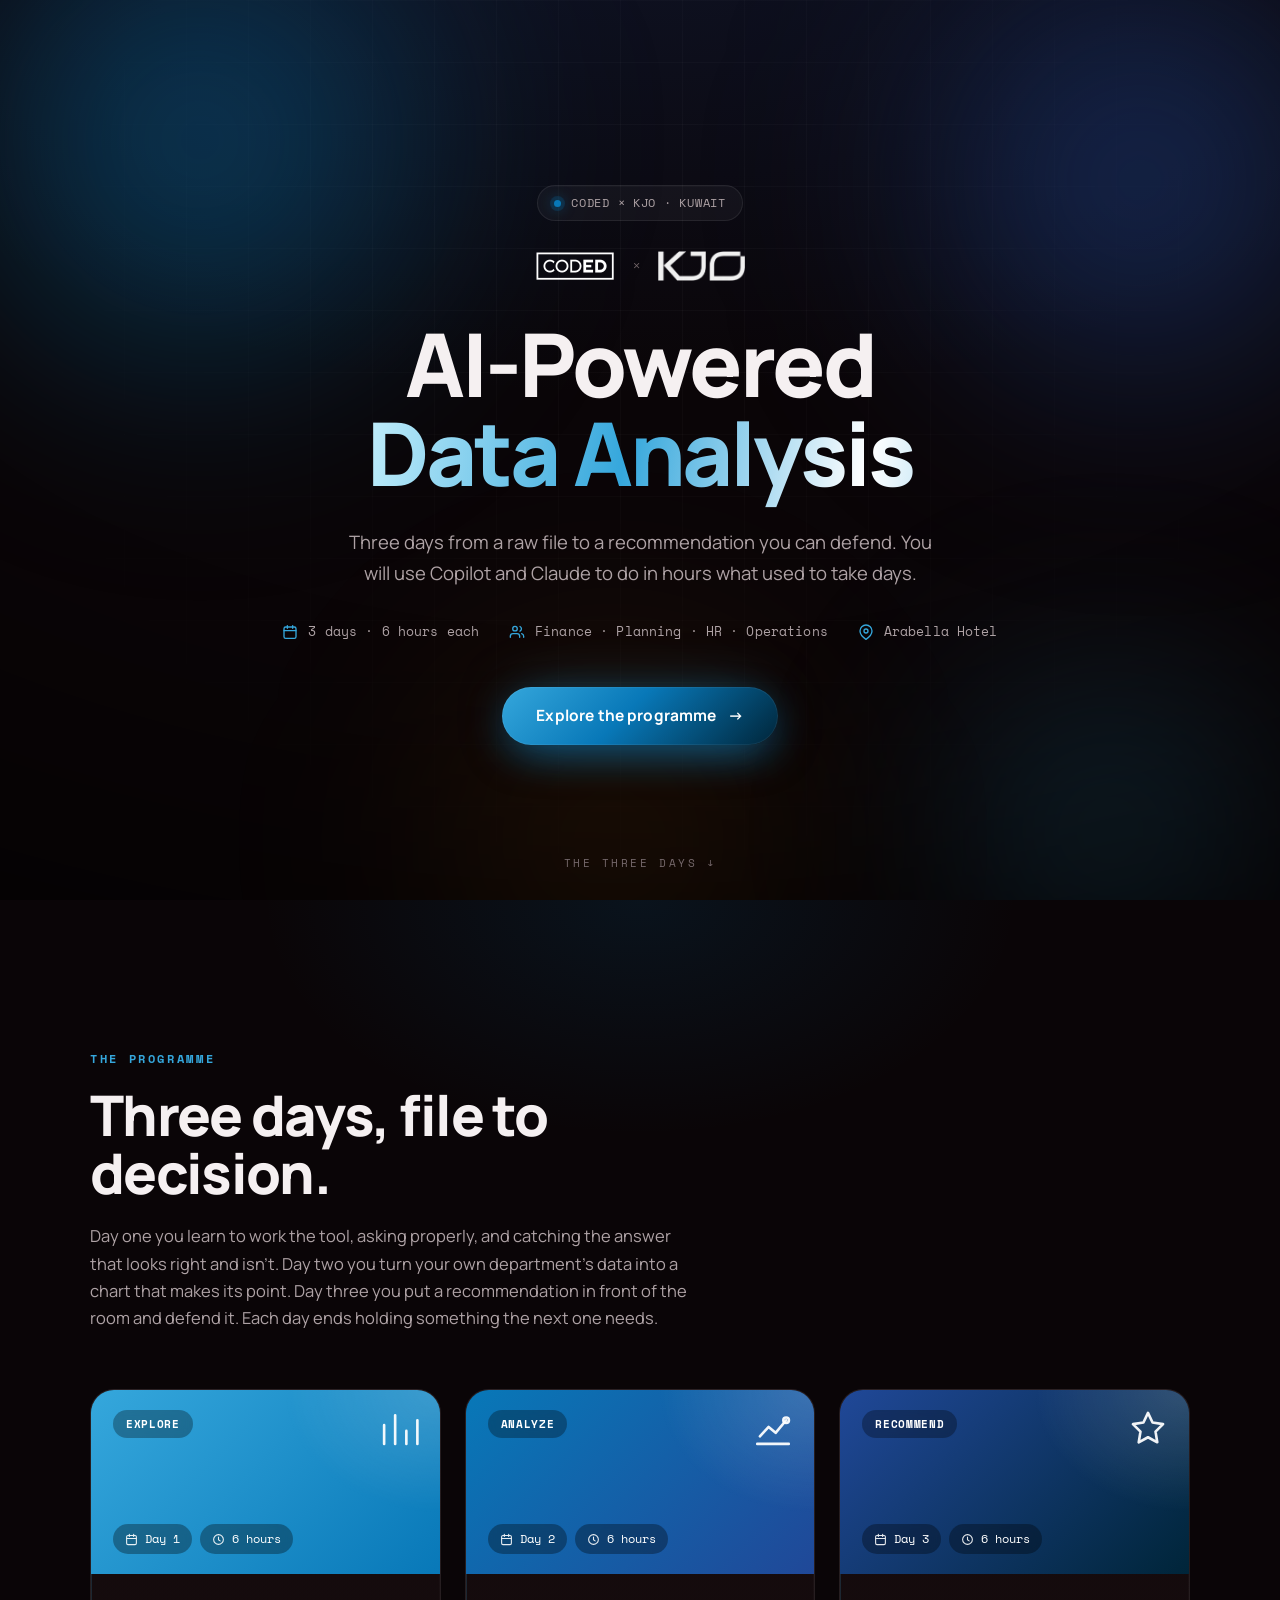
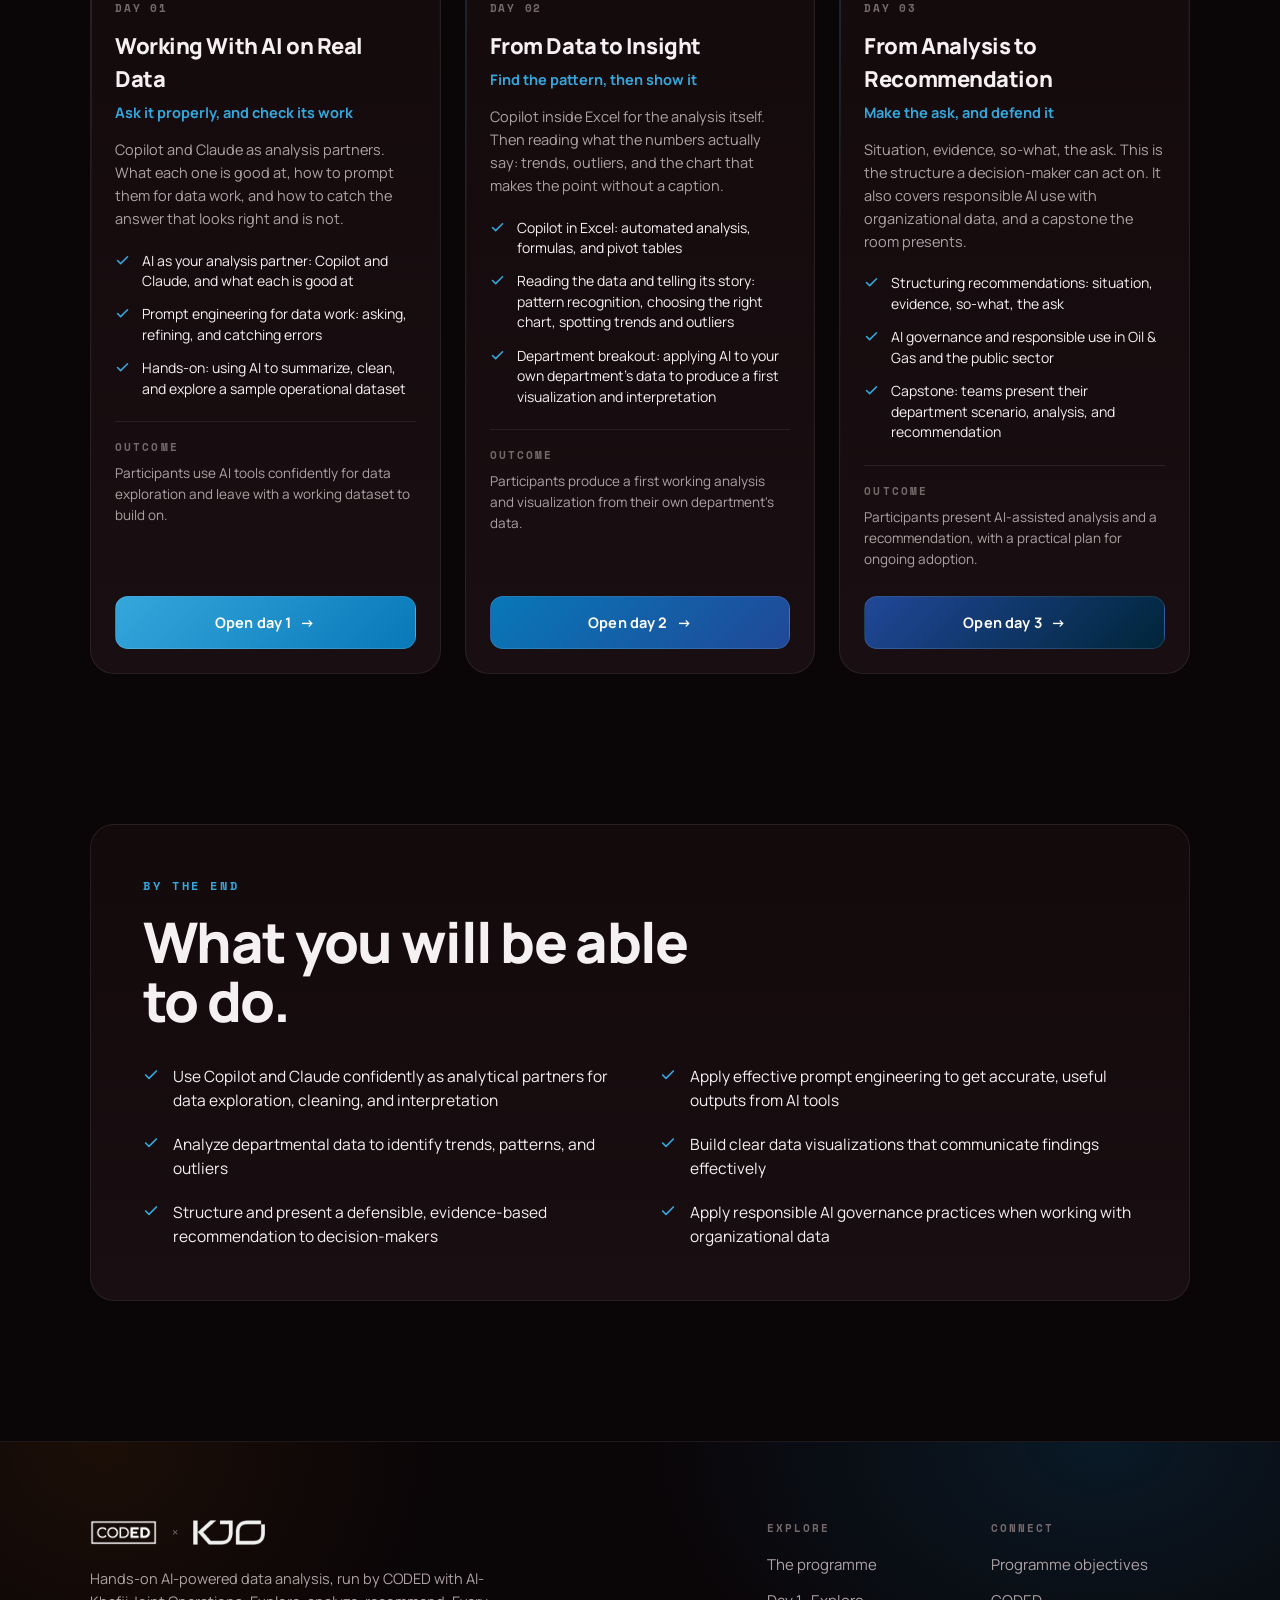
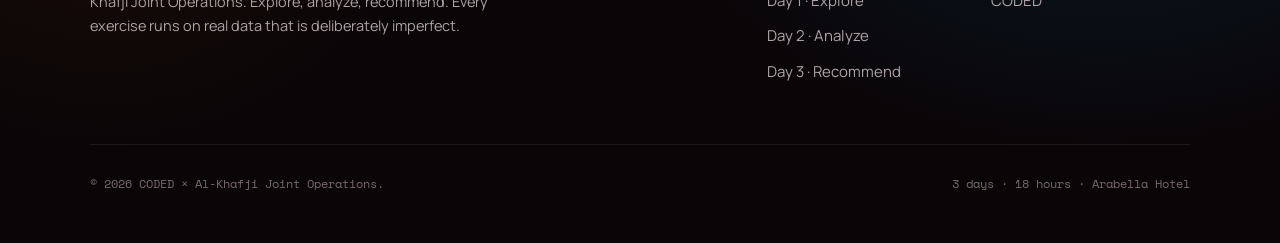
<file: public/index.html>
<!DOCTYPE html>
<html lang="en">
<head>
<meta charset="UTF-8">
<meta name="viewport" content="width=device-width, initial-scale=1.0">
<title>AI-Powered Data Analysis &middot; CODED &times; KJO</title>
<meta name="description" content="From raw data to a defensible recommendation in three days. A three-day workshop run by CODED with Al-Khafji Joint Operations.">
<link rel="preconnect" href="https://fonts.googleapis.com">
<link rel="preconnect" href="https://fonts.gstatic.com" crossorigin>
<link href="https://fonts.googleapis.com/css2?family=Manrope:wght@400;500;600;700;800&family=Space+Mono:wght@400;700&display=swap" rel="stylesheet">
<style>
  :root{
    --base:#0A0507; --card:#130A0C; --card-2:#190E11;
    --ink:#F5F0F1; --ink-dim:#AEA2A5; --ink-faint:#76696C;
    --maroon:#002539; --mid:#204898; --crimson:#0878B8; --rose:#35A7DC; --rose-lt:#C2EEFB;
    --blue:#FF8C00;
    --line:rgba(255,255,255,.08); --line-2:rgba(255,255,255,.15);
    --f:'Manrope',system-ui,sans-serif; --mono:'Space Mono',ui-monospace,monospace;
  }
  *{box-sizing:border-box;margin:0;padding:0}
  html{scroll-behavior:smooth}
  body{background:var(--base);color:var(--ink);font-family:var(--f);
    -webkit-font-smoothing:antialiased;line-height:1.5;overflow-x:hidden}
  a{color:inherit;text-decoration:none}
  a:focus-visible,button:focus-visible{outline:2px solid var(--rose);outline-offset:3px;border-radius:4px}
  .wrap{max-width:1160px;margin:0 auto;padding:0 30px}

  /* ============ HERO ============ */
  .hero{position:relative;min-height:100vh;display:flex;flex-direction:column;
    align-items:center;justify-content:center;text-align:center;padding:120px 28px 90px;overflow:hidden;
    background:radial-gradient(120% 90% at 50% -10%,rgba(32,72,152,.20),transparent 60%),var(--base)}
  .glow{position:absolute;border-radius:50%;filter:blur(90px);pointer-events:none;z-index:0;will-change:transform}
  .g1{width:680px;height:680px;top:-200px;left:-140px;
    background:radial-gradient(circle,rgba(8,120,184,.50),transparent 68%);animation:drift1 19s ease-in-out infinite}
  .g2{width:600px;height:600px;top:-120px;right:-160px;
    background:radial-gradient(circle,rgba(32,72,152,.58),transparent 70%);animation:drift2 23s ease-in-out infinite}
  .g3{width:560px;height:560px;bottom:-220px;left:26%;
    background:radial-gradient(circle,rgba(255,140,0,.13),transparent 70%);animation:drift3 27s ease-in-out infinite}
  .g4{width:460px;height:460px;bottom:-160px;right:-60px;
    background:radial-gradient(circle,rgba(53,167,220,.28),transparent 72%);animation:drift1 25s ease-in-out infinite reverse}
  .hero::before{content:"";position:absolute;inset:0;z-index:1;pointer-events:none;
    background-image:linear-gradient(rgba(255,255,255,.03) 1px,transparent 1px),
      linear-gradient(90deg,rgba(255,255,255,.03) 1px,transparent 1px);
    background-size:62px 62px;
    -webkit-mask:radial-gradient(circle at 50% 26%,#000,transparent 72%);
    mask:radial-gradient(circle at 50% 26%,#000,transparent 72%)}
  .hero::after{content:"";position:absolute;inset:0;z-index:2;pointer-events:none;
    background:radial-gradient(130% 100% at 50% 22%,transparent 48%,rgba(0,0,0,.62))}
  .inner{position:relative;z-index:3;max-width:900px;display:flex;flex-direction:column;align-items:center;
    animation:rise .9s cubic-bezier(.2,.7,.2,1) both}

  .pill{display:inline-flex;align-items:center;gap:10px;padding:8px 16px;border-radius:999px;
    background:rgba(255,255,255,.04);border:1px solid var(--line);backdrop-filter:blur(8px);
    font-family:var(--mono);font-size:12px;letter-spacing:.06em;color:var(--ink-dim);text-transform:uppercase}
  .pill .dot{width:7px;height:7px;border-radius:50%;background:var(--crimson);
    box-shadow:0 0 0 4px rgba(8,120,184,.2),0 0 14px var(--crimson);animation:pulse 2.6s ease-in-out infinite}

  .lockup{display:flex;align-items:center;gap:18px;margin:30px 0 38px}
  .lockup .coded-logo{height:30px;width:auto;display:block}
  .lockup .x{color:var(--ink-faint);font-size:15px;font-weight:300}
  .lockup .kjo-logo{height:30px;width:auto;display:block}

  .headline{font-weight:800;letter-spacing:-.035em;line-height:1.01;font-size:clamp(42px,7.4vw,88px)}
  .headline .accent{
    background:linear-gradient(100deg,var(--rose-lt) 0%,var(--rose) 22%,#ffffff 42%,var(--rose) 62%,var(--crimson) 100%);
    background-size:220% 100%;-webkit-background-clip:text;background-clip:text;color:transparent;
    animation:shimmer 7s linear infinite}
  .sub{max-width:600px;margin:30px auto 0;font-size:clamp(15px,1.65vw,18.5px);line-height:1.64;color:var(--ink-dim)}

  .meta{display:flex;flex-wrap:wrap;gap:11px 30px;justify-content:center;margin-top:34px;
    font-family:var(--mono);font-size:13px;letter-spacing:.01em;color:var(--ink-dim)}
  .meta span{display:inline-flex;align-items:center;gap:10px}
  .meta svg{color:var(--rose);flex:none}

  .cta{position:relative;margin-top:46px;display:inline-flex;align-items:center;gap:11px;padding:17px 34px;border-radius:999px;
    color:#fff;font-size:15.5px;font-weight:700;letter-spacing:.01em;
    background:linear-gradient(135deg,var(--rose) 0%,var(--crimson) 45%,var(--maroon) 100%);
    box-shadow:0 0 0 1px rgba(255,255,255,.06) inset,0 14px 40px -8px rgba(8,120,184,.6),0 0 60px -18px rgba(53,167,220,.7);
    transition:transform .2s,box-shadow .2s}
  .cta:hover{transform:translateY(-3px);
    box-shadow:0 0 0 1px rgba(255,255,255,.1) inset,0 20px 52px -8px rgba(8,120,184,.75),0 0 80px -14px rgba(53,167,220,.85)}
  .cta .arr{transition:transform .2s}.cta:hover .arr{transform:translateX(5px)}
  .scrollhint{position:absolute;bottom:28px;left:50%;transform:translateX(-50%);z-index:3;
    font-family:var(--mono);font-size:10.5px;letter-spacing:.24em;text-transform:uppercase;color:var(--ink-faint)}

  /* ============ PROGRAMME ============ */
  .programme{position:relative;padding:clamp(86px,12vw,150px) 0}
  .programme::before{content:"";position:absolute;top:0;left:50%;transform:translateX(-50%);
    width:min(900px,90%);height:560px;pointer-events:none;
    background:radial-gradient(60% 60% at 50% 0%,rgba(8,120,184,.12),transparent 70%)}
  .eyebrow{position:relative;font-family:var(--mono);font-size:12px;font-weight:700;letter-spacing:.22em;
    text-transform:uppercase;color:var(--rose)}
  .sec-title{position:relative;font-size:clamp(32px,5.2vw,56px);font-weight:800;letter-spacing:-.03em;
    line-height:1.04;margin-top:18px;max-width:16ch}
  .sec-lead{position:relative;max-width:600px;margin-top:20px;color:var(--ink-dim);font-size:16.5px;line-height:1.64}

  .cards{position:relative;display:grid;grid-template-columns:repeat(3,1fr);gap:24px;margin:58px auto 0}
  @media (max-width:1040px){.cards{grid-template-columns:1fr;max-width:470px}}
  .pcard{position:relative;background:linear-gradient(180deg,var(--card),var(--card-2));
    border:1px solid var(--line);border-radius:24px;overflow:hidden;display:flex;flex-direction:column;
    transition:transform .28s cubic-bezier(.2,.7,.2,1),box-shadow .28s}
  .pcard::before{content:"";position:absolute;inset:0;border-radius:24px;padding:1px;
    background:linear-gradient(140deg,rgba(53,167,220,.55),rgba(255,255,255,.05) 38%,transparent 72%);
    -webkit-mask:linear-gradient(#000 0 0) content-box,linear-gradient(#000 0 0);
    -webkit-mask-composite:xor;mask-composite:exclude;opacity:.55;transition:opacity .28s;pointer-events:none}
  .pcard:hover{transform:translateY(-7px);box-shadow:0 28px 64px -22px rgba(8,120,184,.5)}
  .pcard:hover::before{opacity:1}

  .phead{position:relative;height:184px;padding:20px 22px;overflow:hidden}
  .phead::after{content:"";position:absolute;inset:0;pointer-events:none;
    background:radial-gradient(80% 120% at 100% 0%,rgba(255,255,255,.16),transparent 56%)}
  .h-d1{background:linear-gradient(135deg,#35A7DC 0%,#0878B8 100%)}
  .h-d2{background:linear-gradient(135deg,#0878B8 0%,#204898 100%)}
  .h-d3{background:linear-gradient(135deg,#204898 0%,#002539 100%)}
  .cat{position:relative;display:inline-flex;padding:6px 13px;border-radius:999px;background:rgba(0,0,0,.3);
    font-family:var(--mono);font-size:11px;font-weight:700;color:#fff;letter-spacing:.06em;text-transform:uppercase;backdrop-filter:blur(5px)}
  .head-icon{position:absolute;top:18px;right:20px;color:rgba(255,255,255,.94);z-index:2}
  .head-meta{position:absolute;left:22px;bottom:20px;display:flex;flex-wrap:wrap;gap:8px;z-index:2}
  .chip{display:inline-flex;align-items:center;gap:7px;padding:6px 12px;border-radius:999px;
    background:rgba(0,0,0,.32);font-family:var(--mono);font-size:11.5px;color:#fff;backdrop-filter:blur(5px)}
  .chip svg{opacity:.9}

  .pbody{position:relative;padding:26px 24px 24px;display:flex;flex-direction:column;flex:1}
  .kicker{font-family:var(--mono);font-size:11px;font-weight:700;letter-spacing:.16em;text-transform:uppercase;color:var(--ink-faint)}
  .pbody h3{font-size:22px;font-weight:800;letter-spacing:-.02em;margin:14px 0 6px}
  .tagline{font-size:14.5px;font-weight:700;color:var(--rose);margin-bottom:15px}
  .pdesc{font-size:14.5px;line-height:1.58;color:var(--ink-dim)}
  .plist{list-style:none;margin:20px 0 22px;display:flex;flex-direction:column;gap:13px}
  .plist li{display:flex;gap:12px;font-size:14px;line-height:1.46;color:var(--ink)}
  .plist svg{color:var(--rose);flex:none;margin-top:2px}
  .outcome{margin:0 0 26px;padding-top:17px;border-top:1px solid var(--line);
    font-size:13.5px;line-height:1.55;color:var(--ink-dim)}
  .outcome span{display:block;font-family:var(--mono);font-size:10.5px;font-weight:700;letter-spacing:.2em;
    text-transform:uppercase;color:var(--ink-faint);margin-bottom:8px}
  .pbtn{margin-top:auto;display:inline-flex;align-items:center;justify-content:center;gap:9px;
    padding:15px;border-radius:13px;color:#fff;font-size:14.5px;font-weight:700;letter-spacing:.01em;
    border:1px solid rgba(255,255,255,.1);transition:filter .2s,transform .2s,box-shadow .2s}
  .pbtn:hover{filter:brightness(1.12);transform:translateY(-2px);box-shadow:0 12px 30px -10px rgba(8,120,184,.6)}
  .pbtn .arr{transition:transform .2s}.pbtn:hover .arr{transform:translateX(4px)}
  .btn-d1{background:linear-gradient(135deg,#35A7DC,#0878B8)}
  .btn-d2{background:linear-gradient(135deg,#0878B8,#204898)}
  .btn-d3{background:linear-gradient(135deg,#204898,#002539)}

  /* ============ OBJECTIVES ============ */
  .objectives{position:relative;padding:0 0 clamp(86px,12vw,140px)}
  .obj-panel{position:relative;background:linear-gradient(180deg,var(--card),var(--card-2));
    border:1px solid var(--line);border-radius:24px;padding:clamp(30px,4.6vw,52px)}
  .obj-list{list-style:none;margin-top:34px;display:grid;grid-template-columns:repeat(2,1fr);gap:20px 40px}
  @media (max-width:820px){.obj-list{grid-template-columns:1fr}}
  .obj-list li{display:flex;gap:14px;font-size:15.5px;line-height:1.55;color:var(--ink-dim)}
  .obj-list svg{color:var(--rose);flex:none;margin-top:3px}
  .obj-list span{color:var(--ink)}

  /* ============ FOOTER ============ */
  .site-foot{position:relative;border-top:1px solid var(--line);padding:78px 0 50px;overflow:hidden}
  .site-foot::before{content:"";position:absolute;inset:0;pointer-events:none;
    background:radial-gradient(60% 130% at 86% 0%,rgba(8,120,184,.18),transparent 60%),
      radial-gradient(44% 130% at 8% 0%,rgba(255,140,0,.07),transparent 60%)}
  .foot-top{position:relative;display:grid;grid-template-columns:1.5fr 1fr;gap:42px}
  .foot-brand .f-lockup{display:flex;align-items:center;gap:15px}
  .foot-brand .coded-logo{height:25px;width:auto;display:block}
  .foot-brand .x{color:var(--ink-faint);font-size:13px}
  .foot-brand .kjo-logo{height:25px;width:auto;display:block}
  .foot-brand p{margin-top:22px;max-width:400px;font-size:14.5px;line-height:1.62;color:var(--ink-dim)}
  .foot-cols{display:grid;grid-template-columns:1fr 1fr;gap:26px}
  .foot-col h4{font-family:var(--mono);font-size:11px;font-weight:700;letter-spacing:.18em;text-transform:uppercase;color:var(--ink-faint);margin-bottom:18px}
  .foot-col a{display:block;font-size:15px;color:var(--ink-dim);margin-bottom:13px;transition:color .15s,padding .15s}
  .foot-col a:hover{color:var(--rose);padding-left:3px}
  .foot-divider{position:relative;height:1px;background:var(--line);margin:48px 0 30px}
  .foot-bottom{position:relative;display:flex;justify-content:space-between;flex-wrap:wrap;gap:12px;
    font-family:var(--mono);font-size:12px;color:var(--ink-faint)}
  @media (max-width:760px){.foot-top{grid-template-columns:1fr;gap:34px}}

  /* ============ MOTION ============ */
  @keyframes rise{from{opacity:0;transform:translateY(20px)}to{opacity:1;transform:none}}
  @keyframes shimmer{0%{background-position:220% 0}100%{background-position:-20% 0}}
  @keyframes pulse{0%,100%{opacity:1}50%{opacity:.55}}
  @keyframes drift1{0%,100%{transform:translate(0,0)}50%{transform:translate(50px,40px)}}
  @keyframes drift2{0%,100%{transform:translate(0,0)}50%{transform:translate(-44px,32px)}}
  @keyframes drift3{0%,100%{transform:translate(0,0)}50%{transform:translate(38px,-46px)}}
  @media (prefers-reduced-motion:reduce){
    .inner{animation:none}
    .glow{animation:none!important}
    .headline .accent{animation:none;background-position:42% 0}
    .pill .dot{animation:none}
  }
</style>
</head>
<body>

  <!-- ===== HERO ===== -->
  <header class="hero">
    <div class="glow g1"></div><div class="glow g2"></div><div class="glow g3"></div><div class="glow g4"></div>
    <div class="inner">
      <div class="pill"><span class="dot"></span> CODED &times; KJO &middot; Kuwait</div>

      <div class="lockup">
        <img class="coded-logo" src="[data-uri]" alt="CODED">
        <span class="x">&times;</span>
        <img class="kjo-logo" src="[data-uri]" alt="KJO, Al-Khafji Joint Operations">
      </div>

      <h1 class="headline">AI-Powered<br><span class="accent">Data Analysis</span></h1>

      <p class="sub">Three days from a raw file to a recommendation you can defend. You will use Copilot and Claude to do in hours what used to take days.</p>

      <div class="meta">
        <span><svg viewBox="0 0 24 24" width="16" height="16" fill="none" stroke="currentColor" stroke-width="2" stroke-linecap="round" stroke-linejoin="round"><rect x="3" y="4.5" width="18" height="17" rx="2.5"/><path d="M16 2.5v4M8 2.5v4M3 10h18"/></svg> 3 days &middot; 6 hours each</span>
        <span><svg viewBox="0 0 24 24" width="16" height="16" fill="none" stroke="currentColor" stroke-width="2" stroke-linecap="round" stroke-linejoin="round"><path d="M16 20v-1.6a4 4 0 00-4-4H6a4 4 0 00-4 4V20"/><circle cx="9" cy="7" r="3.4"/><path d="M22 20v-1.6a4 4 0 00-3-3.87M16.5 3.7a4 4 0 010 7.1"/></svg> Finance &middot; Planning &middot; HR &middot; Operations</span>
        <span><svg viewBox="0 0 24 24" width="16" height="16" fill="none" stroke="currentColor" stroke-width="2" stroke-linecap="round" stroke-linejoin="round"><path d="M21 10.5c0 6.5-9 12.5-9 12.5s-9-6-9-12.5a9 9 0 0118 0z"/><circle cx="12" cy="10.5" r="3"/></svg> Arabella Hotel</span>
      </div>

      <a href="#programme" class="cta">Explore the programme <span class="arr">&rarr;</span></a>
    </div>
    <div class="scrollhint">the three days &darr;</div>
  </header>

  <!-- ===== PROGRAMME ===== -->
  <section class="programme" id="programme">
    <div class="wrap">
      <div class="eyebrow">The programme</div>
      <h2 class="sec-title">Three days, file to decision.</h2>
      <p class="sec-lead">Day one you learn to work the tool, asking properly, and catching the answer that looks right and isn't. Day two you turn your own department's data into a chart that makes its point. Day three you put a recommendation in front of the room and defend it. Each day ends holding something the next one needs.</p>

      <div class="cards">

        <article class="pcard">
          <div class="phead h-d1">
            <span class="cat">Explore</span>
            <span class="head-icon"><svg viewBox="0 0 24 24" width="42" height="42" fill="none" stroke="currentColor" stroke-width="1.5" stroke-linecap="round" stroke-linejoin="round"><path d="M3.5 20.5V9.8M9.8 20.5V4.2M16.2 20.5v-7.4M22.5 20.5V7"/></svg></span>
            <div class="head-meta">
              <span class="chip"><svg viewBox="0 0 24 24" width="13" height="13" fill="none" stroke="currentColor" stroke-width="2" stroke-linecap="round" stroke-linejoin="round"><rect x="3" y="4.5" width="18" height="17" rx="2.5"/><path d="M16 2.5v4M8 2.5v4M3 10h18"/></svg> Day 1</span>
              <span class="chip"><svg viewBox="0 0 24 24" width="13" height="13" fill="none" stroke="currentColor" stroke-width="2" stroke-linecap="round" stroke-linejoin="round"><circle cx="12" cy="12" r="9"/><path d="M12 7.5v5l3 2"/></svg> 6 hours</span>
            </div>
          </div>
          <div class="pbody">
            <div class="kicker">Day 01</div>
            <h3>Working With AI on Real Data</h3>
            <div class="tagline">Ask it properly, and check its work</div>
            <p class="pdesc">Copilot and Claude as analysis partners. What each one is good at, how to prompt them for data work, and how to catch the answer that looks right and is not.</p>
            <ul class="plist">
              <li><svg viewBox="0 0 24 24" width="15" height="15" fill="none" stroke="currentColor" stroke-width="2.5" stroke-linecap="round" stroke-linejoin="round"><path d="M4 12l5 5L20 6"/></svg> AI as your analysis partner: Copilot and Claude, and what each is good at</li>
              <li><svg viewBox="0 0 24 24" width="15" height="15" fill="none" stroke="currentColor" stroke-width="2.5" stroke-linecap="round" stroke-linejoin="round"><path d="M4 12l5 5L20 6"/></svg> Prompt engineering for data work: asking, refining, and catching errors</li>
              <li><svg viewBox="0 0 24 24" width="15" height="15" fill="none" stroke="currentColor" stroke-width="2.5" stroke-linecap="round" stroke-linejoin="round"><path d="M4 12l5 5L20 6"/></svg> Hands-on: using AI to summarize, clean, and explore a sample operational dataset</li>
            </ul>
            <div class="outcome"><span>Outcome</span>Participants use AI tools confidently for data exploration and leave with a working dataset to build on.</div>
            <a href="coded-ada-day-1.html" class="pbtn btn-d1">Open day 1 <span class="arr">&rarr;</span></a>
          </div>
        </article>

        <article class="pcard">
          <div class="phead h-d2">
            <span class="cat">Analyze</span>
            <span class="head-icon"><svg viewBox="0 0 24 24" width="42" height="42" fill="none" stroke="currentColor" stroke-width="1.5" stroke-linecap="round" stroke-linejoin="round"><path d="M3 20.5h18"/><path d="M4.5 16.2l5-5.4 4 3.4 6-7.2"/><circle cx="19.5" cy="7" r="1.6"/></svg></span>
            <div class="head-meta">
              <span class="chip"><svg viewBox="0 0 24 24" width="13" height="13" fill="none" stroke="currentColor" stroke-width="2" stroke-linecap="round" stroke-linejoin="round"><rect x="3" y="4.5" width="18" height="17" rx="2.5"/><path d="M16 2.5v4M8 2.5v4M3 10h18"/></svg> Day 2</span>
              <span class="chip"><svg viewBox="0 0 24 24" width="13" height="13" fill="none" stroke="currentColor" stroke-width="2" stroke-linecap="round" stroke-linejoin="round"><circle cx="12" cy="12" r="9"/><path d="M12 7.5v5l3 2"/></svg> 6 hours</span>
            </div>
          </div>
          <div class="pbody">
            <div class="kicker">Day 02</div>
            <h3>From Data to Insight</h3>
            <div class="tagline">Find the pattern, then show it</div>
            <p class="pdesc">Copilot inside Excel for the analysis itself. Then reading what the numbers actually say: trends, outliers, and the chart that makes the point without a caption.</p>
            <ul class="plist">
              <li><svg viewBox="0 0 24 24" width="15" height="15" fill="none" stroke="currentColor" stroke-width="2.5" stroke-linecap="round" stroke-linejoin="round"><path d="M4 12l5 5L20 6"/></svg> Copilot in Excel: automated analysis, formulas, and pivot tables</li>
              <li><svg viewBox="0 0 24 24" width="15" height="15" fill="none" stroke="currentColor" stroke-width="2.5" stroke-linecap="round" stroke-linejoin="round"><path d="M4 12l5 5L20 6"/></svg> Reading the data and telling its story: pattern recognition, choosing the right chart, spotting trends and outliers</li>
              <li><svg viewBox="0 0 24 24" width="15" height="15" fill="none" stroke="currentColor" stroke-width="2.5" stroke-linecap="round" stroke-linejoin="round"><path d="M4 12l5 5L20 6"/></svg> Department breakout: applying AI to your own department's data to produce a first visualization and interpretation</li>
            </ul>
            <div class="outcome"><span>Outcome</span>Participants produce a first working analysis and visualization from their own department's data.</div>
            <a href="coded-ada-day-2.html" class="pbtn btn-d2">Open day 2 <span class="arr">&rarr;</span></a>
          </div>
        </article>

        <article class="pcard">
          <div class="phead h-d3">
            <span class="cat">Recommend</span>
            <span class="head-icon"><svg viewBox="0 0 24 24" width="42" height="42" fill="none" stroke="currentColor" stroke-width="1.5" stroke-linecap="round" stroke-linejoin="round"><path d="M12 2.8l2.6 5.5 6 .9-4.3 4.3 1 6.1-5.3-2.9-5.3 2.9 1-6.1L3.4 9.2l6-.9z"/></svg></span>
            <div class="head-meta">
              <span class="chip"><svg viewBox="0 0 24 24" width="13" height="13" fill="none" stroke="currentColor" stroke-width="2" stroke-linecap="round" stroke-linejoin="round"><rect x="3" y="4.5" width="18" height="17" rx="2.5"/><path d="M16 2.5v4M8 2.5v4M3 10h18"/></svg> Day 3</span>
              <span class="chip"><svg viewBox="0 0 24 24" width="13" height="13" fill="none" stroke="currentColor" stroke-width="2" stroke-linecap="round" stroke-linejoin="round"><circle cx="12" cy="12" r="9"/><path d="M12 7.5v5l3 2"/></svg> 6 hours</span>
            </div>
          </div>
          <div class="pbody">
            <div class="kicker">Day 03</div>
            <h3>From Analysis to Recommendation</h3>
            <div class="tagline">Make the ask, and defend it</div>
            <p class="pdesc">Situation, evidence, so-what, the ask. This is the structure a decision-maker can act on. It also covers responsible AI use with organizational data, and a capstone the room presents.</p>
            <ul class="plist">
              <li><svg viewBox="0 0 24 24" width="15" height="15" fill="none" stroke="currentColor" stroke-width="2.5" stroke-linecap="round" stroke-linejoin="round"><path d="M4 12l5 5L20 6"/></svg> Structuring recommendations: situation, evidence, so-what, the ask</li>
              <li><svg viewBox="0 0 24 24" width="15" height="15" fill="none" stroke="currentColor" stroke-width="2.5" stroke-linecap="round" stroke-linejoin="round"><path d="M4 12l5 5L20 6"/></svg> AI governance and responsible use in Oil & Gas and the public sector</li>
              <li><svg viewBox="0 0 24 24" width="15" height="15" fill="none" stroke="currentColor" stroke-width="2.5" stroke-linecap="round" stroke-linejoin="round"><path d="M4 12l5 5L20 6"/></svg> Capstone: teams present their department scenario, analysis, and recommendation</li>
            </ul>
            <div class="outcome"><span>Outcome</span>Participants present AI-assisted analysis and a recommendation, with a practical plan for ongoing adoption.</div>
            <a href="coded-ada-day-3.html" class="pbtn btn-d3">Open day 3 <span class="arr">&rarr;</span></a>
          </div>
        </article>

      </div>
    </div>
  </section>

  <!-- ===== OBJECTIVES ===== -->
  <section class="objectives" id="objectives">
    <div class="wrap">
      <div class="obj-panel">
        <div class="eyebrow">By the end</div>
        <h2 class="sec-title">What you will be able to do.</h2>
        <ul class="obj-list">
        <li><svg viewBox="0 0 24 24" width="16" height="16" fill="none" stroke="currentColor" stroke-width="2.5" stroke-linecap="round" stroke-linejoin="round"><path d="M4 12l5 5L20 6"/></svg> <span>Use Copilot and Claude confidently as analytical partners for data exploration, cleaning, and interpretation</span></li>
        <li><svg viewBox="0 0 24 24" width="16" height="16" fill="none" stroke="currentColor" stroke-width="2.5" stroke-linecap="round" stroke-linejoin="round"><path d="M4 12l5 5L20 6"/></svg> <span>Apply effective prompt engineering to get accurate, useful outputs from AI tools</span></li>
        <li><svg viewBox="0 0 24 24" width="16" height="16" fill="none" stroke="currentColor" stroke-width="2.5" stroke-linecap="round" stroke-linejoin="round"><path d="M4 12l5 5L20 6"/></svg> <span>Analyze departmental data to identify trends, patterns, and outliers</span></li>
        <li><svg viewBox="0 0 24 24" width="16" height="16" fill="none" stroke="currentColor" stroke-width="2.5" stroke-linecap="round" stroke-linejoin="round"><path d="M4 12l5 5L20 6"/></svg> <span>Build clear data visualizations that communicate findings effectively</span></li>
        <li><svg viewBox="0 0 24 24" width="16" height="16" fill="none" stroke="currentColor" stroke-width="2.5" stroke-linecap="round" stroke-linejoin="round"><path d="M4 12l5 5L20 6"/></svg> <span>Structure and present a defensible, evidence-based recommendation to decision-makers</span></li>
        <li><svg viewBox="0 0 24 24" width="16" height="16" fill="none" stroke="currentColor" stroke-width="2.5" stroke-linecap="round" stroke-linejoin="round"><path d="M4 12l5 5L20 6"/></svg> <span>Apply responsible AI governance practices when working with organizational data</span></li>
        </ul>
      </div>
    </div>
  </section>

  <!-- ===== FOOTER ===== -->
  <footer class="site-foot">
    <div class="wrap">
      <div class="foot-top">
        <div class="foot-brand">
          <div class="f-lockup">
            <img class="coded-logo" src="[data-uri]" alt="CODED">
            <span class="x">&times;</span>
            <img class="kjo-logo" src="[data-uri]" alt="KJO, Al-Khafji Joint Operations">
          </div>
          <p>Hands-on AI-powered data analysis, run by CODED with Al-Khafji Joint Operations. Explore, analyze, recommend. Every exercise runs on real data that is deliberately imperfect.</p>
        </div>
        <div class="foot-cols">
          <div class="foot-col">
            <h4>Explore</h4>
            <a href="#programme">The programme</a>
            <a href="coded-ada-day-1.html">Day 1 &middot; Explore</a>
            <a href="coded-ada-day-2.html">Day 2 &middot; Analyze</a>
            <a href="coded-ada-day-3.html">Day 3 &middot; Recommend</a>
          </div>
          <div class="foot-col">
            <h4>Connect</h4>
            <a href="#objectives">Programme objectives</a>
            <a href="https://coded.kw" target="_blank" rel="noopener">CODED</a>
          </div>
        </div>
      </div>
      <div class="foot-divider"></div>
      <div class="foot-bottom">
        <span>&copy; 2026 CODED &times; Al-Khafji Joint Operations.</span>
        <span>3 days &middot; 18 hours &middot; Arabella Hotel</span>
      </div>
    </div>
  </footer>

</body>
</html>
</file>
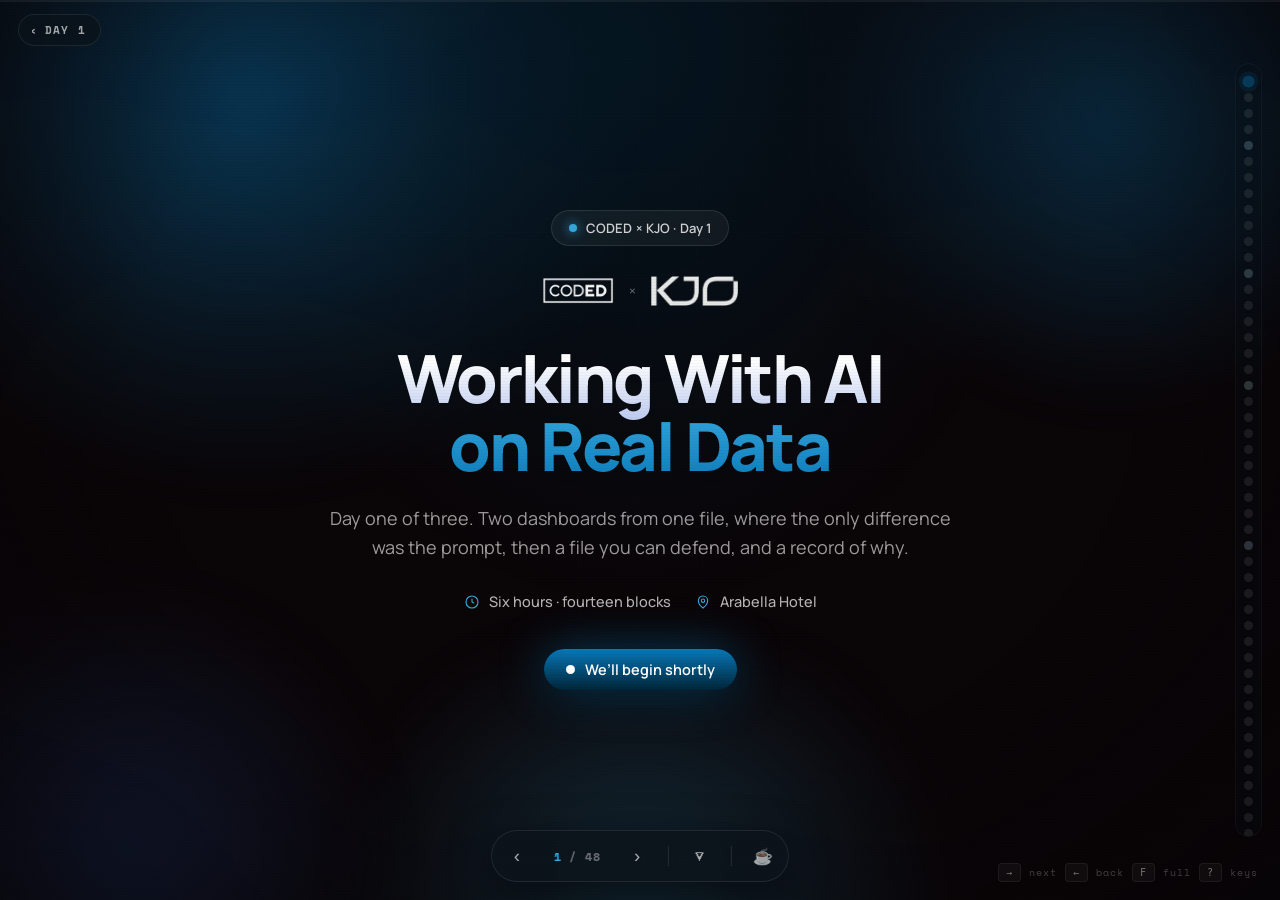
<file: public/coded-ada-day-1-deck.html>
<!DOCTYPE html>
<html lang="en">
<head>
<meta charset="UTF-8">
<meta name="viewport" content="width=device-width, initial-scale=1.0">
<title>Day 1 &middot; Working With AI on Real Data &middot; CODED &times; KJO</title>
<link rel="preconnect" href="https://fonts.googleapis.com">
<link rel="preconnect" href="https://fonts.gstatic.com" crossorigin>
<link href="https://fonts.googleapis.com/css2?family=Manrope:wght@400;500;600;700;800&family=Space+Mono:wght@400;700&display=swap" rel="stylesheet">
<style>

:root{--coded-navy:#14243F;--coded-blue:#004AA3;--coded-blue-lt:#FF8C00;
  --base:#0A0507; --surf:#150A0D; --surf2:#1C0E12; --deep:#240A11; --panel:#120A0C;
  --crimson:#0878B8; --rose:#35A7DC; --rose-lt:#C2EEFB; --maroon:#002539; --mid:#204898;
  --w:#fff;--w8:rgba(255,255,255,.8);--w7:rgba(255,255,255,.7);--w6:rgba(255,255,255,.6);
  --w5:rgba(255,255,255,.5);--w4:rgba(255,255,255,.4);--w3:rgba(255,255,255,.3);
  --w2:rgba(255,255,255,.2);--w1:rgba(255,255,255,.1);--w06:rgba(255,255,255,.06);
  --line:rgba(255,255,255,.09);
  --mf:'Manrope',sans-serif;--mono:'Space Mono',monospace;
}
*,*::before,*::after{box-sizing:border-box;margin:0;padding:0;}
html,body{height:100%;overflow:hidden;font-family:var(--mf);background:var(--base);color:var(--w);}
body::after{content:'';position:fixed;inset:0;z-index:9999;pointer-events:none;background:repeating-linear-gradient(0deg,transparent,transparent 2px,rgba(0,0,0,.025) 2px,rgba(0,0,0,.025) 3px);}
svg{display:block;}
.icn{width:1em;height:1em;stroke:currentColor;fill:none;stroke-width:1.8;stroke-linecap:round;stroke-linejoin:round;flex:none;}

.slide{position:fixed;inset:0;display:none;flex-direction:column;overflow-y:auto;overflow-x:hidden;}
.slide.active{display:flex;}
.slide::-webkit-scrollbar{width:8px;}
.slide::-webkit-scrollbar-thumb{background:var(--w1);border-radius:4px;}

.bg-grid{position:absolute;inset:0;pointer-events:none;background-image:linear-gradient(rgba(255,255,255,.014) 1px,transparent 1px),linear-gradient(90deg,rgba(255,255,255,.014) 1px,transparent 1px);background-size:58px 58px;-webkit-mask:radial-gradient(circle at 50% 26%,#000,transparent 80%);mask:radial-gradient(circle at 50% 26%,#000,transparent 80%);}
.blob{position:absolute;border-radius:50%;pointer-events:none;filter:blur(120px);mix-blend-mode:screen;}
.blob.b1{width:760px;height:760px;background:rgba(8,120,184,.26);top:-280px;right:-200px;animation:blob 22s ease-in-out infinite;}
.blob.b2{width:560px;height:560px;background:rgba(0,37,57,.30);bottom:-180px;left:-140px;animation:blob 28s ease-in-out infinite reverse;}
.blob.b3{width:420px;height:420px;background:rgba(53,167,220,.14);top:40%;left:46%;animation:blob 25s ease-in-out infinite;}
@keyframes blob{0%,100%{transform:translate(0,0) scale(1);}33%{transform:translate(28px,-18px) scale(1.06);}66%{transform:translate(-18px,22px) scale(.95);}}

#prail-wrap{position:fixed;top:0;left:0;right:0;height:2px;z-index:120;background:var(--w06);}
#prail{height:100%;width:0;background:linear-gradient(90deg,var(--coded-blue-lt),var(--coded-blue),var(--crimson),var(--rose));transition:width .4s ease;}

.brand{position:fixed;top:16px;left:112px;z-index:60;display:flex;align-items:center;gap:11px;opacity:.92;}
.brand img.cm{height:15px;width:auto;}
.brand .x{color:var(--w3);font-size:11px;}
.brand img.km{height:23px;width:auto;}

.deck-nav{position:fixed;bottom:18px;left:50%;transform:translateX(-50%);z-index:100;display:flex;align-items:center;gap:8px;background:rgba(12,20,28,.92);backdrop-filter:blur(20px);border:1px solid var(--line);border-radius:40px;padding:6px;box-shadow:0 12px 40px rgba(0,0,0,.5);}
.nav-btn{background:none;border:none;color:var(--w7);cursor:pointer;width:38px;height:38px;border-radius:50%;display:flex;align-items:center;justify-content:center;transition:all .15s;font-size:18px;}
.nav-btn:hover{background:var(--w06);color:var(--w);}
.nav-btn:active{transform:scale(.94);}
.nav-btn.fs{font-size:14px;}
.nav-divider{width:1px;height:20px;background:var(--w1);margin:0 4px;}
.nav-pos{color:var(--w);font-weight:700;letter-spacing:.06em;padding:0 10px;font-size:12px;min-width:54px;text-align:center;font-family:var(--mono);}
.nav-pos .cur{color:var(--rose);}
.nav-pos .tot{color:var(--w4);}

.nav-dots{position:fixed;top:50%;right:18px;transform:translateY(-50%);z-index:90;display:flex;flex-direction:column;gap:7px;padding:13px 8px;background:rgba(12,20,28,.6);backdrop-filter:blur(12px);border:1px solid var(--line);border-radius:30px;opacity:.4;transition:opacity .2s;max-height:86vh;overflow:auto;}
.nav-dots::-webkit-scrollbar{display:none;}
.nav-dots:hover{opacity:1;}
@media(max-width:900px){.nav-dots{display:none;}}
.nav-dot{width:9px;height:9px;border-radius:50%;background:var(--w2);cursor:pointer;border:none;padding:0;transition:all .2s;position:relative;flex:none;}
.nav-dot:hover{background:var(--w5);transform:scale(1.3);}
.nav-dot.active{background:var(--crimson);transform:scale(1.35);box-shadow:0 0 0 3px rgba(8,120,184,.25);}
.nav-dot.sec{background:var(--rose-lt);opacity:.5;}
.nav-dot .nav-tip{position:absolute;right:20px;top:50%;transform:translateY(-50%);background:var(--surf2);border:1px solid var(--line);padding:5px 10px;border-radius:6px;font-family:var(--mono);font-size:10px;color:var(--w);white-space:nowrap;opacity:0;pointer-events:none;transition:opacity .15s;}
.nav-dot:hover .nav-tip{opacity:1;}

#build-hint{position:fixed;bottom:70px;left:50%;z-index:95;display:none;align-items:center;gap:9px;font-family:var(--mono);font-size:10px;color:var(--rose-lt);letter-spacing:.14em;text-transform:uppercase;background:rgba(12,20,28,.88);border:1px solid rgba(8,120,184,.35);border-radius:30px;padding:7px 15px;transform:translateX(-50%);animation:hintBob 1.7s ease-in-out infinite;}
@keyframes hintBob{0%,100%{transform:translateX(-50%) translateY(0);}50%{transform:translateX(-50%) translateY(-3px);}}
#build-hint .bh-dot{width:6px;height:6px;border-radius:50%;background:var(--crimson);animation:bhpulse 1.3s ease infinite;}
@keyframes bhpulse{0%,100%{box-shadow:0 0 0 0 rgba(8,120,184,.6);}50%{box-shadow:0 0 0 6px rgba(8,120,184,0);}}

.kbd-hint{position:fixed;bottom:18px;right:22px;z-index:90;font-family:var(--mono);font-size:10px;color:var(--w4);letter-spacing:.1em;display:flex;align-items:center;gap:8px;opacity:.6;}
.kbd-hint kbd{background:var(--w06);border:1px solid var(--w1);border-radius:4px;padding:3px 7px;color:var(--w7);font-size:10px;}
@media(max-width:1200px){.kbd-hint{display:none;}}

.slide-pad{flex:1;display:flex;flex-direction:column;justify-content:flex-start;padding:84px 70px 96px;position:relative;z-index:2;max-width:1320px;margin:0 auto;width:100%;min-height:100vh;}
@media(max-width:1400px){.slide-pad{padding:80px 54px 96px;}}
@media(max-width:1100px){.slide-pad{padding:72px 32px 96px;}}
@media(max-height:760px){.slide-pad{padding-top:60px;padding-bottom:84px;}}
.slide-pad.center{justify-content:center;}

.eyebrow{font-family:var(--mono);font-size:10px;letter-spacing:.26em;color:var(--rose-lt);text-transform:uppercase;margin-bottom:18px;display:flex;align-items:center;gap:10px;}
.eyebrow::before{content:'';width:32px;height:1px;background:var(--crimson);flex:none;}
.eyebrow .tnum{color:var(--w4);}
.hl{color:var(--rose);} .hl.c{color:var(--crimson);}
.demo-h{font-size:clamp(32px,4.6vw,60px);font-weight:900;line-height:1.04;letter-spacing:-2.2px;margin-bottom:14px;}
.lead{font-size:18px;color:var(--w7);line-height:1.55;max-width:820px;}
.lead b{color:var(--w);font-weight:700;}

.badge{display:inline-flex;align-items:center;gap:8px;padding:5px 12px;border-radius:30px;font-family:var(--mono);font-size:10px;letter-spacing:.16em;text-transform:uppercase;font-weight:700;margin-bottom:18px;}
.badge.disc{background:var(--w06);border:1px solid var(--w1);color:var(--w6);}
.badge.disc .icn{width:13px;height:13px;color:var(--w5);}
.badge.scored{background:rgba(8,120,184,.1);border:1px solid rgba(8,120,184,.34);color:var(--rose);}
.badge.scored .ld{width:7px;height:7px;border-radius:50%;background:var(--crimson);animation:livedot 1.4s ease-in-out infinite;}
@keyframes livedot{0%,100%{box-shadow:0 0 0 0 rgba(8,120,184,.7);}70%{box-shadow:0 0 0 10px rgba(8,120,184,0);}}

.anchor{margin-bottom:8px;background:linear-gradient(135deg,rgba(8,120,184,.12),rgba(8,120,184,.02));border:1px solid rgba(8,120,184,.3);border-left:3px solid var(--crimson);border-radius:0 12px 12px 0;padding:16px 22px;max-width:880px;font-size:17px;line-height:1.5;color:var(--w8);}
.anchor .al{font-family:var(--mono);font-size:9.5px;letter-spacing:.18em;text-transform:uppercase;color:var(--rose-lt);font-weight:700;display:block;margin-bottom:7px;}
.anchor b{color:var(--w);font-weight:800;}

/* build engine */
.b{opacity:0;transform:translateY(16px);transition:opacity .5s cubic-bezier(.2,.7,.2,1),transform .5s cubic-bezier(.2,.7,.2,1);}
.b.in{opacity:1;transform:none;}
.b.step{opacity:1;transform:none;}
.next-up{animation:nextPulse 1.3s ease-in-out infinite;}
@keyframes nextPulse{0%,100%{box-shadow:0 0 0 0 rgba(8,120,184,.5);}50%{box-shadow:0 0 0 8px rgba(8,120,184,0);}}
@keyframes fadeUp{from{opacity:0;transform:translateY(8px);}to{opacity:1;transform:none;}}

/* cover */
#cover .stage{flex:1;display:flex;flex-direction:column;justify-content:center;padding:90px 70px 100px;position:relative;z-index:2;max-width:1320px;margin:0 auto;width:100%;}
@media(max-width:1100px){#cover .stage{padding:80px 32px 100px;}}
#cover .clock{font-family:var(--mono);font-size:11px;color:var(--rose-lt);letter-spacing:.28em;text-transform:uppercase;margin-bottom:26px;display:flex;align-items:center;gap:12px;}
.live-dot{width:8px;height:8px;border-radius:50%;background:var(--crimson);animation:livedot 1.4s ease-in-out infinite;}
#cover .mega{font-size:clamp(44px,7vw,98px);font-weight:900;line-height:.94;letter-spacing:-3.6px;}
#cover .mega .row{overflow:hidden;display:block;}
#cover .mega .word{display:inline-block;opacity:0;transform:translateY(56px);animation:wordIn .9s cubic-bezier(.2,.7,.2,1) forwards;}
@keyframes wordIn{to{opacity:1;transform:translateY(0);}}
#cover .mega .accent{color:var(--rose);}
#cover .sub{margin-top:28px;font-size:19px;color:var(--w7);max-width:700px;line-height:1.5;}
.lock{display:flex;align-items:center;gap:18px;margin-top:38px;}
.lock img.c{height:28px;width:auto;}
.lock img.k{height:34px;width:auto;}
.lock .x{color:var(--w4);font-size:15px;font-weight:300;}

/* roadmap */
.road{display:grid;grid-template-columns:1fr 1fr;gap:12px;margin-top:28px;max-width:1100px;}
@media(max-width:820px){.road{grid-template-columns:1fr;}}
.ritem{display:flex;gap:16px;align-items:flex-start;background:linear-gradient(180deg,rgba(255,255,255,.045),rgba(255,255,255,.012));border:1px solid var(--w1);border-radius:13px;padding:16px 18px;}
.ritem .rn{font-family:var(--mono);font-size:15px;font-weight:700;color:var(--rose);width:30px;flex:none;}
.ritem .rt{font-size:16.5px;font-weight:700;letter-spacing:-.2px;line-height:1.25;}
.ritem .rd{font-size:13px;color:var(--w6);margin-top:4px;line-height:1.4;}
.rtag{font-family:var(--mono);font-size:8.5px;font-weight:700;letter-spacing:.1em;text-transform:uppercase;padding:3px 8px;border-radius:20px;margin-top:8px;display:inline-block;}
.rtag.s{background:rgba(8,120,184,.14);border:1px solid rgba(8,120,184,.3);color:var(--rose);}
.rtag.d{background:var(--w06);border:1px solid var(--w1);color:var(--w5);}

/* analogy cards */
.spread-row{display:grid;grid-template-columns:repeat(3,1fr);gap:16px;margin-top:26px;}
@media(max-width:920px){.spread-row{grid-template-columns:1fr;}}
.sc{background:linear-gradient(180deg,rgba(255,255,255,.045),rgba(255,255,255,.012));border:1px solid var(--w1);border-radius:16px;padding:22px 22px 20px;position:relative;overflow:hidden;}
.sc .sic{font-size:26px;color:var(--rose);margin-bottom:14px;}
.sc .sw{font-family:var(--mono);font-size:10.5px;letter-spacing:.16em;text-transform:uppercase;font-weight:700;color:var(--rose-lt);margin-bottom:8px;}
.sc .st{font-size:20px;font-weight:800;letter-spacing:-.4px;margin-bottom:8px;line-height:1.16;}
.sc .sd{font-size:14.5px;color:var(--w7);line-height:1.5;}
.sc .sd b{color:var(--w);}
.sc .tag{position:absolute;top:16px;right:16px;font-family:var(--mono);font-size:9px;font-weight:700;letter-spacing:.1em;padding:3px 9px;border-radius:20px;background:rgba(8,120,184,.14);border:1px solid rgba(8,120,184,.3);color:var(--rose);}
.punch{margin-top:22px;font-size:22px;font-weight:800;letter-spacing:-.5px;line-height:1.34;max-width:980px;}
.punch b{color:var(--rose);}
.punch .sm{display:block;font-size:15px;font-weight:600;color:var(--w6);margin-top:9px;letter-spacing:0;}

/* technical map */
.map{display:flex;flex-direction:column;gap:11px;margin-top:26px;max-width:1060px;}
.mr{display:grid;grid-template-columns:210px 150px 1fr;align-items:stretch;background:linear-gradient(180deg,rgba(255,255,255,.045),rgba(255,255,255,.012));border:1px solid var(--w1);border-radius:14px;overflow:hidden;}
@media(max-width:820px){.mr{grid-template-columns:1fr;}}
.mr .meta-cell{padding:15px 18px;font-size:14px;color:var(--w7);display:flex;align-items:center;flex-wrap:wrap;gap:6px 9px;border-right:1px solid var(--w1);}
.mr .meta-cell .icn{width:18px;height:18px;color:var(--rose);}
.mr .term-cell{padding:15px 18px;display:flex;align-items:center;border-right:1px solid var(--w1);}
.mr .term{font-family:var(--mono);font-size:15px;font-weight:700;color:var(--rose);letter-spacing:-.2px;}
.mr .mech-cell{padding:15px 20px;font-size:14.5px;color:var(--w8);display:flex;align-items:center;line-height:1.45;}
.mr .mech-cell b{color:var(--w);font-weight:700;}
@media(max-width:820px){.mr .meta-cell,.mr .term-cell{border-right:none;border-bottom:1px solid var(--w1);}}
.spread-anim{flex-basis:100%;margin-top:6px;display:flex;flex-wrap:wrap;gap:6px;max-width:172px;}
.node{width:14px;height:14px;border-radius:4px;background:var(--w1);border:1px solid var(--w2);transition:background .25s,box-shadow .25s,border-color .25s;}
.node.infected{background:var(--crimson);border-color:var(--rose);box-shadow:0 0 10px rgba(8,120,184,.6);}
.keyline{margin-top:22px;background:rgba(8,120,184,.07);border:1px solid rgba(8,120,184,.26);border-radius:13px;padding:18px 22px;font-size:17px;font-weight:700;color:var(--w);max-width:1060px;line-height:1.4;letter-spacing:-.3px;}
.keyline b{color:var(--rose);}

/* shared demo bits */
.demo-h.sm{font-size:clamp(28px,3.6vw,44px);}
.btn{background:var(--crimson);color:#fff;border:none;border-radius:9px;padding:12px 24px;font-family:var(--mf);font-size:15px;font-weight:800;cursor:pointer;transition:all .18s;letter-spacing:-.2px;display:inline-flex;align-items:center;gap:8px;}
.btn:hover{background:var(--rose);transform:translateY(-2px);box-shadow:0 12px 30px rgba(8,120,184,.32);}
.btn.ghost{background:transparent;border:1px solid var(--w2);color:var(--w7);}
.btn.ghost:hover{background:var(--w06);box-shadow:none;}
.btn:disabled{opacity:.4;cursor:not-allowed;transform:none;box-shadow:none;}
.demo-controls{margin-top:16px;display:flex;gap:10px;align-items:center;flex-wrap:wrap;}
.scorepill{font-family:var(--mono);font-size:13px;color:var(--w);background:rgba(8,120,184,.1);border:1px solid rgba(8,120,184,.3);border-radius:30px;padding:6px 14px;font-weight:700;}
.scorepill b{color:var(--rose);}
.src{margin-top:auto;padding-top:22px;font-family:var(--mono);font-size:10px;color:var(--w4);letter-spacing:.04em;line-height:1.5;}
.src strong{color:var(--w6);}

/* case slide */
.case-hero{display:flex;gap:24px;align-items:center;flex-wrap:wrap;margin-top:24px;background:linear-gradient(135deg,rgba(8,120,184,.12),rgba(8,120,184,.02));border:1px solid rgba(8,120,184,.3);border-radius:16px;padding:22px 26px;max-width:1060px;}
.case-hero .big{font-size:64px;font-weight:900;font-family:var(--mono);color:var(--rose);letter-spacing:-3px;line-height:1;}
.case-hero .big .u{font-size:26px;}
.case-hero .ht{flex:1;min-width:260px;font-size:17px;color:var(--w8);line-height:1.42;font-weight:600;}
.case-hero .ht b{color:var(--w);font-weight:800;}
.case-hero .ht .nm{display:block;font-family:var(--mono);font-size:11px;letter-spacing:.16em;text-transform:uppercase;color:var(--rose-lt);margin-bottom:8px;font-weight:700;}
.stat3{display:grid;grid-template-columns:repeat(3,1fr);gap:14px;margin-top:16px;max-width:1060px;}
@media(max-width:680px){.stat3{grid-template-columns:1fr;}}
.st3{background:linear-gradient(180deg,rgba(255,255,255,.045),rgba(255,255,255,.012));border:1px solid var(--w1);border-radius:13px;padding:18px 22px;}
.st3 .v{font-size:36px;font-weight:900;font-family:var(--mono);letter-spacing:-1.5px;line-height:1;color:var(--rose);min-height:36px;}
.st3 .v .u{font-size:17px;}
.st3 .l{font-family:var(--mono);font-size:10px;color:var(--w5);letter-spacing:.12em;text-transform:uppercase;margin-top:11px;}
.flow{margin-top:18px;background:rgba(255,255,255,.02);border:1px solid var(--w1);border-radius:13px;padding:18px 22px;max-width:1060px;}
.flow .fl{font-family:var(--mono);font-size:10px;color:var(--rose-lt);letter-spacing:.16em;text-transform:uppercase;font-weight:700;margin-bottom:14px;}
.flow-steps{display:flex;align-items:stretch;gap:8px;flex-wrap:wrap;}
.fstep{flex:1;min-width:150px;background:rgba(0,0,0,.28);border:1px solid var(--w1);border-radius:10px;padding:13px 14px;}
.fstep .fn{font-family:var(--mono);font-size:9px;color:var(--rose);font-weight:700;letter-spacing:.1em;}
.fstep .fh{font-size:14px;font-weight:700;margin-top:5px;color:var(--w);letter-spacing:-.2px;}
.fstep .fd{font-size:12.5px;color:var(--w6);margin-top:5px;line-height:1.4;}
.kw-hook{margin-top:16px;display:flex;align-items:center;gap:12px;font-size:15.5px;color:var(--w8);background:rgba(8,120,184,.07);border:1px solid rgba(8,120,184,.26);border-radius:12px;padding:15px 20px;max-width:1060px;line-height:1.45;}
.kw-hook .icn{width:22px;height:22px;color:var(--rose);}
.kw-hook b{color:var(--rose);}
.nextup{margin-top:8px;display:flex;align-items:center;gap:16px;background:linear-gradient(180deg,rgba(255,255,255,.045),rgba(255,255,255,.012));border:1px solid var(--w1);border-radius:14px;padding:18px 22px;max-width:680px;}
.nextup .nlbl{font-family:var(--mono);font-size:10px;color:var(--rose-lt);letter-spacing:.16em;text-transform:uppercase;font-weight:700;}
.nextup .nt{font-size:20px;font-weight:800;letter-spacing:-.4px;margin-top:6px;}
.nextup .nt b{color:var(--rose);}
.nextup .nic{font-size:0;margin-left:auto;color:var(--rose);}
.nextup .nic .icn{width:34px;height:34px;}
.close-punch{font-size:clamp(26px,3.4vw,44px);font-weight:900;letter-spacing:-1.5px;line-height:1.14;max-width:1060px;margin-top:8px;}
.close-punch b{color:var(--rose);}

/* ===== TAG demo (T3) ===== */
.tag-wrap{margin-top:22px;max-width:1000px;}
.tag-top{display:flex;align-items:center;justify-content:space-between;flex-wrap:wrap;gap:12px;margin-bottom:14px;}
.tag-round{font-family:var(--mono);font-size:11px;letter-spacing:.14em;text-transform:uppercase;color:var(--w5);font-weight:700;}
.tag-round b{color:var(--rose);}
.scenario{background:var(--panel);border:1px solid var(--w1);border-radius:13px;padding:20px 22px;box-shadow:0 18px 50px rgba(0,0,0,.4);}
.scenario .slbl{font-family:var(--mono);font-size:9.5px;letter-spacing:.18em;text-transform:uppercase;color:var(--rose-lt);font-weight:700;margin-bottom:11px;display:flex;align-items:center;gap:8px;}
.scenario .slbl::before{content:'';width:8px;height:8px;border-radius:50%;background:var(--crimson);}
.scenario .stext{font-size:18px;line-height:1.55;color:var(--w8);}
.scenario .stext b{color:var(--w);}
.tag-opts{display:grid;grid-template-columns:repeat(3,1fr);gap:11px;margin-top:16px;}
@media(max-width:680px){.tag-opts{grid-template-columns:1fr;}}
.topt{background:rgba(0,0,0,.32);border:1.5px solid var(--w1);border-radius:11px;padding:15px 14px;cursor:pointer;transition:all .16s;text-align:center;font-family:var(--mf);color:var(--w);}
.topt:hover{border-color:var(--rose);background:rgba(8,120,184,.08);transform:translateY(-2px);}
.topt .tn{font-size:17px;font-weight:800;letter-spacing:-.3px;}
.topt .tc{font-family:var(--mono);font-size:9.5px;letter-spacing:.06em;text-transform:uppercase;color:var(--w5);margin-top:5px;}
.tag-opts.done .topt{cursor:default;transform:none;}
.topt.correct{border-color:var(--crimson);background:rgba(8,120,184,.16);box-shadow:0 0 0 3px rgba(8,120,184,.14);}
.topt.correct .tc{color:var(--rose);}
.topt.wrongpick{border-color:var(--w2);background:rgba(255,255,255,.02);opacity:.5;}
.topt.wrongpick .tn{text-decoration:line-through;}
.fb{margin-top:14px;padding:15px 18px;border-radius:11px;font-size:15px;line-height:1.5;display:none;font-weight:500;color:var(--w8);}
.fb.show{display:block;animation:fadeUp .4s ease;}
.fb.hit{background:rgba(8,120,184,.09);border:1px solid rgba(8,120,184,.32);}
.fb.miss{background:rgba(255,255,255,.03);border:1px solid var(--w1);}
.fb .verd{font-weight:800;}.fb.hit .verd{color:var(--rose);}.fb.miss .verd{color:var(--w5);}
.fb b{color:var(--w);}
.final{margin-top:16px;padding:18px 22px;border-radius:13px;background:linear-gradient(135deg,rgba(8,120,184,.12),rgba(8,120,184,.02));border:1px solid rgba(8,120,184,.3);display:none;font-size:16px;line-height:1.45;font-weight:600;color:var(--w8);max-width:1000px;}
.final.show{display:block;animation:fadeUp .45s ease;}
.final .fs{font-size:22px;font-weight:900;color:var(--rose);}
.final b{color:var(--w);}

/* ===== ROUTING demo (T1, discuss) ===== */
.route-wrap{margin-top:22px;max-width:1040px;}
.route-q{margin-top:14px;font-size:19px;font-weight:700;color:var(--w);letter-spacing:-.3px;}
.route-q b{color:var(--rose);}
.lanes{display:grid;grid-template-columns:repeat(3,1fr);gap:12px;margin-top:16px;}
@media(max-width:820px){.lanes{grid-template-columns:1fr;}}
.lane{background:linear-gradient(180deg,rgba(255,255,255,.04),rgba(255,255,255,.012));border:1px solid var(--w1);border-radius:13px;padding:16px 16px;opacity:.45;filter:grayscale(.5);transition:opacity .4s,filter .4s,border-color .4s,transform .25s;}
.lane.on{opacity:1;filter:none;border-color:var(--rose);transform:translateY(-2px);}
.lane .ln{font-family:var(--mono);font-size:9.5px;letter-spacing:.12em;text-transform:uppercase;color:var(--rose);font-weight:700;margin-bottom:6px;}
.lane .lt{font-size:16px;font-weight:800;letter-spacing:-.3px;}
.lane .ld2{font-size:13px;color:var(--w6);margin-top:6px;line-height:1.4;}
.route-path{margin-top:16px;background:rgba(8,120,184,.07);border:1px solid rgba(8,120,184,.26);border-radius:12px;padding:16px 20px;display:none;font-size:15.5px;color:var(--w8);line-height:1.5;}
.route-path.show{display:block;animation:fadeUp .4s ease;}
.route-path b{color:var(--rose);}
.route-path .pl{font-family:var(--mono);font-size:9.5px;letter-spacing:.16em;text-transform:uppercase;color:var(--rose-lt);font-weight:700;margin-bottom:8px;}

/* ===== TIMELINE demo (T2, discuss) ===== */
.tl-wrap{margin-top:22px;max-width:1080px;}
.cost-bar{display:flex;align-items:baseline;gap:14px;margin-bottom:16px;}
.cost-now{font-family:var(--mono);font-size:46px;font-weight:900;color:var(--rose);letter-spacing:-2px;line-height:1;}
.cost-lbl{font-family:var(--mono);font-size:10px;letter-spacing:.14em;text-transform:uppercase;color:var(--w5);}
.tline{display:flex;gap:8px;}
@media(max-width:820px){.tline{flex-direction:column;}}
.tl-stage{flex:1;background:linear-gradient(180deg,rgba(255,255,255,.04),rgba(255,255,255,.012));border:1px solid var(--w1);border-radius:12px;padding:15px 15px;opacity:.4;transition:opacity .4s,border-color .4s,transform .3s;position:relative;}
.tl-stage.on{opacity:1;border-color:var(--rose);transform:translateY(-3px);}
.tl-stage .tn{font-family:var(--mono);font-size:9px;color:var(--rose);font-weight:700;letter-spacing:.1em;}
.tl-stage .th{font-size:15px;font-weight:800;margin-top:5px;letter-spacing:-.2px;}
.tl-stage .td{font-size:12.5px;color:var(--w6);margin-top:6px;line-height:1.4;}
.tl-stage .tadd{font-family:var(--mono);font-size:14px;font-weight:700;color:var(--rose);margin-top:9px;opacity:0;transition:opacity .4s;}
.tl-stage.on .tadd{opacity:1;}

/* ===== SIEM demo (T4, scored) ===== */
.siem{margin-top:20px;max-width:1120px;background:var(--panel);border:1px solid var(--w1);border-radius:13px;overflow:hidden;box-shadow:0 18px 50px rgba(0,0,0,.4);}
.siem-bar{background:#170c0f;padding:11px 16px;display:flex;align-items:center;gap:10px;border-bottom:1px solid var(--w1);font-family:var(--mono);font-size:11px;color:var(--w5);}
.siem-bar .dot{width:8px;height:8px;border-radius:50%;background:var(--crimson);}
.siem-bar .ttl{color:var(--w7);font-weight:700;letter-spacing:.04em;}
.siem-bar .hint{margin-left:auto;color:var(--rose-lt);}
.logtable{width:100%;border-collapse:collapse;font-family:var(--mono);font-size:12.5px;}
.logtable th{text-align:left;padding:9px 14px;color:var(--w5);font-size:9.5px;letter-spacing:.12em;text-transform:uppercase;border-bottom:1px solid var(--w1);background:rgba(0,0,0,.25);}
.logrow td{padding:10px 14px;border-bottom:1px solid rgba(255,255,255,.05);color:var(--w7);cursor:pointer;transition:background .15s;}
.logrow:hover td{background:rgba(8,120,184,.06);}
.logrow td .eg{color:var(--w5);}
.logrow.cleared td{cursor:default;}
.logrow.normal td{opacity:.42;}
.logrow.normal td:first-child::after{content:' · normal';color:var(--w4);font-size:10px;}
.logrow.flagged td{background:rgba(8,120,184,.16);color:var(--w);}
.logrow.flagged td .eg{color:var(--rose);font-weight:700;}
.logrow.flagged td:first-child{box-shadow:inset 3px 0 0 var(--crimson);}

/* ===== CHAT demo (T5, scored) ===== */
.chatwin{margin-top:20px;max-width:760px;background:var(--panel);border:1px solid var(--w1);border-radius:15px;overflow:hidden;box-shadow:0 18px 50px rgba(0,0,0,.4);}
.chat-bar{background:#170c0f;padding:12px 18px;border-bottom:1px solid var(--w1);display:flex;align-items:center;gap:11px;}
.chat-av{width:30px;height:30px;border-radius:50%;background:linear-gradient(135deg,var(--maroon),var(--mid));display:flex;align-items:center;justify-content:center;color:var(--rose-lt);}
.chat-av .icn{width:16px;height:16px;}
.chat-who{font-size:14px;font-weight:700;}
.chat-sub{font-family:var(--mono);font-size:10px;color:var(--w5);margin-top:1px;}
.chat-body{padding:18px;display:flex;flex-direction:column;gap:11px;min-height:230px;}
.cmsg{max-width:80%;padding:11px 15px;border-radius:14px;font-size:14.5px;line-height:1.45;animation:fadeUp .3s ease;}
.cmsg.them{align-self:flex-start;background:rgba(255,255,255,.05);border:1.5px solid var(--w1);border-bottom-left-radius:5px;color:var(--w8);}
.cmsg.them.flagable{cursor:pointer;transition:all .15s;}
.cmsg.them.flagable:hover{border-color:var(--rose);background:rgba(8,120,184,.08);}
.cmsg.them.flagged{border-color:var(--crimson);background:rgba(8,120,184,.16);color:var(--w);}
.cmsg.them.flagged::after{content:attr(data-tech);display:block;margin-top:7px;font-family:var(--mono);font-size:9.5px;letter-spacing:.08em;text-transform:uppercase;color:var(--rose);font-weight:700;}
.cmsg.me{align-self:flex-end;background:linear-gradient(135deg,var(--crimson),var(--maroon));color:#fff;border-bottom-right-radius:5px;}
.chat-foot{padding:13px 18px;border-top:1px solid var(--w1);font-family:var(--mono);font-size:11px;color:var(--w5);display:flex;align-items:center;gap:10px;}
.chat-foot b{color:var(--rose);}

/* ===== BEC demo (T6, scored) ===== */
.mail{margin-top:20px;max-width:780px;background:var(--panel);border:1px solid var(--w1);border-radius:13px;overflow:hidden;box-shadow:0 24px 60px rgba(0,0,0,.45);}
.mail-bar{background:#170c0f;padding:10px 16px;display:flex;align-items:center;gap:7px;border-bottom:1px solid var(--w1);}
.mail-bar .d{width:11px;height:11px;border-radius:50%;}
.mail-bar .d.r{background:var(--crimson);}.mail-bar .d.y{background:var(--mid);}.mail-bar .d.g{background:var(--maroon);}
.mail-bar .t{margin-left:auto;font-family:var(--mono);font-size:10.5px;color:var(--w4);}
.mail-head{padding:14px 20px;border-bottom:1px solid var(--w1);}
.mrow{display:flex;gap:10px;font-size:13.5px;margin-bottom:6px;align-items:baseline;}
.mrow .k{font-family:var(--mono);font-size:10px;color:var(--w4);letter-spacing:.08em;text-transform:uppercase;min-width:58px;}
.mrow .v{color:var(--w8);}.mrow .v b{color:var(--w);font-weight:700;}
.msub{font-size:16px;font-weight:800;color:var(--w);letter-spacing:-.3px;}
.mail-body{padding:16px 20px;font-size:14.5px;line-height:1.65;color:var(--w8);}
.mail-body p{margin-bottom:10px;}
.hot{position:relative;border-radius:4px;padding:0 3px;cursor:pointer;border-bottom:1.5px dashed var(--w3);transition:all .15s;}
.hot:hover{background:rgba(8,120,184,.1);border-color:var(--rose);}
.hot.found{background:rgba(8,120,184,.2);border-bottom:1.5px solid var(--crimson);color:var(--w);font-weight:600;}
.hot.found::after{content:'✓';position:absolute;top:-9px;right:-7px;font-size:11px;color:var(--rose);font-weight:900;}
.hot.dud{background:rgba(255,255,255,.05);border-color:var(--w2);}
.hot.dud::after{content:'safe';position:absolute;top:-13px;right:-4px;font-size:8px;font-family:var(--mono);color:var(--w4);}
.bec-tally{margin-top:14px;display:flex;align-items:center;gap:14px;flex-wrap:wrap;}
.bec-prog{font-family:var(--mono);font-size:13px;color:var(--w7);}
.bec-prog b{color:var(--rose);font-size:16px;}

/* ============ PRESENTER LAYER (laser · blank · help) ============ */
.laser{position:fixed;width:18px;height:18px;border-radius:50%;pointer-events:none;z-index:9999;transform:translate(-50%,-50%);display:none;
  background:radial-gradient(circle,#ff4d6a 0%,rgba(255,77,106,.85) 35%,rgba(255,77,106,0) 70%);
  box-shadow:0 0 14px 5px rgba(255,60,90,.65),0 0 40px 14px rgba(255,60,90,.28);}
body.laser-on .laser{display:block;}
body.laser-on *{cursor:none!important;}
.blankscreen{position:fixed;inset:0;background:#06030400;z-index:9998;display:none;align-items:center;justify-content:center;
  transition:background .35s ease;}
.blankscreen.on{display:flex;background:#060304;}
.blankscreen .bk{font-family:var(--mono);font-size:12px;letter-spacing:.2em;text-transform:uppercase;color:rgba(255,255,255,.18);}
.help-overlay{position:fixed;inset:0;background:rgba(6,3,4,.86);backdrop-filter:blur(6px);z-index:10000;display:none;align-items:center;justify-content:center;}
.help-overlay.on{display:flex;animation:fadeUp .25s ease;}
.help-card{background:var(--panel);border:1px solid var(--w1);border-radius:16px;padding:30px 36px;max-width:520px;box-shadow:0 30px 80px rgba(0,0,0,.6);}
.help-card h3{font-family:var(--mf);font-size:20px;font-weight:800;color:var(--w);margin-bottom:18px;letter-spacing:-.4px;}
.help-row{display:flex;align-items:center;gap:14px;margin-bottom:11px;}
.help-row .keys{display:flex;gap:5px;min-width:160px;}
.help-row kbd{font-family:var(--mono);font-size:11px;background:rgba(255,255,255,.07);border:1px solid var(--w2);border-bottom-width:2px;border-radius:6px;padding:4px 9px;color:var(--rose-lt);}
.help-row .what{font-size:14px;color:var(--w7);}
.help-card .hint{margin-top:16px;font-family:var(--mono);font-size:10.5px;color:var(--w4);letter-spacing:.05em;}
.pres-tag{position:fixed;bottom:18px;left:50%;transform:translateX(-50%);z-index:60;font-family:var(--mono);font-size:9.5px;letter-spacing:.14em;text-transform:uppercase;color:var(--w3);background:rgba(0,0,0,.35);border:1px solid var(--w1);border-radius:20px;padding:5px 13px;opacity:0;transition:opacity .3s;pointer-events:none;}
.pres-tag.show{opacity:1;}

/* ============ FLIP CARDS (dynamic concepts) ============ */
.flip-row{display:grid;grid-template-columns:repeat(4,1fr);gap:14px;margin-top:22px;}
@media(max-width:900px){.flip-row{grid-template-columns:repeat(2,1fr);}}
.flip-card{perspective:1200px;height:230px;cursor:pointer;}
.flip-inner{position:relative;width:100%;height:100%;transition:transform .6s cubic-bezier(.4,.2,.2,1);transform-style:preserve-3d;}
.flip-card.flipped .flip-inner{transform:rotateY(180deg);}
.flip-face{position:absolute;inset:0;backface-visibility:hidden;-webkit-backface-visibility:hidden;border-radius:14px;padding:20px 18px;display:flex;flex-direction:column;border:1px solid var(--w1);}
.flip-front{background:linear-gradient(165deg,var(--surf2),var(--panel));align-items:flex-start;justify-content:space-between;}
.flip-front .fi{width:38px;height:38px;color:var(--rose);}
.flip-front .ft{font-family:var(--mf);font-size:19px;font-weight:800;color:var(--w);letter-spacing:-.4px;line-height:1.15;}
.flip-front .tapme{font-family:var(--mono);font-size:9.5px;letter-spacing:.14em;text-transform:uppercase;color:var(--w4);display:flex;align-items:center;gap:6px;}
.flip-front .tapme svg{width:13px;height:13px;}
.flip-back{background:linear-gradient(165deg,var(--deep),var(--maroon));transform:rotateY(180deg);justify-content:center;}
.flip-back .bt{font-family:var(--mono);font-size:10px;letter-spacing:.12em;text-transform:uppercase;color:var(--rose-lt);font-weight:700;margin-bottom:9px;}
.flip-back .bd{font-size:14.5px;line-height:1.5;color:#fff;}
.flip-back .bd b{color:var(--rose-lt);}
.flip-allnote{margin-top:14px;font-family:var(--mono);font-size:11px;color:var(--w5);text-align:center;}

/* ============ RBAC EXERCISE BOARD ============ */
.rbac-top{display:flex;align-items:center;gap:14px;flex-wrap:wrap;margin:6px 0 14px;}
.rbac-prog{font-family:var(--mono);font-size:12px;color:var(--w6);}
.rbac-prog b{color:var(--rose);}
.rbac-pool{display:flex;gap:10px;flex-wrap:wrap;margin-bottom:18px;min-height:48px;padding:14px;background:rgba(0,0,0,.22);border:1px dashed var(--w2);border-radius:12px;}
.rbac-pool .pool-lbl{width:100%;font-family:var(--mono);font-size:9.5px;letter-spacing:.14em;text-transform:uppercase;color:var(--w4);margin-bottom:2px;}
.task-card{font-family:var(--mf);font-size:14px;font-weight:600;color:var(--w);background:linear-gradient(160deg,var(--surf2),var(--panel));border:1.5px solid var(--w2);border-radius:10px;padding:11px 15px;cursor:pointer;transition:all .16s;box-shadow:0 6px 18px rgba(0,0,0,.3);}
.task-card:hover{border-color:var(--rose);transform:translateY(-2px);}
.task-card.sel{border-color:var(--crimson);background:rgba(8,120,184,.18);box-shadow:0 0 0 3px rgba(8,120,184,.22),0 8px 22px rgba(0,0,0,.35);transform:translateY(-2px);}
.task-card.placed{display:none;}
.rbac-board{display:grid;grid-template-columns:repeat(5,1fr);gap:11px;}
@media(max-width:980px){.rbac-board{grid-template-columns:repeat(3,1fr);}}
@media(max-width:620px){.rbac-board{grid-template-columns:repeat(2,1fr);}}
.role-col{background:linear-gradient(180deg,rgba(255,255,255,.035),rgba(255,255,255,.01));border:1.5px solid var(--w1);border-radius:13px;overflow:hidden;cursor:pointer;transition:all .16s;display:flex;flex-direction:column;min-height:172px;}
.role-col:hover{border-color:var(--w3);}
.rbac-armed .role-col{border-color:var(--rose);box-shadow:0 0 0 1px rgba(53,167,220,.25);}
.role-col.flash-bad{animation:flashBad .5s ease;}
.role-col.flash-good{animation:flashGood .5s ease;}
@keyframes flashBad{0%,100%{background:linear-gradient(180deg,rgba(255,255,255,.035),rgba(255,255,255,.01));}40%{background:rgba(8,120,184,.2);}}
@keyframes flashGood{0%,100%{background:linear-gradient(180deg,rgba(255,255,255,.035),rgba(255,255,255,.01));}40%{background:rgba(53,167,220,.16);}}
.role-head{padding:13px 13px 11px;border-bottom:1px solid var(--w1);background:rgba(0,0,0,.2);}
.role-head .rname{font-family:var(--mf);font-size:14px;font-weight:800;color:var(--w);letter-spacing:-.3px;display:flex;align-items:center;gap:8px;}
.role-head .rname svg{width:16px;height:16px;color:var(--rose);flex-shrink:0;}
.role-head .rauth{font-family:var(--mono);font-size:9px;letter-spacing:.08em;text-transform:uppercase;color:var(--w4);margin-top:4px;}
.role-drop{flex:1;padding:9px;display:flex;flex-direction:column;gap:6px;}
.role-drop:empty::after{content:'tap to assign';font-family:var(--mono);font-size:10px;color:var(--w3);margin:auto;}
.assigned{font-family:var(--mf);font-size:11.5px;font-weight:600;color:#fff;background:rgba(8,120,184,.16);border:1px solid rgba(53,167,220,.4);border-radius:7px;padding:7px 9px;line-height:1.25;animation:fadeUp .3s ease;}
.assigned .ck{color:var(--rose);font-weight:800;margin-right:5px;}
.rbac-fb{margin-top:14px;border-radius:11px;padding:0 18px;max-height:0;overflow:hidden;transition:max-height .3s ease,padding .3s ease;}
.rbac-fb.show{max-height:200px;padding:14px 18px;animation:fadeUp .25s ease;}
.rbac-fb.good{background:rgba(8,120,184,.1);border:1px solid rgba(8,120,184,.32);}
.rbac-fb.bad{background:rgba(255,255,255,.03);border:1px solid var(--w2);}
.rbac-fb .fbv{font-family:var(--mono);font-size:10px;letter-spacing:.1em;text-transform:uppercase;font-weight:700;margin-bottom:6px;}
.rbac-fb.good .fbv{color:var(--rose);}
.rbac-fb.bad .fbv{color:var(--rose-lt);}
.rbac-fb .fbt{font-size:14.5px;color:var(--w8);line-height:1.45;}
.rbac-fb .fbt b{color:var(--w);}

/* super-admin climax */
.superadmin{margin-top:20px;background:linear-gradient(135deg,var(--deep),rgba(10,5,7,.6));border:1.5px solid rgba(53,167,220,.4);border-radius:14px;padding:22px 24px;}
.superadmin .sq{font-size:17px;font-weight:700;color:var(--w);line-height:1.5;}
.superadmin .sq b{color:var(--rose);}
.sa-choices{display:flex;gap:12px;margin-top:16px;flex-wrap:wrap;}
.sa-reveal{margin-top:16px;display:none;}
.sa-reveal.show{display:block;animation:fadeUp .4s ease;}
.breach-grid{display:grid;grid-template-columns:repeat(8,1fr);gap:5px;margin:14px 0;}
.breach-grid .bn{aspect-ratio:1;border-radius:4px;background:rgba(255,255,255,.06);transition:background .25s;}
.breach-grid .bn.hit{background:var(--crimson);box-shadow:0 0 10px rgba(8,120,184,.5);}

/* ===== elite: metaphor bridge rows + topic opener ===== */
.topic-eyebrow{font-family:var(--mono);font-size:11px;letter-spacing:.22em;text-transform:uppercase;color:var(--rose-lt);font-weight:700;}
.topic-title{font-family:var(--mf);font-weight:800;font-size:clamp(38px,6vw,72px);line-height:1.02;letter-spacing:-2px;color:var(--w);margin:14px 0 18px;}
.topic-title .hl{color:var(--rose);}
.bridge-tag{display:inline-flex;align-items:center;gap:8px;font-family:var(--mono);font-size:10px;letter-spacing:.1em;text-transform:uppercase;font-weight:700;border-radius:20px;padding:5px 12px;margin-bottom:8px;}
.bridge-tag.story{background:rgba(255,255,255,.05);border:1px solid var(--w2);color:var(--w6);}
.bridge-tag.tech{background:rgba(8,120,184,.12);border:1px solid rgba(8,120,184,.34);color:var(--rose);}
.mr.linkable{cursor:pointer;transition:border-color .15s,transform .15s;}
.mr.linkable:hover{border-color:var(--rose);transform:translateX(3px);}
.mr .lk-note{grid-column:1 / -1;max-height:0;overflow:hidden;opacity:0;transition:max-height .35s ease,opacity .25s ease,margin .3s,padding .3s;font-size:14px;line-height:1.5;color:var(--w8);}
.mr.open{border-color:var(--crimson);background:rgba(8,120,184,.06);}
.mr.open .lk-note{max-height:160px;opacity:1;margin-top:12px;padding-top:12px;border-top:1px solid var(--w1);}
.mr .lk-note .lkb{color:var(--rose);font-weight:700;}
.mr .tap-cue{font-family:var(--mono);font-size:9px;letter-spacing:.1em;text-transform:uppercase;color:var(--w4);margin-left:auto;}
.link-line{margin-top:18px;display:flex;align-items:center;gap:14px;background:linear-gradient(135deg,rgba(8,120,184,.12),rgba(8,120,184,.02));border:1px solid rgba(8,120,184,.3);border-radius:13px;padding:16px 20px;}
.link-line .ll-from{font-size:15px;color:var(--w7);}
.link-line .ll-arrow{color:var(--rose);font-size:20px;flex-shrink:0;}
.link-line .ll-to{font-size:16px;color:var(--w);font-weight:700;}
.link-line .ll-to b{color:var(--rose);}

/* per-term tabs */
.topic-tab{display:inline-block;font-family:var(--mono);font-size:10px;letter-spacing:.18em;text-transform:uppercase;color:var(--rose-lt);background:rgba(8,120,184,.1);border:1px solid rgba(8,120,184,.28);border-radius:20px;padding:5px 13px;font-weight:700;margin-bottom:14px;}
.term-tab{display:inline-block;font-family:var(--mono);font-size:9.5px;letter-spacing:.16em;text-transform:uppercase;color:var(--w5);background:var(--w06);border:1px solid var(--w1);border-radius:20px;padding:4px 12px;font-weight:700;margin-bottom:14px;}
.defbox{background:rgba(8,120,184,.07);border:1px solid rgba(8,120,184,.26);border-left:3px solid var(--crimson);border-radius:11px;padding:16px 20px;font-size:16.5px;color:var(--w9);line-height:1.5;margin:8px 0 6px;}
.defbox .dt{display:inline-block;font-family:var(--mono);font-size:12px;letter-spacing:.08em;font-weight:700;color:var(--rose);background:rgba(8,120,184,.14);border-radius:6px;padding:3px 10px;margin-right:10px;}
.mini{background:var(--panel);border:1px solid var(--w1);border-radius:14px;padding:22px 24px;box-shadow:0 18px 50px rgba(0,0,0,.4);width:100%;}
.mini-q{font-family:var(--mono);font-size:10px;letter-spacing:.14em;text-transform:uppercase;color:var(--rose);font-weight:700;margin-bottom:14px;}
.mini-note{font-size:14px;color:var(--w7);line-height:1.5;margin-top:6px;min-height:20px;} .mini-note b{color:var(--w);} .mini-note.win{color:var(--rose-lt);}
.mc-opts{display:flex;flex-direction:column;gap:10px;margin:6px 0 4px;}
.mc-opt{text-align:left;background:var(--w06);border:1px solid var(--w1);border-radius:11px;padding:13px 16px;color:var(--w8);font-size:14.5px;font-weight:600;cursor:pointer;transition:all .15s;font-family:inherit;}
.mc-opt:hover{border-color:var(--rose);color:var(--w);} .mc-opts.done .mc-opt{cursor:default;} .mc-opts.done .mc-opt:hover{border-color:var(--w1);}
.mc-opt.correct{background:rgba(8,120,184,.16);border-color:var(--rose);color:#fff;} .mc-opt.wrong{opacity:.5;}
.mc-fb{margin-top:14px;border-radius:11px;max-height:0;overflow:hidden;transition:max-height .35s;background:rgba(8,120,184,.06);border:1px solid transparent;} .mc-fb.show{max-height:220px;border-color:rgba(8,120,184,.26);padding:14px 17px;}
.mc-fb .fbh{font-family:var(--mono);font-size:9.5px;letter-spacing:.14em;text-transform:uppercase;font-weight:700;margin-bottom:7px;color:var(--rose);}
.mc-fb .fbt{font-size:14px;color:var(--w8);line-height:1.5;} .mc-fb .fbt b{color:var(--w);}
/* practical hook (password) */
.ph-stage{position:relative;height:100%;display:flex;flex-direction:column;align-items:center;justify-content:center;text-align:center;padding:0 5vw;}
.ph-glow{position:absolute;inset:0;background:radial-gradient(circle at 50% 40%,rgba(8,120,184,.15),transparent 62%);}
.ph-eyebrow{position:relative;font-family:var(--mono);font-size:12px;letter-spacing:.22em;text-transform:uppercase;color:var(--rose-lt);margin-bottom:14px;}
.ph-q{position:relative;font-size:clamp(24px,3.6vw,40px);font-weight:800;color:#fff;letter-spacing:-1px;margin-bottom:20px;}

/* ===== Day-2 demo CSS ===== */
/* ===== DAY 2, PASSWORD demo (T1) ===== */
.pw-demo{margin-top:20px;max-width:1000px;}
.pw-card{background:var(--panel);border:1px solid var(--w1);border-radius:13px;padding:20px 22px;box-shadow:0 18px 50px rgba(0,0,0,.4);}
.pw-label{font-family:var(--mono);font-size:9.5px;letter-spacing:.18em;text-transform:uppercase;color:var(--rose-lt);font-weight:700;margin-bottom:11px;}
.pw-input{width:100%;background:rgba(0,0,0,.35);border:1.5px solid var(--w2);border-radius:10px;padding:14px 16px;font-family:var(--mono);font-size:18px;color:var(--w);letter-spacing:.04em;outline:none;transition:border-color .15s;}
.pw-input:focus{border-color:var(--rose);}
.pw-meter{height:8px;background:rgba(255,255,255,.07);border-radius:5px;margin-top:14px;overflow:hidden;}
.pw-fill{height:100%;width:0;border-radius:5px;transition:width .3s ease,background .3s ease;background:var(--crimson);}
.pw-stats{display:grid;grid-template-columns:repeat(3,1fr);gap:12px;margin-top:16px;}
@media(max-width:680px){.pw-stats{grid-template-columns:1fr;}}
.pw-stat{background:rgba(0,0,0,.25);border:1px solid var(--w1);border-radius:10px;padding:13px 15px;}
.pw-stat .sv{font-family:var(--mono);font-size:21px;font-weight:700;color:var(--rose);letter-spacing:-.5px;}
.pw-stat .sl{font-family:var(--mono);font-size:9.5px;letter-spacing:.1em;text-transform:uppercase;color:var(--w5);margin-top:6px;}
.pw-time{margin-top:16px;display:flex;align-items:baseline;gap:14px;flex-wrap:wrap;}
.pw-time .lab{font-family:var(--mono);font-size:10px;letter-spacing:.12em;text-transform:uppercase;color:var(--w5);}
.pw-time .val{font-family:var(--mono);font-size:30px;font-weight:700;letter-spacing:-1px;color:var(--rose);}
.pw-presets{display:flex;gap:8px;flex-wrap:wrap;margin-top:12px;}
.pw-chip{font-family:var(--mono);font-size:11px;background:var(--w06);border:1px solid var(--w1);border-radius:20px;padding:6px 12px;color:var(--w7);cursor:pointer;transition:all .15s;}
.pw-chip:hover{border-color:var(--rose);color:var(--w);}
.hashbox{margin-top:16px;background:#120a0c;border:1px solid var(--w1);border-radius:12px;padding:18px 20px;}
.hashbox .hv{font-family:var(--mono);font-size:14px;color:var(--rose-lt);word-break:break-all;background:rgba(0,0,0,.3);padding:10px 12px;border-radius:7px;margin:8px 0 4px;border:1px solid var(--w1);}
.crack-feed{font-family:var(--mono);font-size:13px;color:var(--w5);margin-top:12px;min-height:24px;height:24px;overflow:hidden;}
.crack-feed .try{color:var(--w5);}
.cracked-flag{margin-top:14px;display:none;background:linear-gradient(135deg,rgba(8,120,184,.16),rgba(8,120,184,.03));border:1px solid rgba(8,120,184,.4);border-radius:11px;padding:16px 20px;align-items:center;gap:14px;}
.cracked-flag.show{display:flex;animation:fadeUp .4s ease;}
.cracked-flag .flbl{font-family:var(--mono);font-size:9.5px;letter-spacing:.16em;text-transform:uppercase;color:var(--rose-lt);font-weight:700;}
.cracked-flag .fval{font-family:var(--mono);font-size:24px;font-weight:700;color:var(--rose);letter-spacing:-.5px;}

/* ===== STANDARDS mapping board (T2) ===== */
.mapboard{margin-top:20px;max-width:1140px;display:grid;grid-template-columns:300px 1fr;gap:16px;}
@media(max-width:880px){.mapboard{grid-template-columns:1fr;}}
.ctrl-col .cc-lbl,.std-cols .sc-lbl{font-family:var(--mono);font-size:9.5px;letter-spacing:.14em;text-transform:uppercase;color:var(--rose-lt);font-weight:700;margin-bottom:10px;}
.ctrl-chip{display:block;width:100%;text-align:left;background:rgba(0,0,0,.28);border:1.5px solid var(--w1);border-radius:10px;padding:13px 15px;margin-bottom:9px;cursor:pointer;transition:all .15s;color:var(--w);font-family:var(--mf);font-size:14.5px;font-weight:600;}
.ctrl-chip:hover{border-color:var(--rose);transform:translateX(3px);}
.ctrl-chip.active{border-color:var(--crimson);background:rgba(8,120,184,.14);}
.ctrl-chip .ch-sub{font-family:var(--mono);font-size:10px;color:var(--w5);font-weight:400;margin-top:3px;}
.std-cols{display:grid;grid-template-columns:repeat(3,1fr);gap:12px;}
@media(max-width:680px){.std-cols{grid-template-columns:1fr;}}
.std-col{background:linear-gradient(180deg,rgba(255,255,255,.04),rgba(255,255,255,.012));border:1px solid var(--w1);border-radius:12px;padding:16px 14px;transition:all .3s;opacity:.5;}
.std-col.lit{opacity:1;border-color:var(--rose);box-shadow:0 0 0 2px rgba(8,120,184,.12);}
.std-col .stn{font-family:var(--mono);font-size:13px;font-weight:700;color:var(--rose);letter-spacing:-.2px;}
.std-col .sts{font-size:11.5px;color:var(--w5);margin-top:5px;line-height:1.35;}
.std-col .stcheck{margin-top:12px;font-family:var(--mono);font-size:11px;color:var(--w4);min-height:18px;}
.std-col.lit .stcheck{color:var(--rose);}
.map-note{margin-top:14px;background:rgba(8,120,184,.07);border:1px solid rgba(8,120,184,.26);border-radius:11px;padding:14px 18px;font-size:14.5px;color:var(--w8);line-height:1.5;display:none;}
.map-note.show{display:block;animation:fadeUp .3s ease;}
.map-note b{color:var(--rose);}

/* ===== POLICY hotspots (T3) ===== */
.policy-doc{margin-top:20px;max-width:880px;background:var(--panel);border:1px solid var(--w1);border-radius:13px;overflow:hidden;box-shadow:0 18px 50px rgba(0,0,0,.4);}
.policy-bar{background:#170c0f;padding:11px 18px;border-bottom:1px solid var(--w1);font-family:var(--mono);font-size:11px;color:var(--w6);display:flex;align-items:center;gap:9px;}
.policy-bar .icn{width:15px;height:15px;color:var(--rose);}
.policy-body{padding:20px 24px;font-size:14.5px;line-height:1.9;color:var(--w8);}
.policy-body .ph{font-family:var(--mono);font-size:10px;letter-spacing:.1em;text-transform:uppercase;color:var(--w5);margin:14px 0 6px;}
.policy-body .ph:first-child{margin-top:0;}
.pgap{position:relative;border-radius:4px;padding:1px 4px;cursor:pointer;border-bottom:1.5px dashed var(--w3);transition:all .15s;font-weight:600;color:var(--w);}
.pgap:hover{background:rgba(8,120,184,.1);border-color:var(--rose);}
.pgap.open{background:rgba(8,120,184,.18);border-bottom:1.5px solid var(--crimson);}
.pgap-note{margin-top:14px;border-radius:11px;padding:0;max-height:0;overflow:hidden;transition:max-height .3s ease;background:rgba(8,120,184,.07);border:1px solid transparent;}
.pgap-note.show{max-height:240px;border-color:rgba(8,120,184,.26);padding:15px 18px;margin-top:14px;}
.pgap-note .gh{font-family:var(--mono);font-size:9.5px;letter-spacing:.14em;text-transform:uppercase;color:var(--rose);font-weight:700;margin-bottom:7px;}
.pgap-note .gw{font-size:14.5px;color:var(--w8);line-height:1.5;}
.pgap-note .gw b{color:var(--w);}
.pgap-note .gfix{margin-top:8px;font-size:13.5px;color:var(--rose-lt);}
.pgap-prog{margin-bottom:14px;font-family:var(--mono);font-size:12px;color:var(--w6);}
.pgap-prog b{color:var(--rose);}

/* ===== CAPSTONE tabletop (T4) ===== */
.tt-wrap{margin-top:18px;max-width:1040px;}
.tt-meta{display:flex;align-items:center;gap:12px;flex-wrap:wrap;margin-bottom:14px;}
.tt-clock{font-family:var(--mono);font-size:13px;color:var(--rose);font-weight:700;background:rgba(8,120,184,.1);border:1px solid rgba(8,120,184,.3);border-radius:30px;padding:6px 14px;}
.tt-phase{font-family:var(--mono);font-size:10px;letter-spacing:.12em;text-transform:uppercase;color:var(--w5);}
.tt-phase b{color:var(--rose);}
.tt-stage{background:var(--panel);border:1px solid var(--w1);border-radius:13px;padding:20px 22px;box-shadow:0 18px 50px rgba(0,0,0,.4);}
.tt-sit{font-size:17px;line-height:1.55;color:var(--w);font-weight:600;}
.tt-sit b{color:var(--rose);}
.tt-opts{display:flex;flex-direction:column;gap:10px;margin-top:16px;}
.tt-opt{text-align:left;background:rgba(0,0,0,.3);border:1.5px solid var(--w1);border-radius:11px;padding:14px 16px;cursor:pointer;transition:all .15s;color:var(--w8);font-family:var(--mf);font-size:15px;line-height:1.4;}
.tt-opt:hover{border-color:var(--rose);background:rgba(8,120,184,.07);color:var(--w);}
.tt-opt .ok{font-family:var(--mono);font-size:11px;font-weight:700;color:var(--w5);margin-right:9px;}
.tt-opts.done .tt-opt{cursor:default;}
.tt-opt.picked{border-color:var(--crimson);background:rgba(8,120,184,.12);color:var(--w);}
.tt-opt.dim{opacity:.4;}
.tt-conseq{margin-top:14px;border-radius:11px;padding:15px 18px;font-size:14.5px;line-height:1.5;display:none;}
.tt-conseq.show{display:block;animation:fadeUp .35s ease;}
.tt-conseq.good{background:rgba(8,120,184,.1);border:1px solid rgba(8,120,184,.32);}
.tt-conseq.bad{background:rgba(255,255,255,.03);border:1px solid var(--w1);}
.tt-conseq .cv{font-weight:800;}
.tt-conseq.good .cv{color:var(--rose);}
.tt-conseq.bad .cv{color:var(--w5);}
.tt-conseq b{color:var(--w);}
.tt-pts{font-family:var(--mono);font-size:12px;font-weight:700;margin-left:8px;}
.tt-pts.p{color:var(--rose);}.tt-pts.z{color:var(--w4);}
.tt-final{margin-top:16px;padding:22px 24px;border-radius:14px;background:linear-gradient(135deg,rgba(8,120,184,.14),rgba(8,120,184,.02));border:1px solid rgba(8,120,184,.34);display:none;}
.tt-final.show{display:block;animation:fadeUp .45s ease;}
.tt-final .tg{font-size:48px;font-weight:900;font-family:var(--mono);color:var(--rose);letter-spacing:-2px;line-height:1;}
.tt-final .tgl{font-size:18px;font-weight:800;color:var(--w);margin-top:8px;}
.tt-final .tgd{font-size:14.5px;color:var(--w7);margin-top:10px;line-height:1.55;}
.tt-final .tgd b{color:var(--rose);}
.cert-badge{margin-top:16px;display:inline-flex;align-items:center;gap:10px;font-family:var(--mono);font-size:10.5px;letter-spacing:.12em;text-transform:uppercase;color:var(--rose);background:rgba(8,120,184,.1);border:1px solid rgba(8,120,184,.34);border-radius:30px;padding:8px 16px;font-weight:700;}
.cert-badge .icn{width:15px;height:15px;}

/* ===== PRESENTER LAYER (laser · blank · help) ===== */
.laser{position:fixed;width:18px;height:18px;border-radius:50%;pointer-events:none;z-index:9999;transform:translate(-50%,-50%);display:none;background:radial-gradient(circle,#ff4d6a 0%,rgba(255,77,106,.85) 35%,rgba(255,77,106,0) 70%);box-shadow:0 0 14px 5px rgba(255,60,90,.65),0 0 40px 14px rgba(255,60,90,.28);}
body.laser-on .laser{display:block;}
body.laser-on *{cursor:none!important;}
.blankscreen{position:fixed;inset:0;background:#06030400;z-index:9998;display:none;align-items:center;justify-content:center;transition:background .35s ease;}
.blankscreen.on{display:flex;background:#060304;}
.blankscreen .bk{font-family:var(--mono);font-size:12px;letter-spacing:.2em;text-transform:uppercase;color:rgba(255,255,255,.18);}
.help-overlay{position:fixed;inset:0;background:rgba(6,3,4,.86);backdrop-filter:blur(6px);z-index:10000;display:none;align-items:center;justify-content:center;}
.help-overlay.on{display:flex;}
.help-card{background:var(--panel);border:1px solid var(--w1);border-radius:16px;padding:30px 36px;max-width:520px;box-shadow:0 30px 80px rgba(0,0,0,.6);}
.help-card h3{font-family:var(--mf);font-size:20px;font-weight:800;color:var(--w);margin-bottom:18px;letter-spacing:-.4px;}
.help-row{display:flex;align-items:center;gap:14px;margin-bottom:11px;}
.help-row .keys{display:flex;gap:5px;min-width:160px;}
.help-row kbd{font-family:var(--mono);font-size:11px;background:rgba(255,255,255,.07);border:1px solid var(--w2);border-bottom-width:2px;border-radius:6px;padding:4px 9px;color:var(--rose-lt);}
.help-row .what{font-size:14px;color:var(--w7);}
.help-card .hint{margin-top:16px;font-family:var(--mono);font-size:10.5px;color:var(--w4);letter-spacing:.05em;}
.pres-tag{position:fixed;bottom:54px;left:50%;transform:translateX(-50%);z-index:60;font-family:var(--mono);font-size:9.5px;letter-spacing:.14em;text-transform:uppercase;color:var(--w3);background:rgba(0,0,0,.35);border:1px solid var(--w1);border-radius:20px;padding:5px 13px;opacity:0;transition:opacity .3s;pointer-events:none;}
.pres-tag.show{opacity:1;}


/* ===== COVER / STANDBY ===== */
.cover-wrap{position:relative;height:100%;display:flex;flex-direction:column;align-items:center;justify-content:center;text-align:center;padding:0 6vw;}
.cover-glow{position:absolute;inset:0;background:radial-gradient(circle at 50% 42%,rgba(8,120,184,.20),transparent 60%);animation:coverPulse 5.5s ease-in-out infinite;}
@keyframes coverPulse{0%,100%{opacity:.6}50%{opacity:1}}
.cover-eyebrow{position:relative;font-family:var(--mono);font-size:13px;letter-spacing:.28em;text-transform:uppercase;color:var(--rose-lt);margin-bottom:26px;}
.cover-title{position:relative;font-size:clamp(46px,8vw,108px);font-weight:800;line-height:.97;letter-spacing:-2px;color:#fff;margin:0 0 30px;}
.cover-day{position:relative;display:flex;align-items:center;gap:16px;margin-bottom:34px;flex-wrap:wrap;justify-content:center;}
.cd-badge{font-family:var(--mono);font-size:14px;font-weight:700;letter-spacing:.2em;color:#fff;background:rgba(8,120,184,.18);border:1px solid rgba(8,120,184,.42);border-radius:30px;padding:8px 18px;}
.cd-sub{font-size:clamp(17px,2.4vw,25px);color:var(--w8);font-weight:600;}
.cover-hold{position:relative;font-size:16px;color:var(--w5);margin-bottom:44px;display:flex;align-items:center;gap:10px;}
.cover-hold .pulse{width:9px;height:9px;border-radius:50%;background:var(--rose);box-shadow:0 0 0 0 rgba(53,167,220,.6);animation:dotPulse 1.8s ease-out infinite;}
@keyframes dotPulse{0%{box-shadow:0 0 0 0 rgba(53,167,220,.5)}70%{box-shadow:0 0 0 12px rgba(53,167,220,0)}100%{box-shadow:0 0 0 0 rgba(53,167,220,0)}}
.cover-lock{position:relative;}
.cover-cue{position:absolute;bottom:40px;left:50%;transform:translateX(-50%);font-family:var(--mono);font-size:12px;letter-spacing:.12em;color:var(--w4);display:flex;align-items:center;gap:8px;}
.cover-cue kbd{background:var(--w06);border:1px solid var(--w2);border-bottom-width:2px;border-radius:6px;padding:2px 9px;color:var(--w7);font-family:var(--mono);}

/* ===== co-branded cover ===== */
.cover-amb{position:absolute;inset:0;background:radial-gradient(circle at 27% 44%,rgba(36,58,98,.55),transparent 44%),radial-gradient(circle at 73% 54%,rgba(8,120,184,.20),transparent 50%);animation:coverPulse 6s ease-in-out infinite;}
.cover-eyebrow{position:relative;display:flex;align-items:center;gap:11px;flex-wrap:wrap;justify-content:center;font-family:var(--mono);font-size:13px;letter-spacing:.2em;text-transform:uppercase;margin-bottom:28px;color:var(--w5);}
.ce-coded{color:var(--coded-blue-lt);font-weight:700;letter-spacing:.16em;}
.ce-kibs{color:var(--rose-lt);font-weight:700;letter-spacing:.16em;}
.ce-x{color:var(--w4);font-weight:400;}
.ce-sep{color:var(--w5);letter-spacing:.14em;border-left:1px solid var(--w2);padding-left:11px;}
.cover-title{font-size:clamp(38px,6.4vw,86px)!important;}
.ct-acc{color:var(--rose-lt);}
.cover-rule{position:relative;width:150px;height:4px;border-radius:3px;margin:2px auto 32px;background:linear-gradient(90deg,var(--coded-blue-lt),var(--coded-blue),var(--crimson),var(--rose));}

/* ===== professional cover (CODED × partner ramp, ref-matched) ===== */
#cover .bg-grid{opacity:.5;}
.cv2{position:relative;height:100%;display:flex;flex-direction:column;align-items:center;justify-content:center;text-align:center;padding:0 6vw;z-index:2;}
.cv2-bg{position:absolute;inset:0;overflow:hidden;z-index:0;}
.cv2-blue{position:absolute;width:62vw;height:62vw;top:-26vw;left:-18vw;border-radius:50%;background:radial-gradient(circle,rgba(46,92,184,.40),transparent 60%);filter:blur(26px);}
.cv2-red{position:absolute;width:50vw;height:50vw;top:2vw;right:-18vw;border-radius:50%;background:radial-gradient(circle,rgba(8,120,184,.26),transparent 60%);filter:blur(26px);}
.cv2-violet{position:absolute;width:44vw;height:44vw;bottom:-18vw;right:8vw;border-radius:50%;background:radial-gradient(circle,rgba(132,38,96,.20),transparent 60%);filter:blur(34px);}
.cv2-vig{position:absolute;inset:0;background:radial-gradient(ellipse at 50% 42%,transparent 55%,rgba(5,4,7,.55) 100%);}
.cv2-pill{position:relative;display:inline-flex;align-items:center;gap:9px;background:rgba(255,255,255,.05);border:1px solid var(--w1);border-radius:30px;padding:8px 17px;font-size:13px;font-weight:600;letter-spacing:.01em;color:var(--w8);margin-bottom:30px;backdrop-filter:blur(8px);}
.cv2-pill .dot{width:8px;height:8px;border-radius:50%;background:var(--coded-blue-lt);box-shadow:0 0 11px var(--coded-blue-lt);animation:cvDot 2.2s ease-in-out infinite;}
@keyframes cvDot{0%,100%{opacity:1}50%{opacity:.35}}
.cv2-logos{position:relative;display:flex;align-items:center;gap:20px;margin-bottom:38px;}
.cv2-logos img{height:25px;width:auto;opacity:.96;}
.cv2-logos img.k{height:30px;}
.cv2-logos .lx{color:var(--w4);font-size:13px;font-weight:300;}
.cv2-title{position:relative;font-family:var(--mf);font-weight:800;font-size:clamp(34px,5.2vw,74px);line-height:1.02;letter-spacing:-2.2px;margin:0 0 24px;color:#fff;}
.cv2-t1{background:linear-gradient(180deg,#ffffff 30%,#b9c8ee);-webkit-background-clip:text;background-clip:text;color:transparent;}
.cv2-t2{background:linear-gradient(110deg,#f3dde2,var(--rose-lt) 45%,var(--crimson));-webkit-background-clip:text;background-clip:text;color:transparent;}
.cv2-sub{position:relative;max-width:640px;font-size:clamp(15px,1.85vw,18px);line-height:1.62;color:var(--w6);margin:0 0 30px;}
.cv2-meta{position:relative;display:flex;align-items:center;gap:24px;flex-wrap:wrap;justify-content:center;margin-bottom:38px;}
.cv2-mi{display:flex;align-items:center;gap:9px;font-size:14.5px;color:var(--w7);font-weight:500;}
.cv2-mi svg{width:16px;height:16px;stroke:var(--rose);fill:none;stroke-width:1.7;flex:none;}
.cv2-daybadge{font-family:var(--mono);font-size:12px;font-weight:700;letter-spacing:.14em;color:#fff;background:rgba(8,120,184,.18);border:1px solid rgba(8,120,184,.42);border-radius:8px;padding:4px 11px;}
.cv2-standby{position:relative;display:inline-flex;align-items:center;gap:10px;background:rgba(255,255,255,.045);border:1px solid var(--w1);border-radius:30px;padding:11px 22px;font-size:14.5px;font-weight:600;color:var(--w8);backdrop-filter:blur(8px);}
.cv2-standby .pdot{width:9px;height:9px;border-radius:50%;background:var(--rose);box-shadow:0 0 0 0 rgba(53,167,220,.55);animation:dotPulse 1.9s ease-out infinite;}
.cv2-cue{position:absolute;bottom:32px;left:50%;transform:translateX(-50%);font-family:var(--mono);font-size:11.5px;letter-spacing:.12em;color:var(--w4);display:flex;align-items:center;gap:8px;z-index:3;}
.cv2-cue kbd{background:var(--w06);border:1px solid var(--w2);border-bottom-width:2px;border-radius:6px;padding:2px 8px;color:var(--w7);}

/* ===== cover BG v2: crimson-dominant (partner) + CODED blue accent ===== */
.cv2-r1{position:absolute;width:74vw;height:62vw;top:-24vw;left:-18vw;border-radius:50%;background:radial-gradient(circle,rgba(8,120,184,.44),rgba(8,120,184,.12) 42%,transparent 66%);filter:blur(20px);}
.cv2-r2{position:absolute;width:58vw;height:50vw;top:-16vw;right:-16vw;border-radius:50%;background:radial-gradient(circle,rgba(8,120,184,.32),transparent 60%);filter:blur(24px);}
.cv2-r3{position:absolute;width:66vw;height:42vw;bottom:-22vw;left:50%;transform:translateX(-50%);border-radius:50%;background:radial-gradient(circle,rgba(53,167,220,.24),transparent 62%);filter:blur(28px);}
.cv2-b1{position:absolute;width:48vw;height:48vw;bottom:-20vw;left:-14vw;border-radius:50%;background:radial-gradient(circle,rgba(46,92,184,.26),transparent 60%);filter:blur(30px);}
.cv2-wash{position:absolute;inset:0;background:radial-gradient(ellipse at 50% 6%,rgba(0,37,57,.50),transparent 46%);}
.cv2-pill .dot{background:var(--rose)!important;box-shadow:0 0 11px var(--rose)!important;}
.cv2-t2{background:linear-gradient(180deg,var(--rose) 8%,var(--crimson))!important;-webkit-background-clip:text!important;background-clip:text!important;color:transparent!important;}
.cv2-mi svg{stroke:var(--rose)!important;}
.cv2-standby{background:linear-gradient(180deg,var(--crimson),var(--maroon))!important;color:#fff!important;border:none!important;box-shadow:0 0 48px rgba(8,120,184,.45),0 12px 34px rgba(0,0,0,.45)!important;}
.cv2-standby .pdot{background:#fff!important;box-shadow:0 0 0 0 rgba(255,255,255,.55)!important;}
.cv2-cue{text-transform:uppercase!important;letter-spacing:.22em!important;font-size:11px!important;color:var(--w4)!important;}

/* ===== screen-fit: center content, scale prose, persistent brandmark ===== */
.slide-pad{justify-content:safe center!important;}
.demo-h{font-size:clamp(34px,4.8vw,66px)!important;}
.demo-h.sm{font-size:clamp(30px,3.9vw,50px)!important;}
.lead{font-size:clamp(18px,1.55vw,22px)!important;max-width:880px!important;}
.anchor{font-size:clamp(17px,1.5vw,21.5px)!important;max-width:940px!important;}
.keyline{font-size:clamp(17px,1.5vw,21px)!important;}
.defbox{font-size:clamp(16.5px,1.5vw,20.5px)!important;}
.ll-from,.ll-to{font-size:clamp(14px,1.2vw,17px)!important;}
.topic-tab,.term-tab{font-size:clamp(10px,.95vw,12px)!important;}
.mini-q{font-size:clamp(13px,1.05vw,15px)!important;}
.mc-opt{font-size:clamp(14.5px,1.25vw,17px)!important;}
.case-hero .big{font-size:clamp(60px,8vw,108px)!important;}
.road .rt{font-size:clamp(17px,1.5vw,21px)!important;}
.road .rd{font-size:clamp(14px,1.2vw,16.5px)!important;}
/* persistent lockup on every content slide */
.brandmark{position:fixed;bottom:16px;left:20px;z-index:88;display:flex;align-items:center;gap:9px;opacity:.5;transition:opacity .35s;pointer-events:none;}
.brandmark img{height:15px;width:auto;}
.brandmark img.k{height:20px;}
.brandmark .bx{color:var(--w4);font-size:11px;font-weight:300;}
body.hide-brand .brandmark{opacity:0;}

/* ===== analogy dynamic visuals ===== */
.ana-row{display:flex;align-items:center;gap:42px;margin-top:14px;width:100%;}
.ana-text{flex:1;min-width:0;}
.ana-text .anchor{max-width:none!important;}
.ana-viz{flex:none;width:min(46%,450px);}
.ana-viz .viz{width:100%;height:auto;display:block;overflow:visible;}
.viz-lbl{font-family:var(--mono);font-size:12px;fill:var(--w6);letter-spacing:.04em;}
.viz-lbl.dim{fill:var(--w4);}
@media(max-width:900px){.ana-row{flex-direction:column;align-items:flex-start;}.ana-viz{width:100%;max-width:360px;align-self:center;}}
@keyframes iceBob{0%,100%{transform:translateY(0)}50%{transform:translateY(7px)}}
.ice-berg{animation:iceBob 4.5s ease-in-out infinite;}
@keyframes iceMass{0%,100%{opacity:.4}50%{opacity:.78}}
.ice-mass{animation:iceMass 4.5s ease-in-out infinite;}
@keyframes iceWater{to{stroke-dashoffset:-22}}
.ice-water{animation:iceWater 1.4s linear infinite;}
@keyframes iceSpark{0%,100%{opacity:.2}50%{opacity:1}}
.ice-spark{animation:iceSpark 2.4s ease-in-out infinite;}
@keyframes tapMove{0%{transform:translateX(0);opacity:0}8%{opacity:1}92%{opacity:1}100%{transform:translateX(384px);opacity:0}}
.tap-pulse{animation:tapMove 2.4s linear infinite;}
.tap-pulse.d2{animation-delay:.8s}.tap-pulse.d3{animation-delay:1.6s}
@keyframes tapDrop{0%,38%{transform:translateY(0);opacity:0}44%{opacity:1}96%{transform:translateY(84px);opacity:0}100%{opacity:0}}
.tap-drop{animation:tapDrop 2.4s linear infinite;}
@keyframes tapEar{0%,100%{opacity:.55}50%{opacity:1}}
.tap-ear{animation:tapEar 2.4s ease-in-out infinite;}
@keyframes clkSpin{to{transform:rotate(360deg)}}
.clk-sec{transform-box:view-box;transform-origin:170px 170px;animation:clkSpin 2.4s linear infinite;}
@keyframes clkRing{0%,100%{transform:scale(1);opacity:.25}50%{transform:scale(.9);opacity:.6}}
.clk-ring{transform-box:view-box;transform-origin:170px 170px;animation:clkRing 2.4s ease-in-out infinite;}
@keyframes keyTry{0%{transform:translateX(0);opacity:0}9%{opacity:1}48%{transform:translateX(162px);opacity:1}53%{transform:translateX(150px)}58%{transform:translateX(162px)}80%{transform:translateX(162px);opacity:0}100%{transform:translateX(0);opacity:0}}
.key{animation:keyTry 3.3s ease-in-out infinite;}
.key.k2{animation-delay:1.1s}.key.k3{animation-delay:2.2s}

/* ===== Phase A: facilitation + cinematic ===== */
.slide[data-act]::before{content:attr(data-act);position:absolute;top:5%;right:5%;font-family:var(--mf);font-weight:900;font-size:clamp(120px,21vw,290px);line-height:.8;color:rgba(8,120,184,.06);z-index:1;pointer-events:none;letter-spacing:-7px;animation:actIn 1s cubic-bezier(.2,.8,.2,1) both;}
@keyframes actIn{0%{opacity:0;transform:translateX(50px) scale(.9)}100%{opacity:1;transform:none}}
@keyframes slam{0%{transform:scale(.72);opacity:0}55%{transform:scale(1.07);opacity:1}100%{transform:scale(1);opacity:1}}
.case-hero.in .big{animation:slam .6s cubic-bezier(.2,.85,.25,1) both;text-shadow:0 0 42px rgba(8,120,184,.4);}
.oc-list{display:flex;flex-direction:column;gap:13px;margin-top:6px;max-width:940px;width:100%;}
.oc-item{display:flex;align-items:flex-start;gap:14px;background:rgba(8,120,184,.06);border:1px solid rgba(8,120,184,.22);border-radius:13px;padding:15px 19px;}
.oc-check{flex:none;width:26px;height:26px;border-radius:7px;background:rgba(8,120,184,.16);border:1px solid var(--rose);display:flex;align-items:center;justify-content:center;margin-top:1px;}
.oc-check svg{width:15px;height:15px;stroke:var(--rose-lt);fill:none;stroke-width:2.6;}
.oc-txt{font-size:clamp(16px,1.5vw,20px);color:var(--w9);line-height:1.45;}.oc-txt b{color:#fff;}
.brk,.qc{position:relative;height:100%;display:flex;flex-direction:column;align-items:center;justify-content:center;text-align:center;padding:0 6vw;}
.brk-eyebrow{font-family:var(--mono);font-size:13px;letter-spacing:.26em;text-transform:uppercase;color:var(--rose-lt);margin-bottom:18px;}
.brk-title{font-size:clamp(48px,9vw,118px);font-weight:800;color:#fff;letter-spacing:-3px;margin-bottom:6px;}
.brk-clock{font-family:var(--mono);font-size:clamp(42px,7vw,82px);font-weight:700;color:var(--rose);letter-spacing:2px;margin:12px 0;text-shadow:0 0 36px rgba(8,120,184,.3);}
.brk-back{font-size:clamp(16px,1.8vw,22px);color:var(--w7);}.brk-back b{color:#fff;}
.qc-marks{font-family:var(--mf);font-weight:900;font-size:clamp(80px,15vw,190px);color:rgba(8,120,184,.15);letter-spacing:14px;margin-bottom:2px;line-height:1;}
.qc-title{font-size:clamp(30px,4.4vw,54px);font-weight:800;color:#fff;letter-spacing:-1.5px;margin-bottom:14px;}
.qc-sub{font-size:clamp(16px,1.75vw,21px);color:var(--w7);max-width:700px;line-height:1.5;}.qc-sub b{color:var(--rose-lt);}
#extimer{position:fixed;top:22px;left:50%;transform:translateX(-50%);z-index:130;display:none;align-items:center;gap:13px;background:rgba(20,10,13,.95);border:1px solid rgba(8,120,184,.5);border-radius:40px;padding:10px 24px;box-shadow:0 16px 50px rgba(0,0,0,.6);backdrop-filter:blur(16px);}
#extimer.show{display:flex;}
#extimer.warn{animation:exFlash .6s ease-in-out infinite;}
@keyframes exFlash{0%,100%{box-shadow:0 0 0 0 rgba(53,167,220,.45)}50%{box-shadow:0 0 0 9px rgba(53,167,220,0)}}
.ex-lbl{font-family:var(--mono);font-size:10px;letter-spacing:.18em;text-transform:uppercase;color:var(--w6);}
.ex-time{font-family:var(--mono);font-size:26px;font-weight:700;color:#fff;min-width:78px;text-align:center;}
.ex-time.warn{color:var(--rose);}

/* ===== analogy scene library ===== */
@keyframes vPulse{0%,100%{opacity:.3}50%{opacity:1}}
@keyframes vGlow{0%,100%{opacity:.28}50%{opacity:.72}}
@keyframes vScaleP{0%,100%{transform:scale(1)}50%{transform:scale(1.08)}}
@keyframes vBlink{0%,88%,100%{opacity:1}93%{opacity:.12}}
@keyframes vDash{to{stroke-dashoffset:-20}}
@keyframes vRise{0%{transform:translateY(0);opacity:0}25%{opacity:.7}100%{transform:translateY(-46px);opacity:0}}
.vp{animation:vPulse 2.4s ease-in-out infinite}
.vp2{animation:vPulse 2.4s ease-in-out infinite;animation-delay:.55s}
.vp3{animation:vPulse 2.4s ease-in-out infinite;animation-delay:1.1s}
.vp4{animation:vPulse 2.4s ease-in-out infinite;animation-delay:1.65s}
.vp5{animation:vPulse 2.4s ease-in-out infinite;animation-delay:2.2s}
.vg{animation:vGlow 2.6s ease-in-out infinite}
.vsc{transform-box:fill-box;transform-origin:center;animation:vScaleP 2.6s ease-in-out infinite}
.vbl{transform-box:fill-box;transform-origin:center;animation:vBlink 3.4s ease-in-out infinite}
.vdash{animation:vDash 1.4s linear infinite}
.vrise{animation:vRise 2.8s ease-in-out infinite}
.vrise2{animation:vRise 2.8s ease-in-out infinite;animation-delay:.9s}
.vrise3{animation:vRise 2.8s ease-in-out infinite;animation-delay:1.8s}
@keyframes vScan{0%{transform:translateX(-60px);opacity:.2}50%{opacity:.7}100%{transform:translateX(120px);opacity:.2}}
.vscan{animation:vScan 3s ease-in-out infinite}
@keyframes vMag{0%,100%{transform:translateY(-16px)}50%{transform:translateY(30px)}}
.vmag{animation:vMag 3.4s ease-in-out infinite}
@keyframes vSpin{to{transform:rotate(360deg)}}
.vhand{transform-box:view-box;transform-origin:210px 180px;animation:vSpin 2.2s linear infinite}
@keyframes vInfA{0%,22%{stroke:var(--w5);fill:rgba(255,255,255,.015)}38%,100%{stroke:var(--rose);fill:rgba(8,120,184,.12)}}
@keyframes vInfB{0%,48%{stroke:var(--w5);fill:rgba(255,255,255,.015)}62%,100%{stroke:var(--rose);fill:rgba(8,120,184,.12)}}
@keyframes vInfC{0%,72%{stroke:var(--w5);fill:rgba(255,255,255,.015)}86%,100%{stroke:var(--rose);fill:rgba(8,120,184,.12)}}
@keyframes vLinkA{0%,22%{opacity:0}38%,100%{opacity:.8}}
@keyframes vLinkB{0%,48%{opacity:0}62%,100%{opacity:.8}}
@keyframes vLinkC{0%,72%{opacity:0}86%,100%{opacity:.8}}
.vinfA{animation:vInfA 4s ease-in-out infinite}.vinfB{animation:vInfB 4s ease-in-out infinite}.vinfC{animation:vInfC 4s ease-in-out infinite}
.vlinkA{animation:vLinkA 4s ease-in-out infinite}.vlinkB{animation:vLinkB 4s ease-in-out infinite}.vlinkC{animation:vLinkC 4s ease-in-out infinite}
@keyframes vRing{0%{transform:scale(.25);opacity:.8}100%{transform:scale(1.7);opacity:0}}
.vring{transform-box:view-box;transform-origin:210px 140px;animation:vRing 2.4s ease-out infinite}
.vr2{animation-delay:.8s}.vr3{animation-delay:1.6s}
@keyframes vLightAll{0%,30%{stroke:var(--w5);fill:rgba(255,255,255,.015)}45%,100%{stroke:var(--rose);fill:rgba(8,120,184,.12)}}
.vlightall{animation:vLightAll 2.4s ease-in-out infinite}
@keyframes vLift{0%,30%{transform:translateY(0) rotate(0)}55%,100%{transform:translateY(-30px) rotate(-10deg)}}
.vlift{transform-box:fill-box;transform-origin:center;animation:vLift 4s ease-in-out infinite}
@keyframes vReveal{0%,38%{opacity:0;transform:scale(.5)}60%,100%{opacity:1;transform:scale(1)}}
.vreveal{transform-box:fill-box;transform-origin:center;animation:vReveal 4s ease-in-out infinite}
@keyframes vExfil{0%{transform:translateX(150px);opacity:0}12%{opacity:1}88%{opacity:1}100%{transform:translateX(344px);opacity:0}}
.vexfil{animation:vExfil 3s linear infinite}.vx2{animation-delay:1.5s}
@keyframes vStamp{0%,55%{opacity:0;transform:scale(1.4)}66%{opacity:1;transform:scale(1)}90%{opacity:1}100%{opacity:0}}
.vstamp{transform-box:fill-box;transform-origin:center;animation:vStamp 4s ease-in-out infinite}
@keyframes vLift2{0%,35%{transform:translateX(0) rotate(0)}60%,100%{transform:translateX(42px) rotate(8deg)}}
.vlift2{transform-box:fill-box;transform-origin:center;animation:vLift2 4s ease-in-out infinite}
@keyframes vRoll{0%,60%{opacity:1;transform:translateY(0)}70%{opacity:.15;transform:translateY(-7px)}82%,100%{opacity:1;transform:translateY(0)}}
.vroll{animation:vRoll 3.2s ease-in-out infinite}.vroll2{animation:vRoll 3.2s ease-in-out infinite;animation-delay:.4s}
@keyframes vDraw{to{stroke-dashoffset:0}}
.vdraw{stroke-dasharray:240;stroke-dashoffset:240;animation:vDraw 2.6s ease-in-out infinite alternate}
@keyframes vDoor{0%,30%{transform:rotateY(0)}60%,100%{transform:rotate(34deg)}}
.vdoor{transform-box:fill-box;transform-origin:left center;animation:vDoor 4s ease-in-out infinite}
@keyframes vUnlock{0%,15%{opacity:.3}30%,100%{opacity:1}}
.vunlA{animation:vUnlock 3.2s ease-in-out infinite}
.vunlB{animation:vUnlock 3.2s ease-in-out infinite;animation-delay:.7s}
.vunlC{animation:vUnlock 3.2s ease-in-out infinite;animation-delay:1.4s}
@keyframes vFly{0%{transform:translateX(0);opacity:0}12%{opacity:1}45%{transform:translateX(96px);opacity:1}52%{transform:translateX(88px)}80%{transform:translateX(96px);opacity:0}100%{opacity:0}}
.vfly{animation:vFly 3.3s ease-in-out infinite}.vfly2{animation:vFly 3.3s ease-in-out infinite;animation-delay:1.1s}.vfly3{animation:vFly 3.3s ease-in-out infinite;animation-delay:2.2s}

.vdraw{stroke-dasharray:400;stroke-dashoffset:400;animation:vDraw 2.8s ease-in-out infinite alternate}
@keyframes vDoor{0%,30%{transform:rotate(0)}60%,100%{transform:rotate(-34deg)}}
.vblend{transform-box:view-box;transform-origin:210px 150px;animation:vSpin .6s linear infinite}
.deck-back{position:fixed;top:14px;left:18px;z-index:61;display:flex;align-items:center;gap:7px;text-decoration:none;font-family:var(--mono);font-size:11px;font-weight:700;letter-spacing:.1em;text-transform:uppercase;color:var(--w7);background:rgba(12,20,28,.82);border:1px solid var(--line);border-radius:30px;padding:7px 14px 7px 11px;backdrop-filter:blur(12px);opacity:.9;transition:all .18s;}
.deck-back svg{width:13px;height:13px;fill:none;stroke:var(--crimson);stroke-width:2.4;stroke-linecap:round;stroke-linejoin:round;transition:transform .18s,stroke .18s;}
.deck-back:hover{opacity:1;color:#fff;border-color:var(--rose);background:rgba(8,120,184,.2);}
.deck-back:hover svg{transform:translateX(-2px);stroke:var(--rose-lt);}
.deck-back:focus-visible{outline:2px solid var(--rose);outline-offset:2px;}
@media(max-width:620px){.deck-back span{display:none;}.deck-back{padding:8px;left:12px;}}

/* on-demand break timer */
.brkbtn{font-size:16px}
.break-pick{position:fixed;inset:0;z-index:300;display:none;align-items:center;justify-content:center;background:rgba(8,5,7,.72);backdrop-filter:blur(8px)}
.break-pick.on{display:flex}
.bp-card{background:linear-gradient(180deg,var(--surf2),var(--surf));border:1px solid var(--w1);border-radius:22px;padding:30px 30px 24px;width:min(440px,90vw);box-shadow:0 30px 80px rgba(0,0,0,.6);text-align:center}
.bp-h{font:800 24px/1.1 var(--mf);color:#fff;letter-spacing:-.5px}
.bp-sub{font:500 14px/1.5 var(--mf);color:var(--w6);margin:8px 0 22px}
.bp-chips{display:flex;gap:9px;justify-content:center;flex-wrap:wrap;margin-bottom:16px}
.bp-chip{background:var(--w06);border:1px solid var(--w1);color:#fff;border-radius:11px;padding:12px 16px;font:700 15px/1 var(--mono);cursor:pointer;transition:all .14s}
.bp-chip:hover{background:var(--crimson);border-color:var(--crimson);transform:translateY(-2px)}
.bp-custom{display:flex;gap:8px;margin-bottom:18px}
.bp-custom input{flex:1;min-width:0;background:var(--base);border:1.5px solid var(--w1);color:#fff;border-radius:11px;padding:12px 14px;font:600 15px/1 var(--mono)}
.bp-custom input:focus{outline:none;border-color:var(--crimson)}
.bp-go{flex:none;background:linear-gradient(180deg,var(--crimson),var(--mid));color:#fff;border:none;border-radius:11px;padding:0 18px;font:800 14px/1 var(--mf);cursor:pointer}
.bp-cancel{background:none;border:none;color:var(--w5);font:600 13px/1 var(--mf);cursor:pointer;padding:6px}
.bp-cancel:hover{color:var(--w8)}
.break-ov{position:fixed;inset:0;z-index:290;display:none;align-items:center;justify-content:center;background:var(--base);overflow:hidden}
.break-ov.on{display:flex}
.break-ov .brk{position:relative;z-index:2;text-align:center}
.brk-clock.over{color:var(--w5);text-shadow:none;animation:brkpulse 1.1s ease-in-out infinite}
@keyframes brkpulse{0%,100%{opacity:.45}50%{opacity:1}}
.bo-cta{margin-top:26px;display:flex;gap:12px;justify-content:center}
.bo-btn{background:var(--w06);border:1px solid var(--w1);color:#fff;border-radius:12px;padding:13px 22px;font:700 14px/1 var(--mf);cursor:pointer;transition:all .14s}
.bo-btn:hover{background:var(--w1);transform:translateY(-2px)}
.bo-btn.end{background:linear-gradient(180deg,var(--crimson),var(--mid));border-color:transparent}

/* ============ Day 1 slide components + widgets ============
   Built on the deck's own tokens. No new colours. */

/* --- shared small pieces --- */
.keyline.big{font-size:20px;padding:22px 26px}
.slist{list-style:none;margin-top:14px;display:flex;flex-direction:column;gap:11px}
.slist li{position:relative;padding-left:22px;font-size:16px;line-height:1.5;color:var(--w7)}
.slist li::before{content:'';position:absolute;left:0;top:10px;width:7px;height:7px;border-radius:50%;background:var(--crimson)}
.punch .sm{display:block;margin-top:9px;font-size:15.5px;font-weight:400;color:var(--w6);line-height:1.55}
.objections{margin-top:26px;display:grid;grid-template-columns:1fr 1fr;gap:16px}
@media(max-width:900px){.objections{grid-template-columns:1fr}}
.obj{background:var(--surf);border:1px solid var(--w1);border-radius:14px;padding:18px 20px}
.obj .oq{font-size:16px;font-weight:700;color:var(--rose-lt);font-style:italic}
.obj .oa{margin-top:9px;font-size:15px;line-height:1.55;color:var(--w6)}
.twoup{margin-top:26px;display:flex;flex-direction:column;gap:14px;max-width:960px}
.tu{display:flex;gap:16px;align-items:flex-start;background:var(--surf);border:1px solid var(--w1);
  border-radius:14px;padding:18px 20px}
.tu-n{flex:none;width:30px;height:30px;border-radius:50%;display:grid;place-items:center;font-family:var(--mono);
  font-size:13px;font-weight:700;background:rgba(8,120,184,.18);color:var(--rose-lt);border:1px solid rgba(8,120,184,.4)}
.tu-t{font-size:17px;line-height:1.5;color:var(--w8);padding-top:3px}
.conseq{margin-top:24px;display:flex;flex-direction:column;gap:13px;max-width:1060px}
.cq{display:flex;gap:17px;align-items:flex-start;background:var(--surf);border:1px solid var(--w1);
  border-left:3px solid var(--crimson);border-radius:14px;padding:17px 20px}
.cq.warn{border-left-color:var(--amber,#E9C46A);background:rgba(233,196,106,.05)}
.cn{flex:none;font-family:var(--mono);font-size:12px;font-weight:700;color:var(--rose-lt);padding-top:3px;min-width:26px}
.cq b{font-size:16.5px;color:var(--w);display:block}
.cq span{display:block;margin-top:6px;font-size:15px;line-height:1.56;color:var(--w6)}
.cq em{color:var(--rose-lt);font-style:normal;font-weight:600}
.fivelist{margin-top:24px;display:flex;flex-direction:column;gap:11px;max-width:1000px}
.fl{font-size:17px;line-height:1.5;color:var(--w7);background:var(--surf);border:1px solid var(--w1);
  border-radius:12px;padding:15px 19px}
.fl b{color:var(--w)}
.fli{display:inline-grid;place-items:center;width:24px;height:24px;border-radius:6px;margin-right:11px;
  font-family:var(--mono);font-size:12px;font-weight:700;background:rgba(8,120,184,.2);color:var(--rose-lt);
  vertical-align:middle}
.parts{margin-top:22px;display:flex;flex-direction:column;gap:10px;max-width:1120px}
.pt{display:grid;grid-template-columns:34px 1fr 260px;gap:16px;align-items:center;background:var(--surf);
  border:1px solid var(--w1);border-radius:12px;padding:14px 18px}
@media(max-width:900px){.pt{grid-template-columns:30px 1fr}.pt .pgot{grid-column:2}}
.pn{width:26px;height:26px;border-radius:7px;display:grid;place-items:center;font-family:var(--mono);
  font-size:12px;font-weight:700;background:rgba(8,120,184,.2);color:var(--rose-lt)}
.pt b{font-size:16px;color:var(--w);display:block}
.pt span{display:block;margin-top:3px;font-size:14px;color:var(--w5);font-style:italic}
.pgot{font-family:var(--mono);font-size:12px;color:var(--green-lt,#8FE6AE);text-align:right}
@media(max-width:900px){.pgot{text-align:left;margin-top:6px}}
.pause-3{margin-top:26px;display:grid;grid-template-columns:repeat(3,1fr);gap:14px}
@media(max-width:900px){.pause-3{grid-template-columns:1fr}}
.p3{background:var(--surf);border:1px solid var(--w1);border-radius:14px;padding:22px 20px;
  font-size:17px;line-height:1.45;color:var(--w7)}
.task{margin-top:24px;background:rgba(8,120,184,.09);border:1px solid rgba(8,120,184,.3);
  border-radius:16px;padding:22px 24px;font-size:18px;line-height:1.55;color:var(--w8);max-width:1000px}
.task b{color:var(--w)}
.tlbl{font-family:var(--mono);font-size:10.5px;letter-spacing:.22em;text-transform:uppercase;
  color:var(--rose-lt);margin-bottom:10px}
.hints{margin-top:18px;display:flex;flex-direction:column;gap:9px;max-width:1000px}
.hint-r{font-size:15px;line-height:1.5;color:var(--w6);background:var(--surf);border:1px solid var(--w1);
  border-radius:11px;padding:13px 17px}
.ht{display:inline-block;min-width:110px;font-family:var(--mono);font-size:11px;letter-spacing:.14em;
  text-transform:uppercase;color:var(--w4);margin-right:12px}
.pitfalls{margin-top:24px;display:flex;flex-direction:column;gap:12px;max-width:1060px}
.pf{display:flex;gap:17px;align-items:flex-start;background:var(--surf);border:1px solid var(--w1);
  border-radius:14px;padding:17px 20px}
.pf.hot{border-color:rgba(233,196,106,.4);background:rgba(233,196,106,.06)}
.pfn{flex:none;width:28px;height:28px;border-radius:50%;display:grid;place-items:center;font-family:var(--mono);
  font-size:12px;font-weight:700;background:rgba(8,120,184,.2);color:var(--rose-lt)}
.pf.hot .pfn{background:rgba(233,196,106,.2);color:var(--amber,#E9C46A)}
.pf b{font-size:16.5px;color:var(--w);display:block}
.pf span{display:block;margin-top:5px;font-size:15px;line-height:1.55;color:var(--w6)}
.pf code,.reveal-strip code,.cq code{font-family:var(--mono);font-size:.92em;color:var(--rose-lt);
  background:rgba(8,120,184,.14);padding:2px 7px;border-radius:5px}
.splitcase{margin-top:24px;display:grid;grid-template-columns:1fr 1fr;gap:16px;max-width:1060px}
@media(max-width:900px){.splitcase{grid-template-columns:1fr}}
.sca,.scb{background:var(--surf);border:1px solid var(--w1);border-radius:14px;padding:19px 21px;
  font-size:15.5px;line-height:1.55;color:var(--w7)}
.scl{font-family:var(--mono);font-size:11px;letter-spacing:.18em;text-transform:uppercase;margin-bottom:10px}
.sca .scl{color:var(--danger,#FF5A6E)}
.scb .scl{color:var(--green-lt,#8FE6AE)}
.reveal-strip{margin-top:20px;font-size:15.5px;line-height:1.6;color:var(--w6);background:var(--surf);
  border:1px solid var(--w1);border-radius:12px;padding:16px 20px;max-width:1060px}
.reveal-strip b{color:var(--w8)}
.built{margin-top:24px;display:flex;flex-direction:column;gap:12px;max-width:1000px}
.bt{display:flex;gap:16px;align-items:flex-start;font-size:17.5px;line-height:1.5;color:var(--w7);
  background:var(--surf);border:1px solid var(--w1);border-radius:14px;padding:17px 20px}
.bt b{color:var(--w)}
.btn-n{flex:none;width:28px;height:28px;border-radius:50%;display:grid;place-items:center;font-family:var(--mono);
  font-size:12px;font-weight:700;background:rgba(8,120,184,.2);color:var(--rose-lt)}
.ladder{margin-top:24px;display:flex;gap:10px;max-width:820px}
.lr{flex:1;background:var(--surf);border:1px solid var(--w1);border-radius:12px;padding:18px 16px;
  font-size:17px;font-weight:700;color:var(--w4);display:flex;align-items:center;gap:11px}
.lr.on{border-color:rgba(8,120,184,.5);background:rgba(8,120,184,.12);color:var(--w)}
.lrn{font-family:var(--mono);font-size:12px;color:var(--w4)}
.lr.on .lrn{color:var(--rose-lt)}


/* --- worktime: the deck stops and the room works --- */
.wt{display:grid;grid-template-columns:1fr 390px;gap:38px;align-items:start;max-width:1240px}
@media(max-width:1000px){.wt{grid-template-columns:1fr;gap:26px}}
.wt-eyebrow{font-family:var(--mono);font-size:10.5px;letter-spacing:.26em;text-transform:uppercase;
  color:var(--rose-lt);display:flex;align-items:center;gap:10px;margin-bottom:20px}
.wt-eyebrow::before{content:'';width:32px;height:1px;background:var(--crimson);flex:none}
.wt-h{font-size:clamp(28px,3.9vw,44px);font-weight:800;letter-spacing:-.02em;line-height:1.08;color:var(--w)}
.wt-sub{margin-top:16px;font-size:17.5px;line-height:1.55;color:var(--w7);max-width:660px}
.wt-sub b{color:var(--w)}
.wt-page{margin-top:20px;display:inline-flex;align-items:center;gap:9px;padding:8px 15px;border-radius:999px;
  background:rgba(8,120,184,.14);border:1px solid rgba(8,120,184,.4);font-family:var(--mono);font-size:12px;
  letter-spacing:.08em;color:var(--rose-lt)}
.wt-list{list-style:none;margin-top:24px;display:flex;flex-direction:column;gap:12px;max-width:660px}
.wt-list li{position:relative;padding-left:24px;font-size:16.5px;line-height:1.5;color:var(--w7)}
.wt-list li::before{content:'';position:absolute;left:0;top:9px;width:8px;height:8px;border-radius:2px;
  background:var(--crimson)}
.wt-list b{color:var(--w)}
.wt-after{margin-top:26px;font-size:15.5px;line-height:1.55;color:var(--w5);padding-left:16px;
  border-left:2px solid var(--w1);max-width:900px}

.wt-clock{background:linear-gradient(180deg,var(--surf2),var(--surf));border:1px solid var(--w1);
  border-radius:22px;padding:30px 28px;text-align:center;transition:border-color .3s,background .3s}
.wt-clock.low{border-color:rgba(233,196,106,.5)}
.wt-clock.done{border-color:rgba(61,200,115,.5);background:rgba(61,200,115,.07)}
.wt-time{font-family:var(--mono);font-size:clamp(48px,7vw,74px);font-weight:700;letter-spacing:-.03em;
  color:var(--w);line-height:1;font-variant-numeric:tabular-nums}
.wt-clock.low .wt-time{color:var(--amber,#E9C46A)}
.wt-clock.done .wt-time{color:var(--green-lt,#8FE6AE)}
.wt-bar{margin-top:20px;height:6px;border-radius:99px;background:rgba(255,255,255,.07);overflow:hidden}
.wt-bar span{display:block;height:100%;width:100%;border-radius:99px;
  background:linear-gradient(90deg,var(--crimson),var(--rose));transition:width 1s linear}
.wt-clock.low .wt-bar span{background:var(--amber,#E9C46A)}
.wt-clock.done .wt-bar span{background:var(--green,#3DC873)}
.wt-ctrl{margin-top:22px;display:flex;gap:8px;justify-content:center;flex-wrap:wrap}
.wt-b{font-family:var(--mono);font-size:12px;letter-spacing:.1em;text-transform:uppercase;cursor:pointer;
  background:rgba(255,255,255,.05);border:1px solid var(--w1);color:var(--w7);border-radius:99px;
  padding:10px 18px;transition:all .15s}
.wt-b:hover{background:rgba(255,255,255,.1);color:var(--w);border-color:var(--w2)}
.wt-b.go{background:linear-gradient(135deg,var(--crimson),var(--maroon));border-color:transparent;color:#fff;
  min-width:104px}
.wt-b.go:hover{filter:brightness(1.12)}
.wt-note{margin-top:18px;font-size:13px;line-height:1.5;color:var(--w4)}

/* --- scheduled break slides --- */
.brkslide{text-align:center;display:flex;flex-direction:column;align-items:center}
.bs-eyebrow{font-family:var(--mono);font-size:11px;letter-spacing:.3em;text-transform:uppercase;
  color:var(--rose-lt);display:flex;align-items:center;gap:12px}
.bs-eyebrow::before,.bs-eyebrow::after{content:'';width:36px;height:1px;background:var(--crimson)}
.bs-title{margin-top:22px;font-size:clamp(36px,5.6vw,64px);font-weight:800;letter-spacing:-.03em;
  line-height:1.05;color:var(--w)}
.brkslide .brk-clock{margin-top:34px;font-family:var(--mono);font-size:clamp(64px,10vw,120px);
  font-weight:700;letter-spacing:-.02em;color:var(--rose-lt);line-height:1;font-variant-numeric:tabular-nums}
.bs-sub{margin-top:30px;font-size:clamp(16px,1.9vw,20px);line-height:1.6;color:var(--w7);max-width:760px}
.bs-sub b{color:var(--w)}
.bs-hint{margin-top:26px;font-family:var(--mono);font-size:12px;letter-spacing:.06em;color:var(--w4)}

/* --- hook typer --- */
.typer{margin-top:26px;max-width:920px;background:var(--surf);border:1px solid var(--w1);border-radius:14px;padding:20px 22px}
.typer-lbl{font-family:var(--mono);font-size:10.5px;letter-spacing:.22em;text-transform:uppercase;color:var(--rose-lt);margin-bottom:12px}
.typer-line{font-family:var(--mono);font-size:clamp(16px,2.1vw,24px);color:var(--w8);line-height:1.5;min-height:1.5em}
.caret{display:inline-block;width:10px;height:1.05em;background:var(--crimson);vertical-align:text-bottom;
  margin-left:3px;animation:cblink 1s steps(2) infinite}
@keyframes cblink{50%{opacity:0}}
.hook-cta{margin-top:20px;display:flex;align-items:center;gap:18px;flex-wrap:wrap}
.hook-note{font-size:16px;color:var(--w5);opacity:0;transition:opacity .5s}
.hook-note.on{opacity:1}

/* --- A/B --- */
.ab{margin-top:24px;max-width:1080px}
.ab-tabs{display:flex;gap:8px;margin-bottom:14px}
.ab-tab{font-family:var(--mono);font-size:12px;letter-spacing:.12em;text-transform:uppercase;
  background:var(--surf);border:1px solid var(--w1);color:var(--w5);border-radius:999px;padding:9px 20px;cursor:pointer;
  transition:all .15s}
.ab-tab:hover{color:var(--w7);border-color:var(--w2)}
.ab-tab.on{background:rgba(8,120,184,.16);border-color:rgba(8,120,184,.5);color:var(--w)}
.ab-r{display:grid;grid-template-columns:190px 1fr;gap:18px;padding:14px 18px;border-bottom:1px solid var(--w06);
  font-size:15.5px;line-height:1.5;animation:abin .4s cubic-bezier(.2,.7,.2,1) both}
@media(max-width:820px){.ab-r{grid-template-columns:1fr;gap:4px}}
@keyframes abin{from{opacity:0;transform:translateY(8px)}to{opacity:1;transform:none}}
.ab-r:last-child{border-bottom:0}
.ab-k{font-family:var(--mono);font-size:12.5px;color:var(--w4);letter-spacing:.04em;padding-top:2px}
.ab-v{color:var(--w6)}
.ab-r.good .ab-v{color:var(--green-lt,#8FE6AE)}

/* --- answer board --- */
.board{margin-top:24px;max-width:1160px}
.board-grid{display:grid;grid-template-columns:repeat(6,1fr);gap:8px;min-height:180px}
@media(max-width:1000px){.board-grid{grid-template-columns:repeat(3,1fr)}}
.bcell{background:var(--surf);border:1px solid var(--w1);border-radius:10px;padding:11px 12px;
  animation:abin .3s cubic-bezier(.2,.7,.2,1) both}
.bn{display:block;font-family:var(--mono);font-size:10px;letter-spacing:.14em;color:var(--w3);margin-bottom:5px}
.bs{display:block;font-size:12.5px;font-weight:600;color:var(--w7);line-height:1.3}
.bh{display:block;margin-top:5px;font-family:var(--mono);font-size:15px;color:var(--rose-lt)}
.board-foot{margin-top:18px;display:flex;align-items:center;gap:20px;flex-wrap:wrap}
.board-tally{font-size:16px;color:var(--w6);opacity:0;transition:opacity .5s}
.board-tally.on{opacity:1}
.board-tally b{color:var(--w);font-family:var(--mono)}

/* --- predict vs compute --- */
.pvc{margin-top:24px;display:grid;grid-template-columns:1fr 1fr;gap:18px;max-width:1000px}
@media(max-width:820px){.pvc{grid-template-columns:1fr}}
.pvc-col{background:var(--surf);border:1px solid var(--w1);border-radius:16px;padding:22px}
.pvc-h{font-family:var(--mono);font-size:11px;letter-spacing:.18em;text-transform:uppercase;color:var(--rose-lt);margin-bottom:16px}
.pvc-out{min-height:74px;display:flex;flex-direction:column;justify-content:center;gap:5px;
  background:var(--base);border:1px solid var(--w1);border-radius:11px;padding:14px 18px;margin-bottom:15px}
.pvc-out.flash{animation:pflash .4s}
@keyframes pflash{from{background:rgba(8,120,184,.22)}to{background:var(--base)}}
.pvc-idle{font-family:var(--mono);font-size:22px;color:var(--w3)}
.pvc-v{font-family:var(--mono);font-size:28px;font-weight:700;color:var(--rose-lt)}
.pvc-v.ok{color:var(--green-lt,#8FE6AE)}
.pvc-f{font-family:var(--mono);font-size:12.5px;color:var(--w4)}
.pvc-note{margin-top:13px;font-size:14.5px;line-height:1.5;color:var(--w5);opacity:0;transition:opacity .5s}
.pvc-note.on{opacity:1}
.pvc-note b{color:var(--w8)}

/* --- prompt builder --- */
.builder{margin-top:24px;max-width:1060px}
.bld-out{min-height:230px;background:var(--surf);border:1px solid var(--w1);border-radius:16px;padding:20px 22px;
  display:flex;flex-direction:column;gap:9px}
.bld-line{display:grid;grid-template-columns:96px 1fr;gap:16px;animation:abin .42s cubic-bezier(.2,.7,.2,1) both}
@media(max-width:760px){.bld-line{grid-template-columns:1fr;gap:3px}}
.bld-p{font-family:var(--mono);font-size:11px;letter-spacing:.1em;text-transform:uppercase;color:var(--rose-lt);padding-top:5px}
.bld-t{font-family:var(--mono);font-size:15.5px;line-height:1.55;color:var(--w8)}
.bld-ctrl{margin-top:18px;display:flex;align-items:center;gap:14px;flex-wrap:wrap}
.bld-lbl{font-size:15px;color:var(--w5);flex:1;min-width:280px;line-height:1.5}
.bld-lbl b{color:var(--w8)}

/* --- the toggle widget --- */
.tg{margin-top:22px;display:grid;grid-template-columns:1fr 380px;gap:20px;max-width:1200px;align-items:start}
@media(max-width:1000px){.tg{grid-template-columns:1fr}}
.tg-rows{display:flex;flex-direction:column;gap:9px}
.tg-r{display:flex;gap:15px;align-items:center;text-align:left;width:100%;padding:14px 17px;background:var(--surf);
  border:1px solid var(--w1);border-radius:12px;color:var(--w);cursor:pointer;transition:all .15s;font-family:inherit}
.tg-r:hover{border-color:var(--w2)}
.tg-r.on{border-color:rgba(61,200,115,.42);background:rgba(61,200,115,.07)}
.tg-sw{flex:none;width:42px;height:24px;border-radius:99px;background:var(--w2);position:relative;transition:background .2s}
.tg-r.on .tg-sw{background:var(--green,#3DC873)}
.tg-kn{position:absolute;top:3px;left:3px;width:18px;height:18px;border-radius:50%;background:#fff;
  transition:transform .2s cubic-bezier(.2,.8,.2,1)}
.tg-r.on .tg-kn{transform:translateX(18px)}
.tg-tx b{display:block;font-size:15.5px;font-weight:600}
.tg-tx .tg-r2{display:block;margin-top:3px;font-size:13.5px;color:var(--w4);font-style:italic}
.tg-out{background:var(--surf);border:1px solid var(--w1);border-radius:18px;padding:26px 24px;transition:all .3s}
.tg-out.win{border-color:rgba(61,200,115,.45);background:rgba(61,200,115,.08)}
.tg-cap{font-family:var(--mono);font-size:11px;letter-spacing:.18em;text-transform:uppercase;color:var(--w4)}
.tg-site{margin-top:10px;font-size:clamp(24px,3.2vw,34px);font-weight:800;letter-spacing:-.02em;color:var(--w);line-height:1.1}
.tg-out.win .tg-site{color:var(--green-lt,#8FE6AE)}
.tg-hrs{margin-top:7px;font-family:var(--mono);font-size:16px;color:var(--w7)}
.tg-hrs span{color:var(--w4);font-size:13px}

/* --- six profile questions --- */
.pf6{margin-top:22px;max-width:1100px}
.pf6-list{display:flex;flex-direction:column;gap:9px}
.pf6-r{display:grid;grid-template-columns:30px 1fr 300px;gap:16px;align-items:center;background:var(--surf);
  border:1px solid var(--w1);border-radius:12px;padding:14px 18px}
@media(max-width:900px){.pf6-r{grid-template-columns:26px 1fr}.pf6-a{grid-column:2}}
.pf6-n{width:24px;height:24px;border-radius:6px;display:grid;place-items:center;font-family:var(--mono);
  font-size:12px;font-weight:700;background:rgba(8,120,184,.2);color:var(--rose-lt)}
.pf6-q{font-size:15.5px;color:var(--w7);line-height:1.45}
.pf6-a{font-family:var(--mono);font-size:14.5px;color:var(--green-lt,#8FE6AE);text-align:right;
  opacity:0;transform:translateX(-8px);transition:opacity .45s,transform .45s}
@media(max-width:900px){.pf6-a{text-align:left;margin-top:5px}}
.pf6-r.on{border-color:rgba(61,200,115,.3)}
.pf6-r.on .pf6-a{opacity:1;transform:none}
.pf6-foot{margin-top:18px;display:flex;align-items:center;gap:20px;flex-wrap:wrap}
.pf6-note{font-size:14.5px;color:var(--w5);flex:1;min-width:280px;line-height:1.5}

/* --- change log --- */
.cl{margin-top:22px;max-width:1180px}
.cl-rows{display:flex;flex-direction:column;gap:8px}
.cl-r{display:grid;grid-template-columns:250px 118px 130px 1fr;gap:16px;align-items:center;background:var(--surf);
  border:1px solid var(--w1);border-left:3px solid var(--w2);border-radius:11px;padding:13px 17px;
  animation:abin .4s cubic-bezier(.2,.7,.2,1) both}
@media(max-width:1000px){.cl-r{grid-template-columns:1fr;gap:5px}}
.cl-r.rm{border-left-color:var(--danger,#FF5A6E)}
.cl-r.st{border-left-color:var(--rose)}
.cl-r.kp{border-left-color:var(--amber,#E9C46A)}
.cl-w{font-size:15px;font-weight:600;color:var(--w8)}
.cl-a{font-family:var(--mono);font-size:12px;letter-spacing:.1em;text-transform:uppercase}
.cl-r.rm .cl-a{color:var(--danger,#FF5A6E)}
.cl-r.st .cl-a{color:var(--rose)}
.cl-r.kp .cl-a{color:var(--amber,#E9C46A)}
.cl-c{font-family:var(--mono);font-size:13.5px;color:var(--w5)}
.cl-y{font-size:14px;color:var(--w5);line-height:1.45}
.cl-note{margin-top:16px;font-size:15.5px;color:var(--w6);line-height:1.55}
.cl-note b{color:var(--w8)}


/* --- the next-word machine --- */
.llm{margin-top:22px;max-width:1020px}
.llm-out{font-family:var(--mono);font-size:clamp(17px,2.2vw,25px);line-height:1.6;color:var(--w8);
  background:var(--surf);border:1px solid var(--w1);border-radius:14px;padding:20px 24px;min-height:76px}
.llm-seed{color:var(--w5)}
.llm-caret{display:inline-block;width:11px;height:1.05em;background:var(--crimson);
  vertical-align:text-bottom;margin-left:6px;animation:cblink 1s steps(2) infinite}
.llm-cands{margin-top:14px;min-height:168px;display:flex;flex-direction:column;gap:7px}
.llm-idle{font-size:14.5px;color:var(--w4);padding:14px 4px;line-height:1.5}
.llm-c{display:grid;grid-template-columns:150px 1fr 56px;gap:14px;align-items:center;
  background:var(--surf);border:1px solid var(--w1);border-radius:9px;padding:8px 14px;
  animation:abin .3s cubic-bezier(.2,.7,.2,1) both;transition:border-color .25s,background .25s}
@media(max-width:700px){.llm-c{grid-template-columns:96px 1fr 48px}}
.llm-c.pick{border-color:rgba(61,200,115,.55);background:rgba(61,200,115,.08)}
.llm-w{font-family:var(--mono);font-size:15.5px;color:var(--w7)}
.llm-c.pick .llm-w{color:var(--green-lt);font-weight:700}
.llm-b{height:9px;border-radius:99px;background:rgba(255,255,255,.06);overflow:hidden}
.llm-b i{display:block;height:100%;border-radius:99px;background:var(--mid);transition:background .25s}
.llm-c.pick .llm-b i{background:var(--green)}
.llm-p{font-family:var(--mono);font-size:12.5px;color:var(--w4);text-align:right}
.llm-c.pick .llm-p{color:var(--green-lt)}
.llm-ctrl{margin-top:16px;display:flex;align-items:center;gap:10px;flex-wrap:wrap}
.llm-run{font-family:var(--mono);font-size:12px;letter-spacing:.1em;color:var(--w4);margin-left:auto}
.llm-note{margin-top:14px;font-size:15.5px;line-height:1.55;color:var(--w6);opacity:0;transition:opacity .5s}
.llm-note.on{opacity:1}
.llm-note b{color:var(--w8)}

/* status ramp + KJO accent, not present in the example deck's :root */
:root{--green:#3DC873;--green-lt:#8FE6AE;--amber:#E9C46A;--amber-lt:#FFE9B3;--danger:#FF5A6E;--blue:#FF8C00}

/* CODED x KJO lockup on the cover and the persistent brand mark */
.cv2-logos{display:flex;align-items:center;gap:15px;justify-content:center}
.cv2-logos .c{height:27px;width:auto;display:block}
.cv2-logos .k{height:27px;width:auto;display:block}
.cv2-logos .x{color:var(--w4);font-size:14px}
.brandmark .c{height:17px;width:auto}
.brandmark .k{height:17px;width:auto}
.brandmark .x{color:var(--w4);font-size:11px;font-weight:300}

</style>
</head>
<body>
<a class="deck-back" href="coded-ada-day-1.html" title="Back to the Day 1 page"><span>&lsaquo;</span> Day 1</a>
<div id="prail-wrap"><div id="prail"></div></div>

<div class="slide active" id="cover" data-auto="0">
  <div class="cv2-bg"><div class="cv2-r1"></div><div class="cv2-r2"></div><div class="cv2-r3"></div><div class="cv2-b1"></div><div class="cv2-wash"></div></div>
  <div class="bg-grid"></div>
  <div class="cv2-vig"></div>
  <div class="cv2">
    <div class="cv2-pill"><span class="dot"></span> CODED &times; KJO &middot; Day 1</div>
    <div class="cv2-logos"><img class="c" src="[data-uri]" alt="CODED"><span class="x">&times;</span><img class="k" src="[data-uri]" alt="KJO, Al-Khafji Joint Operations"></div>
    <h1 class="cv2-title"><span class="cv2-t1">Working With AI</span><br><span class="cv2-t2">on Real Data</span></h1>
    <p class="cv2-sub">Day one of three. Two dashboards from one file, where the only difference was the prompt, then a file you can defend, and a record of why.</p>
    <div class="cv2-meta">
      <div class="cv2-mi"><svg viewBox="0 0 24 24"><circle cx="12" cy="12" r="9"></circle><path d="M12 7v5l3 2"></path></svg> Six hours &middot; fourteen blocks</div>
      <div class="cv2-mi"><svg viewBox="0 0 24 24"><path d="M12 21s-7-5.5-7-11a7 7 0 0114 0c0 5.5-7 11-7 11z"></path><circle cx="12" cy="10" r="2.5"></circle></svg> Arabella Hotel</div>
    </div>
    <div class="cv2-standby"><span class="pdot"></span> We&rsquo;ll begin shortly</div>
  </div>
  <div class="cv2-cue">Press &rarr; to begin</div>
</div>

<div class="slide" id="hook" data-auto="0"><div class="bg-grid"></div><div class="blob b1"></div><div class="blob b2"></div><div class="slide-pad">
  <div class="topic-eyebrow b in">No preamble</div>
  <h2 class="demo-h b in">I have 2,400 work orders. <span class="hl">I want a dashboard.</span></h2>
  <p class="lead b in">Watch what I type.</p>
  <div class="typer b in" id="hookTyper">
    <div class="typer-lbl">Prompt A</div>
    <div class="typer-line"><span id="typeOut"></span><span class="caret"></span></div>
  </div>
  <div class="hook-cta b in"><button class="btn" id="typeGo">Type it</button>
    <span class="hook-note" id="typeNote"></span></div>
</div></div>

<div class="slide" id="outcomes" data-auto="0"><div class="bg-grid"></div><div class="blob b1"></div><div class="blob b2"></div><div class="slide-pad">
  <div class="topic-eyebrow b in">What you&rsquo;ll walk out able to do</div>
  <h2 class="demo-h b in">By the end of today, <span class="hl">here&rsquo;s what changes.</span></h2>
  <div class="oc-list">
    <div class="oc-item b in"><div class="oc-check"><svg viewBox="0 0 24 24"><path d="M5 12l5 5L20 7"></path></svg></div><div class="oc-txt">Write a prompt that produces an answer <b>you can check</b>, not one you have to trust.</div></div>
    <div class="oc-item b in"><div class="oc-check"><svg viewBox="0 0 24 24"><path d="M5 12l5 5L20 7"></path></svg></div><div class="oc-txt">Tell the difference between a tool that is <b>predicting</b> and one that is <b>computing</b>.</div></div>
    <div class="oc-item b in"><div class="oc-check"><svg viewBox="0 0 24 24"><path d="M5 12l5 5L20 7"></path></svg></div><div class="oc-txt">Profile a file with <b>six questions</b> before you analyze it.</div></div>
    <div class="oc-item b in"><div class="oc-check"><svg viewBox="0 0 24 24"><path d="M5 12l5 5L20 7"></path></svg></div><div class="oc-txt">Keep a <b>change log</b> that still defends your numbers in six weeks.</div></div>
  </div>
</div></div>

<div class="slide" id="road" data-auto="0"><div class="bg-grid"></div><div class="blob b1"></div><div class="blob b2"></div><div class="slide-pad">
  <div class="topic-eyebrow b in">The shape of the day</div>
  <h2 class="demo-h b in">Two halves, <span class="hl">two different questions.</span></h2>
  <p class="lead b in">The morning answers <b>how do I ask for what I want</b>. The second half answers <b>why does the answer keep changing</b>, using evidence you produce yourselves before eleven o&rsquo;clock.</p>
  <div class="road">
    <div class="ritem b in"><div class="rn">1</div><div><div class="rt">Two prompts, one file</div><div class="rd">Same tool, same five minutes. One makes a picture, one makes something you can click.</div></div></div>
    <div class="ritem b in"><div class="rn">2</div><div><div class="rt">How a language model actually works</div><div class="rd">One mechanism explains both the good dashboard and the wrong count.</div></div></div>
    <div class="ritem b in"><div class="rn">3</div><div><div class="rt">The five-part data prompt</div><div class="rd">A shape for the five things that follow. Seven lines, under two minutes.</div></div></div>
    <div class="ritem b in"><div class="rn">4</div><div><div class="rt">Why dirty data breaks an answer</div><div class="rd">Four defensible readings of forty rows. The winner moves each time.</div></div></div>
    <div class="ritem b in"><div class="rn">5</div><div><div class="rt">Profile before you analyze &middot; the change log</div><div class="rd">Six questions, then the one thing that survives this room.</div></div></div>
  </div>
</div></div>

<div class="slide" id="t1story" data-auto="0"><div class="bg-grid"></div><div class="blob b1"></div><div class="blob b2"></div><div class="slide-pad">
  <div class="topic-eyebrow b in">Topic 01 &middot; Story</div>
  <h2 class="demo-h b in">Nothing here <span class="hl">is a mistake.</span></h2>
  <div class="scenario b in"><div class="slbl">What Prompt A produced</div>
    <ul class="slist">
      <li>Chart titles that name fields. &ldquo;Sum of DowntimeHours by Site&rdquo;.</li>
      <li>Bars in alphabetical order, so the largest sits wherever the alphabet put it.</li>
      <li>A count of work orders that includes the duplicates.</li>
      <li>Nothing to click. It is a picture, not a tool.</li>
    </ul></div>
  <div class="punch b in"><b>Is this wrong?</b> <span class="sm">No, not wrong. Just not useful. That distinction is the whole day.</span></div>
</div></div>

<div class="slide" id="t1d1" data-auto="0"><div class="bg-grid"></div><div class="blob b1"></div><div class="blob b2"></div><div class="slide-pad">
  <div class="badge disc b in"><svg class="icn" viewBox="0 0 24 24" fill="none" stroke="currentColor" stroke-width="1.7"><rect x="3" y="4" width="18" height="16" rx="2"></rect><path d="M3 9h18"></path></svg> Demo &middot; same file, same tool, same five minutes</div>
  <h2 class="demo-h b in">Two dashboards. <span class="hl">One difference.</span></h2>
  <div class="ab b in" id="abWidget">
    <div class="ab-tabs"><button class="ab-tab on" data-ab="a">Prompt A</button><button class="ab-tab" data-ab="b">Prompt B</button></div>
    <div class="ab-body" id="abBody"></div>
  </div>

</div></div>

<div class="slide" id="t1d2" data-auto="0"><div class="bg-grid"></div><div class="blob b1"></div><div class="blob b2"></div><div class="slide-pad">
  <div class="badge disc b in"><svg class="icn" viewBox="0 0 24 24" fill="none" stroke="currentColor" stroke-width="1.7"><path d="M8 10h8M8 14h5"></path><path d="M4 5h16v12H9l-4 4z"></path></svg> The room &middot; take answers for a full five minutes</div>
  <h2 class="demo-h b in">Same file. Same tool. Same five minutes.<br><span class="hl">What was different?</span></h2>
  <div class="keyline b in">Take every answer, one at a time round the room. Do not rush to the framework.</div>
  <div class="objections b in">
    <div class="obj"><div class="oq">&ldquo;The second prompt was longer.&rdquo;</div><div class="oa">It was. Does length do it, or does something inside the length do it?</div></div>
    <div class="obj"><div class="oq">&ldquo;You must be better at this.&rdquo;</div><div class="oa">Everything in that prompt is on the sheet in your hand. By eleven o&rsquo;clock you will write one.</div></div>
  </div>
</div></div>

<div class="slide" id="t1w1" data-auto="0"><div class="bg-grid"></div><div class="blob b1"></div><div class="blob b2"></div><div class="slide-pad">
  <div class="wt b in">
    <div class="wt-head">
      <div class="wt-eyebrow">Block 02 &middot; your turn</div>
      <h2 class="wt-h">Which site had the worst unplanned downtime last quarter?</h2>
      <p class="wt-sub">The file is <b>work-orders-40.xlsx</b>, forty maintenance work orders. Paste it into Copilot Chat or Claude and ask that question <b>however you would normally ask it</b>.</p>
      <div class="wt-page"><svg viewBox="0 0 24 24" width="15" height="15" fill="none" stroke="currentColor" stroke-width="1.8" stroke-linecap="round" stroke-linejoin="round"><path d="M14 2.5H7a2 2 0 00-2 2v15a2 2 0 002 2h10a2 2 0 002-2V7.5z"></path><path d="M14 2.5v5h5"></path></svg> Workbook &middot; page 2</div>
      <ul class="wt-list">
    <li>Write down the prompt you actually used.</li>
    <li>Write your answer. The site, and the downtime hours next to it.</li>
    <li>Do not look at anyone else&rsquo;s first.</li>
      </ul>
    </div>
    <div class="wt-clock" data-min="12">
      <div class="wt-time">12:00</div>
      <div class="wt-bar"><span></span></div>
      <div class="wt-ctrl">
        <button class="wt-b go">Start</button>
        <button class="wt-b add">+5 min</button>
        <button class="wt-b rst">Reset</button>
      </div>
      <div class="wt-note">Timing flexes to the room. The clock is a guide, not a gate.</div>
    </div>
  </div>
</div></div>

<div class="slide" id="t1d3" data-auto="0"><div class="bg-grid"></div><div class="blob b1"></div><div class="blob b2"></div><div class="slide-pad">
  <div class="badge disc b in"><svg class="icn" viewBox="0 0 24 24" fill="none" stroke="currentColor" stroke-width="1.7"><path d="M4 4h16v12H4z"></path><path d="M8 20h8"></path></svg> Demo &middot; the answer board</div>
  <h2 class="demo-h b in">Fifteen prompts. <span class="hl">One file.</span></h2>
  <p class="lead b in">Forty rows. One question: <b>which site had the worst unplanned downtime last quarter?</b> Twelve minutes, no guidance. Go around the room. Each person reads theirs out, and it goes up here.</p>
  <div class="board b in" id="boardW"><div class="board-grid" id="boardGrid"></div>
    <div class="board-foot"><button class="btn" id="boardGo">Post the next answer</button>
      <span class="board-tally" id="boardTally"></span></div></div>
</div></div>

<div class="slide" id="t1t1" data-auto="0"><div class="bg-grid"></div><div class="blob b1"></div><div class="blob b2"></div><div class="slide-pad">
  <div class="bridge-tag tech b in">Name the felt problem</div>
  <h2 class="demo-h b in">Nobody typed <span class="hl">a bad prompt.</span></h2>
  <div class="defbox b in"><span class="dt">THE GAP</span> Each of you typed a <b>short</b> prompt, and the tool filled the gaps for you.</div>
  <div class="link-line b in"><div class="ll-from">It filled them <b>reasonably</b>&hellip;</div><div class="ll-arrow">&rarr;</div><div class="ll-to">reasonably is not the same as <b>correctly</b>.</div></div>
  <div class="keyline b in">And the answer does not tell you which one you got. <b>The prompt is the product.</b></div>
</div></div>

<div class="slide" id="qc1" data-auto="0"><div class="bg-grid"></div><div class="blob b1"></div><div class="blob b2"></div><div class="slide-pad">
  <div class="topic-eyebrow b in">Pause</div>
  <h2 class="demo-h b in">Three questions <span class="hl">before we go on.</span></h2>
  <p class="lead b in">Keep that board. We come back to it before lunch, and again tomorrow. It is the evidence for the whole second half of the day.</p>
  <div class="pause-3 b in"><div class="p3">What is still unclear?</div><div class="p3">What would you push back on?</div><div class="p3">What does this change on Sunday?</div></div>
</div></div>

<div class="slide" id="break1" data-auto="0" data-min="10"><div class="bg-grid"></div><div class="blob b1"></div><div class="blob b2"></div><div class="slide-pad center">
  <div class="brkslide">
    <div class="bs-eyebrow">Break</div>
    <h2 class="bs-title">Ten minutes.</h2>
    <div class="brk-clock">10:00</div>
    <p class="bs-sub">When you come back, I will explain why a tool that just built that dashboard <b>cannot reliably count to forty.</b></p>
    <div class="bs-hint">Need a different length? The &#9749; button below runs a custom timer.</div>
  </div>
</div></div>

<div class="slide" id="t2story" data-auto="0"><div class="bg-grid"></div><div class="blob b1"></div><div class="blob b2"></div><div class="slide-pad">
  <div class="topic-eyebrow b in">Topic 02 &middot; Story</div>
  <h2 class="demo-h b in">How can <span class="hl">both be true?</span></h2>
  <div class="twoup b in">
    <div class="tu"><div class="tu-n">1</div><div class="tu-t">It built a working dashboard in five minutes.</div></div>
    <div class="tu"><div class="tu-n">2</div><div class="tu-t">Then fifteen of you asked it about forty rows and it gave four different answers.</div></div>
  </div>

</div></div>

<div class="slide" id="t2a1" data-auto="0"><div class="bg-grid"></div><div class="blob b1"></div><div class="blob b2"></div><div class="slide-pad">
  <div class="bridge-tag b in">The mechanism, in one line</div>
  <h2 class="demo-h b in">It predicts <span class="hl">the next piece of text.</span></h2>
  <p class="lead b in">Over and over. That is the whole mechanism, and it explains both the impressive dashboard and the unreliable count.</p>
  <div class="keyline big b in">It predicts. It does not look up, and it does not calculate.</div>
</div></div>

<div class="slide" id="t2d0" data-auto="0"><div class="bg-grid"></div><div class="blob b1"></div><div class="blob b2"></div><div class="slide-pad">
  <div class="badge disc b in"><svg class="icn" viewBox="0 0 24 24" fill="none" stroke="currentColor" stroke-width="1.7"><rect x="3" y="7" width="18" height="13" rx="2"></rect><path d="M8 3l4 4 4-4"></path><circle cx="8.5" cy="12.5" r="1"></circle><circle cx="15.5" cy="12.5" r="1"></circle><path d="M9 16.5h6"></path></svg> Demo &middot; a language model, slowed down so you can watch it choose</div>
  <h2 class="demo-h b in">One word <span class="hl">at a time.</span></h2>
  <div class="llm b in" id="llmW">
    <div class="llm-out"><span class="llm-seed">The pump failed because</span><span id="llmText"></span><span class="llm-caret" id="llmCaret"></span></div>
    <div class="llm-cands" id="llmCands"><div class="llm-idle">Each step, the model scores every word it could write next. Press the button and watch.</div></div>
    <div class="llm-ctrl">
      <button class="btn" id="llmStep">Predict the next word</button>
      <button class="btn ghost" id="llmAuto">Run the rest</button>
      <button class="btn ghost" id="llmAgain">Same prompt, again</button>
      <span class="llm-run" id="llmRun">run 1</span>
    </div>
    <div class="llm-note" id="llmNote"></div>
  </div>
</div></div>

<div class="slide" id="t2t1" data-auto="0"><div class="bg-grid"></div><div class="blob b1"></div><div class="blob b2"></div><div class="slide-pad">
  <div class="bridge-tag tech b in">Four consequences</div>
  <h2 class="demo-h b in">What follows <span class="hl">from that one line.</span></h2>
  <div class="conseq">
    <div class="cq b in"><div class="cn">01</div><div><b>It is not a search engine.</b><span>It holds no database you can query.</span></div></div>
    <div class="cq b in"><div class="cn">02</div><div><b>It is not a calculator, unless it uses one.</b><span>Asked to add a column of pasted numbers, it predicts what the answer looks like. When it writes and runs code, or works on an Excel table directly, it stops predicting and starts computing.</span></div></div>
    <div class="cq b in"><div class="cn">03</div><div><b>Confidence is a writing style, not a signal.</b><span>The tone is identical whether the answer is right or wrong.</span></div></div>
    <div class="cq b in"><div class="cn">04</div><div><b>It only sees what you give it, and only so much at once.</b><span>That limit is the <em>context window</em>.</span></div></div>
  </div>
</div></div>

<div class="slide" id="t2d1" data-auto="0"><div class="bg-grid"></div><div class="blob b1"></div><div class="blob b2"></div><div class="slide-pad">
  <div class="badge disc b in"><svg class="icn" viewBox="0 0 24 24" fill="none" stroke="currentColor" stroke-width="1.7"><path d="M4 17l6-6-6-6"></path><path d="M12 19h8"></path></svg> Demo &middot; prediction against computation</div>
  <h2 class="demo-h b in">Twenty rows of numbers. <span class="hl">Ask for the total.</span></h2>
  <div class="pvc b in" id="pvcW">
    <div class="pvc-col">
      <div class="pvc-h">Pasted into the chat</div>
      <div class="pvc-out" id="pvcPredict"><span class="pvc-idle">&middot;&middot;&middot;</span></div>
      <button class="btn ghost" id="pvcRunP">Run it &middot; again &middot; again</button>
      <div class="pvc-note" id="pvcNoteP"></div>
    </div>
    <div class="pvc-col">
      <div class="pvc-h">As an Excel formula</div>
      <div class="pvc-out" id="pvcCompute"><span class="pvc-idle">&middot;&middot;&middot;</span></div>
      <button class="btn ghost" id="pvcRunC">Run it &middot; again &middot; again</button>
      <div class="pvc-note" id="pvcNoteC"></div>
    </div>
  </div>

</div></div>

<div class="slide" id="t2d2" data-auto="0"><div class="bg-grid"></div><div class="blob b1"></div><div class="blob b2"></div><div class="slide-pad">
  <div class="badge disc b in"><svg class="icn" viewBox="0 0 24 24" fill="none" stroke="currentColor" stroke-width="1.7"><path d="M8 10h8M8 14h5"></path><path d="M4 5h16v12H9l-4 4z"></path></svg> Mini check &middot; your call</div>
  <div class="mini b in"><div class="mini-q">Which of these can you <b>trust without checking the arithmetic?</b></div>
    <div class="mc-opts">
      <button class="mc-opt" data-k="0" data-fb="No. Pasted numbers are read as text and the total is predicted. Usually right, and you cannot tell when it isn't.">You paste 2,400 rows and ask for the total downtime</button>
      <button class="mc-opt" data-k="1" data-fb="Right. The formula runs in Excel. The arithmetic leaves the model entirely. Same for asking it to write and run code.">You ask it to write the Excel formula that produces the total</button>
      <button class="mc-opt" data-k="0" data-fb="No. A confident tone is a writing style, not a signal. It reads identically whether it is right or wrong.">It says it double-checked and is confident the total is correct</button>
    </div><div class="mc-fb"></div>
  </div>
</div></div>

<div class="slide" id="t2t2" data-auto="0"><div class="bg-grid"></div><div class="blob b1"></div><div class="blob b2"></div><div class="slide-pad">
  <div class="bridge-tag tech b in">So five things follow</div>
  <h2 class="demo-h b in">What this <span class="hl">changes.</span></h2>
  <div class="fivelist">
    <div class="fl b in"><span class="fli">1</span> <b>Tell it what the work is for</b>, because it cannot infer your intention.</div>
    <div class="fl b in"><span class="fli">2</span> <b>Describe your data</b>, because it has never seen it.</div>
    <div class="fl b in"><span class="fli">3</span> <b>Define your terms</b>, because it will define them for you if you do not.</div>
    <div class="fl b in"><span class="fli">4</span> <b>Make it compute rather than predict</b>, whenever a number matters.</div>
    <div class="fl b in"><span class="fli">5</span> <b>Ask it to show its working</b>, because you cannot judge the answer by reading it.</div>
  </div>

</div></div>

<div class="slide" id="t3story" data-auto="0"><div class="bg-grid"></div><div class="blob b1"></div><div class="blob b2"></div><div class="slide-pad">
  <div class="topic-eyebrow b in">Topic 03 &middot; Story</div>
  <h2 class="demo-h b in">This does not start <span class="hl">a new idea.</span></h2>
  <p class="lead b in">It gives the five consequences from the last block a shape. Say that out loud. It is what stops the morning feeling like two lectures.</p>
  <div class="punch b in"><b>&ldquo;What would you add to Prompt A to fix the chart titles?&rdquo;</b>
    <span class="sm">Every answer the room gives is right. What they do not have is a way to know what is missing <em>before</em> they look at the output.</span></div>
</div></div>

<div class="slide" id="t3t1" data-auto="0"><div class="bg-grid"></div><div class="blob b1"></div><div class="blob b2"></div><div class="slide-pad">
  <div class="bridge-tag tech b in">The term &amp; the link</div>
  <h2 class="demo-h b in">This is the <span class="hl">five-part data prompt.</span></h2>
  <div class="parts">
    <div class="pt b in"><span class="pn">1</span><div><b>Role</b><span>&ldquo;You are a maintenance operations analyst&rdquo;</span></div><div class="pgot">Output aimed at operations</div></div>
    <div class="pt b in"><span class="pn">2</span><div><b>Data description</b><span>&ldquo;Each row is one work order&hellip; dates are text in three formats&rdquo;</span></div><div class="pgot">It cleaned before it built</div></div>
    <div class="pt b in"><span class="pn">3</span><div><b>Task &amp; terms</b><span>&ldquo;Unplanned means Emergency or Urgent&rdquo;</span></div><div class="pgot">The right rows counted</div></div>
    <div class="pt b in"><span class="pn">4</span><div><b>Output shape</b><span>&ldquo;Slicers&hellip; sorted largest first&hellip; titles state the finding&rdquo;</span></div><div class="pgot">Every visual thing you liked</div></div>
    <div class="pt b in"><span class="pn">5</span><div><b>Verification ask</b><span>&ldquo;State the row count and list every row you excluded&rdquo;</span></div><div class="pgot">The number at the bottom</div></div>
  </div>
  <div class="keyline b in">Prompt A had one of these. Prompt B had all five. <b>Nothing else was different.</b></div>
</div></div>

<div class="slide" id="t3d1" data-auto="0"><div class="bg-grid"></div><div class="blob b1"></div><div class="blob b2"></div><div class="slide-pad">
  <div class="badge disc b in"><svg class="icn" viewBox="0 0 24 24" fill="none" stroke="currentColor" stroke-width="1.7"><path d="M4 7h16M4 12h10M4 17h13"></path></svg> Demo &middot; write one live, from a blank line</div>
  <h2 class="demo-h b in">Seven lines. <span class="hl">Under two minutes.</span></h2>
  <div class="builder b in" id="bldW">
    <div class="bld-out" id="bldOut"></div>
    <div class="bld-ctrl"><button class="btn" id="bldNext">Add the next line</button><button class="btn ghost" id="bldReset">Start over</button>
      <span class="bld-lbl" id="bldLbl">Question first. Then my terms. Then what one row is. Then what I want back. Then the verification ask.</span></div>
  </div>
</div></div>

<div class="slide" id="t3d2" data-auto="0"><div class="bg-grid"></div><div class="blob b1"></div><div class="blob b2"></div><div class="slide-pad">
  <div class="badge disc b in"><svg class="icn" viewBox="0 0 24 24" fill="none" stroke="currentColor" stroke-width="1.7"><path d="M8 10h8M8 14h5"></path><path d="M4 5h16v12H9l-4 4z"></path></svg> Mini check &middot; your call</div>
  <div class="mini b in"><div class="mini-q">Which part will you <b>drop first when you are busy?</b></div>
    <div class="mc-opts">
      <button class="mc-opt" data-k="0" data-fb="Rarely. The role is one short line and it feels like table stakes.">Part 1 · Role</button>
      <button class="mc-opt" data-k="0" data-fb="Sometimes, but part 2 does more work than it looks like. One row here is one work order. Not one asset, not one failure, not one day.">Part 2 · Data description</button>
      <button class="mc-opt" data-k="1" data-fb="Yes, and most of the room writes this down. It feels like extra work for an answer you plan to check anyway. You will not check it. Part 5 moves the check inside the answer.">Part 5 · Verification ask</button>
    </div><div class="mc-fb"></div>
  </div>
</div></div>

<div class="slide" id="t3t2" data-auto="0"><div class="bg-grid"></div><div class="blob b1"></div><div class="blob b2"></div><div class="slide-pad">
  <div class="bridge-tag tech b in">The detail</div>
  <h2 class="demo-h b in">Three things <span class="hl">worth knowing.</span></h2>
  <div class="conseq">
    <div class="cq b in"><div class="cn">02</div><div><b>Part 2 does more work than it looks like.</b><span>One row here is one work order. Not one asset, not one failure, not one day. Skip it and the tool infers from column names. That guess is reasonable, and you will not see the difference in the answer.</span></div></div>
    <div class="cq b in"><div class="cn">04</div><div><b>Part 4 is where interactivity lives.</b><span>Prompt B&rsquo;s slicers exist because a line asked for them.</span></div></div>
    <div class="cq b in"><div class="cn">,</div><div><b>When you cannot define a term yet, say that.</b><span>&ldquo;I am not sure whether unplanned should include Urgent. Give me both and label them.&rdquo;</span></div></div>
  </div>
  <div class="keyline b in">This answer can still be wrong. <b>The difference is that you can now find out.</b></div>
</div></div>

<div class="slide" id="break2" data-auto="0" data-min="10"><div class="bg-grid"></div><div class="blob b1"></div><div class="blob b2"></div><div class="slide-pad center">
  <div class="brkslide">
    <div class="bs-eyebrow">Break</div>
    <h2 class="bs-title">Ten minutes.</h2>
    <div class="brk-clock">10:00</div>
    <p class="bs-sub">Then: same file, same question, and this time <b>all five parts</b>.</p>
    <div class="bs-hint">Need a different length? The &#9749; button below runs a custom timer.</div>
  </div>
</div></div>

<div class="slide" id="t3p1" data-auto="0"><div class="bg-grid"></div><div class="blob b1"></div><div class="blob b2"></div><div class="slide-pad">
  <div class="badge scored b in"><span class="ld"></span> Practice &middot; 35 minutes</div>
  <h2 class="demo-h b in">Same file. Same question. <span class="hl">This time all five parts.</span></h2>
  <div class="task b in"><div class="tlbl">Your task</div>
    Rebuild your morning prompt using all five parts. Run it. Write your new answer and your new row count on page 4. Then write one sentence on what changed.</div>
  <div class="hints b in">
    <div class="hint-r"><span class="ht">If you are stuck</span> Which of the five parts is missing from what you typed?</div>
    <div class="hint-r"><span class="ht">Still stuck</span> You have not told it what unplanned means. It is guessing.</div>
    <div class="hint-r"><span class="ht">Finished early</span> Run it again with unplanned meaning Emergency only. Does your answer survive?</div>
  </div>
</div></div>

<div class="slide" id="t3w1" data-auto="0"><div class="bg-grid"></div><div class="blob b1"></div><div class="blob b2"></div><div class="slide-pad">
  <div class="wt b in">
    <div class="wt-head">
      <div class="wt-eyebrow">Block 06 &middot; your turn</div>
      <h2 class="wt-h">Rebuild it with all five parts.</h2>
      <p class="wt-sub">Same forty-row file. Same question. This time you write the prompt properly, and you run it.</p>
      <div class="wt-page"><svg viewBox="0 0 24 24" width="15" height="15" fill="none" stroke="currentColor" stroke-width="1.8" stroke-linecap="round" stroke-linejoin="round"><path d="M14 2.5H7a2 2 0 00-2 2v15a2 2 0 002 2h10a2 2 0 002-2V7.5z"></path><path d="M14 2.5v5h5"></path></svg> Workbook &middot; page 5</div>
      <ul class="wt-list">
    <li>Fill in all five parts on page 5.</li>
    <li>Run it, and write your new answer <b>and the row count the tool reported</b>.</li>
    <li>Then one sentence: what changed?</li>
      </ul>
    </div>
    <div class="wt-clock" data-min="15">
      <div class="wt-time">15:00</div>
      <div class="wt-bar"><span></span></div>
      <div class="wt-ctrl">
        <button class="wt-b go">Start</button>
        <button class="wt-b add">+5 min</button>
        <button class="wt-b rst">Reset</button>
      </div>
      <div class="wt-note">Timing flexes to the room. The clock is a guide, not a gate.</div>
    </div>
  </div>
</div></div>

<div class="slide" id="t3p2" data-auto="0"><div class="bg-grid"></div><div class="blob b1"></div><div class="blob b2"></div><div class="slide-pad">
  <div class="badge disc b in"><svg class="icn" viewBox="0 0 24 24" fill="none" stroke="currentColor" stroke-width="1.7"><circle cx="11" cy="11" r="7"></circle><path d="M16 16l5 5"></path></svg> Unlock &middot; the three pitfalls, in this order</div>
  <h2 class="demo-h b in">Which of these <span class="hl">did your prompt catch?</span></h2>
  <div class="pitfalls">
    <div class="pf b in"><div class="pfn">1</div><div><b>The duplicate.</b><span><code>WO-1183</code> appears twice. Most answers counted its downtime twice.</span></div></div>
    <div class="pf b in"><div class="pfn">2</div><div><b>The negative value.</b><span>One row shows negative downtime hours. Most tools included it silently.</span></div></div>
    <div class="pf b in"><div class="pfn">3</div><div><b>The name split.</b><span>&ldquo;Pump-A1&rdquo;, &ldquo;PUMP A1&rdquo; and &ldquo;pump a1&rdquo; are one asset. Totals grouped by asset split three ways.</span></div></div>
  </div>

</div></div>

<div class="slide" id="t3p3" data-auto="0"><div class="bg-grid"></div><div class="blob b1"></div><div class="blob b2"></div><div class="slide-pad">
  <div class="topic-eyebrow b in">The correct answer</div>
  <div class="case-hero b in">
    <div class="big"><span class="countup" data-count="96" data-dec="1">0</span><span class="u">hours</span></div>
    <div class="ht"><span class="nm">Ahmadi Refinery</span> <b>from 24 work orders</b></div>
  </div>
  <div class="keyline b in">You did not get a better answer from a better tool. You got it because you <b>told the tool what a row means</b> and asked it to show its work.</div>

</div></div>

<div class="slide" id="t4story" data-auto="0"><div class="bg-grid"></div><div class="blob b1"></div><div class="blob b2"></div><div class="slide-pad">
  <div class="topic-eyebrow b in">Topic 04 &middot; Story &middot; go back to the board first</div>
  <h2 class="demo-h b in">I did not tell you <span class="hl">the whole reason.</span></h2>
  <p class="lead b in">This morning, fifteen of you asked one question of forty rows and produced that board. I told you nobody typed a bad prompt, and that was true.</p>
  <div class="keyline big b in">Four of the differences on that board are not about prompting at all.</div>
</div></div>

<div class="slide" id="t4d1" data-auto="0"><div class="bg-grid"></div><div class="blob b1"></div><div class="blob b2"></div><div class="slide-pad">
  <div class="badge disc b in"><svg class="icn" viewBox="0 0 24 24" fill="none" stroke="currentColor" stroke-width="1.7"><path d="M4 8h16M4 16h16"></path><circle cx="9" cy="8" r="2.4"></circle><circle cx="15" cy="16" r="2.4"></circle></svg> Demo &middot; change one setting at a time, change nothing else</div>
  <h2 class="demo-h b in">Every one of these <span class="hl">is a defensible reading.</span></h2>
  <div class="tg b in" id="tgW">
    <div class="tg-rows" id="tgRows"></div>
    <div class="tg-out" id="tgOut"></div>
  </div>

</div></div>

<div class="slide" id="t4t1" data-auto="0"><div class="bg-grid"></div><div class="blob b1"></div><div class="blob b2"></div><div class="slide-pad">
  <div class="bridge-tag tech b in">Name the felt problem &middot; the hinge of the day</div>
  <h2 class="demo-h b in">None of them are wrong. <span class="hl">Only one is what you meant.</span></h2>
  <p class="lead b in">This morning&rsquo;s line was <b>the prompt is the product</b>. That still holds. But a perfect prompt on a file you have not looked at gives you a defensible answer to a question you did not ask.</p>
  <div class="keyline big b in">You cannot write part 2 of a prompt about a file you have not looked at.</div>

</div></div>

<div class="slide" id="break3" data-auto="0" data-min="10"><div class="bg-grid"></div><div class="blob b1"></div><div class="blob b2"></div><div class="slide-pad center">
  <div class="brkslide">
    <div class="bs-eyebrow">Break</div>
    <h2 class="bs-title">Ten minutes.</h2>
    <div class="brk-clock">10:00</div>
    <p class="bs-sub">Then the name for looking first, and <b>the six questions inside it</b>.</p>
    <div class="bs-hint">Need a different length? The &#9749; button below runs a custom timer.</div>
  </div>
</div></div>

<div class="slide" id="t5t1" data-auto="0"><div class="bg-grid"></div><div class="blob b1"></div><div class="blob b2"></div><div class="slide-pad">
  <div class="bridge-tag tech b in">The term &amp; the link</div>
  <h2 class="demo-h b in">So before you analyze anything, <span class="hl">you look.</span></h2>
  <div class="defbox b in"><span class="dt">DATA PROFILE</span> A short description of what a dataset contains, written <b>before</b> you analyze it.</div>
  <div class="link-line b in"><div class="ll-from">Prompt B&rsquo;s whole second paragraph <b>is a profile</b>&hellip;</div><div class="ll-arrow">&rarr;</div><div class="ll-to">which is why that dashboard <b>cleaned the dates before it built anything</b>.</div></div>
  <div class="keyline b in">There is a name for that, and there are six questions in it.</div>
</div></div>

<div class="slide" id="t5d1" data-auto="0"><div class="bg-grid"></div><div class="blob b1"></div><div class="blob b2"></div><div class="slide-pad">
  <div class="badge disc b in"><svg class="icn" viewBox="0 0 24 24" fill="none" stroke="currentColor" stroke-width="1.7"><path d="M4 6h16M4 12h16M4 18h10"></path></svg> Demo &middot; run all six on the full Work Order Set</div>
  <h2 class="demo-h b in">Six questions. <span class="hl">About three minutes.</span></h2>
  <div class="pf6 b in" id="pf6W"><div class="pf6-list" id="pf6List"></div>
    <div class="pf6-foot"><button class="btn" id="pf6Go">Reveal the next answer</button>
      <span class="pf6-note">It settles the argument you cannot win later, when somebody asks where your number came from.</span></div></div>
</div></div>

<div class="slide" id="t5d2" data-auto="0"><div class="bg-grid"></div><div class="blob b1"></div><div class="blob b2"></div><div class="slide-pad">
  <div class="topic-eyebrow b in">Two things inside the profile</div>
  <h2 class="demo-h b in">Where it gets <span class="hl">interesting.</span></h2>
  <div class="conseq">
    <div class="cq warn b in"><div class="cn">Q5</div><div><b>There is a trap inside the duplicates.</b><span>Matched on the ID they give <b>20</b>. Matched on the whole row they give <b>19</b>, because <code>WO-2087</code> is one ID used for two different work orders. Ask the tool which method it used. <em>If it does not say, it picked one.</em></span></div></div>
    <div class="cq b in"><div class="cn">Q4</div><div><b>This is where the tool stops being useful.</b><span>340 blank close dates. Are those work orders still open, or is the data incomplete?</span></div></div>
  </div>
  <div class="keyline big b in">The tool cannot answer that. You can, because you know the business. That gap is your job, and it does not go away with a better model.</div>
</div></div>

<div class="slide" id="qc2" data-auto="0"><div class="bg-grid"></div><div class="blob b1"></div><div class="blob b2"></div><div class="slide-pad">
  <div class="topic-eyebrow b in">Pause</div>
  <h2 class="demo-h b in">Three questions <span class="hl">before the long one.</span></h2>
  <p class="lead b in">Next is forty minutes on 2,419 rows, the longest stretch of the day.</p>
  <div class="pause-3 b in"><div class="p3">What is still unclear?</div><div class="p3">Which of the six will you actually run?</div><div class="p3">What would your team argue about?</div></div>
</div></div>

<div class="slide" id="t5p1" data-auto="0"><div class="bg-grid"></div><div class="blob b1"></div><div class="blob b2"></div><div class="slide-pad">
  <div class="badge scored b in"><span class="ld"></span> Practice &middot; 40 minutes &middot; 2,419 rows</div>
  <h2 class="demo-h b in">Profile it. <span class="hl">Then clean it.</span></h2>
  <div class="task b in"><div class="tlbl">Your task</div>
    Run the six profile questions on the full Work Order Set. Write the answers on page 7. Then clean the file, recording <b>every change and why</b> on page 8.</div>
  <div class="hints b in">
    <div class="hint-r"><span class="ht">If you are stuck</span> Which of the six questions have you not asked yet?</div>
    <div class="hint-r"><span class="ht">Still stuck</span> Ask it to list every unique value in the asset column. Read that list.</div>
    <div class="hint-r"><span class="ht">Finished early</span> There are more than four defects in this file. Find one nobody has named yet.</div>
  </div>
</div></div>

<div class="slide" id="t5w1" data-auto="0"><div class="bg-grid"></div><div class="blob b1"></div><div class="blob b2"></div><div class="slide-pad">
  <div class="wt b in">
    <div class="wt-head">
      <div class="wt-eyebrow">Block 11 &middot; your turn</div>
      <h2 class="wt-h">Profile the full file. Then clean it.</h2>
      <p class="wt-sub">The file is <b>work-orders-full.xlsx</b>, about 2,400 rows. This is the longest stretch of the day.</p>
      <div class="wt-page"><svg viewBox="0 0 24 24" width="15" height="15" fill="none" stroke="currentColor" stroke-width="1.8" stroke-linecap="round" stroke-linejoin="round"><path d="M14 2.5H7a2 2 0 00-2 2v15a2 2 0 002 2h10a2 2 0 002-2V7.5z"></path><path d="M14 2.5v5h5"></path></svg> Workbook &middot; page 7</div>
      <ul class="wt-list">
    <li>Run the six profile questions. Answers on page 7.</li>
    <li>Then clean the file, and record <b>every change and why</b> on page 8.</li>
    <li>If you get stuck: which of the six have you not asked yet?</li>
      </ul>
    </div>
    <div class="wt-clock" data-min="22">
      <div class="wt-time">22:00</div>
      <div class="wt-bar"><span></span></div>
      <div class="wt-ctrl">
        <button class="wt-b go">Start</button>
        <button class="wt-b add">+5 min</button>
        <button class="wt-b rst">Reset</button>
      </div>
      <div class="wt-note">Timing flexes to the room. The clock is a guide, not a gate.</div>
    </div>
  </div>
  <div class="wt-after b in">There are more than four defects in this file. If you finish early, find one nobody has named yet.</div>
</div></div>

<div class="slide" id="t5p2" data-auto="0"><div class="bg-grid"></div><div class="blob b1"></div><div class="blob b2"></div><div class="slide-pad">
  <div class="badge disc b in"><svg class="icn" viewBox="0 0 24 24" fill="none" stroke="currentColor" stroke-width="1.7"><circle cx="11" cy="11" r="7"></circle><path d="M16 16l5 5"></path></svg> Unlock &middot; surface the cost outlier last</div>
  <h2 class="demo-h b in">Four findings. <span class="hl">The last one changes the day.</span></h2>
  <div class="pitfalls">
    <div class="pf b in"><div class="pfn">1</div><div><b>Dates.</b><span>Three formats. Ask who found all three.</span></div></div>
    <div class="pf b in"><div class="pfn">2</div><div><b>Assets.</b><span>29 names for 17 real assets.</span></div></div>
    <div class="pf b in"><div class="pfn">3</div><div><b>Duplicates.</b><span>20 by ID, 19 by whole row. Compare the numbers the room found, out loud.</span></div></div>
    <div class="pf hot b in"><div class="pfn">4</div><div><b>The cost outlier.</b><span>One work order costs about <b>40 times</b> the next highest.</span></div></div>
  </div>
</div></div>

<div class="slide" id="t5p3" data-auto="0"><div class="bg-grid"></div><div class="blob b1"></div><div class="blob b2"></div><div class="slide-pad">
  <div class="badge disc b in"><svg class="icn" viewBox="0 0 24 24" fill="none" stroke="currentColor" stroke-width="1.7"><path d="M8 10h8M8 14h5"></path><path d="M4 5h16v12H9l-4 4z"></path></svg> The room</div>
  <h2 class="demo-h b in">Do you <span class="hl">delete that row?</span></h2>
  <p class="lead b in">Let the room split. Both sides have a case.</p>
  <div class="splitcase b in">
    <div class="sca"><div class="scl">Delete it</div>Your average looks sensible again. One row was distorting every cost figure in the file.</div>
    <div class="scb"><div class="scl">Keep it</div>It may be the single most important row in the file. A shutdown costs what a shutdown costs.</div>
  </div>
  <div class="keyline big b in">You cannot answer this from the data. You answer it by asking Operations what happened on that job. <b>Write the question down. Do not delete the row today.</b></div>
  <div class="reveal-strip b in"><code>WO-2087</code> &middot; a three-day compressor failure at Ahmadi Refinery &middot; <b>390,000 KWD</b>, and it is also one of the duplicate IDs. Removing duplicates by ID would have deleted it.</div>
</div></div>

<div class="slide" id="t6t1" data-auto="0"><div class="bg-grid"></div><div class="blob b1"></div><div class="blob b2"></div><div class="slide-pad">
  <div class="bridge-tag tech b in">Integration, nothing new is introduced</div>
  <h2 class="demo-h b in">The five-part prompt and the profile <span class="hl">meet on one object.</span></h2>
  <div class="defbox b in"><span class="dt">CHANGE LOG</span> The record of <b>every change you made to a file, and why</b>, including the row count it affected.</div>
  <div class="keyline b in">Every one of you now has a different cleaned file, because every one of you made different decisions. That is not a problem. <b>Not writing them down is the problem.</b></div>
</div></div>

<div class="slide" id="t6w1" data-auto="0"><div class="bg-grid"></div><div class="blob b1"></div><div class="blob b2"></div><div class="slide-pad">
  <div class="wt b in">
    <div class="wt-head">
      <div class="wt-eyebrow">Block 12 &middot; your turn</div>
      <h2 class="wt-h">Finish your change log.</h2>
      <p class="wt-sub">Every change, the row count it affected, and why. Nothing new to learn here. This is where the five-part prompt and the profile meet on one object.</p>
      <div class="wt-page"><svg viewBox="0 0 24 24" width="15" height="15" fill="none" stroke="currentColor" stroke-width="1.8" stroke-linecap="round" stroke-linejoin="round"><path d="M14 2.5H7a2 2 0 00-2 2v15a2 2 0 002 2h10a2 2 0 002-2V7.5z"></path><path d="M14 2.5v5h5"></path></svg> Workbook &middot; page 8</div>
      <ul class="wt-list">
    <li>Every change you made, and why.</li>
    <li>How many rows went in, and how many came out.</li>
    <li><b>One decision you are not certain about</b>, and who you would ask.</li>
      </ul>
    </div>
    <div class="wt-clock" data-min="12">
      <div class="wt-time">12:00</div>
      <div class="wt-bar"><span></span></div>
      <div class="wt-ctrl">
        <button class="wt-b go">Start</button>
        <button class="wt-b add">+5 min</button>
        <button class="wt-b rst">Reset</button>
      </div>
      <div class="wt-note">Timing flexes to the room. The clock is a guide, not a gate.</div>
    </div>
  </div>
</div></div>

<div class="slide" id="t6d1" data-auto="0"><div class="bg-grid"></div><div class="blob b1"></div><div class="blob b2"></div><div class="slide-pad">
  <div class="badge disc b in"><svg class="icn" viewBox="0 0 24 24" fill="none" stroke="currentColor" stroke-width="1.7"><path d="M5 4h14v16H5z"></path><path d="M9 9h6M9 13h6"></path></svg> Demo &middot; walk your own log, including the part you could not settle</div>
  <h2 class="demo-h b in">2,419 rows in. <span class="hl">2,399 rows out.</span></h2>
  <div class="cl b in" id="clW"><div class="cl-rows" id="clRows"></div></div>

</div></div>

<div class="slide" id="t6t2" data-auto="0"><div class="bg-grid"></div><div class="blob b1"></div><div class="blob b2"></div><div class="slide-pad">
  <div class="bridge-tag tech b in">Name what it is for</div>
  <h2 class="demo-h b in">The thing that <span class="hl">survives this room.</span></h2>
  <div class="keyline big b in">In six weeks nobody remembers why 14 rows are missing. The log remembers.</div>

</div></div>

<div class="slide" id="close" data-auto="0"><div class="bg-grid"></div><div class="blob b1"></div><div class="blob b2"></div><div class="slide-pad">
  <div class="topic-eyebrow b in">Close</div>
  <h2 class="demo-h b in">Three things exist now <span class="hl">that did not exist at nine o&rsquo;clock.</span></h2>
  <div class="built">
    <div class="bt b in"><div class="btn-n">1</div><div>Two dashboards from one file, where the only difference was the prompt.</div></div>
    <div class="bt b in"><div class="btn-n">2</div><div>That board, where fifteen prompts produced four different answers to one question.</div></div>
    <div class="bt b in"><div class="btn-n">3</div><div><b>Your cleaned Work Order Set, and the change log beside it.</b></div></div>
  </div>
  <div class="close-punch b in">One line held this day together. <b>The prompt is the product.</b></div>
</div></div>

<div class="slide" id="hook2" data-auto="0"><div class="bg-grid"></div><div class="blob b1"></div><div class="blob b2"></div><div class="slide-pad">
  <div class="topic-eyebrow b in">The hook into Day 2</div>
  <h2 class="demo-h b in">You finished holding something <span class="hl">you did not have this morning.</span></h2>
  <p class="lead b in">A file you can defend, and a record of why. That has a name. It is called <b>Data</b>, and it is the bottom rung of a ladder with four rungs on it.</p>
  <div class="ladder b in">
    <div class="lr on"><span class="lrn">1</span> Data</div>
    <div class="lr"><span class="lrn">2</span> &nbsp;</div>
    <div class="lr"><span class="lrn">3</span> &nbsp;</div>
    <div class="lr"><span class="lrn">4</span> &nbsp;</div>
  </div>
  <div class="keyline big b in">Tomorrow we climb one. Because here is the thing nobody told you about your clean file:<br><b>a number on its own still means nothing.</b></div>

</div></div>

<div class="slide" id="break4" data-auto="0" data-min="60"><div class="bg-grid"></div><div class="blob b1"></div><div class="blob b2"></div><div class="slide-pad center">
  <div class="brkslide">
    <div class="bs-eyebrow">Break</div>
    <h2 class="bs-title">Lunch.</h2>
    <div class="brk-clock">60:00</div>
    <p class="bs-sub">That is the day. Lunch runs until three o&rsquo;clock. <b>Bring your change log tomorrow.</b></p>
    
  </div>
</div></div>

<div class="nav-dots" id="nav-dots"></div>
<div id="build-hint"><span class="bh-dot"></span> <span class="bh-n">0</span> more, press <span style="font-family:var(--mono)">→</span></div>

<div class="brandmark" id="brandmark"><img class="c" src="[data-uri]" alt="CODED"><span class="x">&times;</span><img class="k" src="[data-uri]" alt="KJO, Al-Khafji Joint Operations"></div>
<div id="extimer"><span class="ex-lbl">Exercise</span><span class="ex-time" id="ex-time">1:00</span></div>
<div class="deck-nav">
  <button class="nav-btn" onclick="prev()" aria-label="Previous">‹</button>
  <div class="nav-pos"><span class="cur" id="pos-cur">1</span><span class="tot"> / <span id="pos-tot">6</span></span></div>
  <button class="nav-btn" onclick="next()" aria-label="Next">›</button>
  <div class="nav-divider"></div>
  <button class="nav-btn fs" onclick="toggleFs()" aria-label="Fullscreen">⛛</button>
<div class="nav-divider"></div><button class="nav-btn brkbtn" onclick="openBreak()" aria-label="Break timer" title="Start a break timer">☕</button></div>
<div class="laser" id="laser"></div>
<div class="blankscreen" id="blank"><div class="bk">screen blanked, press B to resume</div></div>
<div class="help-overlay" id="help"><div class="help-card">
  <h3>Presenter &amp; pointer controls</h3>
  <div class="help-row"><div class="keys"><kbd>→</kbd><kbd>Space</kbd><kbd>Pg Dn</kbd></div><div class="what">Next slide / reveal</div></div>
  <div class="help-row"><div class="keys"><kbd>←</kbd><kbd>Pg Up</kbd></div><div class="what">Back</div></div>
  <div class="help-row"><div class="keys"><kbd>L</kbd></div><div class="what">Laser pointer (follows the mouse)</div></div>
  <div class="help-row"><div class="keys"><kbd>B</kbd><kbd>.</kbd></div><div class="what">Blank the screen</div></div>
  <div class="help-row"><div class="keys"><kbd>F</kbd></div><div class="what">Fullscreen</div></div>
  <div class="help-row"><div class="keys"><kbd>S</kbd></div><div class="what">Sound on / off (starts off)</div></div>
  <div class="help-row"><div class="keys"><kbd>T</kbd></div><div class="what">Start 60-second exercise timer</div></div>
  <div class="help-row"><div class="keys"><kbd>?</kbd></div><div class="what">This panel</div></div>
  <div class="help-row"><div class="keys"><kbd>Esc</kbd></div><div class="what">Close / resume</div></div>
  <div class="hint">Most USB presenter remotes send Page&nbsp;Up / Page&nbsp;Down. They already drive this deck.</div>
</div></div>
<div class="break-pick" id="breakPick"><div class="bp-card">
  <div class="bp-h">☕ Start a break</div>
  <div class="bp-sub">Pick a length. The timer counts down and shows everyone the return time.</div>
  <div class="bp-chips">
    <button class="bp-chip" data-min="5">5 min</button>
    <button class="bp-chip" data-min="10">10 min</button>
    <button class="bp-chip" data-min="15">15 min</button>
    <button class="bp-chip" data-min="20">20 min</button>
    <button class="bp-chip" data-min="30">30 min</button>
  </div>
  <div class="bp-custom"><input id="bpCustom" type="number" min="1" max="180" placeholder="custom minutes"><button class="bp-go" id="bpGo">Start →</button></div>
  <button class="bp-cancel" id="bpCancel">Cancel</button>
</div></div>
<div class="break-ov" id="breakOv"><div class="bg-grid"></div><div class="blob b1"></div><div class="blob b2"></div>
  <div class="brk">
    <div class="brk-eyebrow" id="boEye">Break</div>
    <div class="brk-title">Break</div>
    <div class="brk-clock" id="boClock">15:00</div>
    <div class="brk-back" id="boBack">Back at <b>--:--</b></div>
    <div class="bo-cta"><button class="bo-btn" id="boAdd">+5 min</button><button class="bo-btn end" id="boEnd">End break →</button></div>
  </div>
</div>
<div class="pres-tag" id="prestag"></div>

<div class="kbd-hint"><kbd>&rarr;</kbd> next <kbd>&larr;</kbd> back <kbd>F</kbd> full <kbd>?</kbd> keys</div>
<script>

var slides=[].slice.call(document.querySelectorAll('.slide'));
var total=slides.length,idx=0;
document.getElementById('pos-tot').textContent=total;
var TITLES=[],SECS={};
for(var _i=0;_i<slides.length;_i++){(function(id,i){var m,L=id;
  if(id==='cover')L='Title';else if(id==='hook')L='Cold-open';else if(id==='road')L='Roadmap';
  else if(id==='outcomes')L='Outcomes';else if(id==='close')L='Wrap';else if(id==='t4cap')L='Capstone';
  else if(m=id.match(/^break(\d+)$/))L='Break '+m[1];
  else if(/^qc\d+$/.test(id))L='Questions';
  else if(m=id.match(/^t(\d+)story$/))L='T'+m[1]+' · story';
  else if(m=id.match(/^t(\d+)a(\d+)$/))L='T'+m[1]+' · analogy '+m[2];
  else if(m=id.match(/^t(\d+)t(\d+)$/))L='T'+m[1]+' · term '+m[2];
  else if(m=id.match(/^t(\d+)d(\d+)$/))L='T'+m[1]+' · demo '+m[2];
  else if(m=id.match(/^t(\d+)case$/))L='T'+m[1]+' · case';
  else if(m=id.match(/^t(\d+)p(\d+)$/))L='T'+m[1]+' · practice '+m[2];
  else if(m=id.match(/^t(\d+)w(\d+)$/))L='T'+m[1]+' · WORK TIME';
  TITLES[i]=L;if(/story$/.test(id))SECS[i]=1;})(slides[_i].id,_i);}
var dc=document.getElementById('nav-dots');
for(var i=0;i<total;i++){var d=document.createElement('button');
  d.className='nav-dot'+(i===0?' active':'')+(SECS[i]?' sec':'');
  (function(n){d.onclick=function(){show(n);};})(i);
  var tip=document.createElement('span');tip.className='nav-tip';tip.textContent=(i+1)+'. '+TITLES[i];
  d.appendChild(tip);dc.appendChild(d);}
var dots=[].slice.call(dc.querySelectorAll('.nav-dot'));
function cgrp(x){return String(x).replace(/\B(?=(\d{3})+(?!\d))/g,',');}
function countUp(el){if(el.classList.contains('done'))return;el.classList.add('done');
  var tgt=parseFloat(el.dataset.count),dec=+(el.dataset.dec||0),pre=el.dataset.prefix||'',suf=el.dataset.suffix||'';
  var dur=850,st=performance.now();
  function tick(now){var p=Math.min(1,(now-st)/dur),e=1-Math.pow(1-p,3);
    el.innerHTML=pre+cgrp((tgt*e).toFixed(dec))+(suf?'<span class="u">'+suf+'</span>':'');
    if(p<1)requestAnimationFrame(tick);else el.innerHTML=pre+cgrp(tgt.toFixed(dec))+(suf?'<span class="u">'+suf+'</span>':'');}
  requestAnimationFrame(tick);}
function items(s){return [].slice.call(s.querySelectorAll('.b'));}
function advance(){var s=slides[idx];var rest=items(s).filter(function(el){return !el.classList.contains('shown');});
  if(!rest.length)return false;var next=rest[0];next.classList.add('shown');
  next.classList.add(next.classList.contains('step')?'on':'in');
  [].slice.call(next.querySelectorAll('.countup')).forEach(countUp);
  if(next.classList.contains('countup'))countUp(next);markNext();return true;}
function retract(){var s=slides[idx];var sh=items(s).filter(function(el){return el.classList.contains('shown');});
  if(!sh.length)return false;sh[sh.length-1].classList.remove('shown','in','on');markNext();return true;}
function markNext(){[].slice.call(document.querySelectorAll('.next-up')).forEach(function(e){e.classList.remove('next-up');});
  var s=slides[idx];var rest=items(s).filter(function(el){return !el.classList.contains('shown');});
  var hint=document.getElementById('build-hint');if(!hint)return;
  if(rest.length>0){hint.style.display='flex';var bn=hint.querySelector('.bh-n');if(bn)bn.textContent=rest.length;}else hint.style.display='none';}
var autoTimer=null;
function show(n){slides[idx].classList.remove('active');if(dots[idx])dots[idx].classList.remove('active');
  if(autoTimer){clearTimeout(autoTimer);autoTimer=null;}
  idx=(n+total)%total;var s=slides[idx];s.classList.add('active');if(dots[idx])dots[idx].classList.add('active');s.scrollTop=0;
  document.getElementById('pos-cur').textContent=idx+1;
  document.body.classList.toggle('hide-brand', s.id==='cover'||s.id==='close');
  if(brkTimer){clearInterval(brkTimer);brkTimer=null;}
  if(s.id.indexOf('break')===0)startBreakCountdown(s);
  if(s.querySelector('.case-hero'))sfx('reveal');
  [].slice.call(s.querySelectorAll('.b')).forEach(function(el){el.classList.add('shown');el.classList.add(el.classList.contains('step')?'on':'in');el.classList.remove('next-up');});
  [].slice.call(s.querySelectorAll('.countup')).forEach(function(el){el.classList.remove('done');countUp(el);});
  resetInteractives(s);
  var pr=document.getElementById('prail');if(pr)pr.style.width=(total>1?(idx/(total-1)*100):0)+'%';markNext();
  var auto=+(s.dataset.auto||0);
  if(auto>0){var k=0;autoTimer=setTimeout(function step(){if(k<auto){advance();k++;autoTimer=setTimeout(step,190);}},240);}
}
function next(){if(idx<total-1)show(idx+1);}
function prev(){if(idx>0)show(idx-1);}
function toggleFs(){if(!document.fullscreenElement){document.documentElement.requestFullscreen().catch(function(){});}else{document.exitFullscreen();}}
var laserEl=document.getElementById('laser');
document.addEventListener('mousemove',function(e){if(document.body.classList.contains('laser-on')&&laserEl){laserEl.style.left=e.clientX+'px';laserEl.style.top=e.clientY+'px';}});
var tagT=null;function flashTag(t){var el=document.getElementById('prestag');if(!el)return;el.textContent=t;el.classList.add('show');if(tagT)clearTimeout(tagT);tagT=setTimeout(function(){el.classList.remove('show');},1700);}
function toggleLaser(){document.body.classList.toggle('laser-on');flashTag(document.body.classList.contains('laser-on')?'Laser ON':'Laser off');}
function toggleBlank(){var b=document.getElementById('blank');if(b)b.classList.toggle('on');}
function toggleHelp(){var h=document.getElementById('help');if(h)h.classList.toggle('on');}
function closeOverlays(){var h=document.getElementById('help');if(h)h.classList.remove('on');var b=document.getElementById('blank');if(b)b.classList.remove('on');document.body.classList.remove('laser-on');closeBreakPick();exHide();}
(function(){var h=document.getElementById('help');if(h)h.addEventListener('click',closeOverlays);var b=document.getElementById('blank');if(b)b.addEventListener('click',function(){toggleBlank();});})();
document.addEventListener('keydown',function(e){
  if(e.target.tagName==='INPUT')return;
  if(e.key==='s'||e.key==='S'){toggleSound();e.preventDefault();return;}
  if(e.key==='t'||e.key==='T'){exStart(60);e.preventDefault();return;}
  if(e.key==='l'||e.key==='L'){toggleLaser();e.preventDefault();return;}
  if(e.key==='b'||e.key==='B'||e.key==='.'){toggleBlank();e.preventDefault();return;}
  if(e.key==='?'||(e.shiftKey&&e.key==='/')){toggleHelp();e.preventDefault();return;}
  if(e.key==='Escape'){closeOverlays();e.preventDefault();return;}
  if(e.key==='ArrowRight'||e.key===' '||e.key==='PageDown'){next();e.preventDefault();}
  else if(e.key==='ArrowLeft'||e.key==='PageUp'){prev();e.preventDefault();}
  else if(e.key==='Home'){show(0);e.preventDefault();}
  else if(e.key==='End'){show(total-1);e.preventDefault();}
  else if(e.key==='f'||e.key==='F'){toggleFs();e.preventDefault();}
});
slides.forEach(function(s){s.addEventListener('click',function(e){
  if(e.target.closest('button,input,a,.mr,.mc-opt,.mini,.pw-card,.hashbox,.mapboard,.ctrl-chip,.policy-doc,.pgap,.tt-wrap,.tt-opt,.pw-chip'))return;next();});});
/* ===== MC test-yourself ===== */
function mcReset(s){[].slice.call(s.querySelectorAll('.mc-opts')).forEach(function(o){o.classList.remove('done');
  [].slice.call(o.querySelectorAll('.mc-opt')).forEach(function(b){b.classList.remove('correct','wrong');});});
  [].slice.call(s.querySelectorAll('.mc-fb')).forEach(function(f){f.classList.remove('show');f.innerHTML='';});}
document.addEventListener('click',function(e){var opt=e.target.closest('.mc-opt');if(!opt)return;
  var box=opt.closest('.mc-opts');if(!box||box.classList.contains('done'))return;e.stopPropagation();
  box.classList.add('done');
  var correctBtn=box.querySelector('.mc-opt[data-k="1"]');
  if(opt.dataset.k==='1')opt.classList.add('correct');else{opt.classList.add('wrong');if(correctBtn)correctBtn.classList.add('correct');}sfx(opt.dataset.k==='1'?'correct':'wrong');
  var fb=box.parentNode.querySelector('.mc-fb');
  if(fb){fb.innerHTML='<div class="fbh">'+(opt.dataset.k==='1'?'Correct':'Not quite')+'</div><div class="fbt">'+(opt.dataset.fb||'')+'</div>';fb.classList.add('show');}
});
/* ===== Day-2 demo JS (pw/crack/map/pgap/tabletop) ===== */
function pwPool(s){var p=0;if(/[a-z]/.test(s))p+=26;if(/[A-Z]/.test(s))p+=26;if(/[0-9]/.test(s))p+=10;if(/[^a-zA-Z0-9]/.test(s))p+=33;return p;}
function fmtCombos(pool,len){if(len===0||pool===0)return '0';var lg=len*Math.log(pool)/Math.log(10);var exp=Math.floor(lg);var mant=Math.pow(10,lg-exp);return mant.toFixed(1)+' × 10^'+exp;}
function fmtTime(sec){
  if(sec<1)return 'instant';
  var U=[['millennia',31557600000],['centuries',3155760000],['years',31557600],['days',86400],['hours',3600],['minutes',60],['seconds',1]];
  for(var i=0;i<U.length;i++){if(sec>=U[i][1]){var v=sec/U[i][1];
    if(U[i][0]==='millennia'){if(v>1e9)return 'beyond the age of the universe';if(v>1000)return Math.round(v/1000)+' million yrs';return Math.round(v)+' millennia';}
    return Math.round(v)+' '+(Math.round(v)===1?U[i][0].replace(/s$/,''):U[i][0]);}}
  return 'instant';
}
function pwUpdate(){
  var v=document.getElementById('pw-input').value;
  var pool=pwPool(v),len=v.length;
  var guesses=Math.pow(pool,len);
  var sec=(guesses/2)/1e10;
  document.getElementById('pw-len').textContent=len;
  document.getElementById('pw-charset').textContent=pool;
  document.getElementById('pw-combos').innerHTML=fmtCombos(pool,len);
  document.getElementById('pw-time').textContent=fmtTime(sec);
  var lg=len>0&&pool>0?len*Math.log(pool)/Math.log(10):0;
  var pct=Math.max(4,Math.min(100,lg/22*100));
  var fill=document.getElementById('pw-fill');fill.style.width=pct+'%';
  fill.style.background=pct<35?'var(--maroon)':(pct<70?'var(--crimson)':'var(--rose)');
}

/* ===== CRACK the hash (T1) ===== */
var CRACKLIST=['123456','password','qwerty','letmein','111111','iloveyou','admin','welcome','dragon','monkey','sunshine','Summer2023!'];
var crackTarget='Summer2023!',crackTimer=null,cracking=false;
function crackInit(){
  if(crackTimer)clearInterval(crackTimer);cracking=false;
  document.getElementById('crack-feed').textContent='ready, launch the dictionary attack';
  document.getElementById('cracked-flag').classList.remove('show');
  document.getElementById('flag-val').textContent='';
  var b=document.getElementById('crack-btn');b.style.display='inline-flex';b.disabled=false;
  document.getElementById('crack-reset').style.display='none';
}
function crackRun(){
  if(cracking)return;cracking=true;
  document.getElementById('crack-btn').disabled=true;
  var i=0,feed=document.getElementById('crack-feed');
  crackTimer=setInterval(function(){
    if(i>=CRACKLIST.length){clearInterval(crackTimer);return;}
    var w=CRACKLIST[i];
    if(w===crackTarget){
      feed.innerHTML='trying "'+w+'" &nbsp;<span style="color:var(--rose);font-weight:700">MATCH ✓</span>';sfx('clunk');
      clearInterval(crackTimer);
      document.getElementById('flag-val').textContent=w;
      document.getElementById('cracked-flag').classList.add('show');
      document.getElementById('crack-btn').style.display='none';
      document.getElementById('crack-reset').style.display='inline-flex';
    } else {
      feed.innerHTML='trying "'+w+'" &nbsp;<span style="color:var(--w4)">✗</span>';
      i++;
    }
  },150);
}

/* ===== MAPPING board (T2) ===== */
var MAPNOTES=[
 'Access control is universal, MFA ticks ISO 27001 (A.9), NIST CSF (Protect) and PCI DSS (Req. 8) at once. <b>One control, three boxes.</b>',
 'Encryption shows up in all three, but PCI DSS makes it <b>mandatory specifically for stored card data.</b>',
 'ISO and NIST expect least-privilege access reviews. PCI cares mainly about who can reach <b>card systems</b>, so it maps less directly.',
 'PCI DSS explicitly <b>requires regular penetration tests (Req. 11)</b>; NIST frames it under Identify/Protect. ISO expects testing but is less prescriptive.',
 'A tested incident-response plan is its own NIST function (<b>Respond</b>), an ISO 27001 requirement, and PCI Req. 12.10, all three.'
];
function mapClear(){
    [].slice.call(document.querySelectorAll('.std-col')).forEach(function(c){c.classList.remove('lit');c.querySelector('.stcheck').textContent='';});
  document.getElementById('map-note').classList.remove('show');
}
function mapPick(chip,index){
  mapClear();chip.classList.add('active');
  chip.dataset.std.split(',').forEach(function(k){
    var col=document.querySelector('.std-col[data-key="'+k+'"]');
    if(col){col.classList.add('lit');col.querySelector('.stcheck').textContent='✓ covered';}
  });
  var note=document.getElementById('map-note');note.innerHTML=MAPNOTES[index];note.classList.add('show');
}

/* ===== POLICY gaps (T3) ===== */
function pgapInit(){
    document.getElementById('pgap-found').textContent='0';
  var n=document.getElementById('pgap-note');n.className='pgap-note';n.innerHTML='';
}
function pgapOpen(g){
  g.classList.add('open');
  var n=document.getElementById('pgap-note');
  n.innerHTML='<div class="gh">Why it\'s risky</div><div class="gw">'+g.dataset.issue+'</div><div class="gfix"><b style="color:var(--rose)">Fix &middot;</b> '+g.dataset.fix+'</div>';
  n.classList.add('show');
  document.getElementById('pgap-found').textContent=document.querySelectorAll('#t3d4 .pgap.open').length;
}

/* ===== CAPSTONE tabletop (T4) ===== */
var TT=[
 {clock:'02:03',phase:'Detect',sit:'An alert fires: <b>finance-ws-07 is sending 2.4 GB to an unknown external IP.</b> You have minutes and only partial information.',opts:[
   {t:'Pull the entire branch network offline immediately',pts:10,v:'Partial',c:'You stopped the leak, but also froze every teller, ATM and payment in the branch, and wiped volatile forensic evidence. Effective, but a blunt instrument.'},
   {t:'Isolate just finance-ws-07 from the network, leave it powered on',pts:20,v:'Best',c:'Textbook. The leak stops, the branch keeps running, and the live host is preserved for forensics.'},
   {t:'Keep monitoring to gather more evidence before acting',pts:0,v:'Costly',c:'While you watched, another 3 GB of customer data left the building. Never let a confirmed exfiltration continue.'}]},
 {clock:'02:20',phase:'Triage',sit:'It is confirmed: <b>malware is exfiltrating customer PII.</b> Who do you bring in?',opts:[
   {t:'Keep it inside IT for now to avoid alarming people',pts:0,v:'Costly',c:'Containment with no authority and no legal/risk input. Regulatory clocks are already running and nobody who can decide knows.'},
   {t:'Activate the IR plan: notify CISO, Risk and Legal; stand up the response team',pts:20,v:'Best',c:'Right call. The people who own the decisions and the regulatory duties are now in the room.'},
   {t:'Ask in the all-staff channel if anyone clicked anything',pts:0,v:'Costly',c:'You just tipped off the intruder and started a panic. Investigate quietly through the IR team.'}]},
 {clock:'03:10',phase:'Eradicate',sit:'The malware is a known credential-stealer <b>with a persistence mechanism.</b> How do you clean up?',opts:[
   {t:'Delete the malicious file and put the host back in service',pts:0,v:'Costly',c:'It reinstalled within the hour from hidden persistence. Deleting one file is not eradication.'},
   {t:'Wipe and reimage the host, then rotate every credential it could have captured',pts:20,v:'Best',c:'Correct. Reimaging removes persistence; rotating credentials closes what was already stolen.'},
   {t:'Reimage the host but leave the passwords as they are',pts:10,v:'Partial',c:'Better, but the credentials it already captured still work. Reimaging without rotation leaves the door open.'}]},
 {clock:'06:00',phase:'Recover',sit:'Systems are clean. <b>Customer data was taken.</b> What now?',opts:[
   {t:'Restore from backup and keep it quiet to protect the bank\'s reputation',pts:0,v:'Costly',c:'Concealing a reportable breach turns a security incident into a legal one. The reputational hit is far worse when it surfaces later.'},
   {t:'Restore from clean backups, notify the regulator in the required window, inform affected customers',pts:20,v:'Best',c:'This is the obligation, and the trust-preserving move. Transparency is cheaper than a cover-up.'},
   {t:'Notify the regulator but not the customers',pts:10,v:'Partial',c:'Partial. Many regimes also require notifying affected individuals, check the duty, do not guess.'}]},
 {clock:'next day',phase:'Learn',sit:'The incident is closed. <b>What is the most valuable next step?</b>',opts:[
   {t:'Identify and discipline the employee who opened the phishing email',pts:0,v:'Costly',c:'Blame kills reporting. Next time people hide mistakes instead of raising them, making you slower and blinder.'},
   {t:'Run a blameless post-mortem; fix the root causes (phishing entry + missing MFA) and update the runbook',pts:20,v:'Best',c:'This is how teams get stronger. Fix the system, not the person, and the next incident is smaller.'},
   {t:'Buy a new security product and consider it handled',pts:10,v:'Partial',c:'Tools help, but they do not fix the process gap that let this happen. Address the root cause first.'}]}
];
var ttIdx=0,ttScore=0,ttDone=false;
function ttRender(){
  ttDone=false;
  var st=TT[ttIdx];
  document.getElementById('tt-clock').textContent=st.clock;
  document.getElementById('tt-phase').textContent=st.phase;
  document.getElementById('tt-sit').innerHTML=st.sit;
  var box=document.getElementById('tt-opts');box.className='tt-opts';box.innerHTML='';
  st.opts.forEach(function(o,i){
    var b=document.createElement('button');b.className='tt-opt';b.dataset.idx=i;
    b.innerHTML='<span class="ok">'+String.fromCharCode(65+i)+'</span>'+o.t;
    box.appendChild(b);
  });
  var cq=document.getElementById('tt-conseq');cq.className='tt-conseq';cq.innerHTML='';
  document.getElementById('tt-next').style.display='none';
  document.getElementById('tt-reset').style.display='none';
}
function ttPick(i){
  if(ttDone)return;ttDone=true;
  var st=TT[ttIdx],o=st.opts[i],good=o.pts>=20;
  ttScore+=o.pts;document.getElementById('tt-score').textContent=ttScore;
  var box=document.getElementById('tt-opts');box.classList.add('done');
  [].slice.call(box.querySelectorAll('.tt-opt')).forEach(function(b,bi){if(bi===i)b.classList.add('picked');else b.classList.add('dim');});
  var cq=document.getElementById('tt-conseq');cq.className='tt-conseq show '+(good?'good':'bad');
  cq.innerHTML='<span class="cv">'+o.v+'</span> <span class="tt-pts '+(o.pts>0?'p':'z')+'">+'+o.pts+'</span><br>'+o.c;
  if(ttIdx<TT.length-1){document.getElementById('tt-next').style.display='inline-flex';}
  else{document.getElementById('tt-reset').style.display='inline-flex';ttFinal();}
}
function ttFinal(){
  var band,desc;
  if(ttScore>=90){band='Incident Commander';desc='You contained fast, escalated correctly, eradicated fully, met your obligations, and made the team stronger. <b>This is the standard.</b>';}
  else if(ttScore>=70){band='Solid responder';desc='A strong response with a couple of costly hesitations. Re-run and tighten the phases where you lost points.';}
  else if(ttScore>=50){band='Needs the runbook';desc='You would contain it eventually, but slow or partial calls let damage spread. <b>This is exactly why we drill.</b>';}
  else{band='Re-run required';desc='Several choices made the incident worse, the tempting fast move was usually the wrong one. Run it again.';}
  var f=document.getElementById('tt-final');f.classList.add('show');
  f.innerHTML='<div class="tg">'+ttScore+' / 100</div><div class="tgl">'+band+'</div><div class="tgd">'+desc+'</div>';
}

/* ===== reset per slide ===== */
/* ===== wire ===== */
function on(id,fn){var el=document.getElementById(id);if(el)el.addEventListener('click',function(e){e.stopPropagation();fn();});}
on('crack-btn',crackRun);on('crack-reset',crackInit);
on('tt-next',function(){if(ttIdx<TT.length-1){ttIdx++;ttRender();}});
on('tt-reset',function(){ttIdx=0;ttScore=0;document.getElementById('tt-score').textContent='0';document.getElementById('tt-final').classList.remove('show');ttRender();});
/* ===== init ===== */

/* ===== Phase A: sound (default off), exercise timer, break countdown ===== */
var SND={on:false,ctx:null};
function sndCtx(){if(!SND.ctx){try{SND.ctx=new (window.AudioContext||window.webkitAudioContext)();}catch(e){SND.ctx=null;}}return SND.ctx;}
function tone(freq,start,dur,type,vol){var c=sndCtx();if(!c)return;try{var o=c.createOscillator(),g=c.createGain();o.type=type||'sine';o.frequency.value=freq;o.connect(g);g.connect(c.destination);var t=c.currentTime+start;g.gain.setValueAtTime(0.0001,t);g.gain.linearRampToValueAtTime(vol||0.2,t+0.012);g.gain.exponentialRampToValueAtTime(0.0001,t+dur);o.start(t);o.stop(t+dur+0.03);}catch(e){}}
function sfx(name){if(!SND.on)return;var c=sndCtx();if(!c)return;if(c.state==='suspended'){try{c.resume();}catch(e){}}
  if(name==='correct'){tone(660,0,.12,'sine',.18);tone(990,.09,.16,'sine',.15);}
  else if(name==='wrong'){tone(170,0,.2,'sawtooth',.13);}
  else if(name==='type'){tone(1500,0,.025,'square',.04);}
  else if(name==='clunk'){tone(150,0,.16,'square',.2);tone(85,.04,.24,'sine',.16);}
  else if(name==='reveal'){tone(110,0,.55,'sine',.13);tone(220,0,.55,'triangle',.09);tone(330,.06,.5,'sine',.07);}
  else if(name==='times-up'){tone(880,0,.14,'square',.18);tone(880,.2,.14,'square',.18);tone(620,.4,.32,'square',.18);}}
function toggleSound(){SND.on=!SND.on;if(SND.on){var c=sndCtx();if(c&&c.state==='suspended'){try{c.resume();}catch(e){}}sfx('correct');}flashTag(SND.on?'Sound ON':'Sound OFF');}
var exTimer=null,exLeft=0;
function exRender(){var t=document.getElementById('ex-time');if(!t)return;var m=Math.floor(exLeft/60),s=exLeft%60;t.textContent=m+':'+(s<10?'0':'')+s;}
function exStart(sec){if(exTimer)clearInterval(exTimer);exLeft=sec;var box=document.getElementById('extimer');if(box){box.classList.add('show');box.classList.remove('warn');}var t=document.getElementById('ex-time');if(t)t.classList.remove('warn');exRender();
  exTimer=setInterval(function(){exLeft--;exRender();if(exLeft<=10){if(box)box.classList.add('warn');if(t)t.classList.add('warn');}if(exLeft<=0){clearInterval(exTimer);exTimer=null;sfx('times-up');setTimeout(function(){if(box)box.classList.remove('show','warn');},2600);}},1000);}
function exHide(){if(exTimer){clearInterval(exTimer);exTimer=null;}var box=document.getElementById('extimer');if(box)box.classList.remove('show','warn');}
var brkTimer=null;
function startBreakCountdown(s){if(brkTimer){clearInterval(brkTimer);brkTimer=null;}var clock=s.querySelector('.brk-clock');if(!clock)return;var total=(+(s.dataset.min||15))*60;
  function r(){var m=Math.floor(total/60),sec=total%60;clock.textContent=m+':'+(sec<10?'0':'')+sec;}r();
  brkTimer=setInterval(function(){total--;if(total<=0){total=0;r();clearInterval(brkTimer);brkTimer=null;}else r();},1000);}


</script>
<script>
/* ============ Day 1 teaching widgets ============
   Every figure here comes from the Day 1 facilitator script (v3).
   Each widget exposes an init() that resetInteractives() calls on slide arrival. */

function _q(id){return document.getElementById(id);}
function _mk(t,c,h){var n=document.createElement(t);if(c)n.className=c;if(h!=null)n.innerHTML=h;return n;}
function _on(id,fn){var el=_q(id);if(el)el.addEventListener('click',function(e){e.stopPropagation();fn();});}

/* ---- worktime: the deck stops, the room works, a clock runs ----
   One timer per slide, driven off .wt-clock[data-min]. Starts paused so the
   facilitator sets the task first, then hits Start. Resets on slide arrival. */
var wtT=null,wtLeft=0,wtTotal=0,wtEl=null;
function wtFmt(s){var m=Math.floor(s/60),x=s%60;return m+':'+(x<10?'0':'')+x;}
function wtPaint(){
  if(!wtEl)return;
  var t=wtEl.querySelector('.wt-time'),b=wtEl.querySelector('.wt-bar span');
  if(t)t.textContent=wtFmt(Math.max(0,wtLeft));
  if(b)b.style.width=(wtTotal?Math.max(0,wtLeft)/wtTotal*100:0)+'%';
  wtEl.classList.toggle('low',wtLeft<=60&&wtLeft>0);
  wtEl.classList.toggle('done',wtLeft<=0);
  var g=wtEl.querySelector('.wt-b.go');
  if(g)g.textContent=wtLeft<=0?'Time':(wtT?'Pause':(wtLeft<wtTotal?'Resume':'Start'));}
function wtStop(){if(wtT){clearInterval(wtT);wtT=null;}}
function wtInit(slide){
  wtStop();
  wtEl=slide.querySelector('.wt-clock');
  if(!wtEl)return;
  wtTotal=(+(wtEl.dataset.min||10))*60;wtLeft=wtTotal;
  wtEl.classList.remove('low','done');
  wtPaint();
  var go=wtEl.querySelector('.wt-b.go'),add=wtEl.querySelector('.wt-b.add'),rst=wtEl.querySelector('.wt-b.rst');
  if(go)go.onclick=function(e){e.stopPropagation();
    if(wtLeft<=0)return;
    if(wtT){wtStop();}
    else{wtT=setInterval(function(){wtLeft--;if(wtLeft<=0){wtLeft=0;wtStop();}wtPaint();},1000);}
    wtPaint();};
  if(add)add.onclick=function(e){e.stopPropagation();wtLeft=Math.max(0,wtLeft)+300;wtTotal=Math.max(wtTotal,wtLeft);wtPaint();};
  if(rst)rst.onclick=function(e){e.stopPropagation();wtStop();wtLeft=wtTotal=(+(wtEl.dataset.min||10))*60;wtPaint();};}


/* ---- hook: type Prompt A ---- */
var PROMPT_A="Analyze this maintenance data and create a dashboard.";
var typeT=null;
function typeInit(){var o=_q('typeOut');if(o)o.textContent='';var n=_q('typeNote');if(n){n.textContent='';n.classList.remove('on');}
  if(typeT){clearInterval(typeT);typeT=null;}var g=_q('typeGo');if(g)g.disabled=false;}
function typeRun(){var o=_q('typeOut'),g=_q('typeGo');if(!o)return;g.disabled=true;o.textContent='';var i=0;
  if(typeT)clearInterval(typeT);
  typeT=setInterval(function(){o.textContent=PROMPT_A.slice(0,++i);
    if(i>=PROMPT_A.length){clearInterval(typeT);typeT=null;
      setTimeout(function(){var n=_q('typeNote');if(n){n.innerHTML='Six words. That is the whole prompt.';n.classList.add('on');}},700);}},42);}

/* ---- t1d1: Prompt A vs Prompt B ---- */
var AB={
  a:{lbl:'What it produced',rows:[
    ['Chart titles','&ldquo;Sum of DowntimeHours by Site&rdquo;',0],
    ['Bar order','Alphabetical. The largest sits wherever the alphabet put it',0],
    ['Work order count','Includes the duplicates',0],
    ['Interactivity','None. It is a picture, not a tool',0],
    ['Row count stated','No',0]]},
  b:{lbl:'What it produced',rows:[
    ['Chart titles','State a finding, not a field name',1],
    ['Bar order','Sorted largest first',1],
    ['Work order count','Cleaned first, plus a KPI for orders with no close date',1],
    ['Interactivity','Slicers. Click one and every chart moves at once',1],
    ['Row count stated','Yes, with every excluded row listed',1]]}};
function abInit(){abShow('a');
  var tabs=document.querySelectorAll('#abWidget .ab-tab');
  [].forEach.call(tabs,function(t){t.onclick=function(e){e.stopPropagation();abShow(t.dataset.ab);};});}
function abShow(k){
  [].forEach.call(document.querySelectorAll('#abWidget .ab-tab'),function(t){t.classList.toggle('on',t.dataset.ab===k);});
  var body=_q('abBody');if(!body)return;var d=AB[k];
  body.innerHTML=d.rows.map(function(r,i){
    return '<div class="ab-r'+(r[2]?' good':'')+'" style="animation-delay:'+(i*55)+'ms"><span class="ab-k">'+r[0]+'</span><span class="ab-v">'+r[1]+'</span></div>';}).join('');
}

/* ---- t1d3: the answer board, on screen ----
   Fifteen participants. The facilitator posts one answer at a time while going round
   the room, so the spread builds in front of everyone rather than arriving at once.
   Four distinct sites; hours run 52.0 to 112.0. The same spread Block 8 explains. */
var BOARD=[['Ahmadi Refinery',96.0],['Burgan Gathering Center',108.5],['Sabriyah Station',112.0],
  ['Burgan Gathering Center',52.0],['Ahmadi Refinery',90.0],['Sabriyah Station',97.0],
  ['Ahmadi Refinery',96.0],['Raudhatain',74.5],['Burgan Gathering Center',108.5],
  ['Ahmadi Refinery',102.0],['Sabriyah Station',112.0],['Burgan Gathering Center',94.5],
  ['Ahmadi Refinery',96.0],['Sabriyah Station',91.0],['Raudhatain',80.0]];
var boardI=0;
function boardInit(){boardI=0;
  var g=_q('boardGrid');if(g)g.innerHTML='';
  var t=_q('boardTally');if(t){t.textContent='';t.classList.remove('on');}
  var b=_q('boardGo');if(b){b.disabled=false;b.textContent='Post the next answer';}}
function boardNext(){
  var g=_q('boardGrid'),btn=_q('boardGo');if(!g||boardI>=BOARD.length)return;
  var r=BOARD[boardI++];
  g.appendChild(_mk('div','bcell','<span class="bn">'+boardI+'</span><span class="bs">'+r[0]+'</span><span class="bh">'+r[1].toFixed(1)+'</span>'));
  if(boardI>=BOARD.length){
    if(btn){btn.disabled=true;btn.textContent='That is everyone';}
    var sites={},lo=Infinity,hi=-Infinity;
    BOARD.forEach(function(x){sites[x[0]]=1;if(x[1]<lo)lo=x[1];if(x[1]>hi)hi=x[1];});
    var t=_q('boardTally');
    if(t){t.innerHTML='<b>'+BOARD.length+'</b> answers &middot; <b>'+Object.keys(sites).length+
      '</b> different sites &middot; hours from <b>'+lo.toFixed(1)+'</b> to <b>'+hi.toFixed(1)+'</b>';
      t.classList.add('on');}}
  else if(btn){btn.textContent='Post the next answer  ('+boardI+' / '+BOARD.length+')';}}

/* ---- t2d1: predict vs compute ---- */
var PVC_PRED=[8412.5,8395.0,8412.5,8408.0,8377.5],pvcPi=0,pvcCi=0;
function pvcInit(){pvcPi=0;pvcCi=0;
  var p=_q('pvcPredict'),c=_q('pvcCompute');
  if(p)p.innerHTML='<span class="pvc-idle">&middot;&middot;&middot;</span>';
  if(c)c.innerHTML='<span class="pvc-idle">&middot;&middot;&middot;</span>';
  ['pvcNoteP','pvcNoteC'].forEach(function(id){var n=_q(id);if(n){n.textContent='';n.classList.remove('on');}});}
function pvcRunP(){var o=_q('pvcPredict');if(!o)return;
  var v=PVC_PRED[pvcPi%PVC_PRED.length];pvcPi++;
  o.innerHTML='<span class="pvc-v">'+v.toFixed(1)+'</span>';o.classList.remove('flash');void o.offsetWidth;o.classList.add('flash');
  if(pvcPi>=3){var n=_q('pvcNoteP');if(n){n.innerHTML='Three runs, three answers. It is <b>predicting</b> what the total looks like.';n.classList.add('on');}}}
function pvcRunC(){var o=_q('pvcCompute');if(!o)return;pvcCi++;
  o.innerHTML='<span class="pvc-v ok">8412.5</span><span class="pvc-f">=SUM(F2:F21)</span>';
  o.classList.remove('flash');void o.offsetWidth;o.classList.add('flash');
  if(pvcCi>=3){var n=_q('pvcNoteC');if(n){n.innerHTML='Three runs, one answer. Excel did the arithmetic. It <b>computed</b>.';n.classList.add('on');}}}

/* ---- t3d1: build the five-part prompt ---- */
var BLD=[
  {p:'1 · Role',t:'You are a maintenance data analyst.'},
  {p:'2 · Data',t:'Each row in this file is one maintenance work order. There are 40 rows.'},
  {p:'3 · Task',t:'Which site had the worst unplanned downtime last quarter?'},
  {p:'3 · Terms',t:'Unplanned means Priority is Emergency or Urgent.'},
  {p:'3 · Terms',t:'Last quarter means April to June 2025.'},
  {p:'4 · Output',t:'Give a table of sites with total downtime hours, highest first.'},
  {p:'5 · Verify',t:'State the row count you used. List any rows you excluded and say why.'}];
var bldI=0;
function bldInit(){bldI=0;var o=_q('bldOut');if(o)o.innerHTML='';
  var b=_q('bldNext');if(b)b.disabled=false;
  var l=_q('bldLbl');if(l)l.innerHTML='Question first. Then my terms. Then what one row is. Then what I want back. Then the verification ask.';}
function bldNext(){var o=_q('bldOut');if(!o||bldI>=BLD.length)return;
  var s=BLD[bldI++];
  o.appendChild(_mk('div','bld-line','<span class="bld-p">'+s.p+'</span><span class="bld-t">'+s.t+'</span>'));
  if(bldI>=BLD.length){_q('bldNext').disabled=true;
    var l=_q('bldLbl');if(l)l.innerHTML='<b>Seven lines. Under two minutes to write.</b> That is the entire difference between the two dashboards.';}}

/* ---- t4d1: the four defensible readings ---- */
var TG=[
  {k:'unp',on:'Unplanned = Emergency or Urgent',off:'Emergency only',r:'&ldquo;Unplanned means emergency to me.&rdquo;',
   site:'Burgan Gathering Center',hrs:'52.0',rows:'9'},
  {k:'dupe',on:'Duplicate WO-1183 counted once',off:'Counted twice',r:'&ldquo;I did not check for duplicates.&rdquo;',
   site:'Burgan Gathering Center',hrs:'108.5',rows:'26'},
  {k:'neg',on:'Negative row WO-1179 excluded',off:'Read as +6',r:'&ldquo;I assumed the sign was a typing error.&rdquo;',
   site:'Sabriyah Station',hrs:'97.0',rows:'25'},
  {k:'qtr',on:'Last quarter = April to June',off:'March included',r:'&ldquo;Last quarter meant the last three months to me.&rdquo;',
   site:'Sabriyah Station',hrs:'112.0',rows:'31'}];
var tgState={};
function tgInit(){TG.forEach(function(s){tgState[s.k]=false;});
  var wrap=_q('tgRows');if(!wrap)return;wrap.innerHTML='';
  TG.forEach(function(s){
    var r=_mk('button','tg-r','<span class="tg-sw"><span class="tg-kn"></span></span><span class="tg-tx"><b></b><span class="tg-r2">'+s.r+'</span></span>');
    r.dataset.k=s.k;
    r.onclick=function(e){e.stopPropagation();tgState[s.k]=!tgState[s.k];tgPaint();};
    wrap.appendChild(r);});
  tgPaint();}
function tgPaint(){
  [].forEach.call(document.querySelectorAll('#tgRows .tg-r'),function(r){
    var s=TG.filter(function(x){return x.k===r.dataset.k;})[0],on=tgState[s.k];
    r.classList.toggle('on',on);
    r.querySelector('b').textContent=on?s.on:s.off;
    r.querySelector('.tg-r2').style.visibility=on?'hidden':'visible';});
  var off=TG.filter(function(s){return !tgState[s.k];});
  var out=_q('tgOut');if(!out)return;
  if(!off.length){out.className='tg-out win';
    out.innerHTML='<div class="tg-cap">All four handled</div><div class="tg-site">Ahmadi Refinery</div>'+
      '<div class="tg-hrs">96.0 hours <span>from 24 work orders</span></div>';}
  else{var s=off[0];out.className='tg-out';
    out.innerHTML='<div class="tg-cap">'+(off.length===1?'One defect left':off.length+' defects left')+'</div>'+
      '<div class="tg-site">'+s.site+'</div><div class="tg-hrs">'+s.hrs+' hours <span>from '+s.rows+' work orders</span></div>';}}

/* ---- t5d1: the six profile questions ---- */
var PF6=[['How many rows and how many columns?','2,419 rows, 9 columns'],
  ['What does one row represent?','One maintenance work order'],
  ['What is the date range?','May 2024 to June 2025'],
  ['Which columns have blank values, and how many?','340 blank close dates'],
  ['Are there duplicate records?','20 duplicate work order IDs'],
  ['Which text columns have the same thing written more than one way?','29 asset names for 17 real assets']];
var pf6I=0;
function pf6Init(){pf6I=0;var l=_q('pf6List');if(!l)return;
  l.innerHTML=PF6.map(function(p,i){
    return '<div class="pf6-r" data-i="'+i+'"><span class="pf6-n">'+(i+1)+'</span><span class="pf6-q">'+p[0]+'</span><span class="pf6-a">'+p[1]+'</span></div>';}).join('');
  var b=_q('pf6Go');if(b)b.disabled=false;}
function pf6Next(){var r=document.querySelector('#pf6List .pf6-r:not(.on)');
  if(r)r.classList.add('on');
  if(!document.querySelector('#pf6List .pf6-r:not(.on)')){var b=_q('pf6Go');if(b)b.disabled=true;}}

/* ---- t6d1: the change log ---- */
var CL=[['19 duplicate rows','removed','2,419 → 2,400','the same work order recorded twice'],
  ['1 negative-downtime row','removed','2,400 → 2,399','downtime cannot be negative'],
  ['3 date formats','standardized','2,399','a formatting problem, no rows lost'],
  ['29 asset names → 17 assets','standardized','2,399','one asset written three ways splits its totals three ways'],
  ['340 blank close dates','kept','2,399','open, or not recorded? A question for the business'],
  ['WO-2087 · 390,000 KWD','kept','2,399','a three-day compressor failure. Ask Operations. Do not delete it today']];
function clInit(){var w=_q('clRows');if(!w)return;
  w.innerHTML=CL.map(function(r,i){
    var cls=r[1]==='removed'?'rm':(r[1]==='kept'?'kp':'st');
    return '<div class="cl-r '+cls+'" style="animation-delay:'+(i*70)+'ms"><span class="cl-w">'+r[0]+'</span>'+
      '<span class="cl-a">'+r[1]+'</span><span class="cl-c">'+r[2]+'</span><span class="cl-y">'+r[3]+'</span></div>';}).join('')+
    '<div class="cl-note">Two of those six could not be settled from the data alone. <b>Those are the lines that matter.</b></div>';}



/* ---- t2d0: the next-word machine ----
   A hand-authored simulation of next-token prediction, slowed down. Three coherent
   completions of one seed; each step shows the candidate words and their scores,
   then highlights the pick. Run 3 deliberately picks a low-scoring candidate at
   step 2, so the room sees it does not always take the top of the list. */
var LLM_RUNS=[
 [ {c:[['the',38],['a',24],['its',12],['someone',3]],p:0},
   {c:[['seal',22],['motor',19],['bearing',17],['operators',9]],p:0},
   {c:[['wore',31],['failed',22],['cracked',14],['sang',1]],p:0},
   {c:[['out',84],['down',9],['away',4],['up',2]],p:0},
   {c:[['after',26],['and',24],['during',18],['because',9]],p:0},
   {c:[['months',33],['years',21],['weeks',19],['minutes',6]],p:0},
   {c:[['of',91],['with',4],['under',2],['beyond',1]],p:0},
   {c:[['vibration.',28],['neglect.',22],['overheating.',17],['service.',12]],p:0} ],
 [ {c:[['the',38],['a',24],['its',12],['someone',3]],p:1},
   {c:[['bearing',27],['valve',21],['sensor',16],['gasket',9]],p:0},
   {c:[['overheated',29],['seized',24],['failed',21],['melted',8]],p:0},
   {c:[['during',31],['on',22],['after',17],['before',9]],p:0},
   {c:[['the',62],['a',17],['last',9],['its',4]],p:0},
   {c:[['night',34],['morning',22],['second',12],['double',5]],p:0},
   {c:[['shift.',71],['crew.',11],['round.',6],['patrol.',4]],p:0} ],
 [ {c:[['the',38],['a',24],['its',12],['someone',3]],p:0},
   {c:[['seal',22],['motor',19],['bearing',17],['operators',9]],p:3},
   {c:[['skipped',24],['missed',22],['ignored',18],['forgot',11]],p:0},
   {c:[['the',66],['a',14],['their',12],['every',3]],p:0},
   {c:[['weekly',29],['routine',24],['last',15],['annual',11]],p:0},
   {c:[['inspection',47],['check',25],['service',13],['meeting',3]],p:0},
   {c:[['again.',39],['entirely.',20],['twice.',12],['quietly.',7]],p:0} ]];
var llmRun=0,llmStepI=0,llmT=null,llmBusy=false;
function llmInit(){llmRun=0;llmStart();}
function llmStart(){
  if(llmT){clearTimeout(llmT);llmT=null;}llmStepI=0;llmBusy=false;
  var t=_q('llmText');if(t)t.textContent='';
  var c=_q('llmCands');if(c)c.innerHTML='<div class="llm-idle">Each step, the model scores every word it could write next. Press the button and watch.</div>';
  var n=_q('llmNote');if(n){n.innerHTML='';n.classList.remove('on');}
  var r=_q('llmRun');if(r)r.textContent='run '+(llmRun+1);
  var b1=_q('llmStep'),b2=_q('llmAuto');if(b1)b1.disabled=false;if(b2)b2.disabled=false;
  var cr=_q('llmCaret');if(cr)cr.style.display='inline-block';}
function llmDoStep(done){
  var steps=LLM_RUNS[llmRun%LLM_RUNS.length];
  if(llmStepI>=steps.length){llmFinish();if(done)done(false);return;}
  llmBusy=true;
  var st=steps[llmStepI],box=_q('llmCands');
  box.innerHTML=st.c.map(function(x,i){
    return '<div class="llm-c" data-i="'+i+'"><span class="llm-w">'+x[0]+'</span>'+
      '<span class="llm-b"><i style="width:'+x[1]+'%"></i></span><span class="llm-p">'+x[1]+'%</span></div>';}).join('');
  llmT=setTimeout(function(){
    var pick=box.querySelector('[data-i="'+st.p+'"]');if(pick)pick.classList.add('pick');
    llmT=setTimeout(function(){
      var t=_q('llmText');if(t)t.textContent+=' '+st.c[st.p][0];
      llmStepI++;llmBusy=false;
      if(llmStepI>=steps.length)llmFinish();
      if(done)done(llmStepI<steps.length);
    },450);
  },650);}
function llmFinish(){
  var b1=_q('llmStep'),b2=_q('llmAuto');if(b1)b1.disabled=true;if(b2)b2.disabled=true;
  var cr=_q('llmCaret');if(cr)cr.style.display='none';
  var n=_q('llmNote');
  if(n){n.innerHTML=(llmRun===0)
    ? 'That is the whole mechanism: score, choose, append, repeat. Now press <b>Same prompt, again</b>.'
    : 'Same prompt. <b>Different answer.</b> It is choosing, not looking up. And every run sounded equally confident.';
   n.classList.add('on');}}
function llmStep1(){if(!llmBusy)llmDoStep(null);}
function llmAuto(){if(llmBusy)return;
  (function next(){llmDoStep(function(more){if(more)llmT=setTimeout(next,250);});})();}
function llmAgain(){llmRun++;llmStart();}

/* ---- wire up + reset on arrival ---- */
function resetInteractives(s){
  mcReset(s);
  wtStop();
  if(s.querySelector('.wt-clock'))wtInit(s);
  switch(s.id){
    case 'hook':   typeInit(); break;
    case 't1d1':   abInit();   break;
    case 't2d0':   llmInit();  break;
    case 't1d3':   boardInit();break;
    case 't2d1':   pvcInit();  break;
    case 't3d1':   bldInit();  break;
    case 't4d1':   tgInit();   break;
    case 't5d1':   pf6Init();  break;
    case 't6d1':   clInit();   break;
  }
}
_on('typeGo',typeRun);
_on('boardGo',boardNext);
_on('llmStep',llmStep1);
_on('llmAuto',llmAuto);
_on('llmAgain',llmAgain);
_on('pvcRunP',pvcRunP);
_on('pvcRunC',pvcRunC);
_on('bldNext',bldNext);
_on('bldReset',bldInit);
_on('pf6Go',pf6Next);

</script>
<script>
/* ===== on-demand BREAK timer ===== */
var boTimer=null,boLeft=0;
function _pad2(n){return (n<10?'0':'')+n;}
function _boFmt(s){return Math.floor(s/60)+':'+_pad2(s%60);}
function boRender(){var cl=document.getElementById('boClock');if(cl){cl.textContent=_boFmt(Math.max(0,boLeft));cl.classList.toggle('over',boLeft<=0);}var end=new Date(Date.now()+Math.max(0,boLeft)*1000);var bk=document.getElementById('boBack');if(bk)bk.innerHTML=(boLeft<=0?'Time is up \u2014 ':'Back at ')+'<b>'+_pad2(end.getHours())+':'+_pad2(end.getMinutes())+'</b>';}
function _boTick(){boLeft--;if(boLeft<=0){boLeft=0;boRender();var eye=document.getElementById('boEye');if(eye)eye.textContent='Break is over';if(boTimer){clearInterval(boTimer);boTimer=null;}return;}boRender();}
function _boRun(){if(boTimer)clearInterval(boTimer);boTimer=setInterval(_boTick,1000);}
function openBreak(){var p=document.getElementById('breakPick');if(p)p.classList.add('on');var c=document.getElementById('bpCustom');if(c)c.value='';}
function closeBreakPick(){var p=document.getElementById('breakPick');if(p)p.classList.remove('on');}
function startBreak(min){min=Math.round(min);if(!min||min<1)return;if(min>180)min=180;closeBreakPick();boLeft=min*60;var eye=document.getElementById('boEye');if(eye)eye.textContent=min+(min===1?' minute':' minutes');boRender();var o=document.getElementById('breakOv');if(o)o.classList.add('on');_boRun();}
function addBreak(){boLeft=Math.max(0,boLeft)+300;var eye=document.getElementById('boEye');if(eye)eye.textContent='Break extended';boRender();_boRun();}
function endBreak(){if(boTimer){clearInterval(boTimer);boTimer=null;}var o=document.getElementById('breakOv');if(o)o.classList.remove('on');}
(function(){
  [].slice.call(document.querySelectorAll('.bp-chip')).forEach(function(b){b.onclick=function(){startBreak(+b.dataset.min);};});
  var go=document.getElementById('bpGo');if(go)go.onclick=function(){startBreak(+(document.getElementById('bpCustom').value));};
  var cx=document.getElementById('bpCancel');if(cx)cx.onclick=closeBreakPick;
  var bc=document.getElementById('bpCustom');if(bc)bc.addEventListener('keydown',function(e){if(e.key==='Enter'){e.preventDefault();startBreak(+bc.value);}});
  var ad=document.getElementById('boAdd');if(ad)ad.onclick=addBreak;
  var en=document.getElementById('boEnd');if(en)en.onclick=endBreak;
  var pk=document.getElementById('breakPick');if(pk)pk.addEventListener('click',function(e){if(e.target===pk)closeBreakPick();});
})();

</script>
<script>
/* first paint, once the engine, the widgets and the break timer are all defined */
show(0);
</script>
</body>
</html>
</file>
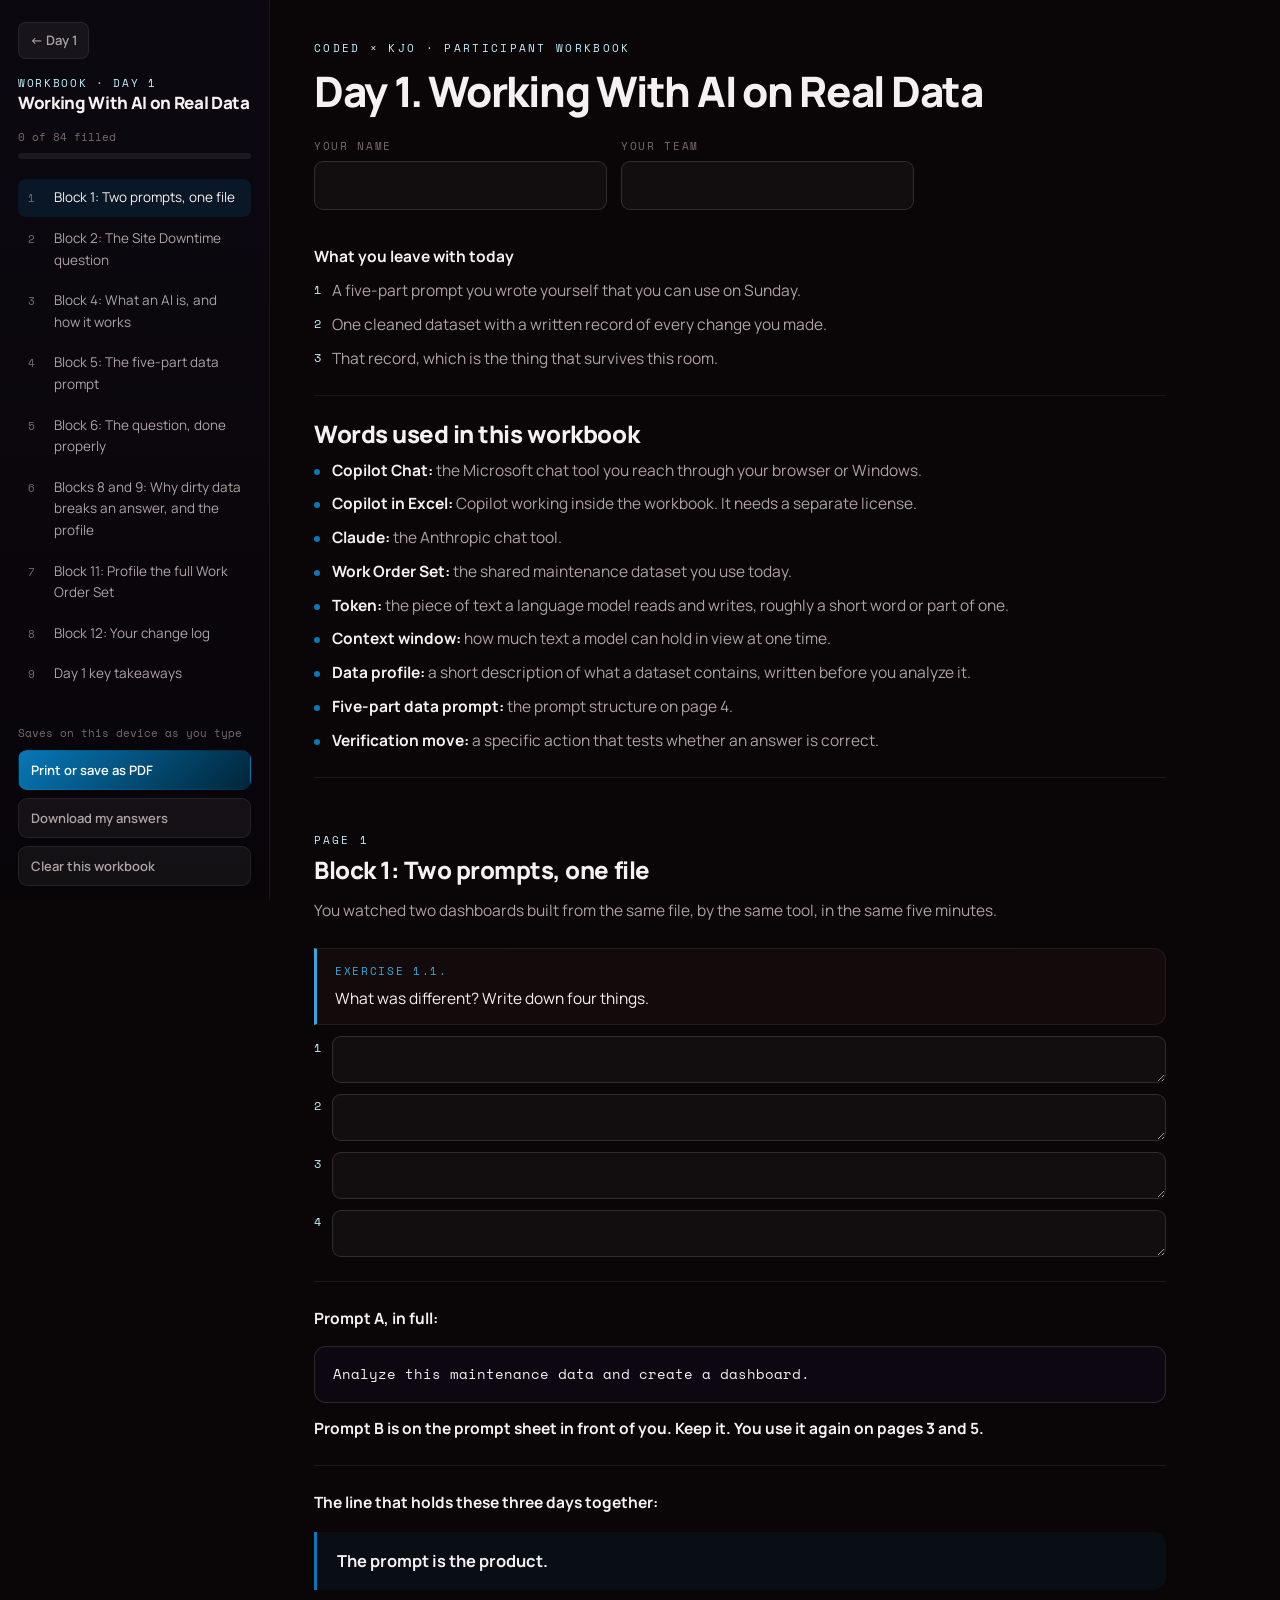
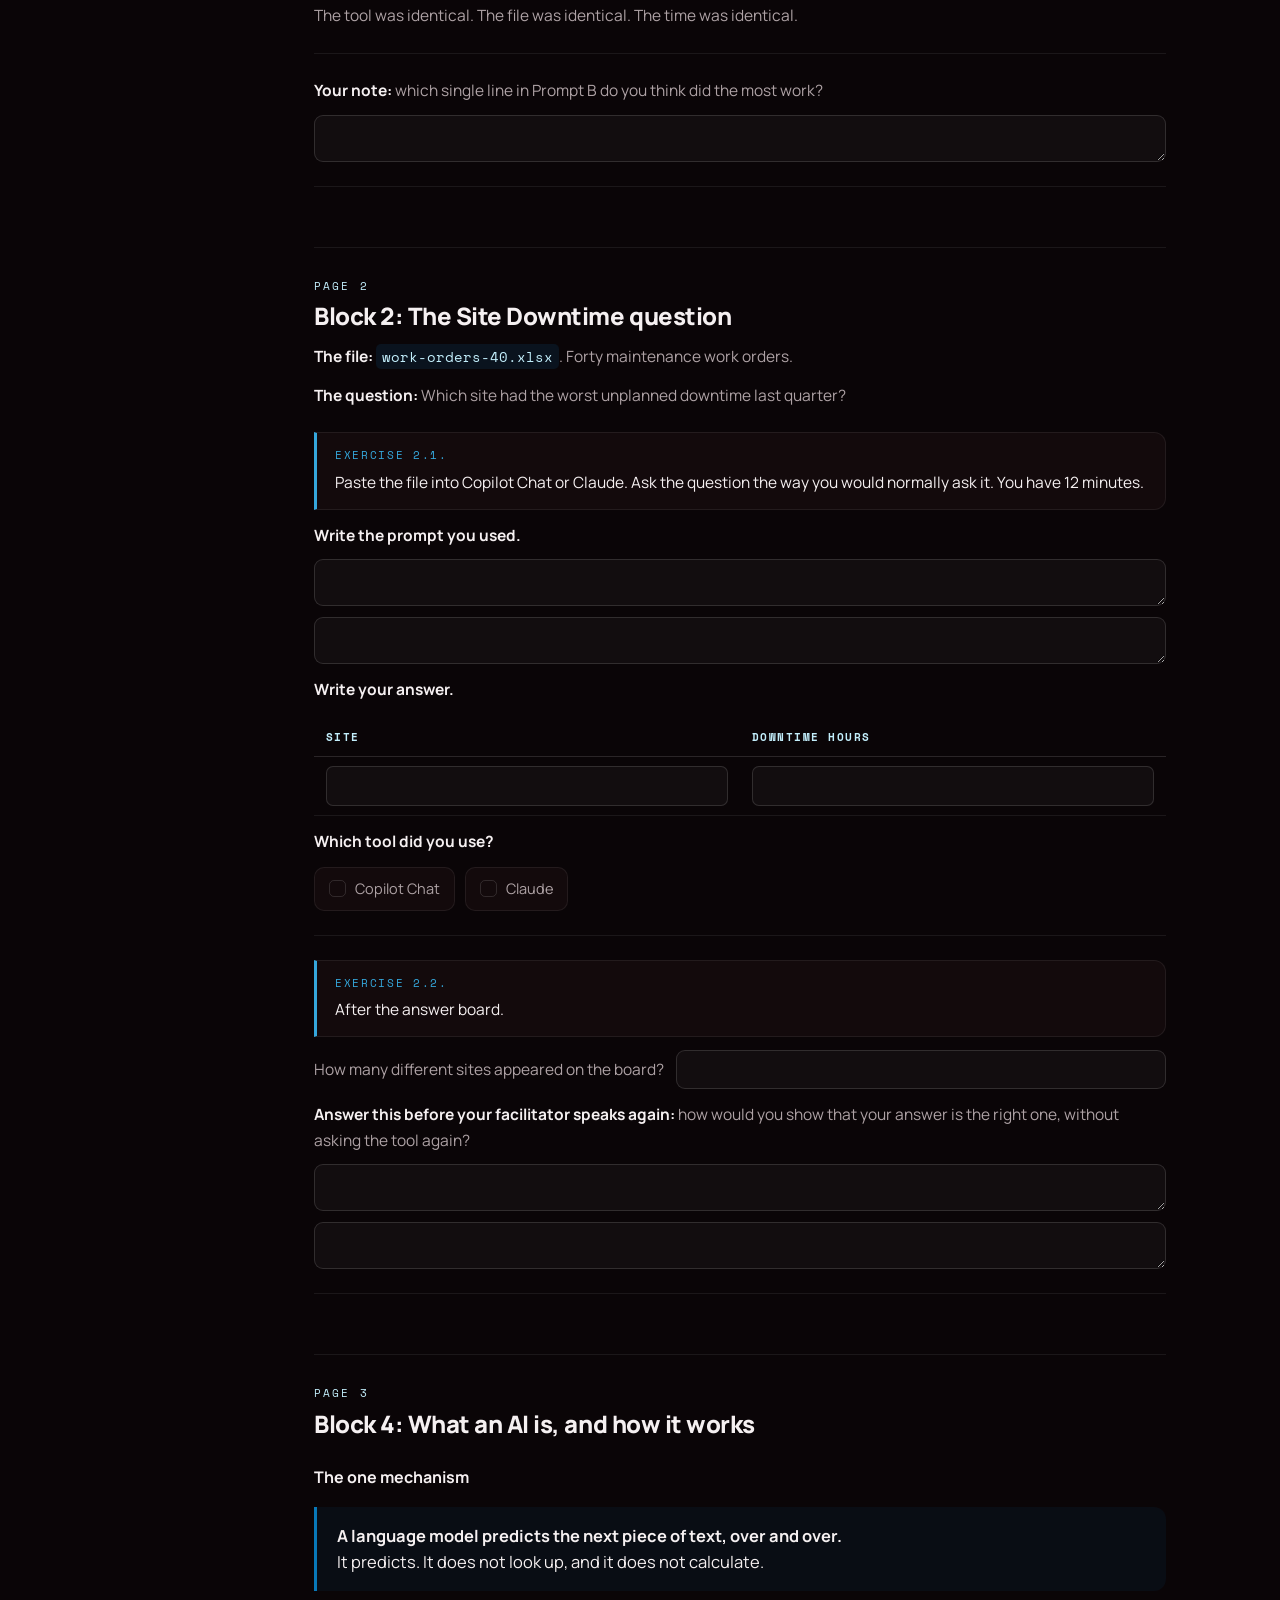
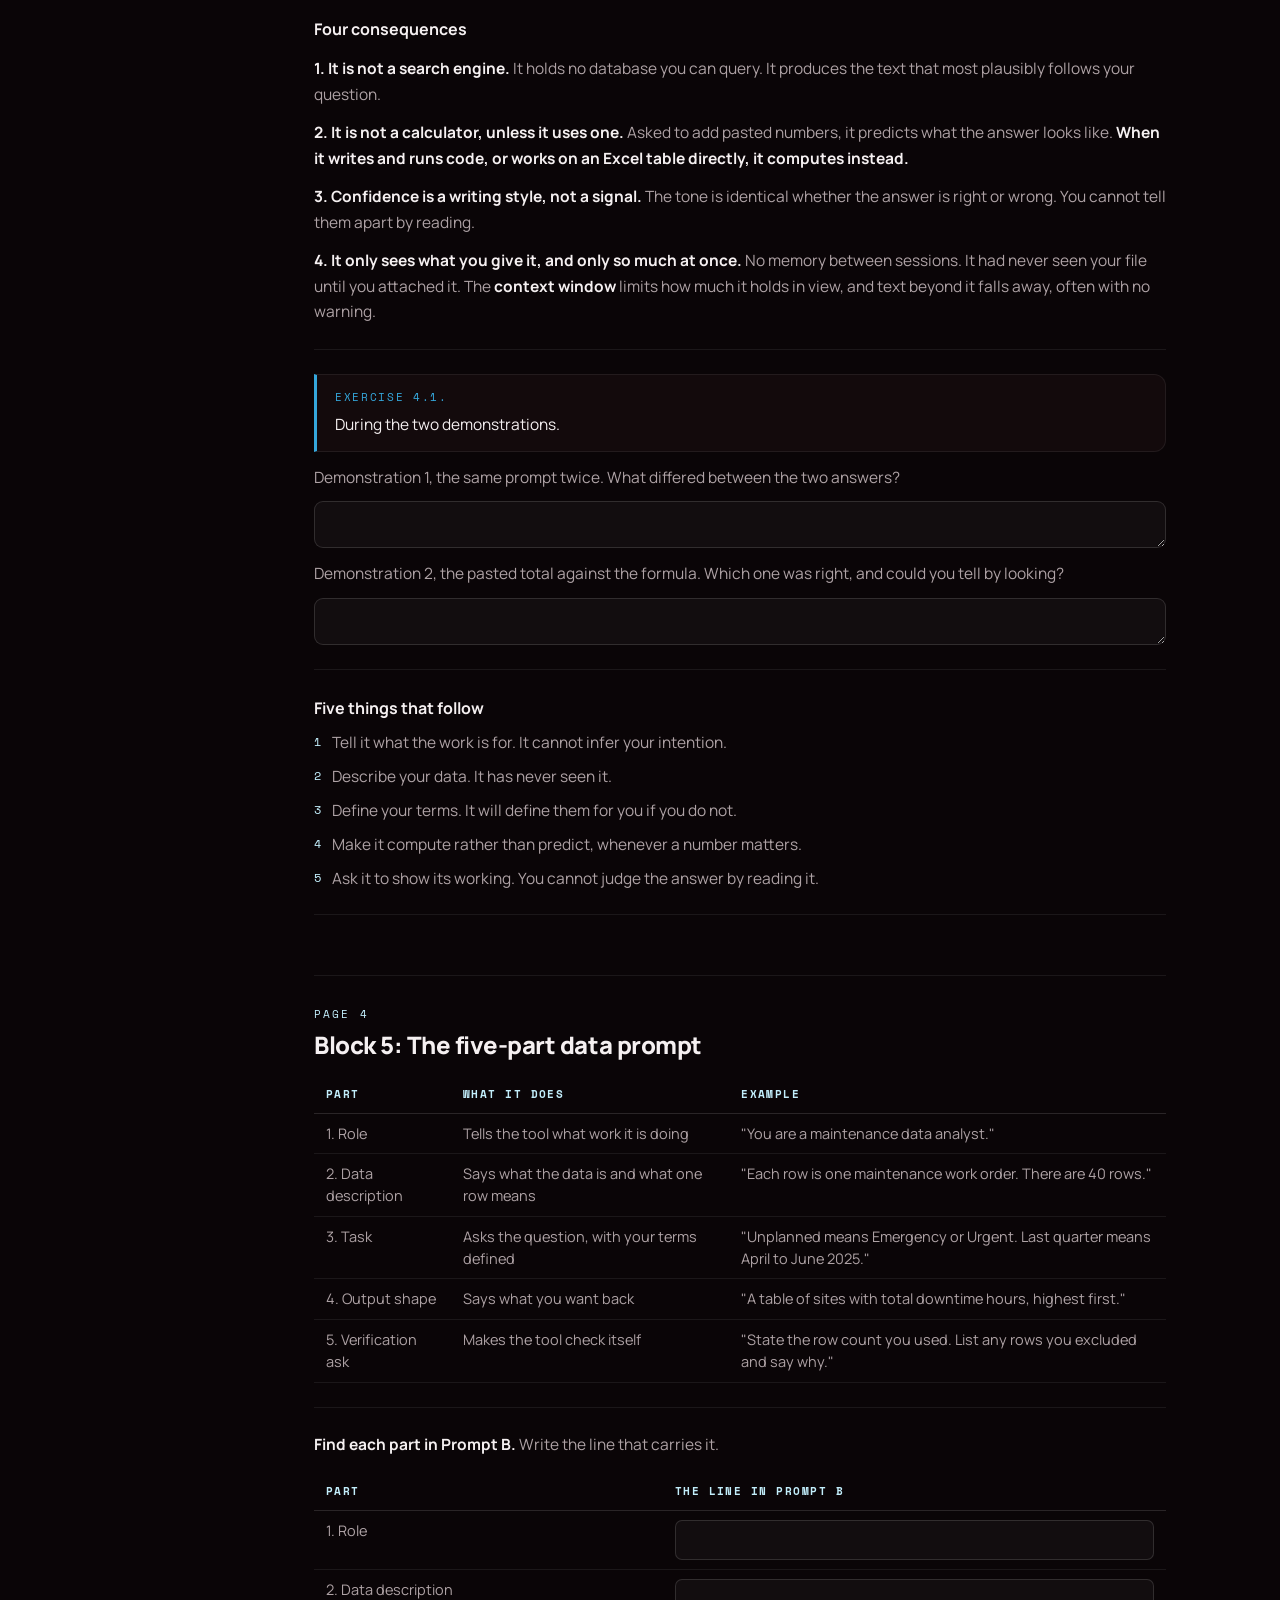
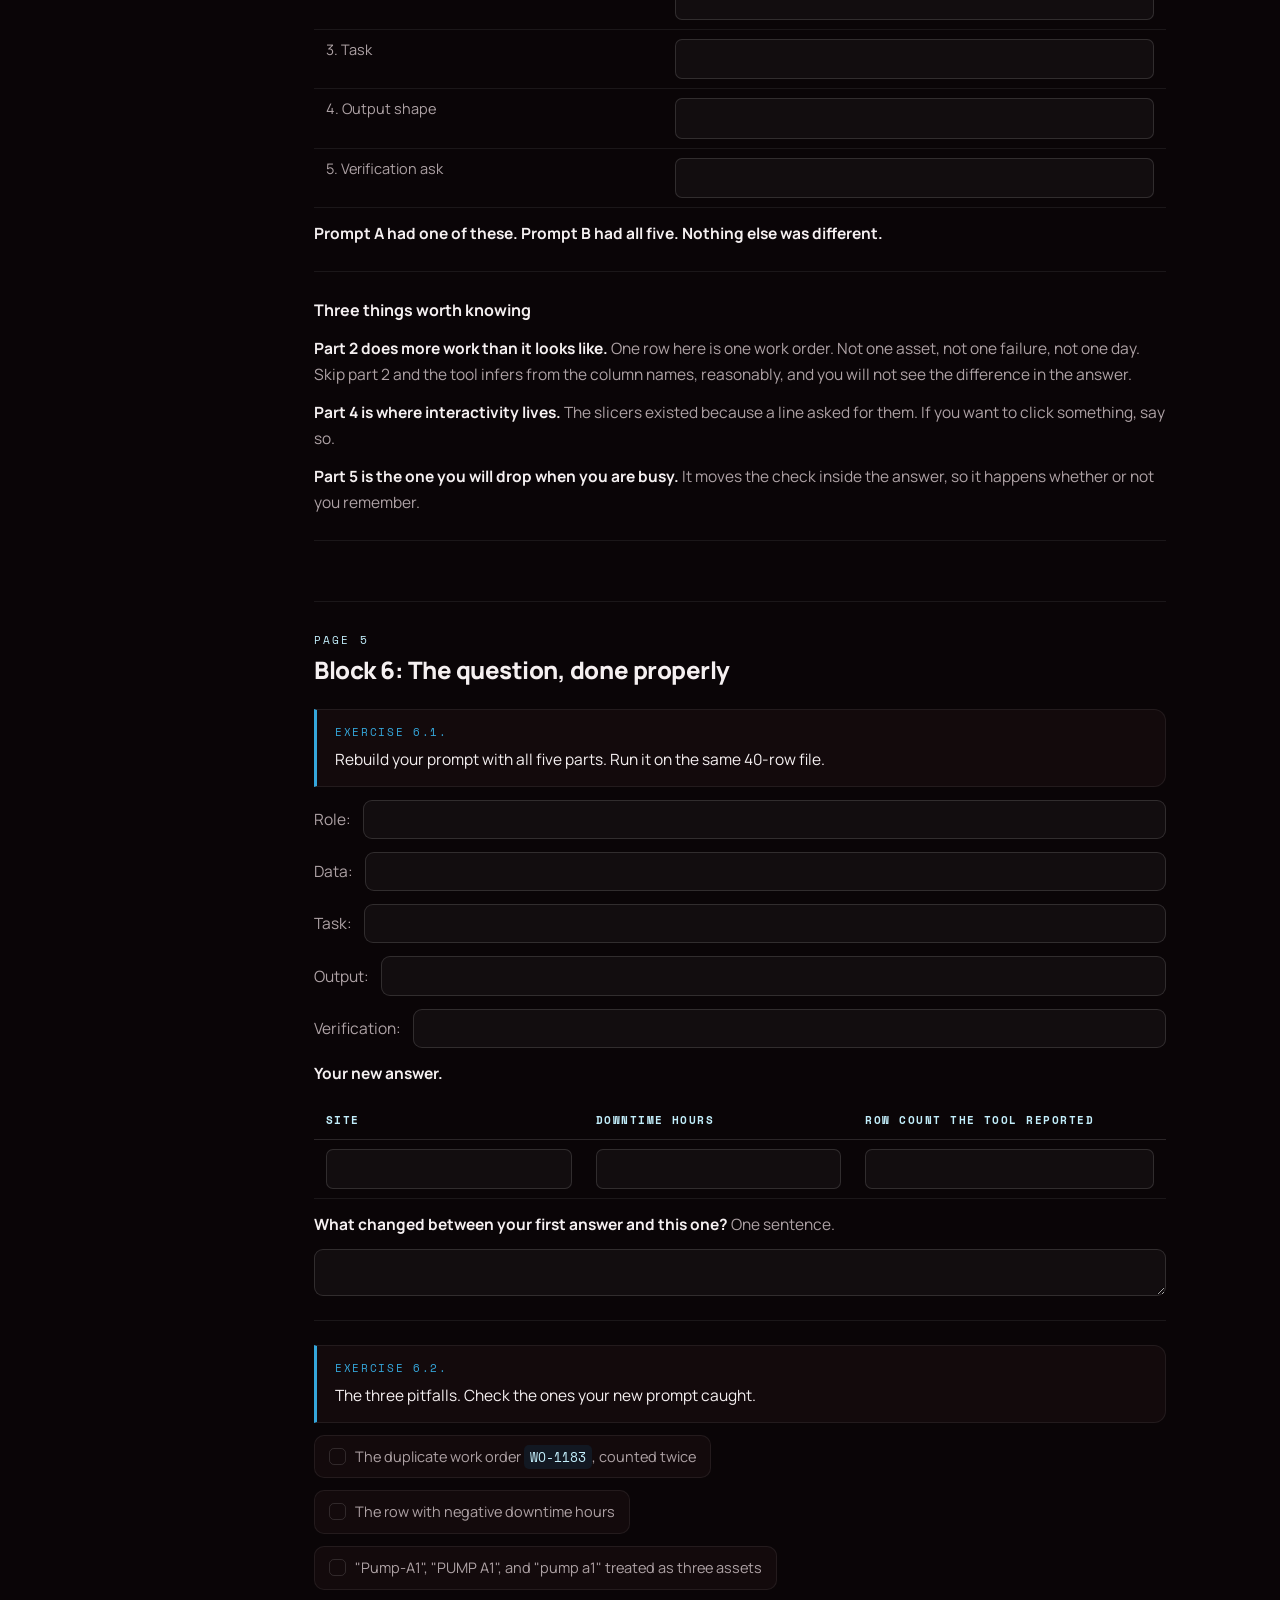
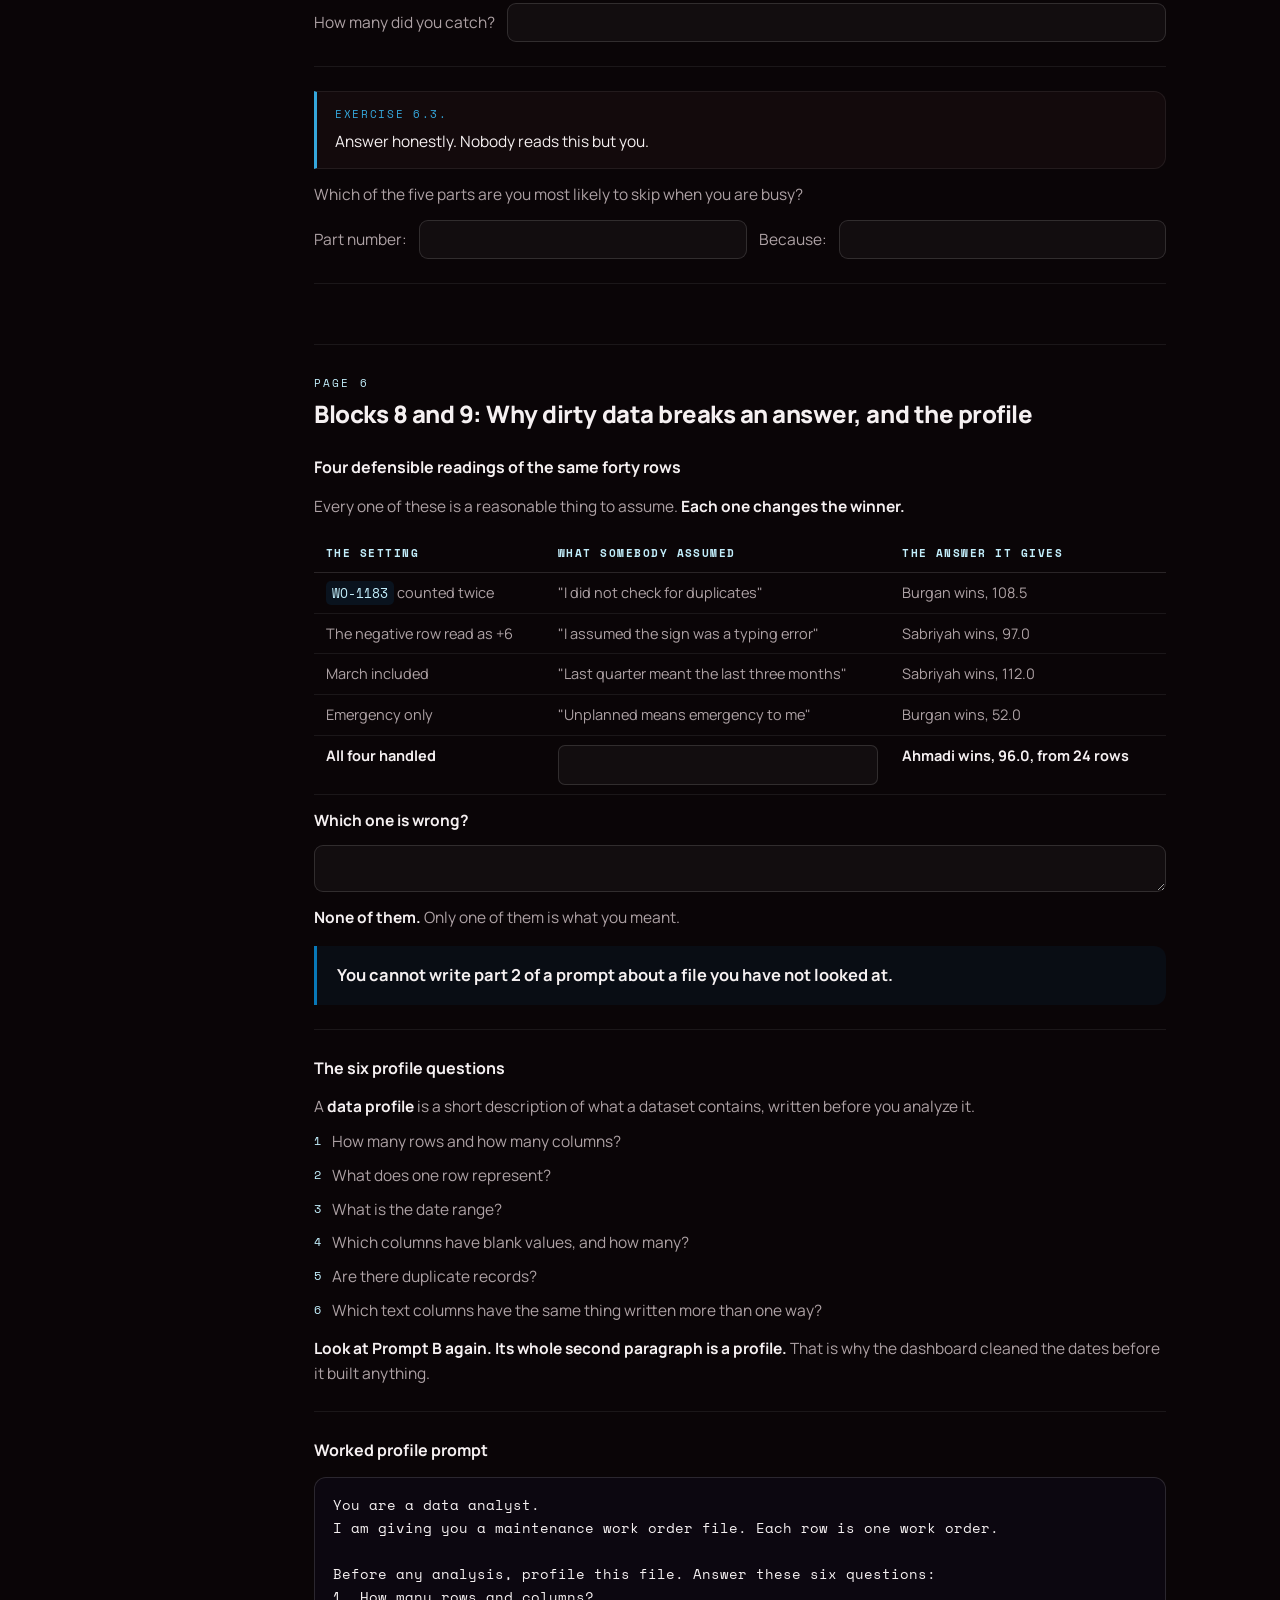
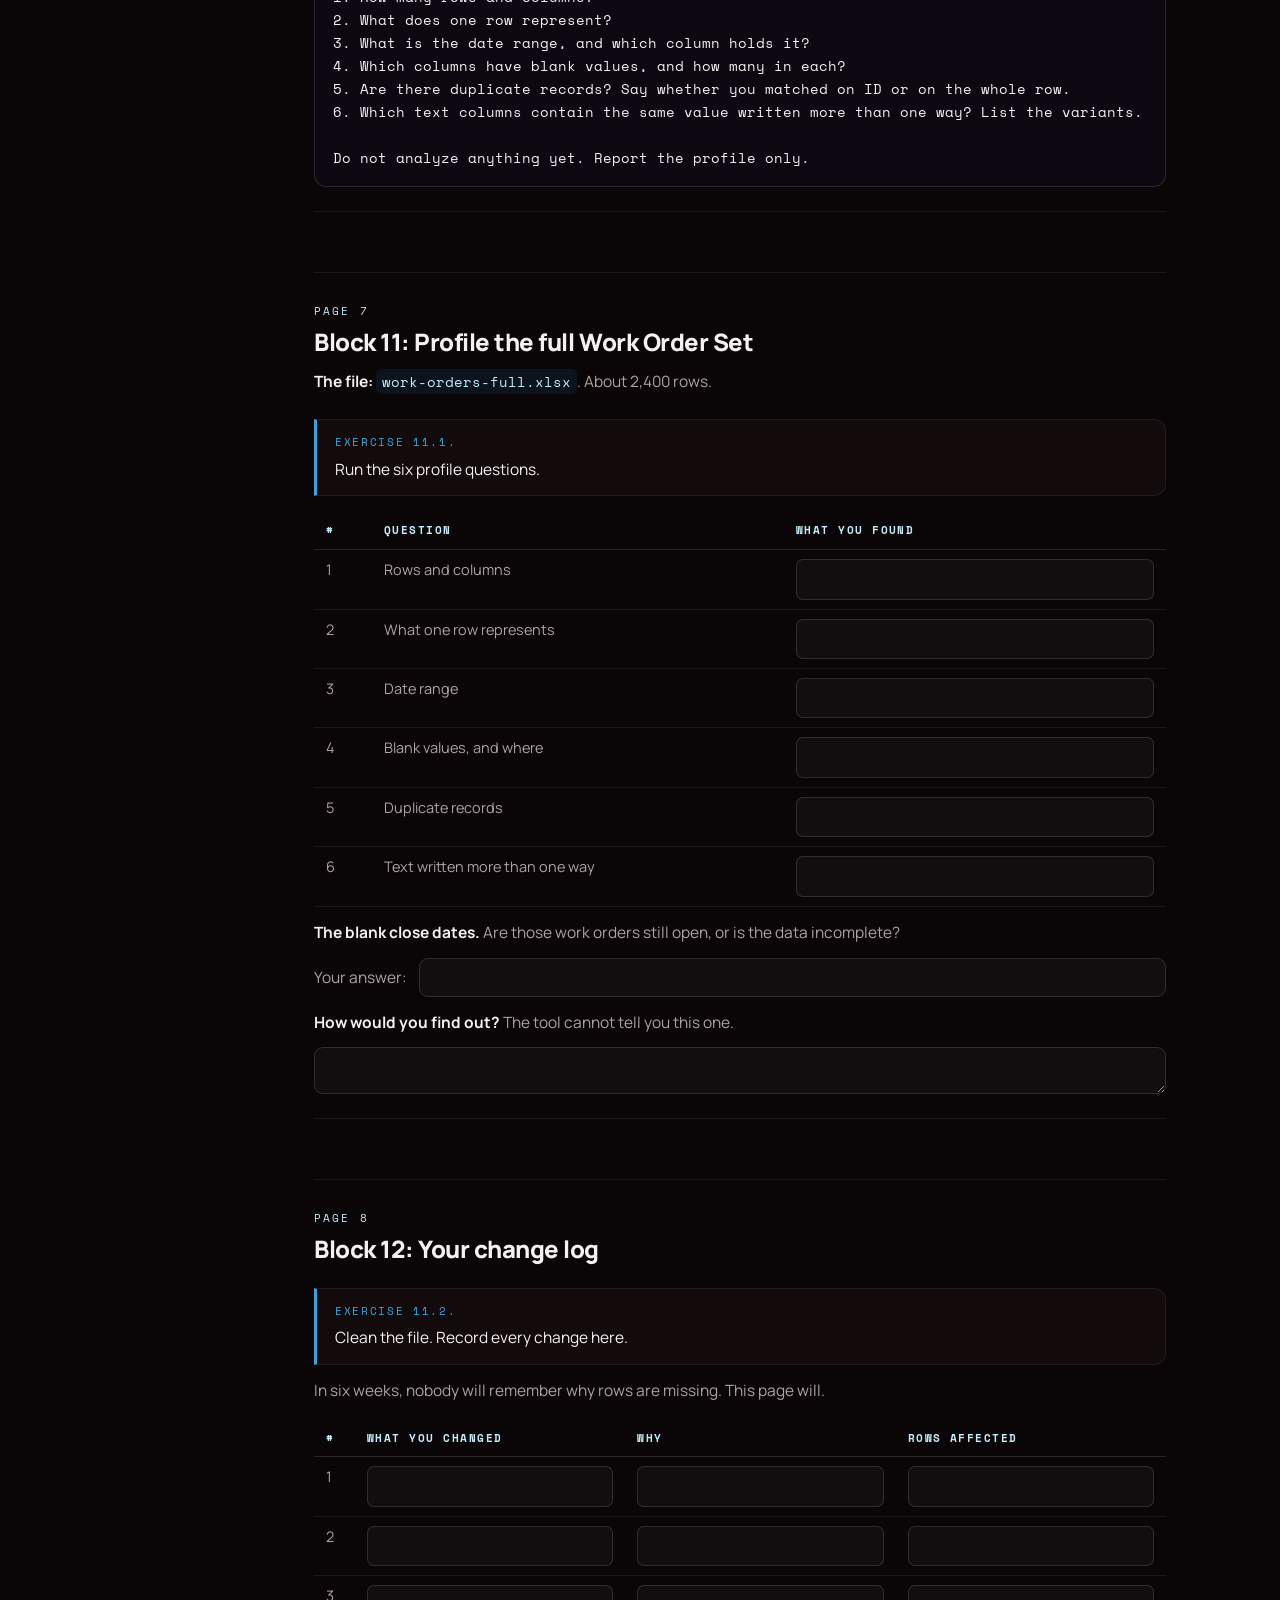
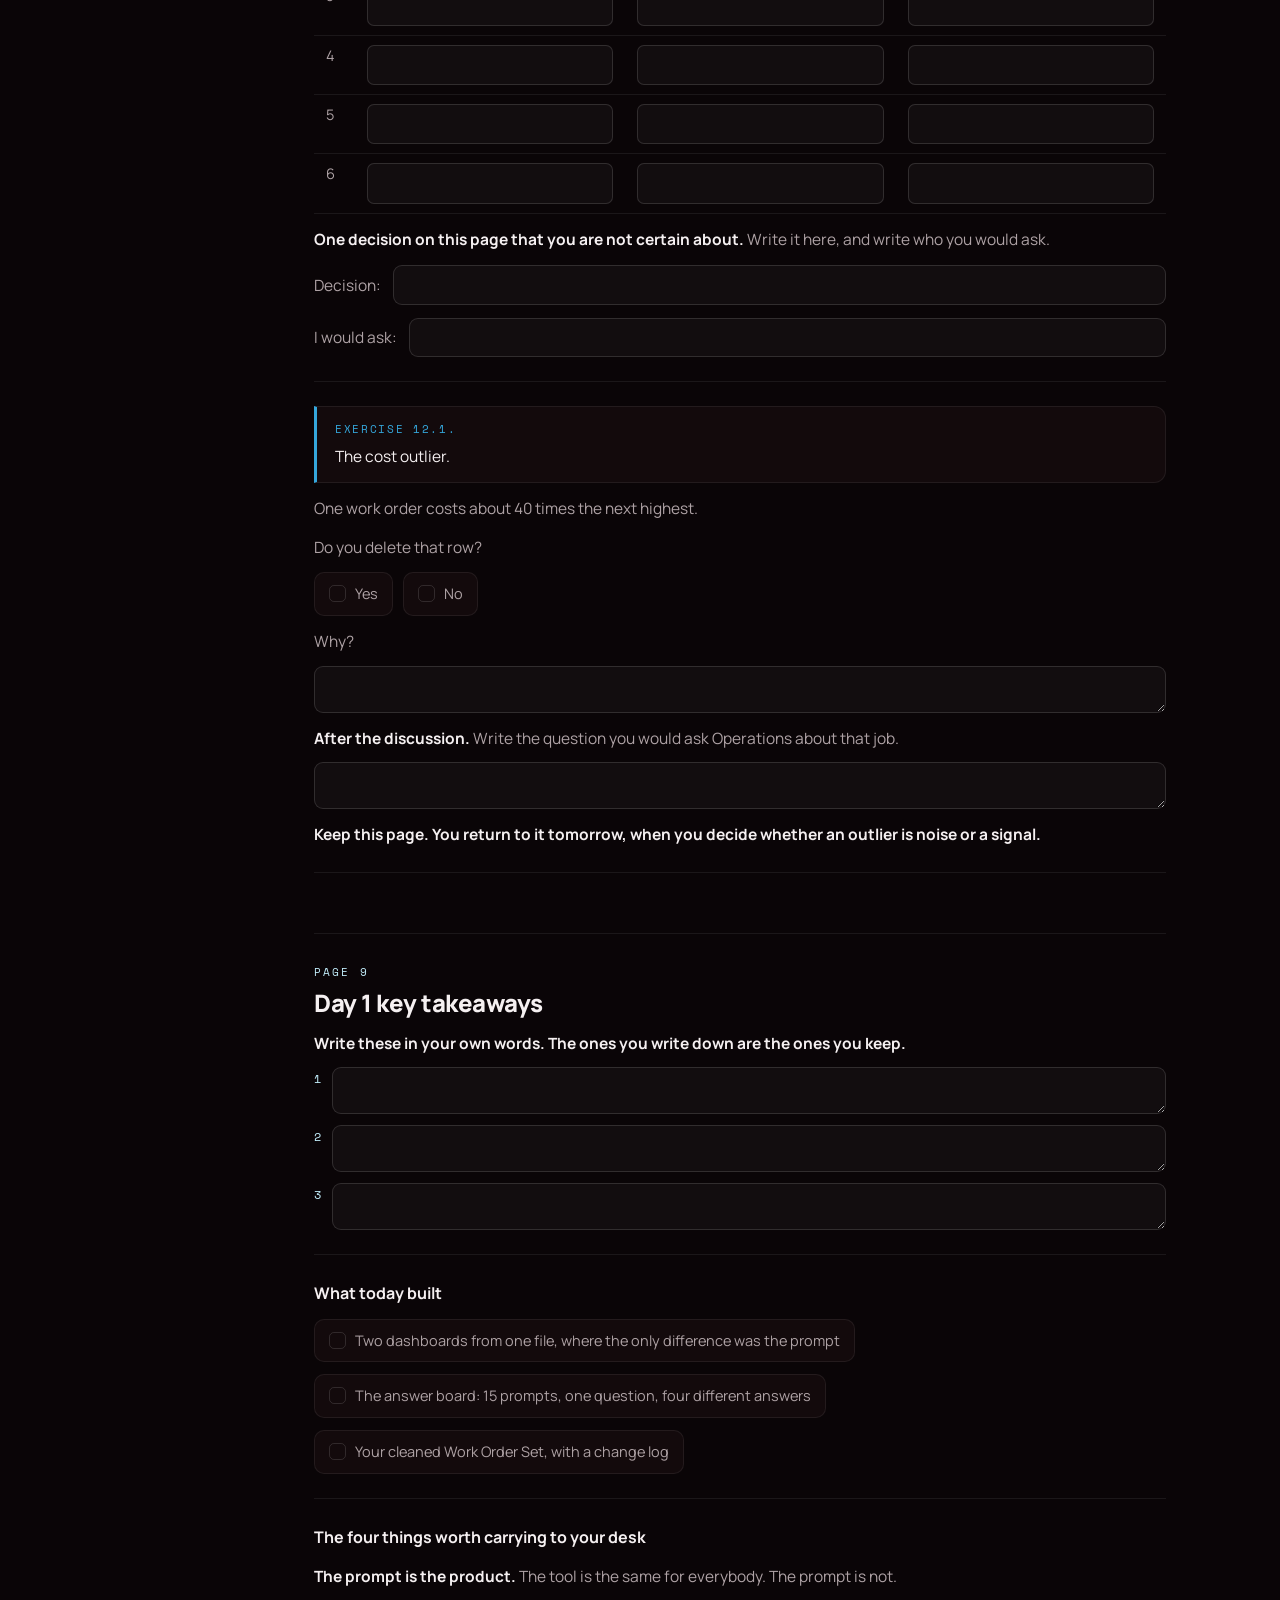
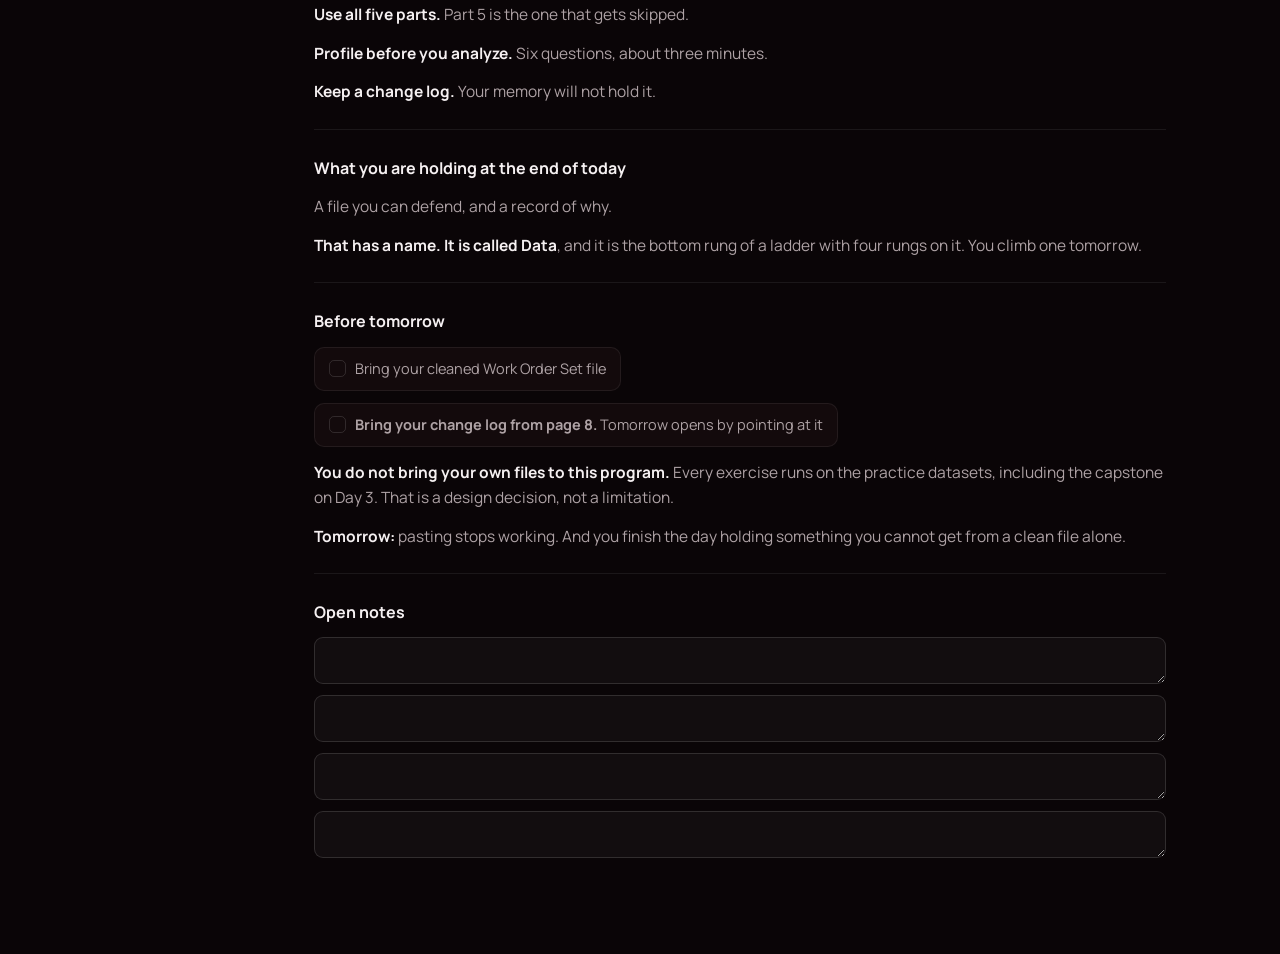
<file: public/coded-ada-day-1-workbook.html>
<!DOCTYPE html>
<html lang="en">
<head>
<meta charset="UTF-8">
<meta name="viewport" content="width=device-width, initial-scale=1.0">
<title>Day 1 workbook &middot; Working With AI on Real Data &middot; CODED &times; KJO</title>
<link rel="preconnect" href="https://fonts.googleapis.com">
<link rel="preconnect" href="https://fonts.gstatic.com" crossorigin>
<link href="https://fonts.googleapis.com/css2?family=Manrope:wght@400;500;600;700;800&family=Space+Mono:wght@400;700&display=swap" rel="stylesheet">
<style>

:root{
  --base:#0A0507; --card:#130A0C; --card-2:#190E11;
  --ink:#F5F0F1; --ink-dim:#AEA2A5; --ink-faint:#76696C;
  --maroon:#002539; --mid:#204898; --crimson:#0878B8; --rose:#35A7DC; --rose-lt:#C2EEFB;
  --green:#3DC873; --green-lt:#8FE6AE; --amber:#E9C46A;
  --line:rgba(255,255,255,.07); --line-2:rgba(255,255,255,.13);
  --f:'Manrope',system-ui,sans-serif; --mono:'Space Mono',ui-monospace,monospace;
  --rail:270px;
}
*{box-sizing:border-box;margin:0;padding:0}
html{scroll-behavior:smooth;scroll-padding-top:20px}
body{background:radial-gradient(1100px 640px at 85% -8%,rgba(8,120,184,.10),transparent 60%),var(--base);
  color:var(--ink);font-family:var(--f);-webkit-font-smoothing:antialiased;line-height:1.6}
a{color:inherit;text-decoration:none}
#app{display:grid;grid-template-columns:var(--rail) 1fr;min-height:100vh}
@media(max-width:900px){#app{grid-template-columns:1fr}}

/* rail */
#rail{position:sticky;top:0;height:100vh;overflow-y:auto;background:linear-gradient(180deg,#0C0810,#080509);
  border-right:1px solid var(--line);padding:22px 18px;display:flex;flex-direction:column;gap:16px}
@media(max-width:900px){#rail{position:static;height:auto;border-right:0;border-bottom:1px solid var(--line)}}
.rl-back{font-size:13px;font-weight:600;color:var(--ink-dim);background:rgba(255,255,255,.05);
  border:1px solid var(--line);border-radius:8px;padding:7px 11px;display:inline-block;align-self:flex-start}
.rl-back:hover{color:var(--ink)}
.rl-t{font-size:17px;font-weight:800;letter-spacing:-.02em;line-height:1.25}
.rl-s{font-family:var(--mono);font-size:10.5px;letter-spacing:.16em;text-transform:uppercase;color:var(--rose-lt)}
.rl-prog{font-family:var(--mono);font-size:11px;color:var(--ink-faint)}
.rl-bar{height:6px;border-radius:99px;background:rgba(255,255,255,.07);overflow:hidden;margin-top:7px}
.rl-bar i{display:block;height:100%;width:0;border-radius:99px;
  background:linear-gradient(90deg,var(--crimson),var(--rose));transition:width .4s}
.rl-nav{display:flex;flex-direction:column;gap:3px;margin-top:4px}
.rl-nav a{display:flex;gap:10px;align-items:baseline;padding:8px 10px;border-radius:8px;font-size:13.5px;
  color:var(--ink-dim);transition:background .15s,color .15s}
.rl-nav a:hover{background:rgba(255,255,255,.05);color:var(--ink)}
.rl-nav a.on{background:rgba(8,120,184,.14);color:var(--ink)}
.rl-nav .pn{font-family:var(--mono);font-size:10.5px;color:var(--ink-faint);flex:none;width:16px}
.rl-acts{margin-top:auto;display:flex;flex-direction:column;gap:8px;padding-top:16px}
.rl-b{font-family:var(--f);font-size:13px;font-weight:600;cursor:pointer;border-radius:9px;padding:10px 12px;
  border:1px solid var(--line);background:rgba(255,255,255,.05);color:var(--ink-dim);text-align:left}
.rl-b:hover{color:var(--ink);border-color:var(--line-2)}
.rl-b.pri{background:linear-gradient(135deg,var(--crimson),var(--maroon));border-color:transparent;color:#fff}
.rl-save{font-family:var(--mono);font-size:10.5px;color:var(--ink-faint);min-height:14px}
.rl-save.on{color:var(--green-lt)}

/* sheet */
#main{padding:40px 44px 90px;max-width:940px}
@media(max-width:900px){#main{padding:26px 22px 70px}}
.wb-top{margin-bottom:34px}
.wb-eyebrow{font-family:var(--mono);font-size:10.5px;letter-spacing:.22em;text-transform:uppercase;color:var(--rose-lt)}
.wb-title{margin-top:12px;font-size:clamp(28px,4vw,42px);font-weight:800;letter-spacing:-.03em;line-height:1.08}
.wb-me{margin-top:24px;display:grid;grid-template-columns:1fr 1fr;gap:14px;max-width:600px}
@media(max-width:640px){.wb-me{grid-template-columns:1fr}}
.wb-me label{font-family:var(--mono);font-size:10.5px;letter-spacing:.16em;text-transform:uppercase;
  color:var(--ink-faint);display:block;margin-bottom:6px}

.wb-page{padding:30px 0 6px;border-top:1px solid var(--line);margin-top:30px}
.wb-page:first-of-type{border-top:0;margin-top:0}
.wb-pn{font-family:var(--mono);font-size:10.5px;letter-spacing:.2em;text-transform:uppercase;color:var(--rose-lt)}
.wb-h2{margin-top:8px;font-size:24px;font-weight:800;letter-spacing:-.02em;line-height:1.2}
.wb-h3{margin-top:26px;font-size:16px;font-weight:700;color:var(--ink)}
.wb-p{margin-top:13px;font-size:15.5px;line-height:1.65;color:var(--ink-dim)}
.wb-p b,.wb-li b,.wb-q b{color:var(--ink)}
.wb-li{margin-top:9px;font-size:15.5px;line-height:1.6;color:var(--ink-dim);padding-left:18px;position:relative}
.wb-li:not(.num)::before{content:'';position:absolute;left:0;top:11px;width:6px;height:6px;border-radius:50%;background:var(--crimson)}
.wb-li.num{display:flex;gap:11px;padding-left:0}
.wb-num{font-family:var(--mono);font-size:12px;color:var(--rose-lt);flex:none;padding-top:2px}
.wb-rule{height:1px;background:var(--line);margin:24px 0}
.wb-q{margin-top:16px;padding:16px 20px;border-left:3px solid var(--crimson);background:rgba(8,120,184,.07);
  border-radius:0 12px 12px 0;font-size:16.5px;line-height:1.6;color:var(--ink)}
.wb-code{margin-top:14px;font-family:var(--mono);font-size:13.5px;line-height:1.7;color:var(--ink);
  white-space:pre-wrap;background:#0C0710;border:1px solid var(--line-2);border-radius:12px;padding:16px 18px}
code{font-family:var(--mono);font-size:.9em;color:var(--rose-lt);background:rgba(8,120,184,.13);
  padding:2px 6px;border-radius:5px}
.wb-ex{margin-top:24px;padding:14px 18px;background:var(--card);border:1px solid var(--line);
  border-left:3px solid var(--rose);border-radius:0 12px 12px 0;font-size:15.5px;line-height:1.6;color:var(--ink)}
.wb-ex-n{display:block;font-family:var(--mono);font-size:10.5px;letter-spacing:.16em;text-transform:uppercase;
  color:var(--rose);margin-bottom:6px}

/* fields */
.wb-in{width:100%;font-family:var(--f);font-size:15.5px;line-height:1.6;color:var(--ink);
  background:rgba(255,255,255,.035);border:1px solid var(--line-2);border-radius:9px;padding:11px 13px;
  outline:none;resize:vertical;transition:border-color .15s,background .15s}
.wb-in:focus{border-color:var(--crimson);background:rgba(8,120,184,.08)}
.wb-in.filled{border-color:rgba(61,200,115,.35)}
.wb-in.short{width:auto;min-width:150px;flex:1;padding:7px 11px;font-size:14.5px}
.wb-in.cell{padding:8px 10px;font-size:14px;border-radius:7px;min-width:90px}
.wb-line{margin-top:11px;display:flex;gap:11px;align-items:flex-start}
.wb-inline{margin-top:13px;display:flex;gap:12px;align-items:center;flex-wrap:wrap;
  font-size:15.5px;color:var(--ink-dim)}
.wb-cks{margin-top:12px;display:flex;gap:10px;flex-wrap:wrap;align-items:center}
.wb-ckin{display:inline-flex;gap:8px;align-items:center;flex:1;min-width:260px}
.wb-ck{display:inline-flex;gap:9px;align-items:flex-start;cursor:pointer;font-size:14.5px;line-height:1.5;
  color:var(--ink-dim);background:var(--card);border:1px solid var(--line);border-radius:10px;padding:10px 14px;
  transition:border-color .15s,color .15s}
.wb-ck:hover{border-color:var(--line-2);color:var(--ink)}
.wb-ck input{position:absolute;opacity:0;width:0;height:0}
.wb-box{flex:none;width:17px;height:17px;border-radius:5px;border:1.5px solid var(--line-2);margin-top:2px;
  position:relative;transition:background .15s,border-color .15s}
.wb-ck input:checked ~ .wb-box{background:var(--crimson);border-color:var(--crimson)}
.wb-ck input:checked ~ .wb-box::after{content:'✓';position:absolute;inset:0;display:grid;place-items:center;
  color:#fff;font-size:11px;font-weight:800}
.wb-ck input:checked ~ span:last-child{color:var(--ink)}
.wb-ck input:focus-visible ~ .wb-box{outline:2px solid var(--rose);outline-offset:2px}

.wb-tw{margin-top:16px;overflow-x:auto}
.wb-t{width:100%;border-collapse:collapse;font-size:14.5px;min-width:420px}
.wb-t th{text-align:left;font-family:var(--mono);font-size:10.5px;letter-spacing:.14em;text-transform:uppercase;
  color:var(--rose-lt);padding:10px 12px;border-bottom:1px solid var(--line-2);font-weight:700;white-space:nowrap}
.wb-t td{padding:9px 12px;border-bottom:1px solid var(--line);color:var(--ink-dim);vertical-align:top;line-height:1.5}
.wb-t td b{color:var(--ink)}

/* print: their filled copy, no chrome */
@media print{
  @page{margin:16mm}
  body{background:#fff;color:#111}
  #rail,.rl-acts,.wb-noprint{display:none!important}
  #app{display:block}
  #main{padding:0;max-width:none}
  .wb-page{break-inside:auto;page-break-before:always;border-top:0}
  .wb-page:first-of-type{page-break-before:avoid}
  .wb-title,.wb-h2,.wb-h3,.wb-p,.wb-li,.wb-q,.wb-t td,.wb-ex{color:#111}
  /* bold inherits the dark-theme ink and disappears on paper */
  .wb-p b,.wb-li b,.wb-q b,.wb-ex b,.wb-t td b,.wb-inline b,b{color:#000}
  em{color:#333}
  .wb-ck input:checked ~ span:last-child{color:#111}
  /* keep a rule to write on if somebody prints a blank copy */
  .wb-in.cell{border-bottom:1px solid #bbb;min-height:20px}
  .wb-inline{color:#111}
  .wb-pn,.wb-eyebrow,.wb-ex-n,.wb-t th{color:#555}
  .wb-num{color:#111}
  .wb-li:not(.num)::before{background:#111}
  .wb-in{background:#fff;border:0;border-bottom:1px solid #999;border-radius:0;color:#111;padding:2px 0}
  .wb-in.cell{border-bottom:0}
  .wb-q{background:#F4F4F5;border-left:3px solid #666}
  .wb-code{background:#F4F4F5;border:1px solid #ccc;color:#111}
  code{background:#EEE;color:#111}
  .wb-ck{background:#fff;border:0;padding:2px 10px 2px 0}
  .wb-box{border:1px solid #666}
  .wb-ck input:checked ~ .wb-box{background:#111;border-color:#111}
  .wb-ex{background:#F7F7F8;border:1px solid #ddd;border-left:3px solid #666}
  textarea{overflow:visible}
}

</style>
</head>
<body>
<div id="app">
  <nav id="rail" class="wb-noprint">
    <a class="rl-back" href="coded-ada-day-1.html">&larr; Day 1</a>
    <div>
      <div class="rl-s">Workbook &middot; Day 1</div>
      <div class="rl-t">Working With AI on Real Data</div>
    </div>
    <div>
      <div class="rl-prog" id="cnt">0 filled</div>
      <div class="rl-bar"><i id="bar"></i></div>
    </div>
    <div class="rl-nav">
<a href="#page-1"><span class="pn">1</span><span>Block 1: Two prompts, one file</span></a>
<a href="#page-2"><span class="pn">2</span><span>Block 2: The Site Downtime question</span></a>
<a href="#page-3"><span class="pn">3</span><span>Block 4: What an AI is, and how it works</span></a>
<a href="#page-4"><span class="pn">4</span><span>Block 5: The five-part data prompt</span></a>
<a href="#page-5"><span class="pn">5</span><span>Block 6: The question, done properly</span></a>
<a href="#page-6"><span class="pn">6</span><span>Blocks 8 and 9: Why dirty data breaks an answer, and the profile</span></a>
<a href="#page-7"><span class="pn">7</span><span>Block 11: Profile the full Work Order Set</span></a>
<a href="#page-8"><span class="pn">8</span><span>Block 12: Your change log</span></a>
<a href="#page-9"><span class="pn">9</span><span>Day 1 key takeaways</span></a>
    </div>
    <div class="rl-acts">
      <div class="rl-save" id="saved">Saves on this device as you type</div>
      <button class="rl-b pri" id="btnPrint">Print or save as PDF</button>
      <button class="rl-b" id="btnDl">Download my answers</button>
      <button class="rl-b" id="btnClear">Clear this workbook</button>
    </div>
  </nav>

  <main id="main">
    <div class="wb-top">
      <div class="wb-eyebrow">CODED &times; KJO &middot; Participant workbook</div>
      <h1 class="wb-title">Day 1. Working With AI on Real Data</h1>
      <div class="wb-me">
        <div><label for="nameField">Your name</label>
          <input class="wb-in" id="nameField" data-f="1" type="text" autocomplete="name"></div>
        <div><label for="teamField">Your team</label>
          <input class="wb-in" id="teamField" data-f="1" type="text" autocomplete="off"></div>
      </div>
    </div>

<div class="wb-p"><b>What you leave with today</b></div>
<div class="wb-li num"><span class="wb-num">1</span><span>A five-part prompt you wrote yourself that you can use on Sunday.</span></div>
<div class="wb-li num"><span class="wb-num">2</span><span>One cleaned dataset with a written record of every change you made.</span></div>
<div class="wb-li num"><span class="wb-num">3</span><span>That record, which is the thing that survives this room.</span></div>
<div class="wb-rule"></div>
<h2 class="wb-h2">Words used in this workbook</h2>
<div class="wb-li"><b>Copilot Chat:</b> the Microsoft chat tool you reach through your browser or Windows.</div>
<div class="wb-li"><b>Copilot in Excel:</b> Copilot working inside the workbook. It needs a separate license.</div>
<div class="wb-li"><b>Claude:</b> the Anthropic chat tool.</div>
<div class="wb-li"><b>Work Order Set:</b> the shared maintenance dataset you use today.</div>
<div class="wb-li"><b>Token:</b> the piece of text a language model reads and writes, roughly a short word or part of one.</div>
<div class="wb-li"><b>Context window:</b> how much text a model can hold in view at one time.</div>
<div class="wb-li"><b>Data profile:</b> a short description of what a dataset contains, written before you analyze it.</div>
<div class="wb-li"><b>Five-part data prompt:</b> the prompt structure on page 4.</div>
<div class="wb-li"><b>Verification move:</b> a specific action that tests whether an answer is correct.</div>
<div class="wb-rule"></div>
<section class="wb-page" id="page-1"><div class="wb-pn">Page 1</div><h2 class="wb-h2">Block 1: Two prompts, one file</h2>
<div class="wb-p">You watched two dashboards built from the same file, by the same tool, in the same five minutes.</div>
<div class="wb-ex"><span class="wb-ex-n">Exercise 1.1.</span>What was different? Write down four things.</div>
<div class="wb-line"><span class="wb-num">1</span><textarea class="wb-in" id="d1-p1-1" data-f="1" rows="1"></textarea></div>
<div class="wb-line"><span class="wb-num">2</span><textarea class="wb-in" id="d1-p1-2" data-f="1" rows="1"></textarea></div>
<div class="wb-line"><span class="wb-num">3</span><textarea class="wb-in" id="d1-p1-3" data-f="1" rows="1"></textarea></div>
<div class="wb-line"><span class="wb-num">4</span><textarea class="wb-in" id="d1-p1-4" data-f="1" rows="1"></textarea></div>
<div class="wb-rule"></div>
<div class="wb-p"><b>Prompt A, in full:</b></div>
<pre class="wb-code">Analyze this maintenance data and create a dashboard.</pre>
<div class="wb-p"><b>Prompt B is on the prompt sheet in front of you. Keep it. You use it again on pages 3 and 5.</b></div>
<div class="wb-rule"></div>
<div class="wb-p"><b>The line that holds these three days together:</b></div>
<blockquote class="wb-q"><b>The prompt is the product.</b></blockquote>
<div class="wb-p">The tool was identical. The file was identical. The time was identical.</div>
<div class="wb-rule"></div>
<div class="wb-p"><b>Your note:</b> which single line in Prompt B do you think did the most work?</div>
<div class="wb-line"><textarea class="wb-in" id="d1-p1-5" data-f="1" rows="1"></textarea></div>
<div class="wb-rule"></div>
</section>
<section class="wb-page" id="page-2"><div class="wb-pn">Page 2</div><h2 class="wb-h2">Block 2: The Site Downtime question</h2>
<div class="wb-p"><b>The file:</b> <code>work-orders-40.xlsx</code>. Forty maintenance work orders.</div>
<div class="wb-p"><b>The question:</b> Which site had the worst unplanned downtime last quarter?</div>
<div class="wb-ex"><span class="wb-ex-n">Exercise 2.1.</span>Paste the file into Copilot Chat or Claude. Ask the question the way you would normally ask it. You have 12 minutes.</div>
<div class="wb-p"><b>Write the prompt you used.</b></div>
<div class="wb-line"><textarea class="wb-in" id="d1-p2-6" data-f="1" rows="1"></textarea></div>
<div class="wb-line"><textarea class="wb-in" id="d1-p2-7" data-f="1" rows="1"></textarea></div>
<div class="wb-p"><b>Write your answer.</b></div>
<div class="wb-tw"><table class="wb-t"><thead><tr><th>Site</th><th>Downtime hours</th></tr></thead><tbody><tr><td><input class="wb-in cell" id="d1-p2-8" data-f="1" type="text" autocomplete="off"></td><td><input class="wb-in cell" id="d1-p2-9" data-f="1" type="text" autocomplete="off"></td></tr></tbody></table></div>
<div class="wb-p"><b>Which tool did you use?</b></div><div class="wb-cks"><label class="wb-ck"><input type="checkbox" id="d1-p2-10" data-f="1"><span class="wb-box"></span><span>Copilot Chat</span></label><label class="wb-ck"><input type="checkbox" id="d1-p2-11" data-f="1"><span class="wb-box"></span><span>Claude</span></label></div>
<div class="wb-rule"></div>
<div class="wb-ex"><span class="wb-ex-n">Exercise 2.2.</span>After the answer board.</div>
<div class="wb-inline"><span>How many different sites appeared on the board?</span><input class="wb-in short" id="d1-p2-12" data-f="1" type="text" autocomplete="off"></div>
<div class="wb-p"><b>Answer this before your facilitator speaks again:</b> how would you show that your answer is the right one, without asking the tool again?</div>
<div class="wb-line"><textarea class="wb-in" id="d1-p2-13" data-f="1" rows="1"></textarea></div>
<div class="wb-line"><textarea class="wb-in" id="d1-p2-14" data-f="1" rows="1"></textarea></div>
<div class="wb-rule"></div>
</section>
<section class="wb-page" id="page-3"><div class="wb-pn">Page 3</div><h2 class="wb-h2">Block 4: What an AI is, and how it works</h2>
<h3 class="wb-h3">The one mechanism</h3>
<blockquote class="wb-q"><b>A language model predicts the next piece of text, over and over.</b><br>It predicts. It does not look up, and it does not calculate.</blockquote>
<h3 class="wb-h3">Four consequences</h3>
<div class="wb-p"><b>1. It is not a search engine.</b> It holds no database you can query. It produces the text that most plausibly follows your question.</div>
<div class="wb-p"><b>2. It is not a calculator, unless it uses one.</b> Asked to add pasted numbers, it predicts what the answer looks like. <b>When it writes and runs code, or works on an Excel table directly, it computes instead.</b></div>
<div class="wb-p"><b>3. Confidence is a writing style, not a signal.</b> The tone is identical whether the answer is right or wrong. You cannot tell them apart by reading.</div>
<div class="wb-p"><b>4. It only sees what you give it, and only so much at once.</b> No memory between sessions. It had never seen your file until you attached it. The <b>context window</b> limits how much it holds in view, and text beyond it falls away, often with no warning.</div>
<div class="wb-rule"></div>
<div class="wb-ex"><span class="wb-ex-n">Exercise 4.1.</span>During the two demonstrations.</div>
<div class="wb-p">Demonstration 1, the same prompt twice. What differed between the two answers?</div>
<div class="wb-line"><textarea class="wb-in" id="d1-p3-15" data-f="1" rows="1"></textarea></div>
<div class="wb-p">Demonstration 2, the pasted total against the formula. Which one was right, and could you tell by looking?</div>
<div class="wb-line"><textarea class="wb-in" id="d1-p3-16" data-f="1" rows="1"></textarea></div>
<div class="wb-rule"></div>
<h3 class="wb-h3">Five things that follow</h3>
<div class="wb-li num"><span class="wb-num">1</span><span>Tell it what the work is for. It cannot infer your intention.</span></div>
<div class="wb-li num"><span class="wb-num">2</span><span>Describe your data. It has never seen it.</span></div>
<div class="wb-li num"><span class="wb-num">3</span><span>Define your terms. It will define them for you if you do not.</span></div>
<div class="wb-li num"><span class="wb-num">4</span><span>Make it compute rather than predict, whenever a number matters.</span></div>
<div class="wb-li num"><span class="wb-num">5</span><span>Ask it to show its working. You cannot judge the answer by reading it.</span></div>
<div class="wb-rule"></div>
</section>
<section class="wb-page" id="page-4"><div class="wb-pn">Page 4</div><h2 class="wb-h2">Block 5: The five-part data prompt</h2>
<div class="wb-tw"><table class="wb-t"><thead><tr><th>Part</th><th>What it does</th><th>Example</th></tr></thead><tbody><tr><td>1. Role</td><td>Tells the tool what work it is doing</td><td>"You are a maintenance data analyst."</td></tr><tr><td>2. Data description</td><td>Says what the data is and what one row means</td><td>"Each row is one maintenance work order. There are 40 rows."</td></tr><tr><td>3. Task</td><td>Asks the question, with your terms defined</td><td>"Unplanned means Emergency or Urgent. Last quarter means April to June 2025."</td></tr><tr><td>4. Output shape</td><td>Says what you want back</td><td>"A table of sites with total downtime hours, highest first."</td></tr><tr><td>5. Verification ask</td><td>Makes the tool check itself</td><td>"State the row count you used. List any rows you excluded and say why."</td></tr></tbody></table></div>
<div class="wb-rule"></div>
<div class="wb-p"><b>Find each part in Prompt B.</b> Write the line that carries it.</div>
<div class="wb-tw"><table class="wb-t"><thead><tr><th>Part</th><th>The line in Prompt B</th></tr></thead><tbody><tr><td>1. Role</td><td><input class="wb-in cell" id="d1-p4-17" data-f="1" type="text" autocomplete="off"></td></tr><tr><td>2. Data description</td><td><input class="wb-in cell" id="d1-p4-18" data-f="1" type="text" autocomplete="off"></td></tr><tr><td>3. Task</td><td><input class="wb-in cell" id="d1-p4-19" data-f="1" type="text" autocomplete="off"></td></tr><tr><td>4. Output shape</td><td><input class="wb-in cell" id="d1-p4-20" data-f="1" type="text" autocomplete="off"></td></tr><tr><td>5. Verification ask</td><td><input class="wb-in cell" id="d1-p4-21" data-f="1" type="text" autocomplete="off"></td></tr></tbody></table></div>
<div class="wb-p"><b>Prompt A had one of these. Prompt B had all five. Nothing else was different.</b></div>
<div class="wb-rule"></div>
<h3 class="wb-h3">Three things worth knowing</h3>
<div class="wb-p"><b>Part 2 does more work than it looks like.</b> One row here is one work order. Not one asset, not one failure, not one day. Skip part 2 and the tool infers from the column names, reasonably, and you will not see the difference in the answer.</div>
<div class="wb-p"><b>Part 4 is where interactivity lives.</b> The slicers existed because a line asked for them. If you want to click something, say so.</div>
<div class="wb-p"><b>Part 5 is the one you will drop when you are busy.</b> It moves the check inside the answer, so it happens whether or not you remember.</div>
<div class="wb-rule"></div>
</section>
<section class="wb-page" id="page-5"><div class="wb-pn">Page 5</div><h2 class="wb-h2">Block 6: The question, done properly</h2>
<div class="wb-ex"><span class="wb-ex-n">Exercise 6.1.</span>Rebuild your prompt with all five parts. Run it on the same 40-row file.</div>
<div class="wb-inline"><span>Role:</span><input class="wb-in short" id="d1-p5-22" data-f="1" type="text" autocomplete="off"></div>
<div class="wb-inline"><span>Data:</span><input class="wb-in short" id="d1-p5-23" data-f="1" type="text" autocomplete="off"></div>
<div class="wb-inline"><span>Task:</span><input class="wb-in short" id="d1-p5-24" data-f="1" type="text" autocomplete="off"></div>
<div class="wb-inline"><span>Output:</span><input class="wb-in short" id="d1-p5-25" data-f="1" type="text" autocomplete="off"></div>
<div class="wb-inline"><span>Verification:</span><input class="wb-in short" id="d1-p5-26" data-f="1" type="text" autocomplete="off"></div>
<div class="wb-p"><b>Your new answer.</b></div>
<div class="wb-tw"><table class="wb-t"><thead><tr><th>Site</th><th>Downtime hours</th><th>Row count the tool reported</th></tr></thead><tbody><tr><td><input class="wb-in cell" id="d1-p5-27" data-f="1" type="text" autocomplete="off"></td><td><input class="wb-in cell" id="d1-p5-28" data-f="1" type="text" autocomplete="off"></td><td><input class="wb-in cell" id="d1-p5-29" data-f="1" type="text" autocomplete="off"></td></tr></tbody></table></div>
<div class="wb-p"><b>What changed between your first answer and this one?</b> One sentence.</div>
<div class="wb-line"><textarea class="wb-in" id="d1-p5-30" data-f="1" rows="1"></textarea></div>
<div class="wb-rule"></div>
<div class="wb-ex"><span class="wb-ex-n">Exercise 6.2.</span>The three pitfalls. Check the ones your new prompt caught.</div>
<div class="wb-cks"><label class="wb-ck"><input type="checkbox" id="d1-p5-31" data-f="1"><span class="wb-box"></span><span>The duplicate work order <code>WO-1183</code>, counted twice</span></label></div>
<div class="wb-cks"><label class="wb-ck"><input type="checkbox" id="d1-p5-32" data-f="1"><span class="wb-box"></span><span>The row with negative downtime hours</span></label></div>
<div class="wb-cks"><label class="wb-ck"><input type="checkbox" id="d1-p5-33" data-f="1"><span class="wb-box"></span><span>"Pump-A1", "PUMP A1", and "pump a1" treated as three assets</span></label></div>
<div class="wb-inline"><span>How many did you catch?</span><input class="wb-in short" id="d1-p5-34" data-f="1" type="text" autocomplete="off"></div>
<div class="wb-rule"></div>
<div class="wb-ex"><span class="wb-ex-n">Exercise 6.3.</span>Answer honestly. Nobody reads this but you.</div>
<div class="wb-p">Which of the five parts are you most likely to skip when you are busy?</div>
<div class="wb-inline"><span>Part number:</span><input class="wb-in short" id="d1-p5-35" data-f="1" type="text" autocomplete="off"><span>Because:</span><input class="wb-in short" id="d1-p5-36" data-f="1" type="text" autocomplete="off"></div>
<div class="wb-rule"></div>
</section>
<section class="wb-page" id="page-6"><div class="wb-pn">Page 6</div><h2 class="wb-h2">Blocks 8 and 9: Why dirty data breaks an answer, and the profile</h2>
<h3 class="wb-h3">Four defensible readings of the same forty rows</h3>
<div class="wb-p">Every one of these is a reasonable thing to assume. <b>Each one changes the winner.</b></div>
<div class="wb-tw"><table class="wb-t"><thead><tr><th>The setting</th><th>What somebody assumed</th><th>The answer it gives</th></tr></thead><tbody><tr><td><code>WO-1183</code> counted twice</td><td>"I did not check for duplicates"</td><td>Burgan wins, 108.5</td></tr><tr><td>The negative row read as +6</td><td>"I assumed the sign was a typing error"</td><td>Sabriyah wins, 97.0</td></tr><tr><td>March included</td><td>"Last quarter meant the last three months"</td><td>Sabriyah wins, 112.0</td></tr><tr><td>Emergency only</td><td>"Unplanned means emergency to me"</td><td>Burgan wins, 52.0</td></tr><tr><td><b>All four handled</b></td><td><input class="wb-in cell" id="d1-p6-37" data-f="1" type="text" autocomplete="off"></td><td><b>Ahmadi wins, 96.0, from 24 rows</b></td></tr></tbody></table></div>
<div class="wb-p"><b>Which one is wrong?</b></div>
<div class="wb-line"><textarea class="wb-in" id="d1-p6-38" data-f="1" rows="1"></textarea></div>
<div class="wb-p"><b>None of them.</b> Only one of them is what you meant.</div>
<blockquote class="wb-q"><b>You cannot write part 2 of a prompt about a file you have not looked at.</b></blockquote>
<div class="wb-rule"></div>
<h3 class="wb-h3">The six profile questions</h3>
<div class="wb-p">A <b>data profile</b> is a short description of what a dataset contains, written before you analyze it.</div>
<div class="wb-li num"><span class="wb-num">1</span><span>How many rows and how many columns?</span></div>
<div class="wb-li num"><span class="wb-num">2</span><span>What does one row represent?</span></div>
<div class="wb-li num"><span class="wb-num">3</span><span>What is the date range?</span></div>
<div class="wb-li num"><span class="wb-num">4</span><span>Which columns have blank values, and how many?</span></div>
<div class="wb-li num"><span class="wb-num">5</span><span>Are there duplicate records?</span></div>
<div class="wb-li num"><span class="wb-num">6</span><span>Which text columns have the same thing written more than one way?</span></div>
<div class="wb-p"><b>Look at Prompt B again. Its whole second paragraph is a profile.</b> That is why the dashboard cleaned the dates before it built anything.</div>
<div class="wb-rule"></div>
<h3 class="wb-h3">Worked profile prompt</h3>
<pre class="wb-code">You are a data analyst.
I am giving you a maintenance work order file. Each row is one work order.

Before any analysis, profile this file. Answer these six questions:
1. How many rows and columns?
2. What does one row represent?
3. What is the date range, and which column holds it?
4. Which columns have blank values, and how many in each?
5. Are there duplicate records? Say whether you matched on ID or on the whole row.
6. Which text columns contain the same value written more than one way? List the variants.

Do not analyze anything yet. Report the profile only.</pre>
<div class="wb-rule"></div>
</section>
<section class="wb-page" id="page-7"><div class="wb-pn">Page 7</div><h2 class="wb-h2">Block 11: Profile the full Work Order Set</h2>
<div class="wb-p"><b>The file:</b> <code>work-orders-full.xlsx</code>. About 2,400 rows.</div>
<div class="wb-ex"><span class="wb-ex-n">Exercise 11.1.</span>Run the six profile questions.</div>
<div class="wb-tw"><table class="wb-t"><thead><tr><th>#</th><th>Question</th><th>What you found</th></tr></thead><tbody><tr><td>1</td><td>Rows and columns</td><td><input class="wb-in cell" id="d1-p7-39" data-f="1" type="text" autocomplete="off"></td></tr><tr><td>2</td><td>What one row represents</td><td><input class="wb-in cell" id="d1-p7-40" data-f="1" type="text" autocomplete="off"></td></tr><tr><td>3</td><td>Date range</td><td><input class="wb-in cell" id="d1-p7-41" data-f="1" type="text" autocomplete="off"></td></tr><tr><td>4</td><td>Blank values, and where</td><td><input class="wb-in cell" id="d1-p7-42" data-f="1" type="text" autocomplete="off"></td></tr><tr><td>5</td><td>Duplicate records</td><td><input class="wb-in cell" id="d1-p7-43" data-f="1" type="text" autocomplete="off"></td></tr><tr><td>6</td><td>Text written more than one way</td><td><input class="wb-in cell" id="d1-p7-44" data-f="1" type="text" autocomplete="off"></td></tr></tbody></table></div>
<div class="wb-p"><b>The blank close dates.</b> Are those work orders still open, or is the data incomplete?</div>
<div class="wb-inline"><span>Your answer:</span><input class="wb-in short" id="d1-p7-45" data-f="1" type="text" autocomplete="off"></div>
<div class="wb-p"><b>How would you find out?</b> The tool cannot tell you this one.</div>
<div class="wb-line"><textarea class="wb-in" id="d1-p7-46" data-f="1" rows="1"></textarea></div>
<div class="wb-rule"></div>
</section>
<section class="wb-page" id="page-8"><div class="wb-pn">Page 8</div><h2 class="wb-h2">Block 12: Your change log</h2>
<div class="wb-ex"><span class="wb-ex-n">Exercise 11.2.</span>Clean the file. Record every change here.</div>
<div class="wb-p">In six weeks, nobody will remember why rows are missing. This page will.</div>
<div class="wb-tw"><table class="wb-t"><thead><tr><th>#</th><th>What you changed</th><th>Why</th><th>Rows affected</th></tr></thead><tbody><tr><td>1</td><td><input class="wb-in cell" id="d1-p8-47" data-f="1" type="text" autocomplete="off"></td><td><input class="wb-in cell" id="d1-p8-48" data-f="1" type="text" autocomplete="off"></td><td><input class="wb-in cell" id="d1-p8-49" data-f="1" type="text" autocomplete="off"></td></tr><tr><td>2</td><td><input class="wb-in cell" id="d1-p8-50" data-f="1" type="text" autocomplete="off"></td><td><input class="wb-in cell" id="d1-p8-51" data-f="1" type="text" autocomplete="off"></td><td><input class="wb-in cell" id="d1-p8-52" data-f="1" type="text" autocomplete="off"></td></tr><tr><td>3</td><td><input class="wb-in cell" id="d1-p8-53" data-f="1" type="text" autocomplete="off"></td><td><input class="wb-in cell" id="d1-p8-54" data-f="1" type="text" autocomplete="off"></td><td><input class="wb-in cell" id="d1-p8-55" data-f="1" type="text" autocomplete="off"></td></tr><tr><td>4</td><td><input class="wb-in cell" id="d1-p8-56" data-f="1" type="text" autocomplete="off"></td><td><input class="wb-in cell" id="d1-p8-57" data-f="1" type="text" autocomplete="off"></td><td><input class="wb-in cell" id="d1-p8-58" data-f="1" type="text" autocomplete="off"></td></tr><tr><td>5</td><td><input class="wb-in cell" id="d1-p8-59" data-f="1" type="text" autocomplete="off"></td><td><input class="wb-in cell" id="d1-p8-60" data-f="1" type="text" autocomplete="off"></td><td><input class="wb-in cell" id="d1-p8-61" data-f="1" type="text" autocomplete="off"></td></tr><tr><td>6</td><td><input class="wb-in cell" id="d1-p8-62" data-f="1" type="text" autocomplete="off"></td><td><input class="wb-in cell" id="d1-p8-63" data-f="1" type="text" autocomplete="off"></td><td><input class="wb-in cell" id="d1-p8-64" data-f="1" type="text" autocomplete="off"></td></tr></tbody></table></div>
<div class="wb-p"><b>One decision on this page that you are not certain about.</b> Write it here, and write who you would ask.</div>
<div class="wb-inline"><span>Decision:</span><input class="wb-in short" id="d1-p8-65" data-f="1" type="text" autocomplete="off"></div>
<div class="wb-inline"><span>I would ask:</span><input class="wb-in short" id="d1-p8-66" data-f="1" type="text" autocomplete="off"></div>
<div class="wb-rule"></div>
<div class="wb-ex"><span class="wb-ex-n">Exercise 12.1.</span>The cost outlier.</div>
<div class="wb-p">One work order costs about 40 times the next highest.</div>
<div class="wb-p">Do you delete that row?</div><div class="wb-cks"><label class="wb-ck"><input type="checkbox" id="d1-p8-67" data-f="1"><span class="wb-box"></span><span>Yes</span></label><label class="wb-ck"><input type="checkbox" id="d1-p8-68" data-f="1"><span class="wb-box"></span><span>No</span></label></div>
<div class="wb-p">Why?</div>
<div class="wb-line"><textarea class="wb-in" id="d1-p8-69" data-f="1" rows="1"></textarea></div>
<div class="wb-p"><b>After the discussion.</b> Write the question you would ask Operations about that job.</div>
<div class="wb-line"><textarea class="wb-in" id="d1-p8-70" data-f="1" rows="1"></textarea></div>
<div class="wb-p"><b>Keep this page. You return to it tomorrow, when you decide whether an outlier is noise or a signal.</b></div>
<div class="wb-rule"></div>
</section>
<section class="wb-page" id="page-9"><div class="wb-pn">Page 9</div><h2 class="wb-h2">Day 1 key takeaways</h2>
<div class="wb-p"><b>Write these in your own words. The ones you write down are the ones you keep.</b></div>
<div class="wb-line"><span class="wb-num">1</span><textarea class="wb-in" id="d1-p9-71" data-f="1" rows="1"></textarea></div>
<div class="wb-line"><span class="wb-num">2</span><textarea class="wb-in" id="d1-p9-72" data-f="1" rows="1"></textarea></div>
<div class="wb-line"><span class="wb-num">3</span><textarea class="wb-in" id="d1-p9-73" data-f="1" rows="1"></textarea></div>
<div class="wb-rule"></div>
<h3 class="wb-h3">What today built</h3>
<div class="wb-cks"><label class="wb-ck"><input type="checkbox" id="d1-p9-74" data-f="1"><span class="wb-box"></span><span>Two dashboards from one file, where the only difference was the prompt</span></label></div>
<div class="wb-cks"><label class="wb-ck"><input type="checkbox" id="d1-p9-75" data-f="1"><span class="wb-box"></span><span>The answer board: 15 prompts, one question, four different answers</span></label></div>
<div class="wb-cks"><label class="wb-ck"><input type="checkbox" id="d1-p9-76" data-f="1"><span class="wb-box"></span><span>Your cleaned Work Order Set, with a change log</span></label></div>
<div class="wb-rule"></div>
<h3 class="wb-h3">The four things worth carrying to your desk</h3>
<div class="wb-p"><b>The prompt is the product.</b> The tool is the same for everybody. The prompt is not.</div>
<div class="wb-p"><b>Use all five parts.</b> Part 5 is the one that gets skipped.</div>
<div class="wb-p"><b>Profile before you analyze.</b> Six questions, about three minutes.</div>
<div class="wb-p"><b>Keep a change log.</b> Your memory will not hold it.</div>
<div class="wb-rule"></div>
<h3 class="wb-h3">What you are holding at the end of today</h3>
<div class="wb-p">A file you can defend, and a record of why.</div>
<div class="wb-p"><b>That has a name. It is called Data</b>, and it is the bottom rung of a ladder with four rungs on it. You climb one tomorrow.</div>
<div class="wb-rule"></div>
<h3 class="wb-h3">Before tomorrow</h3>
<div class="wb-cks"><label class="wb-ck"><input type="checkbox" id="d1-p9-77" data-f="1"><span class="wb-box"></span><span>Bring your cleaned Work Order Set file</span></label></div>
<div class="wb-cks"><label class="wb-ck"><input type="checkbox" id="d1-p9-78" data-f="1"><span class="wb-box"></span><span><b>Bring your change log from page 8.</b> Tomorrow opens by pointing at it</span></label></div>
<div class="wb-p"><b>You do not bring your own files to this program.</b> Every exercise runs on the practice datasets, including the capstone on Day 3. That is a design decision, not a limitation.</div>
<div class="wb-p"><b>Tomorrow:</b> pasting stops working. And you finish the day holding something you cannot get from a clean file alone.</div>
<div class="wb-rule"></div>
<h3 class="wb-h3">Open notes</h3>
<div class="wb-line"><textarea class="wb-in" id="d1-p9-79" data-f="1" rows="1"></textarea></div>
<div class="wb-line"><textarea class="wb-in" id="d1-p9-80" data-f="1" rows="1"></textarea></div>
<div class="wb-line"><textarea class="wb-in" id="d1-p9-81" data-f="1" rows="1"></textarea></div>
<div class="wb-line"><textarea class="wb-in" id="d1-p9-82" data-f="1" rows="1"></textarea></div>
</section>
  </main>
</div>
<script>
var DAY = 1;
var WBTITLE = "AI-Powered Data Analysis - Day 1: Working With AI on Real Data - Participant Workbook";

(function(){
  var KEY = 'ada_workbook_' + DAY, saveT = null;
  var fields = [].slice.call(document.querySelectorAll('[data-f]'));

  function load(){
    var d = {};
    try { d = JSON.parse(localStorage.getItem(KEY) || '{}') || {}; } catch(e){ d = {}; }
    fields.forEach(function(f){
      if (!(f.id in d)) return;
      if (f.type === 'checkbox') f.checked = !!d[f.id]; else f.value = d[f.id];
    });
    fields.forEach(fit); mark();
  }
  function save(){
    var d = {};
    fields.forEach(function(f){
      var v = f.type === 'checkbox' ? f.checked : f.value;
      if (v !== '' && v !== false) d[f.id] = v;
    });
    try { localStorage.setItem(KEY, JSON.stringify(d)); } catch(e){}
    var el = document.getElementById('saved');
    if (el){
      var t = new Date();
      el.textContent = 'Saved · ' + String(t.getHours()).padStart(2,'0') + ':' + String(t.getMinutes()).padStart(2,'0');
      el.classList.add('on');
      setTimeout(function(){ el.classList.remove('on'); }, 1400);
    }
    mark();
  }
  function queue(){ if (saveT) clearTimeout(saveT); saveT = setTimeout(save, 500); }
  function fit(f){
    if (f.tagName !== 'TEXTAREA') return;
    f.style.height = 'auto'; f.style.height = Math.max(44, f.scrollHeight) + 'px';
  }
  function mark(){
    var done = 0;
    fields.forEach(function(f){
      var on = f.type === 'checkbox' ? f.checked : f.value.trim() !== '';
      if (on) done++;
      if (f.classList) f.classList.toggle('filled', on && f.type !== 'checkbox');
    });
    var p = fields.length ? Math.round(done / fields.length * 100) : 0;
    var b = document.getElementById('bar'), c = document.getElementById('cnt');
    if (b) b.style.width = p + '%';
    if (c) c.textContent = done + ' of ' + fields.length + ' filled';
  }

  fields.forEach(function(f){
    f.addEventListener('input', function(){ fit(f); queue(); });
    f.addEventListener('change', queue);
  });
  load();

  /* rail: highlight the page you are on */
  var links = [].slice.call(document.querySelectorAll('.rl-nav a'));
  var pages = [].slice.call(document.querySelectorAll('.wb-page'));
  function onScroll(){
    var y = window.scrollY + 120, cur = pages[0];
    pages.forEach(function(p){ if (p.offsetTop <= y) cur = p; });
    links.forEach(function(a){ a.classList.toggle('on', cur && a.getAttribute('href') === '#' + cur.id); });
  }
  window.addEventListener('scroll', onScroll, {passive:true}); onScroll();

  /* work out what question an answer belongs to, so the export reads as a document */
  function label(f){
    if (f.type === 'checkbox') return '';
    var inl = f.closest('.wb-inline');
    if (inl) return inl.querySelector('span').textContent.trim() + ' ';
    var td = f.closest('td');
    if (td){
      var tr = td.parentNode, tbl = td.closest('table');
      var idx = [].indexOf.call(tr.children, td);
      var head = tbl.querySelectorAll('thead th')[idx];
      var first = tr.children[0];
      var col = head ? head.textContent.trim() : '';
      var row = (first && first !== td) ? first.textContent.trim() : '';
      return (row ? row + ' / ' : '') + (col ? col + ': ' : '');
    }
    /* walk back for the nearest prompt above this field */
    var n = f.closest('.wb-line') || f;
    while ((n = n.previousElementSibling)){
      if (n.matches('.wb-p, .wb-h3, .wb-ex, .wb-q')){
        var t = (n.matches('.wb-ex')
                  ? (n.querySelector('.wb-ex-n').textContent.trim() + ' ' +
                     n.textContent.replace(n.querySelector('.wb-ex-n').textContent, '').trim())
                  : n.textContent).replace(/\s+/g,' ').trim();
        return t.length > 110 ? '' : t + '\n  ';
      }
      if (n.matches('.wb-line, .wb-tw, .wb-cks, .wb-rule')) break;
    }
    return '';
  }

  /* take it away */
  document.getElementById('btnPrint').onclick = function(){ window.print(); };
  document.getElementById('btnDl').onclick = function(){
    var out = [WBTITLE, ''.padEnd(WBTITLE.length, '='), ''];
    document.querySelectorAll('.wb-page').forEach(function(pg){
      var lines = [];
      pg.querySelectorAll('[data-f]').forEach(function(f){
        if (f.type === 'checkbox'){
          if (f.checked) lines.push('[x] ' + f.parentNode.textContent.replace(/\s+/g,' ').trim());
          return;
        }
        var v = f.value.trim();
        if (v) lines.push(label(f) + v);
      });
      if (!lines.length) return;                       /* a page they left blank */
      out.push('', 'PAGE ' + pg.querySelector('.wb-pn').textContent.replace(/^Page\s*/,''),
               ((pg.querySelector('.wb-h2') || {}).textContent || '').trim(), '');
      out.push.apply(out, lines);
    });
    var name = document.getElementById('nameField');
    var who = name && name.value.trim() ? name.value.trim().replace(/[^\w -]/g,'') : 'workbook';
    var blob = new Blob([out.join('\n')], {type:'text/plain;charset=utf-8'});
    var a = document.createElement('a');
    a.href = URL.createObjectURL(blob);
    a.download = who + ' - Day ' + DAY + '.txt';
    document.body.appendChild(a); a.click();
    setTimeout(function(){ URL.revokeObjectURL(a.href); a.remove(); }, 500);
  };
  document.getElementById('btnClear').onclick = function(){
    if (!confirm('Clear everything you have typed in this Day ' + DAY + ' workbook? This cannot be undone.')) return;
    try { localStorage.removeItem(KEY); } catch(e){}
    fields.forEach(function(f){ if (f.type === 'checkbox') f.checked = false; else f.value = ''; });
    fields.forEach(fit); mark();
  };
})();

</script>
</body>
</html>
</file>
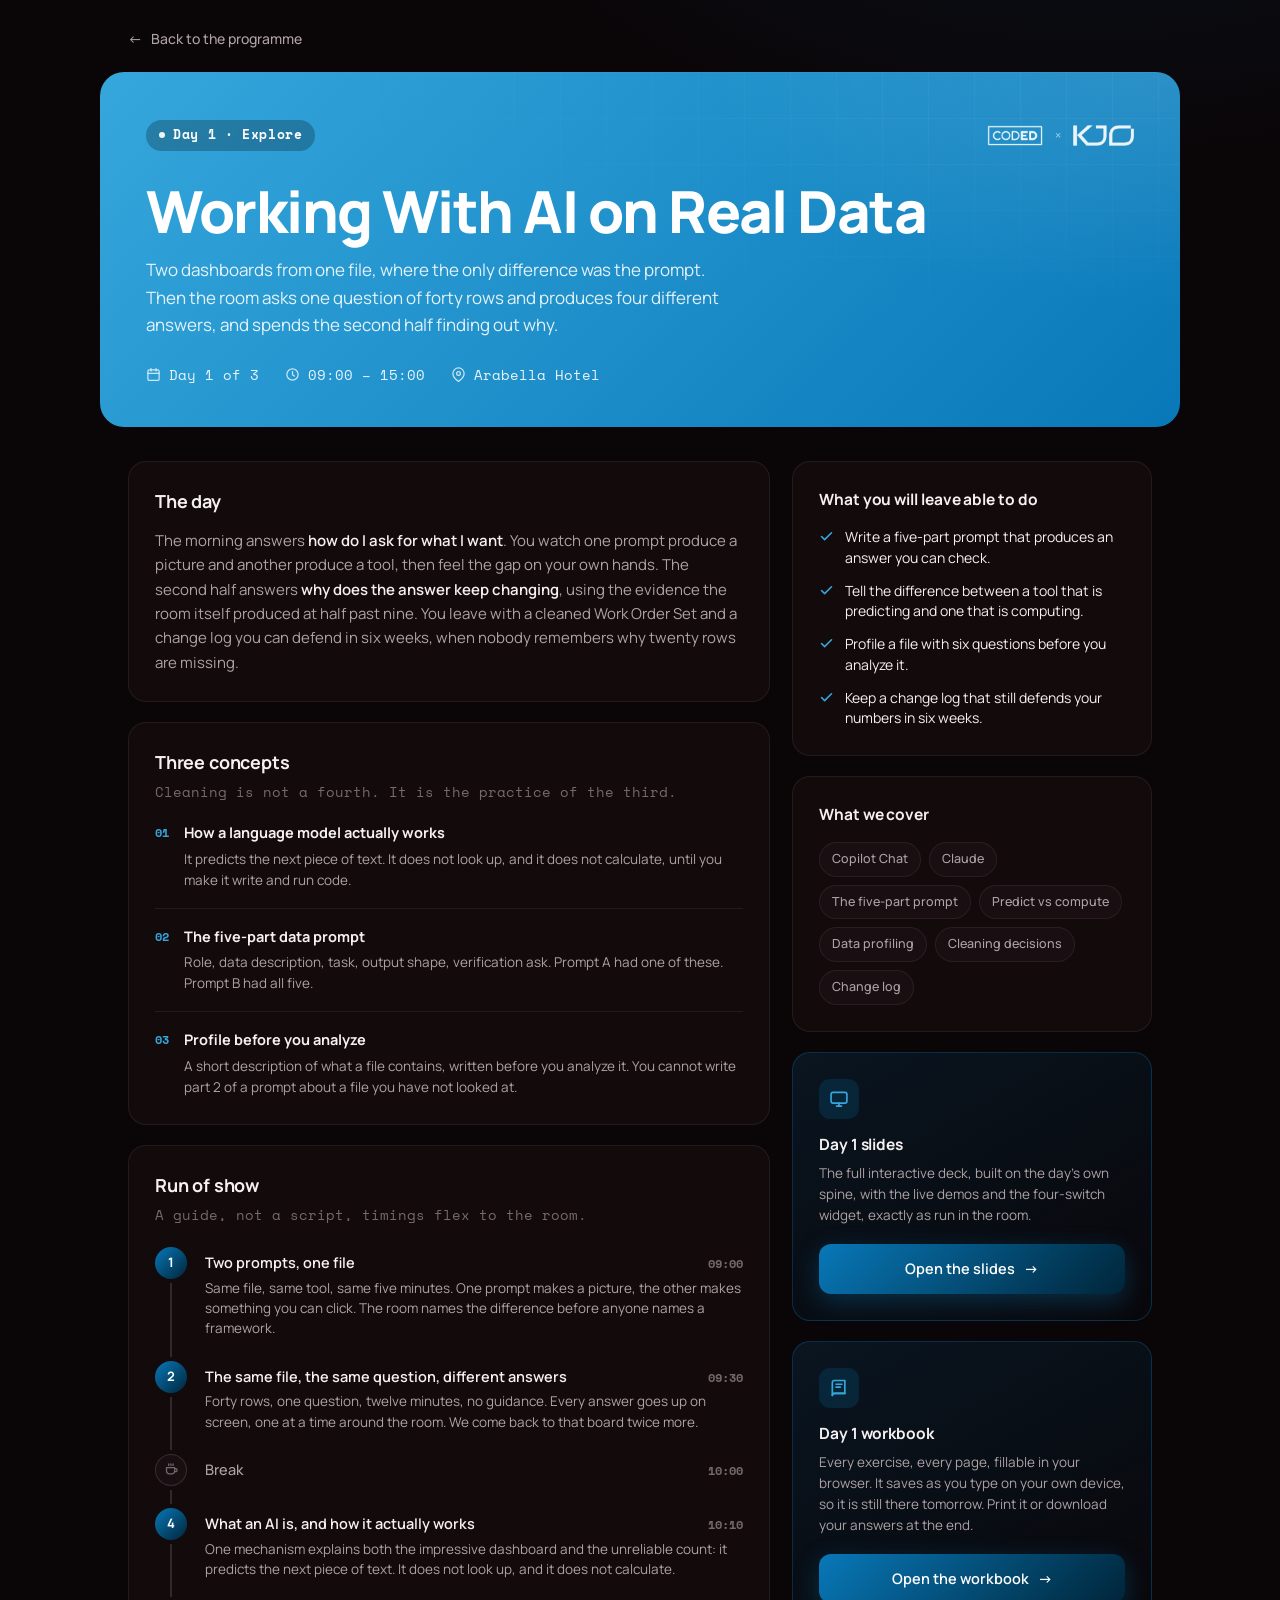
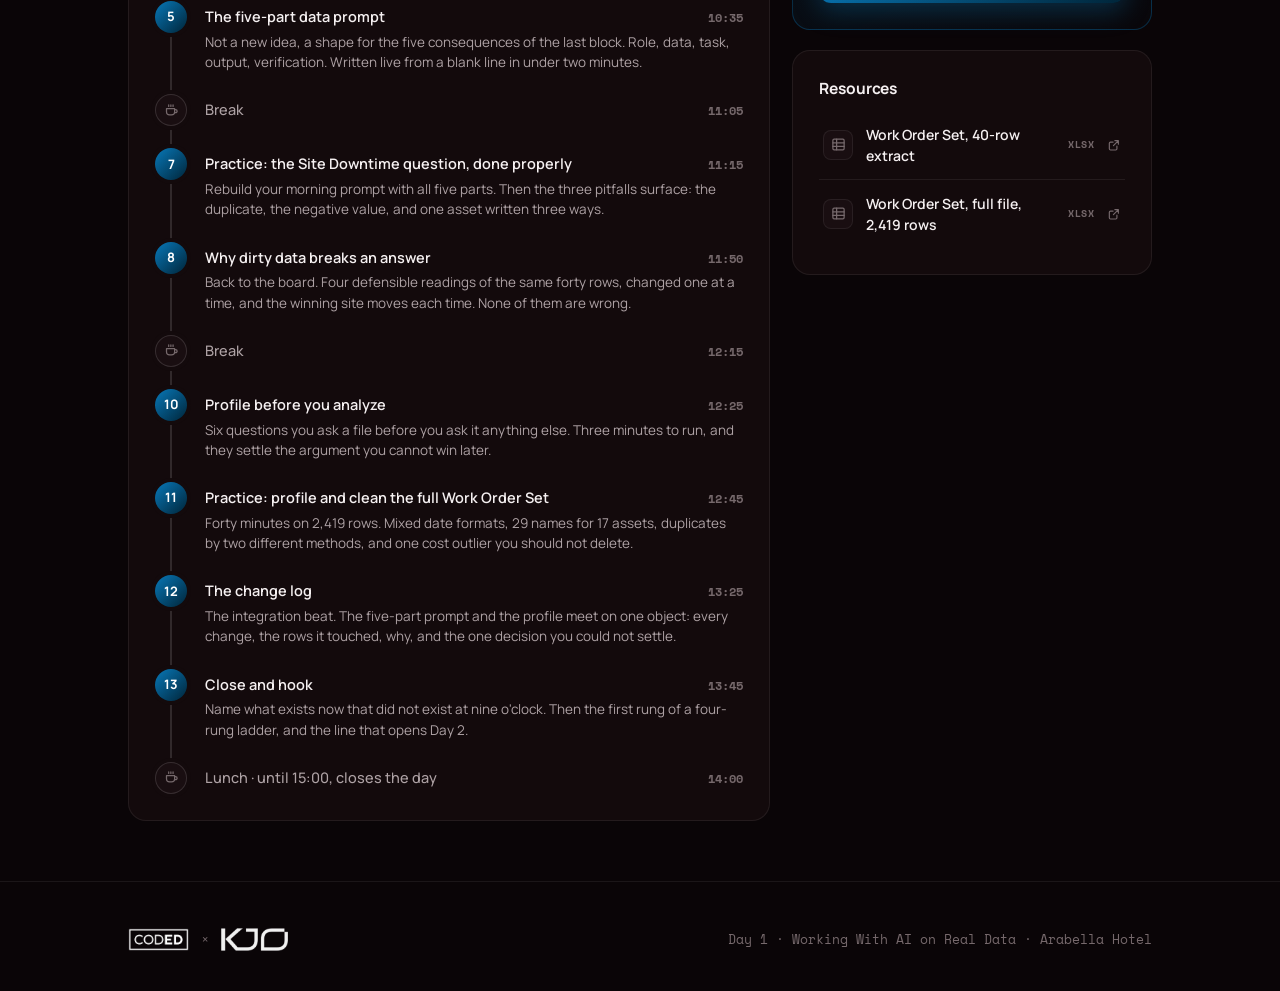
<file: public/coded-ada-day-1.html>
<!DOCTYPE html>
<html lang="en">
<head>
<meta charset="UTF-8">
<meta name="viewport" content="width=device-width, initial-scale=1.0">
<title>Day 1 &middot; Working With AI on Real Data &middot; CODED &times; KJO</title>
<link rel="preconnect" href="https://fonts.googleapis.com">
<link rel="preconnect" href="https://fonts.gstatic.com" crossorigin>
<link href="https://fonts.googleapis.com/css2?family=Manrope:wght@400;500;600;700;800&family=Space+Mono:wght@400;700&display=swap" rel="stylesheet">
<style>
:root{
  --base:#0A0507; --card:#130A0C; --card-2:#190E11;
  --ink:#F5F0F1; --ink-dim:#AEA2A5; --ink-faint:#76696C;
  --maroon:#002539; --mid:#204898; --crimson:#0878B8; --rose:#35A7DC; --rose-lt:#C2EEFB;
  --line:rgba(255,255,255,.07); --line-2:rgba(255,255,255,.13);
  --f:'Manrope',system-ui,sans-serif; --mono:'Space Mono',ui-monospace,monospace;
}
*{box-sizing:border-box;margin:0;padding:0}
html{scroll-behavior:smooth}
body{background:radial-gradient(1100px 640px at 85% -8%,rgba(8,120,184,.12),transparent 60%),var(--base);
  color:var(--ink);font-family:var(--f);-webkit-font-smoothing:antialiased;line-height:1.5;overflow-x:hidden}
a{color:inherit;text-decoration:none}
a:focus-visible{outline:2px solid var(--rose);outline-offset:3px;border-radius:6px}
.wrap{max-width:1080px;margin:0 auto;padding:0 28px}

.topbar{position:relative;z-index:5;padding:26px 0 0}
.back{display:inline-flex;align-items:center;gap:9px;font-size:14px;font-weight:500;color:var(--ink-dim);
  transition:color .15s}
.back:hover{color:var(--ink)}
.back .ar{transition:transform .15s}.back:hover .ar{transform:translateX(-3px)}

.hero-wrap{padding:22px 0 0}
.d-hero{position:relative;border-radius:24px;overflow:hidden;padding:48px 46px 42px;
  background:linear-gradient(135deg,#35A7DC 0%,#0878B8 100%);animation:rise .8s cubic-bezier(.2,.7,.2,1) both}
.d-hero::before{content:"";position:absolute;inset:0;pointer-events:none;
  background-image:linear-gradient(rgba(255,255,255,.05) 1px,transparent 1px),
    linear-gradient(90deg,rgba(255,255,255,.05) 1px,transparent 1px);
  background-size:46px 46px;
  -webkit-mask:radial-gradient(120% 130% at 88% -10%,#000,transparent 70%);
  mask:radial-gradient(120% 130% at 88% -10%,#000,transparent 70%)}
.d-hero::after{content:"";position:absolute;inset:0;pointer-events:none;
  background:radial-gradient(80% 120% at 100% 0%,rgba(255,255,255,.10),transparent 55%)}
.d-hero>*{position:relative;z-index:2}
.d-hero-top{display:flex;align-items:center;justify-content:space-between;gap:16px;margin-bottom:30px}
.cat-pill{display:inline-flex;align-items:center;gap:8px;padding:6px 13px;border-radius:999px;
  background:rgba(0,0,0,.24);font-size:12.5px;font-weight:600;color:#fff;backdrop-filter:blur(5px)}
.cat-pill .dot{width:6px;height:6px;border-radius:50%;background:#fff;opacity:.92}
.d-logos{display:flex;align-items:center;gap:12px;opacity:.96}
.d-logos .coded-logo{height:21px;width:auto;display:block}
.d-logos .kjo-logo{height:21px;width:auto;display:block}
.d-logos .x{color:rgba(255,255,255,.6);font-size:13px}
.d-hero h1{font-weight:800;letter-spacing:-.025em;line-height:1.03;font-size:clamp(34px,5.4vw,58px);color:#fff}
.d-hero .lede{margin-top:16px;max-width:600px;font-size:clamp(14.5px,1.6vw,17px);line-height:1.6;color:rgba(255,255,255,.88)}
.d-meta{display:flex;flex-wrap:wrap;gap:9px 26px;margin-top:26px;font-size:14px;font-weight:500;color:rgba(255,255,255,.9)}
.d-meta span{display:inline-flex;align-items:center;gap:8px}
.d-meta svg{opacity:.85;flex:none}

.d-grid{display:grid;grid-template-columns:1fr 360px;gap:22px;padding:34px 0 60px;align-items:start}
@media (max-width:880px){.d-grid{grid-template-columns:1fr}}
.panel{background:var(--card);border:1px solid var(--line);border-radius:18px;padding:26px}
.panel + .panel{margin-top:20px}
.panel h2{font-size:18px;font-weight:700;letter-spacing:-.01em}
.panel h3{font-size:15.5px;font-weight:700;letter-spacing:-.005em}
.panel .muted{margin-top:6px;font-size:13.5px;color:var(--ink-faint)}
.panel .brief{margin-top:14px;font-size:15px;line-height:1.62;color:var(--ink-dim)}
.panel .brief em{color:var(--ink);font-style:normal;font-weight:600}

.ros{list-style:none;margin:22px 0 0;position:relative}
.ros::before{content:"";position:absolute;left:15px;top:8px;bottom:8px;width:1.5px;background:var(--line-2)}
.ros li{position:relative;display:flex;gap:18px;padding:0 0 22px 0}
.ros li:last-child{padding-bottom:0}
.ros .num{position:relative;z-index:2;flex:none;width:32px;height:32px;border-radius:50%;
  display:flex;align-items:center;justify-content:center;font-size:13px;font-weight:700;color:#fff;
  background:linear-gradient(135deg,var(--crimson),var(--maroon));box-shadow:0 0 0 4px var(--card)}
.ros .brk{position:relative;z-index:2;flex:none;width:32px;height:32px;border-radius:50%;
  display:flex;align-items:center;justify-content:center;background:var(--card-2);border:1px solid var(--line-2);
  color:var(--ink-faint);box-shadow:0 0 0 4px var(--card)}
.ros .rc{flex:1;padding-top:5px}
.ros .rt{display:flex;justify-content:space-between;gap:14px;align-items:baseline}
.ros .rt b{font-size:14.5px;font-weight:600;color:var(--ink)}
.ros .time{font-size:12px;font-weight:600;color:var(--ink-faint);font-variant-numeric:tabular-nums;flex:none}
.ros .rd{margin-top:4px;font-size:13.5px;line-height:1.5;color:var(--ink-dim)}
.ros li.is-brk .rt b{color:var(--ink-dim);font-weight:500}

.con{display:flex;gap:15px;padding:17px 0;border-bottom:1px solid var(--line)}
.con:last-child{border-bottom:0;padding-bottom:0}
.con:first-of-type{padding-top:20px}
.con-n{flex:none;font-family:var(--mono);font-size:12px;font-weight:700;color:var(--rose);padding-top:2px}
.con b{display:block;font-size:14.5px;font-weight:700;color:var(--ink)}
.con p{margin-top:5px;font-size:13.5px;line-height:1.55;color:var(--ink-dim)}

.leave{list-style:none;margin:16px 0 0;display:flex;flex-direction:column;gap:13px}
.leave li{display:flex;gap:11px;font-size:14px;line-height:1.45;color:var(--ink)}
.leave svg{color:var(--rose);flex:none;margin-top:2px}
.chips{display:flex;flex-wrap:wrap;gap:8px;margin-top:16px}
.chip2{display:inline-flex;padding:7px 12px;border-radius:999px;background:var(--card-2);
  border:1px solid var(--line);font-size:12.5px;font-weight:500;color:var(--ink-dim)}

.cta-panel{background:linear-gradient(150deg,rgba(8,120,184,.14),rgba(0,37,57,.08));
  border-color:rgba(8,120,184,.32)}
.cta-ico{width:40px;height:40px;border-radius:11px;display:flex;align-items:center;justify-content:center;
  background:rgba(8,120,184,.18);color:var(--rose);margin-bottom:14px}
.cta-panel p{margin-top:7px;font-size:13.5px;line-height:1.55;color:var(--ink-dim)}
.slides-btn{margin-top:18px;display:flex;align-items:center;justify-content:center;gap:9px;
  padding:14px;border-radius:12px;color:#fff;font-size:14.5px;font-weight:600;
  background:linear-gradient(135deg,var(--crimson),var(--maroon));
  box-shadow:0 8px 26px rgba(8,120,184,.32);transition:transform .18s,box-shadow .18s}
.slides-btn:hover{transform:translateY(-2px);box-shadow:0 12px 34px rgba(8,120,184,.46)}
.slides-btn .ar{transition:transform .18s}.slides-btn:hover .ar{transform:translateX(4px)}

.res-list{display:flex;flex-direction:column;margin-top:10px}
.res{display:flex;align-items:center;gap:13px;padding:13px 4px;border-bottom:1px solid var(--line);
  transition:padding .15s}
.res:last-child{border-bottom:0}
.res:hover{padding-left:8px}
.res-ic{width:30px;height:30px;border-radius:8px;flex:none;display:flex;align-items:center;justify-content:center;
  background:var(--card-2);border:1px solid var(--line);color:var(--rose)}
.res-nm{flex:1;font-size:14px;font-weight:600;color:var(--ink)}
.res-tag{font-size:10px;font-weight:600;letter-spacing:.12em;text-transform:uppercase;color:var(--ink-faint)}
.res svg:last-child{color:var(--ink-faint);flex:none}

.site-foot{position:relative;border-top:1px solid var(--line);padding:46px 0 40px}
.foot-row{display:flex;justify-content:space-between;align-items:center;flex-wrap:wrap;gap:18px}
.f-lockup{display:flex;align-items:center;gap:13px}
.f-lockup .coded-logo{height:23px;width:auto;display:block}
.f-lockup .kjo-logo{height:23px;width:auto;display:block}
.f-lockup .x{color:var(--ink-faint);font-size:13px}
.foot-row .copy{font-size:13px;color:var(--ink-faint)}

@keyframes rise{from{opacity:0;transform:translateY(16px)}to{opacity:1;transform:none}}
@media (prefers-reduced-motion:reduce){.d-hero{animation:none}}
.cat-pill,.d-meta,.muted,.res-tag,.copy,.ros .time{font-family:var(--mono)}
.cat-pill,.res-tag{letter-spacing:.05em}
</style>
</head>
<body>
  <div class="wrap">
    <div class="topbar"><a class="back" href="index.html"><span class="ar">&larr;</span> Back to the programme</a></div>
  </div>

  <div class="wrap hero-wrap">
    <div class="d-hero">
      <div class="d-hero-top">
        <span class="cat-pill"><span class="dot"></span> Day 1 &middot; Explore</span>
        <div class="d-logos">
          <img class="coded-logo" src="[data-uri]" alt="CODED">
          <span class="x">&times;</span>
          <img class="kjo-logo" src="[data-uri]" alt="KJO, Al-Khafji Joint Operations">
        </div>
      </div>
      <h1>Working With AI on Real Data</h1>
      <p class="lede">Two dashboards from one file, where the only difference was the prompt. Then the room asks one question of forty rows and produces four different answers, and spends the second half finding out why.</p>
      <div class="d-meta">
        <span><svg viewBox="0 0 24 24" width="15" height="15" fill="none" stroke="currentColor" stroke-width="2" stroke-linecap="round" stroke-linejoin="round"><rect x="3" y="4.5" width="18" height="17" rx="2.5"/><path d="M16 2.5v4M8 2.5v4M3 10h18"/></svg> Day 1 of 3</span>
        <span><svg viewBox="0 0 24 24" width="15" height="15" fill="none" stroke="currentColor" stroke-width="2" stroke-linecap="round" stroke-linejoin="round"><circle cx="12" cy="12" r="9"/><path d="M12 7.5v5l3 2"/></svg> 09:00 – 15:00</span>
        <span><svg viewBox="0 0 24 24" width="15" height="15" fill="none" stroke="currentColor" stroke-width="2" stroke-linecap="round" stroke-linejoin="round"><path d="M21 10.5c0 6.5-9 12.5-9 12.5s-9-6-9-12.5a9 9 0 0118 0z"/><circle cx="12" cy="10.5" r="3"/></svg> Arabella Hotel</span>
      </div>
    </div>
  </div>

  <div class="wrap">
    <div class="d-grid">
      <div class="d-main">
        <section class="panel">
          <h2>The day</h2>
          <p class="brief">The morning answers <em>how do I ask for what I want</em>. You watch one prompt produce a picture and another produce a tool, then feel the gap on your own hands. The second half answers <em>why does the answer keep changing</em>, using the evidence the room itself produced at half past nine. You leave with a cleaned Work Order Set and a change log you can defend in six weeks, when nobody remembers why twenty rows are missing.</p>
        </section>

        <section class="panel">
          <h2>Three concepts</h2>
          <p class="muted">Cleaning is not a fourth. It is the practice of the third.</p>
<div class="con"><span class="con-n">01</span><div><b>How a language model actually works</b><p>It predicts the next piece of text. It does not look up, and it does not calculate, until you make it write and run code.</p></div></div>
<div class="con"><span class="con-n">02</span><div><b>The five-part data prompt</b><p>Role, data description, task, output shape, verification ask. Prompt A had one of these. Prompt B had all five.</p></div></div>
<div class="con"><span class="con-n">03</span><div><b>Profile before you analyze</b><p>A short description of what a file contains, written before you analyze it. You cannot write part 2 of a prompt about a file you have not looked at.</p></div></div>
        </section>

        <section class="panel">
          <h2>Run of show</h2>
          <p class="muted">A guide, not a script, timings flex to the room.</p>
          <ol class="ros">
<li><span class="num">1</span><div class="rc"><div class="rt"><b>Two prompts, one file</b><span class="time">09:00</span></div><div class="rd">Same file, same tool, same five minutes. One prompt makes a picture, the other makes something you can click. The room names the difference before anyone names a framework.</div></div></li>
<li><span class="num">2</span><div class="rc"><div class="rt"><b>The same file, the same question, different answers</b><span class="time">09:30</span></div><div class="rd">Forty rows, one question, twelve minutes, no guidance. Every answer goes up on screen, one at a time around the room. We come back to that board twice more.</div></div></li>
<li class="is-brk"><span class="brk"><svg viewBox="0 0 24 24" width="15" height="15" fill="none" stroke="currentColor" stroke-width="2" stroke-linecap="round" stroke-linejoin="round"><path d="M4 9h13v5a5 5 0 01-5 5H9a5 5 0 01-5-5z"/><path d="M17 10.5h1.5a2.5 2.5 0 010 5H17"/><path d="M7.5 3v2.5M11 3v2.5M14.5 3v2.5"/></svg></span><div class="rc"><div class="rt"><b>Break</b><span class="time">10:00</span></div></div></li>
<li><span class="num">4</span><div class="rc"><div class="rt"><b>What an AI is, and how it actually works</b><span class="time">10:10</span></div><div class="rd">One mechanism explains both the impressive dashboard and the unreliable count: it predicts the next piece of text. It does not look up, and it does not calculate.</div></div></li>
<li><span class="num">5</span><div class="rc"><div class="rt"><b>The five-part data prompt</b><span class="time">10:35</span></div><div class="rd">Not a new idea, a shape for the five consequences of the last block. Role, data, task, output, verification. Written live from a blank line in under two minutes.</div></div></li>
<li class="is-brk"><span class="brk"><svg viewBox="0 0 24 24" width="15" height="15" fill="none" stroke="currentColor" stroke-width="2" stroke-linecap="round" stroke-linejoin="round"><path d="M4 9h13v5a5 5 0 01-5 5H9a5 5 0 01-5-5z"/><path d="M17 10.5h1.5a2.5 2.5 0 010 5H17"/><path d="M7.5 3v2.5M11 3v2.5M14.5 3v2.5"/></svg></span><div class="rc"><div class="rt"><b>Break</b><span class="time">11:05</span></div></div></li>
<li><span class="num">7</span><div class="rc"><div class="rt"><b>Practice: the Site Downtime question, done properly</b><span class="time">11:15</span></div><div class="rd">Rebuild your morning prompt with all five parts. Then the three pitfalls surface: the duplicate, the negative value, and one asset written three ways.</div></div></li>
<li><span class="num">8</span><div class="rc"><div class="rt"><b>Why dirty data breaks an answer</b><span class="time">11:50</span></div><div class="rd">Back to the board. Four defensible readings of the same forty rows, changed one at a time, and the winning site moves each time. None of them are wrong.</div></div></li>
<li class="is-brk"><span class="brk"><svg viewBox="0 0 24 24" width="15" height="15" fill="none" stroke="currentColor" stroke-width="2" stroke-linecap="round" stroke-linejoin="round"><path d="M4 9h13v5a5 5 0 01-5 5H9a5 5 0 01-5-5z"/><path d="M17 10.5h1.5a2.5 2.5 0 010 5H17"/><path d="M7.5 3v2.5M11 3v2.5M14.5 3v2.5"/></svg></span><div class="rc"><div class="rt"><b>Break</b><span class="time">12:15</span></div></div></li>
<li><span class="num">10</span><div class="rc"><div class="rt"><b>Profile before you analyze</b><span class="time">12:25</span></div><div class="rd">Six questions you ask a file before you ask it anything else. Three minutes to run, and they settle the argument you cannot win later.</div></div></li>
<li><span class="num">11</span><div class="rc"><div class="rt"><b>Practice: profile and clean the full Work Order Set</b><span class="time">12:45</span></div><div class="rd">Forty minutes on 2,419 rows. Mixed date formats, 29 names for 17 assets, duplicates by two different methods, and one cost outlier you should not delete.</div></div></li>
<li><span class="num">12</span><div class="rc"><div class="rt"><b>The change log</b><span class="time">13:25</span></div><div class="rd">The integration beat. The five-part prompt and the profile meet on one object: every change, the rows it touched, why, and the one decision you could not settle.</div></div></li>
<li><span class="num">13</span><div class="rc"><div class="rt"><b>Close and hook</b><span class="time">13:45</span></div><div class="rd">Name what exists now that did not exist at nine o'clock. Then the first rung of a four-rung ladder, and the line that opens Day 2.</div></div></li>
<li class="is-brk"><span class="brk"><svg viewBox="0 0 24 24" width="15" height="15" fill="none" stroke="currentColor" stroke-width="2" stroke-linecap="round" stroke-linejoin="round"><path d="M4 9h13v5a5 5 0 01-5 5H9a5 5 0 01-5-5z"/><path d="M17 10.5h1.5a2.5 2.5 0 010 5H17"/><path d="M7.5 3v2.5M11 3v2.5M14.5 3v2.5"/></svg></span><div class="rc"><div class="rt"><b>Lunch &middot; until 15:00, closes the day</b><span class="time">14:00</span></div></div></li>
          </ol>
        </section>
      </div>

      <aside class="d-side">
        <section class="panel">
          <h3>What you will leave able to do</h3>
          <ul class="leave">
<li><svg viewBox="0 0 24 24" width="15" height="15" fill="none" stroke="currentColor" stroke-width="2.5" stroke-linecap="round" stroke-linejoin="round"><path d="M4 12l5 5L20 6"/></svg><span>Write a five-part prompt that produces an answer you can check.</span></li>
<li><svg viewBox="0 0 24 24" width="15" height="15" fill="none" stroke="currentColor" stroke-width="2.5" stroke-linecap="round" stroke-linejoin="round"><path d="M4 12l5 5L20 6"/></svg><span>Tell the difference between a tool that is predicting and one that is computing.</span></li>
<li><svg viewBox="0 0 24 24" width="15" height="15" fill="none" stroke="currentColor" stroke-width="2.5" stroke-linecap="round" stroke-linejoin="round"><path d="M4 12l5 5L20 6"/></svg><span>Profile a file with six questions before you analyze it.</span></li>
<li><svg viewBox="0 0 24 24" width="15" height="15" fill="none" stroke="currentColor" stroke-width="2.5" stroke-linecap="round" stroke-linejoin="round"><path d="M4 12l5 5L20 6"/></svg><span>Keep a change log that still defends your numbers in six weeks.</span></li>
          </ul>
        </section>

        <section class="panel">
          <h3>What we cover</h3>
          <div class="chips">
<span class="chip2">Copilot Chat</span>
<span class="chip2">Claude</span>
<span class="chip2">The five-part prompt</span>
<span class="chip2">Predict vs compute</span>
<span class="chip2">Data profiling</span>
<span class="chip2">Cleaning decisions</span>
<span class="chip2">Change log</span>
          </div>
        </section>

        <section class="panel cta-panel">
          <div class="cta-ico"><svg viewBox="0 0 24 24" width="20" height="20" fill="none" stroke="currentColor" stroke-width="2" stroke-linecap="round" stroke-linejoin="round"><rect x="2.5" y="4" width="19" height="13" rx="2.5"/><path d="M9 20.5h6M12 17v3.5"/></svg></div>
          <h3>Day 1 slides</h3>
          <p>The full interactive deck, built on the day&rsquo;s own spine, with the live
             demos and the four-switch widget, exactly as run in the room.</p>
          <a class="slides-btn" href="coded-ada-day-1-deck.html"><span>Open the slides</span> <span class="ar">&rarr;</span></a>
        </section>

        <section class="panel cta-panel">
          <div class="cta-ico"><svg viewBox="0 0 24 24" width="20" height="20" fill="none" stroke="currentColor" stroke-width="2" stroke-linecap="round" stroke-linejoin="round"><path d="M4 5.5A2.5 2.5 0 016.5 3H19v15.5H6.5A2.5 2.5 0 004 21z"/><path d="M19 18.5H6.5A2.5 2.5 0 004 21M8.5 7.5h7M8.5 11h5"/></svg></div>
          <h3>Day 1 workbook</h3>
          <p>Every exercise, every page, fillable in your browser. It saves as you type on your own
             device, so it is still there tomorrow. Print it or download your answers at the end.</p>
          <a class="slides-btn" href="coded-ada-day-1-workbook.html"><span>Open the workbook</span> <span class="ar">&rarr;</span></a>
        </section>



        <section class="panel">
          <h3>Resources</h3>
          <div class="res-list">
<a class="res" href="work-orders-40.xlsx" target=_blank rel=noopener><span class="res-ic"><svg viewBox="0 0 24 24" width="15" height="15" fill="none" stroke="currentColor" stroke-width="2" stroke-linecap="round" stroke-linejoin="round"><rect x="3" y="3.5" width="18" height="17" rx="2"/><path d="M3 9.5h18M3 15h18M9 3.5v17"/></svg></span><span class="res-nm">Work Order Set, 40-row extract</span><span class="res-tag">XLSX</span><svg viewBox="0 0 24 24" width="14" height="14" fill="none" stroke="currentColor" stroke-width="2" stroke-linecap="round" stroke-linejoin="round"><path d="M13.5 4.5H19.5V10.5M19.5 4.5L11 13"/><path d="M17 14v4.5a2 2 0 01-2 2H6a2 2 0 01-2-2V9a2 2 0 012-2h4.5"/></svg></a>
<a class="res" href="work-orders-full.xlsx" target=_blank rel=noopener><span class="res-ic"><svg viewBox="0 0 24 24" width="15" height="15" fill="none" stroke="currentColor" stroke-width="2" stroke-linecap="round" stroke-linejoin="round"><rect x="3" y="3.5" width="18" height="17" rx="2"/><path d="M3 9.5h18M3 15h18M9 3.5v17"/></svg></span><span class="res-nm">Work Order Set, full file, 2,419 rows</span><span class="res-tag">XLSX</span><svg viewBox="0 0 24 24" width="14" height="14" fill="none" stroke="currentColor" stroke-width="2" stroke-linecap="round" stroke-linejoin="round"><path d="M13.5 4.5H19.5V10.5M19.5 4.5L11 13"/><path d="M17 14v4.5a2 2 0 01-2 2H6a2 2 0 01-2-2V9a2 2 0 012-2h4.5"/></svg></a>
          </div>
        </section>
      </aside>
    </div>
  </div>

  <footer class="site-foot">
    <div class="wrap">
      <div class="foot-row">
        <div class="f-lockup">
          <img class="coded-logo" src="[data-uri]" alt="CODED">
          <span class="x">&times;</span>
          <img class="kjo-logo" src="[data-uri]" alt="KJO, Al-Khafji Joint Operations">
        </div>
        <span class="copy">Day 1 &middot; Working With AI on Real Data &middot; Arabella Hotel</span>
      </div>
    </div>
  </footer>
</body>
</html>
</file>
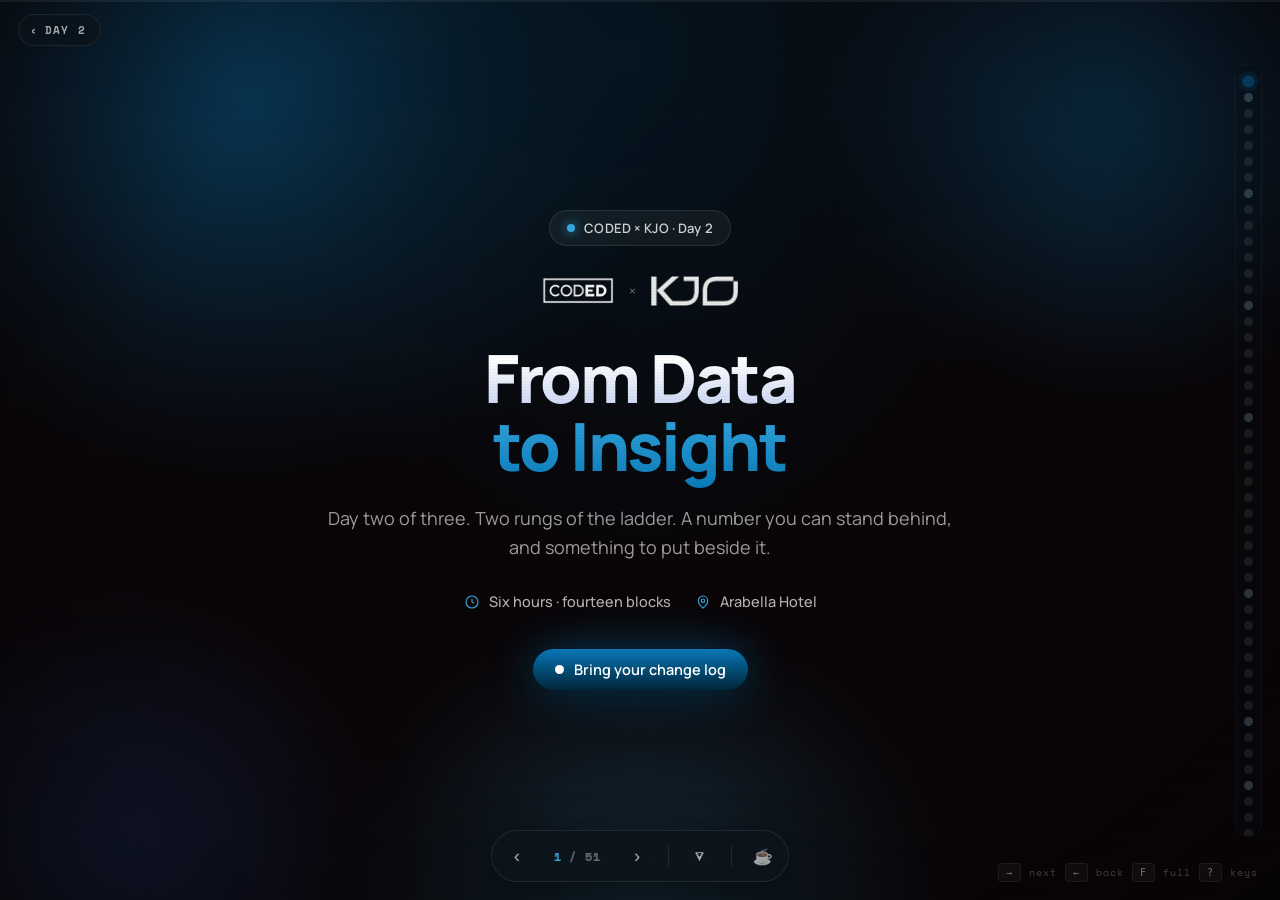
<file: public/coded-ada-day-2-deck.html>
<!DOCTYPE html>
<html lang="en">
<head>
<meta charset="UTF-8">
<meta name="viewport" content="width=device-width, initial-scale=1.0">
<title>Day 2 &middot; From Data to Insight &middot; CODED &times; KJO</title>
<link rel="preconnect" href="https://fonts.googleapis.com">
<link rel="preconnect" href="https://fonts.gstatic.com" crossorigin>
<link href="https://fonts.googleapis.com/css2?family=Manrope:wght@400;500;600;700;800&family=Space+Mono:wght@400;700&display=swap" rel="stylesheet">
<style>

:root{--coded-navy:#14243F;--coded-blue:#004AA3;--coded-blue-lt:#FF8C00;
  --base:#0A0507; --surf:#150A0D; --surf2:#1C0E12; --deep:#240A11; --panel:#120A0C;
  --crimson:#0878B8; --rose:#35A7DC; --rose-lt:#C2EEFB; --maroon:#002539; --mid:#204898;
  --w:#fff;--w8:rgba(255,255,255,.8);--w7:rgba(255,255,255,.7);--w6:rgba(255,255,255,.6);
  --w5:rgba(255,255,255,.5);--w4:rgba(255,255,255,.4);--w3:rgba(255,255,255,.3);
  --w2:rgba(255,255,255,.2);--w1:rgba(255,255,255,.1);--w06:rgba(255,255,255,.06);
  --line:rgba(255,255,255,.09);
  --mf:'Manrope',sans-serif;--mono:'Space Mono',monospace;
}
*,*::before,*::after{box-sizing:border-box;margin:0;padding:0;}
html,body{height:100%;overflow:hidden;font-family:var(--mf);background:var(--base);color:var(--w);}
body::after{content:'';position:fixed;inset:0;z-index:9999;pointer-events:none;background:repeating-linear-gradient(0deg,transparent,transparent 2px,rgba(0,0,0,.025) 2px,rgba(0,0,0,.025) 3px);}
svg{display:block;}
.icn{width:1em;height:1em;stroke:currentColor;fill:none;stroke-width:1.8;stroke-linecap:round;stroke-linejoin:round;flex:none;}

.slide{position:fixed;inset:0;display:none;flex-direction:column;overflow-y:auto;overflow-x:hidden;}
.slide.active{display:flex;}
.slide::-webkit-scrollbar{width:8px;}
.slide::-webkit-scrollbar-thumb{background:var(--w1);border-radius:4px;}

.bg-grid{position:absolute;inset:0;pointer-events:none;background-image:linear-gradient(rgba(255,255,255,.014) 1px,transparent 1px),linear-gradient(90deg,rgba(255,255,255,.014) 1px,transparent 1px);background-size:58px 58px;-webkit-mask:radial-gradient(circle at 50% 26%,#000,transparent 80%);mask:radial-gradient(circle at 50% 26%,#000,transparent 80%);}
.blob{position:absolute;border-radius:50%;pointer-events:none;filter:blur(120px);mix-blend-mode:screen;}
.blob.b1{width:760px;height:760px;background:rgba(8,120,184,.26);top:-280px;right:-200px;animation:blob 22s ease-in-out infinite;}
.blob.b2{width:560px;height:560px;background:rgba(0,37,57,.30);bottom:-180px;left:-140px;animation:blob 28s ease-in-out infinite reverse;}
.blob.b3{width:420px;height:420px;background:rgba(53,167,220,.14);top:40%;left:46%;animation:blob 25s ease-in-out infinite;}
@keyframes blob{0%,100%{transform:translate(0,0) scale(1);}33%{transform:translate(28px,-18px) scale(1.06);}66%{transform:translate(-18px,22px) scale(.95);}}

#prail-wrap{position:fixed;top:0;left:0;right:0;height:2px;z-index:120;background:var(--w06);}
#prail{height:100%;width:0;background:linear-gradient(90deg,var(--coded-blue-lt),var(--coded-blue),var(--crimson),var(--rose));transition:width .4s ease;}

.brand{position:fixed;top:16px;left:112px;z-index:60;display:flex;align-items:center;gap:11px;opacity:.92;}
.brand img.cm{height:15px;width:auto;}
.brand .x{color:var(--w3);font-size:11px;}
.brand img.km{height:23px;width:auto;}

.deck-nav{position:fixed;bottom:18px;left:50%;transform:translateX(-50%);z-index:100;display:flex;align-items:center;gap:8px;background:rgba(12,20,28,.92);backdrop-filter:blur(20px);border:1px solid var(--line);border-radius:40px;padding:6px;box-shadow:0 12px 40px rgba(0,0,0,.5);}
.nav-btn{background:none;border:none;color:var(--w7);cursor:pointer;width:38px;height:38px;border-radius:50%;display:flex;align-items:center;justify-content:center;transition:all .15s;font-size:18px;}
.nav-btn:hover{background:var(--w06);color:var(--w);}
.nav-btn:active{transform:scale(.94);}
.nav-btn.fs{font-size:14px;}
.nav-divider{width:1px;height:20px;background:var(--w1);margin:0 4px;}
.nav-pos{color:var(--w);font-weight:700;letter-spacing:.06em;padding:0 10px;font-size:12px;min-width:54px;text-align:center;font-family:var(--mono);}
.nav-pos .cur{color:var(--rose);}
.nav-pos .tot{color:var(--w4);}

.nav-dots{position:fixed;top:50%;right:18px;transform:translateY(-50%);z-index:90;display:flex;flex-direction:column;gap:7px;padding:13px 8px;background:rgba(12,20,28,.6);backdrop-filter:blur(12px);border:1px solid var(--line);border-radius:30px;opacity:.4;transition:opacity .2s;max-height:86vh;overflow:auto;}
.nav-dots::-webkit-scrollbar{display:none;}
.nav-dots:hover{opacity:1;}
@media(max-width:900px){.nav-dots{display:none;}}
.nav-dot{width:9px;height:9px;border-radius:50%;background:var(--w2);cursor:pointer;border:none;padding:0;transition:all .2s;position:relative;flex:none;}
.nav-dot:hover{background:var(--w5);transform:scale(1.3);}
.nav-dot.active{background:var(--crimson);transform:scale(1.35);box-shadow:0 0 0 3px rgba(8,120,184,.25);}
.nav-dot.sec{background:var(--rose-lt);opacity:.5;}
.nav-dot .nav-tip{position:absolute;right:20px;top:50%;transform:translateY(-50%);background:var(--surf2);border:1px solid var(--line);padding:5px 10px;border-radius:6px;font-family:var(--mono);font-size:10px;color:var(--w);white-space:nowrap;opacity:0;pointer-events:none;transition:opacity .15s;}
.nav-dot:hover .nav-tip{opacity:1;}

#build-hint{position:fixed;bottom:70px;left:50%;z-index:95;display:none;align-items:center;gap:9px;font-family:var(--mono);font-size:10px;color:var(--rose-lt);letter-spacing:.14em;text-transform:uppercase;background:rgba(12,20,28,.88);border:1px solid rgba(8,120,184,.35);border-radius:30px;padding:7px 15px;transform:translateX(-50%);animation:hintBob 1.7s ease-in-out infinite;}
@keyframes hintBob{0%,100%{transform:translateX(-50%) translateY(0);}50%{transform:translateX(-50%) translateY(-3px);}}
#build-hint .bh-dot{width:6px;height:6px;border-radius:50%;background:var(--crimson);animation:bhpulse 1.3s ease infinite;}
@keyframes bhpulse{0%,100%{box-shadow:0 0 0 0 rgba(8,120,184,.6);}50%{box-shadow:0 0 0 6px rgba(8,120,184,0);}}

.kbd-hint{position:fixed;bottom:18px;right:22px;z-index:90;font-family:var(--mono);font-size:10px;color:var(--w4);letter-spacing:.1em;display:flex;align-items:center;gap:8px;opacity:.6;}
.kbd-hint kbd{background:var(--w06);border:1px solid var(--w1);border-radius:4px;padding:3px 7px;color:var(--w7);font-size:10px;}
@media(max-width:1200px){.kbd-hint{display:none;}}

.slide-pad{flex:1;display:flex;flex-direction:column;justify-content:flex-start;padding:84px 70px 96px;position:relative;z-index:2;max-width:1320px;margin:0 auto;width:100%;min-height:100vh;}
@media(max-width:1400px){.slide-pad{padding:80px 54px 96px;}}
@media(max-width:1100px){.slide-pad{padding:72px 32px 96px;}}
@media(max-height:760px){.slide-pad{padding-top:60px;padding-bottom:84px;}}
.slide-pad.center{justify-content:center;}

.eyebrow{font-family:var(--mono);font-size:10px;letter-spacing:.26em;color:var(--rose-lt);text-transform:uppercase;margin-bottom:18px;display:flex;align-items:center;gap:10px;}
.eyebrow::before{content:'';width:32px;height:1px;background:var(--crimson);flex:none;}
.eyebrow .tnum{color:var(--w4);}
.hl{color:var(--rose);} .hl.c{color:var(--crimson);}
.demo-h{font-size:clamp(32px,4.6vw,60px);font-weight:900;line-height:1.04;letter-spacing:-2.2px;margin-bottom:14px;}
.lead{font-size:18px;color:var(--w7);line-height:1.55;max-width:820px;}
.lead b{color:var(--w);font-weight:700;}

.badge{display:inline-flex;align-items:center;gap:8px;padding:5px 12px;border-radius:30px;font-family:var(--mono);font-size:10px;letter-spacing:.16em;text-transform:uppercase;font-weight:700;margin-bottom:18px;}
.badge.disc{background:var(--w06);border:1px solid var(--w1);color:var(--w6);}
.badge.disc .icn{width:13px;height:13px;color:var(--w5);}
.badge.scored{background:rgba(8,120,184,.1);border:1px solid rgba(8,120,184,.34);color:var(--rose);}
.badge.scored .ld{width:7px;height:7px;border-radius:50%;background:var(--crimson);animation:livedot 1.4s ease-in-out infinite;}
@keyframes livedot{0%,100%{box-shadow:0 0 0 0 rgba(8,120,184,.7);}70%{box-shadow:0 0 0 10px rgba(8,120,184,0);}}

.anchor{margin-bottom:8px;background:linear-gradient(135deg,rgba(8,120,184,.12),rgba(8,120,184,.02));border:1px solid rgba(8,120,184,.3);border-left:3px solid var(--crimson);border-radius:0 12px 12px 0;padding:16px 22px;max-width:880px;font-size:17px;line-height:1.5;color:var(--w8);}
.anchor .al{font-family:var(--mono);font-size:9.5px;letter-spacing:.18em;text-transform:uppercase;color:var(--rose-lt);font-weight:700;display:block;margin-bottom:7px;}
.anchor b{color:var(--w);font-weight:800;}

/* build engine */
.b{opacity:0;transform:translateY(16px);transition:opacity .5s cubic-bezier(.2,.7,.2,1),transform .5s cubic-bezier(.2,.7,.2,1);}
.b.in{opacity:1;transform:none;}
.b.step{opacity:1;transform:none;}
.next-up{animation:nextPulse 1.3s ease-in-out infinite;}
@keyframes nextPulse{0%,100%{box-shadow:0 0 0 0 rgba(8,120,184,.5);}50%{box-shadow:0 0 0 8px rgba(8,120,184,0);}}
@keyframes fadeUp{from{opacity:0;transform:translateY(8px);}to{opacity:1;transform:none;}}

/* cover */
#cover .stage{flex:1;display:flex;flex-direction:column;justify-content:center;padding:90px 70px 100px;position:relative;z-index:2;max-width:1320px;margin:0 auto;width:100%;}
@media(max-width:1100px){#cover .stage{padding:80px 32px 100px;}}
#cover .clock{font-family:var(--mono);font-size:11px;color:var(--rose-lt);letter-spacing:.28em;text-transform:uppercase;margin-bottom:26px;display:flex;align-items:center;gap:12px;}
.live-dot{width:8px;height:8px;border-radius:50%;background:var(--crimson);animation:livedot 1.4s ease-in-out infinite;}
#cover .mega{font-size:clamp(44px,7vw,98px);font-weight:900;line-height:.94;letter-spacing:-3.6px;}
#cover .mega .row{overflow:hidden;display:block;}
#cover .mega .word{display:inline-block;opacity:0;transform:translateY(56px);animation:wordIn .9s cubic-bezier(.2,.7,.2,1) forwards;}
@keyframes wordIn{to{opacity:1;transform:translateY(0);}}
#cover .mega .accent{color:var(--rose);}
#cover .sub{margin-top:28px;font-size:19px;color:var(--w7);max-width:700px;line-height:1.5;}
.lock{display:flex;align-items:center;gap:18px;margin-top:38px;}
.lock img.c{height:28px;width:auto;}
.lock img.k{height:34px;width:auto;}
.lock .x{color:var(--w4);font-size:15px;font-weight:300;}

/* roadmap */
.road{display:grid;grid-template-columns:1fr 1fr;gap:12px;margin-top:28px;max-width:1100px;}
@media(max-width:820px){.road{grid-template-columns:1fr;}}
.ritem{display:flex;gap:16px;align-items:flex-start;background:linear-gradient(180deg,rgba(255,255,255,.045),rgba(255,255,255,.012));border:1px solid var(--w1);border-radius:13px;padding:16px 18px;}
.ritem .rn{font-family:var(--mono);font-size:15px;font-weight:700;color:var(--rose);width:30px;flex:none;}
.ritem .rt{font-size:16.5px;font-weight:700;letter-spacing:-.2px;line-height:1.25;}
.ritem .rd{font-size:13px;color:var(--w6);margin-top:4px;line-height:1.4;}
.rtag{font-family:var(--mono);font-size:8.5px;font-weight:700;letter-spacing:.1em;text-transform:uppercase;padding:3px 8px;border-radius:20px;margin-top:8px;display:inline-block;}
.rtag.s{background:rgba(8,120,184,.14);border:1px solid rgba(8,120,184,.3);color:var(--rose);}
.rtag.d{background:var(--w06);border:1px solid var(--w1);color:var(--w5);}

/* analogy cards */
.spread-row{display:grid;grid-template-columns:repeat(3,1fr);gap:16px;margin-top:26px;}
@media(max-width:920px){.spread-row{grid-template-columns:1fr;}}
.sc{background:linear-gradient(180deg,rgba(255,255,255,.045),rgba(255,255,255,.012));border:1px solid var(--w1);border-radius:16px;padding:22px 22px 20px;position:relative;overflow:hidden;}
.sc .sic{font-size:26px;color:var(--rose);margin-bottom:14px;}
.sc .sw{font-family:var(--mono);font-size:10.5px;letter-spacing:.16em;text-transform:uppercase;font-weight:700;color:var(--rose-lt);margin-bottom:8px;}
.sc .st{font-size:20px;font-weight:800;letter-spacing:-.4px;margin-bottom:8px;line-height:1.16;}
.sc .sd{font-size:14.5px;color:var(--w7);line-height:1.5;}
.sc .sd b{color:var(--w);}
.sc .tag{position:absolute;top:16px;right:16px;font-family:var(--mono);font-size:9px;font-weight:700;letter-spacing:.1em;padding:3px 9px;border-radius:20px;background:rgba(8,120,184,.14);border:1px solid rgba(8,120,184,.3);color:var(--rose);}
.punch{margin-top:22px;font-size:22px;font-weight:800;letter-spacing:-.5px;line-height:1.34;max-width:980px;}
.punch b{color:var(--rose);}
.punch .sm{display:block;font-size:15px;font-weight:600;color:var(--w6);margin-top:9px;letter-spacing:0;}

/* technical map */
.map{display:flex;flex-direction:column;gap:11px;margin-top:26px;max-width:1060px;}
.mr{display:grid;grid-template-columns:210px 150px 1fr;align-items:stretch;background:linear-gradient(180deg,rgba(255,255,255,.045),rgba(255,255,255,.012));border:1px solid var(--w1);border-radius:14px;overflow:hidden;}
@media(max-width:820px){.mr{grid-template-columns:1fr;}}
.mr .meta-cell{padding:15px 18px;font-size:14px;color:var(--w7);display:flex;align-items:center;flex-wrap:wrap;gap:6px 9px;border-right:1px solid var(--w1);}
.mr .meta-cell .icn{width:18px;height:18px;color:var(--rose);}
.mr .term-cell{padding:15px 18px;display:flex;align-items:center;border-right:1px solid var(--w1);}
.mr .term{font-family:var(--mono);font-size:15px;font-weight:700;color:var(--rose);letter-spacing:-.2px;}
.mr .mech-cell{padding:15px 20px;font-size:14.5px;color:var(--w8);display:flex;align-items:center;line-height:1.45;}
.mr .mech-cell b{color:var(--w);font-weight:700;}
@media(max-width:820px){.mr .meta-cell,.mr .term-cell{border-right:none;border-bottom:1px solid var(--w1);}}
.spread-anim{flex-basis:100%;margin-top:6px;display:flex;flex-wrap:wrap;gap:6px;max-width:172px;}
.node{width:14px;height:14px;border-radius:4px;background:var(--w1);border:1px solid var(--w2);transition:background .25s,box-shadow .25s,border-color .25s;}
.node.infected{background:var(--crimson);border-color:var(--rose);box-shadow:0 0 10px rgba(8,120,184,.6);}
.keyline{margin-top:22px;background:rgba(8,120,184,.07);border:1px solid rgba(8,120,184,.26);border-radius:13px;padding:18px 22px;font-size:17px;font-weight:700;color:var(--w);max-width:1060px;line-height:1.4;letter-spacing:-.3px;}
.keyline b{color:var(--rose);}

/* shared demo bits */
.demo-h.sm{font-size:clamp(28px,3.6vw,44px);}
.btn{background:var(--crimson);color:#fff;border:none;border-radius:9px;padding:12px 24px;font-family:var(--mf);font-size:15px;font-weight:800;cursor:pointer;transition:all .18s;letter-spacing:-.2px;display:inline-flex;align-items:center;gap:8px;}
.btn:hover{background:var(--rose);transform:translateY(-2px);box-shadow:0 12px 30px rgba(8,120,184,.32);}
.btn.ghost{background:transparent;border:1px solid var(--w2);color:var(--w7);}
.btn.ghost:hover{background:var(--w06);box-shadow:none;}
.btn:disabled{opacity:.4;cursor:not-allowed;transform:none;box-shadow:none;}
.demo-controls{margin-top:16px;display:flex;gap:10px;align-items:center;flex-wrap:wrap;}
.scorepill{font-family:var(--mono);font-size:13px;color:var(--w);background:rgba(8,120,184,.1);border:1px solid rgba(8,120,184,.3);border-radius:30px;padding:6px 14px;font-weight:700;}
.scorepill b{color:var(--rose);}
.src{margin-top:auto;padding-top:22px;font-family:var(--mono);font-size:10px;color:var(--w4);letter-spacing:.04em;line-height:1.5;}
.src strong{color:var(--w6);}

/* case slide */
.case-hero{display:flex;gap:24px;align-items:center;flex-wrap:wrap;margin-top:24px;background:linear-gradient(135deg,rgba(8,120,184,.12),rgba(8,120,184,.02));border:1px solid rgba(8,120,184,.3);border-radius:16px;padding:22px 26px;max-width:1060px;}
.case-hero .big{font-size:64px;font-weight:900;font-family:var(--mono);color:var(--rose);letter-spacing:-3px;line-height:1;}
.case-hero .big .u{font-size:26px;}
.case-hero .ht{flex:1;min-width:260px;font-size:17px;color:var(--w8);line-height:1.42;font-weight:600;}
.case-hero .ht b{color:var(--w);font-weight:800;}
.case-hero .ht .nm{display:block;font-family:var(--mono);font-size:11px;letter-spacing:.16em;text-transform:uppercase;color:var(--rose-lt);margin-bottom:8px;font-weight:700;}
.stat3{display:grid;grid-template-columns:repeat(3,1fr);gap:14px;margin-top:16px;max-width:1060px;}
@media(max-width:680px){.stat3{grid-template-columns:1fr;}}
.st3{background:linear-gradient(180deg,rgba(255,255,255,.045),rgba(255,255,255,.012));border:1px solid var(--w1);border-radius:13px;padding:18px 22px;}
.st3 .v{font-size:36px;font-weight:900;font-family:var(--mono);letter-spacing:-1.5px;line-height:1;color:var(--rose);min-height:36px;}
.st3 .v .u{font-size:17px;}
.st3 .l{font-family:var(--mono);font-size:10px;color:var(--w5);letter-spacing:.12em;text-transform:uppercase;margin-top:11px;}
.flow{margin-top:18px;background:rgba(255,255,255,.02);border:1px solid var(--w1);border-radius:13px;padding:18px 22px;max-width:1060px;}
.flow .fl{font-family:var(--mono);font-size:10px;color:var(--rose-lt);letter-spacing:.16em;text-transform:uppercase;font-weight:700;margin-bottom:14px;}
.flow-steps{display:flex;align-items:stretch;gap:8px;flex-wrap:wrap;}
.fstep{flex:1;min-width:150px;background:rgba(0,0,0,.28);border:1px solid var(--w1);border-radius:10px;padding:13px 14px;}
.fstep .fn{font-family:var(--mono);font-size:9px;color:var(--rose);font-weight:700;letter-spacing:.1em;}
.fstep .fh{font-size:14px;font-weight:700;margin-top:5px;color:var(--w);letter-spacing:-.2px;}
.fstep .fd{font-size:12.5px;color:var(--w6);margin-top:5px;line-height:1.4;}
.kw-hook{margin-top:16px;display:flex;align-items:center;gap:12px;font-size:15.5px;color:var(--w8);background:rgba(8,120,184,.07);border:1px solid rgba(8,120,184,.26);border-radius:12px;padding:15px 20px;max-width:1060px;line-height:1.45;}
.kw-hook .icn{width:22px;height:22px;color:var(--rose);}
.kw-hook b{color:var(--rose);}
.nextup{margin-top:8px;display:flex;align-items:center;gap:16px;background:linear-gradient(180deg,rgba(255,255,255,.045),rgba(255,255,255,.012));border:1px solid var(--w1);border-radius:14px;padding:18px 22px;max-width:680px;}
.nextup .nlbl{font-family:var(--mono);font-size:10px;color:var(--rose-lt);letter-spacing:.16em;text-transform:uppercase;font-weight:700;}
.nextup .nt{font-size:20px;font-weight:800;letter-spacing:-.4px;margin-top:6px;}
.nextup .nt b{color:var(--rose);}
.nextup .nic{font-size:0;margin-left:auto;color:var(--rose);}
.nextup .nic .icn{width:34px;height:34px;}
.close-punch{font-size:clamp(26px,3.4vw,44px);font-weight:900;letter-spacing:-1.5px;line-height:1.14;max-width:1060px;margin-top:8px;}
.close-punch b{color:var(--rose);}

/* ===== TAG demo (T3) ===== */
.tag-wrap{margin-top:22px;max-width:1000px;}
.tag-top{display:flex;align-items:center;justify-content:space-between;flex-wrap:wrap;gap:12px;margin-bottom:14px;}
.tag-round{font-family:var(--mono);font-size:11px;letter-spacing:.14em;text-transform:uppercase;color:var(--w5);font-weight:700;}
.tag-round b{color:var(--rose);}
.scenario{background:var(--panel);border:1px solid var(--w1);border-radius:13px;padding:20px 22px;box-shadow:0 18px 50px rgba(0,0,0,.4);}
.scenario .slbl{font-family:var(--mono);font-size:9.5px;letter-spacing:.18em;text-transform:uppercase;color:var(--rose-lt);font-weight:700;margin-bottom:11px;display:flex;align-items:center;gap:8px;}
.scenario .slbl::before{content:'';width:8px;height:8px;border-radius:50%;background:var(--crimson);}
.scenario .stext{font-size:18px;line-height:1.55;color:var(--w8);}
.scenario .stext b{color:var(--w);}
.tag-opts{display:grid;grid-template-columns:repeat(3,1fr);gap:11px;margin-top:16px;}
@media(max-width:680px){.tag-opts{grid-template-columns:1fr;}}
.topt{background:rgba(0,0,0,.32);border:1.5px solid var(--w1);border-radius:11px;padding:15px 14px;cursor:pointer;transition:all .16s;text-align:center;font-family:var(--mf);color:var(--w);}
.topt:hover{border-color:var(--rose);background:rgba(8,120,184,.08);transform:translateY(-2px);}
.topt .tn{font-size:17px;font-weight:800;letter-spacing:-.3px;}
.topt .tc{font-family:var(--mono);font-size:9.5px;letter-spacing:.06em;text-transform:uppercase;color:var(--w5);margin-top:5px;}
.tag-opts.done .topt{cursor:default;transform:none;}
.topt.correct{border-color:var(--crimson);background:rgba(8,120,184,.16);box-shadow:0 0 0 3px rgba(8,120,184,.14);}
.topt.correct .tc{color:var(--rose);}
.topt.wrongpick{border-color:var(--w2);background:rgba(255,255,255,.02);opacity:.5;}
.topt.wrongpick .tn{text-decoration:line-through;}
.fb{margin-top:14px;padding:15px 18px;border-radius:11px;font-size:15px;line-height:1.5;display:none;font-weight:500;color:var(--w8);}
.fb.show{display:block;animation:fadeUp .4s ease;}
.fb.hit{background:rgba(8,120,184,.09);border:1px solid rgba(8,120,184,.32);}
.fb.miss{background:rgba(255,255,255,.03);border:1px solid var(--w1);}
.fb .verd{font-weight:800;}.fb.hit .verd{color:var(--rose);}.fb.miss .verd{color:var(--w5);}
.fb b{color:var(--w);}
.final{margin-top:16px;padding:18px 22px;border-radius:13px;background:linear-gradient(135deg,rgba(8,120,184,.12),rgba(8,120,184,.02));border:1px solid rgba(8,120,184,.3);display:none;font-size:16px;line-height:1.45;font-weight:600;color:var(--w8);max-width:1000px;}
.final.show{display:block;animation:fadeUp .45s ease;}
.final .fs{font-size:22px;font-weight:900;color:var(--rose);}
.final b{color:var(--w);}

/* ===== ROUTING demo (T1, discuss) ===== */
.route-wrap{margin-top:22px;max-width:1040px;}
.route-q{margin-top:14px;font-size:19px;font-weight:700;color:var(--w);letter-spacing:-.3px;}
.route-q b{color:var(--rose);}
.lanes{display:grid;grid-template-columns:repeat(3,1fr);gap:12px;margin-top:16px;}
@media(max-width:820px){.lanes{grid-template-columns:1fr;}}
.lane{background:linear-gradient(180deg,rgba(255,255,255,.04),rgba(255,255,255,.012));border:1px solid var(--w1);border-radius:13px;padding:16px 16px;opacity:.45;filter:grayscale(.5);transition:opacity .4s,filter .4s,border-color .4s,transform .25s;}
.lane.on{opacity:1;filter:none;border-color:var(--rose);transform:translateY(-2px);}
.lane .ln{font-family:var(--mono);font-size:9.5px;letter-spacing:.12em;text-transform:uppercase;color:var(--rose);font-weight:700;margin-bottom:6px;}
.lane .lt{font-size:16px;font-weight:800;letter-spacing:-.3px;}
.lane .ld2{font-size:13px;color:var(--w6);margin-top:6px;line-height:1.4;}
.route-path{margin-top:16px;background:rgba(8,120,184,.07);border:1px solid rgba(8,120,184,.26);border-radius:12px;padding:16px 20px;display:none;font-size:15.5px;color:var(--w8);line-height:1.5;}
.route-path.show{display:block;animation:fadeUp .4s ease;}
.route-path b{color:var(--rose);}
.route-path .pl{font-family:var(--mono);font-size:9.5px;letter-spacing:.16em;text-transform:uppercase;color:var(--rose-lt);font-weight:700;margin-bottom:8px;}

/* ===== TIMELINE demo (T2, discuss) ===== */
.tl-wrap{margin-top:22px;max-width:1080px;}
.cost-bar{display:flex;align-items:baseline;gap:14px;margin-bottom:16px;}
.cost-now{font-family:var(--mono);font-size:46px;font-weight:900;color:var(--rose);letter-spacing:-2px;line-height:1;}
.cost-lbl{font-family:var(--mono);font-size:10px;letter-spacing:.14em;text-transform:uppercase;color:var(--w5);}
.tline{display:flex;gap:8px;}
@media(max-width:820px){.tline{flex-direction:column;}}
.tl-stage{flex:1;background:linear-gradient(180deg,rgba(255,255,255,.04),rgba(255,255,255,.012));border:1px solid var(--w1);border-radius:12px;padding:15px 15px;opacity:.4;transition:opacity .4s,border-color .4s,transform .3s;position:relative;}
.tl-stage.on{opacity:1;border-color:var(--rose);transform:translateY(-3px);}
.tl-stage .tn{font-family:var(--mono);font-size:9px;color:var(--rose);font-weight:700;letter-spacing:.1em;}
.tl-stage .th{font-size:15px;font-weight:800;margin-top:5px;letter-spacing:-.2px;}
.tl-stage .td{font-size:12.5px;color:var(--w6);margin-top:6px;line-height:1.4;}
.tl-stage .tadd{font-family:var(--mono);font-size:14px;font-weight:700;color:var(--rose);margin-top:9px;opacity:0;transition:opacity .4s;}
.tl-stage.on .tadd{opacity:1;}

/* ===== SIEM demo (T4, scored) ===== */
.siem{margin-top:20px;max-width:1120px;background:var(--panel);border:1px solid var(--w1);border-radius:13px;overflow:hidden;box-shadow:0 18px 50px rgba(0,0,0,.4);}
.siem-bar{background:#170c0f;padding:11px 16px;display:flex;align-items:center;gap:10px;border-bottom:1px solid var(--w1);font-family:var(--mono);font-size:11px;color:var(--w5);}
.siem-bar .dot{width:8px;height:8px;border-radius:50%;background:var(--crimson);}
.siem-bar .ttl{color:var(--w7);font-weight:700;letter-spacing:.04em;}
.siem-bar .hint{margin-left:auto;color:var(--rose-lt);}
.logtable{width:100%;border-collapse:collapse;font-family:var(--mono);font-size:12.5px;}
.logtable th{text-align:left;padding:9px 14px;color:var(--w5);font-size:9.5px;letter-spacing:.12em;text-transform:uppercase;border-bottom:1px solid var(--w1);background:rgba(0,0,0,.25);}
.logrow td{padding:10px 14px;border-bottom:1px solid rgba(255,255,255,.05);color:var(--w7);cursor:pointer;transition:background .15s;}
.logrow:hover td{background:rgba(8,120,184,.06);}
.logrow td .eg{color:var(--w5);}
.logrow.cleared td{cursor:default;}
.logrow.normal td{opacity:.42;}
.logrow.normal td:first-child::after{content:' · normal';color:var(--w4);font-size:10px;}
.logrow.flagged td{background:rgba(8,120,184,.16);color:var(--w);}
.logrow.flagged td .eg{color:var(--rose);font-weight:700;}
.logrow.flagged td:first-child{box-shadow:inset 3px 0 0 var(--crimson);}

/* ===== CHAT demo (T5, scored) ===== */
.chatwin{margin-top:20px;max-width:760px;background:var(--panel);border:1px solid var(--w1);border-radius:15px;overflow:hidden;box-shadow:0 18px 50px rgba(0,0,0,.4);}
.chat-bar{background:#170c0f;padding:12px 18px;border-bottom:1px solid var(--w1);display:flex;align-items:center;gap:11px;}
.chat-av{width:30px;height:30px;border-radius:50%;background:linear-gradient(135deg,var(--maroon),var(--mid));display:flex;align-items:center;justify-content:center;color:var(--rose-lt);}
.chat-av .icn{width:16px;height:16px;}
.chat-who{font-size:14px;font-weight:700;}
.chat-sub{font-family:var(--mono);font-size:10px;color:var(--w5);margin-top:1px;}
.chat-body{padding:18px;display:flex;flex-direction:column;gap:11px;min-height:230px;}
.cmsg{max-width:80%;padding:11px 15px;border-radius:14px;font-size:14.5px;line-height:1.45;animation:fadeUp .3s ease;}
.cmsg.them{align-self:flex-start;background:rgba(255,255,255,.05);border:1.5px solid var(--w1);border-bottom-left-radius:5px;color:var(--w8);}
.cmsg.them.flagable{cursor:pointer;transition:all .15s;}
.cmsg.them.flagable:hover{border-color:var(--rose);background:rgba(8,120,184,.08);}
.cmsg.them.flagged{border-color:var(--crimson);background:rgba(8,120,184,.16);color:var(--w);}
.cmsg.them.flagged::after{content:attr(data-tech);display:block;margin-top:7px;font-family:var(--mono);font-size:9.5px;letter-spacing:.08em;text-transform:uppercase;color:var(--rose);font-weight:700;}
.cmsg.me{align-self:flex-end;background:linear-gradient(135deg,var(--crimson),var(--maroon));color:#fff;border-bottom-right-radius:5px;}
.chat-foot{padding:13px 18px;border-top:1px solid var(--w1);font-family:var(--mono);font-size:11px;color:var(--w5);display:flex;align-items:center;gap:10px;}
.chat-foot b{color:var(--rose);}

/* ===== BEC demo (T6, scored) ===== */
.mail{margin-top:20px;max-width:780px;background:var(--panel);border:1px solid var(--w1);border-radius:13px;overflow:hidden;box-shadow:0 24px 60px rgba(0,0,0,.45);}
.mail-bar{background:#170c0f;padding:10px 16px;display:flex;align-items:center;gap:7px;border-bottom:1px solid var(--w1);}
.mail-bar .d{width:11px;height:11px;border-radius:50%;}
.mail-bar .d.r{background:var(--crimson);}.mail-bar .d.y{background:var(--mid);}.mail-bar .d.g{background:var(--maroon);}
.mail-bar .t{margin-left:auto;font-family:var(--mono);font-size:10.5px;color:var(--w4);}
.mail-head{padding:14px 20px;border-bottom:1px solid var(--w1);}
.mrow{display:flex;gap:10px;font-size:13.5px;margin-bottom:6px;align-items:baseline;}
.mrow .k{font-family:var(--mono);font-size:10px;color:var(--w4);letter-spacing:.08em;text-transform:uppercase;min-width:58px;}
.mrow .v{color:var(--w8);}.mrow .v b{color:var(--w);font-weight:700;}
.msub{font-size:16px;font-weight:800;color:var(--w);letter-spacing:-.3px;}
.mail-body{padding:16px 20px;font-size:14.5px;line-height:1.65;color:var(--w8);}
.mail-body p{margin-bottom:10px;}
.hot{position:relative;border-radius:4px;padding:0 3px;cursor:pointer;border-bottom:1.5px dashed var(--w3);transition:all .15s;}
.hot:hover{background:rgba(8,120,184,.1);border-color:var(--rose);}
.hot.found{background:rgba(8,120,184,.2);border-bottom:1.5px solid var(--crimson);color:var(--w);font-weight:600;}
.hot.found::after{content:'✓';position:absolute;top:-9px;right:-7px;font-size:11px;color:var(--rose);font-weight:900;}
.hot.dud{background:rgba(255,255,255,.05);border-color:var(--w2);}
.hot.dud::after{content:'safe';position:absolute;top:-13px;right:-4px;font-size:8px;font-family:var(--mono);color:var(--w4);}
.bec-tally{margin-top:14px;display:flex;align-items:center;gap:14px;flex-wrap:wrap;}
.bec-prog{font-family:var(--mono);font-size:13px;color:var(--w7);}
.bec-prog b{color:var(--rose);font-size:16px;}

/* ============ PRESENTER LAYER (laser · blank · help) ============ */
.laser{position:fixed;width:18px;height:18px;border-radius:50%;pointer-events:none;z-index:9999;transform:translate(-50%,-50%);display:none;
  background:radial-gradient(circle,#ff4d6a 0%,rgba(255,77,106,.85) 35%,rgba(255,77,106,0) 70%);
  box-shadow:0 0 14px 5px rgba(255,60,90,.65),0 0 40px 14px rgba(255,60,90,.28);}
body.laser-on .laser{display:block;}
body.laser-on *{cursor:none!important;}
.blankscreen{position:fixed;inset:0;background:#06030400;z-index:9998;display:none;align-items:center;justify-content:center;
  transition:background .35s ease;}
.blankscreen.on{display:flex;background:#060304;}
.blankscreen .bk{font-family:var(--mono);font-size:12px;letter-spacing:.2em;text-transform:uppercase;color:rgba(255,255,255,.18);}
.help-overlay{position:fixed;inset:0;background:rgba(6,3,4,.86);backdrop-filter:blur(6px);z-index:10000;display:none;align-items:center;justify-content:center;}
.help-overlay.on{display:flex;animation:fadeUp .25s ease;}
.help-card{background:var(--panel);border:1px solid var(--w1);border-radius:16px;padding:30px 36px;max-width:520px;box-shadow:0 30px 80px rgba(0,0,0,.6);}
.help-card h3{font-family:var(--mf);font-size:20px;font-weight:800;color:var(--w);margin-bottom:18px;letter-spacing:-.4px;}
.help-row{display:flex;align-items:center;gap:14px;margin-bottom:11px;}
.help-row .keys{display:flex;gap:5px;min-width:160px;}
.help-row kbd{font-family:var(--mono);font-size:11px;background:rgba(255,255,255,.07);border:1px solid var(--w2);border-bottom-width:2px;border-radius:6px;padding:4px 9px;color:var(--rose-lt);}
.help-row .what{font-size:14px;color:var(--w7);}
.help-card .hint{margin-top:16px;font-family:var(--mono);font-size:10.5px;color:var(--w4);letter-spacing:.05em;}
.pres-tag{position:fixed;bottom:18px;left:50%;transform:translateX(-50%);z-index:60;font-family:var(--mono);font-size:9.5px;letter-spacing:.14em;text-transform:uppercase;color:var(--w3);background:rgba(0,0,0,.35);border:1px solid var(--w1);border-radius:20px;padding:5px 13px;opacity:0;transition:opacity .3s;pointer-events:none;}
.pres-tag.show{opacity:1;}

/* ============ FLIP CARDS (dynamic concepts) ============ */
.flip-row{display:grid;grid-template-columns:repeat(4,1fr);gap:14px;margin-top:22px;}
@media(max-width:900px){.flip-row{grid-template-columns:repeat(2,1fr);}}
.flip-card{perspective:1200px;height:230px;cursor:pointer;}
.flip-inner{position:relative;width:100%;height:100%;transition:transform .6s cubic-bezier(.4,.2,.2,1);transform-style:preserve-3d;}
.flip-card.flipped .flip-inner{transform:rotateY(180deg);}
.flip-face{position:absolute;inset:0;backface-visibility:hidden;-webkit-backface-visibility:hidden;border-radius:14px;padding:20px 18px;display:flex;flex-direction:column;border:1px solid var(--w1);}
.flip-front{background:linear-gradient(165deg,var(--surf2),var(--panel));align-items:flex-start;justify-content:space-between;}
.flip-front .fi{width:38px;height:38px;color:var(--rose);}
.flip-front .ft{font-family:var(--mf);font-size:19px;font-weight:800;color:var(--w);letter-spacing:-.4px;line-height:1.15;}
.flip-front .tapme{font-family:var(--mono);font-size:9.5px;letter-spacing:.14em;text-transform:uppercase;color:var(--w4);display:flex;align-items:center;gap:6px;}
.flip-front .tapme svg{width:13px;height:13px;}
.flip-back{background:linear-gradient(165deg,var(--deep),var(--maroon));transform:rotateY(180deg);justify-content:center;}
.flip-back .bt{font-family:var(--mono);font-size:10px;letter-spacing:.12em;text-transform:uppercase;color:var(--rose-lt);font-weight:700;margin-bottom:9px;}
.flip-back .bd{font-size:14.5px;line-height:1.5;color:#fff;}
.flip-back .bd b{color:var(--rose-lt);}
.flip-allnote{margin-top:14px;font-family:var(--mono);font-size:11px;color:var(--w5);text-align:center;}

/* ============ RBAC EXERCISE BOARD ============ */
.rbac-top{display:flex;align-items:center;gap:14px;flex-wrap:wrap;margin:6px 0 14px;}
.rbac-prog{font-family:var(--mono);font-size:12px;color:var(--w6);}
.rbac-prog b{color:var(--rose);}
.rbac-pool{display:flex;gap:10px;flex-wrap:wrap;margin-bottom:18px;min-height:48px;padding:14px;background:rgba(0,0,0,.22);border:1px dashed var(--w2);border-radius:12px;}
.rbac-pool .pool-lbl{width:100%;font-family:var(--mono);font-size:9.5px;letter-spacing:.14em;text-transform:uppercase;color:var(--w4);margin-bottom:2px;}
.task-card{font-family:var(--mf);font-size:14px;font-weight:600;color:var(--w);background:linear-gradient(160deg,var(--surf2),var(--panel));border:1.5px solid var(--w2);border-radius:10px;padding:11px 15px;cursor:pointer;transition:all .16s;box-shadow:0 6px 18px rgba(0,0,0,.3);}
.task-card:hover{border-color:var(--rose);transform:translateY(-2px);}
.task-card.sel{border-color:var(--crimson);background:rgba(8,120,184,.18);box-shadow:0 0 0 3px rgba(8,120,184,.22),0 8px 22px rgba(0,0,0,.35);transform:translateY(-2px);}
.task-card.placed{display:none;}
.rbac-board{display:grid;grid-template-columns:repeat(5,1fr);gap:11px;}
@media(max-width:980px){.rbac-board{grid-template-columns:repeat(3,1fr);}}
@media(max-width:620px){.rbac-board{grid-template-columns:repeat(2,1fr);}}
.role-col{background:linear-gradient(180deg,rgba(255,255,255,.035),rgba(255,255,255,.01));border:1.5px solid var(--w1);border-radius:13px;overflow:hidden;cursor:pointer;transition:all .16s;display:flex;flex-direction:column;min-height:172px;}
.role-col:hover{border-color:var(--w3);}
.rbac-armed .role-col{border-color:var(--rose);box-shadow:0 0 0 1px rgba(53,167,220,.25);}
.role-col.flash-bad{animation:flashBad .5s ease;}
.role-col.flash-good{animation:flashGood .5s ease;}
@keyframes flashBad{0%,100%{background:linear-gradient(180deg,rgba(255,255,255,.035),rgba(255,255,255,.01));}40%{background:rgba(8,120,184,.2);}}
@keyframes flashGood{0%,100%{background:linear-gradient(180deg,rgba(255,255,255,.035),rgba(255,255,255,.01));}40%{background:rgba(53,167,220,.16);}}
.role-head{padding:13px 13px 11px;border-bottom:1px solid var(--w1);background:rgba(0,0,0,.2);}
.role-head .rname{font-family:var(--mf);font-size:14px;font-weight:800;color:var(--w);letter-spacing:-.3px;display:flex;align-items:center;gap:8px;}
.role-head .rname svg{width:16px;height:16px;color:var(--rose);flex-shrink:0;}
.role-head .rauth{font-family:var(--mono);font-size:9px;letter-spacing:.08em;text-transform:uppercase;color:var(--w4);margin-top:4px;}
.role-drop{flex:1;padding:9px;display:flex;flex-direction:column;gap:6px;}
.role-drop:empty::after{content:'tap to assign';font-family:var(--mono);font-size:10px;color:var(--w3);margin:auto;}
.assigned{font-family:var(--mf);font-size:11.5px;font-weight:600;color:#fff;background:rgba(8,120,184,.16);border:1px solid rgba(53,167,220,.4);border-radius:7px;padding:7px 9px;line-height:1.25;animation:fadeUp .3s ease;}
.assigned .ck{color:var(--rose);font-weight:800;margin-right:5px;}
.rbac-fb{margin-top:14px;border-radius:11px;padding:0 18px;max-height:0;overflow:hidden;transition:max-height .3s ease,padding .3s ease;}
.rbac-fb.show{max-height:200px;padding:14px 18px;animation:fadeUp .25s ease;}
.rbac-fb.good{background:rgba(8,120,184,.1);border:1px solid rgba(8,120,184,.32);}
.rbac-fb.bad{background:rgba(255,255,255,.03);border:1px solid var(--w2);}
.rbac-fb .fbv{font-family:var(--mono);font-size:10px;letter-spacing:.1em;text-transform:uppercase;font-weight:700;margin-bottom:6px;}
.rbac-fb.good .fbv{color:var(--rose);}
.rbac-fb.bad .fbv{color:var(--rose-lt);}
.rbac-fb .fbt{font-size:14.5px;color:var(--w8);line-height:1.45;}
.rbac-fb .fbt b{color:var(--w);}

/* super-admin climax */
.superadmin{margin-top:20px;background:linear-gradient(135deg,var(--deep),rgba(10,5,7,.6));border:1.5px solid rgba(53,167,220,.4);border-radius:14px;padding:22px 24px;}
.superadmin .sq{font-size:17px;font-weight:700;color:var(--w);line-height:1.5;}
.superadmin .sq b{color:var(--rose);}
.sa-choices{display:flex;gap:12px;margin-top:16px;flex-wrap:wrap;}
.sa-reveal{margin-top:16px;display:none;}
.sa-reveal.show{display:block;animation:fadeUp .4s ease;}
.breach-grid{display:grid;grid-template-columns:repeat(8,1fr);gap:5px;margin:14px 0;}
.breach-grid .bn{aspect-ratio:1;border-radius:4px;background:rgba(255,255,255,.06);transition:background .25s;}
.breach-grid .bn.hit{background:var(--crimson);box-shadow:0 0 10px rgba(8,120,184,.5);}

/* ===== elite: metaphor bridge rows + topic opener ===== */
.topic-eyebrow{font-family:var(--mono);font-size:11px;letter-spacing:.22em;text-transform:uppercase;color:var(--rose-lt);font-weight:700;}
.topic-title{font-family:var(--mf);font-weight:800;font-size:clamp(38px,6vw,72px);line-height:1.02;letter-spacing:-2px;color:var(--w);margin:14px 0 18px;}
.topic-title .hl{color:var(--rose);}
.bridge-tag{display:inline-flex;align-items:center;gap:8px;font-family:var(--mono);font-size:10px;letter-spacing:.1em;text-transform:uppercase;font-weight:700;border-radius:20px;padding:5px 12px;margin-bottom:8px;}
.bridge-tag.story{background:rgba(255,255,255,.05);border:1px solid var(--w2);color:var(--w6);}
.bridge-tag.tech{background:rgba(8,120,184,.12);border:1px solid rgba(8,120,184,.34);color:var(--rose);}
.mr.linkable{cursor:pointer;transition:border-color .15s,transform .15s;}
.mr.linkable:hover{border-color:var(--rose);transform:translateX(3px);}
.mr .lk-note{grid-column:1 / -1;max-height:0;overflow:hidden;opacity:0;transition:max-height .35s ease,opacity .25s ease,margin .3s,padding .3s;font-size:14px;line-height:1.5;color:var(--w8);}
.mr.open{border-color:var(--crimson);background:rgba(8,120,184,.06);}
.mr.open .lk-note{max-height:160px;opacity:1;margin-top:12px;padding-top:12px;border-top:1px solid var(--w1);}
.mr .lk-note .lkb{color:var(--rose);font-weight:700;}
.mr .tap-cue{font-family:var(--mono);font-size:9px;letter-spacing:.1em;text-transform:uppercase;color:var(--w4);margin-left:auto;}
.link-line{margin-top:18px;display:flex;align-items:center;gap:14px;background:linear-gradient(135deg,rgba(8,120,184,.12),rgba(8,120,184,.02));border:1px solid rgba(8,120,184,.3);border-radius:13px;padding:16px 20px;}
.link-line .ll-from{font-size:15px;color:var(--w7);}
.link-line .ll-arrow{color:var(--rose);font-size:20px;flex-shrink:0;}
.link-line .ll-to{font-size:16px;color:var(--w);font-weight:700;}
.link-line .ll-to b{color:var(--rose);}

/* per-term tabs */
.topic-tab{display:inline-block;font-family:var(--mono);font-size:10px;letter-spacing:.18em;text-transform:uppercase;color:var(--rose-lt);background:rgba(8,120,184,.1);border:1px solid rgba(8,120,184,.28);border-radius:20px;padding:5px 13px;font-weight:700;margin-bottom:14px;}
.term-tab{display:inline-block;font-family:var(--mono);font-size:9.5px;letter-spacing:.16em;text-transform:uppercase;color:var(--w5);background:var(--w06);border:1px solid var(--w1);border-radius:20px;padding:4px 12px;font-weight:700;margin-bottom:14px;}
.defbox{background:rgba(8,120,184,.07);border:1px solid rgba(8,120,184,.26);border-left:3px solid var(--crimson);border-radius:11px;padding:16px 20px;font-size:16.5px;color:var(--w9);line-height:1.5;margin:8px 0 6px;}
.defbox .dt{display:inline-block;font-family:var(--mono);font-size:12px;letter-spacing:.08em;font-weight:700;color:var(--rose);background:rgba(8,120,184,.14);border-radius:6px;padding:3px 10px;margin-right:10px;}
.mini{background:var(--panel);border:1px solid var(--w1);border-radius:14px;padding:22px 24px;box-shadow:0 18px 50px rgba(0,0,0,.4);width:100%;}
.mini-q{font-family:var(--mono);font-size:10px;letter-spacing:.14em;text-transform:uppercase;color:var(--rose);font-weight:700;margin-bottom:14px;}
.mini-note{font-size:14px;color:var(--w7);line-height:1.5;margin-top:6px;min-height:20px;} .mini-note b{color:var(--w);} .mini-note.win{color:var(--rose-lt);}
.mc-opts{display:flex;flex-direction:column;gap:10px;margin:6px 0 4px;}
.mc-opt{text-align:left;background:var(--w06);border:1px solid var(--w1);border-radius:11px;padding:13px 16px;color:var(--w8);font-size:14.5px;font-weight:600;cursor:pointer;transition:all .15s;font-family:inherit;}
.mc-opt:hover{border-color:var(--rose);color:var(--w);} .mc-opts.done .mc-opt{cursor:default;} .mc-opts.done .mc-opt:hover{border-color:var(--w1);}
.mc-opt.correct{background:rgba(8,120,184,.16);border-color:var(--rose);color:#fff;} .mc-opt.wrong{opacity:.5;}
.mc-fb{margin-top:14px;border-radius:11px;max-height:0;overflow:hidden;transition:max-height .35s;background:rgba(8,120,184,.06);border:1px solid transparent;} .mc-fb.show{max-height:220px;border-color:rgba(8,120,184,.26);padding:14px 17px;}
.mc-fb .fbh{font-family:var(--mono);font-size:9.5px;letter-spacing:.14em;text-transform:uppercase;font-weight:700;margin-bottom:7px;color:var(--rose);}
.mc-fb .fbt{font-size:14px;color:var(--w8);line-height:1.5;} .mc-fb .fbt b{color:var(--w);}
/* practical hook (password) */
.ph-stage{position:relative;height:100%;display:flex;flex-direction:column;align-items:center;justify-content:center;text-align:center;padding:0 5vw;}
.ph-glow{position:absolute;inset:0;background:radial-gradient(circle at 50% 40%,rgba(8,120,184,.15),transparent 62%);}
.ph-eyebrow{position:relative;font-family:var(--mono);font-size:12px;letter-spacing:.22em;text-transform:uppercase;color:var(--rose-lt);margin-bottom:14px;}
.ph-q{position:relative;font-size:clamp(24px,3.6vw,40px);font-weight:800;color:#fff;letter-spacing:-1px;margin-bottom:20px;}

/* ===== Day-2 demo CSS ===== */
/* ===== DAY 2, PASSWORD demo (T1) ===== */
.pw-demo{margin-top:20px;max-width:1000px;}
.pw-card{background:var(--panel);border:1px solid var(--w1);border-radius:13px;padding:20px 22px;box-shadow:0 18px 50px rgba(0,0,0,.4);}
.pw-label{font-family:var(--mono);font-size:9.5px;letter-spacing:.18em;text-transform:uppercase;color:var(--rose-lt);font-weight:700;margin-bottom:11px;}
.pw-input{width:100%;background:rgba(0,0,0,.35);border:1.5px solid var(--w2);border-radius:10px;padding:14px 16px;font-family:var(--mono);font-size:18px;color:var(--w);letter-spacing:.04em;outline:none;transition:border-color .15s;}
.pw-input:focus{border-color:var(--rose);}
.pw-meter{height:8px;background:rgba(255,255,255,.07);border-radius:5px;margin-top:14px;overflow:hidden;}
.pw-fill{height:100%;width:0;border-radius:5px;transition:width .3s ease,background .3s ease;background:var(--crimson);}
.pw-stats{display:grid;grid-template-columns:repeat(3,1fr);gap:12px;margin-top:16px;}
@media(max-width:680px){.pw-stats{grid-template-columns:1fr;}}
.pw-stat{background:rgba(0,0,0,.25);border:1px solid var(--w1);border-radius:10px;padding:13px 15px;}
.pw-stat .sv{font-family:var(--mono);font-size:21px;font-weight:700;color:var(--rose);letter-spacing:-.5px;}
.pw-stat .sl{font-family:var(--mono);font-size:9.5px;letter-spacing:.1em;text-transform:uppercase;color:var(--w5);margin-top:6px;}
.pw-time{margin-top:16px;display:flex;align-items:baseline;gap:14px;flex-wrap:wrap;}
.pw-time .lab{font-family:var(--mono);font-size:10px;letter-spacing:.12em;text-transform:uppercase;color:var(--w5);}
.pw-time .val{font-family:var(--mono);font-size:30px;font-weight:700;letter-spacing:-1px;color:var(--rose);}
.pw-presets{display:flex;gap:8px;flex-wrap:wrap;margin-top:12px;}
.pw-chip{font-family:var(--mono);font-size:11px;background:var(--w06);border:1px solid var(--w1);border-radius:20px;padding:6px 12px;color:var(--w7);cursor:pointer;transition:all .15s;}
.pw-chip:hover{border-color:var(--rose);color:var(--w);}
.hashbox{margin-top:16px;background:#120a0c;border:1px solid var(--w1);border-radius:12px;padding:18px 20px;}
.hashbox .hv{font-family:var(--mono);font-size:14px;color:var(--rose-lt);word-break:break-all;background:rgba(0,0,0,.3);padding:10px 12px;border-radius:7px;margin:8px 0 4px;border:1px solid var(--w1);}
.crack-feed{font-family:var(--mono);font-size:13px;color:var(--w5);margin-top:12px;min-height:24px;height:24px;overflow:hidden;}
.crack-feed .try{color:var(--w5);}
.cracked-flag{margin-top:14px;display:none;background:linear-gradient(135deg,rgba(8,120,184,.16),rgba(8,120,184,.03));border:1px solid rgba(8,120,184,.4);border-radius:11px;padding:16px 20px;align-items:center;gap:14px;}
.cracked-flag.show{display:flex;animation:fadeUp .4s ease;}
.cracked-flag .flbl{font-family:var(--mono);font-size:9.5px;letter-spacing:.16em;text-transform:uppercase;color:var(--rose-lt);font-weight:700;}
.cracked-flag .fval{font-family:var(--mono);font-size:24px;font-weight:700;color:var(--rose);letter-spacing:-.5px;}

/* ===== STANDARDS mapping board (T2) ===== */
.mapboard{margin-top:20px;max-width:1140px;display:grid;grid-template-columns:300px 1fr;gap:16px;}
@media(max-width:880px){.mapboard{grid-template-columns:1fr;}}
.ctrl-col .cc-lbl,.std-cols .sc-lbl{font-family:var(--mono);font-size:9.5px;letter-spacing:.14em;text-transform:uppercase;color:var(--rose-lt);font-weight:700;margin-bottom:10px;}
.ctrl-chip{display:block;width:100%;text-align:left;background:rgba(0,0,0,.28);border:1.5px solid var(--w1);border-radius:10px;padding:13px 15px;margin-bottom:9px;cursor:pointer;transition:all .15s;color:var(--w);font-family:var(--mf);font-size:14.5px;font-weight:600;}
.ctrl-chip:hover{border-color:var(--rose);transform:translateX(3px);}
.ctrl-chip.active{border-color:var(--crimson);background:rgba(8,120,184,.14);}
.ctrl-chip .ch-sub{font-family:var(--mono);font-size:10px;color:var(--w5);font-weight:400;margin-top:3px;}
.std-cols{display:grid;grid-template-columns:repeat(3,1fr);gap:12px;}
@media(max-width:680px){.std-cols{grid-template-columns:1fr;}}
.std-col{background:linear-gradient(180deg,rgba(255,255,255,.04),rgba(255,255,255,.012));border:1px solid var(--w1);border-radius:12px;padding:16px 14px;transition:all .3s;opacity:.5;}
.std-col.lit{opacity:1;border-color:var(--rose);box-shadow:0 0 0 2px rgba(8,120,184,.12);}
.std-col .stn{font-family:var(--mono);font-size:13px;font-weight:700;color:var(--rose);letter-spacing:-.2px;}
.std-col .sts{font-size:11.5px;color:var(--w5);margin-top:5px;line-height:1.35;}
.std-col .stcheck{margin-top:12px;font-family:var(--mono);font-size:11px;color:var(--w4);min-height:18px;}
.std-col.lit .stcheck{color:var(--rose);}
.map-note{margin-top:14px;background:rgba(8,120,184,.07);border:1px solid rgba(8,120,184,.26);border-radius:11px;padding:14px 18px;font-size:14.5px;color:var(--w8);line-height:1.5;display:none;}
.map-note.show{display:block;animation:fadeUp .3s ease;}
.map-note b{color:var(--rose);}

/* ===== POLICY hotspots (T3) ===== */
.policy-doc{margin-top:20px;max-width:880px;background:var(--panel);border:1px solid var(--w1);border-radius:13px;overflow:hidden;box-shadow:0 18px 50px rgba(0,0,0,.4);}
.policy-bar{background:#170c0f;padding:11px 18px;border-bottom:1px solid var(--w1);font-family:var(--mono);font-size:11px;color:var(--w6);display:flex;align-items:center;gap:9px;}
.policy-bar .icn{width:15px;height:15px;color:var(--rose);}
.policy-body{padding:20px 24px;font-size:14.5px;line-height:1.9;color:var(--w8);}
.policy-body .ph{font-family:var(--mono);font-size:10px;letter-spacing:.1em;text-transform:uppercase;color:var(--w5);margin:14px 0 6px;}
.policy-body .ph:first-child{margin-top:0;}
.pgap{position:relative;border-radius:4px;padding:1px 4px;cursor:pointer;border-bottom:1.5px dashed var(--w3);transition:all .15s;font-weight:600;color:var(--w);}
.pgap:hover{background:rgba(8,120,184,.1);border-color:var(--rose);}
.pgap.open{background:rgba(8,120,184,.18);border-bottom:1.5px solid var(--crimson);}
.pgap-note{margin-top:14px;border-radius:11px;padding:0;max-height:0;overflow:hidden;transition:max-height .3s ease;background:rgba(8,120,184,.07);border:1px solid transparent;}
.pgap-note.show{max-height:240px;border-color:rgba(8,120,184,.26);padding:15px 18px;margin-top:14px;}
.pgap-note .gh{font-family:var(--mono);font-size:9.5px;letter-spacing:.14em;text-transform:uppercase;color:var(--rose);font-weight:700;margin-bottom:7px;}
.pgap-note .gw{font-size:14.5px;color:var(--w8);line-height:1.5;}
.pgap-note .gw b{color:var(--w);}
.pgap-note .gfix{margin-top:8px;font-size:13.5px;color:var(--rose-lt);}
.pgap-prog{margin-bottom:14px;font-family:var(--mono);font-size:12px;color:var(--w6);}
.pgap-prog b{color:var(--rose);}

/* ===== CAPSTONE tabletop (T4) ===== */
.tt-wrap{margin-top:18px;max-width:1040px;}
.tt-meta{display:flex;align-items:center;gap:12px;flex-wrap:wrap;margin-bottom:14px;}
.tt-clock{font-family:var(--mono);font-size:13px;color:var(--rose);font-weight:700;background:rgba(8,120,184,.1);border:1px solid rgba(8,120,184,.3);border-radius:30px;padding:6px 14px;}
.tt-phase{font-family:var(--mono);font-size:10px;letter-spacing:.12em;text-transform:uppercase;color:var(--w5);}
.tt-phase b{color:var(--rose);}
.tt-stage{background:var(--panel);border:1px solid var(--w1);border-radius:13px;padding:20px 22px;box-shadow:0 18px 50px rgba(0,0,0,.4);}
.tt-sit{font-size:17px;line-height:1.55;color:var(--w);font-weight:600;}
.tt-sit b{color:var(--rose);}
.tt-opts{display:flex;flex-direction:column;gap:10px;margin-top:16px;}
.tt-opt{text-align:left;background:rgba(0,0,0,.3);border:1.5px solid var(--w1);border-radius:11px;padding:14px 16px;cursor:pointer;transition:all .15s;color:var(--w8);font-family:var(--mf);font-size:15px;line-height:1.4;}
.tt-opt:hover{border-color:var(--rose);background:rgba(8,120,184,.07);color:var(--w);}
.tt-opt .ok{font-family:var(--mono);font-size:11px;font-weight:700;color:var(--w5);margin-right:9px;}
.tt-opts.done .tt-opt{cursor:default;}
.tt-opt.picked{border-color:var(--crimson);background:rgba(8,120,184,.12);color:var(--w);}
.tt-opt.dim{opacity:.4;}
.tt-conseq{margin-top:14px;border-radius:11px;padding:15px 18px;font-size:14.5px;line-height:1.5;display:none;}
.tt-conseq.show{display:block;animation:fadeUp .35s ease;}
.tt-conseq.good{background:rgba(8,120,184,.1);border:1px solid rgba(8,120,184,.32);}
.tt-conseq.bad{background:rgba(255,255,255,.03);border:1px solid var(--w1);}
.tt-conseq .cv{font-weight:800;}
.tt-conseq.good .cv{color:var(--rose);}
.tt-conseq.bad .cv{color:var(--w5);}
.tt-conseq b{color:var(--w);}
.tt-pts{font-family:var(--mono);font-size:12px;font-weight:700;margin-left:8px;}
.tt-pts.p{color:var(--rose);}.tt-pts.z{color:var(--w4);}
.tt-final{margin-top:16px;padding:22px 24px;border-radius:14px;background:linear-gradient(135deg,rgba(8,120,184,.14),rgba(8,120,184,.02));border:1px solid rgba(8,120,184,.34);display:none;}
.tt-final.show{display:block;animation:fadeUp .45s ease;}
.tt-final .tg{font-size:48px;font-weight:900;font-family:var(--mono);color:var(--rose);letter-spacing:-2px;line-height:1;}
.tt-final .tgl{font-size:18px;font-weight:800;color:var(--w);margin-top:8px;}
.tt-final .tgd{font-size:14.5px;color:var(--w7);margin-top:10px;line-height:1.55;}
.tt-final .tgd b{color:var(--rose);}
.cert-badge{margin-top:16px;display:inline-flex;align-items:center;gap:10px;font-family:var(--mono);font-size:10.5px;letter-spacing:.12em;text-transform:uppercase;color:var(--rose);background:rgba(8,120,184,.1);border:1px solid rgba(8,120,184,.34);border-radius:30px;padding:8px 16px;font-weight:700;}
.cert-badge .icn{width:15px;height:15px;}

/* ===== PRESENTER LAYER (laser · blank · help) ===== */
.laser{position:fixed;width:18px;height:18px;border-radius:50%;pointer-events:none;z-index:9999;transform:translate(-50%,-50%);display:none;background:radial-gradient(circle,#ff4d6a 0%,rgba(255,77,106,.85) 35%,rgba(255,77,106,0) 70%);box-shadow:0 0 14px 5px rgba(255,60,90,.65),0 0 40px 14px rgba(255,60,90,.28);}
body.laser-on .laser{display:block;}
body.laser-on *{cursor:none!important;}
.blankscreen{position:fixed;inset:0;background:#06030400;z-index:9998;display:none;align-items:center;justify-content:center;transition:background .35s ease;}
.blankscreen.on{display:flex;background:#060304;}
.blankscreen .bk{font-family:var(--mono);font-size:12px;letter-spacing:.2em;text-transform:uppercase;color:rgba(255,255,255,.18);}
.help-overlay{position:fixed;inset:0;background:rgba(6,3,4,.86);backdrop-filter:blur(6px);z-index:10000;display:none;align-items:center;justify-content:center;}
.help-overlay.on{display:flex;}
.help-card{background:var(--panel);border:1px solid var(--w1);border-radius:16px;padding:30px 36px;max-width:520px;box-shadow:0 30px 80px rgba(0,0,0,.6);}
.help-card h3{font-family:var(--mf);font-size:20px;font-weight:800;color:var(--w);margin-bottom:18px;letter-spacing:-.4px;}
.help-row{display:flex;align-items:center;gap:14px;margin-bottom:11px;}
.help-row .keys{display:flex;gap:5px;min-width:160px;}
.help-row kbd{font-family:var(--mono);font-size:11px;background:rgba(255,255,255,.07);border:1px solid var(--w2);border-bottom-width:2px;border-radius:6px;padding:4px 9px;color:var(--rose-lt);}
.help-row .what{font-size:14px;color:var(--w7);}
.help-card .hint{margin-top:16px;font-family:var(--mono);font-size:10.5px;color:var(--w4);letter-spacing:.05em;}
.pres-tag{position:fixed;bottom:54px;left:50%;transform:translateX(-50%);z-index:60;font-family:var(--mono);font-size:9.5px;letter-spacing:.14em;text-transform:uppercase;color:var(--w3);background:rgba(0,0,0,.35);border:1px solid var(--w1);border-radius:20px;padding:5px 13px;opacity:0;transition:opacity .3s;pointer-events:none;}
.pres-tag.show{opacity:1;}


/* ===== COVER / STANDBY ===== */
.cover-wrap{position:relative;height:100%;display:flex;flex-direction:column;align-items:center;justify-content:center;text-align:center;padding:0 6vw;}
.cover-glow{position:absolute;inset:0;background:radial-gradient(circle at 50% 42%,rgba(8,120,184,.20),transparent 60%);animation:coverPulse 5.5s ease-in-out infinite;}
@keyframes coverPulse{0%,100%{opacity:.6}50%{opacity:1}}
.cover-eyebrow{position:relative;font-family:var(--mono);font-size:13px;letter-spacing:.28em;text-transform:uppercase;color:var(--rose-lt);margin-bottom:26px;}
.cover-title{position:relative;font-size:clamp(46px,8vw,108px);font-weight:800;line-height:.97;letter-spacing:-2px;color:#fff;margin:0 0 30px;}
.cover-day{position:relative;display:flex;align-items:center;gap:16px;margin-bottom:34px;flex-wrap:wrap;justify-content:center;}
.cd-badge{font-family:var(--mono);font-size:14px;font-weight:700;letter-spacing:.2em;color:#fff;background:rgba(8,120,184,.18);border:1px solid rgba(8,120,184,.42);border-radius:30px;padding:8px 18px;}
.cd-sub{font-size:clamp(17px,2.4vw,25px);color:var(--w8);font-weight:600;}
.cover-hold{position:relative;font-size:16px;color:var(--w5);margin-bottom:44px;display:flex;align-items:center;gap:10px;}
.cover-hold .pulse{width:9px;height:9px;border-radius:50%;background:var(--rose);box-shadow:0 0 0 0 rgba(53,167,220,.6);animation:dotPulse 1.8s ease-out infinite;}
@keyframes dotPulse{0%{box-shadow:0 0 0 0 rgba(53,167,220,.5)}70%{box-shadow:0 0 0 12px rgba(53,167,220,0)}100%{box-shadow:0 0 0 0 rgba(53,167,220,0)}}
.cover-lock{position:relative;}
.cover-cue{position:absolute;bottom:40px;left:50%;transform:translateX(-50%);font-family:var(--mono);font-size:12px;letter-spacing:.12em;color:var(--w4);display:flex;align-items:center;gap:8px;}
.cover-cue kbd{background:var(--w06);border:1px solid var(--w2);border-bottom-width:2px;border-radius:6px;padding:2px 9px;color:var(--w7);font-family:var(--mono);}

/* ===== co-branded cover ===== */
.cover-amb{position:absolute;inset:0;background:radial-gradient(circle at 27% 44%,rgba(36,58,98,.55),transparent 44%),radial-gradient(circle at 73% 54%,rgba(8,120,184,.20),transparent 50%);animation:coverPulse 6s ease-in-out infinite;}
.cover-eyebrow{position:relative;display:flex;align-items:center;gap:11px;flex-wrap:wrap;justify-content:center;font-family:var(--mono);font-size:13px;letter-spacing:.2em;text-transform:uppercase;margin-bottom:28px;color:var(--w5);}
.ce-coded{color:var(--coded-blue-lt);font-weight:700;letter-spacing:.16em;}
.ce-kibs{color:var(--rose-lt);font-weight:700;letter-spacing:.16em;}
.ce-x{color:var(--w4);font-weight:400;}
.ce-sep{color:var(--w5);letter-spacing:.14em;border-left:1px solid var(--w2);padding-left:11px;}
.cover-title{font-size:clamp(38px,6.4vw,86px)!important;}
.ct-acc{color:var(--rose-lt);}
.cover-rule{position:relative;width:150px;height:4px;border-radius:3px;margin:2px auto 32px;background:linear-gradient(90deg,var(--coded-blue-lt),var(--coded-blue),var(--crimson),var(--rose));}

/* ===== professional cover (CODED × partner ramp, ref-matched) ===== */
#cover .bg-grid{opacity:.5;}
.cv2{position:relative;height:100%;display:flex;flex-direction:column;align-items:center;justify-content:center;text-align:center;padding:0 6vw;z-index:2;}
.cv2-bg{position:absolute;inset:0;overflow:hidden;z-index:0;}
.cv2-blue{position:absolute;width:62vw;height:62vw;top:-26vw;left:-18vw;border-radius:50%;background:radial-gradient(circle,rgba(46,92,184,.40),transparent 60%);filter:blur(26px);}
.cv2-red{position:absolute;width:50vw;height:50vw;top:2vw;right:-18vw;border-radius:50%;background:radial-gradient(circle,rgba(8,120,184,.26),transparent 60%);filter:blur(26px);}
.cv2-violet{position:absolute;width:44vw;height:44vw;bottom:-18vw;right:8vw;border-radius:50%;background:radial-gradient(circle,rgba(132,38,96,.20),transparent 60%);filter:blur(34px);}
.cv2-vig{position:absolute;inset:0;background:radial-gradient(ellipse at 50% 42%,transparent 55%,rgba(5,4,7,.55) 100%);}
.cv2-pill{position:relative;display:inline-flex;align-items:center;gap:9px;background:rgba(255,255,255,.05);border:1px solid var(--w1);border-radius:30px;padding:8px 17px;font-size:13px;font-weight:600;letter-spacing:.01em;color:var(--w8);margin-bottom:30px;backdrop-filter:blur(8px);}
.cv2-pill .dot{width:8px;height:8px;border-radius:50%;background:var(--coded-blue-lt);box-shadow:0 0 11px var(--coded-blue-lt);animation:cvDot 2.2s ease-in-out infinite;}
@keyframes cvDot{0%,100%{opacity:1}50%{opacity:.35}}
.cv2-logos{position:relative;display:flex;align-items:center;gap:20px;margin-bottom:38px;}
.cv2-logos img{height:25px;width:auto;opacity:.96;}
.cv2-logos img.k{height:30px;}
.cv2-logos .lx{color:var(--w4);font-size:13px;font-weight:300;}
.cv2-title{position:relative;font-family:var(--mf);font-weight:800;font-size:clamp(34px,5.2vw,74px);line-height:1.02;letter-spacing:-2.2px;margin:0 0 24px;color:#fff;}
.cv2-t1{background:linear-gradient(180deg,#ffffff 30%,#b9c8ee);-webkit-background-clip:text;background-clip:text;color:transparent;}
.cv2-t2{background:linear-gradient(110deg,#f3dde2,var(--rose-lt) 45%,var(--crimson));-webkit-background-clip:text;background-clip:text;color:transparent;}
.cv2-sub{position:relative;max-width:640px;font-size:clamp(15px,1.85vw,18px);line-height:1.62;color:var(--w6);margin:0 0 30px;}
.cv2-meta{position:relative;display:flex;align-items:center;gap:24px;flex-wrap:wrap;justify-content:center;margin-bottom:38px;}
.cv2-mi{display:flex;align-items:center;gap:9px;font-size:14.5px;color:var(--w7);font-weight:500;}
.cv2-mi svg{width:16px;height:16px;stroke:var(--rose);fill:none;stroke-width:1.7;flex:none;}
.cv2-daybadge{font-family:var(--mono);font-size:12px;font-weight:700;letter-spacing:.14em;color:#fff;background:rgba(8,120,184,.18);border:1px solid rgba(8,120,184,.42);border-radius:8px;padding:4px 11px;}
.cv2-standby{position:relative;display:inline-flex;align-items:center;gap:10px;background:rgba(255,255,255,.045);border:1px solid var(--w1);border-radius:30px;padding:11px 22px;font-size:14.5px;font-weight:600;color:var(--w8);backdrop-filter:blur(8px);}
.cv2-standby .pdot{width:9px;height:9px;border-radius:50%;background:var(--rose);box-shadow:0 0 0 0 rgba(53,167,220,.55);animation:dotPulse 1.9s ease-out infinite;}
.cv2-cue{position:absolute;bottom:32px;left:50%;transform:translateX(-50%);font-family:var(--mono);font-size:11.5px;letter-spacing:.12em;color:var(--w4);display:flex;align-items:center;gap:8px;z-index:3;}
.cv2-cue kbd{background:var(--w06);border:1px solid var(--w2);border-bottom-width:2px;border-radius:6px;padding:2px 8px;color:var(--w7);}

/* ===== cover BG v2: crimson-dominant (partner) + CODED blue accent ===== */
.cv2-r1{position:absolute;width:74vw;height:62vw;top:-24vw;left:-18vw;border-radius:50%;background:radial-gradient(circle,rgba(8,120,184,.44),rgba(8,120,184,.12) 42%,transparent 66%);filter:blur(20px);}
.cv2-r2{position:absolute;width:58vw;height:50vw;top:-16vw;right:-16vw;border-radius:50%;background:radial-gradient(circle,rgba(8,120,184,.32),transparent 60%);filter:blur(24px);}
.cv2-r3{position:absolute;width:66vw;height:42vw;bottom:-22vw;left:50%;transform:translateX(-50%);border-radius:50%;background:radial-gradient(circle,rgba(53,167,220,.24),transparent 62%);filter:blur(28px);}
.cv2-b1{position:absolute;width:48vw;height:48vw;bottom:-20vw;left:-14vw;border-radius:50%;background:radial-gradient(circle,rgba(46,92,184,.26),transparent 60%);filter:blur(30px);}
.cv2-wash{position:absolute;inset:0;background:radial-gradient(ellipse at 50% 6%,rgba(0,37,57,.50),transparent 46%);}
.cv2-pill .dot{background:var(--rose)!important;box-shadow:0 0 11px var(--rose)!important;}
.cv2-t2{background:linear-gradient(180deg,var(--rose) 8%,var(--crimson))!important;-webkit-background-clip:text!important;background-clip:text!important;color:transparent!important;}
.cv2-mi svg{stroke:var(--rose)!important;}
.cv2-standby{background:linear-gradient(180deg,var(--crimson),var(--maroon))!important;color:#fff!important;border:none!important;box-shadow:0 0 48px rgba(8,120,184,.45),0 12px 34px rgba(0,0,0,.45)!important;}
.cv2-standby .pdot{background:#fff!important;box-shadow:0 0 0 0 rgba(255,255,255,.55)!important;}
.cv2-cue{text-transform:uppercase!important;letter-spacing:.22em!important;font-size:11px!important;color:var(--w4)!important;}

/* ===== screen-fit: center content, scale prose, persistent brandmark ===== */
.slide-pad{justify-content:safe center!important;}
.demo-h{font-size:clamp(34px,4.8vw,66px)!important;}
.demo-h.sm{font-size:clamp(30px,3.9vw,50px)!important;}
.lead{font-size:clamp(18px,1.55vw,22px)!important;max-width:880px!important;}
.anchor{font-size:clamp(17px,1.5vw,21.5px)!important;max-width:940px!important;}
.keyline{font-size:clamp(17px,1.5vw,21px)!important;}
.defbox{font-size:clamp(16.5px,1.5vw,20.5px)!important;}
.ll-from,.ll-to{font-size:clamp(14px,1.2vw,17px)!important;}
.topic-tab,.term-tab{font-size:clamp(10px,.95vw,12px)!important;}
.mini-q{font-size:clamp(13px,1.05vw,15px)!important;}
.mc-opt{font-size:clamp(14.5px,1.25vw,17px)!important;}
.case-hero .big{font-size:clamp(60px,8vw,108px)!important;}
.road .rt{font-size:clamp(17px,1.5vw,21px)!important;}
.road .rd{font-size:clamp(14px,1.2vw,16.5px)!important;}
/* persistent lockup on every content slide */
.brandmark{position:fixed;bottom:16px;left:20px;z-index:88;display:flex;align-items:center;gap:9px;opacity:.5;transition:opacity .35s;pointer-events:none;}
.brandmark img{height:15px;width:auto;}
.brandmark img.k{height:20px;}
.brandmark .bx{color:var(--w4);font-size:11px;font-weight:300;}
body.hide-brand .brandmark{opacity:0;}

/* ===== analogy dynamic visuals ===== */
.ana-row{display:flex;align-items:center;gap:42px;margin-top:14px;width:100%;}
.ana-text{flex:1;min-width:0;}
.ana-text .anchor{max-width:none!important;}
.ana-viz{flex:none;width:min(46%,450px);}
.ana-viz .viz{width:100%;height:auto;display:block;overflow:visible;}
.viz-lbl{font-family:var(--mono);font-size:12px;fill:var(--w6);letter-spacing:.04em;}
.viz-lbl.dim{fill:var(--w4);}
@media(max-width:900px){.ana-row{flex-direction:column;align-items:flex-start;}.ana-viz{width:100%;max-width:360px;align-self:center;}}
@keyframes iceBob{0%,100%{transform:translateY(0)}50%{transform:translateY(7px)}}
.ice-berg{animation:iceBob 4.5s ease-in-out infinite;}
@keyframes iceMass{0%,100%{opacity:.4}50%{opacity:.78}}
.ice-mass{animation:iceMass 4.5s ease-in-out infinite;}
@keyframes iceWater{to{stroke-dashoffset:-22}}
.ice-water{animation:iceWater 1.4s linear infinite;}
@keyframes iceSpark{0%,100%{opacity:.2}50%{opacity:1}}
.ice-spark{animation:iceSpark 2.4s ease-in-out infinite;}
@keyframes tapMove{0%{transform:translateX(0);opacity:0}8%{opacity:1}92%{opacity:1}100%{transform:translateX(384px);opacity:0}}
.tap-pulse{animation:tapMove 2.4s linear infinite;}
.tap-pulse.d2{animation-delay:.8s}.tap-pulse.d3{animation-delay:1.6s}
@keyframes tapDrop{0%,38%{transform:translateY(0);opacity:0}44%{opacity:1}96%{transform:translateY(84px);opacity:0}100%{opacity:0}}
.tap-drop{animation:tapDrop 2.4s linear infinite;}
@keyframes tapEar{0%,100%{opacity:.55}50%{opacity:1}}
.tap-ear{animation:tapEar 2.4s ease-in-out infinite;}
@keyframes clkSpin{to{transform:rotate(360deg)}}
.clk-sec{transform-box:view-box;transform-origin:170px 170px;animation:clkSpin 2.4s linear infinite;}
@keyframes clkRing{0%,100%{transform:scale(1);opacity:.25}50%{transform:scale(.9);opacity:.6}}
.clk-ring{transform-box:view-box;transform-origin:170px 170px;animation:clkRing 2.4s ease-in-out infinite;}
@keyframes keyTry{0%{transform:translateX(0);opacity:0}9%{opacity:1}48%{transform:translateX(162px);opacity:1}53%{transform:translateX(150px)}58%{transform:translateX(162px)}80%{transform:translateX(162px);opacity:0}100%{transform:translateX(0);opacity:0}}
.key{animation:keyTry 3.3s ease-in-out infinite;}
.key.k2{animation-delay:1.1s}.key.k3{animation-delay:2.2s}

/* ===== Phase A: facilitation + cinematic ===== */
.slide[data-act]::before{content:attr(data-act);position:absolute;top:5%;right:5%;font-family:var(--mf);font-weight:900;font-size:clamp(120px,21vw,290px);line-height:.8;color:rgba(8,120,184,.06);z-index:1;pointer-events:none;letter-spacing:-7px;animation:actIn 1s cubic-bezier(.2,.8,.2,1) both;}
@keyframes actIn{0%{opacity:0;transform:translateX(50px) scale(.9)}100%{opacity:1;transform:none}}
@keyframes slam{0%{transform:scale(.72);opacity:0}55%{transform:scale(1.07);opacity:1}100%{transform:scale(1);opacity:1}}
.case-hero.in .big{animation:slam .6s cubic-bezier(.2,.85,.25,1) both;text-shadow:0 0 42px rgba(8,120,184,.4);}
.oc-list{display:flex;flex-direction:column;gap:13px;margin-top:6px;max-width:940px;width:100%;}
.oc-item{display:flex;align-items:flex-start;gap:14px;background:rgba(8,120,184,.06);border:1px solid rgba(8,120,184,.22);border-radius:13px;padding:15px 19px;}
.oc-check{flex:none;width:26px;height:26px;border-radius:7px;background:rgba(8,120,184,.16);border:1px solid var(--rose);display:flex;align-items:center;justify-content:center;margin-top:1px;}
.oc-check svg{width:15px;height:15px;stroke:var(--rose-lt);fill:none;stroke-width:2.6;}
.oc-txt{font-size:clamp(16px,1.5vw,20px);color:var(--w9);line-height:1.45;}.oc-txt b{color:#fff;}
.brk,.qc{position:relative;height:100%;display:flex;flex-direction:column;align-items:center;justify-content:center;text-align:center;padding:0 6vw;}
.brk-eyebrow{font-family:var(--mono);font-size:13px;letter-spacing:.26em;text-transform:uppercase;color:var(--rose-lt);margin-bottom:18px;}
.brk-title{font-size:clamp(48px,9vw,118px);font-weight:800;color:#fff;letter-spacing:-3px;margin-bottom:6px;}
.brk-clock{font-family:var(--mono);font-size:clamp(42px,7vw,82px);font-weight:700;color:var(--rose);letter-spacing:2px;margin:12px 0;text-shadow:0 0 36px rgba(8,120,184,.3);}
.brk-back{font-size:clamp(16px,1.8vw,22px);color:var(--w7);}.brk-back b{color:#fff;}
.qc-marks{font-family:var(--mf);font-weight:900;font-size:clamp(80px,15vw,190px);color:rgba(8,120,184,.15);letter-spacing:14px;margin-bottom:2px;line-height:1;}
.qc-title{font-size:clamp(30px,4.4vw,54px);font-weight:800;color:#fff;letter-spacing:-1.5px;margin-bottom:14px;}
.qc-sub{font-size:clamp(16px,1.75vw,21px);color:var(--w7);max-width:700px;line-height:1.5;}.qc-sub b{color:var(--rose-lt);}
#extimer{position:fixed;top:22px;left:50%;transform:translateX(-50%);z-index:130;display:none;align-items:center;gap:13px;background:rgba(20,10,13,.95);border:1px solid rgba(8,120,184,.5);border-radius:40px;padding:10px 24px;box-shadow:0 16px 50px rgba(0,0,0,.6);backdrop-filter:blur(16px);}
#extimer.show{display:flex;}
#extimer.warn{animation:exFlash .6s ease-in-out infinite;}
@keyframes exFlash{0%,100%{box-shadow:0 0 0 0 rgba(53,167,220,.45)}50%{box-shadow:0 0 0 9px rgba(53,167,220,0)}}
.ex-lbl{font-family:var(--mono);font-size:10px;letter-spacing:.18em;text-transform:uppercase;color:var(--w6);}
.ex-time{font-family:var(--mono);font-size:26px;font-weight:700;color:#fff;min-width:78px;text-align:center;}
.ex-time.warn{color:var(--rose);}

/* ===== analogy scene library ===== */
@keyframes vPulse{0%,100%{opacity:.3}50%{opacity:1}}
@keyframes vGlow{0%,100%{opacity:.28}50%{opacity:.72}}
@keyframes vScaleP{0%,100%{transform:scale(1)}50%{transform:scale(1.08)}}
@keyframes vBlink{0%,88%,100%{opacity:1}93%{opacity:.12}}
@keyframes vDash{to{stroke-dashoffset:-20}}
@keyframes vRise{0%{transform:translateY(0);opacity:0}25%{opacity:.7}100%{transform:translateY(-46px);opacity:0}}
.vp{animation:vPulse 2.4s ease-in-out infinite}
.vp2{animation:vPulse 2.4s ease-in-out infinite;animation-delay:.55s}
.vp3{animation:vPulse 2.4s ease-in-out infinite;animation-delay:1.1s}
.vp4{animation:vPulse 2.4s ease-in-out infinite;animation-delay:1.65s}
.vp5{animation:vPulse 2.4s ease-in-out infinite;animation-delay:2.2s}
.vg{animation:vGlow 2.6s ease-in-out infinite}
.vsc{transform-box:fill-box;transform-origin:center;animation:vScaleP 2.6s ease-in-out infinite}
.vbl{transform-box:fill-box;transform-origin:center;animation:vBlink 3.4s ease-in-out infinite}
.vdash{animation:vDash 1.4s linear infinite}
.vrise{animation:vRise 2.8s ease-in-out infinite}
.vrise2{animation:vRise 2.8s ease-in-out infinite;animation-delay:.9s}
.vrise3{animation:vRise 2.8s ease-in-out infinite;animation-delay:1.8s}
@keyframes vScan{0%{transform:translateX(-60px);opacity:.2}50%{opacity:.7}100%{transform:translateX(120px);opacity:.2}}
.vscan{animation:vScan 3s ease-in-out infinite}
@keyframes vMag{0%,100%{transform:translateY(-16px)}50%{transform:translateY(30px)}}
.vmag{animation:vMag 3.4s ease-in-out infinite}
@keyframes vSpin{to{transform:rotate(360deg)}}
.vhand{transform-box:view-box;transform-origin:210px 180px;animation:vSpin 2.2s linear infinite}
@keyframes vInfA{0%,22%{stroke:var(--w5);fill:rgba(255,255,255,.015)}38%,100%{stroke:var(--rose);fill:rgba(8,120,184,.12)}}
@keyframes vInfB{0%,48%{stroke:var(--w5);fill:rgba(255,255,255,.015)}62%,100%{stroke:var(--rose);fill:rgba(8,120,184,.12)}}
@keyframes vInfC{0%,72%{stroke:var(--w5);fill:rgba(255,255,255,.015)}86%,100%{stroke:var(--rose);fill:rgba(8,120,184,.12)}}
@keyframes vLinkA{0%,22%{opacity:0}38%,100%{opacity:.8}}
@keyframes vLinkB{0%,48%{opacity:0}62%,100%{opacity:.8}}
@keyframes vLinkC{0%,72%{opacity:0}86%,100%{opacity:.8}}
.vinfA{animation:vInfA 4s ease-in-out infinite}.vinfB{animation:vInfB 4s ease-in-out infinite}.vinfC{animation:vInfC 4s ease-in-out infinite}
.vlinkA{animation:vLinkA 4s ease-in-out infinite}.vlinkB{animation:vLinkB 4s ease-in-out infinite}.vlinkC{animation:vLinkC 4s ease-in-out infinite}
@keyframes vRing{0%{transform:scale(.25);opacity:.8}100%{transform:scale(1.7);opacity:0}}
.vring{transform-box:view-box;transform-origin:210px 140px;animation:vRing 2.4s ease-out infinite}
.vr2{animation-delay:.8s}.vr3{animation-delay:1.6s}
@keyframes vLightAll{0%,30%{stroke:var(--w5);fill:rgba(255,255,255,.015)}45%,100%{stroke:var(--rose);fill:rgba(8,120,184,.12)}}
.vlightall{animation:vLightAll 2.4s ease-in-out infinite}
@keyframes vLift{0%,30%{transform:translateY(0) rotate(0)}55%,100%{transform:translateY(-30px) rotate(-10deg)}}
.vlift{transform-box:fill-box;transform-origin:center;animation:vLift 4s ease-in-out infinite}
@keyframes vReveal{0%,38%{opacity:0;transform:scale(.5)}60%,100%{opacity:1;transform:scale(1)}}
.vreveal{transform-box:fill-box;transform-origin:center;animation:vReveal 4s ease-in-out infinite}
@keyframes vExfil{0%{transform:translateX(150px);opacity:0}12%{opacity:1}88%{opacity:1}100%{transform:translateX(344px);opacity:0}}
.vexfil{animation:vExfil 3s linear infinite}.vx2{animation-delay:1.5s}
@keyframes vStamp{0%,55%{opacity:0;transform:scale(1.4)}66%{opacity:1;transform:scale(1)}90%{opacity:1}100%{opacity:0}}
.vstamp{transform-box:fill-box;transform-origin:center;animation:vStamp 4s ease-in-out infinite}
@keyframes vLift2{0%,35%{transform:translateX(0) rotate(0)}60%,100%{transform:translateX(42px) rotate(8deg)}}
.vlift2{transform-box:fill-box;transform-origin:center;animation:vLift2 4s ease-in-out infinite}
@keyframes vRoll{0%,60%{opacity:1;transform:translateY(0)}70%{opacity:.15;transform:translateY(-7px)}82%,100%{opacity:1;transform:translateY(0)}}
.vroll{animation:vRoll 3.2s ease-in-out infinite}.vroll2{animation:vRoll 3.2s ease-in-out infinite;animation-delay:.4s}
@keyframes vDraw{to{stroke-dashoffset:0}}
.vdraw{stroke-dasharray:240;stroke-dashoffset:240;animation:vDraw 2.6s ease-in-out infinite alternate}
@keyframes vDoor{0%,30%{transform:rotateY(0)}60%,100%{transform:rotate(34deg)}}
.vdoor{transform-box:fill-box;transform-origin:left center;animation:vDoor 4s ease-in-out infinite}
@keyframes vUnlock{0%,15%{opacity:.3}30%,100%{opacity:1}}
.vunlA{animation:vUnlock 3.2s ease-in-out infinite}
.vunlB{animation:vUnlock 3.2s ease-in-out infinite;animation-delay:.7s}
.vunlC{animation:vUnlock 3.2s ease-in-out infinite;animation-delay:1.4s}
@keyframes vFly{0%{transform:translateX(0);opacity:0}12%{opacity:1}45%{transform:translateX(96px);opacity:1}52%{transform:translateX(88px)}80%{transform:translateX(96px);opacity:0}100%{opacity:0}}
.vfly{animation:vFly 3.3s ease-in-out infinite}.vfly2{animation:vFly 3.3s ease-in-out infinite;animation-delay:1.1s}.vfly3{animation:vFly 3.3s ease-in-out infinite;animation-delay:2.2s}

.vdraw{stroke-dasharray:400;stroke-dashoffset:400;animation:vDraw 2.8s ease-in-out infinite alternate}
@keyframes vDoor{0%,30%{transform:rotate(0)}60%,100%{transform:rotate(-34deg)}}
.vblend{transform-box:view-box;transform-origin:210px 150px;animation:vSpin .6s linear infinite}
.deck-back{position:fixed;top:14px;left:18px;z-index:61;display:flex;align-items:center;gap:7px;text-decoration:none;font-family:var(--mono);font-size:11px;font-weight:700;letter-spacing:.1em;text-transform:uppercase;color:var(--w7);background:rgba(12,20,28,.82);border:1px solid var(--line);border-radius:30px;padding:7px 14px 7px 11px;backdrop-filter:blur(12px);opacity:.9;transition:all .18s;}
.deck-back svg{width:13px;height:13px;fill:none;stroke:var(--crimson);stroke-width:2.4;stroke-linecap:round;stroke-linejoin:round;transition:transform .18s,stroke .18s;}
.deck-back:hover{opacity:1;color:#fff;border-color:var(--rose);background:rgba(8,120,184,.2);}
.deck-back:hover svg{transform:translateX(-2px);stroke:var(--rose-lt);}
.deck-back:focus-visible{outline:2px solid var(--rose);outline-offset:2px;}
@media(max-width:620px){.deck-back span{display:none;}.deck-back{padding:8px;left:12px;}}

/* on-demand break timer */
.brkbtn{font-size:16px}
.break-pick{position:fixed;inset:0;z-index:300;display:none;align-items:center;justify-content:center;background:rgba(8,5,7,.72);backdrop-filter:blur(8px)}
.break-pick.on{display:flex}
.bp-card{background:linear-gradient(180deg,var(--surf2),var(--surf));border:1px solid var(--w1);border-radius:22px;padding:30px 30px 24px;width:min(440px,90vw);box-shadow:0 30px 80px rgba(0,0,0,.6);text-align:center}
.bp-h{font:800 24px/1.1 var(--mf);color:#fff;letter-spacing:-.5px}
.bp-sub{font:500 14px/1.5 var(--mf);color:var(--w6);margin:8px 0 22px}
.bp-chips{display:flex;gap:9px;justify-content:center;flex-wrap:wrap;margin-bottom:16px}
.bp-chip{background:var(--w06);border:1px solid var(--w1);color:#fff;border-radius:11px;padding:12px 16px;font:700 15px/1 var(--mono);cursor:pointer;transition:all .14s}
.bp-chip:hover{background:var(--crimson);border-color:var(--crimson);transform:translateY(-2px)}
.bp-custom{display:flex;gap:8px;margin-bottom:18px}
.bp-custom input{flex:1;min-width:0;background:var(--base);border:1.5px solid var(--w1);color:#fff;border-radius:11px;padding:12px 14px;font:600 15px/1 var(--mono)}
.bp-custom input:focus{outline:none;border-color:var(--crimson)}
.bp-go{flex:none;background:linear-gradient(180deg,var(--crimson),var(--mid));color:#fff;border:none;border-radius:11px;padding:0 18px;font:800 14px/1 var(--mf);cursor:pointer}
.bp-cancel{background:none;border:none;color:var(--w5);font:600 13px/1 var(--mf);cursor:pointer;padding:6px}
.bp-cancel:hover{color:var(--w8)}
.break-ov{position:fixed;inset:0;z-index:290;display:none;align-items:center;justify-content:center;background:var(--base);overflow:hidden}
.break-ov.on{display:flex}
.break-ov .brk{position:relative;z-index:2;text-align:center}
.brk-clock.over{color:var(--w5);text-shadow:none;animation:brkpulse 1.1s ease-in-out infinite}
@keyframes brkpulse{0%,100%{opacity:.45}50%{opacity:1}}
.bo-cta{margin-top:26px;display:flex;gap:12px;justify-content:center}
.bo-btn{background:var(--w06);border:1px solid var(--w1);color:#fff;border-radius:12px;padding:13px 22px;font:700 14px/1 var(--mf);cursor:pointer;transition:all .14s}
.bo-btn:hover{background:var(--w1);transform:translateY(-2px)}
.bo-btn.end{background:linear-gradient(180deg,var(--crimson),var(--mid));border-color:transparent}

/* ============ Day 1 slide components + widgets ============
   Built on the deck's own tokens. No new colours. */

/* --- shared small pieces --- */
.keyline.big{font-size:20px;padding:22px 26px}
.slist{list-style:none;margin-top:14px;display:flex;flex-direction:column;gap:11px}
.slist li{position:relative;padding-left:22px;font-size:16px;line-height:1.5;color:var(--w7)}
.slist li::before{content:'';position:absolute;left:0;top:10px;width:7px;height:7px;border-radius:50%;background:var(--crimson)}
.punch .sm{display:block;margin-top:9px;font-size:15.5px;font-weight:400;color:var(--w6);line-height:1.55}
.objections{margin-top:26px;display:grid;grid-template-columns:1fr 1fr;gap:16px}
@media(max-width:900px){.objections{grid-template-columns:1fr}}
.obj{background:var(--surf);border:1px solid var(--w1);border-radius:14px;padding:18px 20px}
.obj .oq{font-size:16px;font-weight:700;color:var(--rose-lt);font-style:italic}
.obj .oa{margin-top:9px;font-size:15px;line-height:1.55;color:var(--w6)}
.twoup{margin-top:26px;display:flex;flex-direction:column;gap:14px;max-width:960px}
.tu{display:flex;gap:16px;align-items:flex-start;background:var(--surf);border:1px solid var(--w1);
  border-radius:14px;padding:18px 20px}
.tu-n{flex:none;width:30px;height:30px;border-radius:50%;display:grid;place-items:center;font-family:var(--mono);
  font-size:13px;font-weight:700;background:rgba(8,120,184,.18);color:var(--rose-lt);border:1px solid rgba(8,120,184,.4)}
.tu-t{font-size:17px;line-height:1.5;color:var(--w8);padding-top:3px}
.conseq{margin-top:24px;display:flex;flex-direction:column;gap:13px;max-width:1060px}
.cq{display:flex;gap:17px;align-items:flex-start;background:var(--surf);border:1px solid var(--w1);
  border-left:3px solid var(--crimson);border-radius:14px;padding:17px 20px}
.cq.warn{border-left-color:var(--amber,#E9C46A);background:rgba(233,196,106,.05)}
.cn{flex:none;font-family:var(--mono);font-size:12px;font-weight:700;color:var(--rose-lt);padding-top:3px;min-width:26px}
.cq b{font-size:16.5px;color:var(--w);display:block}
.cq span{display:block;margin-top:6px;font-size:15px;line-height:1.56;color:var(--w6)}
.cq em{color:var(--rose-lt);font-style:normal;font-weight:600}
.fivelist{margin-top:24px;display:flex;flex-direction:column;gap:11px;max-width:1000px}
.fl{font-size:17px;line-height:1.5;color:var(--w7);background:var(--surf);border:1px solid var(--w1);
  border-radius:12px;padding:15px 19px}
.fl b{color:var(--w)}
.fli{display:inline-grid;place-items:center;width:24px;height:24px;border-radius:6px;margin-right:11px;
  font-family:var(--mono);font-size:12px;font-weight:700;background:rgba(8,120,184,.2);color:var(--rose-lt);
  vertical-align:middle}
.parts{margin-top:22px;display:flex;flex-direction:column;gap:10px;max-width:1120px}
.pt{display:grid;grid-template-columns:34px 1fr 260px;gap:16px;align-items:center;background:var(--surf);
  border:1px solid var(--w1);border-radius:12px;padding:14px 18px}
@media(max-width:900px){.pt{grid-template-columns:30px 1fr}.pt .pgot{grid-column:2}}
.pn{width:26px;height:26px;border-radius:7px;display:grid;place-items:center;font-family:var(--mono);
  font-size:12px;font-weight:700;background:rgba(8,120,184,.2);color:var(--rose-lt)}
.pt b{font-size:16px;color:var(--w);display:block}
.pt span{display:block;margin-top:3px;font-size:14px;color:var(--w5);font-style:italic}
.pgot{font-family:var(--mono);font-size:12px;color:var(--green-lt,#8FE6AE);text-align:right}
@media(max-width:900px){.pgot{text-align:left;margin-top:6px}}
.pause-3{margin-top:26px;display:grid;grid-template-columns:repeat(3,1fr);gap:14px}
@media(max-width:900px){.pause-3{grid-template-columns:1fr}}
.p3{background:var(--surf);border:1px solid var(--w1);border-radius:14px;padding:22px 20px;
  font-size:17px;line-height:1.45;color:var(--w7)}
.task{margin-top:24px;background:rgba(8,120,184,.09);border:1px solid rgba(8,120,184,.3);
  border-radius:16px;padding:22px 24px;font-size:18px;line-height:1.55;color:var(--w8);max-width:1000px}
.task b{color:var(--w)}
.tlbl{font-family:var(--mono);font-size:10.5px;letter-spacing:.22em;text-transform:uppercase;
  color:var(--rose-lt);margin-bottom:10px}
.hints{margin-top:18px;display:flex;flex-direction:column;gap:9px;max-width:1000px}
.hint-r{font-size:15px;line-height:1.5;color:var(--w6);background:var(--surf);border:1px solid var(--w1);
  border-radius:11px;padding:13px 17px}
.ht{display:inline-block;min-width:110px;font-family:var(--mono);font-size:11px;letter-spacing:.14em;
  text-transform:uppercase;color:var(--w4);margin-right:12px}
.pitfalls{margin-top:24px;display:flex;flex-direction:column;gap:12px;max-width:1060px}
.pf{display:flex;gap:17px;align-items:flex-start;background:var(--surf);border:1px solid var(--w1);
  border-radius:14px;padding:17px 20px}
.pf.hot{border-color:rgba(233,196,106,.4);background:rgba(233,196,106,.06)}
.pfn{flex:none;width:28px;height:28px;border-radius:50%;display:grid;place-items:center;font-family:var(--mono);
  font-size:12px;font-weight:700;background:rgba(8,120,184,.2);color:var(--rose-lt)}
.pf.hot .pfn{background:rgba(233,196,106,.2);color:var(--amber,#E9C46A)}
.pf b{font-size:16.5px;color:var(--w);display:block}
.pf span{display:block;margin-top:5px;font-size:15px;line-height:1.55;color:var(--w6)}
.pf code,.reveal-strip code,.cq code{font-family:var(--mono);font-size:.92em;color:var(--rose-lt);
  background:rgba(8,120,184,.14);padding:2px 7px;border-radius:5px}
.splitcase{margin-top:24px;display:grid;grid-template-columns:1fr 1fr;gap:16px;max-width:1060px}
@media(max-width:900px){.splitcase{grid-template-columns:1fr}}
.sca,.scb{background:var(--surf);border:1px solid var(--w1);border-radius:14px;padding:19px 21px;
  font-size:15.5px;line-height:1.55;color:var(--w7)}
.scl{font-family:var(--mono);font-size:11px;letter-spacing:.18em;text-transform:uppercase;margin-bottom:10px}
.sca .scl{color:var(--danger,#FF5A6E)}
.scb .scl{color:var(--green-lt,#8FE6AE)}
.reveal-strip{margin-top:20px;font-size:15.5px;line-height:1.6;color:var(--w6);background:var(--surf);
  border:1px solid var(--w1);border-radius:12px;padding:16px 20px;max-width:1060px}
.reveal-strip b{color:var(--w8)}
.built{margin-top:24px;display:flex;flex-direction:column;gap:12px;max-width:1000px}
.bt{display:flex;gap:16px;align-items:flex-start;font-size:17.5px;line-height:1.5;color:var(--w7);
  background:var(--surf);border:1px solid var(--w1);border-radius:14px;padding:17px 20px}
.bt b{color:var(--w)}
.btn-n{flex:none;width:28px;height:28px;border-radius:50%;display:grid;place-items:center;font-family:var(--mono);
  font-size:12px;font-weight:700;background:rgba(8,120,184,.2);color:var(--rose-lt)}
.ladder{margin-top:24px;display:flex;gap:10px;max-width:820px}
.lr{flex:1;background:var(--surf);border:1px solid var(--w1);border-radius:12px;padding:18px 16px;
  font-size:17px;font-weight:700;color:var(--w4);display:flex;align-items:center;gap:11px}
.lr.on{border-color:rgba(8,120,184,.5);background:rgba(8,120,184,.12);color:var(--w)}
.lrn{font-family:var(--mono);font-size:12px;color:var(--w4)}
.lr.on .lrn{color:var(--rose-lt)}


/* --- worktime: the deck stops and the room works --- */
.wt{display:grid;grid-template-columns:1fr 390px;gap:38px;align-items:start;max-width:1240px}
@media(max-width:1000px){.wt{grid-template-columns:1fr;gap:26px}}
.wt-eyebrow{font-family:var(--mono);font-size:10.5px;letter-spacing:.26em;text-transform:uppercase;
  color:var(--rose-lt);display:flex;align-items:center;gap:10px;margin-bottom:20px}
.wt-eyebrow::before{content:'';width:32px;height:1px;background:var(--crimson);flex:none}
.wt-h{font-size:clamp(28px,3.9vw,44px);font-weight:800;letter-spacing:-.02em;line-height:1.08;color:var(--w)}
.wt-sub{margin-top:16px;font-size:17.5px;line-height:1.55;color:var(--w7);max-width:660px}
.wt-sub b{color:var(--w)}
.wt-page{margin-top:20px;display:inline-flex;align-items:center;gap:9px;padding:8px 15px;border-radius:999px;
  background:rgba(8,120,184,.14);border:1px solid rgba(8,120,184,.4);font-family:var(--mono);font-size:12px;
  letter-spacing:.08em;color:var(--rose-lt)}
.wt-list{list-style:none;margin-top:24px;display:flex;flex-direction:column;gap:12px;max-width:660px}
.wt-list li{position:relative;padding-left:24px;font-size:16.5px;line-height:1.5;color:var(--w7)}
.wt-list li::before{content:'';position:absolute;left:0;top:9px;width:8px;height:8px;border-radius:2px;
  background:var(--crimson)}
.wt-list b{color:var(--w)}
.wt-after{margin-top:26px;font-size:15.5px;line-height:1.55;color:var(--w5);padding-left:16px;
  border-left:2px solid var(--w1);max-width:900px}

.wt-clock{background:linear-gradient(180deg,var(--surf2),var(--surf));border:1px solid var(--w1);
  border-radius:22px;padding:30px 28px;text-align:center;transition:border-color .3s,background .3s}
.wt-clock.low{border-color:rgba(233,196,106,.5)}
.wt-clock.done{border-color:rgba(61,200,115,.5);background:rgba(61,200,115,.07)}
.wt-time{font-family:var(--mono);font-size:clamp(48px,7vw,74px);font-weight:700;letter-spacing:-.03em;
  color:var(--w);line-height:1;font-variant-numeric:tabular-nums}
.wt-clock.low .wt-time{color:var(--amber,#E9C46A)}
.wt-clock.done .wt-time{color:var(--green-lt,#8FE6AE)}
.wt-bar{margin-top:20px;height:6px;border-radius:99px;background:rgba(255,255,255,.07);overflow:hidden}
.wt-bar span{display:block;height:100%;width:100%;border-radius:99px;
  background:linear-gradient(90deg,var(--crimson),var(--rose));transition:width 1s linear}
.wt-clock.low .wt-bar span{background:var(--amber,#E9C46A)}
.wt-clock.done .wt-bar span{background:var(--green,#3DC873)}
.wt-ctrl{margin-top:22px;display:flex;gap:8px;justify-content:center;flex-wrap:wrap}
.wt-b{font-family:var(--mono);font-size:12px;letter-spacing:.1em;text-transform:uppercase;cursor:pointer;
  background:rgba(255,255,255,.05);border:1px solid var(--w1);color:var(--w7);border-radius:99px;
  padding:10px 18px;transition:all .15s}
.wt-b:hover{background:rgba(255,255,255,.1);color:var(--w);border-color:var(--w2)}
.wt-b.go{background:linear-gradient(135deg,var(--crimson),var(--maroon));border-color:transparent;color:#fff;
  min-width:104px}
.wt-b.go:hover{filter:brightness(1.12)}
.wt-note{margin-top:18px;font-size:13px;line-height:1.5;color:var(--w4)}

/* --- scheduled break slides --- */
.brkslide{text-align:center;display:flex;flex-direction:column;align-items:center}
.bs-eyebrow{font-family:var(--mono);font-size:11px;letter-spacing:.3em;text-transform:uppercase;
  color:var(--rose-lt);display:flex;align-items:center;gap:12px}
.bs-eyebrow::before,.bs-eyebrow::after{content:'';width:36px;height:1px;background:var(--crimson)}
.bs-title{margin-top:22px;font-size:clamp(36px,5.6vw,64px);font-weight:800;letter-spacing:-.03em;
  line-height:1.05;color:var(--w)}
.brkslide .brk-clock{margin-top:34px;font-family:var(--mono);font-size:clamp(64px,10vw,120px);
  font-weight:700;letter-spacing:-.02em;color:var(--rose-lt);line-height:1;font-variant-numeric:tabular-nums}
.bs-sub{margin-top:30px;font-size:clamp(16px,1.9vw,20px);line-height:1.6;color:var(--w7);max-width:760px}
.bs-sub b{color:var(--w)}
.bs-hint{margin-top:26px;font-family:var(--mono);font-size:12px;letter-spacing:.06em;color:var(--w4)}

/* ============ Day 2 slide components + widgets ============ */
.mega-line{font-size:clamp(30px,4.4vw,52px);font-weight:800;letter-spacing:-.025em;line-height:1.12;
  color:var(--w);max-width:1120px}
.askrow{margin-top:28px}
.ask-q{display:inline-block;font-size:clamp(20px,2.6vw,29px);font-weight:700;color:var(--rose-lt);
  padding:16px 26px;border-radius:16px;background:rgba(8,120,184,.12);border:1px solid rgba(8,120,184,.36)}
.ask-q em{font-style:italic;color:var(--w)}

/* capture list (hook) + shared note style */
.cap{margin-top:26px;max-width:1000px}
.cap-list{display:flex;flex-direction:column;gap:9px;min-height:120px}
.cap-r{display:flex;gap:15px;align-items:center;background:var(--surf);border:1px solid var(--w1);
  border-radius:12px;padding:14px 18px;font-size:17px;color:var(--w8);
  animation:abin .4s cubic-bezier(.2,.7,.2,1) both}
.cap-n{flex:none;width:24px;height:24px;border-radius:6px;display:grid;place-items:center;font-family:var(--mono);
  font-size:11px;font-weight:700;background:rgba(8,120,184,.2);color:var(--rose-lt)}
.cap-foot{margin-top:18px;display:flex;align-items:center;gap:18px;flex-wrap:wrap}
.cap-note{font-size:14.5px;color:var(--w5);flex:1;min-width:280px;line-height:1.5}
.cap-note b{color:var(--w8)}

/* the ladder */
.dikw{margin-top:22px;max-width:1160px}
.dikw-list{display:flex;flex-direction:column;gap:9px}
.dikw-r{display:grid;grid-template-columns:28px 150px 1fr;gap:16px;align-items:start;background:var(--surf);
  border:1px solid var(--w1);border-left:3px solid var(--w2);border-radius:12px;padding:15px 18px;
  opacity:.32;transition:opacity .45s,border-color .45s}
@media(max-width:900px){.dikw-r{grid-template-columns:26px 1fr}}
.dikw-r.on{opacity:1;border-left-color:var(--crimson)}
.dikw-n{width:24px;height:24px;border-radius:6px;display:grid;place-items:center;font-family:var(--mono);
  font-size:11px;font-weight:700;background:rgba(8,120,184,.2);color:var(--rose-lt)}
.dikw-k{font-size:19px;font-weight:800;letter-spacing:-.02em;color:var(--w)}
.dikw-q{font-size:15.5px;color:var(--w6);line-height:1.45}
.dikw-w{grid-column:3;font-size:14px;color:var(--w4);line-height:1.5;margin-top:6px;max-height:0;overflow:hidden;
  transition:max-height .45s,margin-top .45s}
@media(max-width:900px){.dikw-w{grid-column:2}}
.dikw-r.on .dikw-w{max-height:90px}
.dikw-foot{margin-top:18px;display:flex;align-items:center;gap:18px;flex-wrap:wrap}

/* grounding */
.gr{margin-top:24px;display:grid;grid-template-columns:1fr 1fr;gap:18px;max-width:1000px}
@media(max-width:820px){.gr{grid-template-columns:1fr}}
.gr-col{background:var(--surf);border:1px solid var(--w1);border-radius:16px;padding:22px;transition:border-color .3s}
.gr-col.good{border-color:rgba(61,200,115,.45)}
.gr-h{font-family:var(--mono);font-size:11px;letter-spacing:.18em;text-transform:uppercase;color:var(--rose-lt);margin-bottom:16px}
.gr-out{min-height:70px;display:grid;place-items:center;background:var(--base);border:1px solid var(--w1);
  border-radius:11px;padding:14px;margin-bottom:15px}
.gr-out.flash{animation:pflash .4s}
.gr-idle{font-family:var(--mono);font-size:22px;color:var(--w3)}
.gr-v{font-family:var(--mono);font-size:26px;font-weight:700;color:var(--rose-lt);text-align:center}
.gr-v.ok{color:var(--green-lt,#8FE6AE)}
.gr-note{margin-top:13px;font-size:14.5px;line-height:1.5;color:var(--w5);opacity:0;transition:opacity .5s}
.gr-note.on{opacity:1}
.gr-note b{color:var(--w8)}

/* tool comparison + plain tables */
.cmp,.tbl{margin-top:22px;max-width:1180px;overflow-x:auto}
.cmp-t,.tbl-t{width:100%;border-collapse:collapse;font-size:15px}
.cmp-t th,.tbl-t th{text-align:left;font-family:var(--mono);font-size:11px;letter-spacing:.14em;
  text-transform:uppercase;color:var(--rose-lt);padding:12px 16px;border-bottom:1px solid var(--w2);font-weight:700}
.cmp-t th span{display:block;color:var(--w4);letter-spacing:.1em;margin-top:3px}
.cmp-t td,.tbl-t td{padding:14px 16px;border-bottom:1px solid var(--w06);color:var(--w6);line-height:1.45}
.cmp-t td:first-child{color:var(--w4);font-family:var(--mono);font-size:12.5px;white-space:nowrap}
.cmp-t td.warn{color:var(--amber,#E9C46A);font-weight:600}
.tbl-t td.num,.tbl-t th.num{text-align:right;font-family:var(--mono)}
.tbl-t tr.lead-row td{color:var(--w);font-weight:700}

/* two-prompt Q&A */
.qa{margin-top:16px;background:var(--surf);border:1px solid var(--w1);border-left:3px solid var(--crimson);
  border-radius:14px;padding:20px 22px}
.qa.hot{border-left-color:var(--amber,#E9C46A);background:rgba(233,196,106,.06)}
.qa-q{font-size:21px;font-weight:700;color:var(--w);letter-spacing:-.01em}
.qa-a{margin-top:10px;font-size:16px;line-height:1.55;color:var(--w6)}
.qa-a.silence{color:var(--amber-lt,#FFE9B3)}
.qa-a b{color:var(--w)}
.qa code{font-family:var(--mono);font-size:.9em;color:var(--rose-lt);background:rgba(8,120,184,.14);
  padding:2px 7px;border-radius:5px}

/* the fitness check */
.fit{margin-top:22px;max-width:1200px}
.fit-head,.fit-r{display:grid;grid-template-columns:1fr 320px 170px 74px;gap:16px;align-items:center;
  padding:14px 18px}
@media(max-width:1000px){.fit-head{display:none}.fit-r{grid-template-columns:1fr;gap:7px}}
.fit-head{font-family:var(--mono);font-size:10.5px;letter-spacing:.16em;text-transform:uppercase;color:var(--w4);
  padding-bottom:8px}
.fit-r{background:var(--surf);border:1px solid var(--w1);border-left:3px solid rgba(61,200,115,.5);
  border-radius:12px;margin-bottom:9px;animation:abin .42s cubic-bezier(.2,.7,.2,1) both}
.fit-r.stop{border-left-color:var(--danger,#FF5A6E);background:rgba(255,90,110,.06)}
.fit-q{font-size:16px;color:var(--w8)}
.fit-r.stop .fit-q{color:var(--w);font-weight:600}
.fit-c{font-size:13px;color:var(--w5)}
.fit-c code,.qb-c2 code{font-family:var(--mono);font-size:12px;color:var(--w6);background:rgba(255,255,255,.06);
  padding:2px 7px;border-radius:5px;margin-right:3px;display:inline-block}
.fit-c code.hot,.qb-c2 code.hot{color:var(--danger,#FF5A6E);background:rgba(255,90,110,.14)}
.fit-n{font-family:var(--mono);font-size:14px;color:var(--w6)}
.fit-r.stop .fit-n{color:var(--danger,#FF5A6E);font-weight:700}
.fit-v{font-family:var(--mono);font-size:12px;font-weight:700;letter-spacing:.12em;text-align:center;
  padding:6px 0;border-radius:6px;background:rgba(61,200,115,.16);color:var(--green-lt,#8FE6AE)}
.fit-r.stop .fit-v{background:rgba(255,90,110,.18);color:var(--danger,#FF5A6E)}
.fit-foot{margin-top:14px;display:flex;align-items:center;gap:18px;flex-wrap:wrap}

/* question builder */
.qb{margin-top:22px;max-width:1160px}
.qb-in{width:100%;background:var(--base);border:1px solid var(--w2);border-radius:12px;padding:16px 19px;
  font-family:inherit;font-size:17px;color:var(--w);outline:none;transition:border-color .15s}
.qb-in:focus{border-color:var(--crimson)}
.qb-in::placeholder{color:var(--w3)}
.qb-cols{display:flex;flex-wrap:wrap;gap:7px;margin-top:14px}
.qb-c{font-family:var(--mono);font-size:12px;background:var(--surf);border:1px solid var(--w1);color:var(--w5);
  border-radius:8px;padding:9px 13px;cursor:pointer;transition:all .15s}
.qb-c:hover{border-color:var(--w2);color:var(--w7)}
.qb-c.on{background:rgba(8,120,184,.18);border-color:rgba(8,120,184,.55);color:var(--w)}
.qb-ctrl{margin-top:16px;display:flex;align-items:center;gap:12px;flex-wrap:wrap}
.qb-list{margin-top:20px;display:flex;flex-direction:column;gap:9px;max-height:290px;overflow-y:auto}
.qb-r{display:grid;grid-template-columns:74px 1fr;gap:16px;align-items:center;background:var(--surf);
  border:1px solid var(--w1);border-left:3px solid rgba(61,200,115,.5);border-radius:12px;padding:13px 17px;
  animation:abin .4s cubic-bezier(.2,.7,.2,1) both}
.qb-r.stop{border-left-color:var(--danger,#FF5A6E)}
.qb-r.unready{border-left-color:var(--amber,#E9C46A)}
.qb-v{font-family:var(--mono);font-size:11.5px;font-weight:700;letter-spacing:.1em;text-align:center;padding:6px 0;
  border-radius:6px;background:rgba(61,200,115,.16);color:var(--green-lt,#8FE6AE)}
.qb-v.stop{background:rgba(255,90,110,.18);color:var(--danger,#FF5A6E)}
.qb-v.unready{background:rgba(233,196,106,.16);color:var(--amber,#E9C46A);font-size:10px}
.qb-q{font-size:16px;color:var(--w8);line-height:1.4}
.qb-c2{grid-column:2;font-size:12.5px;color:var(--w4);margin-top:5px}

/* the rank flip */
.flip{margin-top:22px;max-width:1160px}
.flip-h,.flip-r{display:grid;grid-template-columns:240px 1fr 110px;gap:18px;align-items:center;padding:11px 16px}
@media(max-width:820px){.flip-h{display:none}.flip-r{grid-template-columns:1fr;gap:6px}}
.flip-h{font-family:var(--mono);font-size:10.5px;letter-spacing:.16em;text-transform:uppercase;color:var(--w4)}
.flip-r{background:var(--surf);border:1px solid var(--w1);border-radius:11px;margin-bottom:8px;
  transition:border-color .4s,background .4s}
.flip-r.hot{border-color:rgba(255,140,0,.45);background:rgba(255,140,0,.07)}
.flip-s{font-size:15px;color:var(--w7)}
.flip-r.hot .flip-s{color:var(--w);font-weight:700}
.flip-b{position:relative;height:26px;display:flex;align-items:center}
.flip-b span{position:absolute;left:0;height:9px;border-radius:99px;background:var(--mid);
  transition:width .9s cubic-bezier(.2,.8,.2,1)}
.flip-r.hot .flip-b span{background:var(--blue)}
.flip-b b{position:relative;margin-left:auto;font-family:var(--mono);font-size:14px;color:var(--w7)}
.flip-r.hot .flip-b b{color:var(--w)}
.flip-p{font-family:var(--mono);font-size:13px;color:var(--w4);text-align:right}
.flip-r.hot .flip-p{color:var(--blue);font-weight:700}
.flip-foot{margin-top:16px;display:flex;align-items:center;gap:18px;flex-wrap:wrap}

/* four comparisons */
.cmp4{margin-top:24px;display:grid;grid-template-columns:1fr 1fr;gap:14px;max-width:1160px}
@media(max-width:900px){.cmp4{grid-template-columns:1fr}}
.c4{display:flex;gap:16px;background:var(--surf);border:1px solid var(--w1);border-radius:14px;padding:18px 20px}
.c4n{flex:none;width:28px;height:28px;border-radius:50%;display:grid;place-items:center;font-family:var(--mono);
  font-size:12px;font-weight:700;background:rgba(8,120,184,.2);color:var(--rose-lt)}
.c4b b{display:block;font-size:16.5px;color:var(--w)}
.c4q{display:block;margin-top:6px;font-size:14.5px;color:var(--w6);line-height:1.5}
.c4w{display:block;margin-top:9px;font-size:13px;color:var(--w4);line-height:1.5;padding-left:11px;
  border-left:2px solid var(--w1)}

/* defensible / not */
.vs{margin-top:24px;display:grid;grid-template-columns:1fr 1fr;gap:16px;max-width:1060px}
@media(max-width:820px){.vs{grid-template-columns:1fr}}
.vs-c{background:var(--surf);border:1px solid var(--w1);border-radius:14px;padding:19px 21px;
  font-size:16px;line-height:1.55;color:var(--w7)}
.vs-c.ok{border-left:3px solid var(--green,#3DC873)}
.vs-c.no{border-left:3px solid var(--danger,#FF5A6E)}
.vs-l{font-family:var(--mono);font-size:11px;letter-spacing:.16em;text-transform:uppercase;margin-bottom:10px}
.vs-c.ok .vs-l{color:var(--green-lt,#8FE6AE)}
.vs-c.no .vs-l{color:var(--danger,#FF5A6E)}

/* worked example */
.worked{margin-top:22px;background:var(--surf);border:1px solid var(--w1);border-radius:16px;padding:22px 24px;
  max-width:1120px}
.wk-l{font-family:var(--mono);font-size:10.5px;letter-spacing:.22em;text-transform:uppercase;color:var(--rose-lt);
  margin-bottom:14px}
.wk-n{font-size:22px;font-weight:800;letter-spacing:-.02em;color:var(--w);margin-bottom:16px}
.wk-r{display:grid;grid-template-columns:130px 1fr;gap:16px;padding:13px 0;border-bottom:1px solid var(--w06);
  font-size:15.5px;line-height:1.55;color:var(--w6)}
@media(max-width:760px){.wk-r{grid-template-columns:1fr;gap:4px}}
.wk-r:last-child{border-bottom:0}
.wk-r b{color:var(--w)}
.wk-r em{color:var(--w4);font-style:italic}
.wk-k{font-family:var(--mono);font-size:11px;letter-spacing:.12em;text-transform:uppercase;color:var(--w4);padding-top:3px}

/* the three tests */
.tests{margin-top:24px;display:grid;grid-template-columns:repeat(3,1fr);gap:14px;max-width:1120px}
@media(max-width:900px){.tests{grid-template-columns:1fr}}
.ts{background:var(--surf);border:1px solid var(--w1);border-top:3px solid var(--crimson);border-radius:14px;
  padding:22px 20px}
.ts-n{font-size:19px;font-weight:800;letter-spacing:-.02em;color:var(--rose-lt)}
.ts-q{margin-top:10px;font-size:15.5px;line-height:1.5;color:var(--w6)}

/* ladder in the close */
.lr.done{border-color:rgba(61,200,115,.32);background:rgba(61,200,115,.06);color:var(--w6)}
.lr.done .lrn{color:var(--green-lt,#8FE6AE)}

/* status ramp + KJO accent, not present in the example deck's :root */
:root{--green:#3DC873;--green-lt:#8FE6AE;--amber:#E9C46A;--amber-lt:#FFE9B3;--danger:#FF5A6E;--blue:#FF8C00}

/* CODED x KJO lockup on the cover and the persistent brand mark */
.cv2-logos{display:flex;align-items:center;gap:15px;justify-content:center}
.cv2-logos .c{height:27px;width:auto;display:block}
.cv2-logos .k{height:27px;width:auto;display:block}
.cv2-logos .x{color:var(--w4);font-size:14px}
.brandmark .c{height:17px;width:auto}
.brandmark .k{height:17px;width:auto}
.brandmark .x{color:var(--w4);font-size:11px;font-weight:300}

</style>
</head>
<body>
<a class="deck-back" href="coded-ada-day-2.html" title="Back to the Day 2 page"><span>&lsaquo;</span> Day 2</a>
<div id="prail-wrap"><div id="prail"></div></div>

<div class="slide active" id="cover" data-auto="0">
  <div class="cv2-bg"><div class="cv2-r1"></div><div class="cv2-r2"></div><div class="cv2-r3"></div><div class="cv2-b1"></div><div class="cv2-wash"></div></div>
  <div class="bg-grid"></div>
  <div class="cv2-vig"></div>
  <div class="cv2">
    <div class="cv2-pill"><span class="dot"></span> CODED &times; KJO &middot; Day 2</div>
    <div class="cv2-logos"><img class="c" src="[data-uri]" alt="CODED"><span class="x">&times;</span><img class="k" src="[data-uri]" alt="KJO, Al-Khafji Joint Operations"></div>
    <h1 class="cv2-title"><span class="cv2-t1">From Data</span><br><span class="cv2-t2">to Insight</span></h1>
    <p class="cv2-sub">Day two of three. Two rungs of the ladder. A number you can stand behind, and something to put beside it.</p>
    <div class="cv2-meta">
      <div class="cv2-mi"><svg viewBox="0 0 24 24"><circle cx="12" cy="12" r="9"></circle><path d="M12 7v5l3 2"></path></svg> Six hours &middot; fourteen blocks</div>
      <div class="cv2-mi"><svg viewBox="0 0 24 24"><path d="M12 21s-7-5.5-7-11a7 7 0 0114 0c0 5.5-7 11-7 11z"></path><circle cx="12" cy="10" r="2.5"></circle></svg> Arabella Hotel</div>
    </div>
    <div class="cv2-standby"><span class="pdot"></span> Bring your change log</div>
  </div>
  <div class="cv2-cue">Press &rarr; to begin</div>
</div>

<div class="slide" id="t1story" data-auto="0"><div class="bg-grid"></div><div class="blob b1"></div><div class="blob b2"></div><div class="slide-pad">
  <div class="topic-eyebrow b in">Yesterday, in three things</div>
  <h2 class="demo-h b in">You finished holding <span class="hl">clean data.</span></h2>
  <div class="built">
    <div class="bt b in"><div class="btn-n">1</div><div>Two dashboards from one file, where the only difference was the prompt.</div></div>
    <div class="bt b in"><div class="btn-n">2</div><div>That board, where fifteen prompts produced four different answers to one question.</div></div>
    <div class="bt b in"><div class="btn-n">3</div><div><b>The thing in front of you now: a cleaned Work Order Set, with a change log beside it.</b></div></div>
  </div>
  <div class="keyline b in">That is the bottom rung, and you earned it.</div>

</div></div>

<div class="slide" id="hook" data-auto="0"><div class="bg-grid"></div><div class="blob b1"></div><div class="blob b2"></div><div class="slide-pad">
  <div class="topic-eyebrow b in">Nothing else on this slide</div>
  <h2 class="mega-line b in">Industrial Branch handled <span class="hl">257 service requests</span> this year.</h2>
  <div class="askrow b in"><div class="ask-q">Is that good or bad?</div></div>
  <div class="cap b in" id="capW">
    <div class="cap-list" id="capList"></div>
    <div class="cap-foot"><button class="btn" id="capGo">Post what the room asks</button>
      <span class="cap-note" id="capNote">One number, out of a clean file, with nothing beside it.</span></div>
  </div>
</div></div>

<div class="slide" id="t1t1" data-auto="0"><div class="bg-grid"></div><div class="blob b1"></div><div class="blob b2"></div><div class="slide-pad">
  <div class="bridge-tag tech b in">Name the felt problem</div>
  <h2 class="demo-h b in">A number on its own <span class="hl">is not information.</span></h2>
  <p class="lead b in">Yesterday you spent an afternoon making a file you can trust. That was real work and it was worth it. This morning I gave you one number out of a clean file, and <b>not one of you could tell me whether it was good news.</b></p>
  <div class="keyline big b in">Everything you just asked for is the same move: put something beside it.</div>

</div></div>

<div class="slide" id="outcomes" data-auto="0"><div class="bg-grid"></div><div class="blob b1"></div><div class="blob b2"></div><div class="slide-pad">
  <div class="topic-eyebrow b in">What you&rsquo;ll walk out able to do</div>
  <h2 class="demo-h b in">By the end of today, <span class="hl">here&rsquo;s what changes.</span></h2>
  <div class="oc-list">
    <div class="oc-item b in"><div class="oc-check"><svg viewBox="0 0 24 24"><path d="M5 12l5 5L20 7"></path></svg></div><div class="oc-txt">Point a tool <b>at a file</b> instead of pasting the file into it, and know why that changes the answer.</div></div>
    <div class="oc-item b in"><div class="oc-check"><svg viewBox="0 0 24 24"><path d="M5 12l5 5L20 7"></path></svg></div><div class="oc-txt">Ask <b>can this file answer that question</b> before you open anything.</div></div>
    <div class="oc-item b in"><div class="oc-check"><svg viewBox="0 0 24 24"><path d="M5 12l5 5L20 7"></path></svg></div><div class="oc-txt">Put <b>something beside a number</b>, and name which of the four comparisons you chose.</div></div>
    <div class="oc-item b in"><div class="oc-check"><svg viewBox="0 0 24 24"><path d="M5 12l5 5L20 7"></path></svg></div><div class="oc-txt">Say what a finding <b>means</b>, and what would have to be true for it to be wrong.</div></div>
  </div>
</div></div>

<div class="slide" id="t2t1" data-auto="0"><div class="bg-grid"></div><div class="blob b1"></div><div class="blob b2"></div><div class="slide-pad">
  <div class="bridge-tag tech b in">The shape of the gap</div>
  <h2 class="demo-h b in">Four rungs. <span class="hl">We climb two today.</span></h2>
  <div class="dikw b in" id="dikwW"><div class="dikw-list" id="dikwList"></div>
    <div class="dikw-foot"><button class="btn" id="dikwGo">Name the next rung</button>
      <span class="cap-note">A label for the two days, not a theory. Name it, hang the two days on it, move.</span></div></div>
</div></div>

<div class="slide" id="t2d1" data-auto="0"><div class="bg-grid"></div><div class="blob b1"></div><div class="blob b2"></div><div class="slide-pad">
  <div class="topic-eyebrow b in">Where the week sits on it</div>
  <h2 class="demo-h b in">Today is <span class="hl">the middle two.</span></h2>
  <div class="twoup b in">
    <div class="tu"><div class="tu-n">01</div><div class="tu-t"><b>Information.</b> Getting a number you can actually stand behind, out of 2,400 rows rather than 40.</div></div>
    <div class="tu"><div class="tu-n">02</div><div class="tu-t"><b>Knowledge.</b> Putting something beside it.</div></div>
  </div>
  <div class="mini b in"><div class="mini-q">Which rung was yesterday&rsquo;s answer board on?</div>
    <div class="mc-opts">
      <button class="mc-opt" data-k="1" data-fb="Data, or an argument that it was not even that. Both are good answers. Fifteen different numbers from one file is what happens when you skip the bottom rung.">Data</button>
      <button class="mc-opt" data-k="0" data-fb="Not yet. Those numbers did not add up to anything you could stand behind. Half of them counted rows that should not have been counted.">Information</button>
      <button class="mc-opt" data-k="0" data-fb="Nowhere near. Nothing was put beside any of those numbers.">Knowledge</button>
    </div><div class="mc-fb"></div></div>
</div></div>

<div class="slide" id="t3story" data-auto="0"><div class="bg-grid"></div><div class="blob b1"></div><div class="blob b2"></div><div class="slide-pad">
  <div class="topic-eyebrow b in">Topic 03 &middot; Story</div>
  <h2 class="demo-h b in">When you paste more than fits, <span class="hl">the earlier part falls out of view.</span></h2>
  <p class="lead b in">Yesterday I told you a model holds a limited amount of text in view at once. That limit has a name: the <b>context window</b>.</p>
  <div class="keyline big b in">The tool does not stop. It answers using what it can still see.</div>

</div></div>

<div class="slide" id="t3d1" data-auto="0"><div class="bg-grid"></div><div class="blob b1"></div><div class="blob b2"></div><div class="slide-pad">
  <div class="badge disc b in"><svg class="icn" viewBox="0 0 24 24" fill="none" stroke="currentColor" stroke-width="1.7"><path d="M4 6h16M4 12h10M4 18h13"></path></svg> Demo &middot; same file, same question, two routes in</div>
  <h2 class="demo-h b in">How many rows <span class="hl">are in this file?</span></h2>
  <div class="gr b in" id="grW">
    <div class="gr-col" data-k="paste">
      <div class="gr-h">Pasted into the chat</div>
      <div class="gr-out"><span class="gr-idle">&middot;&middot;&middot;</span></div>
      <button class="btn ghost gr-run">Ask it</button>
      <div class="gr-note"></div>
    </div>
    <div class="gr-col" data-k="ground">
      <div class="gr-h">File attached, grounded</div>
      <div class="gr-out"><span class="gr-idle">&middot;&middot;&middot;</span></div>
      <button class="btn ghost gr-run">Ask it</button>
      <div class="gr-note"></div>
    </div>
  </div>

</div></div>

<div class="slide" id="t3t1" data-auto="0"><div class="bg-grid"></div><div class="blob b1"></div><div class="blob b2"></div><div class="slide-pad">
  <div class="bridge-tag tech b in">The term &amp; the link</div>
  <h2 class="demo-h b in">This is <span class="hl">grounding.</span></h2>
  <div class="defbox b in"><span class="dt">GROUNDING</span> You point the tool <b>at the file</b>, instead of pasting the file into the tool.</div>
  <div class="fivelist">
    <div class="fl b in"><span class="fli">1</span> It sees <b>every row</b>.</div>
    <div class="fl b in"><span class="fli">2</span> It knows which column holds a date and which holds text.</div>
    <div class="fl b in"><span class="fli">3</span> <b>It can count.</b></div>
  </div>
  <div class="link-line b in"><div class="ll-from">Yesterday: <b>it predicts, it does not look up and it does not calculate</b>&hellip;</div><div class="ll-arrow">&rarr;</div><div class="ll-to">grounding is <b>where that stops being true</b>.</div></div>
  <div class="keyline b in">A grounded tool runs real operations on a real table.</div>
</div></div>

<div class="slide" id="t3d2" data-auto="0"><div class="bg-grid"></div><div class="blob b1"></div><div class="blob b2"></div><div class="slide-pad">
  <div class="topic-eyebrow b in">Three routes, and a license decision made above this room</div>
  <h2 class="demo-h b in">Which tool, <span class="hl">and when.</span></h2>
  <div class="cmp b in">
    <table class="cmp-t">
      <thead><tr><th></th><th>Copilot Chat <span>Track B</span></th><th>Copilot in Excel <span>Track A</span></th><th>Claude</th></tr></thead>
      <tbody>
        <tr><td>Where it sits</td><td>Your account and its security boundary</td><td>Inside the workbook</td><td>A separate browser session</td></tr>
        <tr><td>Best at</td><td>Files and Microsoft tools</td><td>Building what you saw at nine o&rsquo;clock yesterday</td><td>Long reasoning, cleaning logic, explanations</td></tr>
        <tr><td>Long pasted data</td><td>Weaker</td><td>Reads the file, not a paste</td><td>Handles more, more reliably</td></tr>
        <tr><td>Needs a license</td><td>No</td><td class="warn">Yes, and not everyone has it</td><td>Depends on your account</td></tr>
      </tbody>
    </table>
  </div>

</div></div>

<div class="slide" id="t3w1" data-auto="0"><div class="bg-grid"></div><div class="blob b1"></div><div class="blob b2"></div><div class="slide-pad">
  <div class="wt b in">
    <div class="wt-head">
      <div class="wt-eyebrow">Block 03 &middot; your turn</div>
      <h2 class="wt-h">Ground the full Work Order Set.</h2>
      <p class="wt-sub">The file is <b>work-orders-full.xlsx</b>. Attach it, do not paste it. For most of you this is the first time you have attached a file rather than pasted one.</p>
      <div class="wt-page"><svg viewBox="0 0 24 24" width="15" height="15" fill="none" stroke="currentColor" stroke-width="1.8" stroke-linecap="round" stroke-linejoin="round"><path d="M14 2.5H7a2 2 0 00-2 2v15a2 2 0 002 2h10a2 2 0 002-2V7.5z"></path><path d="M14 2.5v5h5"></path></svg> Workbook &middot; page 2</div>
      <ul class="wt-list">
    <li>Ask it: <b>how many rows are in this file?</b></li>
    <li>Ask it: <b>which rows did you exclude?</b></li>
    <li>Write both answers on page 2.</li>
      </ul>
    </div>
    <div class="wt-clock" data-min="15">
      <div class="wt-time">15:00</div>
      <div class="wt-bar"><span></span></div>
      <div class="wt-ctrl">
        <button class="wt-b go">Start</button>
        <button class="wt-b add">+5 min</button>
        <button class="wt-b rst">Reset</button>
      </div>
      <div class="wt-note">Timing flexes to the room. The clock is a guide, not a gate.</div>
    </div>
  </div>
</div></div>

<div class="slide" id="t3t2" data-auto="0"><div class="bg-grid"></div><div class="blob b1"></div><div class="blob b2"></div><div class="slide-pad">
  <div class="topic-eyebrow b in">Close the block</div>
  <h2 class="demo-h b in">Grounding does not replace part 5. <span class="hl">It makes part 5 answerable.</span></h2>
  <p class="lead b in">Yesterday your prompt had a part that asked the tool to state its row count. <b>Which part number?</b></p>
  <div class="keyline big b in">Yesterday the tool could only estimate its row count. Today it can report it.</div>
</div></div>

<div class="slide" id="break1" data-auto="0" data-min="10"><div class="bg-grid"></div><div class="blob b1"></div><div class="blob b2"></div><div class="slide-pad center">
  <div class="brkslide">
    <div class="bs-eyebrow">Break</div>
    <h2 class="bs-title">Ten minutes.</h2>
    <div class="brk-clock">10:00</div>
    <p class="bs-sub">When you come back you get <b>five questions and thirty-five minutes</b>.</p>
    <div class="bs-hint">Need a different length? The &#9749; button below runs a custom timer.</div>
  </div>
</div></div>

<div class="slide" id="t4story" data-auto="0"><div class="bg-grid"></div><div class="blob b1"></div><div class="blob b2"></div><div class="slide-pad">
  <div class="topic-eyebrow b in">Topic 04 &middot; Story</div>
  <h2 class="demo-h b in">Yesterday you asked <span class="hl">what is in this file.</span></h2>
  <p class="lead b in">Six profile questions, answered once, about the dataset as a whole. This is a different question, and it changes from question to question.</p>
  <div class="keyline big b in">Can this file answer the specific question I am about to ask?</div>
</div></div>

<div class="slide" id="t4t1" data-auto="0"><div class="bg-grid"></div><div class="blob b1"></div><div class="blob b2"></div><div class="slide-pad">
  <div class="bridge-tag tech b in">The check, and it is two lines long</div>
  <h2 class="demo-h b in">Two questions, <span class="hl">ninety seconds.</span></h2>
  <div class="fivelist">
    <div class="fl b in"><span class="fli">1</span> <b>Which columns does this question need?</b> Name every one of them.</div>
    <div class="fl b in"><span class="fli">2</span> <b>How many rows have all of them filled in?</b> Not the file&rsquo;s row count. The count for <em>these</em> columns.</div>
  </div>

</div></div>

<div class="slide" id="t4d1" data-auto="0"><div class="bg-grid"></div><div class="blob b1"></div><div class="blob b2"></div><div class="slide-pad">
  <div class="badge disc b in"><svg class="icn" viewBox="0 0 24 24" fill="none" stroke="currentColor" stroke-width="1.7"><path d="M5 12l4 4 10-10"></path></svg> Demo &middot; one row at a time</div>
  <h2 class="demo-h b in">Run the check <span class="hl">on four questions.</span></h2>
  <div class="fit b in" id="fitW">
    <div class="fit-head"><span>The question</span><span>Columns it needs</span><span>Rows with all of them</span><span></span></div>
    <div class="fit-rows" id="fitRows"></div>
    <div class="fit-foot"><button class="btn" id="fitGo">Add the next question</button>
      <span class="cap-note" id="fitNote">Two lines per question. Which columns, and how many rows have all of them.</span></div>
  </div>
</div></div>

<div class="slide" id="t4t2" data-auto="0"><div class="bg-grid"></div><div class="blob b1"></div><div class="blob b2"></div><div class="slide-pad">
  <div class="bridge-tag tech b in">Say it slowly</div>
  <h2 class="demo-h b in">Clean is not the same as <span class="hl">complete.</span></h2>
  <p class="lead b in"><code>CloseDate</code> is filled in <b>eighty-six percent</b> of rows. Every other column in this file is one hundred percent.</p>
  <div class="conseq">
    <div class="cq b in"><div class="cn">,</div><div><b>Nothing about this file looks broken.</b><span>Nothing you did to it yesterday was wrong. You cleaned it properly.</span></div></div>
    <div class="cq b in"><div class="cn">,</div><div><b>Clean means what is in it is right.</b><span>It does not mean everything you need is there. And no amount of cleaning fixes a column that was never filled in.</span></div></div>
  </div>

</div></div>

<div class="slide" id="t4d2" data-auto="0"><div class="bg-grid"></div><div class="blob b1"></div><div class="blob b2"></div><div class="slide-pad">
  <div class="badge disc b in"><svg class="icn" viewBox="0 0 24 24" fill="none" stroke="currentColor" stroke-width="1.7"><path d="M8 10h8M8 14h5"></path><path d="M4 5h16v12H9l-4 4z"></path></svg> Demo &middot; their questions, not yours</div>
  <h2 class="demo-h b in">What do you actually want to know <span class="hl">about maintenance at your own site?</span></h2>
  <div class="qb b in" id="qbW">
    <input class="qb-in" id="qbText" type="text" placeholder="Type the question the room just gave you&hellip;" autocomplete="off">
    <div class="qb-cols" id="qbCols"></div>
    <div class="qb-ctrl"><button class="btn" id="qbPin">Pin it</button><button class="btn ghost" id="qbClear">Clear</button>
      <span class="cap-note">Take eight or ten. If you cannot name the columns, the question is not ready, and that is a finding, not a failure.</span></div>
    <div class="qb-list" id="qbList"></div>
  </div>
</div></div>

<div class="slide" id="t4w1" data-auto="0"><div class="bg-grid"></div><div class="blob b1"></div><div class="blob b2"></div><div class="slide-pad">
  <div class="wt b in">
    <div class="wt-head">
      <div class="wt-eyebrow">Block 05 &middot; your turn</div>
      <h2 class="wt-h">Run the check on your own questions.</h2>
      <p class="wt-sub">Two rules, and they hold all day: <b>the check goes in your workbook before you open the file</b>, and every answer arrives with the row count the tool reports.</p>
      <div class="wt-page"><svg viewBox="0 0 24 24" width="15" height="15" fill="none" stroke="currentColor" stroke-width="1.8" stroke-linecap="round" stroke-linejoin="round"><path d="M14 2.5H7a2 2 0 00-2 2v15a2 2 0 002 2h10a2 2 0 002-2V7.5z"></path><path d="M14 2.5v5h5"></path></svg> Workbook &middot; page 3</div>
      <ul class="wt-list">
    <li>Run the two-line check on your questions, in the workbook, before you open anything.</li>
    <li>Then ground the file and answer the ones that clear.</li>
    <li><b>Row count on every answer.</b></li>
      </ul>
    </div>
    <div class="wt-clock" data-min="15">
      <div class="wt-time">15:00</div>
      <div class="wt-bar"><span></span></div>
      <div class="wt-ctrl">
        <button class="wt-b go">Start</button>
        <button class="wt-b add">+5 min</button>
        <button class="wt-b rst">Reset</button>
      </div>
      <div class="wt-note">Timing flexes to the room. The clock is a guide, not a gate.</div>
    </div>
  </div>
  <div class="wt-after b in">Fast finishers: find a question this file can answer that nobody has asked yet. Then find one it cannot.</div>
</div></div>

<div class="slide" id="t4d3" data-auto="0"><div class="bg-grid"></div><div class="blob b1"></div><div class="blob b2"></div><div class="slide-pad">
  <div class="topic-eyebrow b in">Unlock &middot; confirm every answer out loud</div>
  <h2 class="demo-h b in">Every question that cleared the check <span class="hl">came back right.</span></h2>
  <div class="stat3 b in">
    <div class="st3"><div class="v"><span class="countup" data-count="2419">0</span></div><div class="l">work orders, May 2024 to June 2025</div></div>
    <div class="st3"><div class="v"><span class="countup" data-count="629">0</span></div><div class="l">Ahmadi, busiest site. Burgan 564, Sabriyah 400</div></div>
    <div class="st3"><div class="v"><span class="countup" data-count="2472.8" data-dec="1">0</span></div><div class="l">Ahmadi unplanned downtime hours, highest</div></div>
  </div>
  <div class="keyline b in">Ninety seconds each. That is what the check costs, written down, before you open the file.</div>

</div></div>

<div class="slide" id="t5story" data-auto="0"><div class="bg-grid"></div><div class="blob b1"></div><div class="blob b2"></div><div class="slide-pad">
  <div class="topic-eyebrow b in">Topic 05 &middot; The manager has a fifth question</div>
  <h2 class="mega-line b in">Average time to close a work order, <span class="hl">by site.</span></h2>

</div></div>

<div class="slide" id="t5w1" data-auto="0"><div class="bg-grid"></div><div class="blob b1"></div><div class="blob b2"></div><div class="slide-pad">
  <div class="wt b in">
    <div class="wt-head">
      <div class="wt-eyebrow">Block 06 &middot; your turn</div>
      <h2 class="wt-h">Run the manager&rsquo;s fifth question.</h2>
      <p class="wt-sub">Four minutes. Then three of you read your answer out.</p>
      <div class="wt-page"><svg viewBox="0 0 24 24" width="15" height="15" fill="none" stroke="currentColor" stroke-width="1.8" stroke-linecap="round" stroke-linejoin="round"><path d="M14 2.5H7a2 2 0 00-2 2v15a2 2 0 002 2h10a2 2 0 002-2V7.5z"></path><path d="M14 2.5v5h5"></path></svg> Workbook &middot; page 3b</div>
      <ul class="wt-list">
    <li>Average time to close a work order, by site.</li>
    <li>Write what the tool gives you on page 3b.</li>
      </ul>
    </div>
    <div class="wt-clock" data-min="4">
      <div class="wt-time">4:00</div>
      <div class="wt-bar"><span></span></div>
      <div class="wt-ctrl">
        <button class="wt-b go">Start</button>
        <button class="wt-b add">+5 min</button>
        <button class="wt-b rst">Reset</button>
      </div>
      <div class="wt-note">Timing flexes to the room. The clock is a guide, not a gate.</div>
    </div>
  </div>
</div></div>

<div class="slide" id="t5d1" data-auto="0"><div class="bg-grid"></div><div class="blob b1"></div><div class="blob b2"></div><div class="slide-pad">
  <div class="topic-eyebrow b in">Three answers, and they agree</div>
  <h2 class="demo-h b in">What is <span class="hl">the finding here?</span></h2>
  <div class="tbl b in">
    <table class="tbl-t">
      <thead><tr><th>Site</th><th class="num">Average days to close</th></tr></thead>
      <tbody>
        <tr class="lead-row"><td>Ahmadi Refinery</td><td class="num">3.17</td></tr>
        <tr><td>Burgan Gathering Center</td><td class="num">3.30</td></tr>
        <tr><td>Sabriyah Station</td><td class="num">3.38</td></tr>
        <tr><td>Mina Al-Zour Terminal</td><td class="num">3.42</td></tr>
        <tr><td>Wafra Station</td><td class="num">3.42</td></tr>
        <tr><td>North Field Booster</td><td class="num">3.70</td></tr>
      </tbody>
    </table>
  </div>

</div></div>

<div class="slide" id="t5d2" data-auto="0"><div class="bg-grid"></div><div class="blob b1"></div><div class="blob b2"></div><div class="slide-pad">
  <div class="badge disc b in"><svg class="icn" viewBox="0 0 24 24" fill="none" stroke="currentColor" stroke-width="1.7"><path d="M8 10h8M8 14h5"></path><path d="M4 5h16v12H9l-4 4z"></path></svg> Two prompts, in this order. They are the whole block</div>
  <div class="qa b in"><div class="qa-q">Which columns does that question need?</div>
    <div class="qa-a"><code>Site</code> &middot; <code>RaisedDate</code> &middot; <code>CloseDate</code>.</div></div>
  <div class="qa hot b in"><div class="qa-q">How many rows have all three?</div>
    <div class="qa-a silence"><b>2,079 of 2,419.</b> It has been on screen since half past ten.</div></div>

</div></div>

<div class="slide" id="t5t1" data-auto="0"><div class="bg-grid"></div><div class="blob b1"></div><div class="blob b2"></div><div class="slide-pad">
  <div class="bridge-tag tech b in">The line the block exists for</div>
  <h2 class="demo-h b in">You knew. <span class="hl">And on the fifth question, in a rhythm, not one of you ran it.</span></h2>
  <p class="lead b in">You have had that check in your hand since half past ten. It takes ninety seconds. Every one of you agreed it was obvious.</p>
  <div class="keyline big b in">That is not a knowledge problem. A better model does not fix this one.</div>

</div></div>

<div class="slide" id="t5d3" data-auto="0"><div class="bg-grid"></div><div class="blob b1"></div><div class="blob b2"></div><div class="slide-pad">
  <div class="badge disc b in"><svg class="icn" viewBox="0 0 24 24" fill="none" stroke="currentColor" stroke-width="1.7"><path d="M4 18l6-6 4 4 6-8"></path></svg> The reveal &middot; time to close needs a close date</div>
  <h2 class="demo-h b in">340 work orders <span class="hl">do not have one.</span></h2>
  <div class="flip b in" id="flipW">
    <div class="flip-rows" id="flipRows"></div>
    <div class="flip-foot"><button class="btn" id="flipGo">Count the unclosed work orders</button>
      <span class="cap-note" id="flipNote">You found those blanks yesterday, on page 7. You wrote the fill rate on your check card an hour ago. <b>You knew twice.</b></span></div>
  </div>
</div></div>

<div class="slide" id="t5t2" data-auto="0"><div class="bg-grid"></div><div class="blob b1"></div><div class="blob b2"></div><div class="slide-pad">
  <div class="bridge-tag tech b in">Name it, after five seconds of silence</div>
  <h2 class="demo-h b in">Confidence is not <span class="hl">evidence.</span></h2>
  <div class="keyline big b in">Ask for the row count on every question, not on the hard ones, because you cannot tell in advance which one is the hard one.</div>
  <p class="lead b in">Nothing went wrong with the tool. Every number in that first table is arithmetically correct. It answered the question it was asked, using the rows it could use, and said nothing about the rest.</p>
  <div class="punch b in"><b>This was not a hallucination.</b> <span class="sm">It was a silence.</span></div>
</div></div>

<div class="slide" id="t5w2" data-auto="0"><div class="bg-grid"></div><div class="blob b1"></div><div class="blob b2"></div><div class="slide-pad">
  <div class="wt b in">
    <div class="wt-head">
      <div class="wt-eyebrow">Block 06 &middot; your turn</div>
      <h2 class="wt-h">Rewrite it so a wrong answer becomes visible.</h2>
      <p class="wt-sub">Same tool. Same file. Same question. The job is to make the trap show itself <b>before</b> it catches you.</p>
      <div class="wt-page"><svg viewBox="0 0 24 24" width="15" height="15" fill="none" stroke="currentColor" stroke-width="1.8" stroke-linecap="round" stroke-linejoin="round"><path d="M14 2.5H7a2 2 0 00-2 2v15a2 2 0 002 2h10a2 2 0 002-2V7.5z"></path><path d="M14 2.5v5h5"></path></svg> Workbook &middot; page 4</div>
      <ul class="wt-list">
    <li>Rewrite the fifth question on page 4.</li>
    <li>Two of you will read yours out.</li>
      </ul>
    </div>
    <div class="wt-clock" data-min="4">
      <div class="wt-time">4:00</div>
      <div class="wt-bar"><span></span></div>
      <div class="wt-ctrl">
        <button class="wt-b go">Start</button>
        <button class="wt-b add">+5 min</button>
        <button class="wt-b rst">Reset</button>
      </div>
      <div class="wt-note">Timing flexes to the room. The clock is a guide, not a gate.</div>
    </div>
  </div>
</div></div>

<div class="slide" id="t5d4" data-auto="0"><div class="bg-grid"></div><div class="blob b1"></div><div class="blob b2"></div><div class="slide-pad">
  <div class="topic-eyebrow b in">The working version, run it live</div>
  <h2 class="demo-h b in">Three extra lines, <span class="hl">and the trap is visible.</span></h2>
  <pre class="codebox b in">What is the average time to close a work order, by site?
Time to close means the days between RaisedDate and CloseDate.

Before you answer:
- report how many work orders have no CloseDate
- report that count by site, as a percentage of each site&#39;s rows

Then give me two tables:
Table A: the average using only work orders that have a CloseDate.
Table B: the average counting work orders with no CloseDate as still open,
measured from RaisedDate to the latest date in the file.

Tell me which sites change rank between the two tables.</pre>
  <div class="keyline b in">Same tool. Same file. Same question. That is yesterday&rsquo;s line again. <b>The prompt is the product.</b></div>

</div></div>

<div class="slide" id="qc1" data-auto="0"><div class="bg-grid"></div><div class="blob b1"></div><div class="blob b2"></div><div class="slide-pad">
  <div class="topic-eyebrow b in">Pause</div>
  <h2 class="demo-h b in">Three questions <span class="hl">before we change rung.</span></h2>
  <p class="lead b in">That number is now trustworthy. <b>It is still not useful</b>, and the next twenty minutes are about why.</p>
  <div class="pause-3 b in"><div class="p3">What is still unclear?</div><div class="p3">Where else do you skip a check under time pressure?</div><div class="p3">What would you push back on?</div></div>
</div></div>

<div class="slide" id="break2" data-auto="0" data-min="10"><div class="bg-grid"></div><div class="blob b1"></div><div class="blob b2"></div><div class="slide-pad center">
  <div class="brkslide">
    <div class="bs-eyebrow">Break</div>
    <h2 class="bs-title">Ten minutes.</h2>
    <div class="brk-clock">10:00</div>
    <p class="bs-sub">Then: <b>the four things you can put beside a number</b>.</p>
    <div class="bs-hint">Need a different length? The &#9749; button below runs a custom timer.</div>
  </div>
</div></div>

<div class="slide" id="t6story" data-auto="0"><div class="bg-grid"></div><div class="blob b1"></div><div class="blob b2"></div><div class="slide-pad">
  <div class="topic-eyebrow b in">Topic 06 &middot; Story &middot; their own list, three hours later</div>
  <h2 class="demo-h b in">You did not need me <span class="hl">for that.</span></h2>
  <p class="lead b in">This morning I gave you one number and asked whether it was good. Here is what you asked me for, in your own words, at ten past nine.</p>
  <div class="keyline big b in">You already knew what was missing. What you have not had is a name for it, and a habit around it.</div>

</div></div>

<div class="slide" id="t6t1" data-auto="0"><div class="bg-grid"></div><div class="blob b1"></div><div class="blob b2"></div><div class="slide-pad">
  <div class="bridge-tag tech b in">The term</div>
  <h2 class="demo-h b in">A number becomes information <span class="hl">when you put something beside it.</span></h2>
  <div class="cmp4">
    <div class="c4 b in"><div class="c4n">1</div><div class="c4b"><b>The same thing last period</b><span class="c4q">Is this getting better or worse?</span><span class="c4w">A short period hides a trend. A long one hides a turn.</span></div></div>
    <div class="c4 b in"><div class="c4n">2</div><div class="c4b"><b>The target</b><span class="c4q">Are we where we said we would be?</span><span class="c4w">If nobody set a target, say so. Do not invent one.</span></div></div>
    <div class="c4 b in"><div class="c4n">3</div><div class="c4b"><b>Another group</b><span class="c4q">Who is doing this better, and what do they do differently?</span><span class="c4w">The groups have to be alike enough to compare.</span></div></div>
    <div class="c4 b in"><div class="c4n">4</div><div class="c4b"><b>A benchmark outside</b><span class="c4q">Is this normal for work like ours?</span><span class="c4w">Where did it come from, and who paid for it.</span></div></div>
  </div>
</div></div>

<div class="slide" id="t6t2" data-auto="0"><div class="bg-grid"></div><div class="blob b1"></div><div class="blob b2"></div><div class="slide-pad">
  <div class="bridge-tag tech b in">And a fifth, always available</div>
  <h2 class="demo-h b in">Compare against nothing, <span class="hl">and say so.</span></h2>
  <div class="vs b in">
    <div class="vs-c ok"><div class="vs-l">Defensible</div>&ldquo;257 requests, and I have no baseline yet.&rdquo;</div>
    <div class="vs-c no"><div class="vs-l">Not defensible</div>&ldquo;257 requests, which is strong.&rdquo;</div>
  </div>
  <div class="keyline b in">One of those you can defend in a meeting.</div>
  <div class="conseq">
    <div class="cq b in"><div class="cn">,</div><div><b>The comparison you choose is a claim about what matters.</b><span>Against last year says time matters. Against the branch next door says fairness across branches matters. Both are legitimate, and they lead to different decisions.</span></div></div>
    <div class="cq warn b in"><div class="cn">,</div><div><b>Comparing like with unlike is the most common failure.</b><span>Industrial handles 257 and Central handles 365. Central is bigger. Raw counts say nothing until you decide whether you are comparing <em>volume</em> or <em>rate</em>.</span></div></div>
  </div>
</div></div>

<div class="slide" id="t6d1" data-auto="0"><div class="bg-grid"></div><div class="blob b1"></div><div class="blob b2"></div><div class="slide-pad">
  <div class="badge disc b in"><svg class="icn" viewBox="0 0 24 24" fill="none" stroke="currentColor" stroke-width="1.7"><path d="M8 10h8M8 14h5"></path><path d="M4 5h16v12H9l-4 4z"></path></svg> Mini check &middot; your call</div>
  <div class="mini b in"><div class="mini-q">Yesterday&rsquo;s answer was <b>Ahmadi Refinery, 49.4 days</b>. Which comparison would you put beside it?</div>
    <div class="mc-opts">
      <button class="mc-opt" data-k="1" data-fb="Most rooms reach for this, because the other five sites are right there. Good. Now ask what it assumes: that the sites are alike enough to compare.">Another group. The other five sites</button>
      <button class="mc-opt" data-k="0" data-fb="Careful. Work orders raised recently have had less time to age, so a naive split of this file makes the recent half look faster at every site. A fair last-period comparison needs equal windows and equal aging.">The same thing last period</button>
      <button class="mc-opt" data-k="0" data-fb="There isn't one. No target exists for this, and that is worth writing down rather than inventing one.">The target</button>
    </div><div class="mc-fb"></div></div>
</div></div>

<div class="slide" id="t6p1" data-auto="0"><div class="bg-grid"></div><div class="blob b1"></div><div class="blob b2"></div><div class="slide-pad">
  <div class="badge scored b in"><span class="ld"></span> Practice &middot; 40 minutes &middot; the longest of the day</div>
  <h2 class="demo-h b in">One number. Four neighbors. <span class="hl">Four different findings, and every one true.</span></h2>
  <div class="worked b in"><div class="wk-l">Worked example</div>
    <div class="wk-n">Ahmadi Refinery, 49.4 days to close.</div>
    <div class="wk-r"><span class="wk-k">Last period</span><b>Be careful here.</b> Work orders raised recently have had less time to age, so a naive split makes the recent half look faster at every site.</div>
    <div class="wk-r"><span class="wk-k">Target</span>No target exists, and that is worth writing down.</div>
    <div class="wk-r"><span class="wk-k">Another group</span>Twenty days worse than the next slowest site.</div>
    <div class="wk-r"><span class="wk-k">Benchmark</span>The maintenance standard most plants quote is 30 days, <em>illustrative; say where it came from or mark it unknown</em>.</div>
  </div>

</div></div>

<div class="slide" id="t6w1" data-auto="0"><div class="bg-grid"></div><div class="blob b1"></div><div class="blob b2"></div><div class="slide-pad">
  <div class="wt b in">
    <div class="wt-head">
      <div class="wt-eyebrow">Block 09 &middot; your turn</div>
      <h2 class="wt-h">One number. Four versions of it.</h2>
      <p class="wt-sub">Take any number from the Work Order Set that you can defend. Then produce four versions, one for each comparison. <b>All four will be true.</b></p>
      <div class="wt-page"><svg viewBox="0 0 24 24" width="15" height="15" fill="none" stroke="currentColor" stroke-width="1.8" stroke-linecap="round" stroke-linejoin="round"><path d="M14 2.5H7a2 2 0 00-2 2v15a2 2 0 002 2h10a2 2 0 002-2V7.5z"></path><path d="M14 2.5v5h5"></path></svg> Workbook &middot; page 5</div>
      <ul class="wt-list">
    <li>Write all four down on page 5.</li>
    <li>Then put your best one on the Comparison card, <b>with its row count</b>.</li>
    <li>Stuck? Which of the four have you not tried yet?</li>
      </ul>
    </div>
    <div class="wt-clock" data-min="25">
      <div class="wt-time">25:00</div>
      <div class="wt-bar"><span></span></div>
      <div class="wt-ctrl">
        <button class="wt-b go">Start</button>
        <button class="wt-b add">+5 min</button>
        <button class="wt-b rst">Reset</button>
      </div>
      <div class="wt-note">Timing flexes to the room. The clock is a guide, not a gate.</div>
    </div>
  </div>
  <div class="wt-after b in">Fast finishers: find a comparison that reverses your finding. If you cannot, say why not.</div>
</div></div>

<div class="slide" id="t6p2" data-auto="0"><div class="bg-grid"></div><div class="blob b1"></div><div class="blob b2"></div><div class="slide-pad">
  <div class="badge disc b in"><svg class="icn" viewBox="0 0 24 24" fill="none" stroke="currentColor" stroke-width="1.7"><circle cx="11" cy="11" r="7"></circle><path d="M16 16l5 5"></path></svg> Unlock &middot; one comparison from each team</div>
  <h2 class="demo-h b in">Four comparisons, one file. <span class="hl">Which would change a decision?</span></h2>
  <div class="conseq">
    <div class="cq warn b in"><div class="cn">1</div><div><b>The comparison restates the number.</b><span>&ldquo;Downtime was 2,472 hours, which is a lot of hours.&rdquo;, Push: <em>compared with what?</em></span></div></div>
    <div class="cq warn b in"><div class="cn">2</div><div><b>The comparison is true and useless.</b><span>&ldquo;Ahmadi is worse than North Field Booster.&rdquo; North Field is a third the size. Push: <em>are those two alike enough to compare?</em></span></div></div>
  </div>
  <div class="keyline big b in">Choosing the comparison is choosing what matters. That is not a technical decision, and the tool will not make it for you.</div>

</div></div>

<div class="slide" id="break3" data-auto="0" data-min="10"><div class="bg-grid"></div><div class="blob b1"></div><div class="blob b2"></div><div class="slide-pad center">
  <div class="brkslide">
    <div class="bs-eyebrow">Break</div>
    <h2 class="bs-title">Ten minutes.</h2>
    <div class="brk-clock">10:00</div>
    <p class="bs-sub">Then <b>the row somebody in this room wants to delete.</b></p>
    <div class="bs-hint">Need a different length? The &#9749; button below runs a custom timer.</div>
  </div>
</div></div>

<div class="slide" id="t7story" data-auto="0"><div class="bg-grid"></div><div class="blob b1"></div><div class="blob b2"></div><div class="slide-pad">
  <div class="topic-eyebrow b in">Topic 07 &middot; Story &middot; count the hands out loud</div>
  <h2 class="demo-h b in">Yesterday you wrote yes or no <span class="hl">about one row.</span></h2>
  <p class="lead b in">The work order costing forty times the next highest. <b>Hands up who wrote: yes, delete it.</b></p>

</div></div>

<div class="slide" id="t7d1" data-auto="0"><div class="bg-grid"></div><div class="blob b1"></div><div class="blob b2"></div><div class="slide-pad">
  <div class="topic-eyebrow b in">The reveal</div>
  <div class="case-hero b in">
    <div class="big"><span class="countup" data-count="390000">0</span><span class="u">KWD</span></div>
    <div class="ht"><span class="nm">WO-2087</span> <b>Ahmadi Refinery &middot; 72 hours &middot; a three-day compressor failure</b></div>
  </div>
  <div class="keyline big b in">The most expensive single event in fourteen months of data. Everybody who deleted it produced a cleaner chart and removed the most important row in the file.</div>
  <div class="reveal-strip b in">If the room is sharp: <code>WO-2087</code> is also one of the twenty duplicate IDs, and the two rows carrying it are different work orders. <b>Removing duplicates by ID could have deleted it without anybody choosing to.</b></div>
</div></div>

<div class="slide" id="t7t1" data-auto="0"><div class="bg-grid"></div><div class="blob b1"></div><div class="blob b2"></div><div class="slide-pad">
  <div class="bridge-tag tech b in">The term</div>
  <h2 class="demo-h b in">An outlier is far outside the range. <span class="hl">A signal means something.</span></h2>
  <div class="defbox b in"><span class="dt">OUTLIER OR SIGNAL</span> The data cannot tell you which one you are holding. <b>The business can.</b></div>
  <div class="fivelist">
    <div class="fl b in"><span class="fli">1</span> Is it a <b>data error</b>, or a <b>real event</b>?</div>
    <div class="fl b in"><span class="fli">2</span> If it is real, is it a <b>one-off</b> or the <b>first of a pattern</b>?</div>
    <div class="fl b in"><span class="fli">3</span> <b>Who in the business would know?</b></div>
  </div>
</div></div>

<div class="slide" id="t7t2" data-auto="0"><div class="bg-grid"></div><div class="blob b1"></div><div class="blob b2"></div><div class="slide-pad">
  <div class="topic-eyebrow b in">Why the instinct runs the wrong way</div>
  <h2 class="demo-h b in">The cleaner chart is not the more correct chart. <span class="hl">It is the more comfortable one.</span></h2>
  <div class="vs b in">
    <div class="vs-c ok"><div class="vs-l">Keeping a coding error</div>Inflates an average for a year, and somebody usually spots it.</div>
    <div class="vs-c no"><div class="vs-l">Deleting a real event</div>Quietly breaks a budget twelve months later, and nobody traces it back.</div>
  </div>
  <div class="keyline b in">The asymmetry is why the default is keep, and ask.</div>
</div></div>

<div class="slide" id="t8story" data-auto="0"><div class="bg-grid"></div><div class="blob b1"></div><div class="blob b2"></div><div class="slide-pad">
  <div class="topic-eyebrow b in">Topic 08 &middot; Integration &middot; nothing new after the next twenty minutes</div>
  <h2 class="mega-line b in">Ahmadi Refinery takes <span class="hl">49.4 days</span> to close a work order, twenty days worse than the next slowest site.</h2>
  <div class="askrow b in"><div class="ask-q">That is a true comparison, with a row count behind it. What does it <em>mean</em>?</div></div>

</div></div>

<div class="slide" id="t8t1" data-auto="0"><div class="bg-grid"></div><div class="blob b1"></div><div class="blob b2"></div><div class="slide-pad">
  <div class="bridge-tag tech b in">Meaning is a different question</div>
  <h2 class="demo-h b in">Not what it is. <span class="hl">What changes if it is true.</span></h2>
  <div class="tests">
    <div class="ts b in"><div class="ts-n">So what</div><div class="ts-q">What does this cost or save, and roughly how much?</div></div>
    <div class="ts b in"><div class="ts-n">Who</div><div class="ts-q">Who does something different because of it?</div></div>
    <div class="ts b in"><div class="ts-n">What would break it</div><div class="ts-q">What would have to be true for this to be wrong?</div></div>
  </div>
</div></div>

<div class="slide" id="t8d1" data-auto="0"><div class="bg-grid"></div><div class="blob b1"></div><div class="blob b2"></div><div class="slide-pad">
  <div class="topic-eyebrow b in">Worked example, read it aloud</div>
  <div class="worked b in">
    <div class="wk-r"><span class="wk-k">So what</span>Ahmadi takes 49 days against 28 elsewhere. It has <b>138 work orders sitting open right now</b>, twice as many as the next site, and forty percent of all the open work in the company.</div>
    <div class="wk-r"><span class="wk-k">Who</span>The person who does something different is the <b>Ahmadi maintenance planner</b>, not the analyst.</div>
    <div class="wk-r"><span class="wk-k">Breaks if</span>Those blank close dates are a reporting habit rather than open work, <b>which I have not checked.</b></div>
  </div>
  <div class="keyline big b in">Notice what that last sentence did. It did not weaken the finding. It told your reader exactly where to push, which is the only way they can trust the rest of it.</div>
</div></div>

<div class="slide" id="t8w1" data-auto="0"><div class="bg-grid"></div><div class="blob b1"></div><div class="blob b2"></div><div class="slide-pad">
  <div class="wt b in">
    <div class="wt-head">
      <div class="wt-eyebrow">Block 12 &middot; your turn</div>
      <h2 class="wt-h">Finish your Comparison card.</h2>
      <p class="wt-sub">Everything today lands on this one object. Grounding, the row count, the comparison, the outlier.</p>
      <div class="wt-page"><svg viewBox="0 0 24 24" width="15" height="15" fill="none" stroke="currentColor" stroke-width="1.8" stroke-linecap="round" stroke-linejoin="round"><path d="M14 2.5H7a2 2 0 00-2 2v15a2 2 0 002 2h10a2 2 0 002-2V7.5z"></path><path d="M14 2.5v5h5"></path></svg> Workbook &middot; page 7</div>
      <ul class="wt-list">
    <li>The number, and what it is compared against.</li>
    <li>The row count.</li>
    <li>What it means, and <b>what would have to be true for it to be wrong.</b></li>
      </ul>
    </div>
    <div class="wt-clock" data-min="20">
      <div class="wt-time">20:00</div>
      <div class="wt-bar"><span></span></div>
      <div class="wt-ctrl">
        <button class="wt-b go">Start</button>
        <button class="wt-b add">+5 min</button>
        <button class="wt-b rst">Reset</button>
      </div>
      <div class="wt-note">Timing flexes to the room. The clock is a guide, not a gate.</div>
    </div>
  </div>
  <div class="wt-after b in">Stuck on meaning? Who does something different tomorrow because of this? Fast finishers: write the version your manager would push back on, and answer the pushback.</div>
</div></div>

<div class="slide" id="close" data-auto="0"><div class="bg-grid"></div><div class="blob b1"></div><div class="blob b2"></div><div class="slide-pad">
  <div class="topic-eyebrow b in">Close &middot; point at the ladder, then at the card in their hands</div>
  <h2 class="demo-h b in">Two rungs <span class="hl">today.</span></h2>
  <div class="built">
    <div class="bt b in"><div class="btn-n">2</div><div><b>Information.</b> The tool was right four times, then dropped fourteen percent of the file on the fifth without mentioning it. You now write the row count down without being asked.</div></div>
    <div class="bt b in"><div class="btn-n">3</div><div><b>Knowledge.</b> One number, four neighbors, four true findings, and the card in your hand, which says what yours means and what would break it.</div></div>
  </div>
  <div class="close-punch b in">Yesterday&rsquo;s line still holds. <b>The prompt is the product.</b></div>

</div></div>

<div class="slide" id="hook2" data-auto="0"><div class="bg-grid"></div><div class="blob b1"></div><div class="blob b2"></div><div class="slide-pad">
  <div class="topic-eyebrow b in">The hook into Day 3</div>
  <h2 class="demo-h b in">Tomorrow is <span class="hl">the top rung.</span></h2>
  <div class="ladder b in">
    <div class="lr done"><span class="lrn">1</span> Data</div>
    <div class="lr done"><span class="lrn">2</span> Information</div>
    <div class="lr done"><span class="lrn">3</span> Knowledge</div>
    <div class="lr on"><span class="lrn">4</span> Wisdom</div>
  </div>
  <p class="lead b in">Wisdom, which sounds grand and is not. It is one practical question. You have a finding on that card, and it is a good one, <b>tomorrow somebody has to understand it without you standing next to them.</b></p>
  <div class="keyline big b in">I am going to open tomorrow with a dashboard. Every number on it is correct. And it will not answer the one question the person looking at it actually has.</div>

</div></div>

<div class="slide" id="break4" data-auto="0" data-min="60"><div class="bg-grid"></div><div class="blob b1"></div><div class="blob b2"></div><div class="slide-pad center">
  <div class="brkslide">
    <div class="bs-eyebrow">Break</div>
    <h2 class="bs-title">Lunch.</h2>
    <div class="brk-clock">60:00</div>
    <p class="bs-sub">That is the day. Lunch runs until three o&rsquo;clock. <b>Bring your comparison card tomorrow.</b></p>
    
  </div>
</div></div>

<div class="nav-dots" id="nav-dots"></div>
<div id="build-hint"><span class="bh-dot"></span> <span class="bh-n">0</span> more, press <span style="font-family:var(--mono)">→</span></div>

<div class="brandmark" id="brandmark"><img class="c" src="[data-uri]" alt="CODED"><span class="x">&times;</span><img class="k" src="[data-uri]" alt="KJO, Al-Khafji Joint Operations"></div>
<div id="extimer"><span class="ex-lbl">Exercise</span><span class="ex-time" id="ex-time">1:00</span></div>
<div class="deck-nav">
  <button class="nav-btn" onclick="prev()" aria-label="Previous">‹</button>
  <div class="nav-pos"><span class="cur" id="pos-cur">1</span><span class="tot"> / <span id="pos-tot">6</span></span></div>
  <button class="nav-btn" onclick="next()" aria-label="Next">›</button>
  <div class="nav-divider"></div>
  <button class="nav-btn fs" onclick="toggleFs()" aria-label="Fullscreen">⛛</button>
<div class="nav-divider"></div><button class="nav-btn brkbtn" onclick="openBreak()" aria-label="Break timer" title="Start a break timer">☕</button></div>
<div class="laser" id="laser"></div>
<div class="blankscreen" id="blank"><div class="bk">screen blanked, press B to resume</div></div>
<div class="help-overlay" id="help"><div class="help-card">
  <h3>Presenter &amp; pointer controls</h3>
  <div class="help-row"><div class="keys"><kbd>→</kbd><kbd>Space</kbd><kbd>Pg Dn</kbd></div><div class="what">Next slide / reveal</div></div>
  <div class="help-row"><div class="keys"><kbd>←</kbd><kbd>Pg Up</kbd></div><div class="what">Back</div></div>
  <div class="help-row"><div class="keys"><kbd>L</kbd></div><div class="what">Laser pointer (follows the mouse)</div></div>
  <div class="help-row"><div class="keys"><kbd>B</kbd><kbd>.</kbd></div><div class="what">Blank the screen</div></div>
  <div class="help-row"><div class="keys"><kbd>F</kbd></div><div class="what">Fullscreen</div></div>
  <div class="help-row"><div class="keys"><kbd>S</kbd></div><div class="what">Sound on / off (starts off)</div></div>
  <div class="help-row"><div class="keys"><kbd>T</kbd></div><div class="what">Start 60-second exercise timer</div></div>
  <div class="help-row"><div class="keys"><kbd>?</kbd></div><div class="what">This panel</div></div>
  <div class="help-row"><div class="keys"><kbd>Esc</kbd></div><div class="what">Close / resume</div></div>
  <div class="hint">Most USB presenter remotes send Page&nbsp;Up / Page&nbsp;Down. They already drive this deck.</div>
</div></div>
<div class="break-pick" id="breakPick"><div class="bp-card">
  <div class="bp-h">☕ Start a break</div>
  <div class="bp-sub">Pick a length. The timer counts down and shows everyone the return time.</div>
  <div class="bp-chips">
    <button class="bp-chip" data-min="5">5 min</button>
    <button class="bp-chip" data-min="10">10 min</button>
    <button class="bp-chip" data-min="15">15 min</button>
    <button class="bp-chip" data-min="20">20 min</button>
    <button class="bp-chip" data-min="30">30 min</button>
  </div>
  <div class="bp-custom"><input id="bpCustom" type="number" min="1" max="180" placeholder="custom minutes"><button class="bp-go" id="bpGo">Start →</button></div>
  <button class="bp-cancel" id="bpCancel">Cancel</button>
</div></div>
<div class="break-ov" id="breakOv"><div class="bg-grid"></div><div class="blob b1"></div><div class="blob b2"></div>
  <div class="brk">
    <div class="brk-eyebrow" id="boEye">Break</div>
    <div class="brk-title">Break</div>
    <div class="brk-clock" id="boClock">15:00</div>
    <div class="brk-back" id="boBack">Back at <b>--:--</b></div>
    <div class="bo-cta"><button class="bo-btn" id="boAdd">+5 min</button><button class="bo-btn end" id="boEnd">End break →</button></div>
  </div>
</div>
<div class="pres-tag" id="prestag"></div>

<div class="kbd-hint"><kbd>&rarr;</kbd> next <kbd>&larr;</kbd> back <kbd>F</kbd> full <kbd>?</kbd> keys</div>
<script>

var slides=[].slice.call(document.querySelectorAll('.slide'));
var total=slides.length,idx=0;
document.getElementById('pos-tot').textContent=total;
var TITLES=[],SECS={};
for(var _i=0;_i<slides.length;_i++){(function(id,i){var m,L=id;
  if(id==='cover')L='Title';else if(id==='hook')L='Cold-open';else if(id==='road')L='Roadmap';
  else if(id==='outcomes')L='Outcomes';else if(id==='close')L='Wrap';else if(id==='t4cap')L='Capstone';
  else if(m=id.match(/^break(\d+)$/))L='Break '+m[1];
  else if(/^qc\d+$/.test(id))L='Questions';
  else if(m=id.match(/^t(\d+)story$/))L='T'+m[1]+' · story';
  else if(m=id.match(/^t(\d+)a(\d+)$/))L='T'+m[1]+' · analogy '+m[2];
  else if(m=id.match(/^t(\d+)t(\d+)$/))L='T'+m[1]+' · term '+m[2];
  else if(m=id.match(/^t(\d+)d(\d+)$/))L='T'+m[1]+' · demo '+m[2];
  else if(m=id.match(/^t(\d+)case$/))L='T'+m[1]+' · case';
  else if(m=id.match(/^t(\d+)p(\d+)$/))L='T'+m[1]+' · practice '+m[2];
  else if(m=id.match(/^t(\d+)w(\d+)$/))L='T'+m[1]+' · WORK TIME';
  TITLES[i]=L;if(/story$/.test(id))SECS[i]=1;})(slides[_i].id,_i);}
var dc=document.getElementById('nav-dots');
for(var i=0;i<total;i++){var d=document.createElement('button');
  d.className='nav-dot'+(i===0?' active':'')+(SECS[i]?' sec':'');
  (function(n){d.onclick=function(){show(n);};})(i);
  var tip=document.createElement('span');tip.className='nav-tip';tip.textContent=(i+1)+'. '+TITLES[i];
  d.appendChild(tip);dc.appendChild(d);}
var dots=[].slice.call(dc.querySelectorAll('.nav-dot'));
function cgrp(x){return String(x).replace(/\B(?=(\d{3})+(?!\d))/g,',');}
function countUp(el){if(el.classList.contains('done'))return;el.classList.add('done');
  var tgt=parseFloat(el.dataset.count),dec=+(el.dataset.dec||0),pre=el.dataset.prefix||'',suf=el.dataset.suffix||'';
  var dur=850,st=performance.now();
  function tick(now){var p=Math.min(1,(now-st)/dur),e=1-Math.pow(1-p,3);
    el.innerHTML=pre+cgrp((tgt*e).toFixed(dec))+(suf?'<span class="u">'+suf+'</span>':'');
    if(p<1)requestAnimationFrame(tick);else el.innerHTML=pre+cgrp(tgt.toFixed(dec))+(suf?'<span class="u">'+suf+'</span>':'');}
  requestAnimationFrame(tick);}
function items(s){return [].slice.call(s.querySelectorAll('.b'));}
function advance(){var s=slides[idx];var rest=items(s).filter(function(el){return !el.classList.contains('shown');});
  if(!rest.length)return false;var next=rest[0];next.classList.add('shown');
  next.classList.add(next.classList.contains('step')?'on':'in');
  [].slice.call(next.querySelectorAll('.countup')).forEach(countUp);
  if(next.classList.contains('countup'))countUp(next);markNext();return true;}
function retract(){var s=slides[idx];var sh=items(s).filter(function(el){return el.classList.contains('shown');});
  if(!sh.length)return false;sh[sh.length-1].classList.remove('shown','in','on');markNext();return true;}
function markNext(){[].slice.call(document.querySelectorAll('.next-up')).forEach(function(e){e.classList.remove('next-up');});
  var s=slides[idx];var rest=items(s).filter(function(el){return !el.classList.contains('shown');});
  var hint=document.getElementById('build-hint');if(!hint)return;
  if(rest.length>0){hint.style.display='flex';var bn=hint.querySelector('.bh-n');if(bn)bn.textContent=rest.length;}else hint.style.display='none';}
var autoTimer=null;
function show(n){slides[idx].classList.remove('active');if(dots[idx])dots[idx].classList.remove('active');
  if(autoTimer){clearTimeout(autoTimer);autoTimer=null;}
  idx=(n+total)%total;var s=slides[idx];s.classList.add('active');if(dots[idx])dots[idx].classList.add('active');s.scrollTop=0;
  document.getElementById('pos-cur').textContent=idx+1;
  document.body.classList.toggle('hide-brand', s.id==='cover'||s.id==='close');
  if(brkTimer){clearInterval(brkTimer);brkTimer=null;}
  if(s.id.indexOf('break')===0)startBreakCountdown(s);
  if(s.querySelector('.case-hero'))sfx('reveal');
  [].slice.call(s.querySelectorAll('.b')).forEach(function(el){el.classList.add('shown');el.classList.add(el.classList.contains('step')?'on':'in');el.classList.remove('next-up');});
  [].slice.call(s.querySelectorAll('.countup')).forEach(function(el){el.classList.remove('done');countUp(el);});
  resetInteractives(s);
  var pr=document.getElementById('prail');if(pr)pr.style.width=(total>1?(idx/(total-1)*100):0)+'%';markNext();
  var auto=+(s.dataset.auto||0);
  if(auto>0){var k=0;autoTimer=setTimeout(function step(){if(k<auto){advance();k++;autoTimer=setTimeout(step,190);}},240);}
}
function next(){if(idx<total-1)show(idx+1);}
function prev(){if(idx>0)show(idx-1);}
function toggleFs(){if(!document.fullscreenElement){document.documentElement.requestFullscreen().catch(function(){});}else{document.exitFullscreen();}}
var laserEl=document.getElementById('laser');
document.addEventListener('mousemove',function(e){if(document.body.classList.contains('laser-on')&&laserEl){laserEl.style.left=e.clientX+'px';laserEl.style.top=e.clientY+'px';}});
var tagT=null;function flashTag(t){var el=document.getElementById('prestag');if(!el)return;el.textContent=t;el.classList.add('show');if(tagT)clearTimeout(tagT);tagT=setTimeout(function(){el.classList.remove('show');},1700);}
function toggleLaser(){document.body.classList.toggle('laser-on');flashTag(document.body.classList.contains('laser-on')?'Laser ON':'Laser off');}
function toggleBlank(){var b=document.getElementById('blank');if(b)b.classList.toggle('on');}
function toggleHelp(){var h=document.getElementById('help');if(h)h.classList.toggle('on');}
function closeOverlays(){var h=document.getElementById('help');if(h)h.classList.remove('on');var b=document.getElementById('blank');if(b)b.classList.remove('on');document.body.classList.remove('laser-on');closeBreakPick();exHide();}
(function(){var h=document.getElementById('help');if(h)h.addEventListener('click',closeOverlays);var b=document.getElementById('blank');if(b)b.addEventListener('click',function(){toggleBlank();});})();
document.addEventListener('keydown',function(e){
  if(e.target.tagName==='INPUT')return;
  if(e.key==='s'||e.key==='S'){toggleSound();e.preventDefault();return;}
  if(e.key==='t'||e.key==='T'){exStart(60);e.preventDefault();return;}
  if(e.key==='l'||e.key==='L'){toggleLaser();e.preventDefault();return;}
  if(e.key==='b'||e.key==='B'||e.key==='.'){toggleBlank();e.preventDefault();return;}
  if(e.key==='?'||(e.shiftKey&&e.key==='/')){toggleHelp();e.preventDefault();return;}
  if(e.key==='Escape'){closeOverlays();e.preventDefault();return;}
  if(e.key==='ArrowRight'||e.key===' '||e.key==='PageDown'){next();e.preventDefault();}
  else if(e.key==='ArrowLeft'||e.key==='PageUp'){prev();e.preventDefault();}
  else if(e.key==='Home'){show(0);e.preventDefault();}
  else if(e.key==='End'){show(total-1);e.preventDefault();}
  else if(e.key==='f'||e.key==='F'){toggleFs();e.preventDefault();}
});
slides.forEach(function(s){s.addEventListener('click',function(e){
  if(e.target.closest('button,input,a,.mr,.mc-opt,.mini,.pw-card,.hashbox,.mapboard,.ctrl-chip,.policy-doc,.pgap,.tt-wrap,.tt-opt,.pw-chip'))return;next();});});
/* ===== MC test-yourself ===== */
function mcReset(s){[].slice.call(s.querySelectorAll('.mc-opts')).forEach(function(o){o.classList.remove('done');
  [].slice.call(o.querySelectorAll('.mc-opt')).forEach(function(b){b.classList.remove('correct','wrong');});});
  [].slice.call(s.querySelectorAll('.mc-fb')).forEach(function(f){f.classList.remove('show');f.innerHTML='';});}
document.addEventListener('click',function(e){var opt=e.target.closest('.mc-opt');if(!opt)return;
  var box=opt.closest('.mc-opts');if(!box||box.classList.contains('done'))return;e.stopPropagation();
  box.classList.add('done');
  var correctBtn=box.querySelector('.mc-opt[data-k="1"]');
  if(opt.dataset.k==='1')opt.classList.add('correct');else{opt.classList.add('wrong');if(correctBtn)correctBtn.classList.add('correct');}sfx(opt.dataset.k==='1'?'correct':'wrong');
  var fb=box.parentNode.querySelector('.mc-fb');
  if(fb){fb.innerHTML='<div class="fbh">'+(opt.dataset.k==='1'?'Correct':'Not quite')+'</div><div class="fbt">'+(opt.dataset.fb||'')+'</div>';fb.classList.add('show');}
});
/* ===== Day-2 demo JS (pw/crack/map/pgap/tabletop) ===== */
function pwPool(s){var p=0;if(/[a-z]/.test(s))p+=26;if(/[A-Z]/.test(s))p+=26;if(/[0-9]/.test(s))p+=10;if(/[^a-zA-Z0-9]/.test(s))p+=33;return p;}
function fmtCombos(pool,len){if(len===0||pool===0)return '0';var lg=len*Math.log(pool)/Math.log(10);var exp=Math.floor(lg);var mant=Math.pow(10,lg-exp);return mant.toFixed(1)+' × 10^'+exp;}
function fmtTime(sec){
  if(sec<1)return 'instant';
  var U=[['millennia',31557600000],['centuries',3155760000],['years',31557600],['days',86400],['hours',3600],['minutes',60],['seconds',1]];
  for(var i=0;i<U.length;i++){if(sec>=U[i][1]){var v=sec/U[i][1];
    if(U[i][0]==='millennia'){if(v>1e9)return 'beyond the age of the universe';if(v>1000)return Math.round(v/1000)+' million yrs';return Math.round(v)+' millennia';}
    return Math.round(v)+' '+(Math.round(v)===1?U[i][0].replace(/s$/,''):U[i][0]);}}
  return 'instant';
}
function pwUpdate(){
  var v=document.getElementById('pw-input').value;
  var pool=pwPool(v),len=v.length;
  var guesses=Math.pow(pool,len);
  var sec=(guesses/2)/1e10;
  document.getElementById('pw-len').textContent=len;
  document.getElementById('pw-charset').textContent=pool;
  document.getElementById('pw-combos').innerHTML=fmtCombos(pool,len);
  document.getElementById('pw-time').textContent=fmtTime(sec);
  var lg=len>0&&pool>0?len*Math.log(pool)/Math.log(10):0;
  var pct=Math.max(4,Math.min(100,lg/22*100));
  var fill=document.getElementById('pw-fill');fill.style.width=pct+'%';
  fill.style.background=pct<35?'var(--maroon)':(pct<70?'var(--crimson)':'var(--rose)');
}

/* ===== CRACK the hash (T1) ===== */
var CRACKLIST=['123456','password','qwerty','letmein','111111','iloveyou','admin','welcome','dragon','monkey','sunshine','Summer2023!'];
var crackTarget='Summer2023!',crackTimer=null,cracking=false;
function crackInit(){
  if(crackTimer)clearInterval(crackTimer);cracking=false;
  document.getElementById('crack-feed').textContent='ready, launch the dictionary attack';
  document.getElementById('cracked-flag').classList.remove('show');
  document.getElementById('flag-val').textContent='';
  var b=document.getElementById('crack-btn');b.style.display='inline-flex';b.disabled=false;
  document.getElementById('crack-reset').style.display='none';
}
function crackRun(){
  if(cracking)return;cracking=true;
  document.getElementById('crack-btn').disabled=true;
  var i=0,feed=document.getElementById('crack-feed');
  crackTimer=setInterval(function(){
    if(i>=CRACKLIST.length){clearInterval(crackTimer);return;}
    var w=CRACKLIST[i];
    if(w===crackTarget){
      feed.innerHTML='trying "'+w+'" &nbsp;<span style="color:var(--rose);font-weight:700">MATCH ✓</span>';sfx('clunk');
      clearInterval(crackTimer);
      document.getElementById('flag-val').textContent=w;
      document.getElementById('cracked-flag').classList.add('show');
      document.getElementById('crack-btn').style.display='none';
      document.getElementById('crack-reset').style.display='inline-flex';
    } else {
      feed.innerHTML='trying "'+w+'" &nbsp;<span style="color:var(--w4)">✗</span>';
      i++;
    }
  },150);
}

/* ===== MAPPING board (T2) ===== */
var MAPNOTES=[
 'Access control is universal, MFA ticks ISO 27001 (A.9), NIST CSF (Protect) and PCI DSS (Req. 8) at once. <b>One control, three boxes.</b>',
 'Encryption shows up in all three, but PCI DSS makes it <b>mandatory specifically for stored card data.</b>',
 'ISO and NIST expect least-privilege access reviews. PCI cares mainly about who can reach <b>card systems</b>, so it maps less directly.',
 'PCI DSS explicitly <b>requires regular penetration tests (Req. 11)</b>; NIST frames it under Identify/Protect. ISO expects testing but is less prescriptive.',
 'A tested incident-response plan is its own NIST function (<b>Respond</b>), an ISO 27001 requirement, and PCI Req. 12.10, all three.'
];
function mapClear(){
    [].slice.call(document.querySelectorAll('.std-col')).forEach(function(c){c.classList.remove('lit');c.querySelector('.stcheck').textContent='';});
  document.getElementById('map-note').classList.remove('show');
}
function mapPick(chip,index){
  mapClear();chip.classList.add('active');
  chip.dataset.std.split(',').forEach(function(k){
    var col=document.querySelector('.std-col[data-key="'+k+'"]');
    if(col){col.classList.add('lit');col.querySelector('.stcheck').textContent='✓ covered';}
  });
  var note=document.getElementById('map-note');note.innerHTML=MAPNOTES[index];note.classList.add('show');
}

/* ===== POLICY gaps (T3) ===== */
function pgapInit(){
    document.getElementById('pgap-found').textContent='0';
  var n=document.getElementById('pgap-note');n.className='pgap-note';n.innerHTML='';
}
function pgapOpen(g){
  g.classList.add('open');
  var n=document.getElementById('pgap-note');
  n.innerHTML='<div class="gh">Why it\'s risky</div><div class="gw">'+g.dataset.issue+'</div><div class="gfix"><b style="color:var(--rose)">Fix &middot;</b> '+g.dataset.fix+'</div>';
  n.classList.add('show');
  document.getElementById('pgap-found').textContent=document.querySelectorAll('#t3d4 .pgap.open').length;
}

/* ===== CAPSTONE tabletop (T4) ===== */
var TT=[
 {clock:'02:03',phase:'Detect',sit:'An alert fires: <b>finance-ws-07 is sending 2.4 GB to an unknown external IP.</b> You have minutes and only partial information.',opts:[
   {t:'Pull the entire branch network offline immediately',pts:10,v:'Partial',c:'You stopped the leak, but also froze every teller, ATM and payment in the branch, and wiped volatile forensic evidence. Effective, but a blunt instrument.'},
   {t:'Isolate just finance-ws-07 from the network, leave it powered on',pts:20,v:'Best',c:'Textbook. The leak stops, the branch keeps running, and the live host is preserved for forensics.'},
   {t:'Keep monitoring to gather more evidence before acting',pts:0,v:'Costly',c:'While you watched, another 3 GB of customer data left the building. Never let a confirmed exfiltration continue.'}]},
 {clock:'02:20',phase:'Triage',sit:'It is confirmed: <b>malware is exfiltrating customer PII.</b> Who do you bring in?',opts:[
   {t:'Keep it inside IT for now to avoid alarming people',pts:0,v:'Costly',c:'Containment with no authority and no legal/risk input. Regulatory clocks are already running and nobody who can decide knows.'},
   {t:'Activate the IR plan: notify CISO, Risk and Legal; stand up the response team',pts:20,v:'Best',c:'Right call. The people who own the decisions and the regulatory duties are now in the room.'},
   {t:'Ask in the all-staff channel if anyone clicked anything',pts:0,v:'Costly',c:'You just tipped off the intruder and started a panic. Investigate quietly through the IR team.'}]},
 {clock:'03:10',phase:'Eradicate',sit:'The malware is a known credential-stealer <b>with a persistence mechanism.</b> How do you clean up?',opts:[
   {t:'Delete the malicious file and put the host back in service',pts:0,v:'Costly',c:'It reinstalled within the hour from hidden persistence. Deleting one file is not eradication.'},
   {t:'Wipe and reimage the host, then rotate every credential it could have captured',pts:20,v:'Best',c:'Correct. Reimaging removes persistence; rotating credentials closes what was already stolen.'},
   {t:'Reimage the host but leave the passwords as they are',pts:10,v:'Partial',c:'Better, but the credentials it already captured still work. Reimaging without rotation leaves the door open.'}]},
 {clock:'06:00',phase:'Recover',sit:'Systems are clean. <b>Customer data was taken.</b> What now?',opts:[
   {t:'Restore from backup and keep it quiet to protect the bank\'s reputation',pts:0,v:'Costly',c:'Concealing a reportable breach turns a security incident into a legal one. The reputational hit is far worse when it surfaces later.'},
   {t:'Restore from clean backups, notify the regulator in the required window, inform affected customers',pts:20,v:'Best',c:'This is the obligation, and the trust-preserving move. Transparency is cheaper than a cover-up.'},
   {t:'Notify the regulator but not the customers',pts:10,v:'Partial',c:'Partial. Many regimes also require notifying affected individuals, check the duty, do not guess.'}]},
 {clock:'next day',phase:'Learn',sit:'The incident is closed. <b>What is the most valuable next step?</b>',opts:[
   {t:'Identify and discipline the employee who opened the phishing email',pts:0,v:'Costly',c:'Blame kills reporting. Next time people hide mistakes instead of raising them, making you slower and blinder.'},
   {t:'Run a blameless post-mortem; fix the root causes (phishing entry + missing MFA) and update the runbook',pts:20,v:'Best',c:'This is how teams get stronger. Fix the system, not the person, and the next incident is smaller.'},
   {t:'Buy a new security product and consider it handled',pts:10,v:'Partial',c:'Tools help, but they do not fix the process gap that let this happen. Address the root cause first.'}]}
];
var ttIdx=0,ttScore=0,ttDone=false;
function ttRender(){
  ttDone=false;
  var st=TT[ttIdx];
  document.getElementById('tt-clock').textContent=st.clock;
  document.getElementById('tt-phase').textContent=st.phase;
  document.getElementById('tt-sit').innerHTML=st.sit;
  var box=document.getElementById('tt-opts');box.className='tt-opts';box.innerHTML='';
  st.opts.forEach(function(o,i){
    var b=document.createElement('button');b.className='tt-opt';b.dataset.idx=i;
    b.innerHTML='<span class="ok">'+String.fromCharCode(65+i)+'</span>'+o.t;
    box.appendChild(b);
  });
  var cq=document.getElementById('tt-conseq');cq.className='tt-conseq';cq.innerHTML='';
  document.getElementById('tt-next').style.display='none';
  document.getElementById('tt-reset').style.display='none';
}
function ttPick(i){
  if(ttDone)return;ttDone=true;
  var st=TT[ttIdx],o=st.opts[i],good=o.pts>=20;
  ttScore+=o.pts;document.getElementById('tt-score').textContent=ttScore;
  var box=document.getElementById('tt-opts');box.classList.add('done');
  [].slice.call(box.querySelectorAll('.tt-opt')).forEach(function(b,bi){if(bi===i)b.classList.add('picked');else b.classList.add('dim');});
  var cq=document.getElementById('tt-conseq');cq.className='tt-conseq show '+(good?'good':'bad');
  cq.innerHTML='<span class="cv">'+o.v+'</span> <span class="tt-pts '+(o.pts>0?'p':'z')+'">+'+o.pts+'</span><br>'+o.c;
  if(ttIdx<TT.length-1){document.getElementById('tt-next').style.display='inline-flex';}
  else{document.getElementById('tt-reset').style.display='inline-flex';ttFinal();}
}
function ttFinal(){
  var band,desc;
  if(ttScore>=90){band='Incident Commander';desc='You contained fast, escalated correctly, eradicated fully, met your obligations, and made the team stronger. <b>This is the standard.</b>';}
  else if(ttScore>=70){band='Solid responder';desc='A strong response with a couple of costly hesitations. Re-run and tighten the phases where you lost points.';}
  else if(ttScore>=50){band='Needs the runbook';desc='You would contain it eventually, but slow or partial calls let damage spread. <b>This is exactly why we drill.</b>';}
  else{band='Re-run required';desc='Several choices made the incident worse, the tempting fast move was usually the wrong one. Run it again.';}
  var f=document.getElementById('tt-final');f.classList.add('show');
  f.innerHTML='<div class="tg">'+ttScore+' / 100</div><div class="tgl">'+band+'</div><div class="tgd">'+desc+'</div>';
}

/* ===== reset per slide ===== */
/* ===== wire ===== */
function on(id,fn){var el=document.getElementById(id);if(el)el.addEventListener('click',function(e){e.stopPropagation();fn();});}
on('crack-btn',crackRun);on('crack-reset',crackInit);
on('tt-next',function(){if(ttIdx<TT.length-1){ttIdx++;ttRender();}});
on('tt-reset',function(){ttIdx=0;ttScore=0;document.getElementById('tt-score').textContent='0';document.getElementById('tt-final').classList.remove('show');ttRender();});
/* ===== init ===== */

/* ===== Phase A: sound (default off), exercise timer, break countdown ===== */
var SND={on:false,ctx:null};
function sndCtx(){if(!SND.ctx){try{SND.ctx=new (window.AudioContext||window.webkitAudioContext)();}catch(e){SND.ctx=null;}}return SND.ctx;}
function tone(freq,start,dur,type,vol){var c=sndCtx();if(!c)return;try{var o=c.createOscillator(),g=c.createGain();o.type=type||'sine';o.frequency.value=freq;o.connect(g);g.connect(c.destination);var t=c.currentTime+start;g.gain.setValueAtTime(0.0001,t);g.gain.linearRampToValueAtTime(vol||0.2,t+0.012);g.gain.exponentialRampToValueAtTime(0.0001,t+dur);o.start(t);o.stop(t+dur+0.03);}catch(e){}}
function sfx(name){if(!SND.on)return;var c=sndCtx();if(!c)return;if(c.state==='suspended'){try{c.resume();}catch(e){}}
  if(name==='correct'){tone(660,0,.12,'sine',.18);tone(990,.09,.16,'sine',.15);}
  else if(name==='wrong'){tone(170,0,.2,'sawtooth',.13);}
  else if(name==='type'){tone(1500,0,.025,'square',.04);}
  else if(name==='clunk'){tone(150,0,.16,'square',.2);tone(85,.04,.24,'sine',.16);}
  else if(name==='reveal'){tone(110,0,.55,'sine',.13);tone(220,0,.55,'triangle',.09);tone(330,.06,.5,'sine',.07);}
  else if(name==='times-up'){tone(880,0,.14,'square',.18);tone(880,.2,.14,'square',.18);tone(620,.4,.32,'square',.18);}}
function toggleSound(){SND.on=!SND.on;if(SND.on){var c=sndCtx();if(c&&c.state==='suspended'){try{c.resume();}catch(e){}}sfx('correct');}flashTag(SND.on?'Sound ON':'Sound OFF');}
var exTimer=null,exLeft=0;
function exRender(){var t=document.getElementById('ex-time');if(!t)return;var m=Math.floor(exLeft/60),s=exLeft%60;t.textContent=m+':'+(s<10?'0':'')+s;}
function exStart(sec){if(exTimer)clearInterval(exTimer);exLeft=sec;var box=document.getElementById('extimer');if(box){box.classList.add('show');box.classList.remove('warn');}var t=document.getElementById('ex-time');if(t)t.classList.remove('warn');exRender();
  exTimer=setInterval(function(){exLeft--;exRender();if(exLeft<=10){if(box)box.classList.add('warn');if(t)t.classList.add('warn');}if(exLeft<=0){clearInterval(exTimer);exTimer=null;sfx('times-up');setTimeout(function(){if(box)box.classList.remove('show','warn');},2600);}},1000);}
function exHide(){if(exTimer){clearInterval(exTimer);exTimer=null;}var box=document.getElementById('extimer');if(box)box.classList.remove('show','warn');}
var brkTimer=null;
function startBreakCountdown(s){if(brkTimer){clearInterval(brkTimer);brkTimer=null;}var clock=s.querySelector('.brk-clock');if(!clock)return;var total=(+(s.dataset.min||15))*60;
  function r(){var m=Math.floor(total/60),sec=total%60;clock.textContent=m+':'+(sec<10?'0':'')+sec;}r();
  brkTimer=setInterval(function(){total--;if(total<=0){total=0;r();clearInterval(brkTimer);brkTimer=null;}else r();},1000);}


</script>
<script>
/* ============ Day 1 teaching widgets ============
   Every figure here comes from the Day 1 facilitator script (v3).
   Each widget exposes an init() that resetInteractives() calls on slide arrival. */

function _q(id){return document.getElementById(id);}
function _mk(t,c,h){var n=document.createElement(t);if(c)n.className=c;if(h!=null)n.innerHTML=h;return n;}
function _on(id,fn){var el=_q(id);if(el)el.addEventListener('click',function(e){e.stopPropagation();fn();});}

/* ---- worktime: the deck stops, the room works, a clock runs ----
   One timer per slide, driven off .wt-clock[data-min]. Starts paused so the
   facilitator sets the task first, then hits Start. Resets on slide arrival. */
var wtT=null,wtLeft=0,wtTotal=0,wtEl=null;
function wtFmt(s){var m=Math.floor(s/60),x=s%60;return m+':'+(x<10?'0':'')+x;}
function wtPaint(){
  if(!wtEl)return;
  var t=wtEl.querySelector('.wt-time'),b=wtEl.querySelector('.wt-bar span');
  if(t)t.textContent=wtFmt(Math.max(0,wtLeft));
  if(b)b.style.width=(wtTotal?Math.max(0,wtLeft)/wtTotal*100:0)+'%';
  wtEl.classList.toggle('low',wtLeft<=60&&wtLeft>0);
  wtEl.classList.toggle('done',wtLeft<=0);
  var g=wtEl.querySelector('.wt-b.go');
  if(g)g.textContent=wtLeft<=0?'Time':(wtT?'Pause':(wtLeft<wtTotal?'Resume':'Start'));}
function wtStop(){if(wtT){clearInterval(wtT);wtT=null;}}
function wtInit(slide){
  wtStop();
  wtEl=slide.querySelector('.wt-clock');
  if(!wtEl)return;
  wtTotal=(+(wtEl.dataset.min||10))*60;wtLeft=wtTotal;
  wtEl.classList.remove('low','done');
  wtPaint();
  var go=wtEl.querySelector('.wt-b.go'),add=wtEl.querySelector('.wt-b.add'),rst=wtEl.querySelector('.wt-b.rst');
  if(go)go.onclick=function(e){e.stopPropagation();
    if(wtLeft<=0)return;
    if(wtT){wtStop();}
    else{wtT=setInterval(function(){wtLeft--;if(wtLeft<=0){wtLeft=0;wtStop();}wtPaint();},1000);}
    wtPaint();};
  if(add)add.onclick=function(e){e.stopPropagation();wtLeft=Math.max(0,wtLeft)+300;wtTotal=Math.max(wtTotal,wtLeft);wtPaint();};
  if(rst)rst.onclick=function(e){e.stopPropagation();wtStop();wtLeft=wtTotal=(+(wtEl.dataset.min||10))*60;wtPaint();};}


/* ============ Day 2 teaching widgets ============
   Every figure from the Day 2 facilitator script (v3). */

/* ---- hook: capture what the room asks about 257 ---- */
var CAP=['Compared to what?','How many did the other branches do?','What was the target?',
  'Was that up or down on last year?','How many people work there?'];
var capI=0;
function capInit(){capI=0;var l=_q('capList');if(l)l.innerHTML='';
  var b=_q('capGo');if(b){b.disabled=false;b.textContent='Post what the room asks';}
  var n=_q('capNote');if(n)n.innerHTML='One number, out of a clean file, with nothing beside it.';}
function capNext(){var l=_q('capList');if(!l||capI>=CAP.length)return;
  l.appendChild(_mk('div','cap-r','<span class="cap-n">'+(capI+1)+'</span><span>'+CAP[capI]+'</span>'));
  capI++;
  var b=_q('capGo');
  if(capI>=CAP.length){if(b){b.disabled=true;b.textContent='That is the list';}
    var n=_q('capNote');if(n)n.innerHTML='<b>Those are the four comparisons, in the room&rsquo;s own words.</b> Keep this slide, Block 7 comes back to it.';}
  else if(b)b.textContent='Post the next one  ('+capI+' / '+CAP.length+')';}

/* ---- the ladder ---- */
var DIKW=[['Data','What have we actually got?','Yesterday. A file you can defend, and a record of why.'],
  ['Information','What does it add up to?','257 is Information. It adds up. A count of something real, from a file somebody cleaned.'],
  ['Knowledge','What does it mean, compared with what?','What you asked for five minutes ago. Compared with what. Up or down. Better or worse than the branch next door.'],
  ['Wisdom','What should we show, and to whom?','Tomorrow. Deciding what to put in front of somebody who has eleven minutes.']];
var dikwI=0;
function dikwInit(){dikwI=0;var l=_q('dikwList');if(!l)return;
  l.innerHTML=DIKW.map(function(d,i){
    return '<div class="dikw-r" data-i="'+i+'"><span class="dikw-n">'+(i+1)+'</span>'+
      '<span class="dikw-k">'+d[0]+'</span><span class="dikw-q">'+d[1]+'</span>'+
      '<span class="dikw-w">'+d[2]+'</span></div>';}).join('');
  var b=_q('dikwGo');if(b){b.disabled=false;b.textContent='Name the next rung';}}
function dikwNext(){var r=document.querySelector('#dikwList .dikw-r:not(.on)');if(r)r.classList.add('on');
  var b=_q('dikwGo');
  if(!document.querySelector('#dikwList .dikw-r:not(.on)')){if(b){b.disabled=true;b.textContent='All four';}}}

/* ---- grounding: paste vs ground ---- */
var GR={paste:{vals:['about 400','roughly 500 rows','I can see 380 records'],
    note:'Well below 2,419, and <b>nothing in the answer looks different</b>.'},
  ground:{vals:['2,419'],note:'Every row. It can <b>count</b>, because it is working on a real table.'}};
var grN={paste:0,ground:0};
function grInit(){grN={paste:0,ground:0};
  [].forEach.call(document.querySelectorAll('#grW .gr-col'),function(c){
    c.querySelector('.gr-out').innerHTML='<span class="gr-idle">&middot;&middot;&middot;</span>';
    c.querySelector('.gr-note').innerHTML='';c.querySelector('.gr-note').classList.remove('on');
    c.classList.remove('good');
    c.querySelector('.gr-run').onclick=function(e){e.stopPropagation();grRun(c);};});}
function grRun(c){var k=c.dataset.k,d=GR[k],o=c.querySelector('.gr-out');
  var v=d.vals[grN[k]%d.vals.length];grN[k]++;
  o.innerHTML='<span class="gr-v'+(k==='ground'?' ok':'')+'">'+v+'</span>';
  o.classList.remove('flash');void o.offsetWidth;o.classList.add('flash');
  if(k==='ground')c.classList.add('good');
  if(grN[k]>=(k==='paste'?3:1)){var n=c.querySelector('.gr-note');n.innerHTML=d.note;n.classList.add('on');}}

/* ---- the fitness check, built one row at a time ---- */
var FIT=[['Which three sites are busiest?','<code>Site</code>','2,419 of 2,419','GO'],
  ['Downtime by site, unplanned only?','<code>Site</code> <code>Priority</code> <code>DowntimeHours</code>','2,419 of 2,419','GO'],
  ['Which asset has the most emergencies?','<code>Asset</code> <code>Priority</code>','2,419 of 2,419','GO'],
  ['Average time to close, by site?','<code>Site</code> <code>RaisedDate</code> <code class="hot">CloseDate</code>','2,079 of 2,419','STOP']];
var fitI=0;
function fitInit(){fitI=0;var r=_q('fitRows');if(r)r.innerHTML='';
  var b=_q('fitGo');if(b){b.disabled=false;b.textContent='Add the next question';}
  var n=_q('fitNote');if(n)n.innerHTML='Two lines per question. Which columns, and how many rows have all of them.';}
function fitNext(){var w=_q('fitRows');if(!w||fitI>=FIT.length)return;
  var f=FIT[fitI++],stop=f[3]==='STOP';
  w.appendChild(_mk('div','fit-r'+(stop?' stop':''),
    '<span class="fit-q">'+f[0]+'</span><span class="fit-c">'+f[1]+'</span>'+
    '<span class="fit-n">'+f[2]+'</span><span class="fit-v">'+f[3]+'</span>'));
  var b=_q('fitGo');
  if(fitI>=FIT.length){if(b){b.disabled=true;b.textContent='That is the check';}
    var n=_q('fitNote');
    if(n)n.innerHTML='<b>Every other column in this file is one hundred percent.</b> <code>CloseDate</code> is filled in eighty-six.';}
  else if(b)b.textContent='Add the next question  ('+fitI+' / '+FIT.length+')';}

/* ---- their questions: type it, click the columns, get GO or STOP ---- */
var COLS=[{c:'WorkOrderID',full:1},{c:'Site',full:1},{c:'Asset',full:1},{c:'Priority',full:1},
  {c:'RaisedDate',full:1},{c:'CloseDate',full:0},{c:'DowntimeHours',full:1},{c:'CostKWD',full:1},{c:'Description',full:1}];
var qbPicked={};
function qbInit(){qbPicked={};
  var t=_q('qbText');if(t)t.value='';
  var l=_q('qbList');if(l)l.innerHTML='';
  var c=_q('qbCols');if(!c)return;
  c.innerHTML=COLS.map(function(x){return '<button class="qb-c" data-c="'+x.c+'">'+x.c+'</button>';}).join('');
  [].forEach.call(c.querySelectorAll('.qb-c'),function(b){
    b.onclick=function(e){e.stopPropagation();
      var k=b.dataset.c;if(qbPicked[k]){delete qbPicked[k];b.classList.remove('on');}
      else{qbPicked[k]=1;b.classList.add('on');}};});
  if(t)t.onclick=function(e){e.stopPropagation();};}
function qbPin(){
  var t=_q('qbText'),l=_q('qbList');if(!t||!l)return;
  var q=t.value.trim();if(!q)return;
  var picked=Object.keys(qbPicked);
  if(!picked.length){
    l.insertBefore(_mk('div','qb-r unready','<span class="qb-v unready">NOT READY</span><span class="qb-q">'+q+'</span>'+
      '<span class="qb-c2">no columns named. That is a finding, not a failure</span>'),l.firstChild);
  } else {
    var stop=picked.indexOf('CloseDate')>=0;
    l.insertBefore(_mk('div','qb-r'+(stop?' stop':''),
      '<span class="qb-v'+(stop?' stop':'')+'">'+(stop?'STOP':'GO')+'</span><span class="qb-q">'+q+'</span>'+
      '<span class="qb-c2">'+picked.map(function(c){return '<code'+(c==='CloseDate'?' class="hot"':'')+'>'+c+'</code>';}).join(' ')+
      ' &middot; '+(stop?'2,079':'2,419')+' of 2,419</span>'),l.firstChild);
  }
  t.value='';Object.keys(qbPicked).forEach(function(k){delete qbPicked[k];});
  [].forEach.call(document.querySelectorAll('#qbCols .qb-c'),function(b){b.classList.remove('on');});}

/* ---- the rank flip ---- */
var FLIP=[['Mina Al-Zour Terminal',3.42,25.5,'10.8%'],['Burgan Gathering Center',3.30,26.9,'12.4%'],
  ['Sabriyah Station',3.38,27.9,'11.5%'],['Wafra Station',3.42,28.0,'10.2%'],
  ['North Field Booster',3.70,29.6,'10.1%'],['Ahmadi Refinery',3.17,49.4,'21.9%']];
var flipOn=false;
function flipInit(){flipOn=false;flipDraw();
  var b=_q('flipGo');if(b){b.disabled=false;b.textContent='Count the unclosed work orders';}
  var n=_q('flipNote');
  if(n)n.innerHTML='You found those blanks yesterday, on page 7. You wrote the fill rate on your check card an hour ago. <b>You knew twice.</b>';}
function flipDraw(){
  var w=_q('flipRows');if(!w)return;
  var rows=FLIP.slice().sort(function(a,b){return (flipOn?a[2]-b[2]:a[1]-b[1]);});
  var max=flipOn?49.4:3.70;
  w.innerHTML='<div class="flip-h"><span>Site</span><span>'+(flipOn?'Counting unclosed':'Reported')+'</span><span>Blank rate</span></div>'+
    rows.map(function(r){
      var v=flipOn?r[2]:r[1],hot=r[0]==='Ahmadi Refinery';
      return '<div class="flip-r'+(hot?' hot':'')+'"><span class="flip-s">'+r[0]+'</span>'+
        '<span class="flip-b"><span style="width:'+(v/max*100)+'%"></span><b>'+v.toFixed(flipOn?1:2)+'</b></span>'+
        '<span class="flip-p">'+r[3]+'</span></div>';}).join('');}
function flipGo(){
  if(flipOn)return;flipOn=true;flipDraw();
  var b=_q('flipGo');if(b){b.disabled=true;b.textContent='Ahmadi is the slowest, by twenty days';}
  var n=_q('flipNote');
  if(n)n.innerHTML='The blanks are <b>not spread evenly</b>. Almost twenty-two percent of Ahmadi&rsquo;s close dates are missing, against ten to twelve everywhere else, and the missing ones are its slowest jobs. <b>Ahmadi ranked fastest. It is the slowest.</b> Now stop talking for five seconds.';}

/* ---- wire up + reset on arrival ---- */
function resetInteractives(s){
  mcReset(s);
  wtStop();
  if(s.querySelector('.wt-clock'))wtInit(s);
  switch(s.id){
    case 'hook':  capInit();  break;
    case 't2t1':  dikwInit(); break;
    case 't3d1':  grInit();   break;
    case 't4d1':  fitInit();  break;
    case 't4d2':  qbInit();   break;
    case 't5d3':  flipInit(); break;
  }
}
_on('capGo',capNext);
_on('dikwGo',dikwNext);
_on('fitGo',fitNext);
_on('qbPin',qbPin);
_on('qbClear',qbInit);
_on('flipGo',flipGo);
(function(){var t=_q('qbText');if(t)t.addEventListener('keydown',function(e){
  if(e.key==='Enter'){e.preventDefault();e.stopPropagation();qbPin();}
  e.stopPropagation();});})();

</script>
<script>
/* ===== on-demand BREAK timer ===== */
var boTimer=null,boLeft=0;
function _pad2(n){return (n<10?'0':'')+n;}
function _boFmt(s){return Math.floor(s/60)+':'+_pad2(s%60);}
function boRender(){var cl=document.getElementById('boClock');if(cl){cl.textContent=_boFmt(Math.max(0,boLeft));cl.classList.toggle('over',boLeft<=0);}var end=new Date(Date.now()+Math.max(0,boLeft)*1000);var bk=document.getElementById('boBack');if(bk)bk.innerHTML=(boLeft<=0?'Time is up \u2014 ':'Back at ')+'<b>'+_pad2(end.getHours())+':'+_pad2(end.getMinutes())+'</b>';}
function _boTick(){boLeft--;if(boLeft<=0){boLeft=0;boRender();var eye=document.getElementById('boEye');if(eye)eye.textContent='Break is over';if(boTimer){clearInterval(boTimer);boTimer=null;}return;}boRender();}
function _boRun(){if(boTimer)clearInterval(boTimer);boTimer=setInterval(_boTick,1000);}
function openBreak(){var p=document.getElementById('breakPick');if(p)p.classList.add('on');var c=document.getElementById('bpCustom');if(c)c.value='';}
function closeBreakPick(){var p=document.getElementById('breakPick');if(p)p.classList.remove('on');}
function startBreak(min){min=Math.round(min);if(!min||min<1)return;if(min>180)min=180;closeBreakPick();boLeft=min*60;var eye=document.getElementById('boEye');if(eye)eye.textContent=min+(min===1?' minute':' minutes');boRender();var o=document.getElementById('breakOv');if(o)o.classList.add('on');_boRun();}
function addBreak(){boLeft=Math.max(0,boLeft)+300;var eye=document.getElementById('boEye');if(eye)eye.textContent='Break extended';boRender();_boRun();}
function endBreak(){if(boTimer){clearInterval(boTimer);boTimer=null;}var o=document.getElementById('breakOv');if(o)o.classList.remove('on');}
(function(){
  [].slice.call(document.querySelectorAll('.bp-chip')).forEach(function(b){b.onclick=function(){startBreak(+b.dataset.min);};});
  var go=document.getElementById('bpGo');if(go)go.onclick=function(){startBreak(+(document.getElementById('bpCustom').value));};
  var cx=document.getElementById('bpCancel');if(cx)cx.onclick=closeBreakPick;
  var bc=document.getElementById('bpCustom');if(bc)bc.addEventListener('keydown',function(e){if(e.key==='Enter'){e.preventDefault();startBreak(+bc.value);}});
  var ad=document.getElementById('boAdd');if(ad)ad.onclick=addBreak;
  var en=document.getElementById('boEnd');if(en)en.onclick=endBreak;
  var pk=document.getElementById('breakPick');if(pk)pk.addEventListener('click',function(e){if(e.target===pk)closeBreakPick();});
})();

</script>
<script>
/* first paint, once the engine, the widgets and the break timer are all defined */
show(0);
</script>
</body>
</html>
</file>
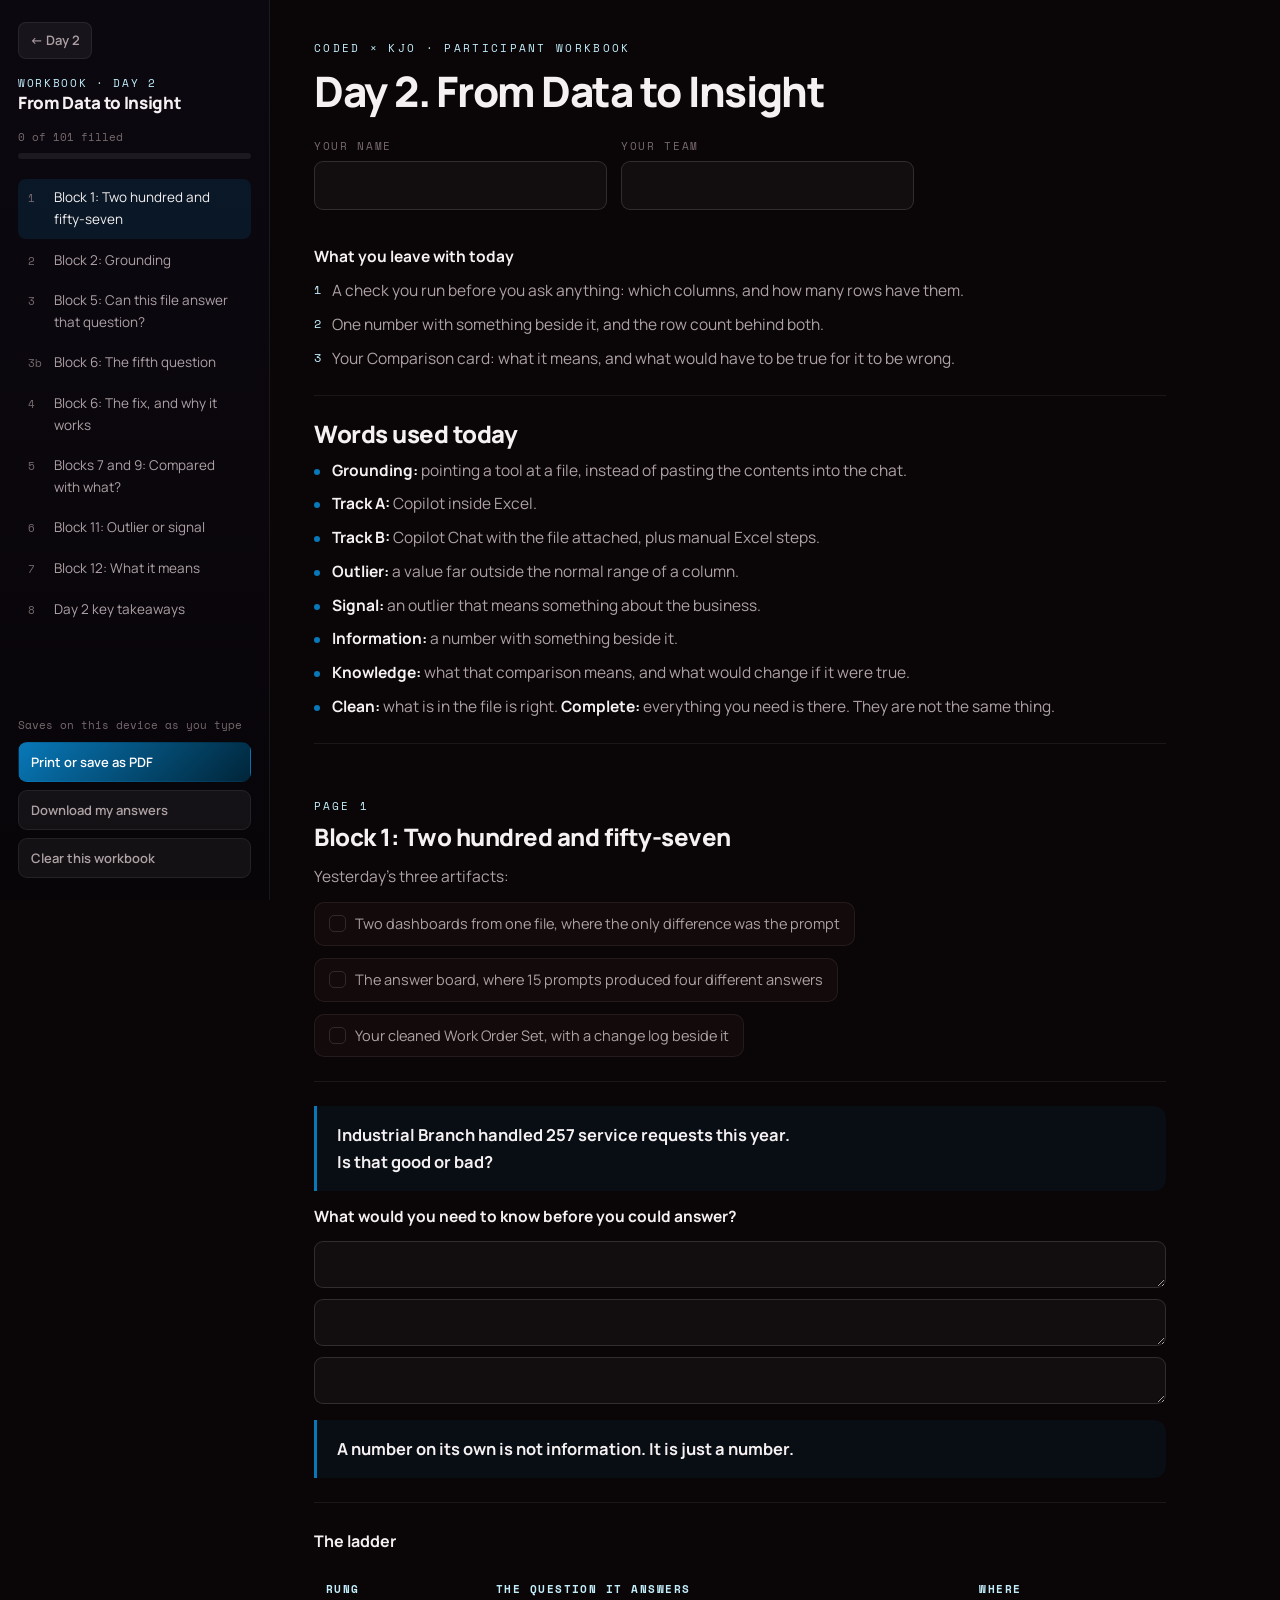
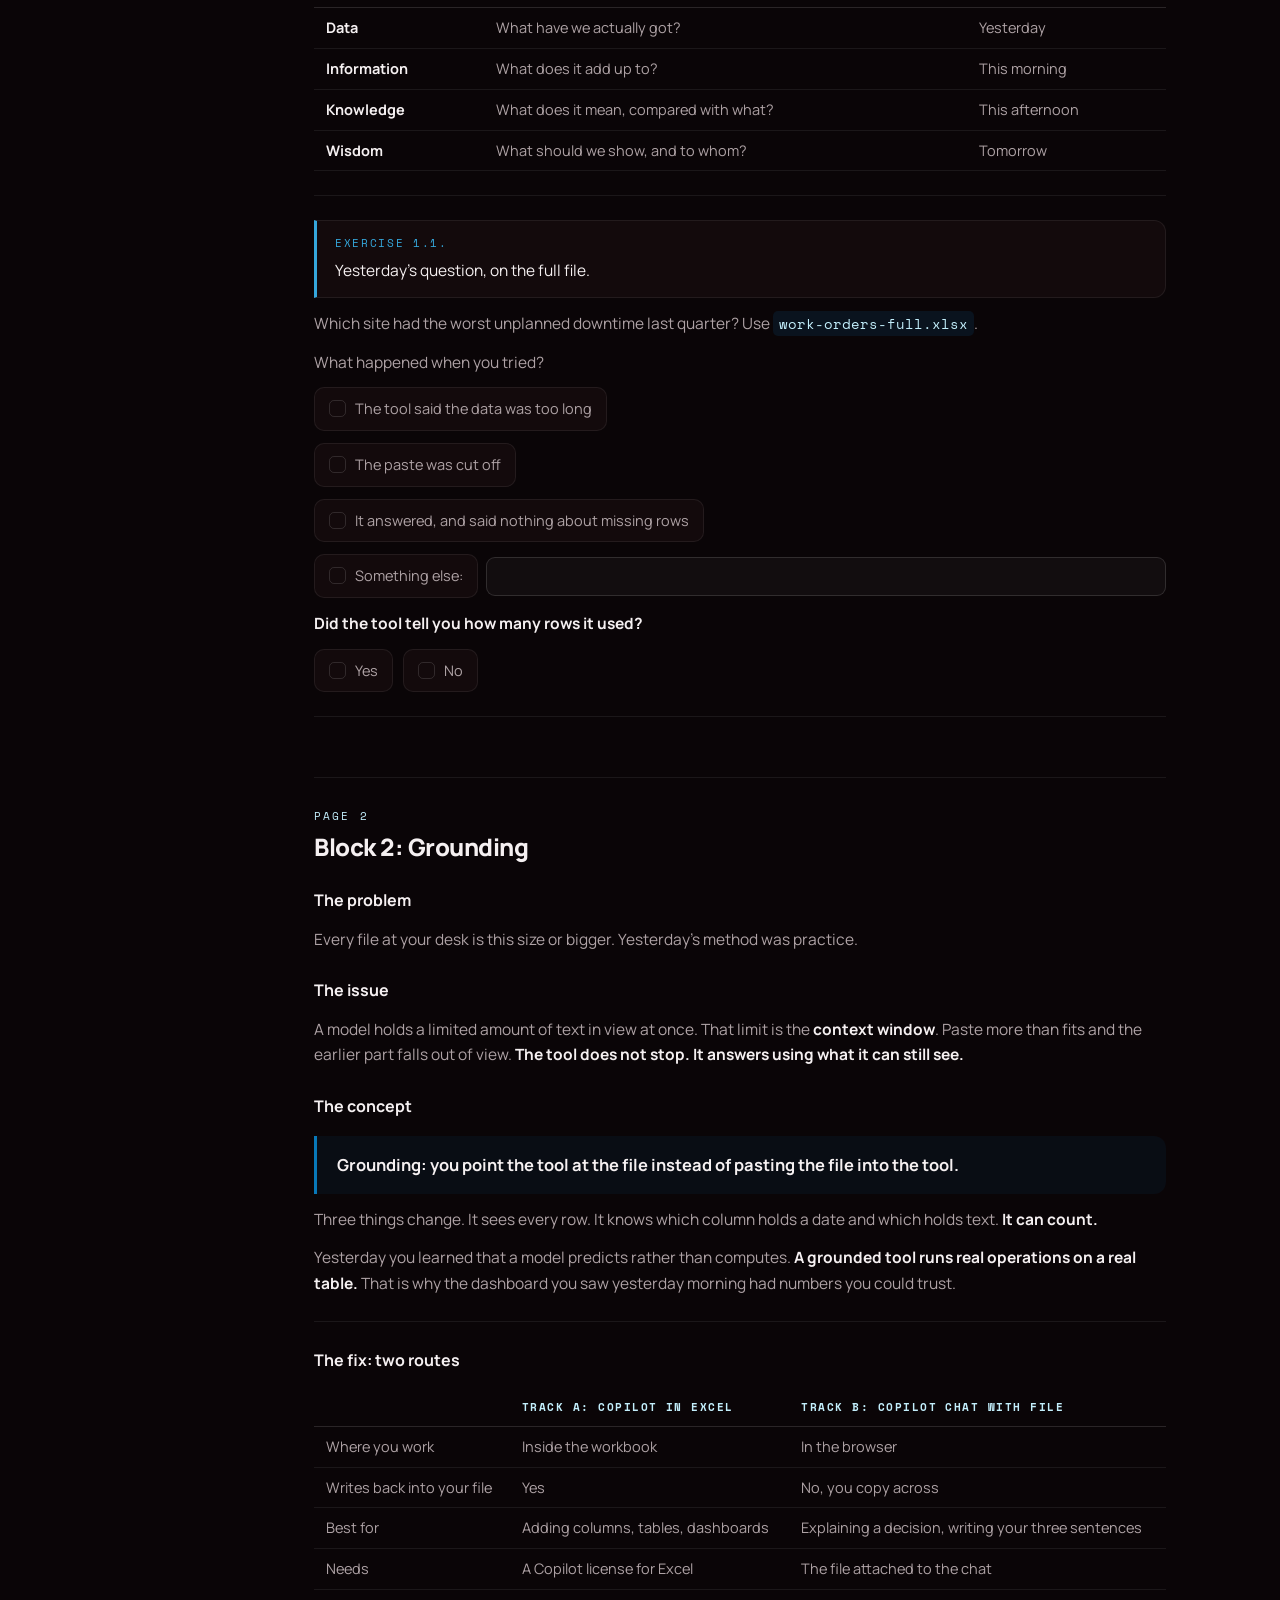
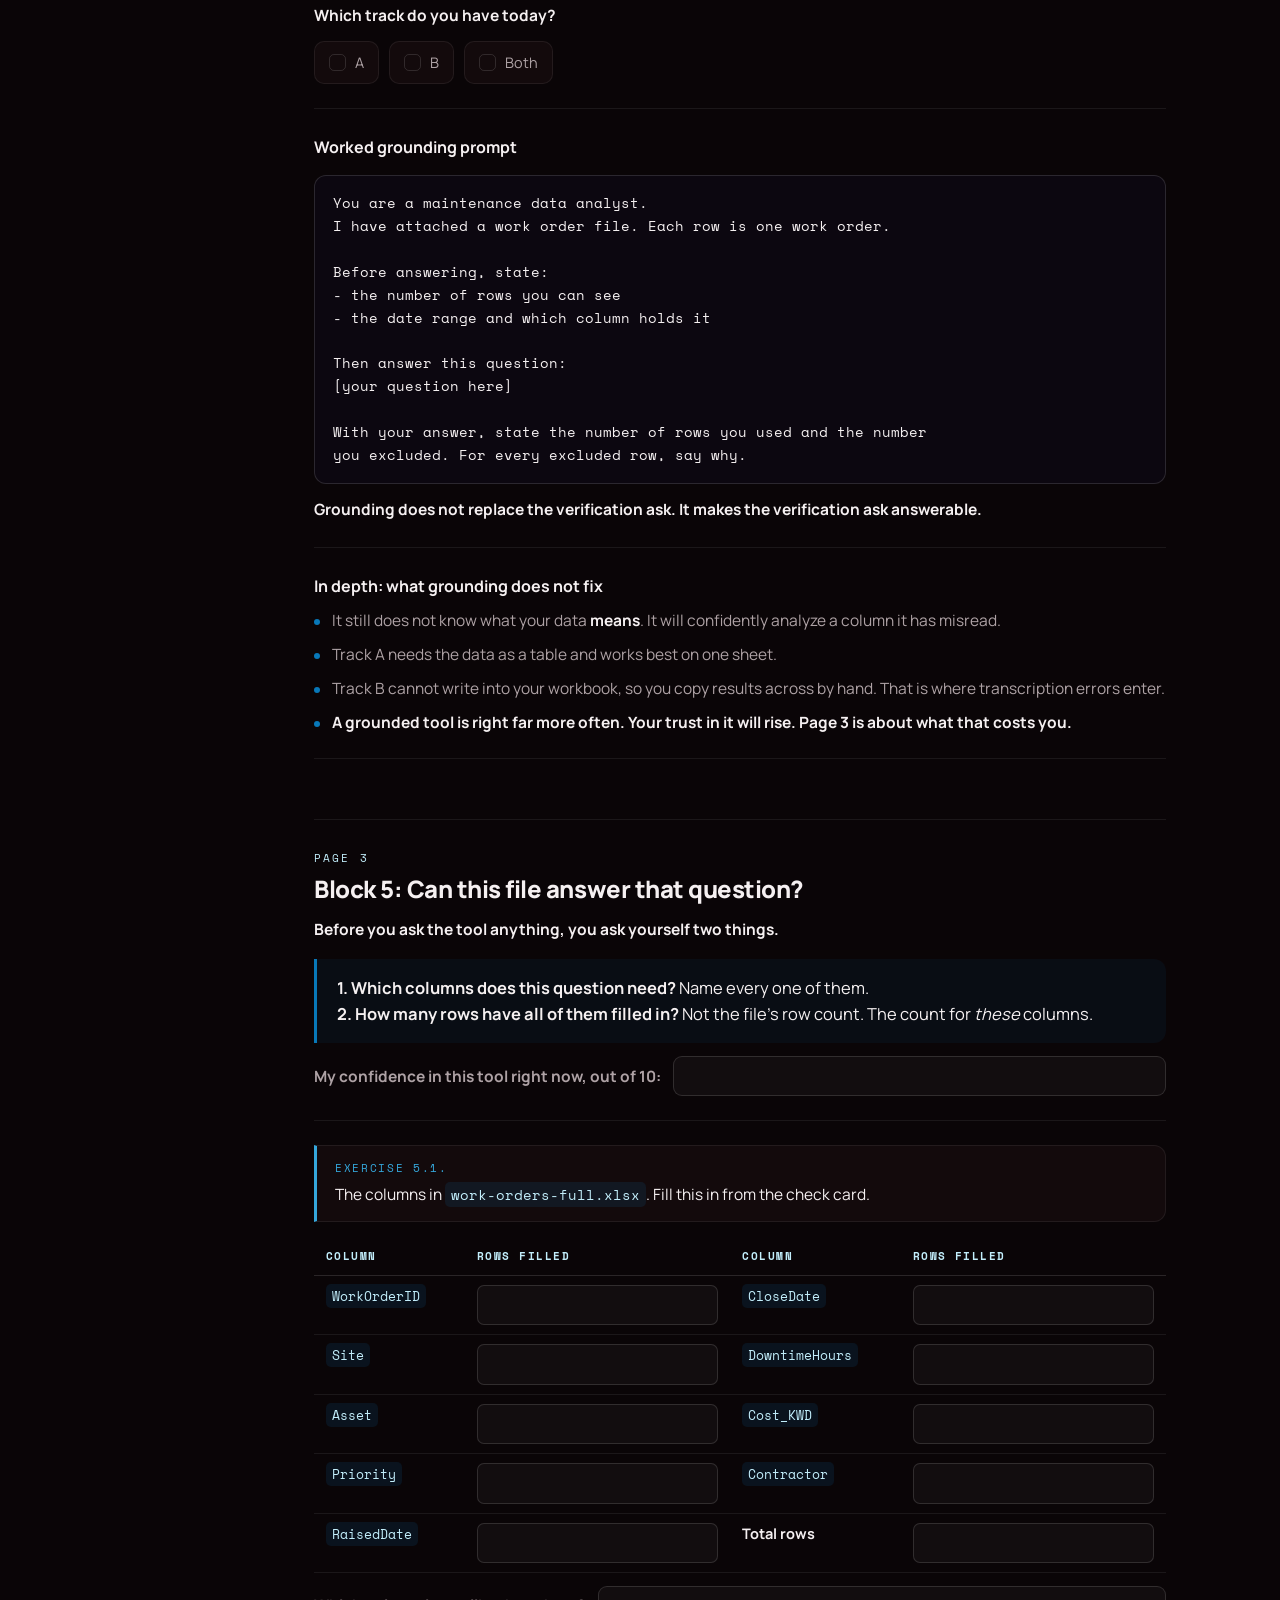
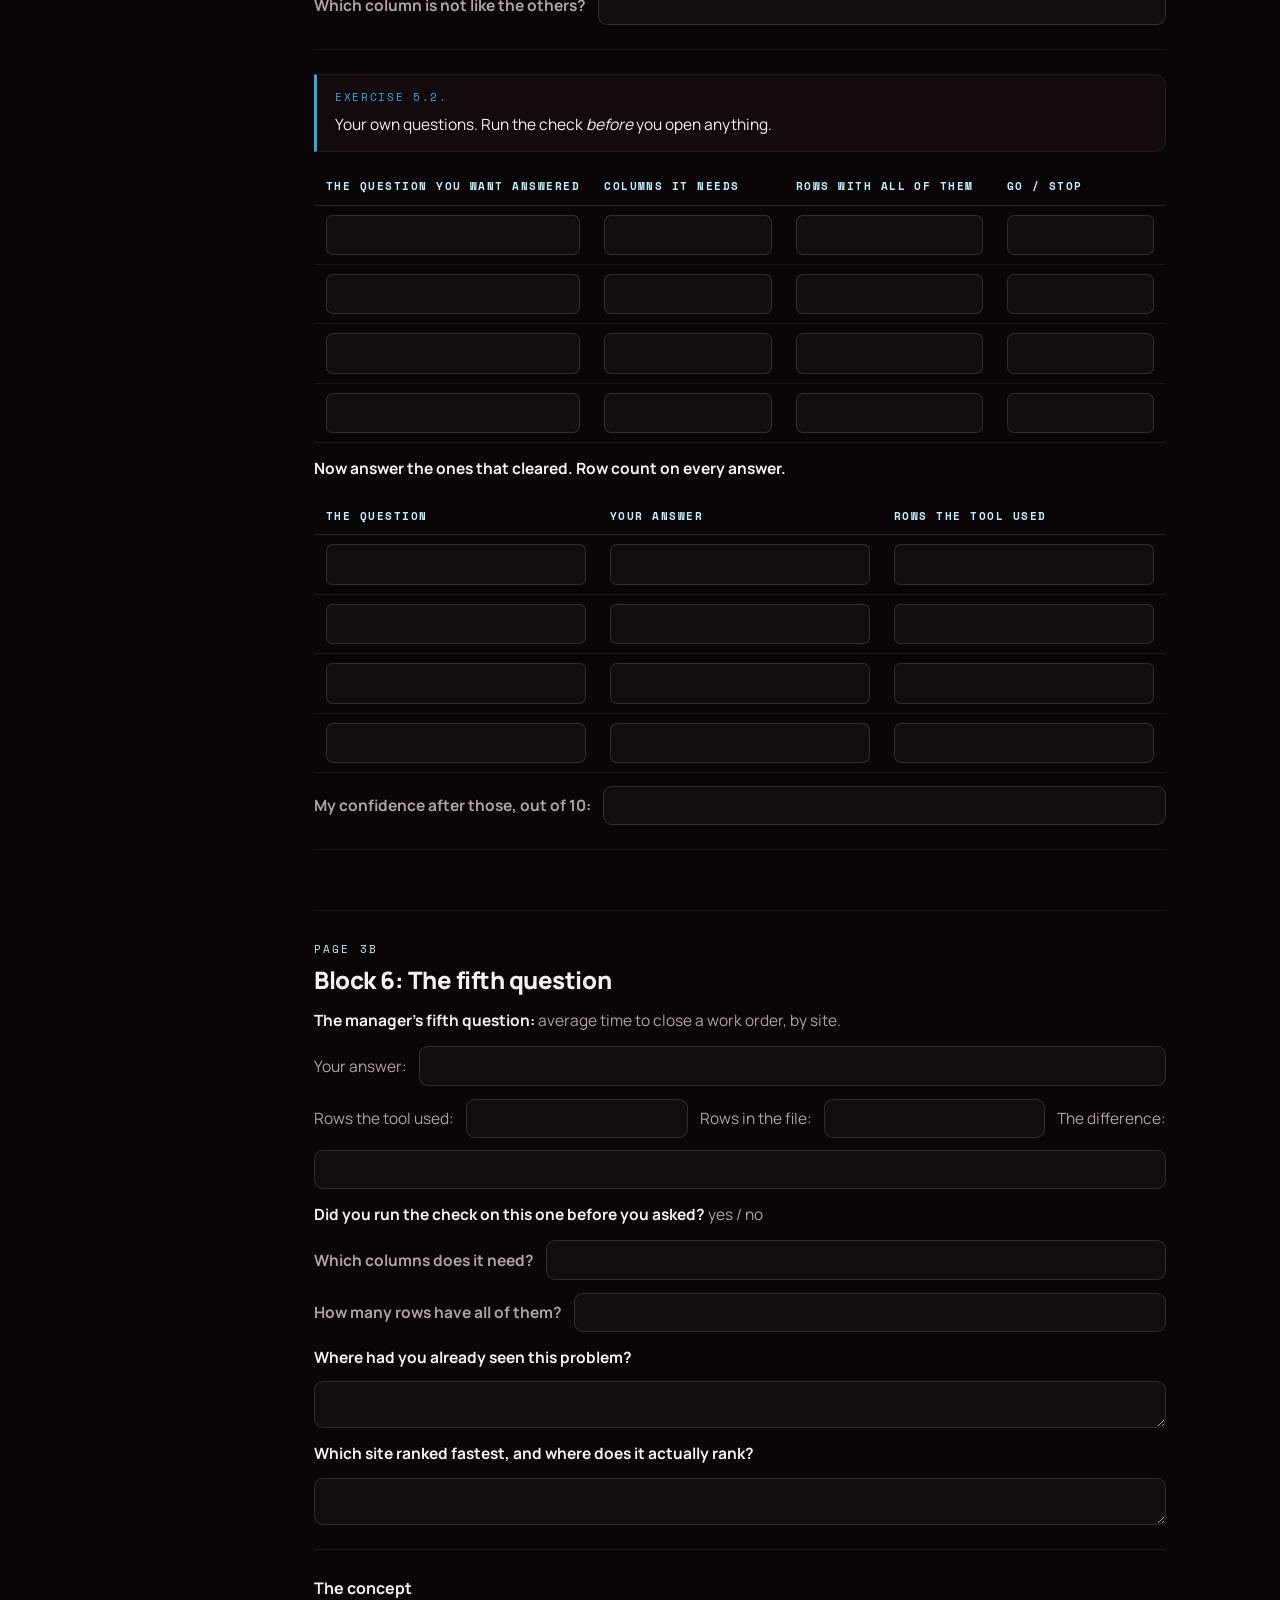
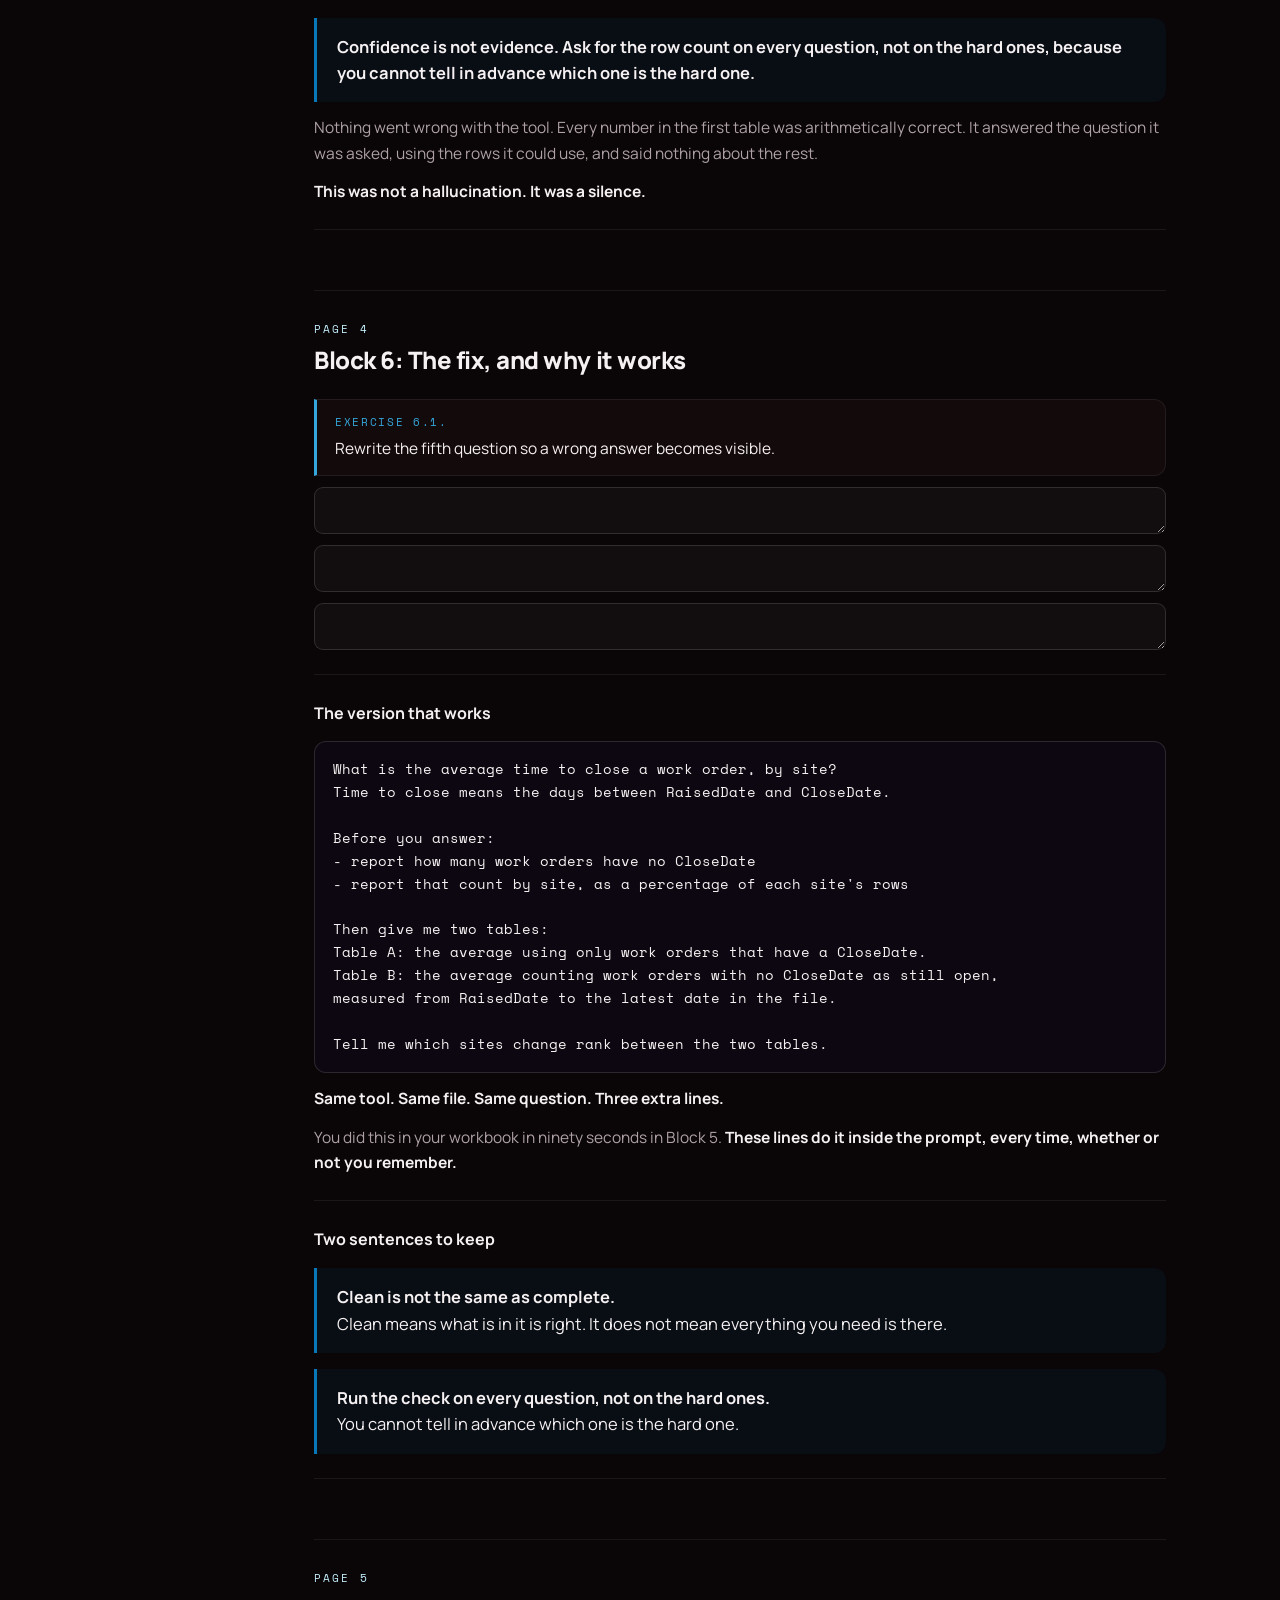
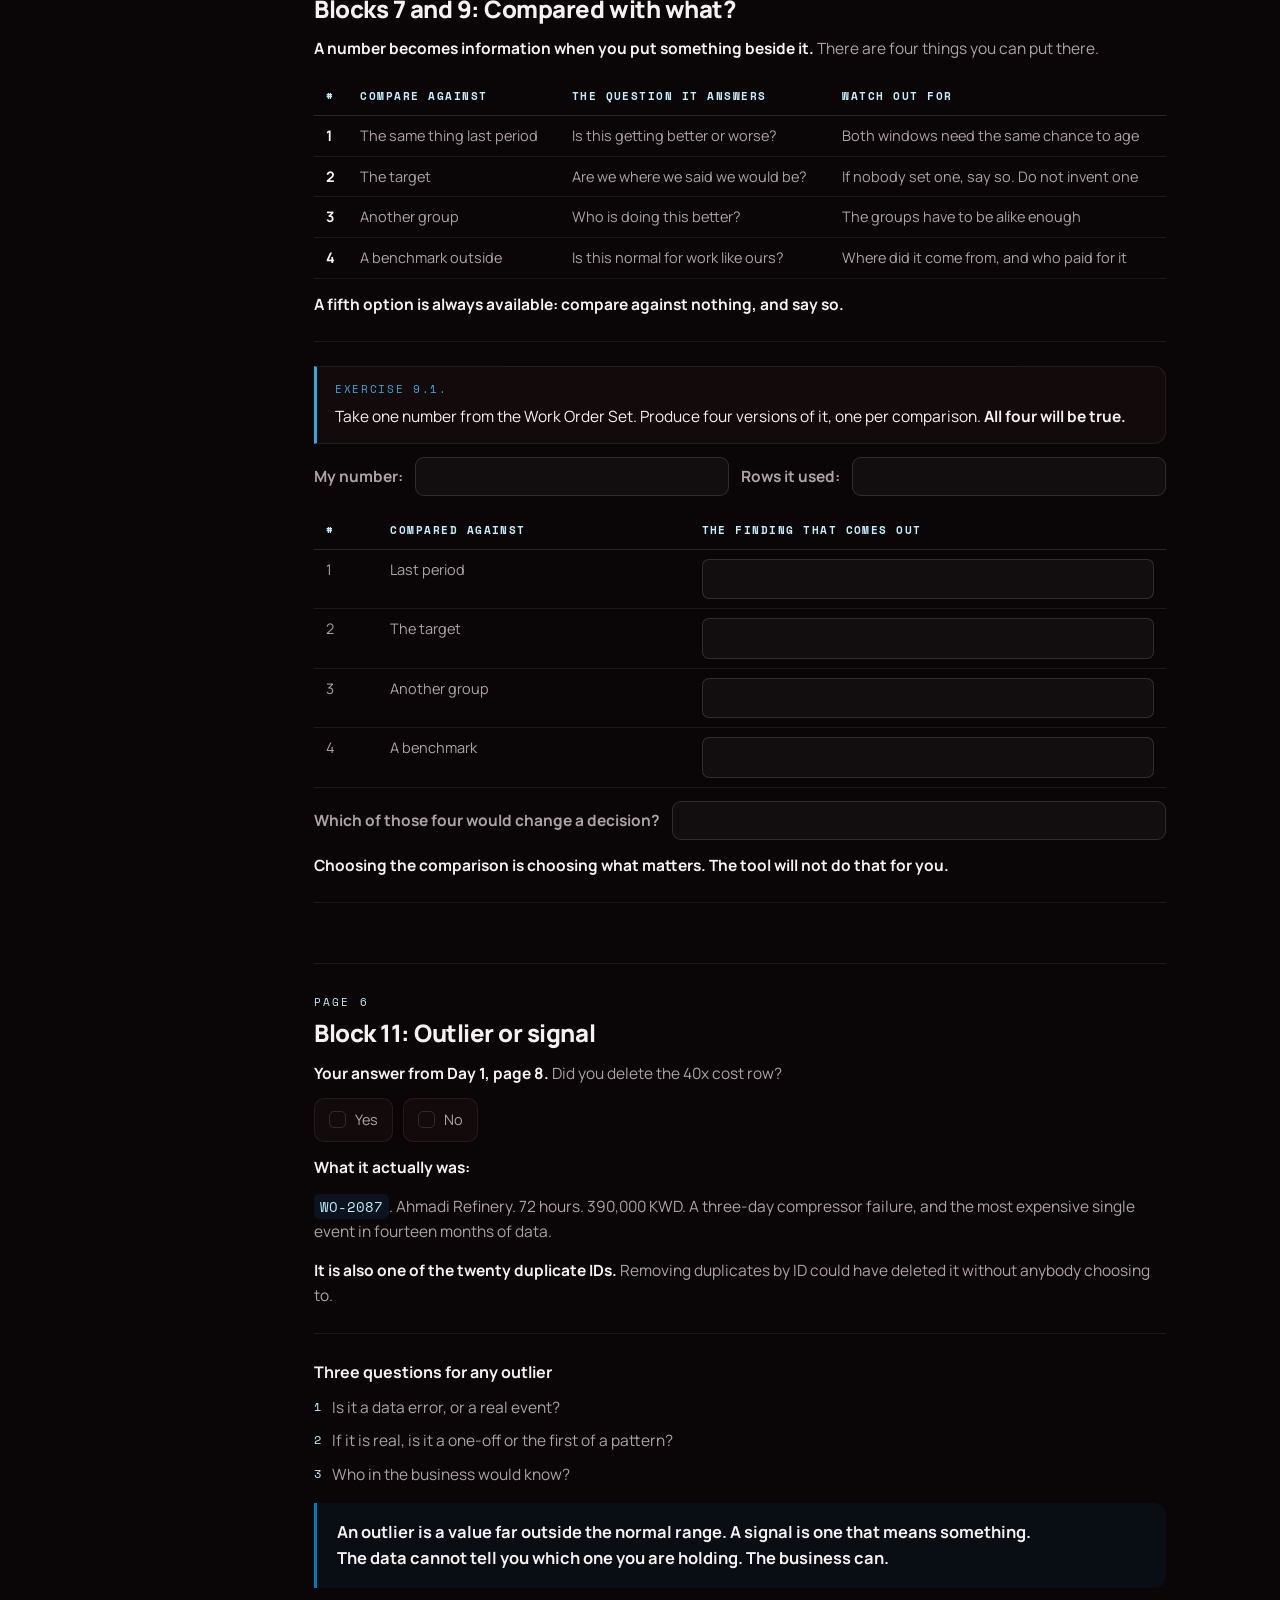
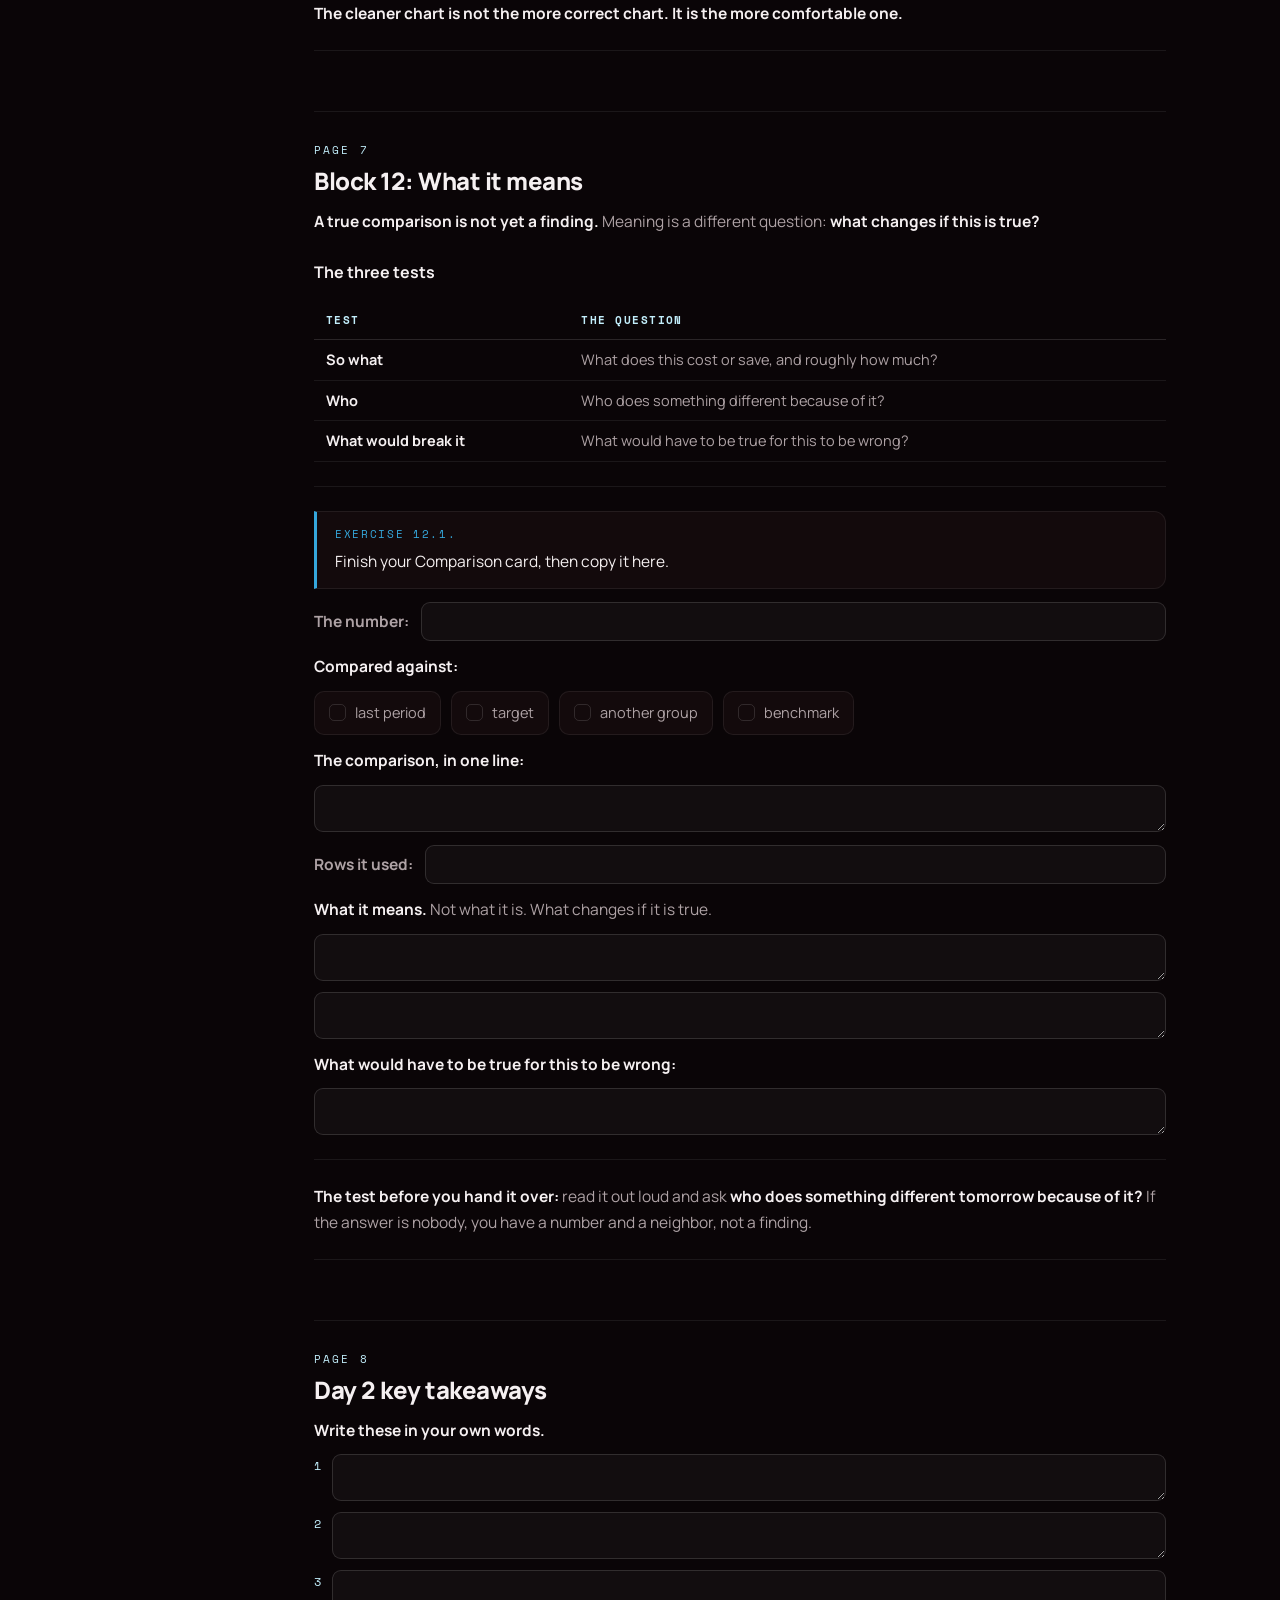
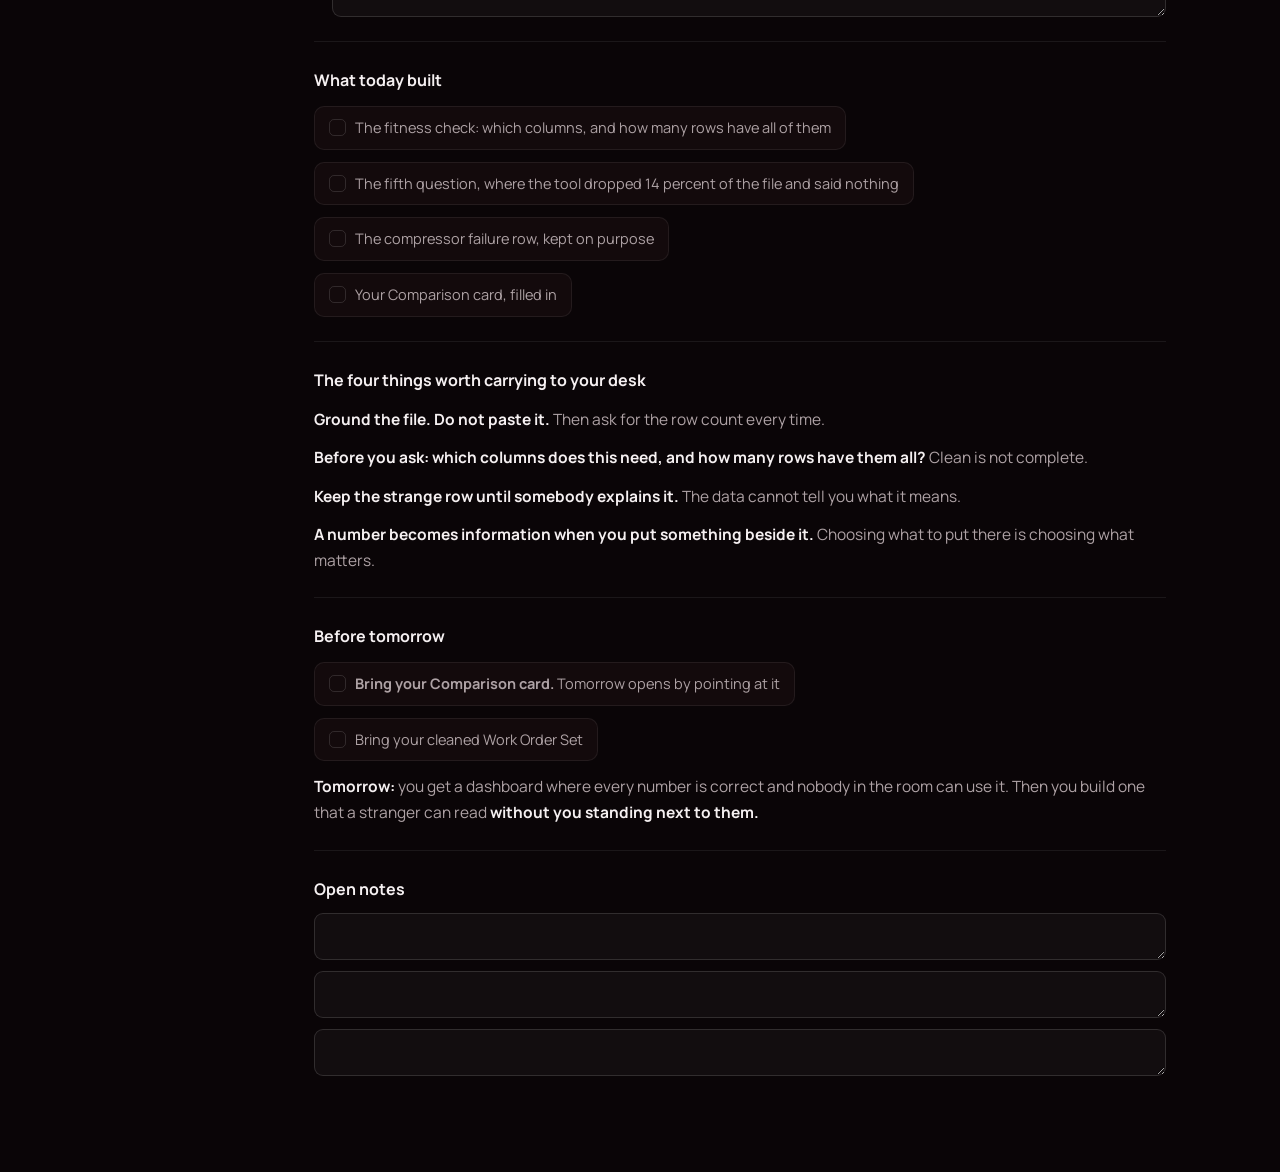
<file: public/coded-ada-day-2-workbook.html>
<!DOCTYPE html>
<html lang="en">
<head>
<meta charset="UTF-8">
<meta name="viewport" content="width=device-width, initial-scale=1.0">
<title>Day 2 workbook &middot; From Data to Insight &middot; CODED &times; KJO</title>
<link rel="preconnect" href="https://fonts.googleapis.com">
<link rel="preconnect" href="https://fonts.gstatic.com" crossorigin>
<link href="https://fonts.googleapis.com/css2?family=Manrope:wght@400;500;600;700;800&family=Space+Mono:wght@400;700&display=swap" rel="stylesheet">
<style>

:root{
  --base:#0A0507; --card:#130A0C; --card-2:#190E11;
  --ink:#F5F0F1; --ink-dim:#AEA2A5; --ink-faint:#76696C;
  --maroon:#002539; --mid:#204898; --crimson:#0878B8; --rose:#35A7DC; --rose-lt:#C2EEFB;
  --green:#3DC873; --green-lt:#8FE6AE; --amber:#E9C46A;
  --line:rgba(255,255,255,.07); --line-2:rgba(255,255,255,.13);
  --f:'Manrope',system-ui,sans-serif; --mono:'Space Mono',ui-monospace,monospace;
  --rail:270px;
}
*{box-sizing:border-box;margin:0;padding:0}
html{scroll-behavior:smooth;scroll-padding-top:20px}
body{background:radial-gradient(1100px 640px at 85% -8%,rgba(8,120,184,.10),transparent 60%),var(--base);
  color:var(--ink);font-family:var(--f);-webkit-font-smoothing:antialiased;line-height:1.6}
a{color:inherit;text-decoration:none}
#app{display:grid;grid-template-columns:var(--rail) 1fr;min-height:100vh}
@media(max-width:900px){#app{grid-template-columns:1fr}}

/* rail */
#rail{position:sticky;top:0;height:100vh;overflow-y:auto;background:linear-gradient(180deg,#0C0810,#080509);
  border-right:1px solid var(--line);padding:22px 18px;display:flex;flex-direction:column;gap:16px}
@media(max-width:900px){#rail{position:static;height:auto;border-right:0;border-bottom:1px solid var(--line)}}
.rl-back{font-size:13px;font-weight:600;color:var(--ink-dim);background:rgba(255,255,255,.05);
  border:1px solid var(--line);border-radius:8px;padding:7px 11px;display:inline-block;align-self:flex-start}
.rl-back:hover{color:var(--ink)}
.rl-t{font-size:17px;font-weight:800;letter-spacing:-.02em;line-height:1.25}
.rl-s{font-family:var(--mono);font-size:10.5px;letter-spacing:.16em;text-transform:uppercase;color:var(--rose-lt)}
.rl-prog{font-family:var(--mono);font-size:11px;color:var(--ink-faint)}
.rl-bar{height:6px;border-radius:99px;background:rgba(255,255,255,.07);overflow:hidden;margin-top:7px}
.rl-bar i{display:block;height:100%;width:0;border-radius:99px;
  background:linear-gradient(90deg,var(--crimson),var(--rose));transition:width .4s}
.rl-nav{display:flex;flex-direction:column;gap:3px;margin-top:4px}
.rl-nav a{display:flex;gap:10px;align-items:baseline;padding:8px 10px;border-radius:8px;font-size:13.5px;
  color:var(--ink-dim);transition:background .15s,color .15s}
.rl-nav a:hover{background:rgba(255,255,255,.05);color:var(--ink)}
.rl-nav a.on{background:rgba(8,120,184,.14);color:var(--ink)}
.rl-nav .pn{font-family:var(--mono);font-size:10.5px;color:var(--ink-faint);flex:none;width:16px}
.rl-acts{margin-top:auto;display:flex;flex-direction:column;gap:8px;padding-top:16px}
.rl-b{font-family:var(--f);font-size:13px;font-weight:600;cursor:pointer;border-radius:9px;padding:10px 12px;
  border:1px solid var(--line);background:rgba(255,255,255,.05);color:var(--ink-dim);text-align:left}
.rl-b:hover{color:var(--ink);border-color:var(--line-2)}
.rl-b.pri{background:linear-gradient(135deg,var(--crimson),var(--maroon));border-color:transparent;color:#fff}
.rl-save{font-family:var(--mono);font-size:10.5px;color:var(--ink-faint);min-height:14px}
.rl-save.on{color:var(--green-lt)}

/* sheet */
#main{padding:40px 44px 90px;max-width:940px}
@media(max-width:900px){#main{padding:26px 22px 70px}}
.wb-top{margin-bottom:34px}
.wb-eyebrow{font-family:var(--mono);font-size:10.5px;letter-spacing:.22em;text-transform:uppercase;color:var(--rose-lt)}
.wb-title{margin-top:12px;font-size:clamp(28px,4vw,42px);font-weight:800;letter-spacing:-.03em;line-height:1.08}
.wb-me{margin-top:24px;display:grid;grid-template-columns:1fr 1fr;gap:14px;max-width:600px}
@media(max-width:640px){.wb-me{grid-template-columns:1fr}}
.wb-me label{font-family:var(--mono);font-size:10.5px;letter-spacing:.16em;text-transform:uppercase;
  color:var(--ink-faint);display:block;margin-bottom:6px}

.wb-page{padding:30px 0 6px;border-top:1px solid var(--line);margin-top:30px}
.wb-page:first-of-type{border-top:0;margin-top:0}
.wb-pn{font-family:var(--mono);font-size:10.5px;letter-spacing:.2em;text-transform:uppercase;color:var(--rose-lt)}
.wb-h2{margin-top:8px;font-size:24px;font-weight:800;letter-spacing:-.02em;line-height:1.2}
.wb-h3{margin-top:26px;font-size:16px;font-weight:700;color:var(--ink)}
.wb-p{margin-top:13px;font-size:15.5px;line-height:1.65;color:var(--ink-dim)}
.wb-p b,.wb-li b,.wb-q b{color:var(--ink)}
.wb-li{margin-top:9px;font-size:15.5px;line-height:1.6;color:var(--ink-dim);padding-left:18px;position:relative}
.wb-li:not(.num)::before{content:'';position:absolute;left:0;top:11px;width:6px;height:6px;border-radius:50%;background:var(--crimson)}
.wb-li.num{display:flex;gap:11px;padding-left:0}
.wb-num{font-family:var(--mono);font-size:12px;color:var(--rose-lt);flex:none;padding-top:2px}
.wb-rule{height:1px;background:var(--line);margin:24px 0}
.wb-q{margin-top:16px;padding:16px 20px;border-left:3px solid var(--crimson);background:rgba(8,120,184,.07);
  border-radius:0 12px 12px 0;font-size:16.5px;line-height:1.6;color:var(--ink)}
.wb-code{margin-top:14px;font-family:var(--mono);font-size:13.5px;line-height:1.7;color:var(--ink);
  white-space:pre-wrap;background:#0C0710;border:1px solid var(--line-2);border-radius:12px;padding:16px 18px}
code{font-family:var(--mono);font-size:.9em;color:var(--rose-lt);background:rgba(8,120,184,.13);
  padding:2px 6px;border-radius:5px}
.wb-ex{margin-top:24px;padding:14px 18px;background:var(--card);border:1px solid var(--line);
  border-left:3px solid var(--rose);border-radius:0 12px 12px 0;font-size:15.5px;line-height:1.6;color:var(--ink)}
.wb-ex-n{display:block;font-family:var(--mono);font-size:10.5px;letter-spacing:.16em;text-transform:uppercase;
  color:var(--rose);margin-bottom:6px}

/* fields */
.wb-in{width:100%;font-family:var(--f);font-size:15.5px;line-height:1.6;color:var(--ink);
  background:rgba(255,255,255,.035);border:1px solid var(--line-2);border-radius:9px;padding:11px 13px;
  outline:none;resize:vertical;transition:border-color .15s,background .15s}
.wb-in:focus{border-color:var(--crimson);background:rgba(8,120,184,.08)}
.wb-in.filled{border-color:rgba(61,200,115,.35)}
.wb-in.short{width:auto;min-width:150px;flex:1;padding:7px 11px;font-size:14.5px}
.wb-in.cell{padding:8px 10px;font-size:14px;border-radius:7px;min-width:90px}
.wb-line{margin-top:11px;display:flex;gap:11px;align-items:flex-start}
.wb-inline{margin-top:13px;display:flex;gap:12px;align-items:center;flex-wrap:wrap;
  font-size:15.5px;color:var(--ink-dim)}
.wb-cks{margin-top:12px;display:flex;gap:10px;flex-wrap:wrap;align-items:center}
.wb-ckin{display:inline-flex;gap:8px;align-items:center;flex:1;min-width:260px}
.wb-ck{display:inline-flex;gap:9px;align-items:flex-start;cursor:pointer;font-size:14.5px;line-height:1.5;
  color:var(--ink-dim);background:var(--card);border:1px solid var(--line);border-radius:10px;padding:10px 14px;
  transition:border-color .15s,color .15s}
.wb-ck:hover{border-color:var(--line-2);color:var(--ink)}
.wb-ck input{position:absolute;opacity:0;width:0;height:0}
.wb-box{flex:none;width:17px;height:17px;border-radius:5px;border:1.5px solid var(--line-2);margin-top:2px;
  position:relative;transition:background .15s,border-color .15s}
.wb-ck input:checked ~ .wb-box{background:var(--crimson);border-color:var(--crimson)}
.wb-ck input:checked ~ .wb-box::after{content:'✓';position:absolute;inset:0;display:grid;place-items:center;
  color:#fff;font-size:11px;font-weight:800}
.wb-ck input:checked ~ span:last-child{color:var(--ink)}
.wb-ck input:focus-visible ~ .wb-box{outline:2px solid var(--rose);outline-offset:2px}

.wb-tw{margin-top:16px;overflow-x:auto}
.wb-t{width:100%;border-collapse:collapse;font-size:14.5px;min-width:420px}
.wb-t th{text-align:left;font-family:var(--mono);font-size:10.5px;letter-spacing:.14em;text-transform:uppercase;
  color:var(--rose-lt);padding:10px 12px;border-bottom:1px solid var(--line-2);font-weight:700;white-space:nowrap}
.wb-t td{padding:9px 12px;border-bottom:1px solid var(--line);color:var(--ink-dim);vertical-align:top;line-height:1.5}
.wb-t td b{color:var(--ink)}

/* print: their filled copy, no chrome */
@media print{
  @page{margin:16mm}
  body{background:#fff;color:#111}
  #rail,.rl-acts,.wb-noprint{display:none!important}
  #app{display:block}
  #main{padding:0;max-width:none}
  .wb-page{break-inside:auto;page-break-before:always;border-top:0}
  .wb-page:first-of-type{page-break-before:avoid}
  .wb-title,.wb-h2,.wb-h3,.wb-p,.wb-li,.wb-q,.wb-t td,.wb-ex{color:#111}
  /* bold inherits the dark-theme ink and disappears on paper */
  .wb-p b,.wb-li b,.wb-q b,.wb-ex b,.wb-t td b,.wb-inline b,b{color:#000}
  em{color:#333}
  .wb-ck input:checked ~ span:last-child{color:#111}
  /* keep a rule to write on if somebody prints a blank copy */
  .wb-in.cell{border-bottom:1px solid #bbb;min-height:20px}
  .wb-inline{color:#111}
  .wb-pn,.wb-eyebrow,.wb-ex-n,.wb-t th{color:#555}
  .wb-num{color:#111}
  .wb-li:not(.num)::before{background:#111}
  .wb-in{background:#fff;border:0;border-bottom:1px solid #999;border-radius:0;color:#111;padding:2px 0}
  .wb-in.cell{border-bottom:0}
  .wb-q{background:#F4F4F5;border-left:3px solid #666}
  .wb-code{background:#F4F4F5;border:1px solid #ccc;color:#111}
  code{background:#EEE;color:#111}
  .wb-ck{background:#fff;border:0;padding:2px 10px 2px 0}
  .wb-box{border:1px solid #666}
  .wb-ck input:checked ~ .wb-box{background:#111;border-color:#111}
  .wb-ex{background:#F7F7F8;border:1px solid #ddd;border-left:3px solid #666}
  textarea{overflow:visible}
}

</style>
</head>
<body>
<div id="app">
  <nav id="rail" class="wb-noprint">
    <a class="rl-back" href="coded-ada-day-2.html">&larr; Day 2</a>
    <div>
      <div class="rl-s">Workbook &middot; Day 2</div>
      <div class="rl-t">From Data to Insight</div>
    </div>
    <div>
      <div class="rl-prog" id="cnt">0 filled</div>
      <div class="rl-bar"><i id="bar"></i></div>
    </div>
    <div class="rl-nav">
<a href="#page-1"><span class="pn">1</span><span>Block 1: Two hundred and fifty-seven</span></a>
<a href="#page-2"><span class="pn">2</span><span>Block 2: Grounding</span></a>
<a href="#page-3"><span class="pn">3</span><span>Block 5: Can this file answer that question?</span></a>
<a href="#page-3b"><span class="pn">3b</span><span>Block 6: The fifth question</span></a>
<a href="#page-4"><span class="pn">4</span><span>Block 6: The fix, and why it works</span></a>
<a href="#page-5"><span class="pn">5</span><span>Blocks 7 and 9: Compared with what?</span></a>
<a href="#page-6"><span class="pn">6</span><span>Block 11: Outlier or signal</span></a>
<a href="#page-7"><span class="pn">7</span><span>Block 12: What it means</span></a>
<a href="#page-8"><span class="pn">8</span><span>Day 2 key takeaways</span></a>
    </div>
    <div class="rl-acts">
      <div class="rl-save" id="saved">Saves on this device as you type</div>
      <button class="rl-b pri" id="btnPrint">Print or save as PDF</button>
      <button class="rl-b" id="btnDl">Download my answers</button>
      <button class="rl-b" id="btnClear">Clear this workbook</button>
    </div>
  </nav>

  <main id="main">
    <div class="wb-top">
      <div class="wb-eyebrow">CODED &times; KJO &middot; Participant workbook</div>
      <h1 class="wb-title">Day 2. From Data to Insight</h1>
      <div class="wb-me">
        <div><label for="nameField">Your name</label>
          <input class="wb-in" id="nameField" data-f="1" type="text" autocomplete="name"></div>
        <div><label for="teamField">Your team</label>
          <input class="wb-in" id="teamField" data-f="1" type="text" autocomplete="off"></div>
      </div>
    </div>

<div class="wb-p"><b>What you leave with today</b></div>
<div class="wb-li num"><span class="wb-num">1</span><span>A check you run before you ask anything: which columns, and how many rows have them.</span></div>
<div class="wb-li num"><span class="wb-num">2</span><span>One number with something beside it, and the row count behind both.</span></div>
<div class="wb-li num"><span class="wb-num">3</span><span>Your Comparison card: what it means, and what would have to be true for it to be wrong.</span></div>
<div class="wb-rule"></div>
<h2 class="wb-h2">Words used today</h2>
<div class="wb-li"><b>Grounding:</b> pointing a tool at a file, instead of pasting the contents into the chat.</div>
<div class="wb-li"><b>Track A:</b> Copilot inside Excel.</div>
<div class="wb-li"><b>Track B:</b> Copilot Chat with the file attached, plus manual Excel steps.</div>
<div class="wb-li"><b>Outlier:</b> a value far outside the normal range of a column.</div>
<div class="wb-li"><b>Signal:</b> an outlier that means something about the business.</div>
<div class="wb-li"><b>Information:</b> a number with something beside it.</div>
<div class="wb-li"><b>Knowledge:</b> what that comparison means, and what would change if it were true.</div>
<div class="wb-li"><b>Clean:</b> what is in the file is right. <b>Complete:</b> everything you need is there. They are not the same thing.</div>
<div class="wb-rule"></div>
<section class="wb-page" id="page-1"><div class="wb-pn">Page 1</div><h2 class="wb-h2">Block 1: Two hundred and fifty-seven</h2>
<div class="wb-p">Yesterday's three artifacts:</div>
<div class="wb-cks"><label class="wb-ck"><input type="checkbox" id="d2-p1-1" data-f="1"><span class="wb-box"></span><span>Two dashboards from one file, where the only difference was the prompt</span></label></div>
<div class="wb-cks"><label class="wb-ck"><input type="checkbox" id="d2-p1-2" data-f="1"><span class="wb-box"></span><span>The answer board, where 15 prompts produced four different answers</span></label></div>
<div class="wb-cks"><label class="wb-ck"><input type="checkbox" id="d2-p1-3" data-f="1"><span class="wb-box"></span><span>Your cleaned Work Order Set, with a change log beside it</span></label></div>
<div class="wb-rule"></div>
<blockquote class="wb-q"><b>Industrial Branch handled 257 service requests this year.</b><br><b>Is that good or bad?</b></blockquote>
<div class="wb-p"><b>What would you need to know before you could answer?</b></div>
<div class="wb-line"><textarea class="wb-in" id="d2-p1-4" data-f="1" rows="1"></textarea></div>
<div class="wb-line"><textarea class="wb-in" id="d2-p1-5" data-f="1" rows="1"></textarea></div>
<div class="wb-line"><textarea class="wb-in" id="d2-p1-6" data-f="1" rows="1"></textarea></div>
<blockquote class="wb-q"><b>A number on its own is not information. It is just a number.</b></blockquote>
<div class="wb-rule"></div>
<h3 class="wb-h3">The ladder</h3>
<div class="wb-tw"><table class="wb-t"><thead><tr><th>Rung</th><th>The question it answers</th><th>Where</th></tr></thead><tbody><tr><td><b>Data</b></td><td>What have we actually got?</td><td>Yesterday</td></tr><tr><td><b>Information</b></td><td>What does it add up to?</td><td>This morning</td></tr><tr><td><b>Knowledge</b></td><td>What does it mean, compared with what?</td><td>This afternoon</td></tr><tr><td><b>Wisdom</b></td><td>What should we show, and to whom?</td><td>Tomorrow</td></tr></tbody></table></div>
<div class="wb-rule"></div>
<div class="wb-ex"><span class="wb-ex-n">Exercise 1.1.</span>Yesterday's question, on the full file.</div>
<div class="wb-p">Which site had the worst unplanned downtime last quarter? Use <code>work-orders-full.xlsx</code>.</div>
<div class="wb-p">What happened when you tried?</div>
<div class="wb-cks"><label class="wb-ck"><input type="checkbox" id="d2-p1-7" data-f="1"><span class="wb-box"></span><span>The tool said the data was too long</span></label></div>
<div class="wb-cks"><label class="wb-ck"><input type="checkbox" id="d2-p1-8" data-f="1"><span class="wb-box"></span><span>The paste was cut off</span></label></div>
<div class="wb-cks"><label class="wb-ck"><input type="checkbox" id="d2-p1-9" data-f="1"><span class="wb-box"></span><span>It answered, and said nothing about missing rows</span></label></div>
<div class="wb-cks"><span class="wb-ckin"><label class="wb-ck"><input type="checkbox" id="d2-p1-10" data-f="1"><span class="wb-box"></span><span>Something else:</span></label><input class="wb-in short" id="d2-p1-11" data-f="1" type="text" autocomplete="off"></span></div>
<div class="wb-p"><b>Did the tool tell you how many rows it used?</b></div><div class="wb-cks"><label class="wb-ck"><input type="checkbox" id="d2-p1-12" data-f="1"><span class="wb-box"></span><span>Yes</span></label><label class="wb-ck"><input type="checkbox" id="d2-p1-13" data-f="1"><span class="wb-box"></span><span>No</span></label></div>
<div class="wb-rule"></div>
</section>
<section class="wb-page" id="page-2"><div class="wb-pn">Page 2</div><h2 class="wb-h2">Block 2: Grounding</h2>
<h3 class="wb-h3">The problem</h3>
<div class="wb-p">Every file at your desk is this size or bigger. Yesterday's method was practice.</div>
<h3 class="wb-h3">The issue</h3>
<div class="wb-p">A model holds a limited amount of text in view at once. That limit is the <b>context window</b>. Paste more than fits and the earlier part falls out of view. <b>The tool does not stop. It answers using what it can still see.</b></div>
<h3 class="wb-h3">The concept</h3>
<blockquote class="wb-q"><b>Grounding: you point the tool at the file instead of pasting the file into the tool.</b></blockquote>
<div class="wb-p">Three things change. It sees every row. It knows which column holds a date and which holds text. <b>It can count.</b></div>
<div class="wb-p">Yesterday you learned that a model predicts rather than computes. <b>A grounded tool runs real operations on a real table.</b> That is why the dashboard you saw yesterday morning had numbers you could trust.</div>
<div class="wb-rule"></div>
<h3 class="wb-h3">The fix: two routes</h3>
<div class="wb-tw"><table class="wb-t"><thead><tr><th></th><th>Track A: Copilot in Excel</th><th>Track B: Copilot Chat with file</th></tr></thead><tbody><tr><td>Where you work</td><td>Inside the workbook</td><td>In the browser</td></tr><tr><td>Writes back into your file</td><td>Yes</td><td>No, you copy across</td></tr><tr><td>Best for</td><td>Adding columns, tables, dashboards</td><td>Explaining a decision, writing your three sentences</td></tr><tr><td>Needs</td><td>A Copilot license for Excel</td><td>The file attached to the chat</td></tr></tbody></table></div>
<div class="wb-p"><b>Which track do you have today?</b></div><div class="wb-cks"><label class="wb-ck"><input type="checkbox" id="d2-p2-14" data-f="1"><span class="wb-box"></span><span>A</span></label><label class="wb-ck"><input type="checkbox" id="d2-p2-15" data-f="1"><span class="wb-box"></span><span>B</span></label><label class="wb-ck"><input type="checkbox" id="d2-p2-16" data-f="1"><span class="wb-box"></span><span>Both</span></label></div>
<div class="wb-rule"></div>
<h3 class="wb-h3">Worked grounding prompt</h3>
<pre class="wb-code">You are a maintenance data analyst.
I have attached a work order file. Each row is one work order.

Before answering, state:
- the number of rows you can see
- the date range and which column holds it

Then answer this question:
[your question here]

With your answer, state the number of rows you used and the number
you excluded. For every excluded row, say why.</pre>
<div class="wb-p"><b>Grounding does not replace the verification ask. It makes the verification ask answerable.</b></div>
<div class="wb-rule"></div>
<h3 class="wb-h3">In depth: what grounding does not fix</h3>
<div class="wb-li">It still does not know what your data <b>means</b>. It will confidently analyze a column it has misread.</div>
<div class="wb-li">Track A needs the data as a table and works best on one sheet.</div>
<div class="wb-li">Track B cannot write into your workbook, so you copy results across by hand. That is where transcription errors enter.</div>
<div class="wb-li"><b>A grounded tool is right far more often. Your trust in it will rise. Page 3 is about what that costs you.</b></div>
<div class="wb-rule"></div>
</section>
<section class="wb-page" id="page-3"><div class="wb-pn">Page 3</div><h2 class="wb-h2">Block 5: Can this file answer that question?</h2>
<div class="wb-p"><b>Before you ask the tool anything, you ask yourself two things.</b></div>
<blockquote class="wb-q"><b>1. Which columns does this question need?</b> Name every one of them.<br><b>2. How many rows have all of them filled in?</b> Not the file's row count. The count for <em>these</em> columns.</blockquote>
<div class="wb-inline"><span><b>My confidence in this tool right now, out of 10:</b></span><input class="wb-in short" id="d2-p3-17" data-f="1" type="text" autocomplete="off"></div>
<div class="wb-rule"></div>
<div class="wb-ex"><span class="wb-ex-n">Exercise 5.1.</span>The columns in <code>work-orders-full.xlsx</code>. Fill this in from the check card.</div>
<div class="wb-tw"><table class="wb-t"><thead><tr><th>Column</th><th>Rows filled</th><th>Column</th><th>Rows filled</th></tr></thead><tbody><tr><td><code>WorkOrderID</code></td><td><input class="wb-in cell" id="d2-p3-18" data-f="1" type="text" autocomplete="off"></td><td><code>CloseDate</code></td><td><input class="wb-in cell" id="d2-p3-19" data-f="1" type="text" autocomplete="off"></td></tr><tr><td><code>Site</code></td><td><input class="wb-in cell" id="d2-p3-20" data-f="1" type="text" autocomplete="off"></td><td><code>DowntimeHours</code></td><td><input class="wb-in cell" id="d2-p3-21" data-f="1" type="text" autocomplete="off"></td></tr><tr><td><code>Asset</code></td><td><input class="wb-in cell" id="d2-p3-22" data-f="1" type="text" autocomplete="off"></td><td><code>Cost_KWD</code></td><td><input class="wb-in cell" id="d2-p3-23" data-f="1" type="text" autocomplete="off"></td></tr><tr><td><code>Priority</code></td><td><input class="wb-in cell" id="d2-p3-24" data-f="1" type="text" autocomplete="off"></td><td><code>Contractor</code></td><td><input class="wb-in cell" id="d2-p3-25" data-f="1" type="text" autocomplete="off"></td></tr><tr><td><code>RaisedDate</code></td><td><input class="wb-in cell" id="d2-p3-26" data-f="1" type="text" autocomplete="off"></td><td><b>Total rows</b></td><td><input class="wb-in cell" id="d2-p3-27" data-f="1" type="text" autocomplete="off"></td></tr></tbody></table></div>
<div class="wb-inline"><span><b>Which column is not like the others?</b></span><input class="wb-in short" id="d2-p3-28" data-f="1" type="text" autocomplete="off"></div>
<div class="wb-rule"></div>
<div class="wb-ex"><span class="wb-ex-n">Exercise 5.2.</span>Your own questions. Run the check <em>before</em> you open anything.</div>
<div class="wb-tw"><table class="wb-t"><thead><tr><th>The question you want answered</th><th>Columns it needs</th><th>Rows with all of them</th><th>GO / STOP</th></tr></thead><tbody><tr><td><input class="wb-in cell" id="d2-p3-29" data-f="1" type="text" autocomplete="off"></td><td><input class="wb-in cell" id="d2-p3-30" data-f="1" type="text" autocomplete="off"></td><td><input class="wb-in cell" id="d2-p3-31" data-f="1" type="text" autocomplete="off"></td><td><input class="wb-in cell" id="d2-p3-32" data-f="1" type="text" autocomplete="off"></td></tr><tr><td><input class="wb-in cell" id="d2-p3-33" data-f="1" type="text" autocomplete="off"></td><td><input class="wb-in cell" id="d2-p3-34" data-f="1" type="text" autocomplete="off"></td><td><input class="wb-in cell" id="d2-p3-35" data-f="1" type="text" autocomplete="off"></td><td><input class="wb-in cell" id="d2-p3-36" data-f="1" type="text" autocomplete="off"></td></tr><tr><td><input class="wb-in cell" id="d2-p3-37" data-f="1" type="text" autocomplete="off"></td><td><input class="wb-in cell" id="d2-p3-38" data-f="1" type="text" autocomplete="off"></td><td><input class="wb-in cell" id="d2-p3-39" data-f="1" type="text" autocomplete="off"></td><td><input class="wb-in cell" id="d2-p3-40" data-f="1" type="text" autocomplete="off"></td></tr><tr><td><input class="wb-in cell" id="d2-p3-41" data-f="1" type="text" autocomplete="off"></td><td><input class="wb-in cell" id="d2-p3-42" data-f="1" type="text" autocomplete="off"></td><td><input class="wb-in cell" id="d2-p3-43" data-f="1" type="text" autocomplete="off"></td><td><input class="wb-in cell" id="d2-p3-44" data-f="1" type="text" autocomplete="off"></td></tr></tbody></table></div>
<div class="wb-p"><b>Now answer the ones that cleared. Row count on every answer.</b></div>
<div class="wb-tw"><table class="wb-t"><thead><tr><th>The question</th><th>Your answer</th><th>Rows the tool used</th></tr></thead><tbody><tr><td><input class="wb-in cell" id="d2-p3-45" data-f="1" type="text" autocomplete="off"></td><td><input class="wb-in cell" id="d2-p3-46" data-f="1" type="text" autocomplete="off"></td><td><input class="wb-in cell" id="d2-p3-47" data-f="1" type="text" autocomplete="off"></td></tr><tr><td><input class="wb-in cell" id="d2-p3-48" data-f="1" type="text" autocomplete="off"></td><td><input class="wb-in cell" id="d2-p3-49" data-f="1" type="text" autocomplete="off"></td><td><input class="wb-in cell" id="d2-p3-50" data-f="1" type="text" autocomplete="off"></td></tr><tr><td><input class="wb-in cell" id="d2-p3-51" data-f="1" type="text" autocomplete="off"></td><td><input class="wb-in cell" id="d2-p3-52" data-f="1" type="text" autocomplete="off"></td><td><input class="wb-in cell" id="d2-p3-53" data-f="1" type="text" autocomplete="off"></td></tr><tr><td><input class="wb-in cell" id="d2-p3-54" data-f="1" type="text" autocomplete="off"></td><td><input class="wb-in cell" id="d2-p3-55" data-f="1" type="text" autocomplete="off"></td><td><input class="wb-in cell" id="d2-p3-56" data-f="1" type="text" autocomplete="off"></td></tr></tbody></table></div>
<div class="wb-inline"><span><b>My confidence after those, out of 10:</b></span><input class="wb-in short" id="d2-p3-57" data-f="1" type="text" autocomplete="off"></div>
<div class="wb-rule"></div>
</section>
<section class="wb-page" id="page-3b"><div class="wb-pn">Page 3b</div><h2 class="wb-h2">Block 6: The fifth question</h2>
<div class="wb-p"><b>The manager's fifth question:</b> average time to close a work order, by site.</div>
<div class="wb-inline"><span>Your answer:</span><input class="wb-in short" id="d2-p3b-58" data-f="1" type="text" autocomplete="off"></div>
<div class="wb-inline"><span>Rows the tool used:</span><input class="wb-in short" id="d2-p3b-59" data-f="1" type="text" autocomplete="off"><span>Rows in the file:</span><input class="wb-in short" id="d2-p3b-60" data-f="1" type="text" autocomplete="off"><span>The difference:</span><input class="wb-in short" id="d2-p3b-61" data-f="1" type="text" autocomplete="off"></div>
<div class="wb-p"><b>Did you run the check on this one before you asked?</b> yes / no</div>
<div class="wb-inline"><span><b>Which columns does it need?</b></span><input class="wb-in short" id="d2-p3b-62" data-f="1" type="text" autocomplete="off"></div>
<div class="wb-inline"><span><b>How many rows have all of them?</b></span><input class="wb-in short" id="d2-p3b-63" data-f="1" type="text" autocomplete="off"></div>
<div class="wb-p"><b>Where had you already seen this problem?</b></div>
<div class="wb-line"><textarea class="wb-in" id="d2-p3b-64" data-f="1" rows="1"></textarea></div>
<div class="wb-p"><b>Which site ranked fastest, and where does it actually rank?</b></div>
<div class="wb-line"><textarea class="wb-in" id="d2-p3b-65" data-f="1" rows="1"></textarea></div>
<div class="wb-rule"></div>
<h3 class="wb-h3">The concept</h3>
<blockquote class="wb-q"><b>Confidence is not evidence. Ask for the row count on every question, not on the hard ones, because you cannot tell in advance which one is the hard one.</b></blockquote>
<div class="wb-p">Nothing went wrong with the tool. Every number in the first table was arithmetically correct. It answered the question it was asked, using the rows it could use, and said nothing about the rest.</div>
<div class="wb-p"><b>This was not a hallucination. It was a silence.</b></div>
<div class="wb-rule"></div>
</section>
<section class="wb-page" id="page-4"><div class="wb-pn">Page 4</div><h2 class="wb-h2">Block 6: The fix, and why it works</h2>
<div class="wb-ex"><span class="wb-ex-n">Exercise 6.1.</span>Rewrite the fifth question so a wrong answer becomes visible.</div>
<div class="wb-line"><textarea class="wb-in" id="d2-p4-66" data-f="1" rows="1"></textarea></div>
<div class="wb-line"><textarea class="wb-in" id="d2-p4-67" data-f="1" rows="1"></textarea></div>
<div class="wb-line"><textarea class="wb-in" id="d2-p4-68" data-f="1" rows="1"></textarea></div>
<div class="wb-rule"></div>
<h3 class="wb-h3">The version that works</h3>
<pre class="wb-code">What is the average time to close a work order, by site?
Time to close means the days between RaisedDate and CloseDate.

Before you answer:
- report how many work orders have no CloseDate
- report that count by site, as a percentage of each site's rows

Then give me two tables:
Table A: the average using only work orders that have a CloseDate.
Table B: the average counting work orders with no CloseDate as still open,
measured from RaisedDate to the latest date in the file.

Tell me which sites change rank between the two tables.</pre>
<div class="wb-p"><b>Same tool. Same file. Same question. Three extra lines.</b></div>
<div class="wb-p">You did this in your workbook in ninety seconds in Block 5. <b>These lines do it inside the prompt, every time, whether or not you remember.</b></div>
<div class="wb-rule"></div>
<h3 class="wb-h3">Two sentences to keep</h3>
<blockquote class="wb-q"><b>Clean is not the same as complete.</b><br>Clean means what is in it is right. It does not mean everything you need is there.</blockquote>
<blockquote class="wb-q"><b>Run the check on every question, not on the hard ones.</b><br>You cannot tell in advance which one is the hard one.</blockquote>
<div class="wb-rule"></div>
</section>
<section class="wb-page" id="page-5"><div class="wb-pn">Page 5</div><h2 class="wb-h2">Blocks 7 and 9: Compared with what?</h2>
<div class="wb-p"><b>A number becomes information when you put something beside it.</b> There are four things you can put there.</div>
<div class="wb-tw"><table class="wb-t"><thead><tr><th>#</th><th>Compare against</th><th>The question it answers</th><th>Watch out for</th></tr></thead><tbody><tr><td><b>1</b></td><td>The same thing last period</td><td>Is this getting better or worse?</td><td>Both windows need the same chance to age</td></tr><tr><td><b>2</b></td><td>The target</td><td>Are we where we said we would be?</td><td>If nobody set one, say so. Do not invent one</td></tr><tr><td><b>3</b></td><td>Another group</td><td>Who is doing this better?</td><td>The groups have to be alike enough</td></tr><tr><td><b>4</b></td><td>A benchmark outside</td><td>Is this normal for work like ours?</td><td>Where did it come from, and who paid for it</td></tr></tbody></table></div>
<div class="wb-p"><b>A fifth option is always available: compare against nothing, and say so.</b></div>
<div class="wb-rule"></div>
<div class="wb-ex"><span class="wb-ex-n">Exercise 9.1.</span>Take one number from the Work Order Set. Produce four versions of it, one per comparison. <b>All four will be true.</b></div>
<div class="wb-inline"><span><b>My number:</b></span><input class="wb-in short" id="d2-p5-69" data-f="1" type="text" autocomplete="off"><span><b>Rows it used:</b></span><input class="wb-in short" id="d2-p5-70" data-f="1" type="text" autocomplete="off"></div>
<div class="wb-tw"><table class="wb-t"><thead><tr><th>#</th><th>Compared against</th><th>The finding that comes out</th></tr></thead><tbody><tr><td>1</td><td>Last period</td><td><input class="wb-in cell" id="d2-p5-71" data-f="1" type="text" autocomplete="off"></td></tr><tr><td>2</td><td>The target</td><td><input class="wb-in cell" id="d2-p5-72" data-f="1" type="text" autocomplete="off"></td></tr><tr><td>3</td><td>Another group</td><td><input class="wb-in cell" id="d2-p5-73" data-f="1" type="text" autocomplete="off"></td></tr><tr><td>4</td><td>A benchmark</td><td><input class="wb-in cell" id="d2-p5-74" data-f="1" type="text" autocomplete="off"></td></tr></tbody></table></div>
<div class="wb-inline"><span><b>Which of those four would change a decision?</b></span><input class="wb-in short" id="d2-p5-75" data-f="1" type="text" autocomplete="off"></div>
<div class="wb-p"><b>Choosing the comparison is choosing what matters. The tool will not do that for you.</b></div>
<div class="wb-rule"></div>
</section>
<section class="wb-page" id="page-6"><div class="wb-pn">Page 6</div><h2 class="wb-h2">Block 11: Outlier or signal</h2>
<div class="wb-p"><b>Your answer from Day 1, page 8.</b> Did you delete the 40x cost row?</div><div class="wb-cks"><label class="wb-ck"><input type="checkbox" id="d2-p6-76" data-f="1"><span class="wb-box"></span><span>Yes</span></label><label class="wb-ck"><input type="checkbox" id="d2-p6-77" data-f="1"><span class="wb-box"></span><span>No</span></label></div>
<div class="wb-p"><b>What it actually was:</b></div>
<div class="wb-p"><code>WO-2087</code>. Ahmadi Refinery. 72 hours. 390,000 KWD. A three-day compressor failure, and the most expensive single event in fourteen months of data.</div>
<div class="wb-p"><b>It is also one of the twenty duplicate IDs.</b> Removing duplicates by ID could have deleted it without anybody choosing to.</div>
<div class="wb-rule"></div>
<h3 class="wb-h3">Three questions for any outlier</h3>
<div class="wb-li num"><span class="wb-num">1</span><span>Is it a data error, or a real event?</span></div>
<div class="wb-li num"><span class="wb-num">2</span><span>If it is real, is it a one-off or the first of a pattern?</span></div>
<div class="wb-li num"><span class="wb-num">3</span><span>Who in the business would know?</span></div>
<blockquote class="wb-q"><b>An outlier is a value far outside the normal range. A signal is one that means something.</b><br><b>The data cannot tell you which one you are holding. The business can.</b></blockquote>
<div class="wb-p"><b>The cleaner chart is not the more correct chart. It is the more comfortable one.</b></div>
<div class="wb-rule"></div>
</section>
<section class="wb-page" id="page-7"><div class="wb-pn">Page 7</div><h2 class="wb-h2">Block 12: What it means</h2>
<div class="wb-p"><b>A true comparison is not yet a finding.</b> Meaning is a different question: <b>what changes if this is true?</b></div>
<h3 class="wb-h3">The three tests</h3>
<div class="wb-tw"><table class="wb-t"><thead><tr><th>Test</th><th>The question</th></tr></thead><tbody><tr><td><b>So what</b></td><td>What does this cost or save, and roughly how much?</td></tr><tr><td><b>Who</b></td><td>Who does something different because of it?</td></tr><tr><td><b>What would break it</b></td><td>What would have to be true for this to be wrong?</td></tr></tbody></table></div>
<div class="wb-rule"></div>
<div class="wb-ex"><span class="wb-ex-n">Exercise 12.1.</span>Finish your Comparison card, then copy it here.</div>
<div class="wb-inline"><span><b>The number:</b></span><input class="wb-in short" id="d2-p7-78" data-f="1" type="text" autocomplete="off"></div>
<div class="wb-p"><b>Compared against:</b></div><div class="wb-cks"><label class="wb-ck"><input type="checkbox" id="d2-p7-79" data-f="1"><span class="wb-box"></span><span>last period</span></label><label class="wb-ck"><input type="checkbox" id="d2-p7-80" data-f="1"><span class="wb-box"></span><span>target</span></label><label class="wb-ck"><input type="checkbox" id="d2-p7-81" data-f="1"><span class="wb-box"></span><span>another group</span></label><label class="wb-ck"><input type="checkbox" id="d2-p7-82" data-f="1"><span class="wb-box"></span><span>benchmark</span></label></div>
<div class="wb-p"><b>The comparison, in one line:</b></div>
<div class="wb-line"><textarea class="wb-in" id="d2-p7-83" data-f="1" rows="1"></textarea></div>
<div class="wb-inline"><span><b>Rows it used:</b></span><input class="wb-in short" id="d2-p7-84" data-f="1" type="text" autocomplete="off"></div>
<div class="wb-p"><b>What it means.</b> Not what it is. What changes if it is true.</div>
<div class="wb-line"><textarea class="wb-in" id="d2-p7-85" data-f="1" rows="1"></textarea></div>
<div class="wb-line"><textarea class="wb-in" id="d2-p7-86" data-f="1" rows="1"></textarea></div>
<div class="wb-p"><b>What would have to be true for this to be wrong:</b></div>
<div class="wb-line"><textarea class="wb-in" id="d2-p7-87" data-f="1" rows="1"></textarea></div>
<div class="wb-rule"></div>
<div class="wb-p"><b>The test before you hand it over:</b> read it out loud and ask <b>who does something different tomorrow because of it?</b> If the answer is nobody, you have a number and a neighbor, not a finding.</div>
<div class="wb-rule"></div>
</section>
<section class="wb-page" id="page-8"><div class="wb-pn">Page 8</div><h2 class="wb-h2">Day 2 key takeaways</h2>
<div class="wb-p"><b>Write these in your own words.</b></div>
<div class="wb-line"><span class="wb-num">1</span><textarea class="wb-in" id="d2-p8-88" data-f="1" rows="1"></textarea></div>
<div class="wb-line"><span class="wb-num">2</span><textarea class="wb-in" id="d2-p8-89" data-f="1" rows="1"></textarea></div>
<div class="wb-line"><span class="wb-num">3</span><textarea class="wb-in" id="d2-p8-90" data-f="1" rows="1"></textarea></div>
<div class="wb-rule"></div>
<h3 class="wb-h3">What today built</h3>
<div class="wb-cks"><label class="wb-ck"><input type="checkbox" id="d2-p8-91" data-f="1"><span class="wb-box"></span><span>The fitness check: which columns, and how many rows have all of them</span></label></div>
<div class="wb-cks"><label class="wb-ck"><input type="checkbox" id="d2-p8-92" data-f="1"><span class="wb-box"></span><span>The fifth question, where the tool dropped 14 percent of the file and said nothing</span></label></div>
<div class="wb-cks"><label class="wb-ck"><input type="checkbox" id="d2-p8-93" data-f="1"><span class="wb-box"></span><span>The compressor failure row, kept on purpose</span></label></div>
<div class="wb-cks"><label class="wb-ck"><input type="checkbox" id="d2-p8-94" data-f="1"><span class="wb-box"></span><span>Your Comparison card, filled in</span></label></div>
<div class="wb-rule"></div>
<h3 class="wb-h3">The four things worth carrying to your desk</h3>
<div class="wb-p"><b>Ground the file. Do not paste it.</b> Then ask for the row count every time.</div>
<div class="wb-p"><b>Before you ask: which columns does this need, and how many rows have them all?</b> Clean is not complete.</div>
<div class="wb-p"><b>Keep the strange row until somebody explains it.</b> The data cannot tell you what it means.</div>
<div class="wb-p"><b>A number becomes information when you put something beside it.</b> Choosing what to put there is choosing what matters.</div>
<div class="wb-rule"></div>
<h3 class="wb-h3">Before tomorrow</h3>
<div class="wb-cks"><label class="wb-ck"><input type="checkbox" id="d2-p8-95" data-f="1"><span class="wb-box"></span><span><b>Bring your Comparison card.</b> Tomorrow opens by pointing at it</span></label></div>
<div class="wb-cks"><label class="wb-ck"><input type="checkbox" id="d2-p8-96" data-f="1"><span class="wb-box"></span><span>Bring your cleaned Work Order Set</span></label></div>
<div class="wb-p"><b>Tomorrow:</b> you get a dashboard where every number is correct and nobody in the room can use it. Then you build one that a stranger can read <b>without you standing next to them.</b></div>
<div class="wb-rule"></div>
<h3 class="wb-h3">Open notes</h3>
<div class="wb-line"><textarea class="wb-in" id="d2-p8-97" data-f="1" rows="1"></textarea></div>
<div class="wb-line"><textarea class="wb-in" id="d2-p8-98" data-f="1" rows="1"></textarea></div>
<div class="wb-line"><textarea class="wb-in" id="d2-p8-99" data-f="1" rows="1"></textarea></div>
</section>
  </main>
</div>
<script>
var DAY = 2;
var WBTITLE = "AI-Powered Data Analysis - Day 2: From Data to Insight - Participant Workbook";

(function(){
  var KEY = 'ada_workbook_' + DAY, saveT = null;
  var fields = [].slice.call(document.querySelectorAll('[data-f]'));

  function load(){
    var d = {};
    try { d = JSON.parse(localStorage.getItem(KEY) || '{}') || {}; } catch(e){ d = {}; }
    fields.forEach(function(f){
      if (!(f.id in d)) return;
      if (f.type === 'checkbox') f.checked = !!d[f.id]; else f.value = d[f.id];
    });
    fields.forEach(fit); mark();
  }
  function save(){
    var d = {};
    fields.forEach(function(f){
      var v = f.type === 'checkbox' ? f.checked : f.value;
      if (v !== '' && v !== false) d[f.id] = v;
    });
    try { localStorage.setItem(KEY, JSON.stringify(d)); } catch(e){}
    var el = document.getElementById('saved');
    if (el){
      var t = new Date();
      el.textContent = 'Saved · ' + String(t.getHours()).padStart(2,'0') + ':' + String(t.getMinutes()).padStart(2,'0');
      el.classList.add('on');
      setTimeout(function(){ el.classList.remove('on'); }, 1400);
    }
    mark();
  }
  function queue(){ if (saveT) clearTimeout(saveT); saveT = setTimeout(save, 500); }
  function fit(f){
    if (f.tagName !== 'TEXTAREA') return;
    f.style.height = 'auto'; f.style.height = Math.max(44, f.scrollHeight) + 'px';
  }
  function mark(){
    var done = 0;
    fields.forEach(function(f){
      var on = f.type === 'checkbox' ? f.checked : f.value.trim() !== '';
      if (on) done++;
      if (f.classList) f.classList.toggle('filled', on && f.type !== 'checkbox');
    });
    var p = fields.length ? Math.round(done / fields.length * 100) : 0;
    var b = document.getElementById('bar'), c = document.getElementById('cnt');
    if (b) b.style.width = p + '%';
    if (c) c.textContent = done + ' of ' + fields.length + ' filled';
  }

  fields.forEach(function(f){
    f.addEventListener('input', function(){ fit(f); queue(); });
    f.addEventListener('change', queue);
  });
  load();

  /* rail: highlight the page you are on */
  var links = [].slice.call(document.querySelectorAll('.rl-nav a'));
  var pages = [].slice.call(document.querySelectorAll('.wb-page'));
  function onScroll(){
    var y = window.scrollY + 120, cur = pages[0];
    pages.forEach(function(p){ if (p.offsetTop <= y) cur = p; });
    links.forEach(function(a){ a.classList.toggle('on', cur && a.getAttribute('href') === '#' + cur.id); });
  }
  window.addEventListener('scroll', onScroll, {passive:true}); onScroll();

  /* work out what question an answer belongs to, so the export reads as a document */
  function label(f){
    if (f.type === 'checkbox') return '';
    var inl = f.closest('.wb-inline');
    if (inl) return inl.querySelector('span').textContent.trim() + ' ';
    var td = f.closest('td');
    if (td){
      var tr = td.parentNode, tbl = td.closest('table');
      var idx = [].indexOf.call(tr.children, td);
      var head = tbl.querySelectorAll('thead th')[idx];
      var first = tr.children[0];
      var col = head ? head.textContent.trim() : '';
      var row = (first && first !== td) ? first.textContent.trim() : '';
      return (row ? row + ' / ' : '') + (col ? col + ': ' : '');
    }
    /* walk back for the nearest prompt above this field */
    var n = f.closest('.wb-line') || f;
    while ((n = n.previousElementSibling)){
      if (n.matches('.wb-p, .wb-h3, .wb-ex, .wb-q')){
        var t = (n.matches('.wb-ex')
                  ? (n.querySelector('.wb-ex-n').textContent.trim() + ' ' +
                     n.textContent.replace(n.querySelector('.wb-ex-n').textContent, '').trim())
                  : n.textContent).replace(/\s+/g,' ').trim();
        return t.length > 110 ? '' : t + '\n  ';
      }
      if (n.matches('.wb-line, .wb-tw, .wb-cks, .wb-rule')) break;
    }
    return '';
  }

  /* take it away */
  document.getElementById('btnPrint').onclick = function(){ window.print(); };
  document.getElementById('btnDl').onclick = function(){
    var out = [WBTITLE, ''.padEnd(WBTITLE.length, '='), ''];
    document.querySelectorAll('.wb-page').forEach(function(pg){
      var lines = [];
      pg.querySelectorAll('[data-f]').forEach(function(f){
        if (f.type === 'checkbox'){
          if (f.checked) lines.push('[x] ' + f.parentNode.textContent.replace(/\s+/g,' ').trim());
          return;
        }
        var v = f.value.trim();
        if (v) lines.push(label(f) + v);
      });
      if (!lines.length) return;                       /* a page they left blank */
      out.push('', 'PAGE ' + pg.querySelector('.wb-pn').textContent.replace(/^Page\s*/,''),
               ((pg.querySelector('.wb-h2') || {}).textContent || '').trim(), '');
      out.push.apply(out, lines);
    });
    var name = document.getElementById('nameField');
    var who = name && name.value.trim() ? name.value.trim().replace(/[^\w -]/g,'') : 'workbook';
    var blob = new Blob([out.join('\n')], {type:'text/plain;charset=utf-8'});
    var a = document.createElement('a');
    a.href = URL.createObjectURL(blob);
    a.download = who + ' - Day ' + DAY + '.txt';
    document.body.appendChild(a); a.click();
    setTimeout(function(){ URL.revokeObjectURL(a.href); a.remove(); }, 500);
  };
  document.getElementById('btnClear').onclick = function(){
    if (!confirm('Clear everything you have typed in this Day ' + DAY + ' workbook? This cannot be undone.')) return;
    try { localStorage.removeItem(KEY); } catch(e){}
    fields.forEach(function(f){ if (f.type === 'checkbox') f.checked = false; else f.value = ''; });
    fields.forEach(fit); mark();
  };
})();

</script>
</body>
</html>
</file>
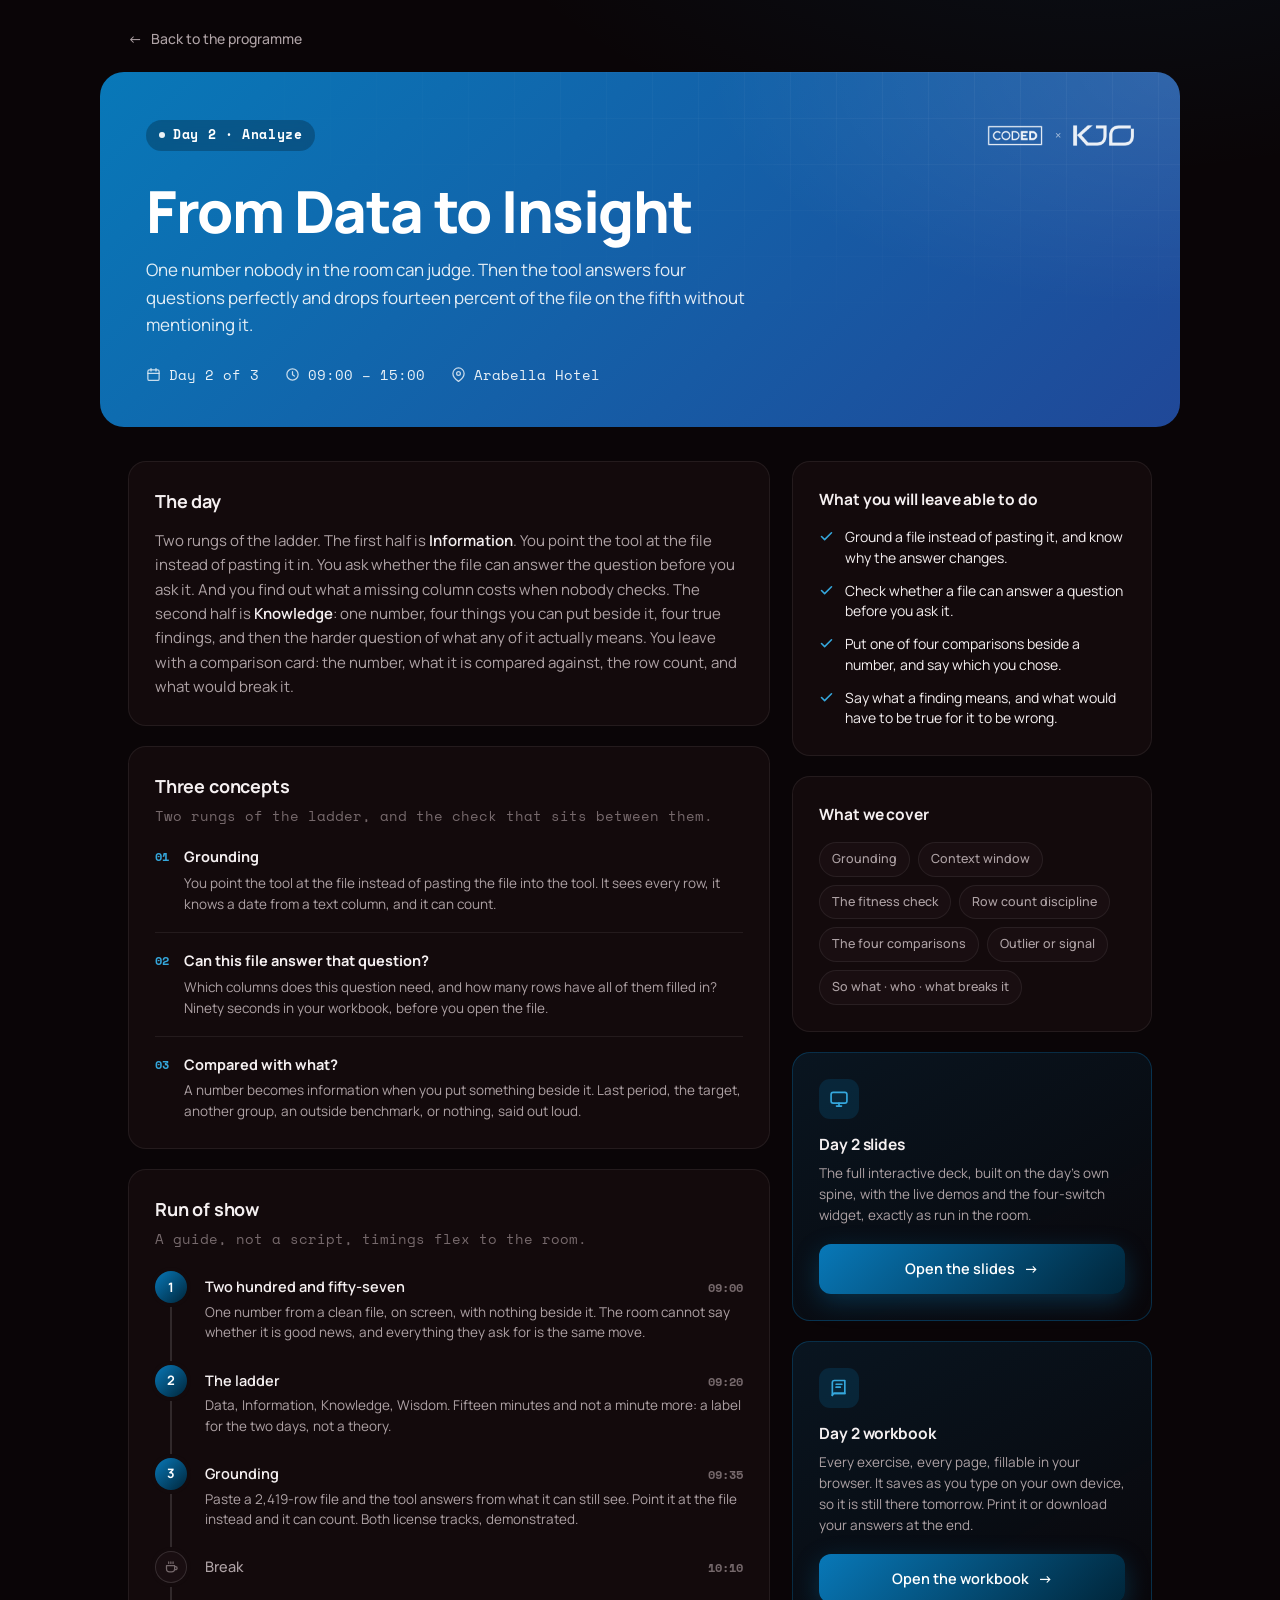
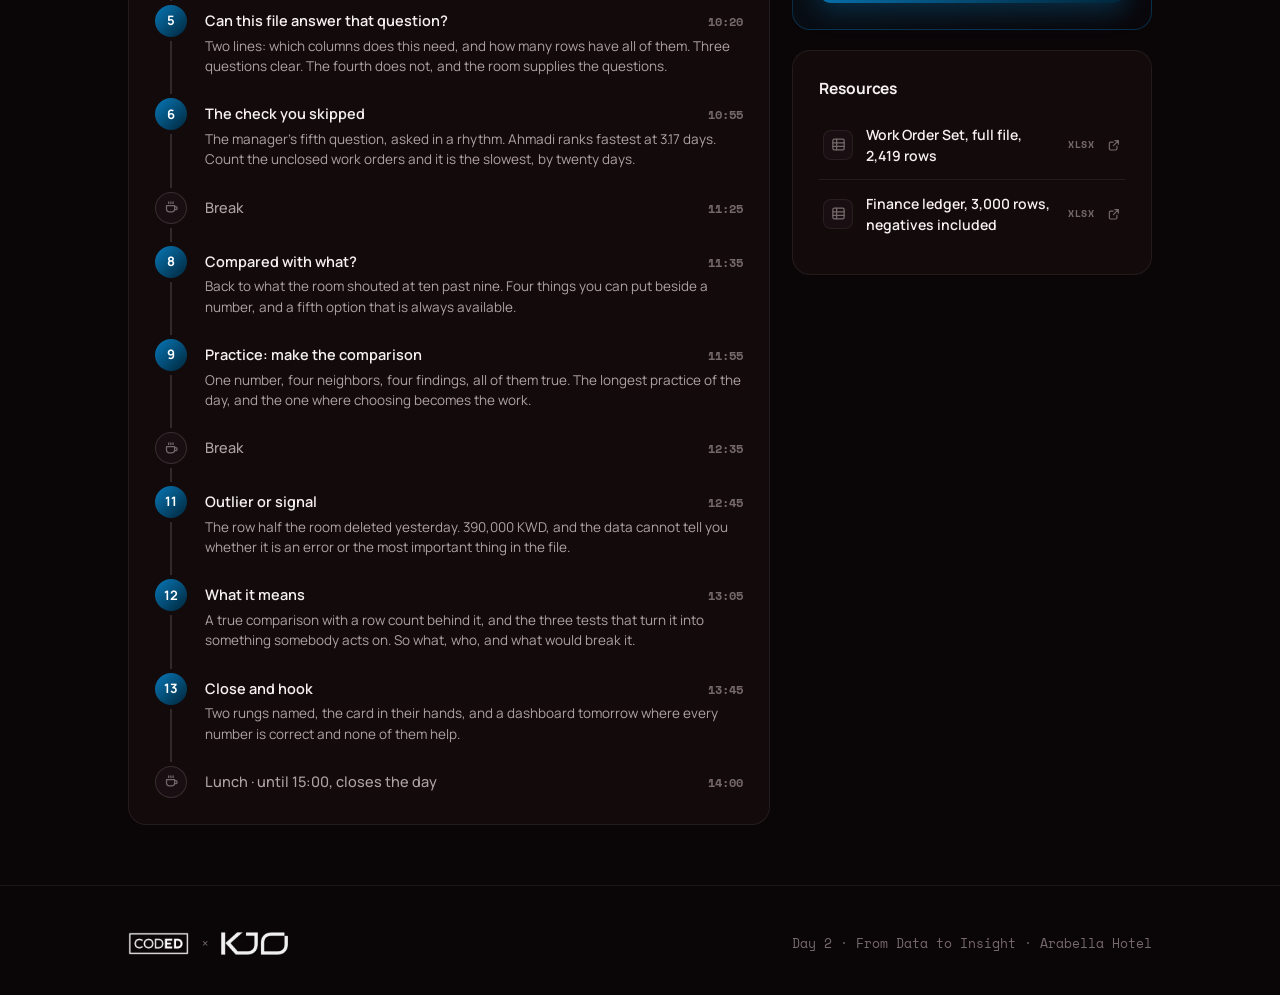
<file: public/coded-ada-day-2.html>
<!DOCTYPE html>
<html lang="en">
<head>
<meta charset="UTF-8">
<meta name="viewport" content="width=device-width, initial-scale=1.0">
<title>Day 2 &middot; From Data to Insight &middot; CODED &times; KJO</title>
<link rel="preconnect" href="https://fonts.googleapis.com">
<link rel="preconnect" href="https://fonts.gstatic.com" crossorigin>
<link href="https://fonts.googleapis.com/css2?family=Manrope:wght@400;500;600;700;800&family=Space+Mono:wght@400;700&display=swap" rel="stylesheet">
<style>
:root{
  --base:#0A0507; --card:#130A0C; --card-2:#190E11;
  --ink:#F5F0F1; --ink-dim:#AEA2A5; --ink-faint:#76696C;
  --maroon:#002539; --mid:#204898; --crimson:#0878B8; --rose:#35A7DC; --rose-lt:#C2EEFB;
  --line:rgba(255,255,255,.07); --line-2:rgba(255,255,255,.13);
  --f:'Manrope',system-ui,sans-serif; --mono:'Space Mono',ui-monospace,monospace;
}
*{box-sizing:border-box;margin:0;padding:0}
html{scroll-behavior:smooth}
body{background:radial-gradient(1100px 640px at 85% -8%,rgba(8,120,184,.12),transparent 60%),var(--base);
  color:var(--ink);font-family:var(--f);-webkit-font-smoothing:antialiased;line-height:1.5;overflow-x:hidden}
a{color:inherit;text-decoration:none}
a:focus-visible{outline:2px solid var(--rose);outline-offset:3px;border-radius:6px}
.wrap{max-width:1080px;margin:0 auto;padding:0 28px}

.topbar{position:relative;z-index:5;padding:26px 0 0}
.back{display:inline-flex;align-items:center;gap:9px;font-size:14px;font-weight:500;color:var(--ink-dim);
  transition:color .15s}
.back:hover{color:var(--ink)}
.back .ar{transition:transform .15s}.back:hover .ar{transform:translateX(-3px)}

.hero-wrap{padding:22px 0 0}
.d-hero{position:relative;border-radius:24px;overflow:hidden;padding:48px 46px 42px;
  background:linear-gradient(135deg,#0878B8 0%,#204898 100%);animation:rise .8s cubic-bezier(.2,.7,.2,1) both}
.d-hero::before{content:"";position:absolute;inset:0;pointer-events:none;
  background-image:linear-gradient(rgba(255,255,255,.05) 1px,transparent 1px),
    linear-gradient(90deg,rgba(255,255,255,.05) 1px,transparent 1px);
  background-size:46px 46px;
  -webkit-mask:radial-gradient(120% 130% at 88% -10%,#000,transparent 70%);
  mask:radial-gradient(120% 130% at 88% -10%,#000,transparent 70%)}
.d-hero::after{content:"";position:absolute;inset:0;pointer-events:none;
  background:radial-gradient(80% 120% at 100% 0%,rgba(255,255,255,.10),transparent 55%)}
.d-hero>*{position:relative;z-index:2}
.d-hero-top{display:flex;align-items:center;justify-content:space-between;gap:16px;margin-bottom:30px}
.cat-pill{display:inline-flex;align-items:center;gap:8px;padding:6px 13px;border-radius:999px;
  background:rgba(0,0,0,.24);font-size:12.5px;font-weight:600;color:#fff;backdrop-filter:blur(5px)}
.cat-pill .dot{width:6px;height:6px;border-radius:50%;background:#fff;opacity:.92}
.d-logos{display:flex;align-items:center;gap:12px;opacity:.96}
.d-logos .coded-logo{height:21px;width:auto;display:block}
.d-logos .kjo-logo{height:21px;width:auto;display:block}
.d-logos .x{color:rgba(255,255,255,.6);font-size:13px}
.d-hero h1{font-weight:800;letter-spacing:-.025em;line-height:1.03;font-size:clamp(34px,5.4vw,58px);color:#fff}
.d-hero .lede{margin-top:16px;max-width:600px;font-size:clamp(14.5px,1.6vw,17px);line-height:1.6;color:rgba(255,255,255,.88)}
.d-meta{display:flex;flex-wrap:wrap;gap:9px 26px;margin-top:26px;font-size:14px;font-weight:500;color:rgba(255,255,255,.9)}
.d-meta span{display:inline-flex;align-items:center;gap:8px}
.d-meta svg{opacity:.85;flex:none}

.d-grid{display:grid;grid-template-columns:1fr 360px;gap:22px;padding:34px 0 60px;align-items:start}
@media (max-width:880px){.d-grid{grid-template-columns:1fr}}
.panel{background:var(--card);border:1px solid var(--line);border-radius:18px;padding:26px}
.panel + .panel{margin-top:20px}
.panel h2{font-size:18px;font-weight:700;letter-spacing:-.01em}
.panel h3{font-size:15.5px;font-weight:700;letter-spacing:-.005em}
.panel .muted{margin-top:6px;font-size:13.5px;color:var(--ink-faint)}
.panel .brief{margin-top:14px;font-size:15px;line-height:1.62;color:var(--ink-dim)}
.panel .brief em{color:var(--ink);font-style:normal;font-weight:600}

.ros{list-style:none;margin:22px 0 0;position:relative}
.ros::before{content:"";position:absolute;left:15px;top:8px;bottom:8px;width:1.5px;background:var(--line-2)}
.ros li{position:relative;display:flex;gap:18px;padding:0 0 22px 0}
.ros li:last-child{padding-bottom:0}
.ros .num{position:relative;z-index:2;flex:none;width:32px;height:32px;border-radius:50%;
  display:flex;align-items:center;justify-content:center;font-size:13px;font-weight:700;color:#fff;
  background:linear-gradient(135deg,var(--crimson),var(--maroon));box-shadow:0 0 0 4px var(--card)}
.ros .brk{position:relative;z-index:2;flex:none;width:32px;height:32px;border-radius:50%;
  display:flex;align-items:center;justify-content:center;background:var(--card-2);border:1px solid var(--line-2);
  color:var(--ink-faint);box-shadow:0 0 0 4px var(--card)}
.ros .rc{flex:1;padding-top:5px}
.ros .rt{display:flex;justify-content:space-between;gap:14px;align-items:baseline}
.ros .rt b{font-size:14.5px;font-weight:600;color:var(--ink)}
.ros .time{font-size:12px;font-weight:600;color:var(--ink-faint);font-variant-numeric:tabular-nums;flex:none}
.ros .rd{margin-top:4px;font-size:13.5px;line-height:1.5;color:var(--ink-dim)}
.ros li.is-brk .rt b{color:var(--ink-dim);font-weight:500}

.con{display:flex;gap:15px;padding:17px 0;border-bottom:1px solid var(--line)}
.con:last-child{border-bottom:0;padding-bottom:0}
.con:first-of-type{padding-top:20px}
.con-n{flex:none;font-family:var(--mono);font-size:12px;font-weight:700;color:var(--rose);padding-top:2px}
.con b{display:block;font-size:14.5px;font-weight:700;color:var(--ink)}
.con p{margin-top:5px;font-size:13.5px;line-height:1.55;color:var(--ink-dim)}

.leave{list-style:none;margin:16px 0 0;display:flex;flex-direction:column;gap:13px}
.leave li{display:flex;gap:11px;font-size:14px;line-height:1.45;color:var(--ink)}
.leave svg{color:var(--rose);flex:none;margin-top:2px}
.chips{display:flex;flex-wrap:wrap;gap:8px;margin-top:16px}
.chip2{display:inline-flex;padding:7px 12px;border-radius:999px;background:var(--card-2);
  border:1px solid var(--line);font-size:12.5px;font-weight:500;color:var(--ink-dim)}

.cta-panel{background:linear-gradient(150deg,rgba(8,120,184,.14),rgba(0,37,57,.08));
  border-color:rgba(8,120,184,.32)}
.cta-ico{width:40px;height:40px;border-radius:11px;display:flex;align-items:center;justify-content:center;
  background:rgba(8,120,184,.18);color:var(--rose);margin-bottom:14px}
.cta-panel p{margin-top:7px;font-size:13.5px;line-height:1.55;color:var(--ink-dim)}
.slides-btn{margin-top:18px;display:flex;align-items:center;justify-content:center;gap:9px;
  padding:14px;border-radius:12px;color:#fff;font-size:14.5px;font-weight:600;
  background:linear-gradient(135deg,var(--crimson),var(--maroon));
  box-shadow:0 8px 26px rgba(8,120,184,.32);transition:transform .18s,box-shadow .18s}
.slides-btn:hover{transform:translateY(-2px);box-shadow:0 12px 34px rgba(8,120,184,.46)}
.slides-btn .ar{transition:transform .18s}.slides-btn:hover .ar{transform:translateX(4px)}

.res-list{display:flex;flex-direction:column;margin-top:10px}
.res{display:flex;align-items:center;gap:13px;padding:13px 4px;border-bottom:1px solid var(--line);
  transition:padding .15s}
.res:last-child{border-bottom:0}
.res:hover{padding-left:8px}
.res-ic{width:30px;height:30px;border-radius:8px;flex:none;display:flex;align-items:center;justify-content:center;
  background:var(--card-2);border:1px solid var(--line);color:var(--rose)}
.res-nm{flex:1;font-size:14px;font-weight:600;color:var(--ink)}
.res-tag{font-size:10px;font-weight:600;letter-spacing:.12em;text-transform:uppercase;color:var(--ink-faint)}
.res svg:last-child{color:var(--ink-faint);flex:none}

.site-foot{position:relative;border-top:1px solid var(--line);padding:46px 0 40px}
.foot-row{display:flex;justify-content:space-between;align-items:center;flex-wrap:wrap;gap:18px}
.f-lockup{display:flex;align-items:center;gap:13px}
.f-lockup .coded-logo{height:23px;width:auto;display:block}
.f-lockup .kjo-logo{height:23px;width:auto;display:block}
.f-lockup .x{color:var(--ink-faint);font-size:13px}
.foot-row .copy{font-size:13px;color:var(--ink-faint)}

@keyframes rise{from{opacity:0;transform:translateY(16px)}to{opacity:1;transform:none}}
@media (prefers-reduced-motion:reduce){.d-hero{animation:none}}
.cat-pill,.d-meta,.muted,.res-tag,.copy,.ros .time{font-family:var(--mono)}
.cat-pill,.res-tag{letter-spacing:.05em}
</style>
</head>
<body>
  <div class="wrap">
    <div class="topbar"><a class="back" href="index.html"><span class="ar">&larr;</span> Back to the programme</a></div>
  </div>

  <div class="wrap hero-wrap">
    <div class="d-hero">
      <div class="d-hero-top">
        <span class="cat-pill"><span class="dot"></span> Day 2 &middot; Analyze</span>
        <div class="d-logos">
          <img class="coded-logo" src="[data-uri]" alt="CODED">
          <span class="x">&times;</span>
          <img class="kjo-logo" src="[data-uri]" alt="KJO, Al-Khafji Joint Operations">
        </div>
      </div>
      <h1>From Data to Insight</h1>
      <p class="lede">One number nobody in the room can judge. Then the tool answers four questions perfectly and drops fourteen percent of the file on the fifth without mentioning it.</p>
      <div class="d-meta">
        <span><svg viewBox="0 0 24 24" width="15" height="15" fill="none" stroke="currentColor" stroke-width="2" stroke-linecap="round" stroke-linejoin="round"><rect x="3" y="4.5" width="18" height="17" rx="2.5"/><path d="M16 2.5v4M8 2.5v4M3 10h18"/></svg> Day 2 of 3</span>
        <span><svg viewBox="0 0 24 24" width="15" height="15" fill="none" stroke="currentColor" stroke-width="2" stroke-linecap="round" stroke-linejoin="round"><circle cx="12" cy="12" r="9"/><path d="M12 7.5v5l3 2"/></svg> 09:00 – 15:00</span>
        <span><svg viewBox="0 0 24 24" width="15" height="15" fill="none" stroke="currentColor" stroke-width="2" stroke-linecap="round" stroke-linejoin="round"><path d="M21 10.5c0 6.5-9 12.5-9 12.5s-9-6-9-12.5a9 9 0 0118 0z"/><circle cx="12" cy="10.5" r="3"/></svg> Arabella Hotel</span>
      </div>
    </div>
  </div>

  <div class="wrap">
    <div class="d-grid">
      <div class="d-main">
        <section class="panel">
          <h2>The day</h2>
          <p class="brief">Two rungs of the ladder. The first half is <em>Information</em>. You point the tool at the file instead of pasting it in. You ask whether the file can answer the question before you ask it. And you find out what a missing column costs when nobody checks. The second half is <em>Knowledge</em>: one number, four things you can put beside it, four true findings, and then the harder question of what any of it actually means. You leave with a comparison card: the number, what it is compared against, the row count, and what would break it.</p>
        </section>

        <section class="panel">
          <h2>Three concepts</h2>
          <p class="muted">Two rungs of the ladder, and the check that sits between them.</p>
<div class="con"><span class="con-n">01</span><div><b>Grounding</b><p>You point the tool at the file instead of pasting the file into the tool. It sees every row, it knows a date from a text column, and it can count.</p></div></div>
<div class="con"><span class="con-n">02</span><div><b>Can this file answer that question?</b><p>Which columns does this question need, and how many rows have all of them filled in? Ninety seconds in your workbook, before you open the file.</p></div></div>
<div class="con"><span class="con-n">03</span><div><b>Compared with what?</b><p>A number becomes information when you put something beside it. Last period, the target, another group, an outside benchmark, or nothing, said out loud.</p></div></div>
        </section>

        <section class="panel">
          <h2>Run of show</h2>
          <p class="muted">A guide, not a script, timings flex to the room.</p>
          <ol class="ros">
<li><span class="num">1</span><div class="rc"><div class="rt"><b>Two hundred and fifty-seven</b><span class="time">09:00</span></div><div class="rd">One number from a clean file, on screen, with nothing beside it. The room cannot say whether it is good news, and everything they ask for is the same move.</div></div></li>
<li><span class="num">2</span><div class="rc"><div class="rt"><b>The ladder</b><span class="time">09:20</span></div><div class="rd">Data, Information, Knowledge, Wisdom. Fifteen minutes and not a minute more: a label for the two days, not a theory.</div></div></li>
<li><span class="num">3</span><div class="rc"><div class="rt"><b>Grounding</b><span class="time">09:35</span></div><div class="rd">Paste a 2,419-row file and the tool answers from what it can still see. Point it at the file instead and it can count. Both license tracks, demonstrated.</div></div></li>
<li class="is-brk"><span class="brk"><svg viewBox="0 0 24 24" width="15" height="15" fill="none" stroke="currentColor" stroke-width="2" stroke-linecap="round" stroke-linejoin="round"><path d="M4 9h13v5a5 5 0 01-5 5H9a5 5 0 01-5-5z"/><path d="M17 10.5h1.5a2.5 2.5 0 010 5H17"/><path d="M7.5 3v2.5M11 3v2.5M14.5 3v2.5"/></svg></span><div class="rc"><div class="rt"><b>Break</b><span class="time">10:10</span></div></div></li>
<li><span class="num">5</span><div class="rc"><div class="rt"><b>Can this file answer that question?</b><span class="time">10:20</span></div><div class="rd">Two lines: which columns does this need, and how many rows have all of them. Three questions clear. The fourth does not, and the room supplies the questions.</div></div></li>
<li><span class="num">6</span><div class="rc"><div class="rt"><b>The check you skipped</b><span class="time">10:55</span></div><div class="rd">The manager's fifth question, asked in a rhythm. Ahmadi ranks fastest at 3.17 days. Count the unclosed work orders and it is the slowest, by twenty days.</div></div></li>
<li class="is-brk"><span class="brk"><svg viewBox="0 0 24 24" width="15" height="15" fill="none" stroke="currentColor" stroke-width="2" stroke-linecap="round" stroke-linejoin="round"><path d="M4 9h13v5a5 5 0 01-5 5H9a5 5 0 01-5-5z"/><path d="M17 10.5h1.5a2.5 2.5 0 010 5H17"/><path d="M7.5 3v2.5M11 3v2.5M14.5 3v2.5"/></svg></span><div class="rc"><div class="rt"><b>Break</b><span class="time">11:25</span></div></div></li>
<li><span class="num">8</span><div class="rc"><div class="rt"><b>Compared with what?</b><span class="time">11:35</span></div><div class="rd">Back to what the room shouted at ten past nine. Four things you can put beside a number, and a fifth option that is always available.</div></div></li>
<li><span class="num">9</span><div class="rc"><div class="rt"><b>Practice: make the comparison</b><span class="time">11:55</span></div><div class="rd">One number, four neighbors, four findings, all of them true. The longest practice of the day, and the one where choosing becomes the work.</div></div></li>
<li class="is-brk"><span class="brk"><svg viewBox="0 0 24 24" width="15" height="15" fill="none" stroke="currentColor" stroke-width="2" stroke-linecap="round" stroke-linejoin="round"><path d="M4 9h13v5a5 5 0 01-5 5H9a5 5 0 01-5-5z"/><path d="M17 10.5h1.5a2.5 2.5 0 010 5H17"/><path d="M7.5 3v2.5M11 3v2.5M14.5 3v2.5"/></svg></span><div class="rc"><div class="rt"><b>Break</b><span class="time">12:35</span></div></div></li>
<li><span class="num">11</span><div class="rc"><div class="rt"><b>Outlier or signal</b><span class="time">12:45</span></div><div class="rd">The row half the room deleted yesterday. 390,000 KWD, and the data cannot tell you whether it is an error or the most important thing in the file.</div></div></li>
<li><span class="num">12</span><div class="rc"><div class="rt"><b>What it means</b><span class="time">13:05</span></div><div class="rd">A true comparison with a row count behind it, and the three tests that turn it into something somebody acts on. So what, who, and what would break it.</div></div></li>
<li><span class="num">13</span><div class="rc"><div class="rt"><b>Close and hook</b><span class="time">13:45</span></div><div class="rd">Two rungs named, the card in their hands, and a dashboard tomorrow where every number is correct and none of them help.</div></div></li>
<li class="is-brk"><span class="brk"><svg viewBox="0 0 24 24" width="15" height="15" fill="none" stroke="currentColor" stroke-width="2" stroke-linecap="round" stroke-linejoin="round"><path d="M4 9h13v5a5 5 0 01-5 5H9a5 5 0 01-5-5z"/><path d="M17 10.5h1.5a2.5 2.5 0 010 5H17"/><path d="M7.5 3v2.5M11 3v2.5M14.5 3v2.5"/></svg></span><div class="rc"><div class="rt"><b>Lunch &middot; until 15:00, closes the day</b><span class="time">14:00</span></div></div></li>
          </ol>
        </section>
      </div>

      <aside class="d-side">
        <section class="panel">
          <h3>What you will leave able to do</h3>
          <ul class="leave">
<li><svg viewBox="0 0 24 24" width="15" height="15" fill="none" stroke="currentColor" stroke-width="2.5" stroke-linecap="round" stroke-linejoin="round"><path d="M4 12l5 5L20 6"/></svg><span>Ground a file instead of pasting it, and know why the answer changes.</span></li>
<li><svg viewBox="0 0 24 24" width="15" height="15" fill="none" stroke="currentColor" stroke-width="2.5" stroke-linecap="round" stroke-linejoin="round"><path d="M4 12l5 5L20 6"/></svg><span>Check whether a file can answer a question before you ask it.</span></li>
<li><svg viewBox="0 0 24 24" width="15" height="15" fill="none" stroke="currentColor" stroke-width="2.5" stroke-linecap="round" stroke-linejoin="round"><path d="M4 12l5 5L20 6"/></svg><span>Put one of four comparisons beside a number, and say which you chose.</span></li>
<li><svg viewBox="0 0 24 24" width="15" height="15" fill="none" stroke="currentColor" stroke-width="2.5" stroke-linecap="round" stroke-linejoin="round"><path d="M4 12l5 5L20 6"/></svg><span>Say what a finding means, and what would have to be true for it to be wrong.</span></li>
          </ul>
        </section>

        <section class="panel">
          <h3>What we cover</h3>
          <div class="chips">
<span class="chip2">Grounding</span>
<span class="chip2">Context window</span>
<span class="chip2">The fitness check</span>
<span class="chip2">Row count discipline</span>
<span class="chip2">The four comparisons</span>
<span class="chip2">Outlier or signal</span>
<span class="chip2">So what · who · what breaks it</span>
          </div>
        </section>

        <section class="panel cta-panel">
          <div class="cta-ico"><svg viewBox="0 0 24 24" width="20" height="20" fill="none" stroke="currentColor" stroke-width="2" stroke-linecap="round" stroke-linejoin="round"><rect x="2.5" y="4" width="19" height="13" rx="2.5"/><path d="M9 20.5h6M12 17v3.5"/></svg></div>
          <h3>Day 2 slides</h3>
          <p>The full interactive deck, built on the day&rsquo;s own spine, with the live
             demos and the four-switch widget, exactly as run in the room.</p>
          <a class="slides-btn" href="coded-ada-day-2-deck.html"><span>Open the slides</span> <span class="ar">&rarr;</span></a>
        </section>

        <section class="panel cta-panel">
          <div class="cta-ico"><svg viewBox="0 0 24 24" width="20" height="20" fill="none" stroke="currentColor" stroke-width="2" stroke-linecap="round" stroke-linejoin="round"><path d="M4 5.5A2.5 2.5 0 016.5 3H19v15.5H6.5A2.5 2.5 0 004 21z"/><path d="M19 18.5H6.5A2.5 2.5 0 004 21M8.5 7.5h7M8.5 11h5"/></svg></div>
          <h3>Day 2 workbook</h3>
          <p>Every exercise, every page, fillable in your browser. It saves as you type on your own
             device, so it is still there tomorrow. Print it or download your answers at the end.</p>
          <a class="slides-btn" href="coded-ada-day-2-workbook.html"><span>Open the workbook</span> <span class="ar">&rarr;</span></a>
        </section>



        <section class="panel">
          <h3>Resources</h3>
          <div class="res-list">
<a class="res" href="work-orders-full.xlsx" target=_blank rel=noopener><span class="res-ic"><svg viewBox="0 0 24 24" width="15" height="15" fill="none" stroke="currentColor" stroke-width="2" stroke-linecap="round" stroke-linejoin="round"><rect x="3" y="3.5" width="18" height="17" rx="2"/><path d="M3 9.5h18M3 15h18M9 3.5v17"/></svg></span><span class="res-nm">Work Order Set, full file, 2,419 rows</span><span class="res-tag">XLSX</span><svg viewBox="0 0 24 24" width="14" height="14" fill="none" stroke="currentColor" stroke-width="2" stroke-linecap="round" stroke-linejoin="round"><path d="M13.5 4.5H19.5V10.5M19.5 4.5L11 13"/><path d="M17 14v4.5a2 2 0 01-2 2H6a2 2 0 01-2-2V9a2 2 0 012-2h4.5"/></svg></a>
<a class="res" href="finance-ledger.xlsx" target=_blank rel=noopener><span class="res-ic"><svg viewBox="0 0 24 24" width="15" height="15" fill="none" stroke="currentColor" stroke-width="2" stroke-linecap="round" stroke-linejoin="round"><rect x="3" y="3.5" width="18" height="17" rx="2"/><path d="M3 9.5h18M3 15h18M9 3.5v17"/></svg></span><span class="res-nm">Finance ledger, 3,000 rows, negatives included</span><span class="res-tag">XLSX</span><svg viewBox="0 0 24 24" width="14" height="14" fill="none" stroke="currentColor" stroke-width="2" stroke-linecap="round" stroke-linejoin="round"><path d="M13.5 4.5H19.5V10.5M19.5 4.5L11 13"/><path d="M17 14v4.5a2 2 0 01-2 2H6a2 2 0 01-2-2V9a2 2 0 012-2h4.5"/></svg></a>
          </div>
        </section>
      </aside>
    </div>
  </div>

  <footer class="site-foot">
    <div class="wrap">
      <div class="foot-row">
        <div class="f-lockup">
          <img class="coded-logo" src="[data-uri]" alt="CODED">
          <span class="x">&times;</span>
          <img class="kjo-logo" src="[data-uri]" alt="KJO, Al-Khafji Joint Operations">
        </div>
        <span class="copy">Day 2 &middot; From Data to Insight &middot; Arabella Hotel</span>
      </div>
    </div>
  </footer>
</body>
</html>
</file>
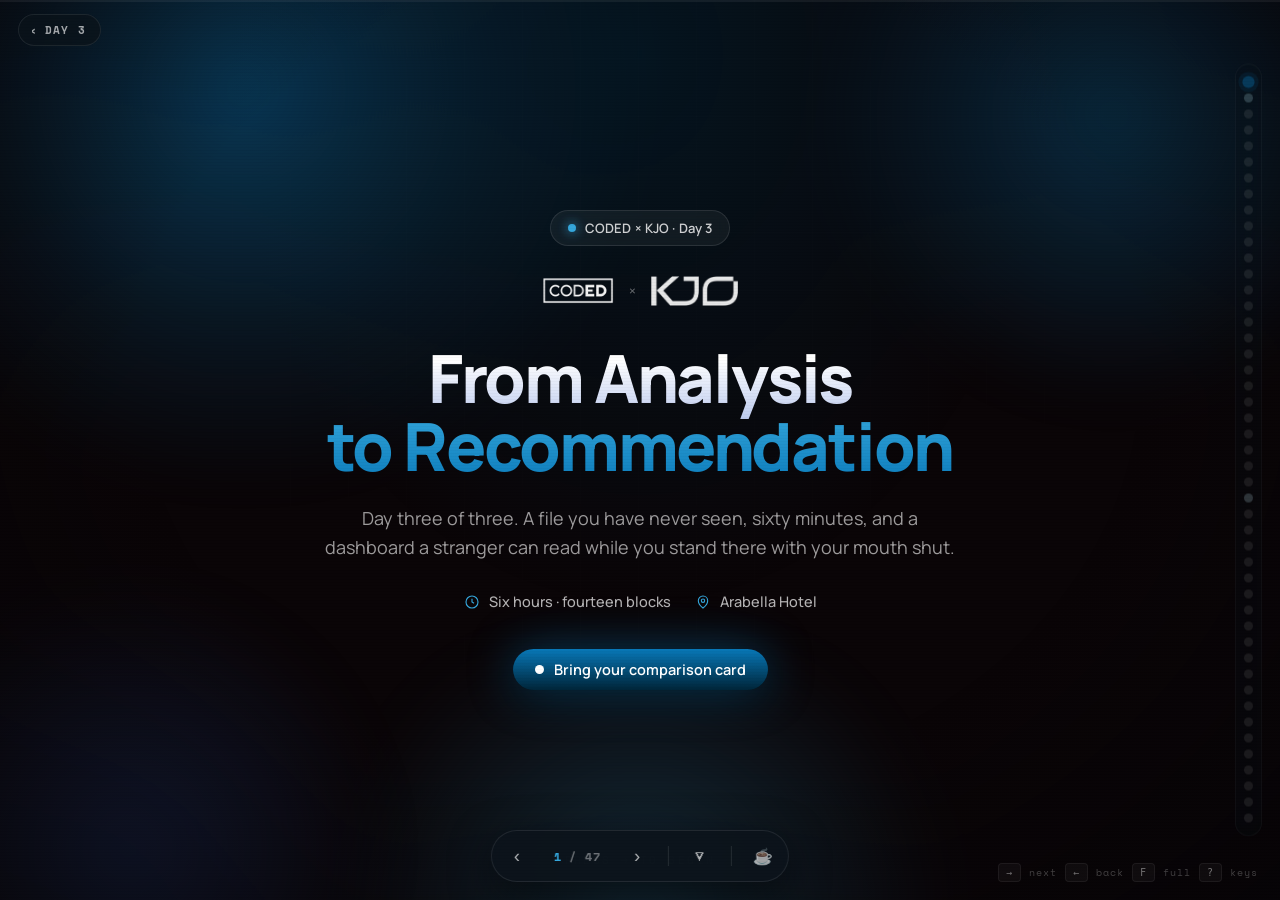
<file: public/coded-ada-day-3-deck.html>
<!DOCTYPE html>
<html lang="en">
<head>
<meta charset="UTF-8">
<meta name="viewport" content="width=device-width, initial-scale=1.0">
<title>Day 3 &middot; From Analysis to Recommendation &middot; CODED &times; KJO</title>
<link rel="preconnect" href="https://fonts.googleapis.com">
<link rel="preconnect" href="https://fonts.gstatic.com" crossorigin>
<link href="https://fonts.googleapis.com/css2?family=Manrope:wght@400;500;600;700;800&family=Space+Mono:wght@400;700&display=swap" rel="stylesheet">
<style>

:root{--coded-navy:#14243F;--coded-blue:#004AA3;--coded-blue-lt:#FF8C00;
  --base:#0A0507; --surf:#150A0D; --surf2:#1C0E12; --deep:#240A11; --panel:#120A0C;
  --crimson:#0878B8; --rose:#35A7DC; --rose-lt:#C2EEFB; --maroon:#002539; --mid:#204898;
  --w:#fff;--w8:rgba(255,255,255,.8);--w7:rgba(255,255,255,.7);--w6:rgba(255,255,255,.6);
  --w5:rgba(255,255,255,.5);--w4:rgba(255,255,255,.4);--w3:rgba(255,255,255,.3);
  --w2:rgba(255,255,255,.2);--w1:rgba(255,255,255,.1);--w06:rgba(255,255,255,.06);
  --line:rgba(255,255,255,.09);
  --mf:'Manrope',sans-serif;--mono:'Space Mono',monospace;
}
*,*::before,*::after{box-sizing:border-box;margin:0;padding:0;}
html,body{height:100%;overflow:hidden;font-family:var(--mf);background:var(--base);color:var(--w);}
body::after{content:'';position:fixed;inset:0;z-index:9999;pointer-events:none;background:repeating-linear-gradient(0deg,transparent,transparent 2px,rgba(0,0,0,.025) 2px,rgba(0,0,0,.025) 3px);}
svg{display:block;}
.icn{width:1em;height:1em;stroke:currentColor;fill:none;stroke-width:1.8;stroke-linecap:round;stroke-linejoin:round;flex:none;}

.slide{position:fixed;inset:0;display:none;flex-direction:column;overflow-y:auto;overflow-x:hidden;}
.slide.active{display:flex;}
.slide::-webkit-scrollbar{width:8px;}
.slide::-webkit-scrollbar-thumb{background:var(--w1);border-radius:4px;}

.bg-grid{position:absolute;inset:0;pointer-events:none;background-image:linear-gradient(rgba(255,255,255,.014) 1px,transparent 1px),linear-gradient(90deg,rgba(255,255,255,.014) 1px,transparent 1px);background-size:58px 58px;-webkit-mask:radial-gradient(circle at 50% 26%,#000,transparent 80%);mask:radial-gradient(circle at 50% 26%,#000,transparent 80%);}
.blob{position:absolute;border-radius:50%;pointer-events:none;filter:blur(120px);mix-blend-mode:screen;}
.blob.b1{width:760px;height:760px;background:rgba(8,120,184,.26);top:-280px;right:-200px;animation:blob 22s ease-in-out infinite;}
.blob.b2{width:560px;height:560px;background:rgba(0,37,57,.30);bottom:-180px;left:-140px;animation:blob 28s ease-in-out infinite reverse;}
.blob.b3{width:420px;height:420px;background:rgba(53,167,220,.14);top:40%;left:46%;animation:blob 25s ease-in-out infinite;}
@keyframes blob{0%,100%{transform:translate(0,0) scale(1);}33%{transform:translate(28px,-18px) scale(1.06);}66%{transform:translate(-18px,22px) scale(.95);}}

#prail-wrap{position:fixed;top:0;left:0;right:0;height:2px;z-index:120;background:var(--w06);}
#prail{height:100%;width:0;background:linear-gradient(90deg,var(--coded-blue-lt),var(--coded-blue),var(--crimson),var(--rose));transition:width .4s ease;}

.brand{position:fixed;top:16px;left:112px;z-index:60;display:flex;align-items:center;gap:11px;opacity:.92;}
.brand img.cm{height:15px;width:auto;}
.brand .x{color:var(--w3);font-size:11px;}
.brand img.km{height:23px;width:auto;}

.deck-nav{position:fixed;bottom:18px;left:50%;transform:translateX(-50%);z-index:100;display:flex;align-items:center;gap:8px;background:rgba(12,20,28,.92);backdrop-filter:blur(20px);border:1px solid var(--line);border-radius:40px;padding:6px;box-shadow:0 12px 40px rgba(0,0,0,.5);}
.nav-btn{background:none;border:none;color:var(--w7);cursor:pointer;width:38px;height:38px;border-radius:50%;display:flex;align-items:center;justify-content:center;transition:all .15s;font-size:18px;}
.nav-btn:hover{background:var(--w06);color:var(--w);}
.nav-btn:active{transform:scale(.94);}
.nav-btn.fs{font-size:14px;}
.nav-divider{width:1px;height:20px;background:var(--w1);margin:0 4px;}
.nav-pos{color:var(--w);font-weight:700;letter-spacing:.06em;padding:0 10px;font-size:12px;min-width:54px;text-align:center;font-family:var(--mono);}
.nav-pos .cur{color:var(--rose);}
.nav-pos .tot{color:var(--w4);}

.nav-dots{position:fixed;top:50%;right:18px;transform:translateY(-50%);z-index:90;display:flex;flex-direction:column;gap:7px;padding:13px 8px;background:rgba(12,20,28,.6);backdrop-filter:blur(12px);border:1px solid var(--line);border-radius:30px;opacity:.4;transition:opacity .2s;max-height:86vh;overflow:auto;}
.nav-dots::-webkit-scrollbar{display:none;}
.nav-dots:hover{opacity:1;}
@media(max-width:900px){.nav-dots{display:none;}}
.nav-dot{width:9px;height:9px;border-radius:50%;background:var(--w2);cursor:pointer;border:none;padding:0;transition:all .2s;position:relative;flex:none;}
.nav-dot:hover{background:var(--w5);transform:scale(1.3);}
.nav-dot.active{background:var(--crimson);transform:scale(1.35);box-shadow:0 0 0 3px rgba(8,120,184,.25);}
.nav-dot.sec{background:var(--rose-lt);opacity:.5;}
.nav-dot .nav-tip{position:absolute;right:20px;top:50%;transform:translateY(-50%);background:var(--surf2);border:1px solid var(--line);padding:5px 10px;border-radius:6px;font-family:var(--mono);font-size:10px;color:var(--w);white-space:nowrap;opacity:0;pointer-events:none;transition:opacity .15s;}
.nav-dot:hover .nav-tip{opacity:1;}

#build-hint{position:fixed;bottom:70px;left:50%;z-index:95;display:none;align-items:center;gap:9px;font-family:var(--mono);font-size:10px;color:var(--rose-lt);letter-spacing:.14em;text-transform:uppercase;background:rgba(12,20,28,.88);border:1px solid rgba(8,120,184,.35);border-radius:30px;padding:7px 15px;transform:translateX(-50%);animation:hintBob 1.7s ease-in-out infinite;}
@keyframes hintBob{0%,100%{transform:translateX(-50%) translateY(0);}50%{transform:translateX(-50%) translateY(-3px);}}
#build-hint .bh-dot{width:6px;height:6px;border-radius:50%;background:var(--crimson);animation:bhpulse 1.3s ease infinite;}
@keyframes bhpulse{0%,100%{box-shadow:0 0 0 0 rgba(8,120,184,.6);}50%{box-shadow:0 0 0 6px rgba(8,120,184,0);}}

.kbd-hint{position:fixed;bottom:18px;right:22px;z-index:90;font-family:var(--mono);font-size:10px;color:var(--w4);letter-spacing:.1em;display:flex;align-items:center;gap:8px;opacity:.6;}
.kbd-hint kbd{background:var(--w06);border:1px solid var(--w1);border-radius:4px;padding:3px 7px;color:var(--w7);font-size:10px;}
@media(max-width:1200px){.kbd-hint{display:none;}}

.slide-pad{flex:1;display:flex;flex-direction:column;justify-content:flex-start;padding:84px 70px 96px;position:relative;z-index:2;max-width:1320px;margin:0 auto;width:100%;min-height:100vh;}
@media(max-width:1400px){.slide-pad{padding:80px 54px 96px;}}
@media(max-width:1100px){.slide-pad{padding:72px 32px 96px;}}
@media(max-height:760px){.slide-pad{padding-top:60px;padding-bottom:84px;}}
.slide-pad.center{justify-content:center;}

.eyebrow{font-family:var(--mono);font-size:10px;letter-spacing:.26em;color:var(--rose-lt);text-transform:uppercase;margin-bottom:18px;display:flex;align-items:center;gap:10px;}
.eyebrow::before{content:'';width:32px;height:1px;background:var(--crimson);flex:none;}
.eyebrow .tnum{color:var(--w4);}
.hl{color:var(--rose);} .hl.c{color:var(--crimson);}
.demo-h{font-size:clamp(32px,4.6vw,60px);font-weight:900;line-height:1.04;letter-spacing:-2.2px;margin-bottom:14px;}
.lead{font-size:18px;color:var(--w7);line-height:1.55;max-width:820px;}
.lead b{color:var(--w);font-weight:700;}

.badge{display:inline-flex;align-items:center;gap:8px;padding:5px 12px;border-radius:30px;font-family:var(--mono);font-size:10px;letter-spacing:.16em;text-transform:uppercase;font-weight:700;margin-bottom:18px;}
.badge.disc{background:var(--w06);border:1px solid var(--w1);color:var(--w6);}
.badge.disc .icn{width:13px;height:13px;color:var(--w5);}
.badge.scored{background:rgba(8,120,184,.1);border:1px solid rgba(8,120,184,.34);color:var(--rose);}
.badge.scored .ld{width:7px;height:7px;border-radius:50%;background:var(--crimson);animation:livedot 1.4s ease-in-out infinite;}
@keyframes livedot{0%,100%{box-shadow:0 0 0 0 rgba(8,120,184,.7);}70%{box-shadow:0 0 0 10px rgba(8,120,184,0);}}

.anchor{margin-bottom:8px;background:linear-gradient(135deg,rgba(8,120,184,.12),rgba(8,120,184,.02));border:1px solid rgba(8,120,184,.3);border-left:3px solid var(--crimson);border-radius:0 12px 12px 0;padding:16px 22px;max-width:880px;font-size:17px;line-height:1.5;color:var(--w8);}
.anchor .al{font-family:var(--mono);font-size:9.5px;letter-spacing:.18em;text-transform:uppercase;color:var(--rose-lt);font-weight:700;display:block;margin-bottom:7px;}
.anchor b{color:var(--w);font-weight:800;}

/* build engine */
.b{opacity:0;transform:translateY(16px);transition:opacity .5s cubic-bezier(.2,.7,.2,1),transform .5s cubic-bezier(.2,.7,.2,1);}
.b.in{opacity:1;transform:none;}
.b.step{opacity:1;transform:none;}
.next-up{animation:nextPulse 1.3s ease-in-out infinite;}
@keyframes nextPulse{0%,100%{box-shadow:0 0 0 0 rgba(8,120,184,.5);}50%{box-shadow:0 0 0 8px rgba(8,120,184,0);}}
@keyframes fadeUp{from{opacity:0;transform:translateY(8px);}to{opacity:1;transform:none;}}

/* cover */
#cover .stage{flex:1;display:flex;flex-direction:column;justify-content:center;padding:90px 70px 100px;position:relative;z-index:2;max-width:1320px;margin:0 auto;width:100%;}
@media(max-width:1100px){#cover .stage{padding:80px 32px 100px;}}
#cover .clock{font-family:var(--mono);font-size:11px;color:var(--rose-lt);letter-spacing:.28em;text-transform:uppercase;margin-bottom:26px;display:flex;align-items:center;gap:12px;}
.live-dot{width:8px;height:8px;border-radius:50%;background:var(--crimson);animation:livedot 1.4s ease-in-out infinite;}
#cover .mega{font-size:clamp(44px,7vw,98px);font-weight:900;line-height:.94;letter-spacing:-3.6px;}
#cover .mega .row{overflow:hidden;display:block;}
#cover .mega .word{display:inline-block;opacity:0;transform:translateY(56px);animation:wordIn .9s cubic-bezier(.2,.7,.2,1) forwards;}
@keyframes wordIn{to{opacity:1;transform:translateY(0);}}
#cover .mega .accent{color:var(--rose);}
#cover .sub{margin-top:28px;font-size:19px;color:var(--w7);max-width:700px;line-height:1.5;}
.lock{display:flex;align-items:center;gap:18px;margin-top:38px;}
.lock img.c{height:28px;width:auto;}
.lock img.k{height:34px;width:auto;}
.lock .x{color:var(--w4);font-size:15px;font-weight:300;}

/* roadmap */
.road{display:grid;grid-template-columns:1fr 1fr;gap:12px;margin-top:28px;max-width:1100px;}
@media(max-width:820px){.road{grid-template-columns:1fr;}}
.ritem{display:flex;gap:16px;align-items:flex-start;background:linear-gradient(180deg,rgba(255,255,255,.045),rgba(255,255,255,.012));border:1px solid var(--w1);border-radius:13px;padding:16px 18px;}
.ritem .rn{font-family:var(--mono);font-size:15px;font-weight:700;color:var(--rose);width:30px;flex:none;}
.ritem .rt{font-size:16.5px;font-weight:700;letter-spacing:-.2px;line-height:1.25;}
.ritem .rd{font-size:13px;color:var(--w6);margin-top:4px;line-height:1.4;}
.rtag{font-family:var(--mono);font-size:8.5px;font-weight:700;letter-spacing:.1em;text-transform:uppercase;padding:3px 8px;border-radius:20px;margin-top:8px;display:inline-block;}
.rtag.s{background:rgba(8,120,184,.14);border:1px solid rgba(8,120,184,.3);color:var(--rose);}
.rtag.d{background:var(--w06);border:1px solid var(--w1);color:var(--w5);}

/* analogy cards */
.spread-row{display:grid;grid-template-columns:repeat(3,1fr);gap:16px;margin-top:26px;}
@media(max-width:920px){.spread-row{grid-template-columns:1fr;}}
.sc{background:linear-gradient(180deg,rgba(255,255,255,.045),rgba(255,255,255,.012));border:1px solid var(--w1);border-radius:16px;padding:22px 22px 20px;position:relative;overflow:hidden;}
.sc .sic{font-size:26px;color:var(--rose);margin-bottom:14px;}
.sc .sw{font-family:var(--mono);font-size:10.5px;letter-spacing:.16em;text-transform:uppercase;font-weight:700;color:var(--rose-lt);margin-bottom:8px;}
.sc .st{font-size:20px;font-weight:800;letter-spacing:-.4px;margin-bottom:8px;line-height:1.16;}
.sc .sd{font-size:14.5px;color:var(--w7);line-height:1.5;}
.sc .sd b{color:var(--w);}
.sc .tag{position:absolute;top:16px;right:16px;font-family:var(--mono);font-size:9px;font-weight:700;letter-spacing:.1em;padding:3px 9px;border-radius:20px;background:rgba(8,120,184,.14);border:1px solid rgba(8,120,184,.3);color:var(--rose);}
.punch{margin-top:22px;font-size:22px;font-weight:800;letter-spacing:-.5px;line-height:1.34;max-width:980px;}
.punch b{color:var(--rose);}
.punch .sm{display:block;font-size:15px;font-weight:600;color:var(--w6);margin-top:9px;letter-spacing:0;}

/* technical map */
.map{display:flex;flex-direction:column;gap:11px;margin-top:26px;max-width:1060px;}
.mr{display:grid;grid-template-columns:210px 150px 1fr;align-items:stretch;background:linear-gradient(180deg,rgba(255,255,255,.045),rgba(255,255,255,.012));border:1px solid var(--w1);border-radius:14px;overflow:hidden;}
@media(max-width:820px){.mr{grid-template-columns:1fr;}}
.mr .meta-cell{padding:15px 18px;font-size:14px;color:var(--w7);display:flex;align-items:center;flex-wrap:wrap;gap:6px 9px;border-right:1px solid var(--w1);}
.mr .meta-cell .icn{width:18px;height:18px;color:var(--rose);}
.mr .term-cell{padding:15px 18px;display:flex;align-items:center;border-right:1px solid var(--w1);}
.mr .term{font-family:var(--mono);font-size:15px;font-weight:700;color:var(--rose);letter-spacing:-.2px;}
.mr .mech-cell{padding:15px 20px;font-size:14.5px;color:var(--w8);display:flex;align-items:center;line-height:1.45;}
.mr .mech-cell b{color:var(--w);font-weight:700;}
@media(max-width:820px){.mr .meta-cell,.mr .term-cell{border-right:none;border-bottom:1px solid var(--w1);}}
.spread-anim{flex-basis:100%;margin-top:6px;display:flex;flex-wrap:wrap;gap:6px;max-width:172px;}
.node{width:14px;height:14px;border-radius:4px;background:var(--w1);border:1px solid var(--w2);transition:background .25s,box-shadow .25s,border-color .25s;}
.node.infected{background:var(--crimson);border-color:var(--rose);box-shadow:0 0 10px rgba(8,120,184,.6);}
.keyline{margin-top:22px;background:rgba(8,120,184,.07);border:1px solid rgba(8,120,184,.26);border-radius:13px;padding:18px 22px;font-size:17px;font-weight:700;color:var(--w);max-width:1060px;line-height:1.4;letter-spacing:-.3px;}
.keyline b{color:var(--rose);}

/* shared demo bits */
.demo-h.sm{font-size:clamp(28px,3.6vw,44px);}
.btn{background:var(--crimson);color:#fff;border:none;border-radius:9px;padding:12px 24px;font-family:var(--mf);font-size:15px;font-weight:800;cursor:pointer;transition:all .18s;letter-spacing:-.2px;display:inline-flex;align-items:center;gap:8px;}
.btn:hover{background:var(--rose);transform:translateY(-2px);box-shadow:0 12px 30px rgba(8,120,184,.32);}
.btn.ghost{background:transparent;border:1px solid var(--w2);color:var(--w7);}
.btn.ghost:hover{background:var(--w06);box-shadow:none;}
.btn:disabled{opacity:.4;cursor:not-allowed;transform:none;box-shadow:none;}
.demo-controls{margin-top:16px;display:flex;gap:10px;align-items:center;flex-wrap:wrap;}
.scorepill{font-family:var(--mono);font-size:13px;color:var(--w);background:rgba(8,120,184,.1);border:1px solid rgba(8,120,184,.3);border-radius:30px;padding:6px 14px;font-weight:700;}
.scorepill b{color:var(--rose);}
.src{margin-top:auto;padding-top:22px;font-family:var(--mono);font-size:10px;color:var(--w4);letter-spacing:.04em;line-height:1.5;}
.src strong{color:var(--w6);}

/* case slide */
.case-hero{display:flex;gap:24px;align-items:center;flex-wrap:wrap;margin-top:24px;background:linear-gradient(135deg,rgba(8,120,184,.12),rgba(8,120,184,.02));border:1px solid rgba(8,120,184,.3);border-radius:16px;padding:22px 26px;max-width:1060px;}
.case-hero .big{font-size:64px;font-weight:900;font-family:var(--mono);color:var(--rose);letter-spacing:-3px;line-height:1;}
.case-hero .big .u{font-size:26px;}
.case-hero .ht{flex:1;min-width:260px;font-size:17px;color:var(--w8);line-height:1.42;font-weight:600;}
.case-hero .ht b{color:var(--w);font-weight:800;}
.case-hero .ht .nm{display:block;font-family:var(--mono);font-size:11px;letter-spacing:.16em;text-transform:uppercase;color:var(--rose-lt);margin-bottom:8px;font-weight:700;}
.stat3{display:grid;grid-template-columns:repeat(3,1fr);gap:14px;margin-top:16px;max-width:1060px;}
@media(max-width:680px){.stat3{grid-template-columns:1fr;}}
.st3{background:linear-gradient(180deg,rgba(255,255,255,.045),rgba(255,255,255,.012));border:1px solid var(--w1);border-radius:13px;padding:18px 22px;}
.st3 .v{font-size:36px;font-weight:900;font-family:var(--mono);letter-spacing:-1.5px;line-height:1;color:var(--rose);min-height:36px;}
.st3 .v .u{font-size:17px;}
.st3 .l{font-family:var(--mono);font-size:10px;color:var(--w5);letter-spacing:.12em;text-transform:uppercase;margin-top:11px;}
.flow{margin-top:18px;background:rgba(255,255,255,.02);border:1px solid var(--w1);border-radius:13px;padding:18px 22px;max-width:1060px;}
.flow .fl{font-family:var(--mono);font-size:10px;color:var(--rose-lt);letter-spacing:.16em;text-transform:uppercase;font-weight:700;margin-bottom:14px;}
.flow-steps{display:flex;align-items:stretch;gap:8px;flex-wrap:wrap;}
.fstep{flex:1;min-width:150px;background:rgba(0,0,0,.28);border:1px solid var(--w1);border-radius:10px;padding:13px 14px;}
.fstep .fn{font-family:var(--mono);font-size:9px;color:var(--rose);font-weight:700;letter-spacing:.1em;}
.fstep .fh{font-size:14px;font-weight:700;margin-top:5px;color:var(--w);letter-spacing:-.2px;}
.fstep .fd{font-size:12.5px;color:var(--w6);margin-top:5px;line-height:1.4;}
.kw-hook{margin-top:16px;display:flex;align-items:center;gap:12px;font-size:15.5px;color:var(--w8);background:rgba(8,120,184,.07);border:1px solid rgba(8,120,184,.26);border-radius:12px;padding:15px 20px;max-width:1060px;line-height:1.45;}
.kw-hook .icn{width:22px;height:22px;color:var(--rose);}
.kw-hook b{color:var(--rose);}
.nextup{margin-top:8px;display:flex;align-items:center;gap:16px;background:linear-gradient(180deg,rgba(255,255,255,.045),rgba(255,255,255,.012));border:1px solid var(--w1);border-radius:14px;padding:18px 22px;max-width:680px;}
.nextup .nlbl{font-family:var(--mono);font-size:10px;color:var(--rose-lt);letter-spacing:.16em;text-transform:uppercase;font-weight:700;}
.nextup .nt{font-size:20px;font-weight:800;letter-spacing:-.4px;margin-top:6px;}
.nextup .nt b{color:var(--rose);}
.nextup .nic{font-size:0;margin-left:auto;color:var(--rose);}
.nextup .nic .icn{width:34px;height:34px;}
.close-punch{font-size:clamp(26px,3.4vw,44px);font-weight:900;letter-spacing:-1.5px;line-height:1.14;max-width:1060px;margin-top:8px;}
.close-punch b{color:var(--rose);}

/* ===== TAG demo (T3) ===== */
.tag-wrap{margin-top:22px;max-width:1000px;}
.tag-top{display:flex;align-items:center;justify-content:space-between;flex-wrap:wrap;gap:12px;margin-bottom:14px;}
.tag-round{font-family:var(--mono);font-size:11px;letter-spacing:.14em;text-transform:uppercase;color:var(--w5);font-weight:700;}
.tag-round b{color:var(--rose);}
.scenario{background:var(--panel);border:1px solid var(--w1);border-radius:13px;padding:20px 22px;box-shadow:0 18px 50px rgba(0,0,0,.4);}
.scenario .slbl{font-family:var(--mono);font-size:9.5px;letter-spacing:.18em;text-transform:uppercase;color:var(--rose-lt);font-weight:700;margin-bottom:11px;display:flex;align-items:center;gap:8px;}
.scenario .slbl::before{content:'';width:8px;height:8px;border-radius:50%;background:var(--crimson);}
.scenario .stext{font-size:18px;line-height:1.55;color:var(--w8);}
.scenario .stext b{color:var(--w);}
.tag-opts{display:grid;grid-template-columns:repeat(3,1fr);gap:11px;margin-top:16px;}
@media(max-width:680px){.tag-opts{grid-template-columns:1fr;}}
.topt{background:rgba(0,0,0,.32);border:1.5px solid var(--w1);border-radius:11px;padding:15px 14px;cursor:pointer;transition:all .16s;text-align:center;font-family:var(--mf);color:var(--w);}
.topt:hover{border-color:var(--rose);background:rgba(8,120,184,.08);transform:translateY(-2px);}
.topt .tn{font-size:17px;font-weight:800;letter-spacing:-.3px;}
.topt .tc{font-family:var(--mono);font-size:9.5px;letter-spacing:.06em;text-transform:uppercase;color:var(--w5);margin-top:5px;}
.tag-opts.done .topt{cursor:default;transform:none;}
.topt.correct{border-color:var(--crimson);background:rgba(8,120,184,.16);box-shadow:0 0 0 3px rgba(8,120,184,.14);}
.topt.correct .tc{color:var(--rose);}
.topt.wrongpick{border-color:var(--w2);background:rgba(255,255,255,.02);opacity:.5;}
.topt.wrongpick .tn{text-decoration:line-through;}
.fb{margin-top:14px;padding:15px 18px;border-radius:11px;font-size:15px;line-height:1.5;display:none;font-weight:500;color:var(--w8);}
.fb.show{display:block;animation:fadeUp .4s ease;}
.fb.hit{background:rgba(8,120,184,.09);border:1px solid rgba(8,120,184,.32);}
.fb.miss{background:rgba(255,255,255,.03);border:1px solid var(--w1);}
.fb .verd{font-weight:800;}.fb.hit .verd{color:var(--rose);}.fb.miss .verd{color:var(--w5);}
.fb b{color:var(--w);}
.final{margin-top:16px;padding:18px 22px;border-radius:13px;background:linear-gradient(135deg,rgba(8,120,184,.12),rgba(8,120,184,.02));border:1px solid rgba(8,120,184,.3);display:none;font-size:16px;line-height:1.45;font-weight:600;color:var(--w8);max-width:1000px;}
.final.show{display:block;animation:fadeUp .45s ease;}
.final .fs{font-size:22px;font-weight:900;color:var(--rose);}
.final b{color:var(--w);}

/* ===== ROUTING demo (T1, discuss) ===== */
.route-wrap{margin-top:22px;max-width:1040px;}
.route-q{margin-top:14px;font-size:19px;font-weight:700;color:var(--w);letter-spacing:-.3px;}
.route-q b{color:var(--rose);}
.lanes{display:grid;grid-template-columns:repeat(3,1fr);gap:12px;margin-top:16px;}
@media(max-width:820px){.lanes{grid-template-columns:1fr;}}
.lane{background:linear-gradient(180deg,rgba(255,255,255,.04),rgba(255,255,255,.012));border:1px solid var(--w1);border-radius:13px;padding:16px 16px;opacity:.45;filter:grayscale(.5);transition:opacity .4s,filter .4s,border-color .4s,transform .25s;}
.lane.on{opacity:1;filter:none;border-color:var(--rose);transform:translateY(-2px);}
.lane .ln{font-family:var(--mono);font-size:9.5px;letter-spacing:.12em;text-transform:uppercase;color:var(--rose);font-weight:700;margin-bottom:6px;}
.lane .lt{font-size:16px;font-weight:800;letter-spacing:-.3px;}
.lane .ld2{font-size:13px;color:var(--w6);margin-top:6px;line-height:1.4;}
.route-path{margin-top:16px;background:rgba(8,120,184,.07);border:1px solid rgba(8,120,184,.26);border-radius:12px;padding:16px 20px;display:none;font-size:15.5px;color:var(--w8);line-height:1.5;}
.route-path.show{display:block;animation:fadeUp .4s ease;}
.route-path b{color:var(--rose);}
.route-path .pl{font-family:var(--mono);font-size:9.5px;letter-spacing:.16em;text-transform:uppercase;color:var(--rose-lt);font-weight:700;margin-bottom:8px;}

/* ===== TIMELINE demo (T2, discuss) ===== */
.tl-wrap{margin-top:22px;max-width:1080px;}
.cost-bar{display:flex;align-items:baseline;gap:14px;margin-bottom:16px;}
.cost-now{font-family:var(--mono);font-size:46px;font-weight:900;color:var(--rose);letter-spacing:-2px;line-height:1;}
.cost-lbl{font-family:var(--mono);font-size:10px;letter-spacing:.14em;text-transform:uppercase;color:var(--w5);}
.tline{display:flex;gap:8px;}
@media(max-width:820px){.tline{flex-direction:column;}}
.tl-stage{flex:1;background:linear-gradient(180deg,rgba(255,255,255,.04),rgba(255,255,255,.012));border:1px solid var(--w1);border-radius:12px;padding:15px 15px;opacity:.4;transition:opacity .4s,border-color .4s,transform .3s;position:relative;}
.tl-stage.on{opacity:1;border-color:var(--rose);transform:translateY(-3px);}
.tl-stage .tn{font-family:var(--mono);font-size:9px;color:var(--rose);font-weight:700;letter-spacing:.1em;}
.tl-stage .th{font-size:15px;font-weight:800;margin-top:5px;letter-spacing:-.2px;}
.tl-stage .td{font-size:12.5px;color:var(--w6);margin-top:6px;line-height:1.4;}
.tl-stage .tadd{font-family:var(--mono);font-size:14px;font-weight:700;color:var(--rose);margin-top:9px;opacity:0;transition:opacity .4s;}
.tl-stage.on .tadd{opacity:1;}

/* ===== SIEM demo (T4, scored) ===== */
.siem{margin-top:20px;max-width:1120px;background:var(--panel);border:1px solid var(--w1);border-radius:13px;overflow:hidden;box-shadow:0 18px 50px rgba(0,0,0,.4);}
.siem-bar{background:#170c0f;padding:11px 16px;display:flex;align-items:center;gap:10px;border-bottom:1px solid var(--w1);font-family:var(--mono);font-size:11px;color:var(--w5);}
.siem-bar .dot{width:8px;height:8px;border-radius:50%;background:var(--crimson);}
.siem-bar .ttl{color:var(--w7);font-weight:700;letter-spacing:.04em;}
.siem-bar .hint{margin-left:auto;color:var(--rose-lt);}
.logtable{width:100%;border-collapse:collapse;font-family:var(--mono);font-size:12.5px;}
.logtable th{text-align:left;padding:9px 14px;color:var(--w5);font-size:9.5px;letter-spacing:.12em;text-transform:uppercase;border-bottom:1px solid var(--w1);background:rgba(0,0,0,.25);}
.logrow td{padding:10px 14px;border-bottom:1px solid rgba(255,255,255,.05);color:var(--w7);cursor:pointer;transition:background .15s;}
.logrow:hover td{background:rgba(8,120,184,.06);}
.logrow td .eg{color:var(--w5);}
.logrow.cleared td{cursor:default;}
.logrow.normal td{opacity:.42;}
.logrow.normal td:first-child::after{content:' · normal';color:var(--w4);font-size:10px;}
.logrow.flagged td{background:rgba(8,120,184,.16);color:var(--w);}
.logrow.flagged td .eg{color:var(--rose);font-weight:700;}
.logrow.flagged td:first-child{box-shadow:inset 3px 0 0 var(--crimson);}

/* ===== CHAT demo (T5, scored) ===== */
.chatwin{margin-top:20px;max-width:760px;background:var(--panel);border:1px solid var(--w1);border-radius:15px;overflow:hidden;box-shadow:0 18px 50px rgba(0,0,0,.4);}
.chat-bar{background:#170c0f;padding:12px 18px;border-bottom:1px solid var(--w1);display:flex;align-items:center;gap:11px;}
.chat-av{width:30px;height:30px;border-radius:50%;background:linear-gradient(135deg,var(--maroon),var(--mid));display:flex;align-items:center;justify-content:center;color:var(--rose-lt);}
.chat-av .icn{width:16px;height:16px;}
.chat-who{font-size:14px;font-weight:700;}
.chat-sub{font-family:var(--mono);font-size:10px;color:var(--w5);margin-top:1px;}
.chat-body{padding:18px;display:flex;flex-direction:column;gap:11px;min-height:230px;}
.cmsg{max-width:80%;padding:11px 15px;border-radius:14px;font-size:14.5px;line-height:1.45;animation:fadeUp .3s ease;}
.cmsg.them{align-self:flex-start;background:rgba(255,255,255,.05);border:1.5px solid var(--w1);border-bottom-left-radius:5px;color:var(--w8);}
.cmsg.them.flagable{cursor:pointer;transition:all .15s;}
.cmsg.them.flagable:hover{border-color:var(--rose);background:rgba(8,120,184,.08);}
.cmsg.them.flagged{border-color:var(--crimson);background:rgba(8,120,184,.16);color:var(--w);}
.cmsg.them.flagged::after{content:attr(data-tech);display:block;margin-top:7px;font-family:var(--mono);font-size:9.5px;letter-spacing:.08em;text-transform:uppercase;color:var(--rose);font-weight:700;}
.cmsg.me{align-self:flex-end;background:linear-gradient(135deg,var(--crimson),var(--maroon));color:#fff;border-bottom-right-radius:5px;}
.chat-foot{padding:13px 18px;border-top:1px solid var(--w1);font-family:var(--mono);font-size:11px;color:var(--w5);display:flex;align-items:center;gap:10px;}
.chat-foot b{color:var(--rose);}

/* ===== BEC demo (T6, scored) ===== */
.mail{margin-top:20px;max-width:780px;background:var(--panel);border:1px solid var(--w1);border-radius:13px;overflow:hidden;box-shadow:0 24px 60px rgba(0,0,0,.45);}
.mail-bar{background:#170c0f;padding:10px 16px;display:flex;align-items:center;gap:7px;border-bottom:1px solid var(--w1);}
.mail-bar .d{width:11px;height:11px;border-radius:50%;}
.mail-bar .d.r{background:var(--crimson);}.mail-bar .d.y{background:var(--mid);}.mail-bar .d.g{background:var(--maroon);}
.mail-bar .t{margin-left:auto;font-family:var(--mono);font-size:10.5px;color:var(--w4);}
.mail-head{padding:14px 20px;border-bottom:1px solid var(--w1);}
.mrow{display:flex;gap:10px;font-size:13.5px;margin-bottom:6px;align-items:baseline;}
.mrow .k{font-family:var(--mono);font-size:10px;color:var(--w4);letter-spacing:.08em;text-transform:uppercase;min-width:58px;}
.mrow .v{color:var(--w8);}.mrow .v b{color:var(--w);font-weight:700;}
.msub{font-size:16px;font-weight:800;color:var(--w);letter-spacing:-.3px;}
.mail-body{padding:16px 20px;font-size:14.5px;line-height:1.65;color:var(--w8);}
.mail-body p{margin-bottom:10px;}
.hot{position:relative;border-radius:4px;padding:0 3px;cursor:pointer;border-bottom:1.5px dashed var(--w3);transition:all .15s;}
.hot:hover{background:rgba(8,120,184,.1);border-color:var(--rose);}
.hot.found{background:rgba(8,120,184,.2);border-bottom:1.5px solid var(--crimson);color:var(--w);font-weight:600;}
.hot.found::after{content:'✓';position:absolute;top:-9px;right:-7px;font-size:11px;color:var(--rose);font-weight:900;}
.hot.dud{background:rgba(255,255,255,.05);border-color:var(--w2);}
.hot.dud::after{content:'safe';position:absolute;top:-13px;right:-4px;font-size:8px;font-family:var(--mono);color:var(--w4);}
.bec-tally{margin-top:14px;display:flex;align-items:center;gap:14px;flex-wrap:wrap;}
.bec-prog{font-family:var(--mono);font-size:13px;color:var(--w7);}
.bec-prog b{color:var(--rose);font-size:16px;}

/* ============ PRESENTER LAYER (laser · blank · help) ============ */
.laser{position:fixed;width:18px;height:18px;border-radius:50%;pointer-events:none;z-index:9999;transform:translate(-50%,-50%);display:none;
  background:radial-gradient(circle,#ff4d6a 0%,rgba(255,77,106,.85) 35%,rgba(255,77,106,0) 70%);
  box-shadow:0 0 14px 5px rgba(255,60,90,.65),0 0 40px 14px rgba(255,60,90,.28);}
body.laser-on .laser{display:block;}
body.laser-on *{cursor:none!important;}
.blankscreen{position:fixed;inset:0;background:#06030400;z-index:9998;display:none;align-items:center;justify-content:center;
  transition:background .35s ease;}
.blankscreen.on{display:flex;background:#060304;}
.blankscreen .bk{font-family:var(--mono);font-size:12px;letter-spacing:.2em;text-transform:uppercase;color:rgba(255,255,255,.18);}
.help-overlay{position:fixed;inset:0;background:rgba(6,3,4,.86);backdrop-filter:blur(6px);z-index:10000;display:none;align-items:center;justify-content:center;}
.help-overlay.on{display:flex;animation:fadeUp .25s ease;}
.help-card{background:var(--panel);border:1px solid var(--w1);border-radius:16px;padding:30px 36px;max-width:520px;box-shadow:0 30px 80px rgba(0,0,0,.6);}
.help-card h3{font-family:var(--mf);font-size:20px;font-weight:800;color:var(--w);margin-bottom:18px;letter-spacing:-.4px;}
.help-row{display:flex;align-items:center;gap:14px;margin-bottom:11px;}
.help-row .keys{display:flex;gap:5px;min-width:160px;}
.help-row kbd{font-family:var(--mono);font-size:11px;background:rgba(255,255,255,.07);border:1px solid var(--w2);border-bottom-width:2px;border-radius:6px;padding:4px 9px;color:var(--rose-lt);}
.help-row .what{font-size:14px;color:var(--w7);}
.help-card .hint{margin-top:16px;font-family:var(--mono);font-size:10.5px;color:var(--w4);letter-spacing:.05em;}
.pres-tag{position:fixed;bottom:18px;left:50%;transform:translateX(-50%);z-index:60;font-family:var(--mono);font-size:9.5px;letter-spacing:.14em;text-transform:uppercase;color:var(--w3);background:rgba(0,0,0,.35);border:1px solid var(--w1);border-radius:20px;padding:5px 13px;opacity:0;transition:opacity .3s;pointer-events:none;}
.pres-tag.show{opacity:1;}

/* ============ FLIP CARDS (dynamic concepts) ============ */
.flip-row{display:grid;grid-template-columns:repeat(4,1fr);gap:14px;margin-top:22px;}
@media(max-width:900px){.flip-row{grid-template-columns:repeat(2,1fr);}}
.flip-card{perspective:1200px;height:230px;cursor:pointer;}
.flip-inner{position:relative;width:100%;height:100%;transition:transform .6s cubic-bezier(.4,.2,.2,1);transform-style:preserve-3d;}
.flip-card.flipped .flip-inner{transform:rotateY(180deg);}
.flip-face{position:absolute;inset:0;backface-visibility:hidden;-webkit-backface-visibility:hidden;border-radius:14px;padding:20px 18px;display:flex;flex-direction:column;border:1px solid var(--w1);}
.flip-front{background:linear-gradient(165deg,var(--surf2),var(--panel));align-items:flex-start;justify-content:space-between;}
.flip-front .fi{width:38px;height:38px;color:var(--rose);}
.flip-front .ft{font-family:var(--mf);font-size:19px;font-weight:800;color:var(--w);letter-spacing:-.4px;line-height:1.15;}
.flip-front .tapme{font-family:var(--mono);font-size:9.5px;letter-spacing:.14em;text-transform:uppercase;color:var(--w4);display:flex;align-items:center;gap:6px;}
.flip-front .tapme svg{width:13px;height:13px;}
.flip-back{background:linear-gradient(165deg,var(--deep),var(--maroon));transform:rotateY(180deg);justify-content:center;}
.flip-back .bt{font-family:var(--mono);font-size:10px;letter-spacing:.12em;text-transform:uppercase;color:var(--rose-lt);font-weight:700;margin-bottom:9px;}
.flip-back .bd{font-size:14.5px;line-height:1.5;color:#fff;}
.flip-back .bd b{color:var(--rose-lt);}
.flip-allnote{margin-top:14px;font-family:var(--mono);font-size:11px;color:var(--w5);text-align:center;}

/* ============ RBAC EXERCISE BOARD ============ */
.rbac-top{display:flex;align-items:center;gap:14px;flex-wrap:wrap;margin:6px 0 14px;}
.rbac-prog{font-family:var(--mono);font-size:12px;color:var(--w6);}
.rbac-prog b{color:var(--rose);}
.rbac-pool{display:flex;gap:10px;flex-wrap:wrap;margin-bottom:18px;min-height:48px;padding:14px;background:rgba(0,0,0,.22);border:1px dashed var(--w2);border-radius:12px;}
.rbac-pool .pool-lbl{width:100%;font-family:var(--mono);font-size:9.5px;letter-spacing:.14em;text-transform:uppercase;color:var(--w4);margin-bottom:2px;}
.task-card{font-family:var(--mf);font-size:14px;font-weight:600;color:var(--w);background:linear-gradient(160deg,var(--surf2),var(--panel));border:1.5px solid var(--w2);border-radius:10px;padding:11px 15px;cursor:pointer;transition:all .16s;box-shadow:0 6px 18px rgba(0,0,0,.3);}
.task-card:hover{border-color:var(--rose);transform:translateY(-2px);}
.task-card.sel{border-color:var(--crimson);background:rgba(8,120,184,.18);box-shadow:0 0 0 3px rgba(8,120,184,.22),0 8px 22px rgba(0,0,0,.35);transform:translateY(-2px);}
.task-card.placed{display:none;}
.rbac-board{display:grid;grid-template-columns:repeat(5,1fr);gap:11px;}
@media(max-width:980px){.rbac-board{grid-template-columns:repeat(3,1fr);}}
@media(max-width:620px){.rbac-board{grid-template-columns:repeat(2,1fr);}}
.role-col{background:linear-gradient(180deg,rgba(255,255,255,.035),rgba(255,255,255,.01));border:1.5px solid var(--w1);border-radius:13px;overflow:hidden;cursor:pointer;transition:all .16s;display:flex;flex-direction:column;min-height:172px;}
.role-col:hover{border-color:var(--w3);}
.rbac-armed .role-col{border-color:var(--rose);box-shadow:0 0 0 1px rgba(53,167,220,.25);}
.role-col.flash-bad{animation:flashBad .5s ease;}
.role-col.flash-good{animation:flashGood .5s ease;}
@keyframes flashBad{0%,100%{background:linear-gradient(180deg,rgba(255,255,255,.035),rgba(255,255,255,.01));}40%{background:rgba(8,120,184,.2);}}
@keyframes flashGood{0%,100%{background:linear-gradient(180deg,rgba(255,255,255,.035),rgba(255,255,255,.01));}40%{background:rgba(53,167,220,.16);}}
.role-head{padding:13px 13px 11px;border-bottom:1px solid var(--w1);background:rgba(0,0,0,.2);}
.role-head .rname{font-family:var(--mf);font-size:14px;font-weight:800;color:var(--w);letter-spacing:-.3px;display:flex;align-items:center;gap:8px;}
.role-head .rname svg{width:16px;height:16px;color:var(--rose);flex-shrink:0;}
.role-head .rauth{font-family:var(--mono);font-size:9px;letter-spacing:.08em;text-transform:uppercase;color:var(--w4);margin-top:4px;}
.role-drop{flex:1;padding:9px;display:flex;flex-direction:column;gap:6px;}
.role-drop:empty::after{content:'tap to assign';font-family:var(--mono);font-size:10px;color:var(--w3);margin:auto;}
.assigned{font-family:var(--mf);font-size:11.5px;font-weight:600;color:#fff;background:rgba(8,120,184,.16);border:1px solid rgba(53,167,220,.4);border-radius:7px;padding:7px 9px;line-height:1.25;animation:fadeUp .3s ease;}
.assigned .ck{color:var(--rose);font-weight:800;margin-right:5px;}
.rbac-fb{margin-top:14px;border-radius:11px;padding:0 18px;max-height:0;overflow:hidden;transition:max-height .3s ease,padding .3s ease;}
.rbac-fb.show{max-height:200px;padding:14px 18px;animation:fadeUp .25s ease;}
.rbac-fb.good{background:rgba(8,120,184,.1);border:1px solid rgba(8,120,184,.32);}
.rbac-fb.bad{background:rgba(255,255,255,.03);border:1px solid var(--w2);}
.rbac-fb .fbv{font-family:var(--mono);font-size:10px;letter-spacing:.1em;text-transform:uppercase;font-weight:700;margin-bottom:6px;}
.rbac-fb.good .fbv{color:var(--rose);}
.rbac-fb.bad .fbv{color:var(--rose-lt);}
.rbac-fb .fbt{font-size:14.5px;color:var(--w8);line-height:1.45;}
.rbac-fb .fbt b{color:var(--w);}

/* super-admin climax */
.superadmin{margin-top:20px;background:linear-gradient(135deg,var(--deep),rgba(10,5,7,.6));border:1.5px solid rgba(53,167,220,.4);border-radius:14px;padding:22px 24px;}
.superadmin .sq{font-size:17px;font-weight:700;color:var(--w);line-height:1.5;}
.superadmin .sq b{color:var(--rose);}
.sa-choices{display:flex;gap:12px;margin-top:16px;flex-wrap:wrap;}
.sa-reveal{margin-top:16px;display:none;}
.sa-reveal.show{display:block;animation:fadeUp .4s ease;}
.breach-grid{display:grid;grid-template-columns:repeat(8,1fr);gap:5px;margin:14px 0;}
.breach-grid .bn{aspect-ratio:1;border-radius:4px;background:rgba(255,255,255,.06);transition:background .25s;}
.breach-grid .bn.hit{background:var(--crimson);box-shadow:0 0 10px rgba(8,120,184,.5);}

/* ===== elite: metaphor bridge rows + topic opener ===== */
.topic-eyebrow{font-family:var(--mono);font-size:11px;letter-spacing:.22em;text-transform:uppercase;color:var(--rose-lt);font-weight:700;}
.topic-title{font-family:var(--mf);font-weight:800;font-size:clamp(38px,6vw,72px);line-height:1.02;letter-spacing:-2px;color:var(--w);margin:14px 0 18px;}
.topic-title .hl{color:var(--rose);}
.bridge-tag{display:inline-flex;align-items:center;gap:8px;font-family:var(--mono);font-size:10px;letter-spacing:.1em;text-transform:uppercase;font-weight:700;border-radius:20px;padding:5px 12px;margin-bottom:8px;}
.bridge-tag.story{background:rgba(255,255,255,.05);border:1px solid var(--w2);color:var(--w6);}
.bridge-tag.tech{background:rgba(8,120,184,.12);border:1px solid rgba(8,120,184,.34);color:var(--rose);}
.mr.linkable{cursor:pointer;transition:border-color .15s,transform .15s;}
.mr.linkable:hover{border-color:var(--rose);transform:translateX(3px);}
.mr .lk-note{grid-column:1 / -1;max-height:0;overflow:hidden;opacity:0;transition:max-height .35s ease,opacity .25s ease,margin .3s,padding .3s;font-size:14px;line-height:1.5;color:var(--w8);}
.mr.open{border-color:var(--crimson);background:rgba(8,120,184,.06);}
.mr.open .lk-note{max-height:160px;opacity:1;margin-top:12px;padding-top:12px;border-top:1px solid var(--w1);}
.mr .lk-note .lkb{color:var(--rose);font-weight:700;}
.mr .tap-cue{font-family:var(--mono);font-size:9px;letter-spacing:.1em;text-transform:uppercase;color:var(--w4);margin-left:auto;}
.link-line{margin-top:18px;display:flex;align-items:center;gap:14px;background:linear-gradient(135deg,rgba(8,120,184,.12),rgba(8,120,184,.02));border:1px solid rgba(8,120,184,.3);border-radius:13px;padding:16px 20px;}
.link-line .ll-from{font-size:15px;color:var(--w7);}
.link-line .ll-arrow{color:var(--rose);font-size:20px;flex-shrink:0;}
.link-line .ll-to{font-size:16px;color:var(--w);font-weight:700;}
.link-line .ll-to b{color:var(--rose);}

/* per-term tabs */
.topic-tab{display:inline-block;font-family:var(--mono);font-size:10px;letter-spacing:.18em;text-transform:uppercase;color:var(--rose-lt);background:rgba(8,120,184,.1);border:1px solid rgba(8,120,184,.28);border-radius:20px;padding:5px 13px;font-weight:700;margin-bottom:14px;}
.term-tab{display:inline-block;font-family:var(--mono);font-size:9.5px;letter-spacing:.16em;text-transform:uppercase;color:var(--w5);background:var(--w06);border:1px solid var(--w1);border-radius:20px;padding:4px 12px;font-weight:700;margin-bottom:14px;}
.defbox{background:rgba(8,120,184,.07);border:1px solid rgba(8,120,184,.26);border-left:3px solid var(--crimson);border-radius:11px;padding:16px 20px;font-size:16.5px;color:var(--w9);line-height:1.5;margin:8px 0 6px;}
.defbox .dt{display:inline-block;font-family:var(--mono);font-size:12px;letter-spacing:.08em;font-weight:700;color:var(--rose);background:rgba(8,120,184,.14);border-radius:6px;padding:3px 10px;margin-right:10px;}
.mini{background:var(--panel);border:1px solid var(--w1);border-radius:14px;padding:22px 24px;box-shadow:0 18px 50px rgba(0,0,0,.4);width:100%;}
.mini-q{font-family:var(--mono);font-size:10px;letter-spacing:.14em;text-transform:uppercase;color:var(--rose);font-weight:700;margin-bottom:14px;}
.mini-note{font-size:14px;color:var(--w7);line-height:1.5;margin-top:6px;min-height:20px;} .mini-note b{color:var(--w);} .mini-note.win{color:var(--rose-lt);}
.mc-opts{display:flex;flex-direction:column;gap:10px;margin:6px 0 4px;}
.mc-opt{text-align:left;background:var(--w06);border:1px solid var(--w1);border-radius:11px;padding:13px 16px;color:var(--w8);font-size:14.5px;font-weight:600;cursor:pointer;transition:all .15s;font-family:inherit;}
.mc-opt:hover{border-color:var(--rose);color:var(--w);} .mc-opts.done .mc-opt{cursor:default;} .mc-opts.done .mc-opt:hover{border-color:var(--w1);}
.mc-opt.correct{background:rgba(8,120,184,.16);border-color:var(--rose);color:#fff;} .mc-opt.wrong{opacity:.5;}
.mc-fb{margin-top:14px;border-radius:11px;max-height:0;overflow:hidden;transition:max-height .35s;background:rgba(8,120,184,.06);border:1px solid transparent;} .mc-fb.show{max-height:220px;border-color:rgba(8,120,184,.26);padding:14px 17px;}
.mc-fb .fbh{font-family:var(--mono);font-size:9.5px;letter-spacing:.14em;text-transform:uppercase;font-weight:700;margin-bottom:7px;color:var(--rose);}
.mc-fb .fbt{font-size:14px;color:var(--w8);line-height:1.5;} .mc-fb .fbt b{color:var(--w);}
/* practical hook (password) */
.ph-stage{position:relative;height:100%;display:flex;flex-direction:column;align-items:center;justify-content:center;text-align:center;padding:0 5vw;}
.ph-glow{position:absolute;inset:0;background:radial-gradient(circle at 50% 40%,rgba(8,120,184,.15),transparent 62%);}
.ph-eyebrow{position:relative;font-family:var(--mono);font-size:12px;letter-spacing:.22em;text-transform:uppercase;color:var(--rose-lt);margin-bottom:14px;}
.ph-q{position:relative;font-size:clamp(24px,3.6vw,40px);font-weight:800;color:#fff;letter-spacing:-1px;margin-bottom:20px;}

/* ===== Day-2 demo CSS ===== */
/* ===== DAY 2, PASSWORD demo (T1) ===== */
.pw-demo{margin-top:20px;max-width:1000px;}
.pw-card{background:var(--panel);border:1px solid var(--w1);border-radius:13px;padding:20px 22px;box-shadow:0 18px 50px rgba(0,0,0,.4);}
.pw-label{font-family:var(--mono);font-size:9.5px;letter-spacing:.18em;text-transform:uppercase;color:var(--rose-lt);font-weight:700;margin-bottom:11px;}
.pw-input{width:100%;background:rgba(0,0,0,.35);border:1.5px solid var(--w2);border-radius:10px;padding:14px 16px;font-family:var(--mono);font-size:18px;color:var(--w);letter-spacing:.04em;outline:none;transition:border-color .15s;}
.pw-input:focus{border-color:var(--rose);}
.pw-meter{height:8px;background:rgba(255,255,255,.07);border-radius:5px;margin-top:14px;overflow:hidden;}
.pw-fill{height:100%;width:0;border-radius:5px;transition:width .3s ease,background .3s ease;background:var(--crimson);}
.pw-stats{display:grid;grid-template-columns:repeat(3,1fr);gap:12px;margin-top:16px;}
@media(max-width:680px){.pw-stats{grid-template-columns:1fr;}}
.pw-stat{background:rgba(0,0,0,.25);border:1px solid var(--w1);border-radius:10px;padding:13px 15px;}
.pw-stat .sv{font-family:var(--mono);font-size:21px;font-weight:700;color:var(--rose);letter-spacing:-.5px;}
.pw-stat .sl{font-family:var(--mono);font-size:9.5px;letter-spacing:.1em;text-transform:uppercase;color:var(--w5);margin-top:6px;}
.pw-time{margin-top:16px;display:flex;align-items:baseline;gap:14px;flex-wrap:wrap;}
.pw-time .lab{font-family:var(--mono);font-size:10px;letter-spacing:.12em;text-transform:uppercase;color:var(--w5);}
.pw-time .val{font-family:var(--mono);font-size:30px;font-weight:700;letter-spacing:-1px;color:var(--rose);}
.pw-presets{display:flex;gap:8px;flex-wrap:wrap;margin-top:12px;}
.pw-chip{font-family:var(--mono);font-size:11px;background:var(--w06);border:1px solid var(--w1);border-radius:20px;padding:6px 12px;color:var(--w7);cursor:pointer;transition:all .15s;}
.pw-chip:hover{border-color:var(--rose);color:var(--w);}
.hashbox{margin-top:16px;background:#120a0c;border:1px solid var(--w1);border-radius:12px;padding:18px 20px;}
.hashbox .hv{font-family:var(--mono);font-size:14px;color:var(--rose-lt);word-break:break-all;background:rgba(0,0,0,.3);padding:10px 12px;border-radius:7px;margin:8px 0 4px;border:1px solid var(--w1);}
.crack-feed{font-family:var(--mono);font-size:13px;color:var(--w5);margin-top:12px;min-height:24px;height:24px;overflow:hidden;}
.crack-feed .try{color:var(--w5);}
.cracked-flag{margin-top:14px;display:none;background:linear-gradient(135deg,rgba(8,120,184,.16),rgba(8,120,184,.03));border:1px solid rgba(8,120,184,.4);border-radius:11px;padding:16px 20px;align-items:center;gap:14px;}
.cracked-flag.show{display:flex;animation:fadeUp .4s ease;}
.cracked-flag .flbl{font-family:var(--mono);font-size:9.5px;letter-spacing:.16em;text-transform:uppercase;color:var(--rose-lt);font-weight:700;}
.cracked-flag .fval{font-family:var(--mono);font-size:24px;font-weight:700;color:var(--rose);letter-spacing:-.5px;}

/* ===== STANDARDS mapping board (T2) ===== */
.mapboard{margin-top:20px;max-width:1140px;display:grid;grid-template-columns:300px 1fr;gap:16px;}
@media(max-width:880px){.mapboard{grid-template-columns:1fr;}}
.ctrl-col .cc-lbl,.std-cols .sc-lbl{font-family:var(--mono);font-size:9.5px;letter-spacing:.14em;text-transform:uppercase;color:var(--rose-lt);font-weight:700;margin-bottom:10px;}
.ctrl-chip{display:block;width:100%;text-align:left;background:rgba(0,0,0,.28);border:1.5px solid var(--w1);border-radius:10px;padding:13px 15px;margin-bottom:9px;cursor:pointer;transition:all .15s;color:var(--w);font-family:var(--mf);font-size:14.5px;font-weight:600;}
.ctrl-chip:hover{border-color:var(--rose);transform:translateX(3px);}
.ctrl-chip.active{border-color:var(--crimson);background:rgba(8,120,184,.14);}
.ctrl-chip .ch-sub{font-family:var(--mono);font-size:10px;color:var(--w5);font-weight:400;margin-top:3px;}
.std-cols{display:grid;grid-template-columns:repeat(3,1fr);gap:12px;}
@media(max-width:680px){.std-cols{grid-template-columns:1fr;}}
.std-col{background:linear-gradient(180deg,rgba(255,255,255,.04),rgba(255,255,255,.012));border:1px solid var(--w1);border-radius:12px;padding:16px 14px;transition:all .3s;opacity:.5;}
.std-col.lit{opacity:1;border-color:var(--rose);box-shadow:0 0 0 2px rgba(8,120,184,.12);}
.std-col .stn{font-family:var(--mono);font-size:13px;font-weight:700;color:var(--rose);letter-spacing:-.2px;}
.std-col .sts{font-size:11.5px;color:var(--w5);margin-top:5px;line-height:1.35;}
.std-col .stcheck{margin-top:12px;font-family:var(--mono);font-size:11px;color:var(--w4);min-height:18px;}
.std-col.lit .stcheck{color:var(--rose);}
.map-note{margin-top:14px;background:rgba(8,120,184,.07);border:1px solid rgba(8,120,184,.26);border-radius:11px;padding:14px 18px;font-size:14.5px;color:var(--w8);line-height:1.5;display:none;}
.map-note.show{display:block;animation:fadeUp .3s ease;}
.map-note b{color:var(--rose);}

/* ===== POLICY hotspots (T3) ===== */
.policy-doc{margin-top:20px;max-width:880px;background:var(--panel);border:1px solid var(--w1);border-radius:13px;overflow:hidden;box-shadow:0 18px 50px rgba(0,0,0,.4);}
.policy-bar{background:#170c0f;padding:11px 18px;border-bottom:1px solid var(--w1);font-family:var(--mono);font-size:11px;color:var(--w6);display:flex;align-items:center;gap:9px;}
.policy-bar .icn{width:15px;height:15px;color:var(--rose);}
.policy-body{padding:20px 24px;font-size:14.5px;line-height:1.9;color:var(--w8);}
.policy-body .ph{font-family:var(--mono);font-size:10px;letter-spacing:.1em;text-transform:uppercase;color:var(--w5);margin:14px 0 6px;}
.policy-body .ph:first-child{margin-top:0;}
.pgap{position:relative;border-radius:4px;padding:1px 4px;cursor:pointer;border-bottom:1.5px dashed var(--w3);transition:all .15s;font-weight:600;color:var(--w);}
.pgap:hover{background:rgba(8,120,184,.1);border-color:var(--rose);}
.pgap.open{background:rgba(8,120,184,.18);border-bottom:1.5px solid var(--crimson);}
.pgap-note{margin-top:14px;border-radius:11px;padding:0;max-height:0;overflow:hidden;transition:max-height .3s ease;background:rgba(8,120,184,.07);border:1px solid transparent;}
.pgap-note.show{max-height:240px;border-color:rgba(8,120,184,.26);padding:15px 18px;margin-top:14px;}
.pgap-note .gh{font-family:var(--mono);font-size:9.5px;letter-spacing:.14em;text-transform:uppercase;color:var(--rose);font-weight:700;margin-bottom:7px;}
.pgap-note .gw{font-size:14.5px;color:var(--w8);line-height:1.5;}
.pgap-note .gw b{color:var(--w);}
.pgap-note .gfix{margin-top:8px;font-size:13.5px;color:var(--rose-lt);}
.pgap-prog{margin-bottom:14px;font-family:var(--mono);font-size:12px;color:var(--w6);}
.pgap-prog b{color:var(--rose);}

/* ===== CAPSTONE tabletop (T4) ===== */
.tt-wrap{margin-top:18px;max-width:1040px;}
.tt-meta{display:flex;align-items:center;gap:12px;flex-wrap:wrap;margin-bottom:14px;}
.tt-clock{font-family:var(--mono);font-size:13px;color:var(--rose);font-weight:700;background:rgba(8,120,184,.1);border:1px solid rgba(8,120,184,.3);border-radius:30px;padding:6px 14px;}
.tt-phase{font-family:var(--mono);font-size:10px;letter-spacing:.12em;text-transform:uppercase;color:var(--w5);}
.tt-phase b{color:var(--rose);}
.tt-stage{background:var(--panel);border:1px solid var(--w1);border-radius:13px;padding:20px 22px;box-shadow:0 18px 50px rgba(0,0,0,.4);}
.tt-sit{font-size:17px;line-height:1.55;color:var(--w);font-weight:600;}
.tt-sit b{color:var(--rose);}
.tt-opts{display:flex;flex-direction:column;gap:10px;margin-top:16px;}
.tt-opt{text-align:left;background:rgba(0,0,0,.3);border:1.5px solid var(--w1);border-radius:11px;padding:14px 16px;cursor:pointer;transition:all .15s;color:var(--w8);font-family:var(--mf);font-size:15px;line-height:1.4;}
.tt-opt:hover{border-color:var(--rose);background:rgba(8,120,184,.07);color:var(--w);}
.tt-opt .ok{font-family:var(--mono);font-size:11px;font-weight:700;color:var(--w5);margin-right:9px;}
.tt-opts.done .tt-opt{cursor:default;}
.tt-opt.picked{border-color:var(--crimson);background:rgba(8,120,184,.12);color:var(--w);}
.tt-opt.dim{opacity:.4;}
.tt-conseq{margin-top:14px;border-radius:11px;padding:15px 18px;font-size:14.5px;line-height:1.5;display:none;}
.tt-conseq.show{display:block;animation:fadeUp .35s ease;}
.tt-conseq.good{background:rgba(8,120,184,.1);border:1px solid rgba(8,120,184,.32);}
.tt-conseq.bad{background:rgba(255,255,255,.03);border:1px solid var(--w1);}
.tt-conseq .cv{font-weight:800;}
.tt-conseq.good .cv{color:var(--rose);}
.tt-conseq.bad .cv{color:var(--w5);}
.tt-conseq b{color:var(--w);}
.tt-pts{font-family:var(--mono);font-size:12px;font-weight:700;margin-left:8px;}
.tt-pts.p{color:var(--rose);}.tt-pts.z{color:var(--w4);}
.tt-final{margin-top:16px;padding:22px 24px;border-radius:14px;background:linear-gradient(135deg,rgba(8,120,184,.14),rgba(8,120,184,.02));border:1px solid rgba(8,120,184,.34);display:none;}
.tt-final.show{display:block;animation:fadeUp .45s ease;}
.tt-final .tg{font-size:48px;font-weight:900;font-family:var(--mono);color:var(--rose);letter-spacing:-2px;line-height:1;}
.tt-final .tgl{font-size:18px;font-weight:800;color:var(--w);margin-top:8px;}
.tt-final .tgd{font-size:14.5px;color:var(--w7);margin-top:10px;line-height:1.55;}
.tt-final .tgd b{color:var(--rose);}
.cert-badge{margin-top:16px;display:inline-flex;align-items:center;gap:10px;font-family:var(--mono);font-size:10.5px;letter-spacing:.12em;text-transform:uppercase;color:var(--rose);background:rgba(8,120,184,.1);border:1px solid rgba(8,120,184,.34);border-radius:30px;padding:8px 16px;font-weight:700;}
.cert-badge .icn{width:15px;height:15px;}

/* ===== PRESENTER LAYER (laser · blank · help) ===== */
.laser{position:fixed;width:18px;height:18px;border-radius:50%;pointer-events:none;z-index:9999;transform:translate(-50%,-50%);display:none;background:radial-gradient(circle,#ff4d6a 0%,rgba(255,77,106,.85) 35%,rgba(255,77,106,0) 70%);box-shadow:0 0 14px 5px rgba(255,60,90,.65),0 0 40px 14px rgba(255,60,90,.28);}
body.laser-on .laser{display:block;}
body.laser-on *{cursor:none!important;}
.blankscreen{position:fixed;inset:0;background:#06030400;z-index:9998;display:none;align-items:center;justify-content:center;transition:background .35s ease;}
.blankscreen.on{display:flex;background:#060304;}
.blankscreen .bk{font-family:var(--mono);font-size:12px;letter-spacing:.2em;text-transform:uppercase;color:rgba(255,255,255,.18);}
.help-overlay{position:fixed;inset:0;background:rgba(6,3,4,.86);backdrop-filter:blur(6px);z-index:10000;display:none;align-items:center;justify-content:center;}
.help-overlay.on{display:flex;}
.help-card{background:var(--panel);border:1px solid var(--w1);border-radius:16px;padding:30px 36px;max-width:520px;box-shadow:0 30px 80px rgba(0,0,0,.6);}
.help-card h3{font-family:var(--mf);font-size:20px;font-weight:800;color:var(--w);margin-bottom:18px;letter-spacing:-.4px;}
.help-row{display:flex;align-items:center;gap:14px;margin-bottom:11px;}
.help-row .keys{display:flex;gap:5px;min-width:160px;}
.help-row kbd{font-family:var(--mono);font-size:11px;background:rgba(255,255,255,.07);border:1px solid var(--w2);border-bottom-width:2px;border-radius:6px;padding:4px 9px;color:var(--rose-lt);}
.help-row .what{font-size:14px;color:var(--w7);}
.help-card .hint{margin-top:16px;font-family:var(--mono);font-size:10.5px;color:var(--w4);letter-spacing:.05em;}
.pres-tag{position:fixed;bottom:54px;left:50%;transform:translateX(-50%);z-index:60;font-family:var(--mono);font-size:9.5px;letter-spacing:.14em;text-transform:uppercase;color:var(--w3);background:rgba(0,0,0,.35);border:1px solid var(--w1);border-radius:20px;padding:5px 13px;opacity:0;transition:opacity .3s;pointer-events:none;}
.pres-tag.show{opacity:1;}


/* ===== COVER / STANDBY ===== */
.cover-wrap{position:relative;height:100%;display:flex;flex-direction:column;align-items:center;justify-content:center;text-align:center;padding:0 6vw;}
.cover-glow{position:absolute;inset:0;background:radial-gradient(circle at 50% 42%,rgba(8,120,184,.20),transparent 60%);animation:coverPulse 5.5s ease-in-out infinite;}
@keyframes coverPulse{0%,100%{opacity:.6}50%{opacity:1}}
.cover-eyebrow{position:relative;font-family:var(--mono);font-size:13px;letter-spacing:.28em;text-transform:uppercase;color:var(--rose-lt);margin-bottom:26px;}
.cover-title{position:relative;font-size:clamp(46px,8vw,108px);font-weight:800;line-height:.97;letter-spacing:-2px;color:#fff;margin:0 0 30px;}
.cover-day{position:relative;display:flex;align-items:center;gap:16px;margin-bottom:34px;flex-wrap:wrap;justify-content:center;}
.cd-badge{font-family:var(--mono);font-size:14px;font-weight:700;letter-spacing:.2em;color:#fff;background:rgba(8,120,184,.18);border:1px solid rgba(8,120,184,.42);border-radius:30px;padding:8px 18px;}
.cd-sub{font-size:clamp(17px,2.4vw,25px);color:var(--w8);font-weight:600;}
.cover-hold{position:relative;font-size:16px;color:var(--w5);margin-bottom:44px;display:flex;align-items:center;gap:10px;}
.cover-hold .pulse{width:9px;height:9px;border-radius:50%;background:var(--rose);box-shadow:0 0 0 0 rgba(53,167,220,.6);animation:dotPulse 1.8s ease-out infinite;}
@keyframes dotPulse{0%{box-shadow:0 0 0 0 rgba(53,167,220,.5)}70%{box-shadow:0 0 0 12px rgba(53,167,220,0)}100%{box-shadow:0 0 0 0 rgba(53,167,220,0)}}
.cover-lock{position:relative;}
.cover-cue{position:absolute;bottom:40px;left:50%;transform:translateX(-50%);font-family:var(--mono);font-size:12px;letter-spacing:.12em;color:var(--w4);display:flex;align-items:center;gap:8px;}
.cover-cue kbd{background:var(--w06);border:1px solid var(--w2);border-bottom-width:2px;border-radius:6px;padding:2px 9px;color:var(--w7);font-family:var(--mono);}

/* ===== co-branded cover ===== */
.cover-amb{position:absolute;inset:0;background:radial-gradient(circle at 27% 44%,rgba(36,58,98,.55),transparent 44%),radial-gradient(circle at 73% 54%,rgba(8,120,184,.20),transparent 50%);animation:coverPulse 6s ease-in-out infinite;}
.cover-eyebrow{position:relative;display:flex;align-items:center;gap:11px;flex-wrap:wrap;justify-content:center;font-family:var(--mono);font-size:13px;letter-spacing:.2em;text-transform:uppercase;margin-bottom:28px;color:var(--w5);}
.ce-coded{color:var(--coded-blue-lt);font-weight:700;letter-spacing:.16em;}
.ce-kibs{color:var(--rose-lt);font-weight:700;letter-spacing:.16em;}
.ce-x{color:var(--w4);font-weight:400;}
.ce-sep{color:var(--w5);letter-spacing:.14em;border-left:1px solid var(--w2);padding-left:11px;}
.cover-title{font-size:clamp(38px,6.4vw,86px)!important;}
.ct-acc{color:var(--rose-lt);}
.cover-rule{position:relative;width:150px;height:4px;border-radius:3px;margin:2px auto 32px;background:linear-gradient(90deg,var(--coded-blue-lt),var(--coded-blue),var(--crimson),var(--rose));}

/* ===== professional cover (CODED × partner ramp, ref-matched) ===== */
#cover .bg-grid{opacity:.5;}
.cv2{position:relative;height:100%;display:flex;flex-direction:column;align-items:center;justify-content:center;text-align:center;padding:0 6vw;z-index:2;}
.cv2-bg{position:absolute;inset:0;overflow:hidden;z-index:0;}
.cv2-blue{position:absolute;width:62vw;height:62vw;top:-26vw;left:-18vw;border-radius:50%;background:radial-gradient(circle,rgba(46,92,184,.40),transparent 60%);filter:blur(26px);}
.cv2-red{position:absolute;width:50vw;height:50vw;top:2vw;right:-18vw;border-radius:50%;background:radial-gradient(circle,rgba(8,120,184,.26),transparent 60%);filter:blur(26px);}
.cv2-violet{position:absolute;width:44vw;height:44vw;bottom:-18vw;right:8vw;border-radius:50%;background:radial-gradient(circle,rgba(132,38,96,.20),transparent 60%);filter:blur(34px);}
.cv2-vig{position:absolute;inset:0;background:radial-gradient(ellipse at 50% 42%,transparent 55%,rgba(5,4,7,.55) 100%);}
.cv2-pill{position:relative;display:inline-flex;align-items:center;gap:9px;background:rgba(255,255,255,.05);border:1px solid var(--w1);border-radius:30px;padding:8px 17px;font-size:13px;font-weight:600;letter-spacing:.01em;color:var(--w8);margin-bottom:30px;backdrop-filter:blur(8px);}
.cv2-pill .dot{width:8px;height:8px;border-radius:50%;background:var(--coded-blue-lt);box-shadow:0 0 11px var(--coded-blue-lt);animation:cvDot 2.2s ease-in-out infinite;}
@keyframes cvDot{0%,100%{opacity:1}50%{opacity:.35}}
.cv2-logos{position:relative;display:flex;align-items:center;gap:20px;margin-bottom:38px;}
.cv2-logos img{height:25px;width:auto;opacity:.96;}
.cv2-logos img.k{height:30px;}
.cv2-logos .lx{color:var(--w4);font-size:13px;font-weight:300;}
.cv2-title{position:relative;font-family:var(--mf);font-weight:800;font-size:clamp(34px,5.2vw,74px);line-height:1.02;letter-spacing:-2.2px;margin:0 0 24px;color:#fff;}
.cv2-t1{background:linear-gradient(180deg,#ffffff 30%,#b9c8ee);-webkit-background-clip:text;background-clip:text;color:transparent;}
.cv2-t2{background:linear-gradient(110deg,#f3dde2,var(--rose-lt) 45%,var(--crimson));-webkit-background-clip:text;background-clip:text;color:transparent;}
.cv2-sub{position:relative;max-width:640px;font-size:clamp(15px,1.85vw,18px);line-height:1.62;color:var(--w6);margin:0 0 30px;}
.cv2-meta{position:relative;display:flex;align-items:center;gap:24px;flex-wrap:wrap;justify-content:center;margin-bottom:38px;}
.cv2-mi{display:flex;align-items:center;gap:9px;font-size:14.5px;color:var(--w7);font-weight:500;}
.cv2-mi svg{width:16px;height:16px;stroke:var(--rose);fill:none;stroke-width:1.7;flex:none;}
.cv2-daybadge{font-family:var(--mono);font-size:12px;font-weight:700;letter-spacing:.14em;color:#fff;background:rgba(8,120,184,.18);border:1px solid rgba(8,120,184,.42);border-radius:8px;padding:4px 11px;}
.cv2-standby{position:relative;display:inline-flex;align-items:center;gap:10px;background:rgba(255,255,255,.045);border:1px solid var(--w1);border-radius:30px;padding:11px 22px;font-size:14.5px;font-weight:600;color:var(--w8);backdrop-filter:blur(8px);}
.cv2-standby .pdot{width:9px;height:9px;border-radius:50%;background:var(--rose);box-shadow:0 0 0 0 rgba(53,167,220,.55);animation:dotPulse 1.9s ease-out infinite;}
.cv2-cue{position:absolute;bottom:32px;left:50%;transform:translateX(-50%);font-family:var(--mono);font-size:11.5px;letter-spacing:.12em;color:var(--w4);display:flex;align-items:center;gap:8px;z-index:3;}
.cv2-cue kbd{background:var(--w06);border:1px solid var(--w2);border-bottom-width:2px;border-radius:6px;padding:2px 8px;color:var(--w7);}

/* ===== cover BG v2: crimson-dominant (partner) + CODED blue accent ===== */
.cv2-r1{position:absolute;width:74vw;height:62vw;top:-24vw;left:-18vw;border-radius:50%;background:radial-gradient(circle,rgba(8,120,184,.44),rgba(8,120,184,.12) 42%,transparent 66%);filter:blur(20px);}
.cv2-r2{position:absolute;width:58vw;height:50vw;top:-16vw;right:-16vw;border-radius:50%;background:radial-gradient(circle,rgba(8,120,184,.32),transparent 60%);filter:blur(24px);}
.cv2-r3{position:absolute;width:66vw;height:42vw;bottom:-22vw;left:50%;transform:translateX(-50%);border-radius:50%;background:radial-gradient(circle,rgba(53,167,220,.24),transparent 62%);filter:blur(28px);}
.cv2-b1{position:absolute;width:48vw;height:48vw;bottom:-20vw;left:-14vw;border-radius:50%;background:radial-gradient(circle,rgba(46,92,184,.26),transparent 60%);filter:blur(30px);}
.cv2-wash{position:absolute;inset:0;background:radial-gradient(ellipse at 50% 6%,rgba(0,37,57,.50),transparent 46%);}
.cv2-pill .dot{background:var(--rose)!important;box-shadow:0 0 11px var(--rose)!important;}
.cv2-t2{background:linear-gradient(180deg,var(--rose) 8%,var(--crimson))!important;-webkit-background-clip:text!important;background-clip:text!important;color:transparent!important;}
.cv2-mi svg{stroke:var(--rose)!important;}
.cv2-standby{background:linear-gradient(180deg,var(--crimson),var(--maroon))!important;color:#fff!important;border:none!important;box-shadow:0 0 48px rgba(8,120,184,.45),0 12px 34px rgba(0,0,0,.45)!important;}
.cv2-standby .pdot{background:#fff!important;box-shadow:0 0 0 0 rgba(255,255,255,.55)!important;}
.cv2-cue{text-transform:uppercase!important;letter-spacing:.22em!important;font-size:11px!important;color:var(--w4)!important;}

/* ===== screen-fit: center content, scale prose, persistent brandmark ===== */
.slide-pad{justify-content:safe center!important;}
.demo-h{font-size:clamp(34px,4.8vw,66px)!important;}
.demo-h.sm{font-size:clamp(30px,3.9vw,50px)!important;}
.lead{font-size:clamp(18px,1.55vw,22px)!important;max-width:880px!important;}
.anchor{font-size:clamp(17px,1.5vw,21.5px)!important;max-width:940px!important;}
.keyline{font-size:clamp(17px,1.5vw,21px)!important;}
.defbox{font-size:clamp(16.5px,1.5vw,20.5px)!important;}
.ll-from,.ll-to{font-size:clamp(14px,1.2vw,17px)!important;}
.topic-tab,.term-tab{font-size:clamp(10px,.95vw,12px)!important;}
.mini-q{font-size:clamp(13px,1.05vw,15px)!important;}
.mc-opt{font-size:clamp(14.5px,1.25vw,17px)!important;}
.case-hero .big{font-size:clamp(60px,8vw,108px)!important;}
.road .rt{font-size:clamp(17px,1.5vw,21px)!important;}
.road .rd{font-size:clamp(14px,1.2vw,16.5px)!important;}
/* persistent lockup on every content slide */
.brandmark{position:fixed;bottom:16px;left:20px;z-index:88;display:flex;align-items:center;gap:9px;opacity:.5;transition:opacity .35s;pointer-events:none;}
.brandmark img{height:15px;width:auto;}
.brandmark img.k{height:20px;}
.brandmark .bx{color:var(--w4);font-size:11px;font-weight:300;}
body.hide-brand .brandmark{opacity:0;}

/* ===== analogy dynamic visuals ===== */
.ana-row{display:flex;align-items:center;gap:42px;margin-top:14px;width:100%;}
.ana-text{flex:1;min-width:0;}
.ana-text .anchor{max-width:none!important;}
.ana-viz{flex:none;width:min(46%,450px);}
.ana-viz .viz{width:100%;height:auto;display:block;overflow:visible;}
.viz-lbl{font-family:var(--mono);font-size:12px;fill:var(--w6);letter-spacing:.04em;}
.viz-lbl.dim{fill:var(--w4);}
@media(max-width:900px){.ana-row{flex-direction:column;align-items:flex-start;}.ana-viz{width:100%;max-width:360px;align-self:center;}}
@keyframes iceBob{0%,100%{transform:translateY(0)}50%{transform:translateY(7px)}}
.ice-berg{animation:iceBob 4.5s ease-in-out infinite;}
@keyframes iceMass{0%,100%{opacity:.4}50%{opacity:.78}}
.ice-mass{animation:iceMass 4.5s ease-in-out infinite;}
@keyframes iceWater{to{stroke-dashoffset:-22}}
.ice-water{animation:iceWater 1.4s linear infinite;}
@keyframes iceSpark{0%,100%{opacity:.2}50%{opacity:1}}
.ice-spark{animation:iceSpark 2.4s ease-in-out infinite;}
@keyframes tapMove{0%{transform:translateX(0);opacity:0}8%{opacity:1}92%{opacity:1}100%{transform:translateX(384px);opacity:0}}
.tap-pulse{animation:tapMove 2.4s linear infinite;}
.tap-pulse.d2{animation-delay:.8s}.tap-pulse.d3{animation-delay:1.6s}
@keyframes tapDrop{0%,38%{transform:translateY(0);opacity:0}44%{opacity:1}96%{transform:translateY(84px);opacity:0}100%{opacity:0}}
.tap-drop{animation:tapDrop 2.4s linear infinite;}
@keyframes tapEar{0%,100%{opacity:.55}50%{opacity:1}}
.tap-ear{animation:tapEar 2.4s ease-in-out infinite;}
@keyframes clkSpin{to{transform:rotate(360deg)}}
.clk-sec{transform-box:view-box;transform-origin:170px 170px;animation:clkSpin 2.4s linear infinite;}
@keyframes clkRing{0%,100%{transform:scale(1);opacity:.25}50%{transform:scale(.9);opacity:.6}}
.clk-ring{transform-box:view-box;transform-origin:170px 170px;animation:clkRing 2.4s ease-in-out infinite;}
@keyframes keyTry{0%{transform:translateX(0);opacity:0}9%{opacity:1}48%{transform:translateX(162px);opacity:1}53%{transform:translateX(150px)}58%{transform:translateX(162px)}80%{transform:translateX(162px);opacity:0}100%{transform:translateX(0);opacity:0}}
.key{animation:keyTry 3.3s ease-in-out infinite;}
.key.k2{animation-delay:1.1s}.key.k3{animation-delay:2.2s}

/* ===== Phase A: facilitation + cinematic ===== */
.slide[data-act]::before{content:attr(data-act);position:absolute;top:5%;right:5%;font-family:var(--mf);font-weight:900;font-size:clamp(120px,21vw,290px);line-height:.8;color:rgba(8,120,184,.06);z-index:1;pointer-events:none;letter-spacing:-7px;animation:actIn 1s cubic-bezier(.2,.8,.2,1) both;}
@keyframes actIn{0%{opacity:0;transform:translateX(50px) scale(.9)}100%{opacity:1;transform:none}}
@keyframes slam{0%{transform:scale(.72);opacity:0}55%{transform:scale(1.07);opacity:1}100%{transform:scale(1);opacity:1}}
.case-hero.in .big{animation:slam .6s cubic-bezier(.2,.85,.25,1) both;text-shadow:0 0 42px rgba(8,120,184,.4);}
.oc-list{display:flex;flex-direction:column;gap:13px;margin-top:6px;max-width:940px;width:100%;}
.oc-item{display:flex;align-items:flex-start;gap:14px;background:rgba(8,120,184,.06);border:1px solid rgba(8,120,184,.22);border-radius:13px;padding:15px 19px;}
.oc-check{flex:none;width:26px;height:26px;border-radius:7px;background:rgba(8,120,184,.16);border:1px solid var(--rose);display:flex;align-items:center;justify-content:center;margin-top:1px;}
.oc-check svg{width:15px;height:15px;stroke:var(--rose-lt);fill:none;stroke-width:2.6;}
.oc-txt{font-size:clamp(16px,1.5vw,20px);color:var(--w9);line-height:1.45;}.oc-txt b{color:#fff;}
.brk,.qc{position:relative;height:100%;display:flex;flex-direction:column;align-items:center;justify-content:center;text-align:center;padding:0 6vw;}
.brk-eyebrow{font-family:var(--mono);font-size:13px;letter-spacing:.26em;text-transform:uppercase;color:var(--rose-lt);margin-bottom:18px;}
.brk-title{font-size:clamp(48px,9vw,118px);font-weight:800;color:#fff;letter-spacing:-3px;margin-bottom:6px;}
.brk-clock{font-family:var(--mono);font-size:clamp(42px,7vw,82px);font-weight:700;color:var(--rose);letter-spacing:2px;margin:12px 0;text-shadow:0 0 36px rgba(8,120,184,.3);}
.brk-back{font-size:clamp(16px,1.8vw,22px);color:var(--w7);}.brk-back b{color:#fff;}
.qc-marks{font-family:var(--mf);font-weight:900;font-size:clamp(80px,15vw,190px);color:rgba(8,120,184,.15);letter-spacing:14px;margin-bottom:2px;line-height:1;}
.qc-title{font-size:clamp(30px,4.4vw,54px);font-weight:800;color:#fff;letter-spacing:-1.5px;margin-bottom:14px;}
.qc-sub{font-size:clamp(16px,1.75vw,21px);color:var(--w7);max-width:700px;line-height:1.5;}.qc-sub b{color:var(--rose-lt);}
#extimer{position:fixed;top:22px;left:50%;transform:translateX(-50%);z-index:130;display:none;align-items:center;gap:13px;background:rgba(20,10,13,.95);border:1px solid rgba(8,120,184,.5);border-radius:40px;padding:10px 24px;box-shadow:0 16px 50px rgba(0,0,0,.6);backdrop-filter:blur(16px);}
#extimer.show{display:flex;}
#extimer.warn{animation:exFlash .6s ease-in-out infinite;}
@keyframes exFlash{0%,100%{box-shadow:0 0 0 0 rgba(53,167,220,.45)}50%{box-shadow:0 0 0 9px rgba(53,167,220,0)}}
.ex-lbl{font-family:var(--mono);font-size:10px;letter-spacing:.18em;text-transform:uppercase;color:var(--w6);}
.ex-time{font-family:var(--mono);font-size:26px;font-weight:700;color:#fff;min-width:78px;text-align:center;}
.ex-time.warn{color:var(--rose);}

/* ===== analogy scene library ===== */
@keyframes vPulse{0%,100%{opacity:.3}50%{opacity:1}}
@keyframes vGlow{0%,100%{opacity:.28}50%{opacity:.72}}
@keyframes vScaleP{0%,100%{transform:scale(1)}50%{transform:scale(1.08)}}
@keyframes vBlink{0%,88%,100%{opacity:1}93%{opacity:.12}}
@keyframes vDash{to{stroke-dashoffset:-20}}
@keyframes vRise{0%{transform:translateY(0);opacity:0}25%{opacity:.7}100%{transform:translateY(-46px);opacity:0}}
.vp{animation:vPulse 2.4s ease-in-out infinite}
.vp2{animation:vPulse 2.4s ease-in-out infinite;animation-delay:.55s}
.vp3{animation:vPulse 2.4s ease-in-out infinite;animation-delay:1.1s}
.vp4{animation:vPulse 2.4s ease-in-out infinite;animation-delay:1.65s}
.vp5{animation:vPulse 2.4s ease-in-out infinite;animation-delay:2.2s}
.vg{animation:vGlow 2.6s ease-in-out infinite}
.vsc{transform-box:fill-box;transform-origin:center;animation:vScaleP 2.6s ease-in-out infinite}
.vbl{transform-box:fill-box;transform-origin:center;animation:vBlink 3.4s ease-in-out infinite}
.vdash{animation:vDash 1.4s linear infinite}
.vrise{animation:vRise 2.8s ease-in-out infinite}
.vrise2{animation:vRise 2.8s ease-in-out infinite;animation-delay:.9s}
.vrise3{animation:vRise 2.8s ease-in-out infinite;animation-delay:1.8s}
@keyframes vScan{0%{transform:translateX(-60px);opacity:.2}50%{opacity:.7}100%{transform:translateX(120px);opacity:.2}}
.vscan{animation:vScan 3s ease-in-out infinite}
@keyframes vMag{0%,100%{transform:translateY(-16px)}50%{transform:translateY(30px)}}
.vmag{animation:vMag 3.4s ease-in-out infinite}
@keyframes vSpin{to{transform:rotate(360deg)}}
.vhand{transform-box:view-box;transform-origin:210px 180px;animation:vSpin 2.2s linear infinite}
@keyframes vInfA{0%,22%{stroke:var(--w5);fill:rgba(255,255,255,.015)}38%,100%{stroke:var(--rose);fill:rgba(8,120,184,.12)}}
@keyframes vInfB{0%,48%{stroke:var(--w5);fill:rgba(255,255,255,.015)}62%,100%{stroke:var(--rose);fill:rgba(8,120,184,.12)}}
@keyframes vInfC{0%,72%{stroke:var(--w5);fill:rgba(255,255,255,.015)}86%,100%{stroke:var(--rose);fill:rgba(8,120,184,.12)}}
@keyframes vLinkA{0%,22%{opacity:0}38%,100%{opacity:.8}}
@keyframes vLinkB{0%,48%{opacity:0}62%,100%{opacity:.8}}
@keyframes vLinkC{0%,72%{opacity:0}86%,100%{opacity:.8}}
.vinfA{animation:vInfA 4s ease-in-out infinite}.vinfB{animation:vInfB 4s ease-in-out infinite}.vinfC{animation:vInfC 4s ease-in-out infinite}
.vlinkA{animation:vLinkA 4s ease-in-out infinite}.vlinkB{animation:vLinkB 4s ease-in-out infinite}.vlinkC{animation:vLinkC 4s ease-in-out infinite}
@keyframes vRing{0%{transform:scale(.25);opacity:.8}100%{transform:scale(1.7);opacity:0}}
.vring{transform-box:view-box;transform-origin:210px 140px;animation:vRing 2.4s ease-out infinite}
.vr2{animation-delay:.8s}.vr3{animation-delay:1.6s}
@keyframes vLightAll{0%,30%{stroke:var(--w5);fill:rgba(255,255,255,.015)}45%,100%{stroke:var(--rose);fill:rgba(8,120,184,.12)}}
.vlightall{animation:vLightAll 2.4s ease-in-out infinite}
@keyframes vLift{0%,30%{transform:translateY(0) rotate(0)}55%,100%{transform:translateY(-30px) rotate(-10deg)}}
.vlift{transform-box:fill-box;transform-origin:center;animation:vLift 4s ease-in-out infinite}
@keyframes vReveal{0%,38%{opacity:0;transform:scale(.5)}60%,100%{opacity:1;transform:scale(1)}}
.vreveal{transform-box:fill-box;transform-origin:center;animation:vReveal 4s ease-in-out infinite}
@keyframes vExfil{0%{transform:translateX(150px);opacity:0}12%{opacity:1}88%{opacity:1}100%{transform:translateX(344px);opacity:0}}
.vexfil{animation:vExfil 3s linear infinite}.vx2{animation-delay:1.5s}
@keyframes vStamp{0%,55%{opacity:0;transform:scale(1.4)}66%{opacity:1;transform:scale(1)}90%{opacity:1}100%{opacity:0}}
.vstamp{transform-box:fill-box;transform-origin:center;animation:vStamp 4s ease-in-out infinite}
@keyframes vLift2{0%,35%{transform:translateX(0) rotate(0)}60%,100%{transform:translateX(42px) rotate(8deg)}}
.vlift2{transform-box:fill-box;transform-origin:center;animation:vLift2 4s ease-in-out infinite}
@keyframes vRoll{0%,60%{opacity:1;transform:translateY(0)}70%{opacity:.15;transform:translateY(-7px)}82%,100%{opacity:1;transform:translateY(0)}}
.vroll{animation:vRoll 3.2s ease-in-out infinite}.vroll2{animation:vRoll 3.2s ease-in-out infinite;animation-delay:.4s}
@keyframes vDraw{to{stroke-dashoffset:0}}
.vdraw{stroke-dasharray:240;stroke-dashoffset:240;animation:vDraw 2.6s ease-in-out infinite alternate}
@keyframes vDoor{0%,30%{transform:rotateY(0)}60%,100%{transform:rotate(34deg)}}
.vdoor{transform-box:fill-box;transform-origin:left center;animation:vDoor 4s ease-in-out infinite}
@keyframes vUnlock{0%,15%{opacity:.3}30%,100%{opacity:1}}
.vunlA{animation:vUnlock 3.2s ease-in-out infinite}
.vunlB{animation:vUnlock 3.2s ease-in-out infinite;animation-delay:.7s}
.vunlC{animation:vUnlock 3.2s ease-in-out infinite;animation-delay:1.4s}
@keyframes vFly{0%{transform:translateX(0);opacity:0}12%{opacity:1}45%{transform:translateX(96px);opacity:1}52%{transform:translateX(88px)}80%{transform:translateX(96px);opacity:0}100%{opacity:0}}
.vfly{animation:vFly 3.3s ease-in-out infinite}.vfly2{animation:vFly 3.3s ease-in-out infinite;animation-delay:1.1s}.vfly3{animation:vFly 3.3s ease-in-out infinite;animation-delay:2.2s}

.vdraw{stroke-dasharray:400;stroke-dashoffset:400;animation:vDraw 2.8s ease-in-out infinite alternate}
@keyframes vDoor{0%,30%{transform:rotate(0)}60%,100%{transform:rotate(-34deg)}}
.vblend{transform-box:view-box;transform-origin:210px 150px;animation:vSpin .6s linear infinite}
.deck-back{position:fixed;top:14px;left:18px;z-index:61;display:flex;align-items:center;gap:7px;text-decoration:none;font-family:var(--mono);font-size:11px;font-weight:700;letter-spacing:.1em;text-transform:uppercase;color:var(--w7);background:rgba(12,20,28,.82);border:1px solid var(--line);border-radius:30px;padding:7px 14px 7px 11px;backdrop-filter:blur(12px);opacity:.9;transition:all .18s;}
.deck-back svg{width:13px;height:13px;fill:none;stroke:var(--crimson);stroke-width:2.4;stroke-linecap:round;stroke-linejoin:round;transition:transform .18s,stroke .18s;}
.deck-back:hover{opacity:1;color:#fff;border-color:var(--rose);background:rgba(8,120,184,.2);}
.deck-back:hover svg{transform:translateX(-2px);stroke:var(--rose-lt);}
.deck-back:focus-visible{outline:2px solid var(--rose);outline-offset:2px;}
@media(max-width:620px){.deck-back span{display:none;}.deck-back{padding:8px;left:12px;}}

/* on-demand break timer */
.brkbtn{font-size:16px}
.break-pick{position:fixed;inset:0;z-index:300;display:none;align-items:center;justify-content:center;background:rgba(8,5,7,.72);backdrop-filter:blur(8px)}
.break-pick.on{display:flex}
.bp-card{background:linear-gradient(180deg,var(--surf2),var(--surf));border:1px solid var(--w1);border-radius:22px;padding:30px 30px 24px;width:min(440px,90vw);box-shadow:0 30px 80px rgba(0,0,0,.6);text-align:center}
.bp-h{font:800 24px/1.1 var(--mf);color:#fff;letter-spacing:-.5px}
.bp-sub{font:500 14px/1.5 var(--mf);color:var(--w6);margin:8px 0 22px}
.bp-chips{display:flex;gap:9px;justify-content:center;flex-wrap:wrap;margin-bottom:16px}
.bp-chip{background:var(--w06);border:1px solid var(--w1);color:#fff;border-radius:11px;padding:12px 16px;font:700 15px/1 var(--mono);cursor:pointer;transition:all .14s}
.bp-chip:hover{background:var(--crimson);border-color:var(--crimson);transform:translateY(-2px)}
.bp-custom{display:flex;gap:8px;margin-bottom:18px}
.bp-custom input{flex:1;min-width:0;background:var(--base);border:1.5px solid var(--w1);color:#fff;border-radius:11px;padding:12px 14px;font:600 15px/1 var(--mono)}
.bp-custom input:focus{outline:none;border-color:var(--crimson)}
.bp-go{flex:none;background:linear-gradient(180deg,var(--crimson),var(--mid));color:#fff;border:none;border-radius:11px;padding:0 18px;font:800 14px/1 var(--mf);cursor:pointer}
.bp-cancel{background:none;border:none;color:var(--w5);font:600 13px/1 var(--mf);cursor:pointer;padding:6px}
.bp-cancel:hover{color:var(--w8)}
.break-ov{position:fixed;inset:0;z-index:290;display:none;align-items:center;justify-content:center;background:var(--base);overflow:hidden}
.break-ov.on{display:flex}
.break-ov .brk{position:relative;z-index:2;text-align:center}
.brk-clock.over{color:var(--w5);text-shadow:none;animation:brkpulse 1.1s ease-in-out infinite}
@keyframes brkpulse{0%,100%{opacity:.45}50%{opacity:1}}
.bo-cta{margin-top:26px;display:flex;gap:12px;justify-content:center}
.bo-btn{background:var(--w06);border:1px solid var(--w1);color:#fff;border-radius:12px;padding:13px 22px;font:700 14px/1 var(--mf);cursor:pointer;transition:all .14s}
.bo-btn:hover{background:var(--w1);transform:translateY(-2px)}
.bo-btn.end{background:linear-gradient(180deg,var(--crimson),var(--mid));border-color:transparent}

/* ============ Day 1 slide components + widgets ============
   Built on the deck's own tokens. No new colours. */

/* --- shared small pieces --- */
.keyline.big{font-size:20px;padding:22px 26px}
.slist{list-style:none;margin-top:14px;display:flex;flex-direction:column;gap:11px}
.slist li{position:relative;padding-left:22px;font-size:16px;line-height:1.5;color:var(--w7)}
.slist li::before{content:'';position:absolute;left:0;top:10px;width:7px;height:7px;border-radius:50%;background:var(--crimson)}
.punch .sm{display:block;margin-top:9px;font-size:15.5px;font-weight:400;color:var(--w6);line-height:1.55}
.objections{margin-top:26px;display:grid;grid-template-columns:1fr 1fr;gap:16px}
@media(max-width:900px){.objections{grid-template-columns:1fr}}
.obj{background:var(--surf);border:1px solid var(--w1);border-radius:14px;padding:18px 20px}
.obj .oq{font-size:16px;font-weight:700;color:var(--rose-lt);font-style:italic}
.obj .oa{margin-top:9px;font-size:15px;line-height:1.55;color:var(--w6)}
.twoup{margin-top:26px;display:flex;flex-direction:column;gap:14px;max-width:960px}
.tu{display:flex;gap:16px;align-items:flex-start;background:var(--surf);border:1px solid var(--w1);
  border-radius:14px;padding:18px 20px}
.tu-n{flex:none;width:30px;height:30px;border-radius:50%;display:grid;place-items:center;font-family:var(--mono);
  font-size:13px;font-weight:700;background:rgba(8,120,184,.18);color:var(--rose-lt);border:1px solid rgba(8,120,184,.4)}
.tu-t{font-size:17px;line-height:1.5;color:var(--w8);padding-top:3px}
.conseq{margin-top:24px;display:flex;flex-direction:column;gap:13px;max-width:1060px}
.cq{display:flex;gap:17px;align-items:flex-start;background:var(--surf);border:1px solid var(--w1);
  border-left:3px solid var(--crimson);border-radius:14px;padding:17px 20px}
.cq.warn{border-left-color:var(--amber,#E9C46A);background:rgba(233,196,106,.05)}
.cn{flex:none;font-family:var(--mono);font-size:12px;font-weight:700;color:var(--rose-lt);padding-top:3px;min-width:26px}
.cq b{font-size:16.5px;color:var(--w);display:block}
.cq span{display:block;margin-top:6px;font-size:15px;line-height:1.56;color:var(--w6)}
.cq em{color:var(--rose-lt);font-style:normal;font-weight:600}
.fivelist{margin-top:24px;display:flex;flex-direction:column;gap:11px;max-width:1000px}
.fl{font-size:17px;line-height:1.5;color:var(--w7);background:var(--surf);border:1px solid var(--w1);
  border-radius:12px;padding:15px 19px}
.fl b{color:var(--w)}
.fli{display:inline-grid;place-items:center;width:24px;height:24px;border-radius:6px;margin-right:11px;
  font-family:var(--mono);font-size:12px;font-weight:700;background:rgba(8,120,184,.2);color:var(--rose-lt);
  vertical-align:middle}
.parts{margin-top:22px;display:flex;flex-direction:column;gap:10px;max-width:1120px}
.pt{display:grid;grid-template-columns:34px 1fr 260px;gap:16px;align-items:center;background:var(--surf);
  border:1px solid var(--w1);border-radius:12px;padding:14px 18px}
@media(max-width:900px){.pt{grid-template-columns:30px 1fr}.pt .pgot{grid-column:2}}
.pn{width:26px;height:26px;border-radius:7px;display:grid;place-items:center;font-family:var(--mono);
  font-size:12px;font-weight:700;background:rgba(8,120,184,.2);color:var(--rose-lt)}
.pt b{font-size:16px;color:var(--w);display:block}
.pt span{display:block;margin-top:3px;font-size:14px;color:var(--w5);font-style:italic}
.pgot{font-family:var(--mono);font-size:12px;color:var(--green-lt,#8FE6AE);text-align:right}
@media(max-width:900px){.pgot{text-align:left;margin-top:6px}}
.pause-3{margin-top:26px;display:grid;grid-template-columns:repeat(3,1fr);gap:14px}
@media(max-width:900px){.pause-3{grid-template-columns:1fr}}
.p3{background:var(--surf);border:1px solid var(--w1);border-radius:14px;padding:22px 20px;
  font-size:17px;line-height:1.45;color:var(--w7)}
.task{margin-top:24px;background:rgba(8,120,184,.09);border:1px solid rgba(8,120,184,.3);
  border-radius:16px;padding:22px 24px;font-size:18px;line-height:1.55;color:var(--w8);max-width:1000px}
.task b{color:var(--w)}
.tlbl{font-family:var(--mono);font-size:10.5px;letter-spacing:.22em;text-transform:uppercase;
  color:var(--rose-lt);margin-bottom:10px}
.hints{margin-top:18px;display:flex;flex-direction:column;gap:9px;max-width:1000px}
.hint-r{font-size:15px;line-height:1.5;color:var(--w6);background:var(--surf);border:1px solid var(--w1);
  border-radius:11px;padding:13px 17px}
.ht{display:inline-block;min-width:110px;font-family:var(--mono);font-size:11px;letter-spacing:.14em;
  text-transform:uppercase;color:var(--w4);margin-right:12px}
.pitfalls{margin-top:24px;display:flex;flex-direction:column;gap:12px;max-width:1060px}
.pf{display:flex;gap:17px;align-items:flex-start;background:var(--surf);border:1px solid var(--w1);
  border-radius:14px;padding:17px 20px}
.pf.hot{border-color:rgba(233,196,106,.4);background:rgba(233,196,106,.06)}
.pfn{flex:none;width:28px;height:28px;border-radius:50%;display:grid;place-items:center;font-family:var(--mono);
  font-size:12px;font-weight:700;background:rgba(8,120,184,.2);color:var(--rose-lt)}
.pf.hot .pfn{background:rgba(233,196,106,.2);color:var(--amber,#E9C46A)}
.pf b{font-size:16.5px;color:var(--w);display:block}
.pf span{display:block;margin-top:5px;font-size:15px;line-height:1.55;color:var(--w6)}
.pf code,.reveal-strip code,.cq code{font-family:var(--mono);font-size:.92em;color:var(--rose-lt);
  background:rgba(8,120,184,.14);padding:2px 7px;border-radius:5px}
.splitcase{margin-top:24px;display:grid;grid-template-columns:1fr 1fr;gap:16px;max-width:1060px}
@media(max-width:900px){.splitcase{grid-template-columns:1fr}}
.sca,.scb{background:var(--surf);border:1px solid var(--w1);border-radius:14px;padding:19px 21px;
  font-size:15.5px;line-height:1.55;color:var(--w7)}
.scl{font-family:var(--mono);font-size:11px;letter-spacing:.18em;text-transform:uppercase;margin-bottom:10px}
.sca .scl{color:var(--danger,#FF5A6E)}
.scb .scl{color:var(--green-lt,#8FE6AE)}
.reveal-strip{margin-top:20px;font-size:15.5px;line-height:1.6;color:var(--w6);background:var(--surf);
  border:1px solid var(--w1);border-radius:12px;padding:16px 20px;max-width:1060px}
.reveal-strip b{color:var(--w8)}
.built{margin-top:24px;display:flex;flex-direction:column;gap:12px;max-width:1000px}
.bt{display:flex;gap:16px;align-items:flex-start;font-size:17.5px;line-height:1.5;color:var(--w7);
  background:var(--surf);border:1px solid var(--w1);border-radius:14px;padding:17px 20px}
.bt b{color:var(--w)}
.btn-n{flex:none;width:28px;height:28px;border-radius:50%;display:grid;place-items:center;font-family:var(--mono);
  font-size:12px;font-weight:700;background:rgba(8,120,184,.2);color:var(--rose-lt)}
.ladder{margin-top:24px;display:flex;gap:10px;max-width:820px}
.lr{flex:1;background:var(--surf);border:1px solid var(--w1);border-radius:12px;padding:18px 16px;
  font-size:17px;font-weight:700;color:var(--w4);display:flex;align-items:center;gap:11px}
.lr.on{border-color:rgba(8,120,184,.5);background:rgba(8,120,184,.12);color:var(--w)}
.lrn{font-family:var(--mono);font-size:12px;color:var(--w4)}
.lr.on .lrn{color:var(--rose-lt)}


/* --- worktime: the deck stops and the room works --- */
.wt{display:grid;grid-template-columns:1fr 390px;gap:38px;align-items:start;max-width:1240px}
@media(max-width:1000px){.wt{grid-template-columns:1fr;gap:26px}}
.wt-eyebrow{font-family:var(--mono);font-size:10.5px;letter-spacing:.26em;text-transform:uppercase;
  color:var(--rose-lt);display:flex;align-items:center;gap:10px;margin-bottom:20px}
.wt-eyebrow::before{content:'';width:32px;height:1px;background:var(--crimson);flex:none}
.wt-h{font-size:clamp(28px,3.9vw,44px);font-weight:800;letter-spacing:-.02em;line-height:1.08;color:var(--w)}
.wt-sub{margin-top:16px;font-size:17.5px;line-height:1.55;color:var(--w7);max-width:660px}
.wt-sub b{color:var(--w)}
.wt-page{margin-top:20px;display:inline-flex;align-items:center;gap:9px;padding:8px 15px;border-radius:999px;
  background:rgba(8,120,184,.14);border:1px solid rgba(8,120,184,.4);font-family:var(--mono);font-size:12px;
  letter-spacing:.08em;color:var(--rose-lt)}
.wt-list{list-style:none;margin-top:24px;display:flex;flex-direction:column;gap:12px;max-width:660px}
.wt-list li{position:relative;padding-left:24px;font-size:16.5px;line-height:1.5;color:var(--w7)}
.wt-list li::before{content:'';position:absolute;left:0;top:9px;width:8px;height:8px;border-radius:2px;
  background:var(--crimson)}
.wt-list b{color:var(--w)}
.wt-after{margin-top:26px;font-size:15.5px;line-height:1.55;color:var(--w5);padding-left:16px;
  border-left:2px solid var(--w1);max-width:900px}

.wt-clock{background:linear-gradient(180deg,var(--surf2),var(--surf));border:1px solid var(--w1);
  border-radius:22px;padding:30px 28px;text-align:center;transition:border-color .3s,background .3s}
.wt-clock.low{border-color:rgba(233,196,106,.5)}
.wt-clock.done{border-color:rgba(61,200,115,.5);background:rgba(61,200,115,.07)}
.wt-time{font-family:var(--mono);font-size:clamp(48px,7vw,74px);font-weight:700;letter-spacing:-.03em;
  color:var(--w);line-height:1;font-variant-numeric:tabular-nums}
.wt-clock.low .wt-time{color:var(--amber,#E9C46A)}
.wt-clock.done .wt-time{color:var(--green-lt,#8FE6AE)}
.wt-bar{margin-top:20px;height:6px;border-radius:99px;background:rgba(255,255,255,.07);overflow:hidden}
.wt-bar span{display:block;height:100%;width:100%;border-radius:99px;
  background:linear-gradient(90deg,var(--crimson),var(--rose));transition:width 1s linear}
.wt-clock.low .wt-bar span{background:var(--amber,#E9C46A)}
.wt-clock.done .wt-bar span{background:var(--green,#3DC873)}
.wt-ctrl{margin-top:22px;display:flex;gap:8px;justify-content:center;flex-wrap:wrap}
.wt-b{font-family:var(--mono);font-size:12px;letter-spacing:.1em;text-transform:uppercase;cursor:pointer;
  background:rgba(255,255,255,.05);border:1px solid var(--w1);color:var(--w7);border-radius:99px;
  padding:10px 18px;transition:all .15s}
.wt-b:hover{background:rgba(255,255,255,.1);color:var(--w);border-color:var(--w2)}
.wt-b.go{background:linear-gradient(135deg,var(--crimson),var(--maroon));border-color:transparent;color:#fff;
  min-width:104px}
.wt-b.go:hover{filter:brightness(1.12)}
.wt-note{margin-top:18px;font-size:13px;line-height:1.5;color:var(--w4)}

/* --- scheduled break slides --- */
.brkslide{text-align:center;display:flex;flex-direction:column;align-items:center}
.bs-eyebrow{font-family:var(--mono);font-size:11px;letter-spacing:.3em;text-transform:uppercase;
  color:var(--rose-lt);display:flex;align-items:center;gap:12px}
.bs-eyebrow::before,.bs-eyebrow::after{content:'';width:36px;height:1px;background:var(--crimson)}
.bs-title{margin-top:22px;font-size:clamp(36px,5.6vw,64px);font-weight:800;letter-spacing:-.03em;
  line-height:1.05;color:var(--w)}
.brkslide .brk-clock{margin-top:34px;font-family:var(--mono);font-size:clamp(64px,10vw,120px);
  font-weight:700;letter-spacing:-.02em;color:var(--rose-lt);line-height:1;font-variant-numeric:tabular-nums}
.bs-sub{margin-top:30px;font-size:clamp(16px,1.9vw,20px);line-height:1.6;color:var(--w7);max-width:760px}
.bs-sub b{color:var(--w)}
.bs-hint{margin-top:26px;font-family:var(--mono);font-size:12px;letter-spacing:.06em;color:var(--w4)}

/* ============ Day 2 slide components + widgets ============ */
.mega-line{font-size:clamp(30px,4.4vw,52px);font-weight:800;letter-spacing:-.025em;line-height:1.12;
  color:var(--w);max-width:1120px}
.askrow{margin-top:28px}
.ask-q{display:inline-block;font-size:clamp(20px,2.6vw,29px);font-weight:700;color:var(--rose-lt);
  padding:16px 26px;border-radius:16px;background:rgba(8,120,184,.12);border:1px solid rgba(8,120,184,.36)}
.ask-q em{font-style:italic;color:var(--w)}

/* capture list (hook) + shared note style */
.cap{margin-top:26px;max-width:1000px}
.cap-list{display:flex;flex-direction:column;gap:9px;min-height:120px}
.cap-r{display:flex;gap:15px;align-items:center;background:var(--surf);border:1px solid var(--w1);
  border-radius:12px;padding:14px 18px;font-size:17px;color:var(--w8);
  animation:abin .4s cubic-bezier(.2,.7,.2,1) both}
.cap-n{flex:none;width:24px;height:24px;border-radius:6px;display:grid;place-items:center;font-family:var(--mono);
  font-size:11px;font-weight:700;background:rgba(8,120,184,.2);color:var(--rose-lt)}
.cap-foot{margin-top:18px;display:flex;align-items:center;gap:18px;flex-wrap:wrap}
.cap-note{font-size:14.5px;color:var(--w5);flex:1;min-width:280px;line-height:1.5}
.cap-note b{color:var(--w8)}

/* the ladder */
.dikw{margin-top:22px;max-width:1160px}
.dikw-list{display:flex;flex-direction:column;gap:9px}
.dikw-r{display:grid;grid-template-columns:28px 150px 1fr;gap:16px;align-items:start;background:var(--surf);
  border:1px solid var(--w1);border-left:3px solid var(--w2);border-radius:12px;padding:15px 18px;
  opacity:.32;transition:opacity .45s,border-color .45s}
@media(max-width:900px){.dikw-r{grid-template-columns:26px 1fr}}
.dikw-r.on{opacity:1;border-left-color:var(--crimson)}
.dikw-n{width:24px;height:24px;border-radius:6px;display:grid;place-items:center;font-family:var(--mono);
  font-size:11px;font-weight:700;background:rgba(8,120,184,.2);color:var(--rose-lt)}
.dikw-k{font-size:19px;font-weight:800;letter-spacing:-.02em;color:var(--w)}
.dikw-q{font-size:15.5px;color:var(--w6);line-height:1.45}
.dikw-w{grid-column:3;font-size:14px;color:var(--w4);line-height:1.5;margin-top:6px;max-height:0;overflow:hidden;
  transition:max-height .45s,margin-top .45s}
@media(max-width:900px){.dikw-w{grid-column:2}}
.dikw-r.on .dikw-w{max-height:90px}
.dikw-foot{margin-top:18px;display:flex;align-items:center;gap:18px;flex-wrap:wrap}

/* grounding */
.gr{margin-top:24px;display:grid;grid-template-columns:1fr 1fr;gap:18px;max-width:1000px}
@media(max-width:820px){.gr{grid-template-columns:1fr}}
.gr-col{background:var(--surf);border:1px solid var(--w1);border-radius:16px;padding:22px;transition:border-color .3s}
.gr-col.good{border-color:rgba(61,200,115,.45)}
.gr-h{font-family:var(--mono);font-size:11px;letter-spacing:.18em;text-transform:uppercase;color:var(--rose-lt);margin-bottom:16px}
.gr-out{min-height:70px;display:grid;place-items:center;background:var(--base);border:1px solid var(--w1);
  border-radius:11px;padding:14px;margin-bottom:15px}
.gr-out.flash{animation:pflash .4s}
.gr-idle{font-family:var(--mono);font-size:22px;color:var(--w3)}
.gr-v{font-family:var(--mono);font-size:26px;font-weight:700;color:var(--rose-lt);text-align:center}
.gr-v.ok{color:var(--green-lt,#8FE6AE)}
.gr-note{margin-top:13px;font-size:14.5px;line-height:1.5;color:var(--w5);opacity:0;transition:opacity .5s}
.gr-note.on{opacity:1}
.gr-note b{color:var(--w8)}

/* tool comparison + plain tables */
.cmp,.tbl{margin-top:22px;max-width:1180px;overflow-x:auto}
.cmp-t,.tbl-t{width:100%;border-collapse:collapse;font-size:15px}
.cmp-t th,.tbl-t th{text-align:left;font-family:var(--mono);font-size:11px;letter-spacing:.14em;
  text-transform:uppercase;color:var(--rose-lt);padding:12px 16px;border-bottom:1px solid var(--w2);font-weight:700}
.cmp-t th span{display:block;color:var(--w4);letter-spacing:.1em;margin-top:3px}
.cmp-t td,.tbl-t td{padding:14px 16px;border-bottom:1px solid var(--w06);color:var(--w6);line-height:1.45}
.cmp-t td:first-child{color:var(--w4);font-family:var(--mono);font-size:12.5px;white-space:nowrap}
.cmp-t td.warn{color:var(--amber,#E9C46A);font-weight:600}
.tbl-t td.num,.tbl-t th.num{text-align:right;font-family:var(--mono)}
.tbl-t tr.lead-row td{color:var(--w);font-weight:700}

/* two-prompt Q&A */
.qa{margin-top:16px;background:var(--surf);border:1px solid var(--w1);border-left:3px solid var(--crimson);
  border-radius:14px;padding:20px 22px}
.qa.hot{border-left-color:var(--amber,#E9C46A);background:rgba(233,196,106,.06)}
.qa-q{font-size:21px;font-weight:700;color:var(--w);letter-spacing:-.01em}
.qa-a{margin-top:10px;font-size:16px;line-height:1.55;color:var(--w6)}
.qa-a.silence{color:var(--amber-lt,#FFE9B3)}
.qa-a b{color:var(--w)}
.qa code{font-family:var(--mono);font-size:.9em;color:var(--rose-lt);background:rgba(8,120,184,.14);
  padding:2px 7px;border-radius:5px}

/* the fitness check */
.fit{margin-top:22px;max-width:1200px}
.fit-head,.fit-r{display:grid;grid-template-columns:1fr 320px 170px 74px;gap:16px;align-items:center;
  padding:14px 18px}
@media(max-width:1000px){.fit-head{display:none}.fit-r{grid-template-columns:1fr;gap:7px}}
.fit-head{font-family:var(--mono);font-size:10.5px;letter-spacing:.16em;text-transform:uppercase;color:var(--w4);
  padding-bottom:8px}
.fit-r{background:var(--surf);border:1px solid var(--w1);border-left:3px solid rgba(61,200,115,.5);
  border-radius:12px;margin-bottom:9px;animation:abin .42s cubic-bezier(.2,.7,.2,1) both}
.fit-r.stop{border-left-color:var(--danger,#FF5A6E);background:rgba(255,90,110,.06)}
.fit-q{font-size:16px;color:var(--w8)}
.fit-r.stop .fit-q{color:var(--w);font-weight:600}
.fit-c{font-size:13px;color:var(--w5)}
.fit-c code,.qb-c2 code{font-family:var(--mono);font-size:12px;color:var(--w6);background:rgba(255,255,255,.06);
  padding:2px 7px;border-radius:5px;margin-right:3px;display:inline-block}
.fit-c code.hot,.qb-c2 code.hot{color:var(--danger,#FF5A6E);background:rgba(255,90,110,.14)}
.fit-n{font-family:var(--mono);font-size:14px;color:var(--w6)}
.fit-r.stop .fit-n{color:var(--danger,#FF5A6E);font-weight:700}
.fit-v{font-family:var(--mono);font-size:12px;font-weight:700;letter-spacing:.12em;text-align:center;
  padding:6px 0;border-radius:6px;background:rgba(61,200,115,.16);color:var(--green-lt,#8FE6AE)}
.fit-r.stop .fit-v{background:rgba(255,90,110,.18);color:var(--danger,#FF5A6E)}
.fit-foot{margin-top:14px;display:flex;align-items:center;gap:18px;flex-wrap:wrap}

/* question builder */
.qb{margin-top:22px;max-width:1160px}
.qb-in{width:100%;background:var(--base);border:1px solid var(--w2);border-radius:12px;padding:16px 19px;
  font-family:inherit;font-size:17px;color:var(--w);outline:none;transition:border-color .15s}
.qb-in:focus{border-color:var(--crimson)}
.qb-in::placeholder{color:var(--w3)}
.qb-cols{display:flex;flex-wrap:wrap;gap:7px;margin-top:14px}
.qb-c{font-family:var(--mono);font-size:12px;background:var(--surf);border:1px solid var(--w1);color:var(--w5);
  border-radius:8px;padding:9px 13px;cursor:pointer;transition:all .15s}
.qb-c:hover{border-color:var(--w2);color:var(--w7)}
.qb-c.on{background:rgba(8,120,184,.18);border-color:rgba(8,120,184,.55);color:var(--w)}
.qb-ctrl{margin-top:16px;display:flex;align-items:center;gap:12px;flex-wrap:wrap}
.qb-list{margin-top:20px;display:flex;flex-direction:column;gap:9px;max-height:290px;overflow-y:auto}
.qb-r{display:grid;grid-template-columns:74px 1fr;gap:16px;align-items:center;background:var(--surf);
  border:1px solid var(--w1);border-left:3px solid rgba(61,200,115,.5);border-radius:12px;padding:13px 17px;
  animation:abin .4s cubic-bezier(.2,.7,.2,1) both}
.qb-r.stop{border-left-color:var(--danger,#FF5A6E)}
.qb-r.unready{border-left-color:var(--amber,#E9C46A)}
.qb-v{font-family:var(--mono);font-size:11.5px;font-weight:700;letter-spacing:.1em;text-align:center;padding:6px 0;
  border-radius:6px;background:rgba(61,200,115,.16);color:var(--green-lt,#8FE6AE)}
.qb-v.stop{background:rgba(255,90,110,.18);color:var(--danger,#FF5A6E)}
.qb-v.unready{background:rgba(233,196,106,.16);color:var(--amber,#E9C46A);font-size:10px}
.qb-q{font-size:16px;color:var(--w8);line-height:1.4}
.qb-c2{grid-column:2;font-size:12.5px;color:var(--w4);margin-top:5px}

/* the rank flip */
.flip{margin-top:22px;max-width:1160px}
.flip-h,.flip-r{display:grid;grid-template-columns:240px 1fr 110px;gap:18px;align-items:center;padding:11px 16px}
@media(max-width:820px){.flip-h{display:none}.flip-r{grid-template-columns:1fr;gap:6px}}
.flip-h{font-family:var(--mono);font-size:10.5px;letter-spacing:.16em;text-transform:uppercase;color:var(--w4)}
.flip-r{background:var(--surf);border:1px solid var(--w1);border-radius:11px;margin-bottom:8px;
  transition:border-color .4s,background .4s}
.flip-r.hot{border-color:rgba(255,140,0,.45);background:rgba(255,140,0,.07)}
.flip-s{font-size:15px;color:var(--w7)}
.flip-r.hot .flip-s{color:var(--w);font-weight:700}
.flip-b{position:relative;height:26px;display:flex;align-items:center}
.flip-b span{position:absolute;left:0;height:9px;border-radius:99px;background:var(--mid);
  transition:width .9s cubic-bezier(.2,.8,.2,1)}
.flip-r.hot .flip-b span{background:var(--blue)}
.flip-b b{position:relative;margin-left:auto;font-family:var(--mono);font-size:14px;color:var(--w7)}
.flip-r.hot .flip-b b{color:var(--w)}
.flip-p{font-family:var(--mono);font-size:13px;color:var(--w4);text-align:right}
.flip-r.hot .flip-p{color:var(--blue);font-weight:700}
.flip-foot{margin-top:16px;display:flex;align-items:center;gap:18px;flex-wrap:wrap}

/* four comparisons */
.cmp4{margin-top:24px;display:grid;grid-template-columns:1fr 1fr;gap:14px;max-width:1160px}
@media(max-width:900px){.cmp4{grid-template-columns:1fr}}
.c4{display:flex;gap:16px;background:var(--surf);border:1px solid var(--w1);border-radius:14px;padding:18px 20px}
.c4n{flex:none;width:28px;height:28px;border-radius:50%;display:grid;place-items:center;font-family:var(--mono);
  font-size:12px;font-weight:700;background:rgba(8,120,184,.2);color:var(--rose-lt)}
.c4b b{display:block;font-size:16.5px;color:var(--w)}
.c4q{display:block;margin-top:6px;font-size:14.5px;color:var(--w6);line-height:1.5}
.c4w{display:block;margin-top:9px;font-size:13px;color:var(--w4);line-height:1.5;padding-left:11px;
  border-left:2px solid var(--w1)}

/* defensible / not */
.vs{margin-top:24px;display:grid;grid-template-columns:1fr 1fr;gap:16px;max-width:1060px}
@media(max-width:820px){.vs{grid-template-columns:1fr}}
.vs-c{background:var(--surf);border:1px solid var(--w1);border-radius:14px;padding:19px 21px;
  font-size:16px;line-height:1.55;color:var(--w7)}
.vs-c.ok{border-left:3px solid var(--green,#3DC873)}
.vs-c.no{border-left:3px solid var(--danger,#FF5A6E)}
.vs-l{font-family:var(--mono);font-size:11px;letter-spacing:.16em;text-transform:uppercase;margin-bottom:10px}
.vs-c.ok .vs-l{color:var(--green-lt,#8FE6AE)}
.vs-c.no .vs-l{color:var(--danger,#FF5A6E)}

/* worked example */
.worked{margin-top:22px;background:var(--surf);border:1px solid var(--w1);border-radius:16px;padding:22px 24px;
  max-width:1120px}
.wk-l{font-family:var(--mono);font-size:10.5px;letter-spacing:.22em;text-transform:uppercase;color:var(--rose-lt);
  margin-bottom:14px}
.wk-n{font-size:22px;font-weight:800;letter-spacing:-.02em;color:var(--w);margin-bottom:16px}
.wk-r{display:grid;grid-template-columns:130px 1fr;gap:16px;padding:13px 0;border-bottom:1px solid var(--w06);
  font-size:15.5px;line-height:1.55;color:var(--w6)}
@media(max-width:760px){.wk-r{grid-template-columns:1fr;gap:4px}}
.wk-r:last-child{border-bottom:0}
.wk-r b{color:var(--w)}
.wk-r em{color:var(--w4);font-style:italic}
.wk-k{font-family:var(--mono);font-size:11px;letter-spacing:.12em;text-transform:uppercase;color:var(--w4);padding-top:3px}

/* the three tests */
.tests{margin-top:24px;display:grid;grid-template-columns:repeat(3,1fr);gap:14px;max-width:1120px}
@media(max-width:900px){.tests{grid-template-columns:1fr}}
.ts{background:var(--surf);border:1px solid var(--w1);border-top:3px solid var(--crimson);border-radius:14px;
  padding:22px 20px}
.ts-n{font-size:19px;font-weight:800;letter-spacing:-.02em;color:var(--rose-lt)}
.ts-q{margin-top:10px;font-size:15.5px;line-height:1.5;color:var(--w6)}

/* ladder in the close */
.lr.done{border-color:rgba(61,200,115,.32);background:rgba(61,200,115,.06);color:var(--w6)}
.lr.done .lrn{color:var(--green-lt,#8FE6AE)}

/* ============ Day 3 only ============ */
/* the dashboard nobody could use */
.bd{margin-top:20px;max-width:1220px;background:#F4F5F7;border-radius:14px;padding:16px;color:#2A2F36}
.bd-kpis{display:grid;grid-template-columns:repeat(4,1fr);gap:10px;margin-bottom:12px}
@media(max-width:760px){.bd-kpis{grid-template-columns:repeat(2,1fr)}}
.bd-k{background:#fff;border:1px solid #DDE1E6;border-radius:9px;padding:11px 13px}
.bd-kv{display:block;font-size:22px;font-weight:800;color:#1F2937;letter-spacing:-.02em}
.bd-kl{display:block;margin-top:2px;font-size:10.5px;color:#6B7280}
.bd-grid{display:grid;grid-template-columns:1fr 1fr;gap:10px}
@media(max-width:760px){.bd-grid{grid-template-columns:1fr}}
.bd-c{background:#fff;border:1px solid #DDE1E6;border-radius:9px;padding:12px 14px;min-height:150px}
.bd-t{font-size:11.5px;font-weight:700;color:#374151;margin-bottom:10px}
.bd-bars{display:flex;flex-direction:column;gap:5px}
.bd-bar{display:grid;grid-template-columns:64px 1fr 34px;gap:8px;align-items:center;font-size:10.5px;color:#4B5563}
.bd-bt{height:11px;background:#EDEFF2;border-radius:2px;overflow:hidden}
.bd-bt i{display:block;height:100%;background:#4472C4}
.bd-bar b{font-family:var(--mono);font-size:10px;color:#374151;text-align:right}
.bd-pie-wrap{display:flex;gap:12px;align-items:center}
.bd-pie{width:96px;height:96px;border-radius:50%;flex:none}
.bd-leg{display:flex;flex-wrap:wrap;gap:2px 8px;font-size:8.5px;color:#6B7280;max-height:96px;overflow:hidden}
.bd-leg span{display:inline-flex;align-items:center;gap:4px;white-space:nowrap}
.bd-leg i{width:7px;height:7px;border-radius:2px;flex:none}
.bd-line{width:100%;height:96px;color:#4472C4}

/* vendors unpacked */
.vendors{margin-top:22px;max-width:1060px}
.ven-r{display:grid;grid-template-columns:190px 1fr 90px;gap:16px;align-items:center;background:var(--surf);
  border:1px solid var(--w1);border-radius:11px;padding:13px 17px;margin-bottom:8px}
@media(max-width:860px){.ven-r{grid-template-columns:1fr;gap:6px}}
.ven-n{font-size:15.5px;font-weight:700;color:var(--w)}
.ven-v code{font-family:var(--mono);font-size:12px;color:var(--w5);background:rgba(255,255,255,.06);
  padding:3px 8px;border-radius:5px;margin-right:5px;display:inline-block;margin-bottom:3px}
.ven-c{font-family:var(--mono);font-size:12.5px;color:var(--danger);text-align:right}
@media(max-width:860px){.ven-c{text-align:left}}
.ven-sum{margin-top:14px;font-size:17px;color:var(--w7);text-align:center;padding:14px;
  background:rgba(255,90,110,.07);border:1px solid rgba(255,90,110,.28);border-radius:12px}
.ven-sum b{color:var(--danger)}

/* the five-row rule */
.rule{margin-top:22px;max-width:1100px}
.rule-list{display:flex;flex-direction:column;gap:9px}
.rule-r{display:grid;grid-template-columns:1fr 300px;gap:20px;align-items:center;background:var(--surf);
  border:1px solid var(--w1);border-left:3px solid var(--w2);border-radius:12px;padding:15px 19px;
  opacity:.3;transition:opacity .45s,border-color .45s}
@media(max-width:820px){.rule-r{grid-template-columns:1fr;gap:5px}}
.rule-r.on{opacity:1;border-left-color:var(--crimson)}
.rule-c{font-size:16px;color:var(--w7)}
.rule-a{font-size:16px;font-weight:700;color:var(--rose-lt);text-align:right}
@media(max-width:820px){.rule-a{text-align:left}}
.rule-foot{margin-top:16px;display:flex;align-items:center;gap:18px;flex-wrap:wrap}

/* sorting demo */
.sortd{margin-top:22px;max-width:940px}
.sortd-bars{display:flex;flex-direction:column;gap:9px}
.sd-r{display:grid;grid-template-columns:120px 1fr 54px;gap:14px;align-items:center;transition:all .5s cubic-bezier(.2,.8,.2,1)}
.sd-l{font-size:15px;color:var(--w6)}
.sd-b{height:20px;background:rgba(255,255,255,.05);border-radius:4px;overflow:hidden}
.sd-b i{display:block;height:100%;background:var(--mid);transition:width .6s,background .4s}
.sd-r.top .sd-b i{background:var(--crimson)}
.sd-r.top .sd-l{color:var(--w);font-weight:700}
.sd-r b{font-family:var(--mono);font-size:14px;color:var(--w6);text-align:right}
.sd-r.top b{color:var(--w)}
.sortd-foot{margin-top:20px;display:flex;align-items:center;gap:18px;flex-wrap:wrap}

/* the title demo */
.titled{margin-top:22px;max-width:1000px;background:var(--surf);border:1px solid var(--w1);
  border-radius:16px;padding:28px 26px}
.titled-t{font-size:clamp(20px,2.9vw,32px);font-weight:800;letter-spacing:-.02em;color:var(--w5);line-height:1.2}
.titled-t.good{color:var(--green-lt)}
.titled-t.flash{animation:pflash .45s}
.titled-w{margin-top:14px;font-size:15.5px;color:var(--w5);line-height:1.5}
.titled-foot{margin-top:22px;display:flex;align-items:center;gap:18px;flex-wrap:wrap}

/* eight claims */
.claims{margin-top:20px;max-width:1220px}
.claims-list{display:flex;flex-direction:column;gap:8px}
.clm-r{display:grid;grid-template-columns:26px 1fr 330px;gap:16px;align-items:center;background:var(--surf);
  border:1px solid var(--w1);border-left:3px solid var(--w2);border-radius:11px;padding:12px 16px}
@media(max-width:960px){.clm-r{grid-template-columns:26px 1fr}.clm-a{grid-column:2}}
.clm-r.on{border-left-color:var(--crimson)}
.clm-r.hot.on{border-left-color:var(--amber);background:rgba(233,196,106,.06)}
.clm-n{width:22px;height:22px;border-radius:6px;display:grid;place-items:center;font-family:var(--mono);
  font-size:11px;font-weight:700;background:rgba(8,120,184,.2);color:var(--rose-lt)}
.clm-c{font-size:14.5px;color:var(--w6);line-height:1.4}
.clm-a{opacity:0;transform:translateX(-8px);transition:opacity .45s,transform .45s;text-align:right}
@media(max-width:960px){.clm-a{text-align:left;margin-top:5px}}
.clm-r.on .clm-a{opacity:1;transform:none}
.clm-a b{display:block;font-family:var(--mono);font-size:12.5px;color:var(--green-lt);letter-spacing:.04em}
.clm-r.hot.on .clm-a b{color:var(--amber)}
.clm-a em{display:block;margin-top:3px;font-size:13px;color:var(--w5);font-style:italic}
.claims-foot{margin-top:16px;display:flex;align-items:center;gap:18px;flex-wrap:wrap}

/* the brief */
.brief{margin-top:20px;max-width:1120px;background:var(--surf);border:1px solid var(--w1);
  border-left:3px solid var(--crimson);border-radius:16px;padding:24px 26px}
.br-r{display:grid;grid-template-columns:150px 1fr;gap:18px;padding:13px 0;border-bottom:1px solid var(--w06);
  font-size:16px;line-height:1.55;color:var(--w7)}
@media(max-width:760px){.br-r{grid-template-columns:1fr;gap:4px}}
.br-r:last-child{border-bottom:0}
.br-r b{color:var(--w)}
.br-k{font-family:var(--mono);font-size:11px;letter-spacing:.14em;text-transform:uppercase;color:var(--rose-lt);padding-top:3px}

/* gallery notes */
.notes2{margin-top:24px;display:grid;grid-template-columns:1fr 1fr;gap:16px;max-width:1000px}
@media(max-width:820px){.notes2{grid-template-columns:1fr}}
.nt{border-radius:14px;padding:20px 22px;font-size:16px;line-height:1.55}
.nt.green{background:rgba(61,200,115,.09);border:1px solid rgba(61,200,115,.34);color:var(--w7)}
.nt.orange{background:rgba(255,140,0,.09);border:1px solid rgba(255,140,0,.34);color:var(--w7)}
.nt-l{font-family:var(--mono);font-size:11px;letter-spacing:.16em;text-transform:uppercase;margin-bottom:10px}
.nt.green .nt-l{color:var(--green-lt)}
.nt.orange .nt-l{color:var(--blue)}
.nt b{color:var(--w)}

/* the whole ladder, walked */
.full{margin-top:20px;max-width:1220px}
.full-list{display:flex;flex-direction:column;gap:9px}
.full-r{display:grid;grid-template-columns:28px 150px 190px 1fr;gap:18px;align-items:start;background:var(--surf);
  border:1px solid var(--w1);border-left:3px solid var(--w2);border-radius:12px;padding:16px 19px;
  opacity:.3;transition:opacity .5s,border-color .5s}
@media(max-width:1000px){.full-r{grid-template-columns:28px 1fr}.full-w,.full-d{grid-column:2}}
.full-r.on{opacity:1;border-left-color:var(--crimson)}
.full-n{width:24px;height:24px;border-radius:6px;display:grid;place-items:center;font-family:var(--mono);
  font-size:11px;font-weight:700;background:rgba(8,120,184,.2);color:var(--rose-lt)}
.full-k{font-size:19px;font-weight:800;letter-spacing:-.02em;color:var(--w)}
.full-w{font-family:var(--mono);font-size:12px;color:var(--w4);padding-top:4px}
.full-d{font-size:14.5px;color:var(--w6);line-height:1.55}
.full-d b{color:var(--w8)}
.full-foot{margin-top:16px;display:flex;align-items:center;gap:18px;flex-wrap:wrap}

/* status ramp + KJO accent, not present in the example deck's :root */
:root{--green:#3DC873;--green-lt:#8FE6AE;--amber:#E9C46A;--amber-lt:#FFE9B3;--danger:#FF5A6E;--blue:#FF8C00}

/* CODED x KJO lockup on the cover and the persistent brand mark */
.cv2-logos{display:flex;align-items:center;gap:15px;justify-content:center}
.cv2-logos .c{height:27px;width:auto;display:block}
.cv2-logos .k{height:27px;width:auto;display:block}
.cv2-logos .x{color:var(--w4);font-size:14px}
.brandmark .c{height:17px;width:auto}
.brandmark .k{height:17px;width:auto}
.brandmark .x{color:var(--w4);font-size:11px;font-weight:300}

</style>
</head>
<body>
<a class="deck-back" href="coded-ada-day-3.html" title="Back to the Day 3 page"><span>&lsaquo;</span> Day 3</a>
<div id="prail-wrap"><div id="prail"></div></div>

<div class="slide active" id="cover" data-auto="0">
  <div class="cv2-bg"><div class="cv2-r1"></div><div class="cv2-r2"></div><div class="cv2-r3"></div><div class="cv2-b1"></div><div class="cv2-wash"></div></div>
  <div class="bg-grid"></div>
  <div class="cv2-vig"></div>
  <div class="cv2">
    <div class="cv2-pill"><span class="dot"></span> CODED &times; KJO &middot; Day 3</div>
    <div class="cv2-logos"><img class="c" src="[data-uri]" alt="CODED"><span class="x">&times;</span><img class="k" src="[data-uri]" alt="KJO, Al-Khafji Joint Operations"></div>
    <h1 class="cv2-title"><span class="cv2-t1">From Analysis</span><br><span class="cv2-t2">to Recommendation</span></h1>
    <p class="cv2-sub">Day three of three. A file you have never seen, sixty minutes, and a dashboard a stranger can read while you stand there with your mouth shut.</p>
    <div class="cv2-meta">
      <div class="cv2-mi"><svg viewBox="0 0 24 24"><circle cx="12" cy="12" r="9"></circle><path d="M12 7v5l3 2"></path></svg> Six hours &middot; fourteen blocks</div>
      <div class="cv2-mi"><svg viewBox="0 0 24 24"><path d="M12 21s-7-5.5-7-11a7 7 0 0114 0c0 5.5-7 11-7 11z"></path><circle cx="12" cy="10" r="2.5"></circle></svg> Arabella Hotel</div>
    </div>
    <div class="cv2-standby"><span class="pdot"></span> Bring your comparison card</div>
  </div>
  <div class="cv2-cue">Press &rarr; to begin</div>
</div>

<div class="slide" id="t1story" data-auto="0"><div class="bg-grid"></div><div class="blob b1"></div><div class="blob b2"></div><div class="slide-pad">
  <div class="topic-eyebrow b in">Callback &middot; cards on the table, face up</div>
  <h2 class="demo-h b in">Yesterday you built <span class="hl">Knowledge.</span></h2>
  <p class="lead b in">A number, something beside it, the row count, and what it means. That card is the top of what most people ever get to, and it took you two days.</p>
  <div class="keyline big b in">Here is the problem with it. It only works while you are standing next to it.</div>
</div></div>

<div class="slide" id="hook" data-auto="0"><div class="bg-grid"></div><div class="blob b1"></div><div class="blob b2"></div><div class="slide-pad">
  <div class="topic-eyebrow b in">A real dashboard, from a real file, by a real tool</div>
  <h2 class="demo-h b in">Every number on it <span class="hl">is arithmetically correct.</span></h2>
  <div class="bd b in" id="bdW"></div>
  <div class="askrow b in"><div class="ask-q">Which chart tells you where to send the engineer on Monday?</div></div>

</div></div>

<div class="slide" id="t1t1" data-auto="0"><div class="bg-grid"></div><div class="blob b1"></div><div class="blob b2"></div><div class="slide-pad">
  <div class="bridge-tag tech b in">Name the felt problem</div>
  <h2 class="demo-h b in">Every number is right. <span class="hl">Nobody can use it.</span></h2>
  <div class="keyline big b in">Those two facts live together comfortably, and that is the whole of today.</div>
  <p class="lead b in">This is the same shape as Prompt A, on the first morning, one rung up. Prompt A gave you an answer that was not wrong and not useful. <b>This gives you twenty numbers that are not wrong and not useful.</b></p>

</div></div>

<div class="slide" id="t1t2" data-auto="0"><div class="bg-grid"></div><div class="blob b1"></div><div class="blob b2"></div><div class="slide-pad">
  <div class="bridge-tag tech b in">Point at the ladder</div>
  <h2 class="demo-h b in">Wisdom is <span class="hl">a practical question.</span></h2>
  <div class="ladder b in">
    <div class="lr done"><span class="lrn">1</span> Data</div>
    <div class="lr done"><span class="lrn">2</span> Information</div>
    <div class="lr done"><span class="lrn">3</span> Knowledge</div>
    <div class="lr on"><span class="lrn">4</span> Wisdom</div>
  </div>
  <div class="keyline big b in">What do I put in front of somebody who has eleven minutes and was not in the room?</div>
</div></div>

<div class="slide" id="outcomes" data-auto="0"><div class="bg-grid"></div><div class="blob b1"></div><div class="blob b2"></div><div class="slide-pad">
  <div class="topic-eyebrow b in">What you&rsquo;ll walk out able to do</div>
  <h2 class="demo-h b in">By three o&rsquo;clock, <span class="hl">here&rsquo;s what changes.</span></h2>
  <div class="oc-list">
    <div class="oc-item b in"><div class="oc-check"><svg viewBox="0 0 24 24"><path d="M5 12l5 5L20 7"></path></svg></div><div class="oc-txt">Write <b>the decision</b> a dashboard is for, before you build any of it.</div></div>
    <div class="oc-item b in"><div class="oc-check"><svg viewBox="0 0 24 24"><path d="M5 12l5 5L20 7"></path></svg></div><div class="oc-txt">Pick the chart from <b>the claim</b>. Five rows cover almost everything you will draw.</div></div>
    <div class="oc-item b in"><div class="oc-check"><svg viewBox="0 0 24 24"><path d="M5 12l5 5L20 7"></path></svg></div><div class="oc-txt">Write a title that <b>states the finding</b>, not the axes.</div></div>
    <div class="oc-item b in"><div class="oc-check"><svg viewBox="0 0 24 24"><path d="M5 12l5 5L20 7"></path></svg></div><div class="oc-txt">Ship something <b>a stranger can read without you</b>, and survive their cold read.</div></div>
  </div>
</div></div>

<div class="slide" id="t2t1" data-auto="0"><div class="bg-grid"></div><div class="blob b1"></div><div class="blob b2"></div><div class="slide-pad">
  <div class="bridge-tag tech b in">The term</div>
  <h2 class="demo-h b in">Not a report of everything. <span class="hl">The smallest set of charts that answers one decision.</span></h2>
  <div class="vs b in">
    <div class="vs-c no"><div class="vs-l">Reports answer</div>What happened.</div>
    <div class="vs-c ok"><div class="vs-l">Dashboards answer</div>What do I do.</div>
  </div>
  <div class="keyline b in">Most things called dashboards are reports with a new layout.</div>
  <div class="defbox b in"><span class="dt">THE MONDAY QUESTION</span> The one decision the reader has to make. <b>Before you build anything, write it down.</b> If you cannot write it, you are not ready to build.</div>
</div></div>

<div class="slide" id="t2t2" data-auto="0"><div class="bg-grid"></div><div class="blob b1"></div><div class="blob b2"></div><div class="slide-pad">
  <div class="bridge-tag tech b in">The rule that does the most work</div>
  <h2 class="demo-h b in">Every chart answers <span class="hl">exactly one question.</span></h2>
  <div class="fivelist">
    <div class="fl b in"><span class="fli">,</span> If a chart answers <b>no</b> question, delete it.</div>
    <div class="fl b in"><span class="fli">,</span> If it answers <b>three</b>, split it.</div>
  </div>
  <div class="keyline big b in">Deleting a chart is doing more work. Somebody has to decide it does not belong, and that somebody is you.</div>

</div></div>

<div class="slide" id="t2d1" data-auto="0"><div class="bg-grid"></div><div class="blob b1"></div><div class="blob b2"></div><div class="slide-pad">
  <div class="badge disc b in"><svg class="icn" viewBox="0 0 24 24" fill="none" stroke="currentColor" stroke-width="1.7"><circle cx="12" cy="12" r="8"></circle><path d="M12 4v8l6 3"></path></svg> Back to the dashboard &middot; what question does the vendor pie answer?</div>
  <h2 class="demo-h b in">Thirteen slices <span class="hl">for five real vendors.</span></h2>
  <div class="vendors b in" id="venW"></div>
  <div class="keyline big b in">Gulf Technical is on there three times. That is Day 1 showing up again. Nobody cleaned the vendor column, so the chart is wrong before you even ask whether it is useful.</div>
</div></div>

<div class="slide" id="t2t3" data-auto="0"><div class="bg-grid"></div><div class="blob b1"></div><div class="blob b2"></div><div class="slide-pad">
  <div class="bridge-tag tech b in">The three failures. They come back in the gallery walk</div>
  <h2 class="demo-h b in">Three ways a chart <span class="hl">stops earning its place.</span></h2>
  <div class="conseq">
    <div class="cq b in"><div class="cn">01</div><div><b>The chart with no question.</b><span>It is there because the field existed.</span></div></div>
    <div class="cq b in"><div class="cn">02</div><div><b>The title that names a field.</b><span>&ldquo;Count of RequestID by Branch.&rdquo; It describes the axes. It says nothing.</span></div></div>
    <div class="cq b in"><div class="cn">03</div><div><b>The unsorted comparison.</b><span>Alphabetical bars, so the worst performer sits wherever the alphabet put it.</span></div></div>
  </div>
</div></div>

<div class="slide" id="t2p1" data-auto="0"><div class="bg-grid"></div><div class="blob b1"></div><div class="blob b2"></div><div class="slide-pad">
  <div class="badge scored b in"><span class="ld"></span> Practice &middot; 25 minutes</div>
  <h2 class="demo-h b in">Not a critique. <span class="hl">The question each chart should have answered.</span></h2>

</div></div>

<div class="slide" id="t2w1" data-auto="0"><div class="bg-grid"></div><div class="blob b1"></div><div class="blob b2"></div><div class="slide-pad">
  <div class="wt b in">
    <div class="wt-head">
      <div class="wt-eyebrow">Block 03 &middot; your turn</div>
      <h2 class="wt-h">Two lines per chart. Then pick one.</h2>
      <p class="wt-sub">For each of the four charts on screen, on page 2.</p>
      <div class="wt-page"><svg viewBox="0 0 24 24" width="15" height="15" fill="none" stroke="currentColor" stroke-width="1.8" stroke-linecap="round" stroke-linejoin="round"><path d="M14 2.5H7a2 2 0 00-2 2v15a2 2 0 002 2h10a2 2 0 002-2V7.5z"></path><path d="M14 2.5v5h5"></path></svg> Workbook &middot; page 2</div>
      <ul class="wt-list">
    <li><b>Line 1:</b> the question this chart should answer.</li>
    <li><b>Line 2:</b> does it? Yes or no, and one reason.</li>
    <li>At the bottom: <b>which of the four would you keep?</b></li>
      </ul>
    </div>
    <div class="wt-clock" data-min="12">
      <div class="wt-time">12:00</div>
      <div class="wt-bar"><span></span></div>
      <div class="wt-ctrl">
        <button class="wt-b go">Start</button>
        <button class="wt-b add">+5 min</button>
        <button class="wt-b rst">Reset</button>
      </div>
      <div class="wt-note">Timing flexes to the room. The clock is a guide, not a gate.</div>
    </div>
  </div>
  <div class="wt-after b in">Fast finishers: write the one chart that is missing: the one that would answer the Monday question.</div>
</div></div>

<div class="slide" id="t2p2" data-auto="0"><div class="bg-grid"></div><div class="blob b1"></div><div class="blob b2"></div><div class="slide-pad">
  <div class="badge disc b in"><svg class="icn" viewBox="0 0 24 24" fill="none" stroke="currentColor" stroke-width="1.7"><circle cx="11" cy="11" r="7"></circle><path d="M16 16l5 5"></path></svg> Unlock &middot; take one chart per team, out loud</div>
  <h2 class="demo-h b in">One chart out of four <span class="hl">survives.</span></h2>
  <div class="fit b in" id="revW">
    <div class="fit-head"><span>The chart</span><span>The question it should answer</span><span>Does it?</span><span></span></div>
    <div class="fit-rows" id="revRows"></div>
    <div class="fit-foot"><button class="btn" id="revGo">Take the next chart</button>
      <span class="cap-note" id="revNote">One chart survives, and it survives because <b>time on the horizontal axis is hard to get wrong.</b></span></div>
  </div>
</div></div>

<div class="slide" id="t2p3" data-auto="0"><div class="bg-grid"></div><div class="blob b1"></div><div class="blob b2"></div><div class="slide-pad">
  <div class="topic-eyebrow b in">And notice what is missing</div>
  <h2 class="demo-h b in">The strongest relationship in this file <span class="hl">is the one thing this dashboard cannot show.</span></h2>
  <p class="lead b in">Satisfaction is on one chart and response time is on another. <b>It was split across two pictures.</b></p>
  <div class="askrow b in"><div class="ask-q">None of you could answer the Monday question at nine o&rsquo;clock. Can you now say what chart would?</div></div>

</div></div>

<div class="slide" id="break1" data-auto="0" data-min="10"><div class="bg-grid"></div><div class="blob b1"></div><div class="blob b2"></div><div class="slide-pad center">
  <div class="brkslide">
    <div class="bs-eyebrow">Break</div>
    <h2 class="bs-title">Ten minutes.</h2>
    <div class="brk-clock">10:00</div>
    <p class="bs-sub">When you come back, you get <b>the rule for picking the chart.</b></p>
    <div class="bs-hint">Need a different length? The &#9749; button below runs a custom timer.</div>
  </div>
</div></div>

<div class="slide" id="t3t1" data-auto="0"><div class="bg-grid"></div><div class="blob b1"></div><div class="blob b2"></div><div class="slide-pad">
  <div class="bridge-tag tech b in">The decision rule, leave it up for the rest of the day</div>
  <h2 class="demo-h b in">Five rows. <span class="hl">That is the entire rule.</span></h2>
  <div class="rule b in" id="ruleW"><div class="rule-list" id="ruleList"></div>
    <div class="rule-foot"><button class="btn" id="ruleGo">Add the next row</button>
      <span class="cap-note" id="ruleNote">It covers almost everything anybody in this room will ever need to draw.</span></div></div>
</div></div>

<div class="slide" id="t3t2" data-auto="0"><div class="bg-grid"></div><div class="blob b1"></div><div class="blob b2"></div><div class="slide-pad">
  <div class="bridge-tag tech b in">The two lines to defend, because somebody will argue</div>
  <h2 class="demo-h b in">The chart follows <span class="hl">the claim.</span></h2>
  <div class="conseq">
    <div class="cq b in"><div class="cn">Pies</div><div><b>People read angles badly and read lengths well.</b><span>A pie with more than four slices is a puzzle. <em>A pie with thirteen is decoration.</em> If you want composition, use a sorted bar chart and let people read lengths.</span></div></div>
    <div class="cq b in"><div class="cn">No chart</div><div><b>One number that matters on its own is a sentence, not a picture.</b><span>A bar chart with one tall bar and five short ones is a sentence with decoration on it. Say the number in words and give it a size.</span></div></div>
  </div>
  <div class="keyline b in">You do not pick a chart and then find something to put in it. <b>That is how the vendor pie happened.</b></div>
</div></div>

<div class="slide" id="t3d1" data-auto="0"><div class="bg-grid"></div><div class="blob b1"></div><div class="blob b2"></div><div class="slide-pad">
  <div class="badge disc b in"><svg class="icn" viewBox="0 0 24 24" fill="none" stroke="currentColor" stroke-width="1.7"><path d="M4 20V10M10 20V4M16 20v-7M22 20v-3"></path></svg> Demo &middot; same data, same chart type, same tool</div>
  <h2 class="demo-h b in">Sorting is <span class="hl">the cheapest improvement available to you.</span></h2>
  <div class="sortd b in" id="sortW">
    <div class="sortd-bars" id="sortBars"></div>
    <div class="sortd-foot"><button class="btn" id="sortGo">Sort by size</button>
      <span class="cap-note" id="sortNote">Alphabetical. The reader has to hunt for the finding.</span></div>
  </div>

</div></div>

<div class="slide" id="t3d2" data-auto="0"><div class="bg-grid"></div><div class="blob b1"></div><div class="blob b2"></div><div class="slide-pad">
  <div class="badge disc b in"><svg class="icn" viewBox="0 0 24 24" fill="none" stroke="currentColor" stroke-width="1.7"><path d="M4 7h16M7 12h10M9 17h6"></path></svg> Demo &middot; the same chart, three titles</div>
  <h2 class="demo-h b in">The title is <span class="hl">where the finding goes.</span></h2>
  <div class="titled b in" id="titleW">
    <div class="titled-t" id="titleOut">Count of RequestID by Branch</div>
    <div class="titled-w" id="titleWhat">Names the axes. The reader has to do the work.</div>
    <div class="titled-foot"><button class="btn" id="titleGo">Next title</button>
      <span class="cap-note">It is the only part of a chart everybody reads.</span></div>
  </div>
  <div class="keyline big b in">If your title could sit on top of any chart in the file without changing, it is not a title. It is a label.</div>
</div></div>

<div class="slide" id="t3t3" data-auto="0"><div class="bg-grid"></div><div class="blob b1"></div><div class="blob b2"></div><div class="slide-pad">
  <div class="topic-eyebrow b in">Where the rule breaks, and it does break</div>
  <h2 class="demo-h b in">Rules with no exceptions <span class="hl">are usually rules nobody has tested.</span></h2>
  <div class="conseq">
    <div class="cq warn b in"><div class="cn">,</div><div><b>Priority is not a size order.</b><span>Critical, High, Normal, Low. Sorting that by size is technically correct and practically confusing, because the business already has an order for those words. <em>Use the business order and say why out loud.</em></span></div></div>
  </div>
  <div class="fivelist">
    <div class="fl b in"><span class="fli">1</span> <b>Start bar chart axes at zero.</b> A truncated axis makes a two percent difference look like a crisis. The most common way an honest chart lies.</div>
    <div class="fl b in"><span class="fli">2</span> <b>Put the row count on the dashboard.</b> You have been writing it down for two days. Now it goes where the reader can see it.</div>
    <div class="fl b in"><span class="fli">3</span> <b>Color is for one thing at a time.</b> If everything is highlighted, nothing is.</div>
  </div>
  <div class="askrow b in"><div class="ask-q">Yesterday&rsquo;s card says the finding in words. What does today add?</div></div>

</div></div>

<div class="slide" id="qc1" data-auto="0"><div class="bg-grid"></div><div class="blob b1"></div><div class="blob b2"></div><div class="slide-pad">
  <div class="topic-eyebrow b in">Pause</div>
  <h2 class="demo-h b in">Three questions <span class="hl">before you pick eight charts.</span></h2>
  <div class="pause-3 b in"><div class="p3">What is still unclear?</div><div class="p3">Which chart do you over-use at work?</div><div class="p3">What would you push back on?</div></div>
</div></div>

<div class="slide" id="t4p1" data-auto="0"><div class="bg-grid"></div><div class="blob b1"></div><div class="blob b2"></div><div class="slide-pad">
  <div class="badge scored b in"><span class="ld"></span> Practice &middot; 30 minutes &middot; on your own, not in teams</div>
  <h2 class="demo-h b in">Eight claims. <span class="hl">Every one true.</span></h2>
  <p class="lead b in">For each, name the chart you would draw and write the title you would give it.</p>

</div></div>

<div class="slide" id="t4w1" data-auto="0"><div class="bg-grid"></div><div class="blob b1"></div><div class="blob b2"></div><div class="slide-pad">
  <div class="wt b in">
    <div class="wt-head">
      <div class="wt-eyebrow">Block 06 &middot; your turn</div>
      <h2 class="wt-h">Eight claims. Name the chart, write the title.</h2>
      <p class="wt-sub">Every claim is true of the capstone file. Work from the five-row rule.</p>
      <div class="wt-page"><svg viewBox="0 0 24 24" width="15" height="15" fill="none" stroke="currentColor" stroke-width="1.8" stroke-linecap="round" stroke-linejoin="round"><path d="M14 2.5H7a2 2 0 00-2 2v15a2 2 0 002 2h10a2 2 0 002-2V7.5z"></path><path d="M14 2.5v5h5"></path></svg> Workbook &middot; page 4</div>
      <ul class="wt-list">
    <li>The chart you would draw, for each of the eight.</li>
    <li>The <b>title</b> you would give it. One that states the finding.</li>
    <li>On page 4, on your own.</li>
      </ul>
    </div>
    <div class="wt-clock" data-min="15">
      <div class="wt-time">15:00</div>
      <div class="wt-bar"><span></span></div>
      <div class="wt-ctrl">
        <button class="wt-b go">Start</button>
        <button class="wt-b add">+5 min</button>
        <button class="wt-b rst">Reset</button>
      </div>
      <div class="wt-note">Timing flexes to the room. The clock is a guide, not a gate.</div>
    </div>
  </div>
  <div class="wt-after b in">Fast finishers: go back and rewrite three of your titles so each one states the finding, not the subject.</div>
</div></div>

<div class="slide" id="t4d1" data-auto="0"><div class="bg-grid"></div><div class="blob b1"></div><div class="blob b2"></div><div class="slide-pad">
  <div class="badge disc b in"><svg class="icn" viewBox="0 0 24 24" fill="none" stroke="currentColor" stroke-width="1.7"><path d="M5 12l4 4 10-10"></path></svg> Unlock &middot; take them in order, fast, except 3 and 6</div>
  <h2 class="demo-h b in">Eight claims, <span class="hl">eight charts.</span></h2>
  <div class="claims b in" id="clmW"><div class="claims-list" id="clmList"></div>
    <div class="claims-foot"><button class="btn" id="clmGo">Reveal the next</button>
      <span class="cap-note" id="clmNote">The chart follows the claim. Every one of these is true of the capstone file.</span></div></div>
</div></div>

<div class="slide" id="t4t1" data-auto="0"><div class="bg-grid"></div><div class="blob b1"></div><div class="blob b2"></div><div class="slide-pad">
  <div class="topic-eyebrow b in">The three worth slowing down on</div>
  <h2 class="demo-h b in">Where the room <span class="hl">splits.</span></h2>
  <div class="conseq">
    <div class="cq warn b in"><div class="cn">03</div><div><b>The relationship.</b><span>&ldquo;The longer a request waits, the lower the satisfaction score.&rdquo; The only relationship in the set, and a bar chart cannot show it. Watch for people who drew average satisfaction by branch instead. <em>That is a different claim, and it hides the pattern inside branch averages.</em></span></div></div>
    <div class="cq warn b in"><div class="cn">06</div><div><b>The number that needs no chart.</b><span>&ldquo;One request cost 96,000 KWD, seventy times the next highest.&rdquo; People draw a bar chart with one tall bar. <em>That is a picture of a sentence.</em> Say the number.</span></div></div>
    <div class="cq b in"><div class="cn">08</div><div><b>The exception.</b><span>Critical, High, Normal, Low is the business order, not size order. <em>Name it as an exception out loud, so the rule survives.</em></span></div></div>
  </div>

</div></div>

<div class="slide" id="break2" data-auto="0" data-min="10"><div class="bg-grid"></div><div class="blob b1"></div><div class="blob b2"></div><div class="slide-pad center">
  <div class="brkslide">
    <div class="bs-eyebrow">Break</div>
    <h2 class="bs-title">Ten minutes.</h2>
    <div class="brk-clock">10:00</div>
    <p class="bs-sub">Then <b>a file you have never seen</b>, and the rest of the morning to make it mean something.</p>
    <div class="bs-hint">Need a different length? The &#9749; button below runs a custom timer.</div>
  </div>
</div></div>

<div class="slide" id="t5story" data-auto="0"><div class="bg-grid"></div><div class="blob b1"></div><div class="blob b2"></div><div class="slide-pad">
  <div class="topic-eyebrow b in">The brief</div>
  <h2 class="demo-h b in">New file. <span class="hl">You have not seen it, and I have not told you what is in it.</span></h2>
  <p class="lead b in"><b>capstone-service-requests.xlsx</b>, service requests across six branches, twelve months.</p>
  <div class="keyline big b in">Everything you have learned in three days applies, in order.</div>

</div></div>

<div class="slide" id="t5d1" data-auto="0"><div class="bg-grid"></div><div class="blob b1"></div><div class="blob b2"></div><div class="slide-pad">
  <div class="topic-eyebrow b in">The brief</div>
  <div class="brief b in">
    <div class="br-r"><span class="br-k">Your reader</span>A branch operations manager. Has <b>eleven minutes</b>. Was not in this room.</div>
    <div class="br-r"><span class="br-k">Their decision</span><b>Where to put the next engineer.</b></div>
    <div class="br-r"><span class="br-k">Deliver</span>A dashboard of <b>no more than four charts</b>, and one sentence at the top saying what it means.</div>
    <div class="br-r"><span class="br-k">Every chart</span>A title that states a finding &middot; a sensible sort &middot; a row count somewhere on the page.</div>
    <div class="br-r"><span class="br-k">Beside it</span>Your change log. What you cleaned and why. <b>Page 5 carries the check, the log, and the title sentence.</b></div>
  </div>
  <div class="keyline big b in">Clean it first. You will want to skip that and go to the charts. <b>Every team that skips it builds a wrong dashboard confidently.</b></div>

</div></div>

<div class="slide" id="t5w1" data-auto="0"><div class="bg-grid"></div><div class="blob b1"></div><div class="blob b2"></div><div class="slide-pad">
  <div class="wt b in">
    <div class="wt-head">
      <div class="wt-eyebrow">Block 09 &middot; the capstone &middot; struggle</div>
      <h2 class="wt-h">Build it.</h2>
      <p class="wt-sub">Sixty minutes in total. This clock runs the first forty. <b>Then I stop the room, ready or not</b>, because the gallery walk needs its time and it is the better lesson.</p>
      <div class="wt-page"><svg viewBox="0 0 24 24" width="15" height="15" fill="none" stroke="currentColor" stroke-width="1.8" stroke-linecap="round" stroke-linejoin="round"><path d="M14 2.5H7a2 2 0 00-2 2v15a2 2 0 002 2h10a2 2 0 002-2V7.5z"></path><path d="M14 2.5v5h5"></path></svg> Workbook &middot; page 5</div>
      <ul class="wt-list">
    <li>Clean it first. Then build.</li>
    <li>Four charts maximum. One sentence at the top.</li>
    <li>The check, the log and the title sentence go on page 5.</li>
      </ul>
    </div>
    <div class="wt-clock" data-min="40">
      <div class="wt-time">40:00</div>
      <div class="wt-bar"><span></span></div>
      <div class="wt-ctrl">
        <button class="wt-b go">Start</button>
        <button class="wt-b add">+5 min</button>
        <button class="wt-b rst">Reset</button>
      </div>
      <div class="wt-note">Timing flexes to the room. The clock is a guide, not a gate.</div>
    </div>
  </div>
</div></div>

<div class="slide" id="t5d2" data-auto="0"><div class="bg-grid"></div><div class="blob b1"></div><div class="blob b2"></div><div class="slide-pad">
  <div class="badge disc b in"><svg class="icn" viewBox="0 0 24 24" fill="none" stroke="currentColor" stroke-width="1.7"><path d="M8 10h8M8 14h5"></path><path d="M4 5h16v12H9l-4 4z"></path></svg> Screens away</div>
  <div class="qa b in"><div class="qa-q">Hands up if your resolve-time numbers came out under two days for every branch.</div></div>
  <div class="qa hot b in"><div class="qa-q">How many rows did that use?</div>
    <div class="qa-a silence">It is the same trap you met yesterday afternoon, <b>in a file you have never seen</b>, and it caught most of the room again.</div></div>
  <div class="keyline big b in">That is not a failure. That is what makes it a habit rather than a memory. The check has to be automatic, because the file will never tell you it is needed.</div>
</div></div>

<div class="slide" id="t5d3" data-auto="0"><div class="bg-grid"></div><div class="blob b1"></div><div class="blob b2"></div><div class="slide-pad">
  <div class="badge disc b in"><svg class="icn" viewBox="0 0 24 24" fill="none" stroke="currentColor" stroke-width="1.7"><path d="M4 18l6-6 4 4 6-8"></path></svg> The blank rates, by branch</div>
  <h2 class="demo-h b in">164 requests <span class="hl">have no resolved date.</span></h2>
  <div class="flip b in" id="brW">
    <div class="flip-rows" id="brRows"></div>
    <div class="flip-foot"><button class="btn" id="brGo">Count the unresolved requests</button>
      <span class="cap-note" id="brNote">Six branches within half a day of each other. <b>Does that look like a finding to you?</b></span></div>
  </div>
</div></div>

<div class="slide" id="t5t1" data-auto="0"><div class="bg-grid"></div><div class="blob b1"></div><div class="blob b2"></div><div class="slide-pad">
  <div class="bridge-tag tech b in">The two traps in this file</div>
  <h2 class="demo-h b in">Both of them <span class="hl">are Day 1 and Day 2, in a new shape.</span></h2>
  <div class="conseq">
    <div class="cq warn b in"><div class="cn">1</div><div><b>Industrial Branch looks like the fastest branch in the company.</b><span>It is the slowest by thirty-five days. It closes its easy requests and leaves its slow ones open. <em>That is where the engineer goes, and no team reaches it without checking the blanks.</em></span></div></div>
    <div class="cq warn b in"><div class="cn">2</div><div><b><code>SR-4885</code> is yesterday&rsquo;s outlier, repeated.</b><span>One ID used twice. A 120 KWD billing query and a 96,000 KWD generator failure. <em>A team that removes duplicates by ID deletes the most expensive event in the file.</em> Removing by whole row keeps it.</span></div></div>
  </div>
</div></div>

<div class="slide" id="t5w2" data-auto="0"><div class="bg-grid"></div><div class="blob b1"></div><div class="blob b2"></div><div class="slide-pad">
  <div class="wt b in">
    <div class="wt-head">
      <div class="wt-eyebrow">Block 09 &middot; finish</div>
      <h2 class="wt-h">Fix what the blanks changed. Get it onto one page.</h2>
      <p class="wt-sub">Ten minutes.</p>
      <div class="wt-page"><svg viewBox="0 0 24 24" width="15" height="15" fill="none" stroke="currentColor" stroke-width="1.8" stroke-linecap="round" stroke-linejoin="round"><path d="M14 2.5H7a2 2 0 00-2 2v15a2 2 0 002 2h10a2 2 0 002-2V7.5z"></path><path d="M14 2.5v5h5"></path></svg> Workbook &middot; page 5</div>
      <ul class="wt-list">
    <li>Fix what the blank resolved dates changed.</li>
    <li>One page. <b>Finished and readable beats perfect and unfinished</b>, in ten minutes somebody who has never seen your file has to read it without you.</li>
    <li>At two minutes left: <b>write the title sentence if you have not.</b> It is the part that gets skipped.</li>
      </ul>
    </div>
    <div class="wt-clock" data-min="10">
      <div class="wt-time">10:00</div>
      <div class="wt-bar"><span></span></div>
      <div class="wt-ctrl">
        <button class="wt-b go">Start</button>
        <button class="wt-b add">+5 min</button>
        <button class="wt-b rst">Reset</button>
      </div>
      <div class="wt-note">Timing flexes to the room. The clock is a guide, not a gate.</div>
    </div>
  </div>
</div></div>

<div class="slide" id="break3" data-auto="0" data-min="10"><div class="bg-grid"></div><div class="blob b1"></div><div class="blob b2"></div><div class="slide-pad center">
  <div class="brkslide">
    <div class="bs-eyebrow">Break</div>
    <h2 class="bs-title">Ten minutes.</h2>
    <div class="brk-clock">10:00</div>
    <p class="bs-sub">Open your dashboard on your screen. <b>Then step away from it.</b></p>
    <div class="bs-hint">Need a different length? The &#9749; button below runs a custom timer.</div>
  </div>
</div></div>

<div class="slide" id="t6t1" data-auto="0"><div class="bg-grid"></div><div class="blob b1"></div><div class="blob b2"></div><div class="slide-pad">
  <div class="topic-eyebrow b in">The gallery walk &middot; the silence rule is the entire block</div>
  <h2 class="demo-h b in">Dashboards stay. <span class="hl">Their builders leave them.</span></h2>
  <div class="notes2 b in">
    <div class="nt green"><div class="nt-l">Green note</div>What you think this dashboard is telling you. <b>One sentence, in your own words.</b></div>
    <div class="nt orange"><div class="nt-l">Orange note</div>The one thing you would change.</div>
  </div>
  <div class="keyline big b in">The builders may not speak. Not to explain, not to correct, not to laugh. If you are standing at your own dashboard, you are standing in the wrong place.</div>

</div></div>

<div class="slide" id="t6w1" data-auto="0"><div class="bg-grid"></div><div class="blob b1"></div><div class="blob b2"></div><div class="slide-pad">
  <div class="wt b in">
    <div class="wt-head">
      <div class="wt-eyebrow">Block 11 &middot; walk</div>
      <h2 class="wt-h">Three minutes per dashboard.</h2>
      <p class="wt-sub">Call the moves out loud so nobody lingers. Watch for a builder drifting back to their own board, move them on without comment.</p>
      <div class="wt-page"><svg viewBox="0 0 24 24" width="15" height="15" fill="none" stroke="currentColor" stroke-width="1.8" stroke-linecap="round" stroke-linejoin="round"><path d="M14 2.5H7a2 2 0 00-2 2v15a2 2 0 002 2h10a2 2 0 002-2V7.5z"></path><path d="M14 2.5v5h5"></path></svg> Workbook &middot; page 6</div>
      <ul class="wt-list">
    <li>A <b>green</b> note: what it is telling you.</li>
    <li>An <b>orange</b> note: the one thing you would change.</li>
    <li>Your own notes go on page 6 when you get back to your board.</li>
      </ul>
    </div>
    <div class="wt-clock" data-min="25">
      <div class="wt-time">25:00</div>
      <div class="wt-bar"><span></span></div>
      <div class="wt-ctrl">
        <button class="wt-b go">Start</button>
        <button class="wt-b add">+5 min</button>
        <button class="wt-b rst">Reset</button>
      </div>
      <div class="wt-note">Timing flexes to the room. The clock is a guide, not a gate.</div>
    </div>
  </div>
</div></div>

<div class="slide" id="t6t2" data-auto="0"><div class="bg-grid"></div><div class="blob b1"></div><div class="blob b2"></div><div class="slide-pad">
  <div class="topic-eyebrow b in">Read your own &middot; this is the moment of the day</div>
  <h2 class="mega-line b in">Read the green notes. <span class="hl">Is that what you meant?</span></h2>

</div></div>

<div class="slide" id="t6t3" data-auto="0"><div class="bg-grid"></div><div class="blob b1"></div><div class="blob b2"></div><div class="slide-pad">
  <div class="bridge-tag tech b in">Name it</div>
  <h2 class="demo-h b in">Nobody misread your dashboard. <span class="hl">They read it exactly as it is built.</span></h2>
  <div class="keyline big b in">The gap between the green note and what you meant is the gap between your understanding and your delivery. It is the only part of this job the tool cannot do for you.</div>
</div></div>

<div class="slide" id="t7p1" data-auto="0"><div class="bg-grid"></div><div class="blob b1"></div><div class="blob b2"></div><div class="slide-pad">
  <div class="badge scored b in"><span class="ld"></span> Fix pass &middot; 20 minutes &middot; run it standing if the room is flat</div>
  <h2 class="demo-h b in">One change. <span class="hl">One, not four.</span></h2>

</div></div>

<div class="slide" id="t7w1" data-auto="0"><div class="bg-grid"></div><div class="blob b1"></div><div class="blob b2"></div><div class="slide-pad">
  <div class="wt b in">
    <div class="wt-head">
      <div class="wt-eyebrow">Block 12 &middot; your turn</div>
      <h2 class="wt-h">Read your orange notes. Make one change.</h2>
      <p class="wt-sub">Then rewrite your title sentence so that the green note somebody writes next time is the one you meant.</p>
      <div class="wt-page"><svg viewBox="0 0 24 24" width="15" height="15" fill="none" stroke="currentColor" stroke-width="1.8" stroke-linecap="round" stroke-linejoin="round"><path d="M14 2.5H7a2 2 0 00-2 2v15a2 2 0 002 2h10a2 2 0 002-2V7.5z"></path><path d="M14 2.5v5h5"></path></svg> Workbook &middot; page 7</div>
      <ul class="wt-list">
    <li>One change. Not four.</li>
    <li><b>Old title and new title both go on page 7.</b></li>
    <li>Stuck? Which orange note came up more than once? Start there.</li>
      </ul>
    </div>
    <div class="wt-clock" data-min="15">
      <div class="wt-time">15:00</div>
      <div class="wt-bar"><span></span></div>
      <div class="wt-ctrl">
        <button class="wt-b go">Start</button>
        <button class="wt-b add">+5 min</button>
        <button class="wt-b rst">Reset</button>
      </div>
      <div class="wt-note">Timing flexes to the room. The clock is a guide, not a gate.</div>
    </div>
  </div>
  <div class="wt-after b in">Fast finishers: delete a chart. Tell me which one earned its place least.</div>
</div></div>

<div class="slide" id="t7t1" data-auto="0"><div class="bg-grid"></div><div class="blob b1"></div><div class="blob b2"></div><div class="slide-pad">
  <div class="topic-eyebrow b in">Pin the new title &middot; two lines each, no commentary</div>
  <h2 class="demo-h b in">Almost every one of those <span class="hl">got shorter and more specific.</span></h2>
  <div class="keyline big b in">That is what happened to your prompts on Monday afternoon, and it is what happened to your findings yesterday. The pattern has been the same for three days, in three different places.</div>
</div></div>

<div class="slide" id="close" data-auto="0"><div class="bg-grid"></div><div class="blob b1"></div><div class="blob b2"></div><div class="slide-pad">
  <div class="topic-eyebrow b in">Close &middot; point at each rung and name what <em>they</em> did on it</div>
  <h2 class="demo-h b in">Four rungs. <span class="hl">Three days.</span></h2>
  <div class="full b in" id="fullW"><div class="full-list" id="fullList"></div>
    <div class="full-foot"><button class="btn" id="fullGo">Walk the next rung</button>
      <span class="cap-note">Four rungs, three days, and what you did on each one.</span></div></div>
</div></div>

<div class="slide" id="close2" data-auto="0"><div class="bg-grid"></div><div class="blob b1"></div><div class="blob b2"></div><div class="slide-pad">
  <div class="topic-eyebrow b in">Point back at the bad dashboard, still on screen from this morning</div>
  <h2 class="demo-h b in">That was where you started today. <span class="hl">Every number correct. Nobody able to use it.</span></h2>
  <div class="keyline big b in">And it is not far from where a lot of the room started on Monday.</div>
</div></div>

<div class="slide" id="close3" data-auto="0"><div class="bg-grid"></div><div class="blob b1"></div><div class="blob b2"></div><div class="slide-pad">
  <div class="bridge-tag tech b in">The spine</div>
  <h2 class="demo-h b in">One line held <span class="hl">all three days.</span></h2>
  <div class="close-punch b in">The prompt is the product.</div>
  <div class="built">
    <div class="bt b in"><div class="btn-n">M</div><div><b>Monday.</b> Same file, two prompts, two different dashboards.</div></div>
    <div class="bt b in"><div class="btn-n">T</div><div><b>Tuesday.</b> Three lines added to a question, and a hidden trap became visible.</div></div>
    <div class="bt b in"><div class="btn-n">W</div><div><b>Today.</b> Same charts, different titles, and one of them a stranger could read.</div></div>
  </div>
  <div class="keyline big b in">The work was never in the tool. It was in what you asked it for, and how precisely you asked. That does not change when the models change, and they will change.</div>
</div></div>

<div class="slide" id="close4" data-auto="0"><div class="bg-grid"></div><div class="blob b1"></div><div class="blob b2"></div><div class="slide-pad">
  <div class="topic-eyebrow b in">The honest limit, say it plainly</div>
  <h2 class="mega-line b in">Three days does not make you a data analyst. <span class="hl">It makes you someone who can no longer be handed a number and be quiet about it.</span></h2>
  <div class="keyline b in">That is worth more than it sounds.</div>

</div></div>

<div class="slide" id="close5" data-auto="0"><div class="bg-grid"></div><div class="blob b1"></div><div class="blob b2"></div><div class="slide-pad">
  <div class="topic-eyebrow b in">What happens next</div>
  <h2 class="demo-h b in">Three things go back <span class="hl">to work with you.</span></h2>
  <div class="fivelist">
    <div class="fl b in"><span class="fli">1</span> <b>The five-part prompt sheet.</b> Use it Sunday morning on something real.</div>
    <div class="fl b in"><span class="fli">2</span> <b>The row count habit.</b> Ask for it every time, not on the hard ones.</div>
    <div class="fl b in"><span class="fli">3</span> <b>The Monday question.</b> Before you build anything, write down the decision it is for.</div>
  </div>
  <div class="keyline big b in">Take your change log, your comparison card, and your dashboard. Those are yours, and they are evidence.</div>

</div></div>

<div class="slide" id="break4" data-auto="0" data-min="60"><div class="bg-grid"></div><div class="blob b1"></div><div class="blob b2"></div><div class="slide-pad center">
  <div class="brkslide">
    <div class="bs-eyebrow">Break</div>
    <h2 class="bs-title">Lunch.</h2>
    <div class="brk-clock">60:00</div>
    <p class="bs-sub">That is the programme. Lunch runs until three o&rsquo;clock. <b>Take your change log, your comparison card, and your dashboard with you.</b></p>
    
  </div>
</div></div>

<div class="nav-dots" id="nav-dots"></div>
<div id="build-hint"><span class="bh-dot"></span> <span class="bh-n">0</span> more, press <span style="font-family:var(--mono)">→</span></div>

<div class="brandmark" id="brandmark"><img class="c" src="[data-uri]" alt="CODED"><span class="x">&times;</span><img class="k" src="[data-uri]" alt="KJO, Al-Khafji Joint Operations"></div>
<div id="extimer"><span class="ex-lbl">Exercise</span><span class="ex-time" id="ex-time">1:00</span></div>
<div class="deck-nav">
  <button class="nav-btn" onclick="prev()" aria-label="Previous">‹</button>
  <div class="nav-pos"><span class="cur" id="pos-cur">1</span><span class="tot"> / <span id="pos-tot">6</span></span></div>
  <button class="nav-btn" onclick="next()" aria-label="Next">›</button>
  <div class="nav-divider"></div>
  <button class="nav-btn fs" onclick="toggleFs()" aria-label="Fullscreen">⛛</button>
<div class="nav-divider"></div><button class="nav-btn brkbtn" onclick="openBreak()" aria-label="Break timer" title="Start a break timer">☕</button></div>
<div class="laser" id="laser"></div>
<div class="blankscreen" id="blank"><div class="bk">screen blanked, press B to resume</div></div>
<div class="help-overlay" id="help"><div class="help-card">
  <h3>Presenter &amp; pointer controls</h3>
  <div class="help-row"><div class="keys"><kbd>→</kbd><kbd>Space</kbd><kbd>Pg Dn</kbd></div><div class="what">Next slide / reveal</div></div>
  <div class="help-row"><div class="keys"><kbd>←</kbd><kbd>Pg Up</kbd></div><div class="what">Back</div></div>
  <div class="help-row"><div class="keys"><kbd>L</kbd></div><div class="what">Laser pointer (follows the mouse)</div></div>
  <div class="help-row"><div class="keys"><kbd>B</kbd><kbd>.</kbd></div><div class="what">Blank the screen</div></div>
  <div class="help-row"><div class="keys"><kbd>F</kbd></div><div class="what">Fullscreen</div></div>
  <div class="help-row"><div class="keys"><kbd>S</kbd></div><div class="what">Sound on / off (starts off)</div></div>
  <div class="help-row"><div class="keys"><kbd>T</kbd></div><div class="what">Start 60-second exercise timer</div></div>
  <div class="help-row"><div class="keys"><kbd>?</kbd></div><div class="what">This panel</div></div>
  <div class="help-row"><div class="keys"><kbd>Esc</kbd></div><div class="what">Close / resume</div></div>
  <div class="hint">Most USB presenter remotes send Page&nbsp;Up / Page&nbsp;Down. They already drive this deck.</div>
</div></div>
<div class="break-pick" id="breakPick"><div class="bp-card">
  <div class="bp-h">☕ Start a break</div>
  <div class="bp-sub">Pick a length. The timer counts down and shows everyone the return time.</div>
  <div class="bp-chips">
    <button class="bp-chip" data-min="5">5 min</button>
    <button class="bp-chip" data-min="10">10 min</button>
    <button class="bp-chip" data-min="15">15 min</button>
    <button class="bp-chip" data-min="20">20 min</button>
    <button class="bp-chip" data-min="30">30 min</button>
  </div>
  <div class="bp-custom"><input id="bpCustom" type="number" min="1" max="180" placeholder="custom minutes"><button class="bp-go" id="bpGo">Start →</button></div>
  <button class="bp-cancel" id="bpCancel">Cancel</button>
</div></div>
<div class="break-ov" id="breakOv"><div class="bg-grid"></div><div class="blob b1"></div><div class="blob b2"></div>
  <div class="brk">
    <div class="brk-eyebrow" id="boEye">Break</div>
    <div class="brk-title">Break</div>
    <div class="brk-clock" id="boClock">15:00</div>
    <div class="brk-back" id="boBack">Back at <b>--:--</b></div>
    <div class="bo-cta"><button class="bo-btn" id="boAdd">+5 min</button><button class="bo-btn end" id="boEnd">End break →</button></div>
  </div>
</div>
<div class="pres-tag" id="prestag"></div>

<div class="kbd-hint"><kbd>&rarr;</kbd> next <kbd>&larr;</kbd> back <kbd>F</kbd> full <kbd>?</kbd> keys</div>
<script>

var slides=[].slice.call(document.querySelectorAll('.slide'));
var total=slides.length,idx=0;
document.getElementById('pos-tot').textContent=total;
var TITLES=[],SECS={};
for(var _i=0;_i<slides.length;_i++){(function(id,i){var m,L=id;
  if(id==='cover')L='Title';else if(id==='hook')L='Cold-open';else if(id==='road')L='Roadmap';
  else if(id==='outcomes')L='Outcomes';else if(id==='close')L='Wrap';else if(id==='t4cap')L='Capstone';
  else if(m=id.match(/^break(\d+)$/))L='Break '+m[1];
  else if(/^qc\d+$/.test(id))L='Questions';
  else if(m=id.match(/^t(\d+)story$/))L='T'+m[1]+' · story';
  else if(m=id.match(/^t(\d+)a(\d+)$/))L='T'+m[1]+' · analogy '+m[2];
  else if(m=id.match(/^t(\d+)t(\d+)$/))L='T'+m[1]+' · term '+m[2];
  else if(m=id.match(/^t(\d+)d(\d+)$/))L='T'+m[1]+' · demo '+m[2];
  else if(m=id.match(/^t(\d+)case$/))L='T'+m[1]+' · case';
  else if(m=id.match(/^t(\d+)p(\d+)$/))L='T'+m[1]+' · practice '+m[2];
  else if(m=id.match(/^t(\d+)w(\d+)$/))L='T'+m[1]+' · WORK TIME';
  TITLES[i]=L;if(/story$/.test(id))SECS[i]=1;})(slides[_i].id,_i);}
var dc=document.getElementById('nav-dots');
for(var i=0;i<total;i++){var d=document.createElement('button');
  d.className='nav-dot'+(i===0?' active':'')+(SECS[i]?' sec':'');
  (function(n){d.onclick=function(){show(n);};})(i);
  var tip=document.createElement('span');tip.className='nav-tip';tip.textContent=(i+1)+'. '+TITLES[i];
  d.appendChild(tip);dc.appendChild(d);}
var dots=[].slice.call(dc.querySelectorAll('.nav-dot'));
function cgrp(x){return String(x).replace(/\B(?=(\d{3})+(?!\d))/g,',');}
function countUp(el){if(el.classList.contains('done'))return;el.classList.add('done');
  var tgt=parseFloat(el.dataset.count),dec=+(el.dataset.dec||0),pre=el.dataset.prefix||'',suf=el.dataset.suffix||'';
  var dur=850,st=performance.now();
  function tick(now){var p=Math.min(1,(now-st)/dur),e=1-Math.pow(1-p,3);
    el.innerHTML=pre+cgrp((tgt*e).toFixed(dec))+(suf?'<span class="u">'+suf+'</span>':'');
    if(p<1)requestAnimationFrame(tick);else el.innerHTML=pre+cgrp(tgt.toFixed(dec))+(suf?'<span class="u">'+suf+'</span>':'');}
  requestAnimationFrame(tick);}
function items(s){return [].slice.call(s.querySelectorAll('.b'));}
function advance(){var s=slides[idx];var rest=items(s).filter(function(el){return !el.classList.contains('shown');});
  if(!rest.length)return false;var next=rest[0];next.classList.add('shown');
  next.classList.add(next.classList.contains('step')?'on':'in');
  [].slice.call(next.querySelectorAll('.countup')).forEach(countUp);
  if(next.classList.contains('countup'))countUp(next);markNext();return true;}
function retract(){var s=slides[idx];var sh=items(s).filter(function(el){return el.classList.contains('shown');});
  if(!sh.length)return false;sh[sh.length-1].classList.remove('shown','in','on');markNext();return true;}
function markNext(){[].slice.call(document.querySelectorAll('.next-up')).forEach(function(e){e.classList.remove('next-up');});
  var s=slides[idx];var rest=items(s).filter(function(el){return !el.classList.contains('shown');});
  var hint=document.getElementById('build-hint');if(!hint)return;
  if(rest.length>0){hint.style.display='flex';var bn=hint.querySelector('.bh-n');if(bn)bn.textContent=rest.length;}else hint.style.display='none';}
var autoTimer=null;
function show(n){slides[idx].classList.remove('active');if(dots[idx])dots[idx].classList.remove('active');
  if(autoTimer){clearTimeout(autoTimer);autoTimer=null;}
  idx=(n+total)%total;var s=slides[idx];s.classList.add('active');if(dots[idx])dots[idx].classList.add('active');s.scrollTop=0;
  document.getElementById('pos-cur').textContent=idx+1;
  document.body.classList.toggle('hide-brand', s.id==='cover'||s.id==='close');
  if(brkTimer){clearInterval(brkTimer);brkTimer=null;}
  if(s.id.indexOf('break')===0)startBreakCountdown(s);
  if(s.querySelector('.case-hero'))sfx('reveal');
  [].slice.call(s.querySelectorAll('.b')).forEach(function(el){el.classList.add('shown');el.classList.add(el.classList.contains('step')?'on':'in');el.classList.remove('next-up');});
  [].slice.call(s.querySelectorAll('.countup')).forEach(function(el){el.classList.remove('done');countUp(el);});
  resetInteractives(s);
  var pr=document.getElementById('prail');if(pr)pr.style.width=(total>1?(idx/(total-1)*100):0)+'%';markNext();
  var auto=+(s.dataset.auto||0);
  if(auto>0){var k=0;autoTimer=setTimeout(function step(){if(k<auto){advance();k++;autoTimer=setTimeout(step,190);}},240);}
}
function next(){if(idx<total-1)show(idx+1);}
function prev(){if(idx>0)show(idx-1);}
function toggleFs(){if(!document.fullscreenElement){document.documentElement.requestFullscreen().catch(function(){});}else{document.exitFullscreen();}}
var laserEl=document.getElementById('laser');
document.addEventListener('mousemove',function(e){if(document.body.classList.contains('laser-on')&&laserEl){laserEl.style.left=e.clientX+'px';laserEl.style.top=e.clientY+'px';}});
var tagT=null;function flashTag(t){var el=document.getElementById('prestag');if(!el)return;el.textContent=t;el.classList.add('show');if(tagT)clearTimeout(tagT);tagT=setTimeout(function(){el.classList.remove('show');},1700);}
function toggleLaser(){document.body.classList.toggle('laser-on');flashTag(document.body.classList.contains('laser-on')?'Laser ON':'Laser off');}
function toggleBlank(){var b=document.getElementById('blank');if(b)b.classList.toggle('on');}
function toggleHelp(){var h=document.getElementById('help');if(h)h.classList.toggle('on');}
function closeOverlays(){var h=document.getElementById('help');if(h)h.classList.remove('on');var b=document.getElementById('blank');if(b)b.classList.remove('on');document.body.classList.remove('laser-on');closeBreakPick();exHide();}
(function(){var h=document.getElementById('help');if(h)h.addEventListener('click',closeOverlays);var b=document.getElementById('blank');if(b)b.addEventListener('click',function(){toggleBlank();});})();
document.addEventListener('keydown',function(e){
  if(e.target.tagName==='INPUT')return;
  if(e.key==='s'||e.key==='S'){toggleSound();e.preventDefault();return;}
  if(e.key==='t'||e.key==='T'){exStart(60);e.preventDefault();return;}
  if(e.key==='l'||e.key==='L'){toggleLaser();e.preventDefault();return;}
  if(e.key==='b'||e.key==='B'||e.key==='.'){toggleBlank();e.preventDefault();return;}
  if(e.key==='?'||(e.shiftKey&&e.key==='/')){toggleHelp();e.preventDefault();return;}
  if(e.key==='Escape'){closeOverlays();e.preventDefault();return;}
  if(e.key==='ArrowRight'||e.key===' '||e.key==='PageDown'){next();e.preventDefault();}
  else if(e.key==='ArrowLeft'||e.key==='PageUp'){prev();e.preventDefault();}
  else if(e.key==='Home'){show(0);e.preventDefault();}
  else if(e.key==='End'){show(total-1);e.preventDefault();}
  else if(e.key==='f'||e.key==='F'){toggleFs();e.preventDefault();}
});
slides.forEach(function(s){s.addEventListener('click',function(e){
  if(e.target.closest('button,input,a,.mr,.mc-opt,.mini,.pw-card,.hashbox,.mapboard,.ctrl-chip,.policy-doc,.pgap,.tt-wrap,.tt-opt,.pw-chip'))return;next();});});
/* ===== MC test-yourself ===== */
function mcReset(s){[].slice.call(s.querySelectorAll('.mc-opts')).forEach(function(o){o.classList.remove('done');
  [].slice.call(o.querySelectorAll('.mc-opt')).forEach(function(b){b.classList.remove('correct','wrong');});});
  [].slice.call(s.querySelectorAll('.mc-fb')).forEach(function(f){f.classList.remove('show');f.innerHTML='';});}
document.addEventListener('click',function(e){var opt=e.target.closest('.mc-opt');if(!opt)return;
  var box=opt.closest('.mc-opts');if(!box||box.classList.contains('done'))return;e.stopPropagation();
  box.classList.add('done');
  var correctBtn=box.querySelector('.mc-opt[data-k="1"]');
  if(opt.dataset.k==='1')opt.classList.add('correct');else{opt.classList.add('wrong');if(correctBtn)correctBtn.classList.add('correct');}sfx(opt.dataset.k==='1'?'correct':'wrong');
  var fb=box.parentNode.querySelector('.mc-fb');
  if(fb){fb.innerHTML='<div class="fbh">'+(opt.dataset.k==='1'?'Correct':'Not quite')+'</div><div class="fbt">'+(opt.dataset.fb||'')+'</div>';fb.classList.add('show');}
});
/* ===== Day-2 demo JS (pw/crack/map/pgap/tabletop) ===== */
function pwPool(s){var p=0;if(/[a-z]/.test(s))p+=26;if(/[A-Z]/.test(s))p+=26;if(/[0-9]/.test(s))p+=10;if(/[^a-zA-Z0-9]/.test(s))p+=33;return p;}
function fmtCombos(pool,len){if(len===0||pool===0)return '0';var lg=len*Math.log(pool)/Math.log(10);var exp=Math.floor(lg);var mant=Math.pow(10,lg-exp);return mant.toFixed(1)+' × 10^'+exp;}
function fmtTime(sec){
  if(sec<1)return 'instant';
  var U=[['millennia',31557600000],['centuries',3155760000],['years',31557600],['days',86400],['hours',3600],['minutes',60],['seconds',1]];
  for(var i=0;i<U.length;i++){if(sec>=U[i][1]){var v=sec/U[i][1];
    if(U[i][0]==='millennia'){if(v>1e9)return 'beyond the age of the universe';if(v>1000)return Math.round(v/1000)+' million yrs';return Math.round(v)+' millennia';}
    return Math.round(v)+' '+(Math.round(v)===1?U[i][0].replace(/s$/,''):U[i][0]);}}
  return 'instant';
}
function pwUpdate(){
  var v=document.getElementById('pw-input').value;
  var pool=pwPool(v),len=v.length;
  var guesses=Math.pow(pool,len);
  var sec=(guesses/2)/1e10;
  document.getElementById('pw-len').textContent=len;
  document.getElementById('pw-charset').textContent=pool;
  document.getElementById('pw-combos').innerHTML=fmtCombos(pool,len);
  document.getElementById('pw-time').textContent=fmtTime(sec);
  var lg=len>0&&pool>0?len*Math.log(pool)/Math.log(10):0;
  var pct=Math.max(4,Math.min(100,lg/22*100));
  var fill=document.getElementById('pw-fill');fill.style.width=pct+'%';
  fill.style.background=pct<35?'var(--maroon)':(pct<70?'var(--crimson)':'var(--rose)');
}

/* ===== CRACK the hash (T1) ===== */
var CRACKLIST=['123456','password','qwerty','letmein','111111','iloveyou','admin','welcome','dragon','monkey','sunshine','Summer2023!'];
var crackTarget='Summer2023!',crackTimer=null,cracking=false;
function crackInit(){
  if(crackTimer)clearInterval(crackTimer);cracking=false;
  document.getElementById('crack-feed').textContent='ready, launch the dictionary attack';
  document.getElementById('cracked-flag').classList.remove('show');
  document.getElementById('flag-val').textContent='';
  var b=document.getElementById('crack-btn');b.style.display='inline-flex';b.disabled=false;
  document.getElementById('crack-reset').style.display='none';
}
function crackRun(){
  if(cracking)return;cracking=true;
  document.getElementById('crack-btn').disabled=true;
  var i=0,feed=document.getElementById('crack-feed');
  crackTimer=setInterval(function(){
    if(i>=CRACKLIST.length){clearInterval(crackTimer);return;}
    var w=CRACKLIST[i];
    if(w===crackTarget){
      feed.innerHTML='trying "'+w+'" &nbsp;<span style="color:var(--rose);font-weight:700">MATCH ✓</span>';sfx('clunk');
      clearInterval(crackTimer);
      document.getElementById('flag-val').textContent=w;
      document.getElementById('cracked-flag').classList.add('show');
      document.getElementById('crack-btn').style.display='none';
      document.getElementById('crack-reset').style.display='inline-flex';
    } else {
      feed.innerHTML='trying "'+w+'" &nbsp;<span style="color:var(--w4)">✗</span>';
      i++;
    }
  },150);
}

/* ===== MAPPING board (T2) ===== */
var MAPNOTES=[
 'Access control is universal, MFA ticks ISO 27001 (A.9), NIST CSF (Protect) and PCI DSS (Req. 8) at once. <b>One control, three boxes.</b>',
 'Encryption shows up in all three, but PCI DSS makes it <b>mandatory specifically for stored card data.</b>',
 'ISO and NIST expect least-privilege access reviews. PCI cares mainly about who can reach <b>card systems</b>, so it maps less directly.',
 'PCI DSS explicitly <b>requires regular penetration tests (Req. 11)</b>; NIST frames it under Identify/Protect. ISO expects testing but is less prescriptive.',
 'A tested incident-response plan is its own NIST function (<b>Respond</b>), an ISO 27001 requirement, and PCI Req. 12.10, all three.'
];
function mapClear(){
    [].slice.call(document.querySelectorAll('.std-col')).forEach(function(c){c.classList.remove('lit');c.querySelector('.stcheck').textContent='';});
  document.getElementById('map-note').classList.remove('show');
}
function mapPick(chip,index){
  mapClear();chip.classList.add('active');
  chip.dataset.std.split(',').forEach(function(k){
    var col=document.querySelector('.std-col[data-key="'+k+'"]');
    if(col){col.classList.add('lit');col.querySelector('.stcheck').textContent='✓ covered';}
  });
  var note=document.getElementById('map-note');note.innerHTML=MAPNOTES[index];note.classList.add('show');
}

/* ===== POLICY gaps (T3) ===== */
function pgapInit(){
    document.getElementById('pgap-found').textContent='0';
  var n=document.getElementById('pgap-note');n.className='pgap-note';n.innerHTML='';
}
function pgapOpen(g){
  g.classList.add('open');
  var n=document.getElementById('pgap-note');
  n.innerHTML='<div class="gh">Why it\'s risky</div><div class="gw">'+g.dataset.issue+'</div><div class="gfix"><b style="color:var(--rose)">Fix &middot;</b> '+g.dataset.fix+'</div>';
  n.classList.add('show');
  document.getElementById('pgap-found').textContent=document.querySelectorAll('#t3d4 .pgap.open').length;
}

/* ===== CAPSTONE tabletop (T4) ===== */
var TT=[
 {clock:'02:03',phase:'Detect',sit:'An alert fires: <b>finance-ws-07 is sending 2.4 GB to an unknown external IP.</b> You have minutes and only partial information.',opts:[
   {t:'Pull the entire branch network offline immediately',pts:10,v:'Partial',c:'You stopped the leak, but also froze every teller, ATM and payment in the branch, and wiped volatile forensic evidence. Effective, but a blunt instrument.'},
   {t:'Isolate just finance-ws-07 from the network, leave it powered on',pts:20,v:'Best',c:'Textbook. The leak stops, the branch keeps running, and the live host is preserved for forensics.'},
   {t:'Keep monitoring to gather more evidence before acting',pts:0,v:'Costly',c:'While you watched, another 3 GB of customer data left the building. Never let a confirmed exfiltration continue.'}]},
 {clock:'02:20',phase:'Triage',sit:'It is confirmed: <b>malware is exfiltrating customer PII.</b> Who do you bring in?',opts:[
   {t:'Keep it inside IT for now to avoid alarming people',pts:0,v:'Costly',c:'Containment with no authority and no legal/risk input. Regulatory clocks are already running and nobody who can decide knows.'},
   {t:'Activate the IR plan: notify CISO, Risk and Legal; stand up the response team',pts:20,v:'Best',c:'Right call. The people who own the decisions and the regulatory duties are now in the room.'},
   {t:'Ask in the all-staff channel if anyone clicked anything',pts:0,v:'Costly',c:'You just tipped off the intruder and started a panic. Investigate quietly through the IR team.'}]},
 {clock:'03:10',phase:'Eradicate',sit:'The malware is a known credential-stealer <b>with a persistence mechanism.</b> How do you clean up?',opts:[
   {t:'Delete the malicious file and put the host back in service',pts:0,v:'Costly',c:'It reinstalled within the hour from hidden persistence. Deleting one file is not eradication.'},
   {t:'Wipe and reimage the host, then rotate every credential it could have captured',pts:20,v:'Best',c:'Correct. Reimaging removes persistence; rotating credentials closes what was already stolen.'},
   {t:'Reimage the host but leave the passwords as they are',pts:10,v:'Partial',c:'Better, but the credentials it already captured still work. Reimaging without rotation leaves the door open.'}]},
 {clock:'06:00',phase:'Recover',sit:'Systems are clean. <b>Customer data was taken.</b> What now?',opts:[
   {t:'Restore from backup and keep it quiet to protect the bank\'s reputation',pts:0,v:'Costly',c:'Concealing a reportable breach turns a security incident into a legal one. The reputational hit is far worse when it surfaces later.'},
   {t:'Restore from clean backups, notify the regulator in the required window, inform affected customers',pts:20,v:'Best',c:'This is the obligation, and the trust-preserving move. Transparency is cheaper than a cover-up.'},
   {t:'Notify the regulator but not the customers',pts:10,v:'Partial',c:'Partial. Many regimes also require notifying affected individuals, check the duty, do not guess.'}]},
 {clock:'next day',phase:'Learn',sit:'The incident is closed. <b>What is the most valuable next step?</b>',opts:[
   {t:'Identify and discipline the employee who opened the phishing email',pts:0,v:'Costly',c:'Blame kills reporting. Next time people hide mistakes instead of raising them, making you slower and blinder.'},
   {t:'Run a blameless post-mortem; fix the root causes (phishing entry + missing MFA) and update the runbook',pts:20,v:'Best',c:'This is how teams get stronger. Fix the system, not the person, and the next incident is smaller.'},
   {t:'Buy a new security product and consider it handled',pts:10,v:'Partial',c:'Tools help, but they do not fix the process gap that let this happen. Address the root cause first.'}]}
];
var ttIdx=0,ttScore=0,ttDone=false;
function ttRender(){
  ttDone=false;
  var st=TT[ttIdx];
  document.getElementById('tt-clock').textContent=st.clock;
  document.getElementById('tt-phase').textContent=st.phase;
  document.getElementById('tt-sit').innerHTML=st.sit;
  var box=document.getElementById('tt-opts');box.className='tt-opts';box.innerHTML='';
  st.opts.forEach(function(o,i){
    var b=document.createElement('button');b.className='tt-opt';b.dataset.idx=i;
    b.innerHTML='<span class="ok">'+String.fromCharCode(65+i)+'</span>'+o.t;
    box.appendChild(b);
  });
  var cq=document.getElementById('tt-conseq');cq.className='tt-conseq';cq.innerHTML='';
  document.getElementById('tt-next').style.display='none';
  document.getElementById('tt-reset').style.display='none';
}
function ttPick(i){
  if(ttDone)return;ttDone=true;
  var st=TT[ttIdx],o=st.opts[i],good=o.pts>=20;
  ttScore+=o.pts;document.getElementById('tt-score').textContent=ttScore;
  var box=document.getElementById('tt-opts');box.classList.add('done');
  [].slice.call(box.querySelectorAll('.tt-opt')).forEach(function(b,bi){if(bi===i)b.classList.add('picked');else b.classList.add('dim');});
  var cq=document.getElementById('tt-conseq');cq.className='tt-conseq show '+(good?'good':'bad');
  cq.innerHTML='<span class="cv">'+o.v+'</span> <span class="tt-pts '+(o.pts>0?'p':'z')+'">+'+o.pts+'</span><br>'+o.c;
  if(ttIdx<TT.length-1){document.getElementById('tt-next').style.display='inline-flex';}
  else{document.getElementById('tt-reset').style.display='inline-flex';ttFinal();}
}
function ttFinal(){
  var band,desc;
  if(ttScore>=90){band='Incident Commander';desc='You contained fast, escalated correctly, eradicated fully, met your obligations, and made the team stronger. <b>This is the standard.</b>';}
  else if(ttScore>=70){band='Solid responder';desc='A strong response with a couple of costly hesitations. Re-run and tighten the phases where you lost points.';}
  else if(ttScore>=50){band='Needs the runbook';desc='You would contain it eventually, but slow or partial calls let damage spread. <b>This is exactly why we drill.</b>';}
  else{band='Re-run required';desc='Several choices made the incident worse, the tempting fast move was usually the wrong one. Run it again.';}
  var f=document.getElementById('tt-final');f.classList.add('show');
  f.innerHTML='<div class="tg">'+ttScore+' / 100</div><div class="tgl">'+band+'</div><div class="tgd">'+desc+'</div>';
}

/* ===== reset per slide ===== */
/* ===== wire ===== */
function on(id,fn){var el=document.getElementById(id);if(el)el.addEventListener('click',function(e){e.stopPropagation();fn();});}
on('crack-btn',crackRun);on('crack-reset',crackInit);
on('tt-next',function(){if(ttIdx<TT.length-1){ttIdx++;ttRender();}});
on('tt-reset',function(){ttIdx=0;ttScore=0;document.getElementById('tt-score').textContent='0';document.getElementById('tt-final').classList.remove('show');ttRender();});
/* ===== init ===== */

/* ===== Phase A: sound (default off), exercise timer, break countdown ===== */
var SND={on:false,ctx:null};
function sndCtx(){if(!SND.ctx){try{SND.ctx=new (window.AudioContext||window.webkitAudioContext)();}catch(e){SND.ctx=null;}}return SND.ctx;}
function tone(freq,start,dur,type,vol){var c=sndCtx();if(!c)return;try{var o=c.createOscillator(),g=c.createGain();o.type=type||'sine';o.frequency.value=freq;o.connect(g);g.connect(c.destination);var t=c.currentTime+start;g.gain.setValueAtTime(0.0001,t);g.gain.linearRampToValueAtTime(vol||0.2,t+0.012);g.gain.exponentialRampToValueAtTime(0.0001,t+dur);o.start(t);o.stop(t+dur+0.03);}catch(e){}}
function sfx(name){if(!SND.on)return;var c=sndCtx();if(!c)return;if(c.state==='suspended'){try{c.resume();}catch(e){}}
  if(name==='correct'){tone(660,0,.12,'sine',.18);tone(990,.09,.16,'sine',.15);}
  else if(name==='wrong'){tone(170,0,.2,'sawtooth',.13);}
  else if(name==='type'){tone(1500,0,.025,'square',.04);}
  else if(name==='clunk'){tone(150,0,.16,'square',.2);tone(85,.04,.24,'sine',.16);}
  else if(name==='reveal'){tone(110,0,.55,'sine',.13);tone(220,0,.55,'triangle',.09);tone(330,.06,.5,'sine',.07);}
  else if(name==='times-up'){tone(880,0,.14,'square',.18);tone(880,.2,.14,'square',.18);tone(620,.4,.32,'square',.18);}}
function toggleSound(){SND.on=!SND.on;if(SND.on){var c=sndCtx();if(c&&c.state==='suspended'){try{c.resume();}catch(e){}}sfx('correct');}flashTag(SND.on?'Sound ON':'Sound OFF');}
var exTimer=null,exLeft=0;
function exRender(){var t=document.getElementById('ex-time');if(!t)return;var m=Math.floor(exLeft/60),s=exLeft%60;t.textContent=m+':'+(s<10?'0':'')+s;}
function exStart(sec){if(exTimer)clearInterval(exTimer);exLeft=sec;var box=document.getElementById('extimer');if(box){box.classList.add('show');box.classList.remove('warn');}var t=document.getElementById('ex-time');if(t)t.classList.remove('warn');exRender();
  exTimer=setInterval(function(){exLeft--;exRender();if(exLeft<=10){if(box)box.classList.add('warn');if(t)t.classList.add('warn');}if(exLeft<=0){clearInterval(exTimer);exTimer=null;sfx('times-up');setTimeout(function(){if(box)box.classList.remove('show','warn');},2600);}},1000);}
function exHide(){if(exTimer){clearInterval(exTimer);exTimer=null;}var box=document.getElementById('extimer');if(box)box.classList.remove('show','warn');}
var brkTimer=null;
function startBreakCountdown(s){if(brkTimer){clearInterval(brkTimer);brkTimer=null;}var clock=s.querySelector('.brk-clock');if(!clock)return;var total=(+(s.dataset.min||15))*60;
  function r(){var m=Math.floor(total/60),sec=total%60;clock.textContent=m+':'+(sec<10?'0':'')+sec;}r();
  brkTimer=setInterval(function(){total--;if(total<=0){total=0;r();clearInterval(brkTimer);brkTimer=null;}else r();},1000);}


</script>
<script>
/* ============ Day 1 teaching widgets ============
   Every figure here comes from the Day 1 facilitator script (v3).
   Each widget exposes an init() that resetInteractives() calls on slide arrival. */

function _q(id){return document.getElementById(id);}
function _mk(t,c,h){var n=document.createElement(t);if(c)n.className=c;if(h!=null)n.innerHTML=h;return n;}
function _on(id,fn){var el=_q(id);if(el)el.addEventListener('click',function(e){e.stopPropagation();fn();});}

/* ---- worktime: the deck stops, the room works, a clock runs ----
   One timer per slide, driven off .wt-clock[data-min]. Starts paused so the
   facilitator sets the task first, then hits Start. Resets on slide arrival. */
var wtT=null,wtLeft=0,wtTotal=0,wtEl=null;
function wtFmt(s){var m=Math.floor(s/60),x=s%60;return m+':'+(x<10?'0':'')+x;}
function wtPaint(){
  if(!wtEl)return;
  var t=wtEl.querySelector('.wt-time'),b=wtEl.querySelector('.wt-bar span');
  if(t)t.textContent=wtFmt(Math.max(0,wtLeft));
  if(b)b.style.width=(wtTotal?Math.max(0,wtLeft)/wtTotal*100:0)+'%';
  wtEl.classList.toggle('low',wtLeft<=60&&wtLeft>0);
  wtEl.classList.toggle('done',wtLeft<=0);
  var g=wtEl.querySelector('.wt-b.go');
  if(g)g.textContent=wtLeft<=0?'Time':(wtT?'Pause':(wtLeft<wtTotal?'Resume':'Start'));}
function wtStop(){if(wtT){clearInterval(wtT);wtT=null;}}
function wtInit(slide){
  wtStop();
  wtEl=slide.querySelector('.wt-clock');
  if(!wtEl)return;
  wtTotal=(+(wtEl.dataset.min||10))*60;wtLeft=wtTotal;
  wtEl.classList.remove('low','done');
  wtPaint();
  var go=wtEl.querySelector('.wt-b.go'),add=wtEl.querySelector('.wt-b.add'),rst=wtEl.querySelector('.wt-b.rst');
  if(go)go.onclick=function(e){e.stopPropagation();
    if(wtLeft<=0)return;
    if(wtT){wtStop();}
    else{wtT=setInterval(function(){wtLeft--;if(wtLeft<=0){wtLeft=0;wtStop();}wtPaint();},1000);}
    wtPaint();};
  if(add)add.onclick=function(e){e.stopPropagation();wtLeft=Math.max(0,wtLeft)+300;wtTotal=Math.max(wtTotal,wtLeft);wtPaint();};
  if(rst)rst.onclick=function(e){e.stopPropagation();wtStop();wtLeft=wtTotal=(+(wtEl.dataset.min||10))*60;wtPaint();};}


/* ============ Day 3 teaching widgets ============
   Figures from Day3-Facilitator-Script.md (v3), Eight-Claims-Card.md and
   Capstone-Answer-Key.md. The bad dashboard is rendered here so the deck opens
   on it standalone; the real capstone-dashboard-BAD.xlsx stays the working copy. */

/* ---- the dashboard nobody could use ---- */
var BD_BRANCH=[['Airport',241],['Central',365],['Harbour',238],['Industrial',274],['North',207],['West',255]];
var BD_MONTH=[121,134,118,127,141,133,126,150,131,124,138,137];
var BD_SAT=[['Airport',4.1],['Central',3.8],['Harbour',4.0],['Industrial',3.1],['North',4.2],['West',3.9]];
var BD_VEND=[['Gulf Technical',9],['Gulf Tech.',7],['GULF TECHNICAL',6],['Al-Mulla Services',8],
  ['Al Mulla Services',6],['Almulla Services',4],['Delta Maintenance',8],['Delta Maint.',5],
  ['Zenith Systems',7],['Zenith Sys',5],['Zenith',4],['Falcon Contracting',7],['Falcon Contr.',5]];
function bdInit(){
  var w=_q('bdW');if(!w)return;
  var maxB=Math.max.apply(null,BD_BRANCH.map(function(r){return r[1];}));
  var bars=BD_BRANCH.map(function(r){
    return '<div class="bd-bar"><span class="bd-bl">'+r[0]+'</span>'+
      '<span class="bd-bt"><i style="width:'+(r[1]/maxB*100)+'%"></i></span><b>'+r[1]+'</b></div>';}).join('');
  var maxM=Math.max.apply(null,BD_MONTH),minM=Math.min.apply(null,BD_MONTH);
  var pts=BD_MONTH.map(function(v,i){
    return (i/(BD_MONTH.length-1)*100).toFixed(1)+','+(38-(v-minM)/(maxM-minM)*30).toFixed(1);}).join(' ');
  var maxS=5;
  var sat=BD_SAT.map(function(r){
    return '<div class="bd-bar"><span class="bd-bl">'+r[0]+'</span>'+
      '<span class="bd-bt"><i style="width:'+(r[1]/maxS*100)+'%"></i></span><b>'+r[1].toFixed(1)+'</b></div>';}).join('');
  var tot=BD_VEND.reduce(function(a,r){return a+r[1];},0),acc=0;
  var stops=BD_VEND.map(function(r,i){
    var from=acc/tot*360;acc+=r[1];var to=acc/tot*360;
    return 'hsl('+(i*29%360)+',52%,'+(40+(i%3)*7)+'%) '+from.toFixed(1)+'deg '+to.toFixed(1)+'deg';}).join(',');
  w.innerHTML=
    '<div class="bd-kpis">'+
      '<div class="bd-k"><span class="bd-kv">1,580</span><span class="bd-kl">Total requests</span></div>'+
      '<div class="bd-k"><span class="bd-kv">0.8</span><span class="bd-kl">Avg days to resolve</span></div>'+
      '<div class="bd-k"><span class="bd-kv">3.85</span><span class="bd-kl">Avg satisfaction</span></div>'+
      '<div class="bd-k"><span class="bd-kv">13</span><span class="bd-kl">Vendors</span></div>'+
    '</div>'+
    '<div class="bd-grid">'+
      '<div class="bd-c"><div class="bd-t">Count of RequestID by Branch</div><div class="bd-bars">'+bars+'</div></div>'+
      '<div class="bd-c"><div class="bd-t">Count of RequestID by Vendor</div>'+
        '<div class="bd-pie-wrap"><div class="bd-pie" style="background:conic-gradient('+stops+')"></div>'+
        '<div class="bd-leg">'+BD_VEND.map(function(r,i){
          return '<span><i style="background:hsl('+(i*29%360)+',52%,'+(40+(i%3)*7)+'%)"></i>'+r[0]+'</span>';}).join('')+
        '</div></div></div>'+
      '<div class="bd-c"><div class="bd-t">Count of RequestID by Month</div>'+
        '<svg class="bd-line" viewBox="0 0 100 40" preserveAspectRatio="none">'+
        '<polyline points="'+pts+'" fill="none" stroke="currentColor" stroke-width="1.2"/></svg></div>'+
      '<div class="bd-c"><div class="bd-t">Average of Satisfaction by Branch</div><div class="bd-bars">'+sat+'</div></div>'+
    '</div>';}

/* ---- the vendor pie, unpacked ---- */
function venInit(){
  var w=_q('venW');if(!w)return;
  var real=[['Gulf Technical',['Gulf Technical','Gulf Tech.','GULF TECHNICAL']],
    ['Al-Mulla Services',['Al-Mulla Services','Al Mulla Services','Almulla Services']],
    ['Delta Maintenance',['Delta Maintenance','Delta Maint.']],
    ['Zenith Systems',['Zenith Systems','Zenith Sys','Zenith']],
    ['Falcon Contracting',['Falcon Contracting','Falcon Contr.']]];
  w.innerHTML=real.map(function(r){
    return '<div class="ven-r"><span class="ven-n">'+r[0]+'</span><span class="ven-v">'+
      r[1].map(function(v){return '<code>'+v+'</code>';}).join('')+'</span>'+
      '<span class="ven-c">'+r[1].length+' slice'+(r[1].length>1?'s':'')+'</span></div>';}).join('')+
    '<div class="ven-sum"><b>13 slices</b> for <b>5 real vendors</b></div>';}

/* ---- block 3 unlock: the reference table ---- */
var REV=[['Count by Branch','Which branch carries the most work?','Partly','Alphabetical, so you have to hunt'],
  ['Count by Vendor (pie)','Which vendor do we use most?','No','Thirteen slices, five vendors, uncleaned'],
  ['Count by Month','Is volume rising?','Yes','This is the one honest chart'],
  ['Avg Satisfaction by Branch','Where are customers unhappy?','Partly','It shows where, never why']];
var revI=0;
function revInit(){revI=0;var r=_q('revRows');if(r)r.innerHTML='';
  var b=_q('revGo');if(b){b.disabled=false;b.textContent='Take the next chart';}}
function revNext(){var w=_q('revRows');if(!w||revI>=REV.length)return;
  var r=REV[revI++],ok=r[2]==='Yes';
  w.appendChild(_mk('div','fit-r'+(ok?'':' stop'),
    '<span class="fit-q">'+r[0]+'</span><span class="fit-c">'+r[1]+'</span>'+
    '<span class="fit-n">'+r[3]+'</span><span class="fit-v">'+r[2].toUpperCase()+'</span>'));
  var b=_q('revGo');
  if(revI>=REV.length){if(b){b.disabled=true;b.textContent='All four';}}
  else if(b)b.textContent='Take the next chart  ('+revI+' / '+REV.length+')';}

/* ---- the five-row decision rule ---- */
var RULE=[['Comparing amounts across groups','Bar chart, sorted by size'],
  ['Change over time','Line chart'],
  ['A relationship between two numbers','Scatter plot'],
  ['Part of a whole, four groups or fewer','Bar chart, still. Not a pie'],
  ['One number that matters on its own','No chart. Say the number']];
function ruleInit(){var l=_q('ruleList');if(!l)return;
  l.innerHTML=RULE.map(function(r,i){
    return '<div class="rule-r" data-i="'+i+'"><span class="rule-c">'+r[0]+'</span>'+
      '<span class="rule-a">'+r[1]+'</span></div>';}).join('');
  var b=_q('ruleGo');if(b){b.disabled=false;b.textContent='Add the next row';}}
function ruleNext(){var r=document.querySelector('#ruleList .rule-r:not(.on)');if(r)r.classList.add('on');
  var b=_q('ruleGo');
  if(!document.querySelector('#ruleList .rule-r:not(.on)')){if(b){b.disabled=true;b.textContent='That is the rule';}}}

/* ---- sorting demo ---- */
var SORTD=[['Airport',241],['Central',365],['Harbour',238],['Industrial',274],['North',207],['West',255]];
var sortOn=false;
function sortInit(){sortOn=false;sortDraw();
  var b=_q('sortGo');if(b){b.disabled=false;b.textContent='Sort by size';}
  var n=_q('sortNote');if(n)n.innerHTML='Alphabetical. The reader has to hunt for the finding.';}
function sortDraw(){var w=_q('sortBars');if(!w)return;
  var rows=SORTD.slice();
  if(sortOn)rows.sort(function(a,b){return b[1]-a[1];});
  var max=365;
  w.innerHTML=rows.map(function(r,i){
    var top=sortOn&&i===0;
    return '<div class="sd-r'+(top?' top':'')+'"><span class="sd-l">'+r[0]+'</span>'+
      '<span class="sd-b"><i style="width:'+(r[1]/max*100)+'%"></i></span><b>'+r[1]+'</b></div>';}).join('');}
function sortGo(){if(sortOn)return;sortOn=true;sortDraw();
  var b=_q('sortGo');if(b){b.disabled=true;b.textContent='Sorted';}
  var n=_q('sortNote');
  if(n)n.innerHTML='Same data, same chart type, same tool. <b>The second one has a finding in it.</b>';}

/* ---- the title demo ---- */
var TITLES=[['Count of RequestID by Branch','Names the axes. The reader has to do the work.'],
  ['Requests by Branch','Shorter, same problem.'],
  ['Central Branch carries a quarter of all requests','States the finding. The reader is done.']];
var titleI=0;
function titleInit(){titleI=0;titlePaint();
  var b=_q('titleGo');if(b){b.disabled=false;b.textContent='Next title';}}
function titlePaint(){var t=_q('titleOut'),w=_q('titleWhat');if(!t)return;
  t.textContent=TITLES[titleI][0];w.innerHTML=TITLES[titleI][1];
  t.classList.toggle('good',titleI===TITLES.length-1);
  t.classList.remove('flash');void t.offsetWidth;t.classList.add('flash');}
function titleNext(){if(titleI>=TITLES.length-1)return;titleI++;titlePaint();
  var b=_q('titleGo');
  if(titleI>=TITLES.length-1&&b){b.disabled=true;b.textContent='That is the title';}}

/* ---- eight claims ---- */
var CLAIMS=[
 ['Central Branch handles more requests than any other branch, 365 of 1,580','Bar, sorted','Central Branch carries a quarter of all requests'],
 ['Monthly request volume moves between 118 and 150, peaking in April 2025','Line','Request volume is flat, with an April spike'],
 ['The longer a request waits, the lower the satisfaction score','Scatter','Every hour of delay costs a fifth of a satisfaction point'],
 ['Equipment faults cost 290,270 KWD, more than any other category','Bar, sorted','Equipment faults cost more than the next two categories together'],
 ['Two branches out of six carry 45 percent of all requests','Bar, sorted','Two branches carry 45 percent of the work'],
 ['One request cost 96,000 KWD, seventy times the next highest','No chart','One generator failure cost 96,000 KWD'],
 ['Industrial Branch leaves 25 percent of its work open, against 5 to 9 percent everywhere else','Bar, sorted','Industrial Branch leaves a quarter of its work open'],
 ['Critical requests are answered in 3.0 hours, Low priority in 8.7','Bar, business order','Low priority waits three times longer than Critical']];
function clmInit(){var l=_q('clmList');if(!l)return;
  l.innerHTML=CLAIMS.map(function(c,i){
    var hot=(i===2||i===5);
    return '<div class="clm-r'+(hot?' hot':'')+'" data-i="'+i+'"><span class="clm-n">'+(i+1)+'</span>'+
      '<span class="clm-c">'+c[0]+'</span>'+
      '<span class="clm-a"><b>'+c[1]+'</b><em>&ldquo;'+c[2]+'&rdquo;</em></span></div>';}).join('');
  var b=_q('clmGo');if(b){b.disabled=false;b.textContent='Reveal the next';}}
function clmNext(){var r=document.querySelector('#clmList .clm-r:not(.on)');if(r)r.classList.add('on');
  var b=_q('clmGo');
  if(!document.querySelector('#clmList .clm-r:not(.on)')){if(b){b.disabled=true;b.textContent='All eight';}}}

/* ---- the capstone branch flip ---- */
var BR=[['West Branch',0.8,10.8,'5.2%'],['Airport Branch',0.7,13.8,'5.9%'],['North Branch',0.9,12.1,'7.9%'],
  ['Central Branch',1.0,15.1,'8.5%'],['Harbour Branch',1.0,16.0,'8.7%'],['Industrial Branch',0.7,51.1,'24.9%']];
var brOn=false;
function brInit(){brOn=false;brDraw();
  var b=_q('brGo');if(b){b.disabled=false;b.textContent='Count the unresolved requests';}
  var n=_q('brNote');
  if(n)n.innerHTML='Six branches within half a day of each other. <b>Does that look like a finding to you?</b>';}
function brDraw(){var w=_q('brRows');if(!w)return;
  var rows=BR.slice().sort(function(a,b){return (brOn?a[2]-b[2]:a[1]-b[1]);});
  var max=brOn?51.1:1.0;
  w.innerHTML='<div class="flip-h"><span>Branch</span><span>'+(brOn?'Counting unresolved':'Reported days')+'</span><span>Blank rate</span></div>'+
    rows.map(function(r){
      var v=brOn?r[2]:r[1],hot=r[0]==='Industrial Branch';
      return '<div class="flip-r'+(hot?' hot':'')+'"><span class="flip-s">'+r[0]+'</span>'+
        '<span class="flip-b"><span style="width:'+(v/max*100)+'%"></span><b>'+v.toFixed(1)+'</b></span>'+
        '<span class="flip-p">'+r[3]+'</span></div>';}).join('');}
function brGo(){if(brOn)return;brOn=true;brDraw();
  var b=_q('brGo');if(b){b.disabled=true;b.textContent='Industrial is the slowest, by thirty-five days';}
  var n=_q('brNote');
  if(n)n.innerHTML='<b>Industrial Branch looks like the fastest branch in the company and is the slowest by thirty-five days.</b> It closes its easy requests and leaves its slow ones open. <b>That is where the engineer goes</b>, and no team reaches it without checking the blanks.';}

/* ---- the whole ladder, walked ---- */
var FULL=[['Data','Monday afternoon','Forty rows, and eleven things wrong with them. You built a file you could defend and a change log that says why. <b>Nobody in your business does that, and it takes twenty minutes.</b>'],
  ['Information','Yesterday morning','The tool answered four questions perfectly and then dropped fourteen percent of the file on the fifth without a word. <b>You now ask for the row count before you ask anything else.</b>'],
  ['Knowledge','Yesterday afternoon','One number, four neighbors, four true findings, and a card that says which one matters and what would break it.'],
  ['Wisdom','Today','A file you had never seen, sixty minutes, and <b>a dashboard a stranger could read while you stood there with your mouth shut.</b>']];
function fullInit(){var l=_q('fullList');if(!l)return;
  l.innerHTML=FULL.map(function(f,i){
    return '<div class="full-r" data-i="'+i+'"><span class="full-n">'+(i+1)+'</span>'+
      '<span class="full-k">'+f[0]+'</span><span class="full-w">'+f[1]+'</span>'+
      '<span class="full-d">'+f[2]+'</span></div>';}).join('');
  var b=_q('fullGo');if(b){b.disabled=false;b.textContent='Walk the next rung';}}
function fullNext(){var r=document.querySelector('#fullList .full-r:not(.on)');if(r)r.classList.add('on');
  var b=_q('fullGo');
  if(!document.querySelector('#fullList .full-r:not(.on)')){if(b){b.disabled=true;b.textContent='Four rungs, three days';}}}

/* ---- wire up + reset on arrival ---- */
function resetInteractives(s){
  mcReset(s);
  wtStop();
  if(s.querySelector('.wt-clock'))wtInit(s);
  switch(s.id){
    case 'hook':   bdInit();   break;
    case 't2d1':   venInit();  break;
    case 't2p2':   revInit();  break;
    case 't3t1':   ruleInit(); break;
    case 't3d1':   sortInit(); break;
    case 't3d2':   titleInit();break;
    case 't4d1':   clmInit();  break;
    case 't5d3':   brInit();   break;
    case 'close':  fullInit(); break;
  }
}
_on('revGo',revNext);
_on('ruleGo',ruleNext);
_on('sortGo',sortGo);
_on('titleGo',titleNext);
_on('clmGo',clmNext);
_on('brGo',brGo);
_on('fullGo',fullNext);

</script>
<script>
/* ===== on-demand BREAK timer ===== */
var boTimer=null,boLeft=0;
function _pad2(n){return (n<10?'0':'')+n;}
function _boFmt(s){return Math.floor(s/60)+':'+_pad2(s%60);}
function boRender(){var cl=document.getElementById('boClock');if(cl){cl.textContent=_boFmt(Math.max(0,boLeft));cl.classList.toggle('over',boLeft<=0);}var end=new Date(Date.now()+Math.max(0,boLeft)*1000);var bk=document.getElementById('boBack');if(bk)bk.innerHTML=(boLeft<=0?'Time is up \u2014 ':'Back at ')+'<b>'+_pad2(end.getHours())+':'+_pad2(end.getMinutes())+'</b>';}
function _boTick(){boLeft--;if(boLeft<=0){boLeft=0;boRender();var eye=document.getElementById('boEye');if(eye)eye.textContent='Break is over';if(boTimer){clearInterval(boTimer);boTimer=null;}return;}boRender();}
function _boRun(){if(boTimer)clearInterval(boTimer);boTimer=setInterval(_boTick,1000);}
function openBreak(){var p=document.getElementById('breakPick');if(p)p.classList.add('on');var c=document.getElementById('bpCustom');if(c)c.value='';}
function closeBreakPick(){var p=document.getElementById('breakPick');if(p)p.classList.remove('on');}
function startBreak(min){min=Math.round(min);if(!min||min<1)return;if(min>180)min=180;closeBreakPick();boLeft=min*60;var eye=document.getElementById('boEye');if(eye)eye.textContent=min+(min===1?' minute':' minutes');boRender();var o=document.getElementById('breakOv');if(o)o.classList.add('on');_boRun();}
function addBreak(){boLeft=Math.max(0,boLeft)+300;var eye=document.getElementById('boEye');if(eye)eye.textContent='Break extended';boRender();_boRun();}
function endBreak(){if(boTimer){clearInterval(boTimer);boTimer=null;}var o=document.getElementById('breakOv');if(o)o.classList.remove('on');}
(function(){
  [].slice.call(document.querySelectorAll('.bp-chip')).forEach(function(b){b.onclick=function(){startBreak(+b.dataset.min);};});
  var go=document.getElementById('bpGo');if(go)go.onclick=function(){startBreak(+(document.getElementById('bpCustom').value));};
  var cx=document.getElementById('bpCancel');if(cx)cx.onclick=closeBreakPick;
  var bc=document.getElementById('bpCustom');if(bc)bc.addEventListener('keydown',function(e){if(e.key==='Enter'){e.preventDefault();startBreak(+bc.value);}});
  var ad=document.getElementById('boAdd');if(ad)ad.onclick=addBreak;
  var en=document.getElementById('boEnd');if(en)en.onclick=endBreak;
  var pk=document.getElementById('breakPick');if(pk)pk.addEventListener('click',function(e){if(e.target===pk)closeBreakPick();});
})();

</script>
<script>
/* first paint, once the engine, the widgets and the break timer are all defined */
show(0);
</script>
</body>
</html>
</file>
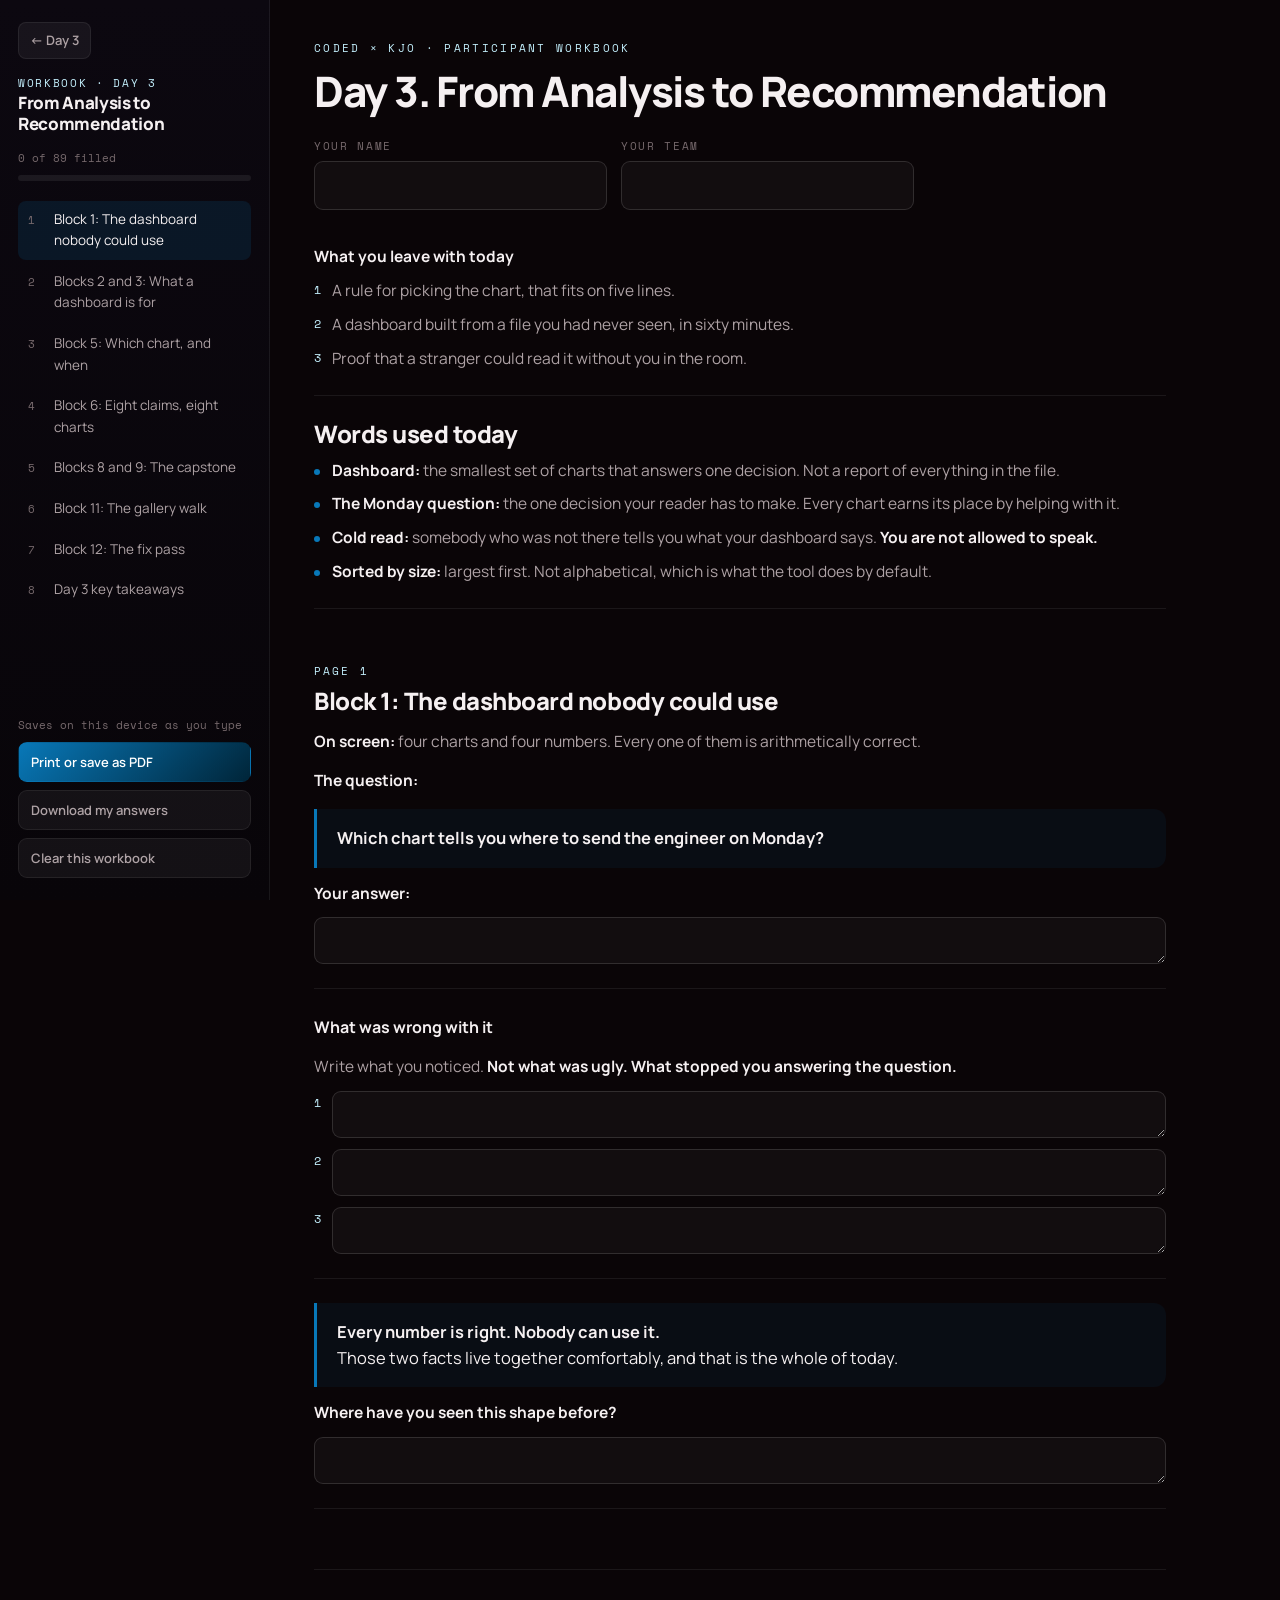
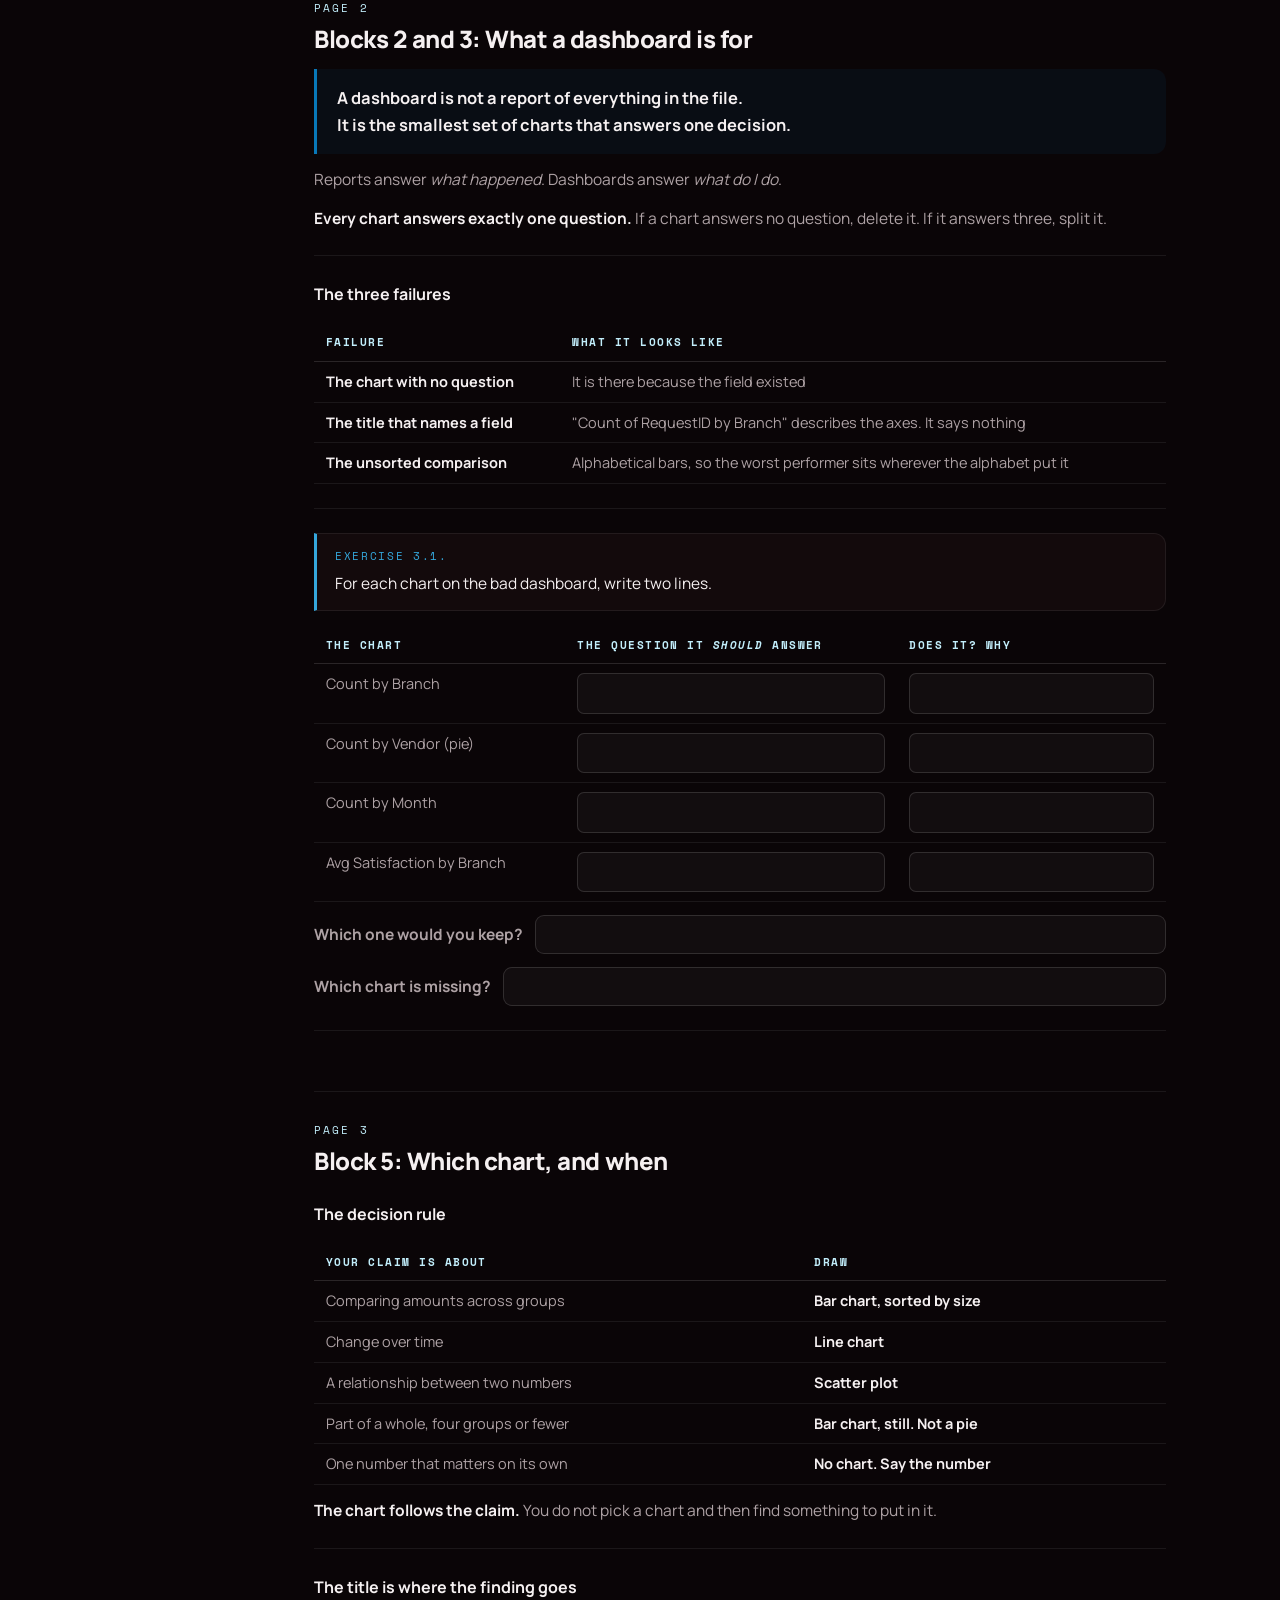
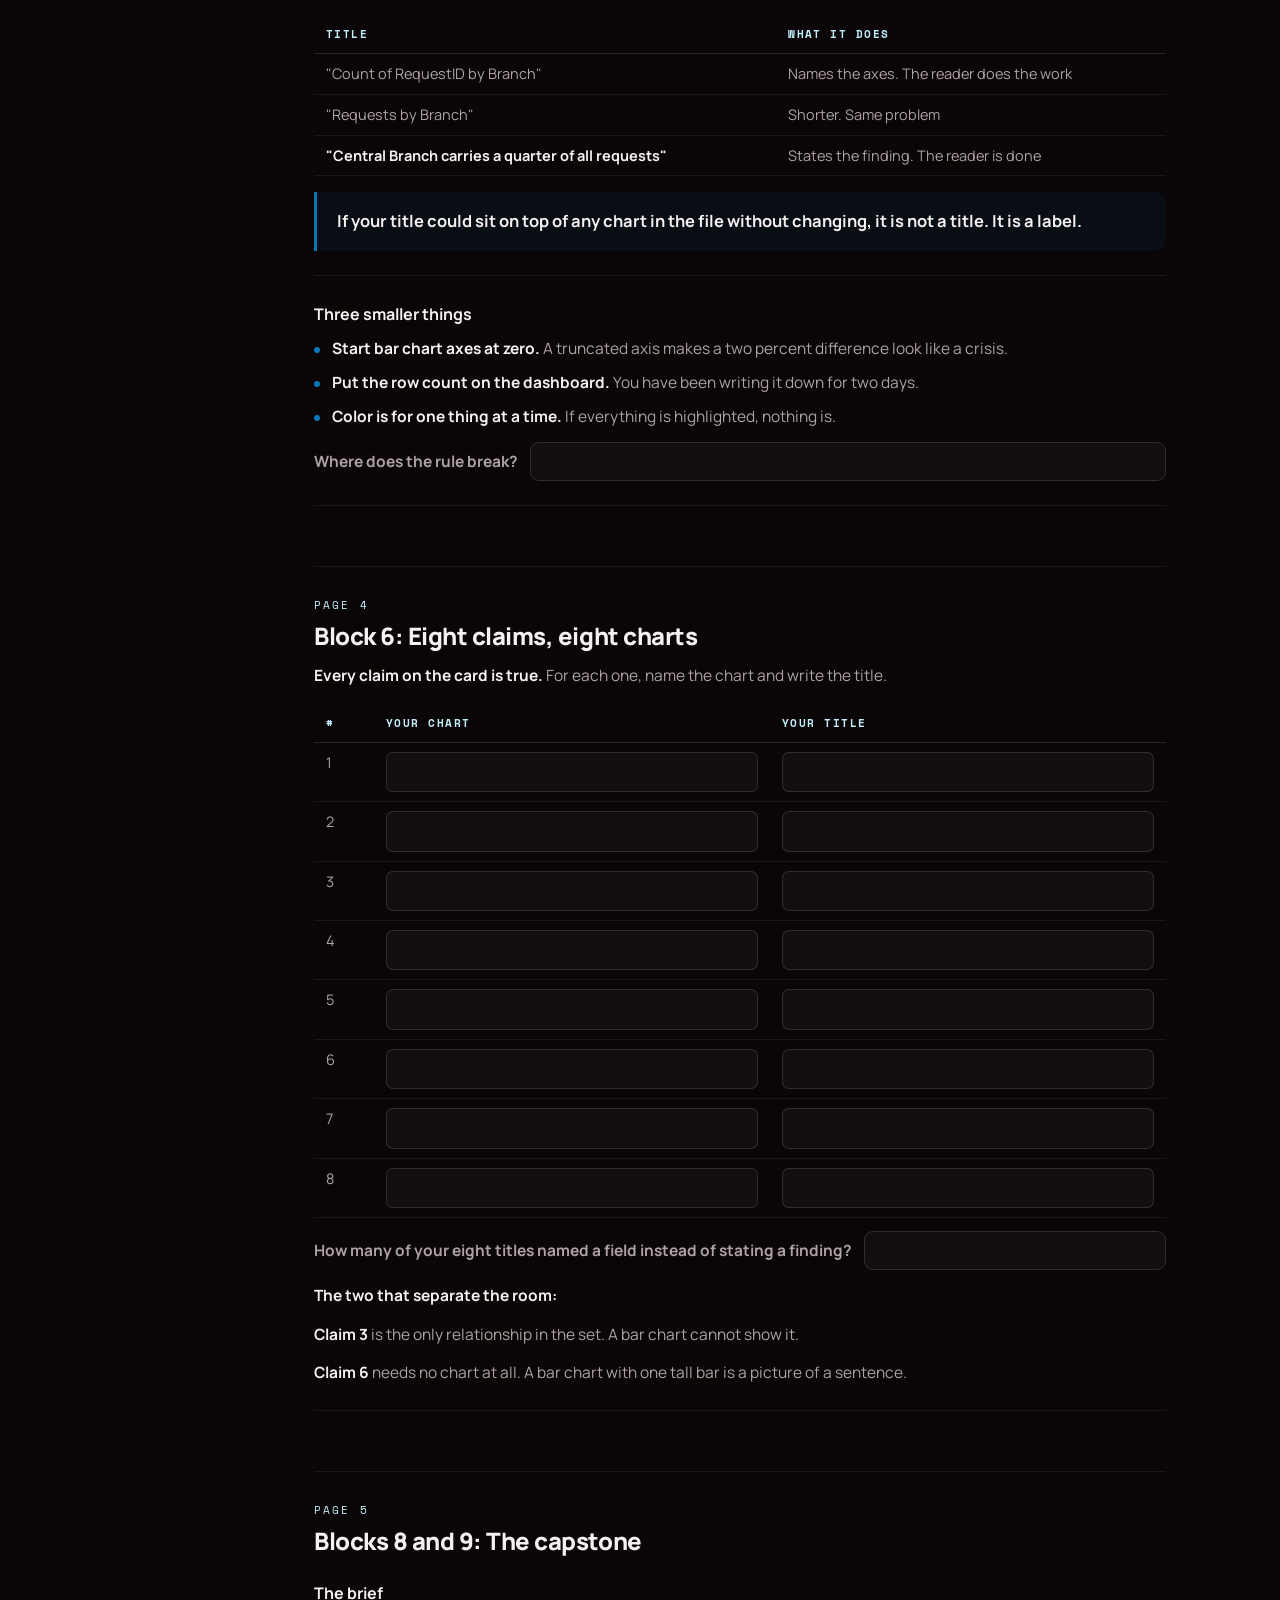
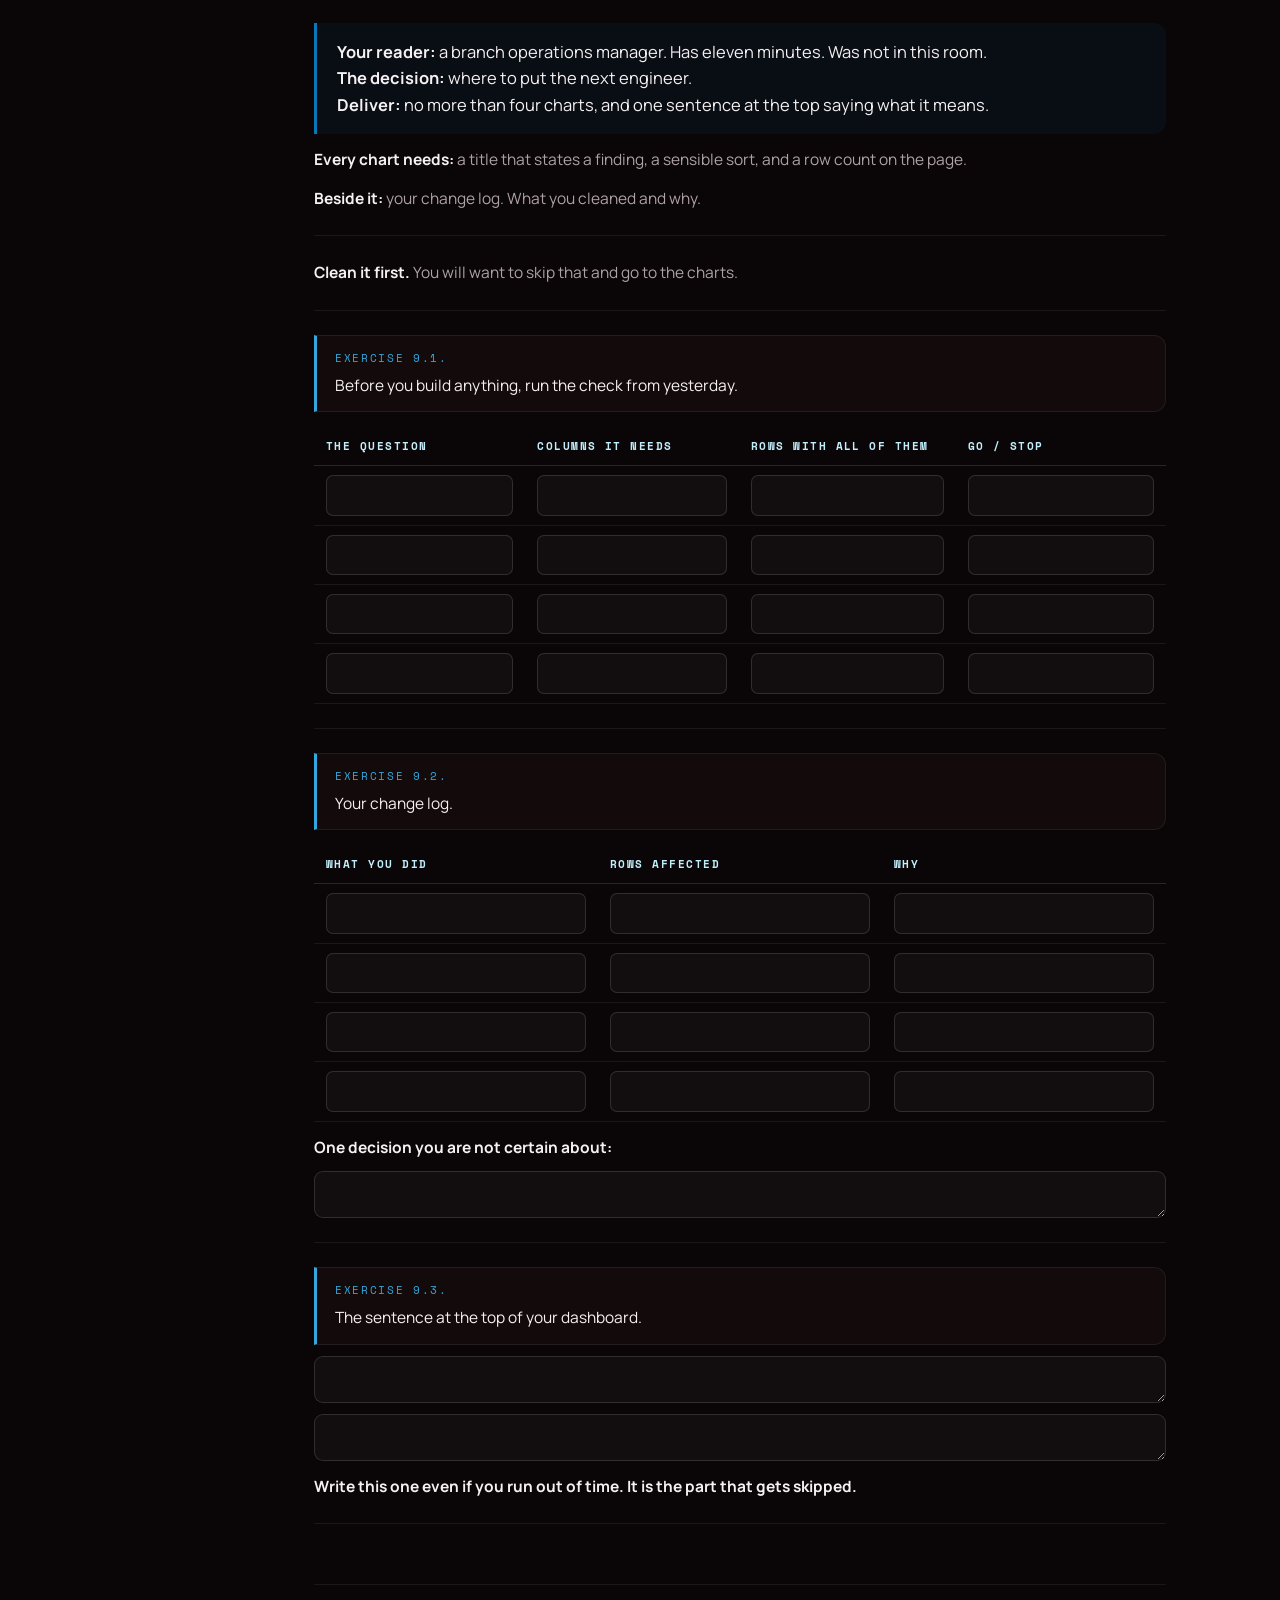
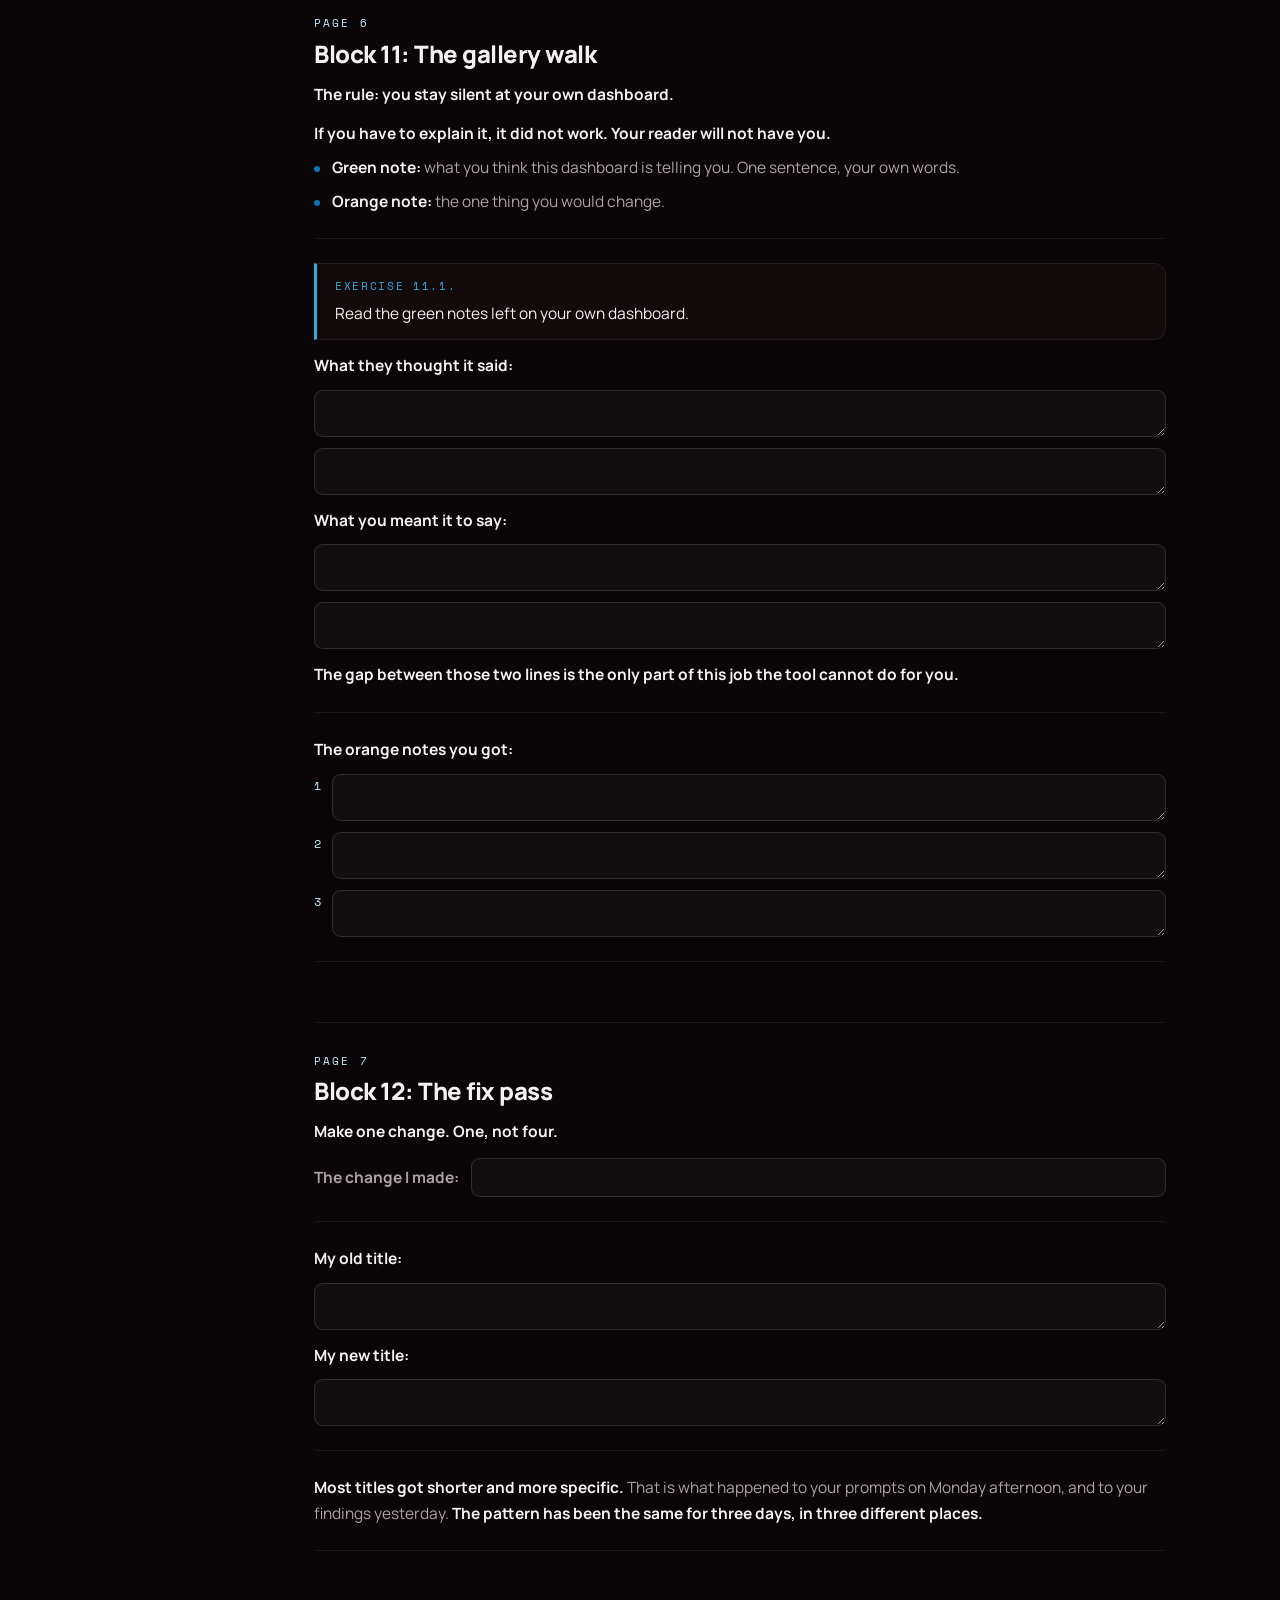
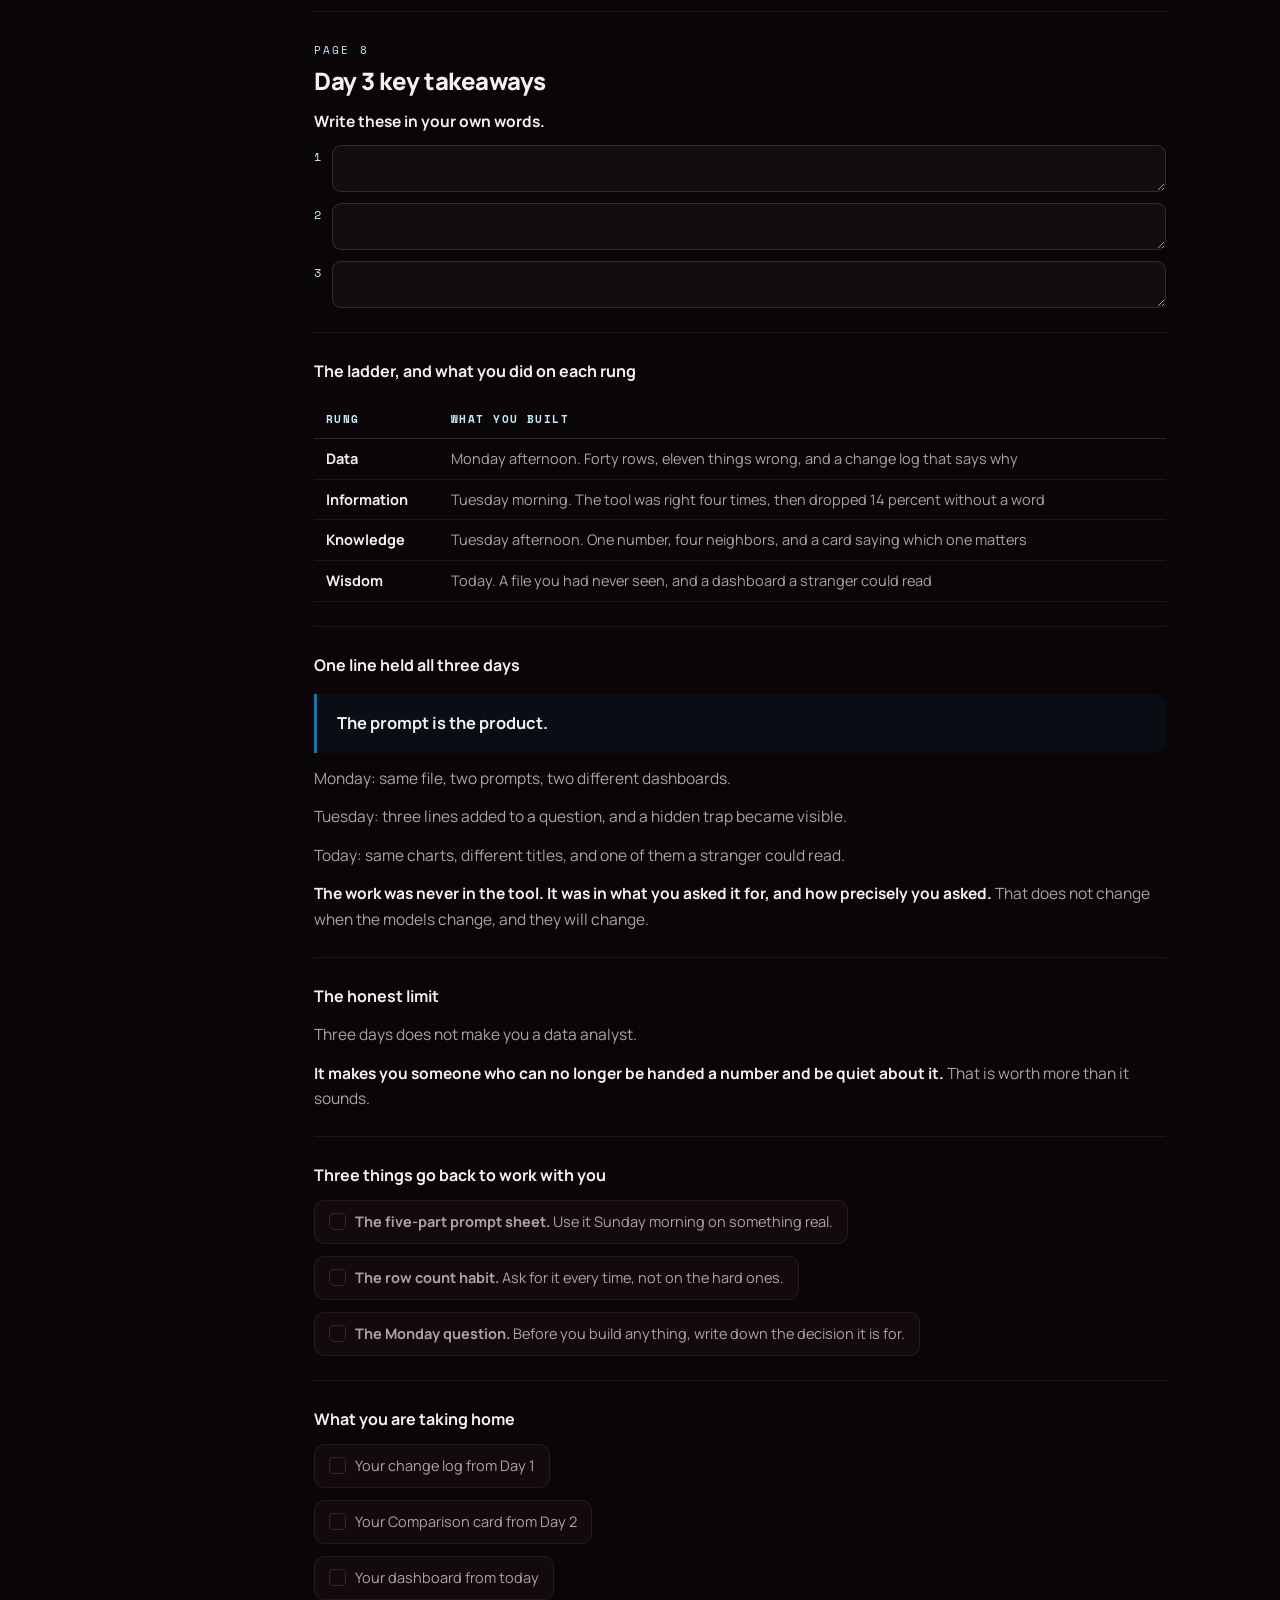
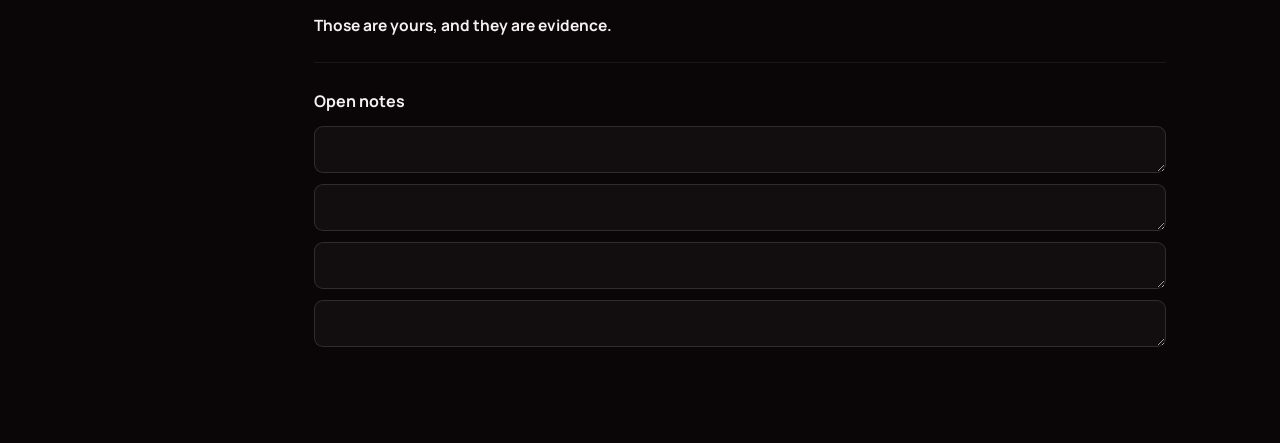
<file: public/coded-ada-day-3-workbook.html>
<!DOCTYPE html>
<html lang="en">
<head>
<meta charset="UTF-8">
<meta name="viewport" content="width=device-width, initial-scale=1.0">
<title>Day 3 workbook &middot; From Analysis to Recommendation &middot; CODED &times; KJO</title>
<link rel="preconnect" href="https://fonts.googleapis.com">
<link rel="preconnect" href="https://fonts.gstatic.com" crossorigin>
<link href="https://fonts.googleapis.com/css2?family=Manrope:wght@400;500;600;700;800&family=Space+Mono:wght@400;700&display=swap" rel="stylesheet">
<style>

:root{
  --base:#0A0507; --card:#130A0C; --card-2:#190E11;
  --ink:#F5F0F1; --ink-dim:#AEA2A5; --ink-faint:#76696C;
  --maroon:#002539; --mid:#204898; --crimson:#0878B8; --rose:#35A7DC; --rose-lt:#C2EEFB;
  --green:#3DC873; --green-lt:#8FE6AE; --amber:#E9C46A;
  --line:rgba(255,255,255,.07); --line-2:rgba(255,255,255,.13);
  --f:'Manrope',system-ui,sans-serif; --mono:'Space Mono',ui-monospace,monospace;
  --rail:270px;
}
*{box-sizing:border-box;margin:0;padding:0}
html{scroll-behavior:smooth;scroll-padding-top:20px}
body{background:radial-gradient(1100px 640px at 85% -8%,rgba(8,120,184,.10),transparent 60%),var(--base);
  color:var(--ink);font-family:var(--f);-webkit-font-smoothing:antialiased;line-height:1.6}
a{color:inherit;text-decoration:none}
#app{display:grid;grid-template-columns:var(--rail) 1fr;min-height:100vh}
@media(max-width:900px){#app{grid-template-columns:1fr}}

/* rail */
#rail{position:sticky;top:0;height:100vh;overflow-y:auto;background:linear-gradient(180deg,#0C0810,#080509);
  border-right:1px solid var(--line);padding:22px 18px;display:flex;flex-direction:column;gap:16px}
@media(max-width:900px){#rail{position:static;height:auto;border-right:0;border-bottom:1px solid var(--line)}}
.rl-back{font-size:13px;font-weight:600;color:var(--ink-dim);background:rgba(255,255,255,.05);
  border:1px solid var(--line);border-radius:8px;padding:7px 11px;display:inline-block;align-self:flex-start}
.rl-back:hover{color:var(--ink)}
.rl-t{font-size:17px;font-weight:800;letter-spacing:-.02em;line-height:1.25}
.rl-s{font-family:var(--mono);font-size:10.5px;letter-spacing:.16em;text-transform:uppercase;color:var(--rose-lt)}
.rl-prog{font-family:var(--mono);font-size:11px;color:var(--ink-faint)}
.rl-bar{height:6px;border-radius:99px;background:rgba(255,255,255,.07);overflow:hidden;margin-top:7px}
.rl-bar i{display:block;height:100%;width:0;border-radius:99px;
  background:linear-gradient(90deg,var(--crimson),var(--rose));transition:width .4s}
.rl-nav{display:flex;flex-direction:column;gap:3px;margin-top:4px}
.rl-nav a{display:flex;gap:10px;align-items:baseline;padding:8px 10px;border-radius:8px;font-size:13.5px;
  color:var(--ink-dim);transition:background .15s,color .15s}
.rl-nav a:hover{background:rgba(255,255,255,.05);color:var(--ink)}
.rl-nav a.on{background:rgba(8,120,184,.14);color:var(--ink)}
.rl-nav .pn{font-family:var(--mono);font-size:10.5px;color:var(--ink-faint);flex:none;width:16px}
.rl-acts{margin-top:auto;display:flex;flex-direction:column;gap:8px;padding-top:16px}
.rl-b{font-family:var(--f);font-size:13px;font-weight:600;cursor:pointer;border-radius:9px;padding:10px 12px;
  border:1px solid var(--line);background:rgba(255,255,255,.05);color:var(--ink-dim);text-align:left}
.rl-b:hover{color:var(--ink);border-color:var(--line-2)}
.rl-b.pri{background:linear-gradient(135deg,var(--crimson),var(--maroon));border-color:transparent;color:#fff}
.rl-save{font-family:var(--mono);font-size:10.5px;color:var(--ink-faint);min-height:14px}
.rl-save.on{color:var(--green-lt)}

/* sheet */
#main{padding:40px 44px 90px;max-width:940px}
@media(max-width:900px){#main{padding:26px 22px 70px}}
.wb-top{margin-bottom:34px}
.wb-eyebrow{font-family:var(--mono);font-size:10.5px;letter-spacing:.22em;text-transform:uppercase;color:var(--rose-lt)}
.wb-title{margin-top:12px;font-size:clamp(28px,4vw,42px);font-weight:800;letter-spacing:-.03em;line-height:1.08}
.wb-me{margin-top:24px;display:grid;grid-template-columns:1fr 1fr;gap:14px;max-width:600px}
@media(max-width:640px){.wb-me{grid-template-columns:1fr}}
.wb-me label{font-family:var(--mono);font-size:10.5px;letter-spacing:.16em;text-transform:uppercase;
  color:var(--ink-faint);display:block;margin-bottom:6px}

.wb-page{padding:30px 0 6px;border-top:1px solid var(--line);margin-top:30px}
.wb-page:first-of-type{border-top:0;margin-top:0}
.wb-pn{font-family:var(--mono);font-size:10.5px;letter-spacing:.2em;text-transform:uppercase;color:var(--rose-lt)}
.wb-h2{margin-top:8px;font-size:24px;font-weight:800;letter-spacing:-.02em;line-height:1.2}
.wb-h3{margin-top:26px;font-size:16px;font-weight:700;color:var(--ink)}
.wb-p{margin-top:13px;font-size:15.5px;line-height:1.65;color:var(--ink-dim)}
.wb-p b,.wb-li b,.wb-q b{color:var(--ink)}
.wb-li{margin-top:9px;font-size:15.5px;line-height:1.6;color:var(--ink-dim);padding-left:18px;position:relative}
.wb-li:not(.num)::before{content:'';position:absolute;left:0;top:11px;width:6px;height:6px;border-radius:50%;background:var(--crimson)}
.wb-li.num{display:flex;gap:11px;padding-left:0}
.wb-num{font-family:var(--mono);font-size:12px;color:var(--rose-lt);flex:none;padding-top:2px}
.wb-rule{height:1px;background:var(--line);margin:24px 0}
.wb-q{margin-top:16px;padding:16px 20px;border-left:3px solid var(--crimson);background:rgba(8,120,184,.07);
  border-radius:0 12px 12px 0;font-size:16.5px;line-height:1.6;color:var(--ink)}
.wb-code{margin-top:14px;font-family:var(--mono);font-size:13.5px;line-height:1.7;color:var(--ink);
  white-space:pre-wrap;background:#0C0710;border:1px solid var(--line-2);border-radius:12px;padding:16px 18px}
code{font-family:var(--mono);font-size:.9em;color:var(--rose-lt);background:rgba(8,120,184,.13);
  padding:2px 6px;border-radius:5px}
.wb-ex{margin-top:24px;padding:14px 18px;background:var(--card);border:1px solid var(--line);
  border-left:3px solid var(--rose);border-radius:0 12px 12px 0;font-size:15.5px;line-height:1.6;color:var(--ink)}
.wb-ex-n{display:block;font-family:var(--mono);font-size:10.5px;letter-spacing:.16em;text-transform:uppercase;
  color:var(--rose);margin-bottom:6px}

/* fields */
.wb-in{width:100%;font-family:var(--f);font-size:15.5px;line-height:1.6;color:var(--ink);
  background:rgba(255,255,255,.035);border:1px solid var(--line-2);border-radius:9px;padding:11px 13px;
  outline:none;resize:vertical;transition:border-color .15s,background .15s}
.wb-in:focus{border-color:var(--crimson);background:rgba(8,120,184,.08)}
.wb-in.filled{border-color:rgba(61,200,115,.35)}
.wb-in.short{width:auto;min-width:150px;flex:1;padding:7px 11px;font-size:14.5px}
.wb-in.cell{padding:8px 10px;font-size:14px;border-radius:7px;min-width:90px}
.wb-line{margin-top:11px;display:flex;gap:11px;align-items:flex-start}
.wb-inline{margin-top:13px;display:flex;gap:12px;align-items:center;flex-wrap:wrap;
  font-size:15.5px;color:var(--ink-dim)}
.wb-cks{margin-top:12px;display:flex;gap:10px;flex-wrap:wrap;align-items:center}
.wb-ckin{display:inline-flex;gap:8px;align-items:center;flex:1;min-width:260px}
.wb-ck{display:inline-flex;gap:9px;align-items:flex-start;cursor:pointer;font-size:14.5px;line-height:1.5;
  color:var(--ink-dim);background:var(--card);border:1px solid var(--line);border-radius:10px;padding:10px 14px;
  transition:border-color .15s,color .15s}
.wb-ck:hover{border-color:var(--line-2);color:var(--ink)}
.wb-ck input{position:absolute;opacity:0;width:0;height:0}
.wb-box{flex:none;width:17px;height:17px;border-radius:5px;border:1.5px solid var(--line-2);margin-top:2px;
  position:relative;transition:background .15s,border-color .15s}
.wb-ck input:checked ~ .wb-box{background:var(--crimson);border-color:var(--crimson)}
.wb-ck input:checked ~ .wb-box::after{content:'✓';position:absolute;inset:0;display:grid;place-items:center;
  color:#fff;font-size:11px;font-weight:800}
.wb-ck input:checked ~ span:last-child{color:var(--ink)}
.wb-ck input:focus-visible ~ .wb-box{outline:2px solid var(--rose);outline-offset:2px}

.wb-tw{margin-top:16px;overflow-x:auto}
.wb-t{width:100%;border-collapse:collapse;font-size:14.5px;min-width:420px}
.wb-t th{text-align:left;font-family:var(--mono);font-size:10.5px;letter-spacing:.14em;text-transform:uppercase;
  color:var(--rose-lt);padding:10px 12px;border-bottom:1px solid var(--line-2);font-weight:700;white-space:nowrap}
.wb-t td{padding:9px 12px;border-bottom:1px solid var(--line);color:var(--ink-dim);vertical-align:top;line-height:1.5}
.wb-t td b{color:var(--ink)}

/* print: their filled copy, no chrome */
@media print{
  @page{margin:16mm}
  body{background:#fff;color:#111}
  #rail,.rl-acts,.wb-noprint{display:none!important}
  #app{display:block}
  #main{padding:0;max-width:none}
  .wb-page{break-inside:auto;page-break-before:always;border-top:0}
  .wb-page:first-of-type{page-break-before:avoid}
  .wb-title,.wb-h2,.wb-h3,.wb-p,.wb-li,.wb-q,.wb-t td,.wb-ex{color:#111}
  /* bold inherits the dark-theme ink and disappears on paper */
  .wb-p b,.wb-li b,.wb-q b,.wb-ex b,.wb-t td b,.wb-inline b,b{color:#000}
  em{color:#333}
  .wb-ck input:checked ~ span:last-child{color:#111}
  /* keep a rule to write on if somebody prints a blank copy */
  .wb-in.cell{border-bottom:1px solid #bbb;min-height:20px}
  .wb-inline{color:#111}
  .wb-pn,.wb-eyebrow,.wb-ex-n,.wb-t th{color:#555}
  .wb-num{color:#111}
  .wb-li:not(.num)::before{background:#111}
  .wb-in{background:#fff;border:0;border-bottom:1px solid #999;border-radius:0;color:#111;padding:2px 0}
  .wb-in.cell{border-bottom:0}
  .wb-q{background:#F4F4F5;border-left:3px solid #666}
  .wb-code{background:#F4F4F5;border:1px solid #ccc;color:#111}
  code{background:#EEE;color:#111}
  .wb-ck{background:#fff;border:0;padding:2px 10px 2px 0}
  .wb-box{border:1px solid #666}
  .wb-ck input:checked ~ .wb-box{background:#111;border-color:#111}
  .wb-ex{background:#F7F7F8;border:1px solid #ddd;border-left:3px solid #666}
  textarea{overflow:visible}
}

</style>
</head>
<body>
<div id="app">
  <nav id="rail" class="wb-noprint">
    <a class="rl-back" href="coded-ada-day-3.html">&larr; Day 3</a>
    <div>
      <div class="rl-s">Workbook &middot; Day 3</div>
      <div class="rl-t">From Analysis to Recommendation</div>
    </div>
    <div>
      <div class="rl-prog" id="cnt">0 filled</div>
      <div class="rl-bar"><i id="bar"></i></div>
    </div>
    <div class="rl-nav">
<a href="#page-1"><span class="pn">1</span><span>Block 1: The dashboard nobody could use</span></a>
<a href="#page-2"><span class="pn">2</span><span>Blocks 2 and 3: What a dashboard is for</span></a>
<a href="#page-3"><span class="pn">3</span><span>Block 5: Which chart, and when</span></a>
<a href="#page-4"><span class="pn">4</span><span>Block 6: Eight claims, eight charts</span></a>
<a href="#page-5"><span class="pn">5</span><span>Blocks 8 and 9: The capstone</span></a>
<a href="#page-6"><span class="pn">6</span><span>Block 11: The gallery walk</span></a>
<a href="#page-7"><span class="pn">7</span><span>Block 12: The fix pass</span></a>
<a href="#page-8"><span class="pn">8</span><span>Day 3 key takeaways</span></a>
    </div>
    <div class="rl-acts">
      <div class="rl-save" id="saved">Saves on this device as you type</div>
      <button class="rl-b pri" id="btnPrint">Print or save as PDF</button>
      <button class="rl-b" id="btnDl">Download my answers</button>
      <button class="rl-b" id="btnClear">Clear this workbook</button>
    </div>
  </nav>

  <main id="main">
    <div class="wb-top">
      <div class="wb-eyebrow">CODED &times; KJO &middot; Participant workbook</div>
      <h1 class="wb-title">Day 3. From Analysis to Recommendation</h1>
      <div class="wb-me">
        <div><label for="nameField">Your name</label>
          <input class="wb-in" id="nameField" data-f="1" type="text" autocomplete="name"></div>
        <div><label for="teamField">Your team</label>
          <input class="wb-in" id="teamField" data-f="1" type="text" autocomplete="off"></div>
      </div>
    </div>

<div class="wb-p"><b>What you leave with today</b></div>
<div class="wb-li num"><span class="wb-num">1</span><span>A rule for picking the chart, that fits on five lines.</span></div>
<div class="wb-li num"><span class="wb-num">2</span><span>A dashboard built from a file you had never seen, in sixty minutes.</span></div>
<div class="wb-li num"><span class="wb-num">3</span><span>Proof that a stranger could read it without you in the room.</span></div>
<div class="wb-rule"></div>
<h2 class="wb-h2">Words used today</h2>
<div class="wb-li"><b>Dashboard:</b> the smallest set of charts that answers one decision. Not a report of everything in the file.</div>
<div class="wb-li"><b>The Monday question:</b> the one decision your reader has to make. Every chart earns its place by helping with it.</div>
<div class="wb-li"><b>Cold read:</b> somebody who was not there tells you what your dashboard says. <b>You are not allowed to speak.</b></div>
<div class="wb-li"><b>Sorted by size:</b> largest first. Not alphabetical, which is what the tool does by default.</div>
<div class="wb-rule"></div>
<section class="wb-page" id="page-1"><div class="wb-pn">Page 1</div><h2 class="wb-h2">Block 1: The dashboard nobody could use</h2>
<div class="wb-p"><b>On screen:</b> four charts and four numbers. Every one of them is arithmetically correct.</div>
<div class="wb-p"><b>The question:</b></div>
<blockquote class="wb-q"><b>Which chart tells you where to send the engineer on Monday?</b></blockquote>
<div class="wb-p"><b>Your answer:</b></div>
<div class="wb-line"><textarea class="wb-in" id="d3-p1-1" data-f="1" rows="1"></textarea></div>
<div class="wb-rule"></div>
<h3 class="wb-h3">What was wrong with it</h3>
<div class="wb-p">Write what you noticed. <b>Not what was ugly. What stopped you answering the question.</b></div>
<div class="wb-line"><span class="wb-num">1</span><textarea class="wb-in" id="d3-p1-2" data-f="1" rows="1"></textarea></div>
<div class="wb-line"><span class="wb-num">2</span><textarea class="wb-in" id="d3-p1-3" data-f="1" rows="1"></textarea></div>
<div class="wb-line"><span class="wb-num">3</span><textarea class="wb-in" id="d3-p1-4" data-f="1" rows="1"></textarea></div>
<div class="wb-rule"></div>
<blockquote class="wb-q"><b>Every number is right. Nobody can use it.</b><br>Those two facts live together comfortably, and that is the whole of today.</blockquote>
<div class="wb-p"><b>Where have you seen this shape before?</b></div>
<div class="wb-line"><textarea class="wb-in" id="d3-p1-5" data-f="1" rows="1"></textarea></div>
<div class="wb-rule"></div>
</section>
<section class="wb-page" id="page-2"><div class="wb-pn">Page 2</div><h2 class="wb-h2">Blocks 2 and 3: What a dashboard is for</h2>
<blockquote class="wb-q"><b>A dashboard is not a report of everything in the file.</b><br><b>It is the smallest set of charts that answers one decision.</b></blockquote>
<div class="wb-p">Reports answer <em>what happened</em>. Dashboards answer <em>what do I do</em>.</div>
<div class="wb-p"><b>Every chart answers exactly one question.</b> If a chart answers no question, delete it. If it answers three, split it.</div>
<div class="wb-rule"></div>
<h3 class="wb-h3">The three failures</h3>
<div class="wb-tw"><table class="wb-t"><thead><tr><th>Failure</th><th>What it looks like</th></tr></thead><tbody><tr><td><b>The chart with no question</b></td><td>It is there because the field existed</td></tr><tr><td><b>The title that names a field</b></td><td>"Count of RequestID by Branch" describes the axes. It says nothing</td></tr><tr><td><b>The unsorted comparison</b></td><td>Alphabetical bars, so the worst performer sits wherever the alphabet put it</td></tr></tbody></table></div>
<div class="wb-rule"></div>
<div class="wb-ex"><span class="wb-ex-n">Exercise 3.1.</span>For each chart on the bad dashboard, write two lines.</div>
<div class="wb-tw"><table class="wb-t"><thead><tr><th>The chart</th><th>The question it <em>should</em> answer</th><th>Does it? Why</th></tr></thead><tbody><tr><td>Count by Branch</td><td><input class="wb-in cell" id="d3-p2-6" data-f="1" type="text" autocomplete="off"></td><td><input class="wb-in cell" id="d3-p2-7" data-f="1" type="text" autocomplete="off"></td></tr><tr><td>Count by Vendor (pie)</td><td><input class="wb-in cell" id="d3-p2-8" data-f="1" type="text" autocomplete="off"></td><td><input class="wb-in cell" id="d3-p2-9" data-f="1" type="text" autocomplete="off"></td></tr><tr><td>Count by Month</td><td><input class="wb-in cell" id="d3-p2-10" data-f="1" type="text" autocomplete="off"></td><td><input class="wb-in cell" id="d3-p2-11" data-f="1" type="text" autocomplete="off"></td></tr><tr><td>Avg Satisfaction by Branch</td><td><input class="wb-in cell" id="d3-p2-12" data-f="1" type="text" autocomplete="off"></td><td><input class="wb-in cell" id="d3-p2-13" data-f="1" type="text" autocomplete="off"></td></tr></tbody></table></div>
<div class="wb-inline"><span><b>Which one would you keep?</b></span><input class="wb-in short" id="d3-p2-14" data-f="1" type="text" autocomplete="off"></div>
<div class="wb-inline"><span><b>Which chart is missing?</b></span><input class="wb-in short" id="d3-p2-15" data-f="1" type="text" autocomplete="off"></div>
<div class="wb-rule"></div>
</section>
<section class="wb-page" id="page-3"><div class="wb-pn">Page 3</div><h2 class="wb-h2">Block 5: Which chart, and when</h2>
<h3 class="wb-h3">The decision rule</h3>
<div class="wb-tw"><table class="wb-t"><thead><tr><th>Your claim is about</th><th>Draw</th></tr></thead><tbody><tr><td>Comparing amounts across groups</td><td><b>Bar chart, sorted by size</b></td></tr><tr><td>Change over time</td><td><b>Line chart</b></td></tr><tr><td>A relationship between two numbers</td><td><b>Scatter plot</b></td></tr><tr><td>Part of a whole, four groups or fewer</td><td><b>Bar chart, still. Not a pie</b></td></tr><tr><td>One number that matters on its own</td><td><b>No chart. Say the number</b></td></tr></tbody></table></div>
<div class="wb-p"><b>The chart follows the claim.</b> You do not pick a chart and then find something to put in it.</div>
<div class="wb-rule"></div>
<h3 class="wb-h3">The title is where the finding goes</h3>
<div class="wb-tw"><table class="wb-t"><thead><tr><th>Title</th><th>What it does</th></tr></thead><tbody><tr><td>"Count of RequestID by Branch"</td><td>Names the axes. The reader does the work</td></tr><tr><td>"Requests by Branch"</td><td>Shorter. Same problem</td></tr><tr><td><b>"Central Branch carries a quarter of all requests"</b></td><td>States the finding. The reader is done</td></tr></tbody></table></div>
<blockquote class="wb-q"><b>If your title could sit on top of any chart in the file without changing, it is not a title. It is a label.</b></blockquote>
<div class="wb-rule"></div>
<h3 class="wb-h3">Three smaller things</h3>
<div class="wb-li"><b>Start bar chart axes at zero.</b> A truncated axis makes a two percent difference look like a crisis.</div>
<div class="wb-li"><b>Put the row count on the dashboard.</b> You have been writing it down for two days.</div>
<div class="wb-li"><b>Color is for one thing at a time.</b> If everything is highlighted, nothing is.</div>
<div class="wb-inline"><span><b>Where does the rule break?</b></span><input class="wb-in short" id="d3-p3-16" data-f="1" type="text" autocomplete="off"></div>
<div class="wb-rule"></div>
</section>
<section class="wb-page" id="page-4"><div class="wb-pn">Page 4</div><h2 class="wb-h2">Block 6: Eight claims, eight charts</h2>
<div class="wb-p"><b>Every claim on the card is true.</b> For each one, name the chart and write the title.</div>
<div class="wb-tw"><table class="wb-t"><thead><tr><th>#</th><th>Your chart</th><th>Your title</th></tr></thead><tbody><tr><td>1</td><td><input class="wb-in cell" id="d3-p4-17" data-f="1" type="text" autocomplete="off"></td><td><input class="wb-in cell" id="d3-p4-18" data-f="1" type="text" autocomplete="off"></td></tr><tr><td>2</td><td><input class="wb-in cell" id="d3-p4-19" data-f="1" type="text" autocomplete="off"></td><td><input class="wb-in cell" id="d3-p4-20" data-f="1" type="text" autocomplete="off"></td></tr><tr><td>3</td><td><input class="wb-in cell" id="d3-p4-21" data-f="1" type="text" autocomplete="off"></td><td><input class="wb-in cell" id="d3-p4-22" data-f="1" type="text" autocomplete="off"></td></tr><tr><td>4</td><td><input class="wb-in cell" id="d3-p4-23" data-f="1" type="text" autocomplete="off"></td><td><input class="wb-in cell" id="d3-p4-24" data-f="1" type="text" autocomplete="off"></td></tr><tr><td>5</td><td><input class="wb-in cell" id="d3-p4-25" data-f="1" type="text" autocomplete="off"></td><td><input class="wb-in cell" id="d3-p4-26" data-f="1" type="text" autocomplete="off"></td></tr><tr><td>6</td><td><input class="wb-in cell" id="d3-p4-27" data-f="1" type="text" autocomplete="off"></td><td><input class="wb-in cell" id="d3-p4-28" data-f="1" type="text" autocomplete="off"></td></tr><tr><td>7</td><td><input class="wb-in cell" id="d3-p4-29" data-f="1" type="text" autocomplete="off"></td><td><input class="wb-in cell" id="d3-p4-30" data-f="1" type="text" autocomplete="off"></td></tr><tr><td>8</td><td><input class="wb-in cell" id="d3-p4-31" data-f="1" type="text" autocomplete="off"></td><td><input class="wb-in cell" id="d3-p4-32" data-f="1" type="text" autocomplete="off"></td></tr></tbody></table></div>
<div class="wb-inline"><span><b>How many of your eight titles named a field instead of stating a finding?</b></span><input class="wb-in short" id="d3-p4-33" data-f="1" type="text" autocomplete="off"></div>
<div class="wb-p"><b>The two that separate the room:</b></div>
<div class="wb-p"><b>Claim 3</b> is the only relationship in the set. A bar chart cannot show it.</div>
<div class="wb-p"><b>Claim 6</b> needs no chart at all. A bar chart with one tall bar is a picture of a sentence.</div>
<div class="wb-rule"></div>
</section>
<section class="wb-page" id="page-5"><div class="wb-pn">Page 5</div><h2 class="wb-h2">Blocks 8 and 9: The capstone</h2>
<h3 class="wb-h3">The brief</h3>
<blockquote class="wb-q"><b>Your reader:</b> a branch operations manager. Has eleven minutes. Was not in this room.<br><b>The decision:</b> where to put the next engineer.<br><b>Deliver:</b> no more than four charts, and one sentence at the top saying what it means.</blockquote>
<div class="wb-p"><b>Every chart needs:</b> a title that states a finding, a sensible sort, and a row count on the page.</div>
<div class="wb-p"><b>Beside it:</b> your change log. What you cleaned and why.</div>
<div class="wb-rule"></div>
<div class="wb-p"><b>Clean it first.</b> You will want to skip that and go to the charts.</div>
<div class="wb-rule"></div>
<div class="wb-ex"><span class="wb-ex-n">Exercise 9.1.</span>Before you build anything, run the check from yesterday.</div>
<div class="wb-tw"><table class="wb-t"><thead><tr><th>The question</th><th>Columns it needs</th><th>Rows with all of them</th><th>GO / STOP</th></tr></thead><tbody><tr><td><input class="wb-in cell" id="d3-p5-34" data-f="1" type="text" autocomplete="off"></td><td><input class="wb-in cell" id="d3-p5-35" data-f="1" type="text" autocomplete="off"></td><td><input class="wb-in cell" id="d3-p5-36" data-f="1" type="text" autocomplete="off"></td><td><input class="wb-in cell" id="d3-p5-37" data-f="1" type="text" autocomplete="off"></td></tr><tr><td><input class="wb-in cell" id="d3-p5-38" data-f="1" type="text" autocomplete="off"></td><td><input class="wb-in cell" id="d3-p5-39" data-f="1" type="text" autocomplete="off"></td><td><input class="wb-in cell" id="d3-p5-40" data-f="1" type="text" autocomplete="off"></td><td><input class="wb-in cell" id="d3-p5-41" data-f="1" type="text" autocomplete="off"></td></tr><tr><td><input class="wb-in cell" id="d3-p5-42" data-f="1" type="text" autocomplete="off"></td><td><input class="wb-in cell" id="d3-p5-43" data-f="1" type="text" autocomplete="off"></td><td><input class="wb-in cell" id="d3-p5-44" data-f="1" type="text" autocomplete="off"></td><td><input class="wb-in cell" id="d3-p5-45" data-f="1" type="text" autocomplete="off"></td></tr><tr><td><input class="wb-in cell" id="d3-p5-46" data-f="1" type="text" autocomplete="off"></td><td><input class="wb-in cell" id="d3-p5-47" data-f="1" type="text" autocomplete="off"></td><td><input class="wb-in cell" id="d3-p5-48" data-f="1" type="text" autocomplete="off"></td><td><input class="wb-in cell" id="d3-p5-49" data-f="1" type="text" autocomplete="off"></td></tr></tbody></table></div>
<div class="wb-rule"></div>
<div class="wb-ex"><span class="wb-ex-n">Exercise 9.2.</span>Your change log.</div>
<div class="wb-tw"><table class="wb-t"><thead><tr><th>What you did</th><th>Rows affected</th><th>Why</th></tr></thead><tbody><tr><td><input class="wb-in cell" id="d3-p5-50" data-f="1" type="text" autocomplete="off"></td><td><input class="wb-in cell" id="d3-p5-51" data-f="1" type="text" autocomplete="off"></td><td><input class="wb-in cell" id="d3-p5-52" data-f="1" type="text" autocomplete="off"></td></tr><tr><td><input class="wb-in cell" id="d3-p5-53" data-f="1" type="text" autocomplete="off"></td><td><input class="wb-in cell" id="d3-p5-54" data-f="1" type="text" autocomplete="off"></td><td><input class="wb-in cell" id="d3-p5-55" data-f="1" type="text" autocomplete="off"></td></tr><tr><td><input class="wb-in cell" id="d3-p5-56" data-f="1" type="text" autocomplete="off"></td><td><input class="wb-in cell" id="d3-p5-57" data-f="1" type="text" autocomplete="off"></td><td><input class="wb-in cell" id="d3-p5-58" data-f="1" type="text" autocomplete="off"></td></tr><tr><td><input class="wb-in cell" id="d3-p5-59" data-f="1" type="text" autocomplete="off"></td><td><input class="wb-in cell" id="d3-p5-60" data-f="1" type="text" autocomplete="off"></td><td><input class="wb-in cell" id="d3-p5-61" data-f="1" type="text" autocomplete="off"></td></tr></tbody></table></div>
<div class="wb-p"><b>One decision you are not certain about:</b></div>
<div class="wb-line"><textarea class="wb-in" id="d3-p5-62" data-f="1" rows="1"></textarea></div>
<div class="wb-rule"></div>
<div class="wb-ex"><span class="wb-ex-n">Exercise 9.3.</span>The sentence at the top of your dashboard.</div>
<div class="wb-line"><textarea class="wb-in" id="d3-p5-63" data-f="1" rows="1"></textarea></div>
<div class="wb-line"><textarea class="wb-in" id="d3-p5-64" data-f="1" rows="1"></textarea></div>
<div class="wb-p"><b>Write this one even if you run out of time. It is the part that gets skipped.</b></div>
<div class="wb-rule"></div>
</section>
<section class="wb-page" id="page-6"><div class="wb-pn">Page 6</div><h2 class="wb-h2">Block 11: The gallery walk</h2>
<div class="wb-p"><b>The rule: you stay silent at your own dashboard.</b></div>
<div class="wb-p"><b>If you have to explain it, it did not work. Your reader will not have you.</b></div>
<div class="wb-li"><b>Green note:</b> what you think this dashboard is telling you. One sentence, your own words.</div>
<div class="wb-li"><b>Orange note:</b> the one thing you would change.</div>
<div class="wb-rule"></div>
<div class="wb-ex"><span class="wb-ex-n">Exercise 11.1.</span>Read the green notes left on your own dashboard.</div>
<div class="wb-p"><b>What they thought it said:</b></div>
<div class="wb-line"><textarea class="wb-in" id="d3-p6-65" data-f="1" rows="1"></textarea></div>
<div class="wb-line"><textarea class="wb-in" id="d3-p6-66" data-f="1" rows="1"></textarea></div>
<div class="wb-p"><b>What you meant it to say:</b></div>
<div class="wb-line"><textarea class="wb-in" id="d3-p6-67" data-f="1" rows="1"></textarea></div>
<div class="wb-line"><textarea class="wb-in" id="d3-p6-68" data-f="1" rows="1"></textarea></div>
<div class="wb-p"><b>The gap between those two lines is the only part of this job the tool cannot do for you.</b></div>
<div class="wb-rule"></div>
<div class="wb-p"><b>The orange notes you got:</b></div>
<div class="wb-line"><span class="wb-num">1</span><textarea class="wb-in" id="d3-p6-69" data-f="1" rows="1"></textarea></div>
<div class="wb-line"><span class="wb-num">2</span><textarea class="wb-in" id="d3-p6-70" data-f="1" rows="1"></textarea></div>
<div class="wb-line"><span class="wb-num">3</span><textarea class="wb-in" id="d3-p6-71" data-f="1" rows="1"></textarea></div>
<div class="wb-rule"></div>
</section>
<section class="wb-page" id="page-7"><div class="wb-pn">Page 7</div><h2 class="wb-h2">Block 12: The fix pass</h2>
<div class="wb-p"><b>Make one change. One, not four.</b></div>
<div class="wb-inline"><span><b>The change I made:</b></span><input class="wb-in short" id="d3-p7-72" data-f="1" type="text" autocomplete="off"></div>
<div class="wb-rule"></div>
<div class="wb-p"><b>My old title:</b></div>
<div class="wb-line"><textarea class="wb-in" id="d3-p7-73" data-f="1" rows="1"></textarea></div>
<div class="wb-p"><b>My new title:</b></div>
<div class="wb-line"><textarea class="wb-in" id="d3-p7-74" data-f="1" rows="1"></textarea></div>
<div class="wb-rule"></div>
<div class="wb-p"><b>Most titles got shorter and more specific.</b> That is what happened to your prompts on Monday afternoon, and to your findings yesterday. <b>The pattern has been the same for three days, in three different places.</b></div>
<div class="wb-rule"></div>
</section>
<section class="wb-page" id="page-8"><div class="wb-pn">Page 8</div><h2 class="wb-h2">Day 3 key takeaways</h2>
<div class="wb-p"><b>Write these in your own words.</b></div>
<div class="wb-line"><span class="wb-num">1</span><textarea class="wb-in" id="d3-p8-75" data-f="1" rows="1"></textarea></div>
<div class="wb-line"><span class="wb-num">2</span><textarea class="wb-in" id="d3-p8-76" data-f="1" rows="1"></textarea></div>
<div class="wb-line"><span class="wb-num">3</span><textarea class="wb-in" id="d3-p8-77" data-f="1" rows="1"></textarea></div>
<div class="wb-rule"></div>
<h3 class="wb-h3">The ladder, and what you did on each rung</h3>
<div class="wb-tw"><table class="wb-t"><thead><tr><th>Rung</th><th>What you built</th></tr></thead><tbody><tr><td><b>Data</b></td><td>Monday afternoon. Forty rows, eleven things wrong, and a change log that says why</td></tr><tr><td><b>Information</b></td><td>Tuesday morning. The tool was right four times, then dropped 14 percent without a word</td></tr><tr><td><b>Knowledge</b></td><td>Tuesday afternoon. One number, four neighbors, and a card saying which one matters</td></tr><tr><td><b>Wisdom</b></td><td>Today. A file you had never seen, and a dashboard a stranger could read</td></tr></tbody></table></div>
<div class="wb-rule"></div>
<h3 class="wb-h3">One line held all three days</h3>
<blockquote class="wb-q"><b>The prompt is the product.</b></blockquote>
<div class="wb-p">Monday: same file, two prompts, two different dashboards.</div>
<div class="wb-p">Tuesday: three lines added to a question, and a hidden trap became visible.</div>
<div class="wb-p">Today: same charts, different titles, and one of them a stranger could read.</div>
<div class="wb-p"><b>The work was never in the tool. It was in what you asked it for, and how precisely you asked.</b> That does not change when the models change, and they will change.</div>
<div class="wb-rule"></div>
<h3 class="wb-h3">The honest limit</h3>
<div class="wb-p">Three days does not make you a data analyst.</div>
<div class="wb-p"><b>It makes you someone who can no longer be handed a number and be quiet about it.</b> That is worth more than it sounds.</div>
<div class="wb-rule"></div>
<h3 class="wb-h3">Three things go back to work with you</h3>
<div class="wb-cks"><label class="wb-ck"><input type="checkbox" id="d3-p8-78" data-f="1"><span class="wb-box"></span><span><b>The five-part prompt sheet.</b> Use it Sunday morning on something real.</span></label></div>
<div class="wb-cks"><label class="wb-ck"><input type="checkbox" id="d3-p8-79" data-f="1"><span class="wb-box"></span><span><b>The row count habit.</b> Ask for it every time, not on the hard ones.</span></label></div>
<div class="wb-cks"><label class="wb-ck"><input type="checkbox" id="d3-p8-80" data-f="1"><span class="wb-box"></span><span><b>The Monday question.</b> Before you build anything, write down the decision it is for.</span></label></div>
<div class="wb-rule"></div>
<h3 class="wb-h3">What you are taking home</h3>
<div class="wb-cks"><label class="wb-ck"><input type="checkbox" id="d3-p8-81" data-f="1"><span class="wb-box"></span><span>Your change log from Day 1</span></label></div>
<div class="wb-cks"><label class="wb-ck"><input type="checkbox" id="d3-p8-82" data-f="1"><span class="wb-box"></span><span>Your Comparison card from Day 2</span></label></div>
<div class="wb-cks"><label class="wb-ck"><input type="checkbox" id="d3-p8-83" data-f="1"><span class="wb-box"></span><span>Your dashboard from today</span></label></div>
<div class="wb-p"><b>Those are yours, and they are evidence.</b></div>
<div class="wb-rule"></div>
<h3 class="wb-h3">Open notes</h3>
<div class="wb-line"><textarea class="wb-in" id="d3-p8-84" data-f="1" rows="1"></textarea></div>
<div class="wb-line"><textarea class="wb-in" id="d3-p8-85" data-f="1" rows="1"></textarea></div>
<div class="wb-line"><textarea class="wb-in" id="d3-p8-86" data-f="1" rows="1"></textarea></div>
<div class="wb-line"><textarea class="wb-in" id="d3-p8-87" data-f="1" rows="1"></textarea></div>
</section>
  </main>
</div>
<script>
var DAY = 3;
var WBTITLE = "AI-Powered Data Analysis - Day 3: From Analysis to Recommendation - Participant Workbook";

(function(){
  var KEY = 'ada_workbook_' + DAY, saveT = null;
  var fields = [].slice.call(document.querySelectorAll('[data-f]'));

  function load(){
    var d = {};
    try { d = JSON.parse(localStorage.getItem(KEY) || '{}') || {}; } catch(e){ d = {}; }
    fields.forEach(function(f){
      if (!(f.id in d)) return;
      if (f.type === 'checkbox') f.checked = !!d[f.id]; else f.value = d[f.id];
    });
    fields.forEach(fit); mark();
  }
  function save(){
    var d = {};
    fields.forEach(function(f){
      var v = f.type === 'checkbox' ? f.checked : f.value;
      if (v !== '' && v !== false) d[f.id] = v;
    });
    try { localStorage.setItem(KEY, JSON.stringify(d)); } catch(e){}
    var el = document.getElementById('saved');
    if (el){
      var t = new Date();
      el.textContent = 'Saved · ' + String(t.getHours()).padStart(2,'0') + ':' + String(t.getMinutes()).padStart(2,'0');
      el.classList.add('on');
      setTimeout(function(){ el.classList.remove('on'); }, 1400);
    }
    mark();
  }
  function queue(){ if (saveT) clearTimeout(saveT); saveT = setTimeout(save, 500); }
  function fit(f){
    if (f.tagName !== 'TEXTAREA') return;
    f.style.height = 'auto'; f.style.height = Math.max(44, f.scrollHeight) + 'px';
  }
  function mark(){
    var done = 0;
    fields.forEach(function(f){
      var on = f.type === 'checkbox' ? f.checked : f.value.trim() !== '';
      if (on) done++;
      if (f.classList) f.classList.toggle('filled', on && f.type !== 'checkbox');
    });
    var p = fields.length ? Math.round(done / fields.length * 100) : 0;
    var b = document.getElementById('bar'), c = document.getElementById('cnt');
    if (b) b.style.width = p + '%';
    if (c) c.textContent = done + ' of ' + fields.length + ' filled';
  }

  fields.forEach(function(f){
    f.addEventListener('input', function(){ fit(f); queue(); });
    f.addEventListener('change', queue);
  });
  load();

  /* rail: highlight the page you are on */
  var links = [].slice.call(document.querySelectorAll('.rl-nav a'));
  var pages = [].slice.call(document.querySelectorAll('.wb-page'));
  function onScroll(){
    var y = window.scrollY + 120, cur = pages[0];
    pages.forEach(function(p){ if (p.offsetTop <= y) cur = p; });
    links.forEach(function(a){ a.classList.toggle('on', cur && a.getAttribute('href') === '#' + cur.id); });
  }
  window.addEventListener('scroll', onScroll, {passive:true}); onScroll();

  /* work out what question an answer belongs to, so the export reads as a document */
  function label(f){
    if (f.type === 'checkbox') return '';
    var inl = f.closest('.wb-inline');
    if (inl) return inl.querySelector('span').textContent.trim() + ' ';
    var td = f.closest('td');
    if (td){
      var tr = td.parentNode, tbl = td.closest('table');
      var idx = [].indexOf.call(tr.children, td);
      var head = tbl.querySelectorAll('thead th')[idx];
      var first = tr.children[0];
      var col = head ? head.textContent.trim() : '';
      var row = (first && first !== td) ? first.textContent.trim() : '';
      return (row ? row + ' / ' : '') + (col ? col + ': ' : '');
    }
    /* walk back for the nearest prompt above this field */
    var n = f.closest('.wb-line') || f;
    while ((n = n.previousElementSibling)){
      if (n.matches('.wb-p, .wb-h3, .wb-ex, .wb-q')){
        var t = (n.matches('.wb-ex')
                  ? (n.querySelector('.wb-ex-n').textContent.trim() + ' ' +
                     n.textContent.replace(n.querySelector('.wb-ex-n').textContent, '').trim())
                  : n.textContent).replace(/\s+/g,' ').trim();
        return t.length > 110 ? '' : t + '\n  ';
      }
      if (n.matches('.wb-line, .wb-tw, .wb-cks, .wb-rule')) break;
    }
    return '';
  }

  /* take it away */
  document.getElementById('btnPrint').onclick = function(){ window.print(); };
  document.getElementById('btnDl').onclick = function(){
    var out = [WBTITLE, ''.padEnd(WBTITLE.length, '='), ''];
    document.querySelectorAll('.wb-page').forEach(function(pg){
      var lines = [];
      pg.querySelectorAll('[data-f]').forEach(function(f){
        if (f.type === 'checkbox'){
          if (f.checked) lines.push('[x] ' + f.parentNode.textContent.replace(/\s+/g,' ').trim());
          return;
        }
        var v = f.value.trim();
        if (v) lines.push(label(f) + v);
      });
      if (!lines.length) return;                       /* a page they left blank */
      out.push('', 'PAGE ' + pg.querySelector('.wb-pn').textContent.replace(/^Page\s*/,''),
               ((pg.querySelector('.wb-h2') || {}).textContent || '').trim(), '');
      out.push.apply(out, lines);
    });
    var name = document.getElementById('nameField');
    var who = name && name.value.trim() ? name.value.trim().replace(/[^\w -]/g,'') : 'workbook';
    var blob = new Blob([out.join('\n')], {type:'text/plain;charset=utf-8'});
    var a = document.createElement('a');
    a.href = URL.createObjectURL(blob);
    a.download = who + ' - Day ' + DAY + '.txt';
    document.body.appendChild(a); a.click();
    setTimeout(function(){ URL.revokeObjectURL(a.href); a.remove(); }, 500);
  };
  document.getElementById('btnClear').onclick = function(){
    if (!confirm('Clear everything you have typed in this Day ' + DAY + ' workbook? This cannot be undone.')) return;
    try { localStorage.removeItem(KEY); } catch(e){}
    fields.forEach(function(f){ if (f.type === 'checkbox') f.checked = false; else f.value = ''; });
    fields.forEach(fit); mark();
  };
})();

</script>
</body>
</html>
</file>
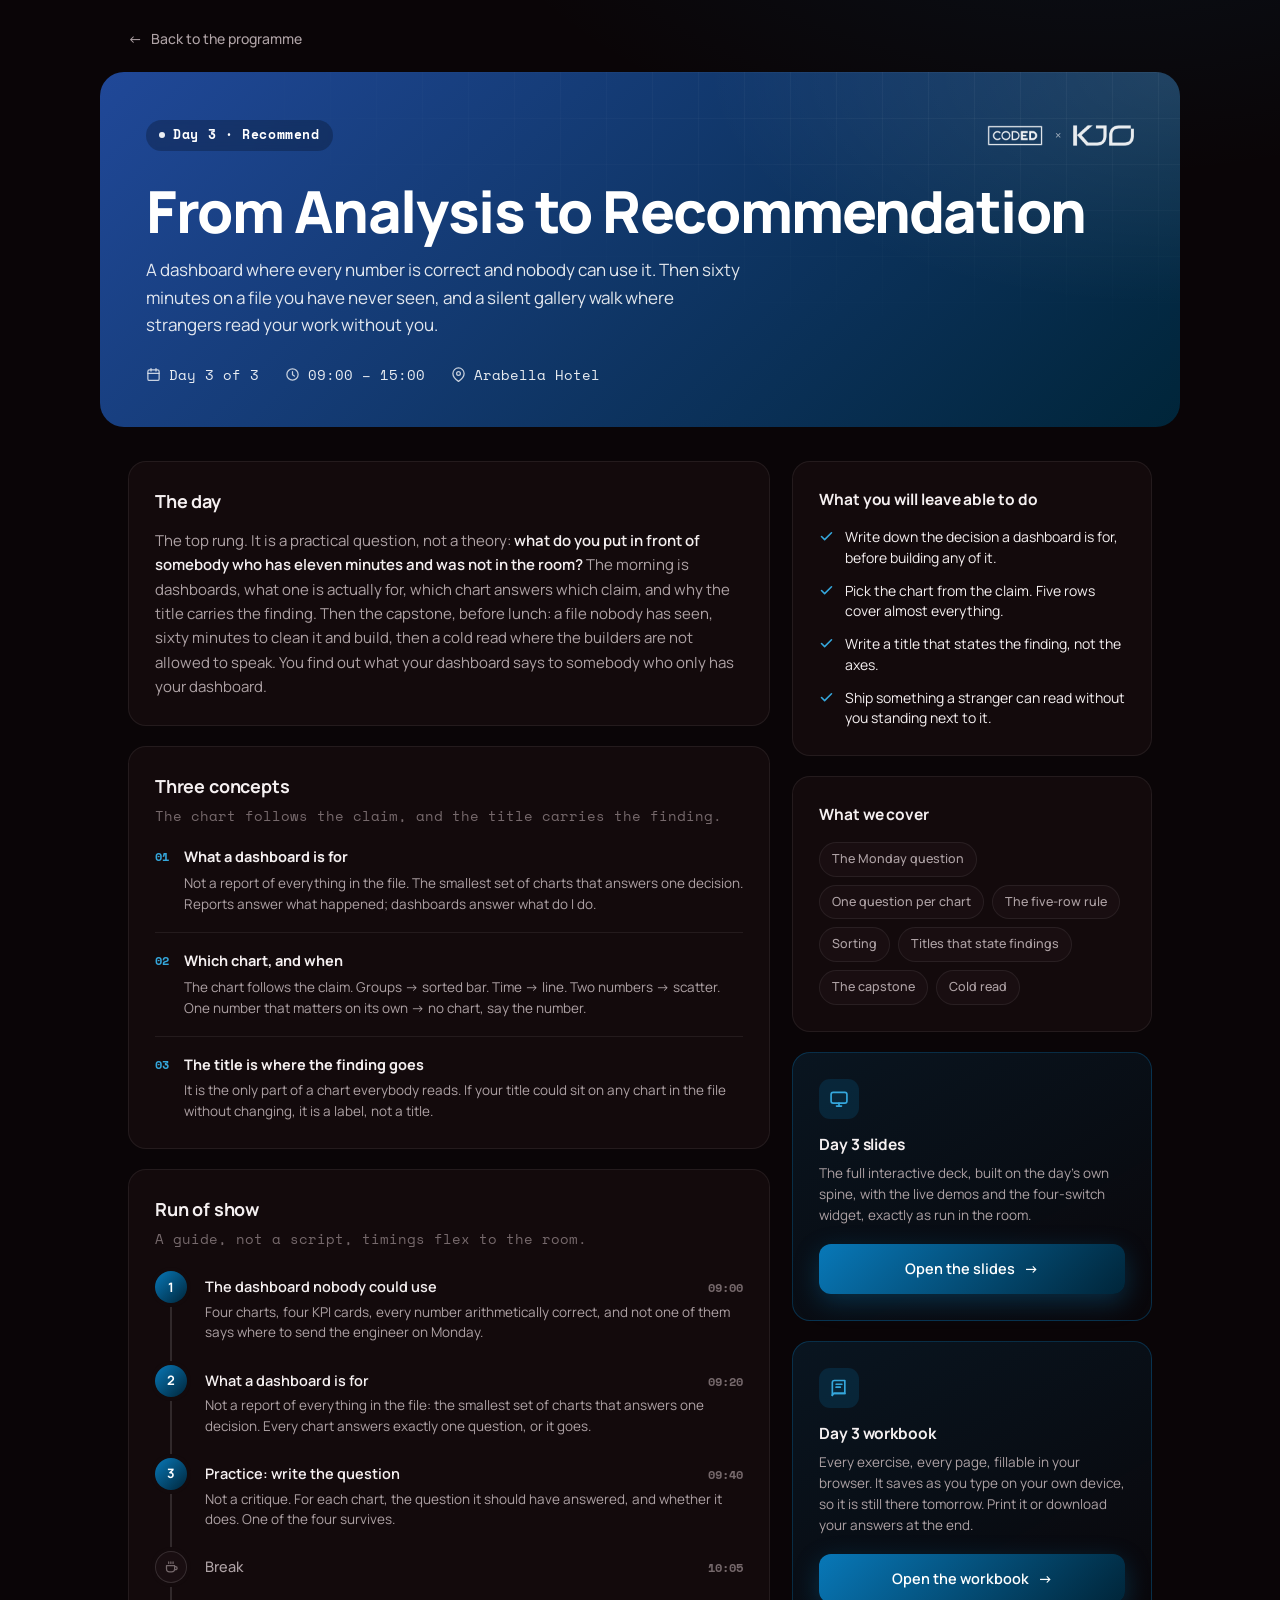
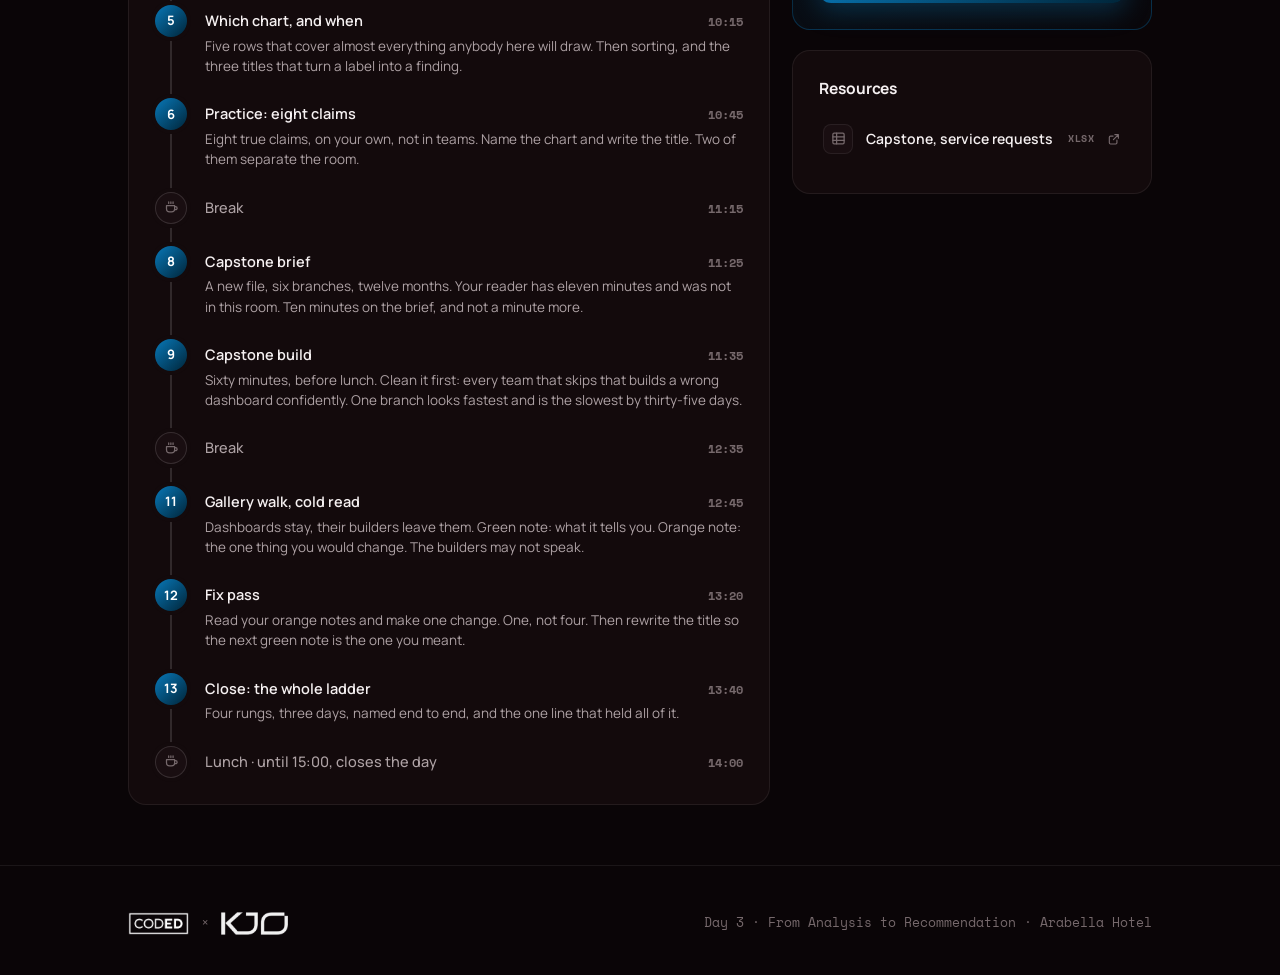
<file: public/coded-ada-day-3.html>
<!DOCTYPE html>
<html lang="en">
<head>
<meta charset="UTF-8">
<meta name="viewport" content="width=device-width, initial-scale=1.0">
<title>Day 3 &middot; From Analysis to Recommendation &middot; CODED &times; KJO</title>
<link rel="preconnect" href="https://fonts.googleapis.com">
<link rel="preconnect" href="https://fonts.gstatic.com" crossorigin>
<link href="https://fonts.googleapis.com/css2?family=Manrope:wght@400;500;600;700;800&family=Space+Mono:wght@400;700&display=swap" rel="stylesheet">
<style>
:root{
  --base:#0A0507; --card:#130A0C; --card-2:#190E11;
  --ink:#F5F0F1; --ink-dim:#AEA2A5; --ink-faint:#76696C;
  --maroon:#002539; --mid:#204898; --crimson:#0878B8; --rose:#35A7DC; --rose-lt:#C2EEFB;
  --line:rgba(255,255,255,.07); --line-2:rgba(255,255,255,.13);
  --f:'Manrope',system-ui,sans-serif; --mono:'Space Mono',ui-monospace,monospace;
}
*{box-sizing:border-box;margin:0;padding:0}
html{scroll-behavior:smooth}
body{background:radial-gradient(1100px 640px at 85% -8%,rgba(8,120,184,.12),transparent 60%),var(--base);
  color:var(--ink);font-family:var(--f);-webkit-font-smoothing:antialiased;line-height:1.5;overflow-x:hidden}
a{color:inherit;text-decoration:none}
a:focus-visible{outline:2px solid var(--rose);outline-offset:3px;border-radius:6px}
.wrap{max-width:1080px;margin:0 auto;padding:0 28px}

.topbar{position:relative;z-index:5;padding:26px 0 0}
.back{display:inline-flex;align-items:center;gap:9px;font-size:14px;font-weight:500;color:var(--ink-dim);
  transition:color .15s}
.back:hover{color:var(--ink)}
.back .ar{transition:transform .15s}.back:hover .ar{transform:translateX(-3px)}

.hero-wrap{padding:22px 0 0}
.d-hero{position:relative;border-radius:24px;overflow:hidden;padding:48px 46px 42px;
  background:linear-gradient(135deg,#204898 0%,#002539 100%);animation:rise .8s cubic-bezier(.2,.7,.2,1) both}
.d-hero::before{content:"";position:absolute;inset:0;pointer-events:none;
  background-image:linear-gradient(rgba(255,255,255,.05) 1px,transparent 1px),
    linear-gradient(90deg,rgba(255,255,255,.05) 1px,transparent 1px);
  background-size:46px 46px;
  -webkit-mask:radial-gradient(120% 130% at 88% -10%,#000,transparent 70%);
  mask:radial-gradient(120% 130% at 88% -10%,#000,transparent 70%)}
.d-hero::after{content:"";position:absolute;inset:0;pointer-events:none;
  background:radial-gradient(80% 120% at 100% 0%,rgba(255,255,255,.10),transparent 55%)}
.d-hero>*{position:relative;z-index:2}
.d-hero-top{display:flex;align-items:center;justify-content:space-between;gap:16px;margin-bottom:30px}
.cat-pill{display:inline-flex;align-items:center;gap:8px;padding:6px 13px;border-radius:999px;
  background:rgba(0,0,0,.24);font-size:12.5px;font-weight:600;color:#fff;backdrop-filter:blur(5px)}
.cat-pill .dot{width:6px;height:6px;border-radius:50%;background:#fff;opacity:.92}
.d-logos{display:flex;align-items:center;gap:12px;opacity:.96}
.d-logos .coded-logo{height:21px;width:auto;display:block}
.d-logos .kjo-logo{height:21px;width:auto;display:block}
.d-logos .x{color:rgba(255,255,255,.6);font-size:13px}
.d-hero h1{font-weight:800;letter-spacing:-.025em;line-height:1.03;font-size:clamp(34px,5.4vw,58px);color:#fff}
.d-hero .lede{margin-top:16px;max-width:600px;font-size:clamp(14.5px,1.6vw,17px);line-height:1.6;color:rgba(255,255,255,.88)}
.d-meta{display:flex;flex-wrap:wrap;gap:9px 26px;margin-top:26px;font-size:14px;font-weight:500;color:rgba(255,255,255,.9)}
.d-meta span{display:inline-flex;align-items:center;gap:8px}
.d-meta svg{opacity:.85;flex:none}

.d-grid{display:grid;grid-template-columns:1fr 360px;gap:22px;padding:34px 0 60px;align-items:start}
@media (max-width:880px){.d-grid{grid-template-columns:1fr}}
.panel{background:var(--card);border:1px solid var(--line);border-radius:18px;padding:26px}
.panel + .panel{margin-top:20px}
.panel h2{font-size:18px;font-weight:700;letter-spacing:-.01em}
.panel h3{font-size:15.5px;font-weight:700;letter-spacing:-.005em}
.panel .muted{margin-top:6px;font-size:13.5px;color:var(--ink-faint)}
.panel .brief{margin-top:14px;font-size:15px;line-height:1.62;color:var(--ink-dim)}
.panel .brief em{color:var(--ink);font-style:normal;font-weight:600}

.ros{list-style:none;margin:22px 0 0;position:relative}
.ros::before{content:"";position:absolute;left:15px;top:8px;bottom:8px;width:1.5px;background:var(--line-2)}
.ros li{position:relative;display:flex;gap:18px;padding:0 0 22px 0}
.ros li:last-child{padding-bottom:0}
.ros .num{position:relative;z-index:2;flex:none;width:32px;height:32px;border-radius:50%;
  display:flex;align-items:center;justify-content:center;font-size:13px;font-weight:700;color:#fff;
  background:linear-gradient(135deg,var(--crimson),var(--maroon));box-shadow:0 0 0 4px var(--card)}
.ros .brk{position:relative;z-index:2;flex:none;width:32px;height:32px;border-radius:50%;
  display:flex;align-items:center;justify-content:center;background:var(--card-2);border:1px solid var(--line-2);
  color:var(--ink-faint);box-shadow:0 0 0 4px var(--card)}
.ros .rc{flex:1;padding-top:5px}
.ros .rt{display:flex;justify-content:space-between;gap:14px;align-items:baseline}
.ros .rt b{font-size:14.5px;font-weight:600;color:var(--ink)}
.ros .time{font-size:12px;font-weight:600;color:var(--ink-faint);font-variant-numeric:tabular-nums;flex:none}
.ros .rd{margin-top:4px;font-size:13.5px;line-height:1.5;color:var(--ink-dim)}
.ros li.is-brk .rt b{color:var(--ink-dim);font-weight:500}

.con{display:flex;gap:15px;padding:17px 0;border-bottom:1px solid var(--line)}
.con:last-child{border-bottom:0;padding-bottom:0}
.con:first-of-type{padding-top:20px}
.con-n{flex:none;font-family:var(--mono);font-size:12px;font-weight:700;color:var(--rose);padding-top:2px}
.con b{display:block;font-size:14.5px;font-weight:700;color:var(--ink)}
.con p{margin-top:5px;font-size:13.5px;line-height:1.55;color:var(--ink-dim)}

.leave{list-style:none;margin:16px 0 0;display:flex;flex-direction:column;gap:13px}
.leave li{display:flex;gap:11px;font-size:14px;line-height:1.45;color:var(--ink)}
.leave svg{color:var(--rose);flex:none;margin-top:2px}
.chips{display:flex;flex-wrap:wrap;gap:8px;margin-top:16px}
.chip2{display:inline-flex;padding:7px 12px;border-radius:999px;background:var(--card-2);
  border:1px solid var(--line);font-size:12.5px;font-weight:500;color:var(--ink-dim)}

.cta-panel{background:linear-gradient(150deg,rgba(8,120,184,.14),rgba(0,37,57,.08));
  border-color:rgba(8,120,184,.32)}
.cta-ico{width:40px;height:40px;border-radius:11px;display:flex;align-items:center;justify-content:center;
  background:rgba(8,120,184,.18);color:var(--rose);margin-bottom:14px}
.cta-panel p{margin-top:7px;font-size:13.5px;line-height:1.55;color:var(--ink-dim)}
.slides-btn{margin-top:18px;display:flex;align-items:center;justify-content:center;gap:9px;
  padding:14px;border-radius:12px;color:#fff;font-size:14.5px;font-weight:600;
  background:linear-gradient(135deg,var(--crimson),var(--maroon));
  box-shadow:0 8px 26px rgba(8,120,184,.32);transition:transform .18s,box-shadow .18s}
.slides-btn:hover{transform:translateY(-2px);box-shadow:0 12px 34px rgba(8,120,184,.46)}
.slides-btn .ar{transition:transform .18s}.slides-btn:hover .ar{transform:translateX(4px)}

.res-list{display:flex;flex-direction:column;margin-top:10px}
.res{display:flex;align-items:center;gap:13px;padding:13px 4px;border-bottom:1px solid var(--line);
  transition:padding .15s}
.res:last-child{border-bottom:0}
.res:hover{padding-left:8px}
.res-ic{width:30px;height:30px;border-radius:8px;flex:none;display:flex;align-items:center;justify-content:center;
  background:var(--card-2);border:1px solid var(--line);color:var(--rose)}
.res-nm{flex:1;font-size:14px;font-weight:600;color:var(--ink)}
.res-tag{font-size:10px;font-weight:600;letter-spacing:.12em;text-transform:uppercase;color:var(--ink-faint)}
.res svg:last-child{color:var(--ink-faint);flex:none}

.site-foot{position:relative;border-top:1px solid var(--line);padding:46px 0 40px}
.foot-row{display:flex;justify-content:space-between;align-items:center;flex-wrap:wrap;gap:18px}
.f-lockup{display:flex;align-items:center;gap:13px}
.f-lockup .coded-logo{height:23px;width:auto;display:block}
.f-lockup .kjo-logo{height:23px;width:auto;display:block}
.f-lockup .x{color:var(--ink-faint);font-size:13px}
.foot-row .copy{font-size:13px;color:var(--ink-faint)}

@keyframes rise{from{opacity:0;transform:translateY(16px)}to{opacity:1;transform:none}}
@media (prefers-reduced-motion:reduce){.d-hero{animation:none}}
.cat-pill,.d-meta,.muted,.res-tag,.copy,.ros .time{font-family:var(--mono)}
.cat-pill,.res-tag{letter-spacing:.05em}
</style>
</head>
<body>
  <div class="wrap">
    <div class="topbar"><a class="back" href="index.html"><span class="ar">&larr;</span> Back to the programme</a></div>
  </div>

  <div class="wrap hero-wrap">
    <div class="d-hero">
      <div class="d-hero-top">
        <span class="cat-pill"><span class="dot"></span> Day 3 &middot; Recommend</span>
        <div class="d-logos">
          <img class="coded-logo" src="[data-uri]" alt="CODED">
          <span class="x">&times;</span>
          <img class="kjo-logo" src="[data-uri]" alt="KJO, Al-Khafji Joint Operations">
        </div>
      </div>
      <h1>From Analysis to Recommendation</h1>
      <p class="lede">A dashboard where every number is correct and nobody can use it. Then sixty minutes on a file you have never seen, and a silent gallery walk where strangers read your work without you.</p>
      <div class="d-meta">
        <span><svg viewBox="0 0 24 24" width="15" height="15" fill="none" stroke="currentColor" stroke-width="2" stroke-linecap="round" stroke-linejoin="round"><rect x="3" y="4.5" width="18" height="17" rx="2.5"/><path d="M16 2.5v4M8 2.5v4M3 10h18"/></svg> Day 3 of 3</span>
        <span><svg viewBox="0 0 24 24" width="15" height="15" fill="none" stroke="currentColor" stroke-width="2" stroke-linecap="round" stroke-linejoin="round"><circle cx="12" cy="12" r="9"/><path d="M12 7.5v5l3 2"/></svg> 09:00 – 15:00</span>
        <span><svg viewBox="0 0 24 24" width="15" height="15" fill="none" stroke="currentColor" stroke-width="2" stroke-linecap="round" stroke-linejoin="round"><path d="M21 10.5c0 6.5-9 12.5-9 12.5s-9-6-9-12.5a9 9 0 0118 0z"/><circle cx="12" cy="10.5" r="3"/></svg> Arabella Hotel</span>
      </div>
    </div>
  </div>

  <div class="wrap">
    <div class="d-grid">
      <div class="d-main">
        <section class="panel">
          <h2>The day</h2>
          <p class="brief">The top rung. It is a practical question, not a theory: <em>what do you put in front of somebody who has eleven minutes and was not in the room?</em> The morning is dashboards, what one is actually for, which chart answers which claim, and why the title carries the finding. Then the capstone, before lunch: a file nobody has seen, sixty minutes to clean it and build, then a cold read where the builders are not allowed to speak. You find out what your dashboard says to somebody who only has your dashboard.</p>
        </section>

        <section class="panel">
          <h2>Three concepts</h2>
          <p class="muted">The chart follows the claim, and the title carries the finding.</p>
<div class="con"><span class="con-n">01</span><div><b>What a dashboard is for</b><p>Not a report of everything in the file. The smallest set of charts that answers one decision. Reports answer what happened; dashboards answer what do I do.</p></div></div>
<div class="con"><span class="con-n">02</span><div><b>Which chart, and when</b><p>The chart follows the claim. Groups → sorted bar. Time → line. Two numbers → scatter. One number that matters on its own → no chart, say the number.</p></div></div>
<div class="con"><span class="con-n">03</span><div><b>The title is where the finding goes</b><p>It is the only part of a chart everybody reads. If your title could sit on any chart in the file without changing, it is a label, not a title.</p></div></div>
        </section>

        <section class="panel">
          <h2>Run of show</h2>
          <p class="muted">A guide, not a script, timings flex to the room.</p>
          <ol class="ros">
<li><span class="num">1</span><div class="rc"><div class="rt"><b>The dashboard nobody could use</b><span class="time">09:00</span></div><div class="rd">Four charts, four KPI cards, every number arithmetically correct, and not one of them says where to send the engineer on Monday.</div></div></li>
<li><span class="num">2</span><div class="rc"><div class="rt"><b>What a dashboard is for</b><span class="time">09:20</span></div><div class="rd">Not a report of everything in the file: the smallest set of charts that answers one decision. Every chart answers exactly one question, or it goes.</div></div></li>
<li><span class="num">3</span><div class="rc"><div class="rt"><b>Practice: write the question</b><span class="time">09:40</span></div><div class="rd">Not a critique. For each chart, the question it should have answered, and whether it does. One of the four survives.</div></div></li>
<li class="is-brk"><span class="brk"><svg viewBox="0 0 24 24" width="15" height="15" fill="none" stroke="currentColor" stroke-width="2" stroke-linecap="round" stroke-linejoin="round"><path d="M4 9h13v5a5 5 0 01-5 5H9a5 5 0 01-5-5z"/><path d="M17 10.5h1.5a2.5 2.5 0 010 5H17"/><path d="M7.5 3v2.5M11 3v2.5M14.5 3v2.5"/></svg></span><div class="rc"><div class="rt"><b>Break</b><span class="time">10:05</span></div></div></li>
<li><span class="num">5</span><div class="rc"><div class="rt"><b>Which chart, and when</b><span class="time">10:15</span></div><div class="rd">Five rows that cover almost everything anybody here will draw. Then sorting, and the three titles that turn a label into a finding.</div></div></li>
<li><span class="num">6</span><div class="rc"><div class="rt"><b>Practice: eight claims</b><span class="time">10:45</span></div><div class="rd">Eight true claims, on your own, not in teams. Name the chart and write the title. Two of them separate the room.</div></div></li>
<li class="is-brk"><span class="brk"><svg viewBox="0 0 24 24" width="15" height="15" fill="none" stroke="currentColor" stroke-width="2" stroke-linecap="round" stroke-linejoin="round"><path d="M4 9h13v5a5 5 0 01-5 5H9a5 5 0 01-5-5z"/><path d="M17 10.5h1.5a2.5 2.5 0 010 5H17"/><path d="M7.5 3v2.5M11 3v2.5M14.5 3v2.5"/></svg></span><div class="rc"><div class="rt"><b>Break</b><span class="time">11:15</span></div></div></li>
<li><span class="num">8</span><div class="rc"><div class="rt"><b>Capstone brief</b><span class="time">11:25</span></div><div class="rd">A new file, six branches, twelve months. Your reader has eleven minutes and was not in this room. Ten minutes on the brief, and not a minute more.</div></div></li>
<li><span class="num">9</span><div class="rc"><div class="rt"><b>Capstone build</b><span class="time">11:35</span></div><div class="rd">Sixty minutes, before lunch. Clean it first: every team that skips that builds a wrong dashboard confidently. One branch looks fastest and is the slowest by thirty-five days.</div></div></li>
<li class="is-brk"><span class="brk"><svg viewBox="0 0 24 24" width="15" height="15" fill="none" stroke="currentColor" stroke-width="2" stroke-linecap="round" stroke-linejoin="round"><path d="M4 9h13v5a5 5 0 01-5 5H9a5 5 0 01-5-5z"/><path d="M17 10.5h1.5a2.5 2.5 0 010 5H17"/><path d="M7.5 3v2.5M11 3v2.5M14.5 3v2.5"/></svg></span><div class="rc"><div class="rt"><b>Break</b><span class="time">12:35</span></div></div></li>
<li><span class="num">11</span><div class="rc"><div class="rt"><b>Gallery walk, cold read</b><span class="time">12:45</span></div><div class="rd">Dashboards stay, their builders leave them. Green note: what it tells you. Orange note: the one thing you would change. The builders may not speak.</div></div></li>
<li><span class="num">12</span><div class="rc"><div class="rt"><b>Fix pass</b><span class="time">13:20</span></div><div class="rd">Read your orange notes and make one change. One, not four. Then rewrite the title so the next green note is the one you meant.</div></div></li>
<li><span class="num">13</span><div class="rc"><div class="rt"><b>Close: the whole ladder</b><span class="time">13:40</span></div><div class="rd">Four rungs, three days, named end to end, and the one line that held all of it.</div></div></li>
<li class="is-brk"><span class="brk"><svg viewBox="0 0 24 24" width="15" height="15" fill="none" stroke="currentColor" stroke-width="2" stroke-linecap="round" stroke-linejoin="round"><path d="M4 9h13v5a5 5 0 01-5 5H9a5 5 0 01-5-5z"/><path d="M17 10.5h1.5a2.5 2.5 0 010 5H17"/><path d="M7.5 3v2.5M11 3v2.5M14.5 3v2.5"/></svg></span><div class="rc"><div class="rt"><b>Lunch &middot; until 15:00, closes the day</b><span class="time">14:00</span></div></div></li>
          </ol>
        </section>
      </div>

      <aside class="d-side">
        <section class="panel">
          <h3>What you will leave able to do</h3>
          <ul class="leave">
<li><svg viewBox="0 0 24 24" width="15" height="15" fill="none" stroke="currentColor" stroke-width="2.5" stroke-linecap="round" stroke-linejoin="round"><path d="M4 12l5 5L20 6"/></svg><span>Write down the decision a dashboard is for, before building any of it.</span></li>
<li><svg viewBox="0 0 24 24" width="15" height="15" fill="none" stroke="currentColor" stroke-width="2.5" stroke-linecap="round" stroke-linejoin="round"><path d="M4 12l5 5L20 6"/></svg><span>Pick the chart from the claim. Five rows cover almost everything.</span></li>
<li><svg viewBox="0 0 24 24" width="15" height="15" fill="none" stroke="currentColor" stroke-width="2.5" stroke-linecap="round" stroke-linejoin="round"><path d="M4 12l5 5L20 6"/></svg><span>Write a title that states the finding, not the axes.</span></li>
<li><svg viewBox="0 0 24 24" width="15" height="15" fill="none" stroke="currentColor" stroke-width="2.5" stroke-linecap="round" stroke-linejoin="round"><path d="M4 12l5 5L20 6"/></svg><span>Ship something a stranger can read without you standing next to it.</span></li>
          </ul>
        </section>

        <section class="panel">
          <h3>What we cover</h3>
          <div class="chips">
<span class="chip2">The Monday question</span>
<span class="chip2">One question per chart</span>
<span class="chip2">The five-row rule</span>
<span class="chip2">Sorting</span>
<span class="chip2">Titles that state findings</span>
<span class="chip2">The capstone</span>
<span class="chip2">Cold read</span>
          </div>
        </section>

        <section class="panel cta-panel">
          <div class="cta-ico"><svg viewBox="0 0 24 24" width="20" height="20" fill="none" stroke="currentColor" stroke-width="2" stroke-linecap="round" stroke-linejoin="round"><rect x="2.5" y="4" width="19" height="13" rx="2.5"/><path d="M9 20.5h6M12 17v3.5"/></svg></div>
          <h3>Day 3 slides</h3>
          <p>The full interactive deck, built on the day&rsquo;s own spine, with the live
             demos and the four-switch widget, exactly as run in the room.</p>
          <a class="slides-btn" href="coded-ada-day-3-deck.html"><span>Open the slides</span> <span class="ar">&rarr;</span></a>
        </section>

        <section class="panel cta-panel">
          <div class="cta-ico"><svg viewBox="0 0 24 24" width="20" height="20" fill="none" stroke="currentColor" stroke-width="2" stroke-linecap="round" stroke-linejoin="round"><path d="M4 5.5A2.5 2.5 0 016.5 3H19v15.5H6.5A2.5 2.5 0 004 21z"/><path d="M19 18.5H6.5A2.5 2.5 0 004 21M8.5 7.5h7M8.5 11h5"/></svg></div>
          <h3>Day 3 workbook</h3>
          <p>Every exercise, every page, fillable in your browser. It saves as you type on your own
             device, so it is still there tomorrow. Print it or download your answers at the end.</p>
          <a class="slides-btn" href="coded-ada-day-3-workbook.html"><span>Open the workbook</span> <span class="ar">&rarr;</span></a>
        </section>



        <section class="panel">
          <h3>Resources</h3>
          <div class="res-list">
<a class="res" href="capstone-service-requests.xlsx" target=_blank rel=noopener><span class="res-ic"><svg viewBox="0 0 24 24" width="15" height="15" fill="none" stroke="currentColor" stroke-width="2" stroke-linecap="round" stroke-linejoin="round"><rect x="3" y="3.5" width="18" height="17" rx="2"/><path d="M3 9.5h18M3 15h18M9 3.5v17"/></svg></span><span class="res-nm">Capstone, service requests</span><span class="res-tag">XLSX</span><svg viewBox="0 0 24 24" width="14" height="14" fill="none" stroke="currentColor" stroke-width="2" stroke-linecap="round" stroke-linejoin="round"><path d="M13.5 4.5H19.5V10.5M19.5 4.5L11 13"/><path d="M17 14v4.5a2 2 0 01-2 2H6a2 2 0 01-2-2V9a2 2 0 012-2h4.5"/></svg></a>
          </div>
        </section>
      </aside>
    </div>
  </div>

  <footer class="site-foot">
    <div class="wrap">
      <div class="foot-row">
        <div class="f-lockup">
          <img class="coded-logo" src="[data-uri]" alt="CODED">
          <span class="x">&times;</span>
          <img class="kjo-logo" src="[data-uri]" alt="KJO, Al-Khafji Joint Operations">
        </div>
        <span class="copy">Day 3 &middot; From Analysis to Recommendation &middot; Arabella Hotel</span>
      </div>
    </div>
  </footer>
</body>
</html>
</file>
